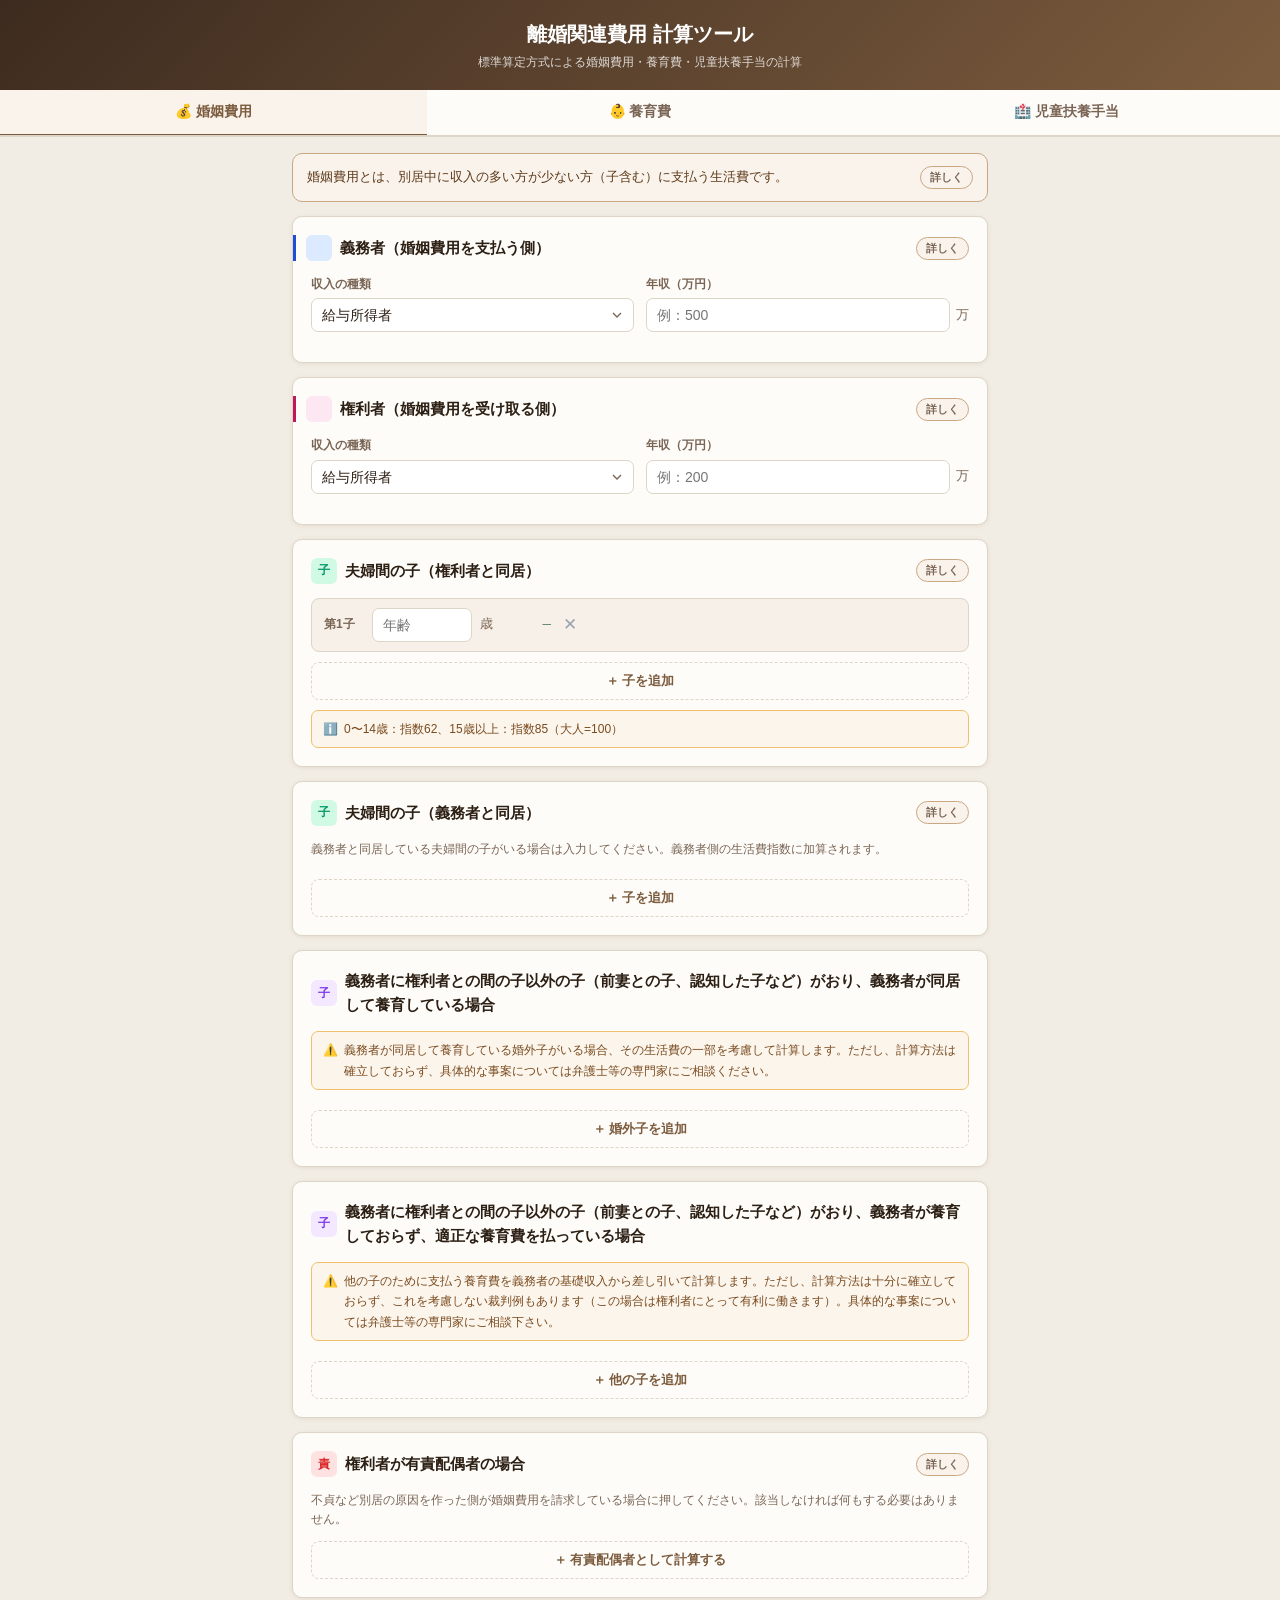
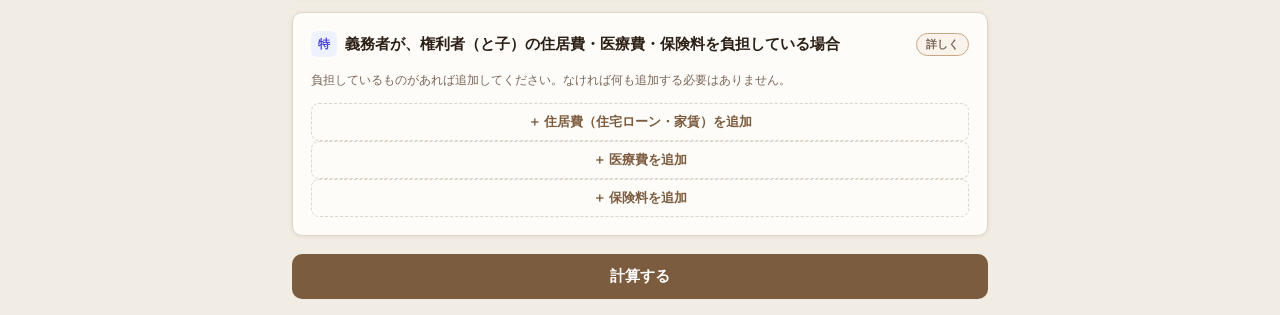
<file: index.html>
<!DOCTYPE html>
<html lang="ja">
<head>
  <meta charset="UTF-8">
  <meta name="viewport" content="width=device-width, initial-scale=1.0, maximum-scale=1.0">
  <title>離婚関連費用 計算ツール</title>
  <style>
    :root{--primary:#7C5C3E;--primary-hover:#5D4230;--primary-light:#FAF3EC;--success:#4D7C5A;--success-light:#EEF7F1;--success-border:#95C4A4;--warning:#B07A3C;--warning-light:#FBF5EC;--danger:#B84040;--danger-light:#FEF2F2;--border:#DDD5C8;--bg:#F2EDE4;--card:#FEFCF9;--text:#2C1F14;--text-muted:#7A6555;--radius:10px;--shadow:0 1px 4px rgba(100,60,20,.10)}
    *,*::before,*::after{box-sizing:border-box;margin:0;padding:0}
    body{font-family:-apple-system,BlinkMacSystemFont,'Noto Sans JP','Hiragino Kaku Gothic ProN',sans-serif;background:var(--bg);color:var(--text);font-size:14px;line-height:1.6;min-height:100vh}
    .header{background:linear-gradient(135deg,#3D2B1F,#7C5C3E);color:#fff;padding:18px 20px;text-align:center}
    .header h1{font-size:20px;font-weight:700}.header p{font-size:12px;opacity:.8;margin-top:3px}
    .tabs{display:flex;background:var(--card);border-bottom:2px solid var(--border);overflow-x:auto;position:sticky;top:0;z-index:10}
    .tab-btn{flex:1;min-width:90px;padding:13px 6px;border:none;background:none;cursor:pointer;font-size:14px;font-weight:600;color:var(--text-muted);border-bottom:3px solid transparent;margin-bottom:-2px;transition:all .2s;white-space:nowrap}
    .tab-btn.active{color:var(--primary);border-bottom-color:var(--primary);background:var(--primary-light)}
    .container{max-width:720px;margin:0 auto;padding:16px 12px}
    .panel{display:none}.panel.active{display:block}
    .info-banner{background:var(--primary-light);border:1px solid #C8A882;border-radius:var(--radius);padding:12px 14px;margin-bottom:14px;display:flex;justify-content:space-between;align-items:center;gap:10px}
    .info-banner p{font-size:13px;color:#5D3A1A;flex:1}
    .card{background:var(--card);border-radius:var(--radius);border:1px solid var(--border);padding:18px;margin-bottom:14px;box-shadow:var(--shadow)}
    .card-title{font-size:15px;font-weight:700;margin-bottom:14px;display:flex;align-items:center;gap:8px;color:var(--text)}
    .icon{width:26px;height:26px;border-radius:6px;flex-shrink:0;display:inline-flex;align-items:center;justify-content:center;font-size:12px;font-weight:700}
    .icon-obligor{background:#dbeafe;color:#1d4ed8}
    .icon-obligee{background:#fce7f3;color:#be185d}
    .icon-child{background:#d1fae5;color:#059669}
    .icon-other{background:#f3e8ff;color:#7c3aed}
    .person-obligor .card-title{border-left:3px solid #1d4ed8;padding-left:10px;margin-left:-18px}
    .person-obligee .card-title{border-left:3px solid #be185d;padding-left:10px;margin-left:-18px}
    .help-btn{border:1px solid #C8A882;border-radius:20px;background:#FAF3EC;color:var(--text-muted);cursor:pointer;font-size:11px;font-weight:600;flex-shrink:0;margin-left:auto;padding:3px 9px;white-space:nowrap;transition:all .2s}
    .help-btn:hover{background:var(--primary-light);border-color:var(--primary);color:var(--primary)}
    .form-row{display:grid;grid-template-columns:1fr 1fr;gap:12px;margin-bottom:12px}
    @media(max-width:480px){.form-row{grid-template-columns:1fr}}
    .form-group{display:flex;flex-direction:column;gap:4px}
    label{font-size:12px;font-weight:600;color:var(--text-muted)}
    .input-wrap{display:flex;align-items:center;gap:6px}.input-wrap input,.input-wrap select{flex:1}
    .unit{font-size:13px;color:var(--text-muted);white-space:nowrap}
    input[type=number],input[type=text],select{width:100%;padding:8px 10px;border:1.5px solid var(--border);border-radius:7px;font-size:14px;color:var(--text);background:#fff;transition:border-color .2s;-webkit-appearance:none}
    input:focus,select:focus{outline:none;border-color:var(--primary);box-shadow:0 0 0 3px rgba(124,92,62,.12)}
    select{background-image:url("data:image/svg+xml,%3Csvg xmlns='http://www.w3.org/2000/svg' width='16' height='16' viewBox='0 0 24 24' fill='none' stroke='%237A6555' stroke-width='2'%3E%3Cpath d='M6 9l6 6 6-6'/%3E%3C/svg%3E");background-repeat:no-repeat;background-position:right 8px center;padding-right:30px}
    .extra-fields{background:#F7F0E8;border-radius:8px;padding:12px;margin-top:8px;border:1px dashed var(--border)}
    .children-list{display:flex;flex-direction:column;gap:8px;margin-bottom:10px}
    .child-row{display:flex;align-items:center;gap:8px;background:#F7F0E8;border-radius:8px;padding:9px 12px;border:1px solid var(--border)}
    .child-label{font-size:12px;font-weight:600;color:var(--text-muted);min-width:40px}
    .child-row input{flex:1;max-width:100px}
    .age-index{font-size:12px;color:var(--success);font-weight:600;min-width:50px;text-align:right}
    .btn-remove{background:none;border:none;cursor:pointer;color:#9ca3af;padding:4px;font-size:17px;line-height:1}
    .btn-remove:hover{color:var(--danger)}
    .btn-add{width:100%;padding:9px;border:1.5px dashed var(--border);background:none;border-radius:8px;cursor:pointer;font-size:13px;font-weight:600;color:var(--primary);display:flex;align-items:center;justify-content:center;gap:6px}
    .btn-add:hover{background:var(--primary-light);border-color:var(--primary)}
    .btn-calc{width:100%;padding:13px;background:var(--primary);color:#fff;border:none;border-radius:var(--radius);font-size:15px;font-weight:700;cursor:pointer;transition:background .2s;margin-top:4px}
    .btn-calc:hover{background:var(--primary-hover)}
    .result-box{background:var(--success-light);border:1.5px solid var(--success-border);border-radius:var(--radius);padding:20px;margin-bottom:14px}
    .result-box.warning{background:var(--warning-light);border-color:#F0C070}
    .result-label{font-size:13px;font-weight:600;color:var(--success);margin-bottom:2px}
    .result-box.warning .result-label{color:var(--warning)}
    .result-amount{font-size:32px;font-weight:800;color:var(--success);line-height:1.1}
    .result-box.warning .result-amount{color:var(--warning)}
    .result-sub{font-size:13px;color:#2D5E3A;margin-top:6px}
    .result-box.warning .result-sub{color:#7A4A1E}
    .formula-header{background:#EDE5D8;border:1px solid #C8A882;border-radius:8px;padding:12px 14px;margin-bottom:14px}
    .formula-header .fh-title{font-size:11px;font-weight:700;color:var(--text-muted);letter-spacing:.06em;text-transform:uppercase;margin-bottom:8px}
    .formula-header .fh-eq{font-family:'Courier New',monospace;font-size:12px;color:var(--primary);font-weight:700;margin-bottom:4px;word-break:break-all;line-height:1.8}
    .formula-header .fh-vars{font-size:11.5px;color:var(--text-muted);line-height:2;margin-top:8px;border-top:1px dashed #C8A882;padding-top:8px}
    .breakdown{background:#F7F0E8;border-radius:8px;border:1px solid var(--border);padding:14px;margin-bottom:14px}
    .breakdown-title{font-size:12px;font-weight:700;color:var(--text-muted);margin-bottom:10px;text-transform:uppercase;letter-spacing:.05em}
    .bk-row{display:flex;justify-content:space-between;align-items:flex-start;padding:5px 0;border-bottom:1px dashed #DDD5C8;gap:8px;font-size:13px}
    .bk-row:last-child{border-bottom:none}
    .bk-key{color:var(--text-muted);flex:1}.bk-val{font-weight:700;white-space:nowrap;color:var(--text)}
    .bk-desc{font-size:12px;color:var(--text);padding:3px 2px 6px;line-height:1.65;background:#fff;border-radius:5px;padding:6px 8px;margin:4px 0 6px;border-left:3px solid #C8A882}
    .bk-formula{font-size:11.5px;color:var(--text-muted);background:#EDE5D8;padding:6px 10px;border-radius:5px;font-family:'Courier New',monospace;margin-top:2px;margin-bottom:6px;line-height:1.8;word-break:break-all}
    .re-card-top select{flex:1}
    .ratio-row input{width:72px}
    .sec-title{font-size:12px;font-weight:700;color:var(--text-muted);letter-spacing:.06em;text-transform:uppercase;margin:14px 0 10px;display:flex;align-items:center;gap:8px}
    .sec-title::after{content:'';flex:1;height:1px;background:var(--border)}
    .note{font-size:12px;color:#7A4A1E;background:#FBF5EC;border:1px solid #F0C070;border-radius:7px;padding:8px 12px 8px 32px;margin-top:8px;position:relative;line-height:1.7}
    .note-icon{position:absolute;left:11px;top:8px}
    .legal-text{width:100%;box-sizing:border-box;min-height:260px;font-size:12px;line-height:1.9;padding:10px 12px;border:1px solid var(--border);border-radius:7px;background:#fff;color:var(--text);font-family:inherit;resize:vertical;white-space:pre-wrap}
    .btn-copy{width:100%;margin-top:8px;padding:11px;background:var(--primary);color:#fff;border:none;border-radius:var(--radius);font-size:14px;font-weight:700;cursor:pointer}
    .btn-copy:hover{background:var(--primary-hover)}
    .note-plain{padding-left:12px}
    .note-plain>div+div{margin-top:6px}
    .err-msg{background:var(--danger-light);border:1px solid #fca5a5;border-radius:8px;padding:10px 14px;color:var(--danger);font-size:13px;margin-bottom:12px}
    .modal-overlay{position:fixed;top:0;left:0;right:0;bottom:0;background:rgba(0,0,0,.5);z-index:100;display:none;align-items:flex-start;justify-content:center;padding:20px;overflow-y:auto}
    .modal-overlay.open{display:flex}
    .modal-box{background:var(--card);border-radius:14px;padding:22px;max-width:500px;width:100%;margin:auto;position:relative;border:1px solid var(--border)}
    .modal-close{position:absolute;top:12px;right:12px;background:none;border:none;cursor:pointer;font-size:20px;color:var(--text-muted);padding:4px}
    .modal-title{font-size:16px;font-weight:700;margin-bottom:14px;padding-right:30px;color:var(--primary)}
    .modal-body{font-size:13px;line-height:1.75}
    .modal-body h4{font-size:13px;font-weight:700;margin:12px 0 5px;color:var(--text)}
    .modal-body p{margin-bottom:8px}
    .modal-body ol,.modal-body ul{padding-left:16px;margin-bottom:8px}
    .modal-body li{margin-bottom:5px}
    .help-note{background:#FBF5EC;border-left:3px solid #C8A882;padding:8px 12px;border-radius:0 6px 6px 0;margin:10px 0;font-size:12px}
    .modal-body table{width:100%;border-collapse:collapse;margin:8px 0}
    .modal-body th,.modal-body td{padding:6px 8px;border:1px solid var(--border);font-size:12px}
    .modal-body th{background:var(--primary-light);color:var(--primary)}
    .br-table{width:100%;border-collapse:collapse;font-size:13px;margin:8px 0}
    .br-table th{background:#EDE5D8;color:var(--primary);padding:7px 10px;text-align:left;font-weight:700;border-bottom:2px solid #C8A882}
    .br-table td{padding:7px 10px;border-bottom:1px dashed var(--border);vertical-align:middle}
    .br-table tr:last-child td{border-bottom:none}
    .br-table .num{text-align:right;font-weight:700;white-space:nowrap}
    .br-table .pos{color:var(--success)}.br-table .neg{color:var(--danger)}
    .br-table tr.breakeven{background:#FFFBEC}
    .phase-badge{display:inline-block;font-size:10px;font-weight:700;padding:2px 6px;border-radius:10px;margin-left:4px;vertical-align:middle}
    .phase-badge.stop{background:#FEF2F2;color:var(--danger);border:1px solid #fca5a5}
  </style>
</head>
<body>
<header class="header">
  <h1>離婚関連費用 計算ツール</h1>
  <p>標準算定方式による婚姻費用・養育費・児童扶養手当の計算</p>
</header>
<nav class="tabs">
  <button class="tab-btn active" onclick="switchTab('konin',this)">💰 婚姻費用</button>
  <button class="tab-btn" onclick="switchTab('youiku',this)">👶 養育費</button>
  <button class="tab-btn" onclick="switchTab('break',this)">🏥 児童扶養手当</button>
</nav>
<div class="container">

  <!-- ===== 婚姻費用 ===== -->
  <div id="panel-konin" class="panel active">
    <div class="info-banner">
      <p>婚姻費用とは、別居中に収入の多い方が少ない方（子含む）に支払う生活費です。</p>
      <button class="help-btn" onclick="showHelp('konin')">詳しく</button>
    </div>
    <div class="card person-obligor">
      <div class="card-title"><span class="icon icon-obligor"></span>義務者（婚姻費用を支払う側）<button class="help-btn" onclick="showHelp('obligor')">詳しく</button></div>
      <div class="form-row">
        <div class="form-group"><label>収入の種類</label>
          <select id="k-ob-type" onchange="toggleExtra('k-ob')">
            <option value="employee">給与所得者</option>
            <option value="self">事業所得者（課税所得）</option>
            <option value="mixed">給与＋事業所得</option>
          </select>
        </div>
        <div class="form-group"><label id="k-ob-salary-label">年収（万円）</label>
          <div class="input-wrap"><input type="number" id="k-ob-salary" placeholder="例：500" min="0"><span class="unit">万</span></div>
        </div>
      </div>
      <div id="k-ob-extra" class="extra-fields" style="display:none">
        <div class="form-row">
          <div class="form-group"><label>事業所得（万円）</label><div class="input-wrap"><input type="number" id="k-ob-business" placeholder="例：100" min="0"><span class="unit">万</span></div></div>
          <div class="form-group"><label>社会保険料（万円）</label><div class="input-wrap"><input type="number" id="k-ob-insurance" placeholder="例：15" min="0"><span class="unit">万</span></div></div>
        </div>
      </div>
    </div>
    <div class="card person-obligee">
      <div class="card-title"><span class="icon icon-obligee"></span>権利者（婚姻費用を受け取る側）<button class="help-btn" onclick="showHelp('obligor')">詳しく</button></div>
      <div class="form-row">
        <div class="form-group"><label>収入の種類</label>
          <select id="k-ee-type" onchange="toggleExtra('k-ee')">
            <option value="employee">給与所得者</option>
            <option value="self">事業所得者（課税所得）</option>
            <option value="mixed">給与＋事業所得</option>
          </select>
        </div>
        <div class="form-group"><label id="k-ee-salary-label">年収（万円）</label>
          <div class="input-wrap"><input type="number" id="k-ee-salary" placeholder="例：200" min="0"><span class="unit">万</span></div>
        </div>
      </div>
      <div id="k-ee-extra" class="extra-fields" style="display:none">
        <div class="form-row">
          <div class="form-group"><label>事業所得（万円）</label><div class="input-wrap"><input type="number" id="k-ee-business" placeholder="例：100" min="0"><span class="unit">万</span></div></div>
          <div class="form-group"><label>社会保険料（万円）</label><div class="input-wrap"><input type="number" id="k-ee-insurance" placeholder="例：15" min="0"><span class="unit">万</span></div></div>
        </div>
      </div>
    </div>
    <!-- ③ Changed label for 婚姻費用 child section -->
    <div class="card">
      <div class="card-title"><span class="icon icon-child">子</span>夫婦間の子（権利者と同居）<button class="help-btn" onclick="showHelp('child_index')">詳しく</button></div>
      <div id="k-children-list" class="children-list"></div>
      <button class="btn-add" onclick="addChild('k')">＋ 子を追加</button>
      <div class="note" style="margin-top:10px"><span class="note-icon">ℹ️</span>0〜14歳：指数62、15歳以上：指数85（大人=100）</div>
    </div>
    <!-- ④ New card: 夫婦間の子（義務者と同居）for 婚姻費用 -->
    <div class="card">
      <div class="card-title"><span class="icon icon-child">子</span>夫婦間の子（義務者と同居）<button class="help-btn" onclick="showHelp('ob_child')">詳しく</button></div>
      <p style="font-size:12px;color:var(--text-muted);margin-bottom:10px">義務者と同居している夫婦間の子がいる場合は入力してください。義務者側の生活費指数に加算されます。</p>
      <div id="k-ob-children-list" class="children-list"></div>
      <button class="btn-add" onclick="addObChild('k')">＋ 子を追加</button>
    </div>
    <!-- ⑥ New card: 義務者が同居して養育する婚外子 for 婚姻費用 -->
    <div class="card">
      <div class="card-title"><span class="icon icon-other">子</span>義務者に権利者との間の子以外の子（前妻との子、認知した子など）がおり、義務者が同居して養育している場合</div>
      <div class="note" style="margin-bottom:10px"><span class="note-icon">⚠️</span>義務者が同居して養育している婚外子がいる場合、その生活費の一部を考慮して計算します。ただし、計算方法は確立しておらず、具体的な事案については弁護士等の専門家にご相談ください。</div>
      <div id="k-res-other-list" class="children-list"></div>
      <button class="btn-add" onclick="addResOtherChild('k')">＋ 婚外子を追加</button>
      <div id="k-res-other-parent-wrap" style="display:none;margin-top:10px">
        <div class="form-group"><label>婚外子の他方の親の年収（万円）（不明な場合は空欄）</label>
          <div class="input-wrap"><input type="number" id="k-res-other-income" placeholder="例：200" min="0"><span class="unit">万</span></div>
        </div>
      </div>
    </div>
    <!-- ⑨ Renamed "他の子" card for 婚姻費用 -->
    <div class="card">
      <div class="card-title"><span class="icon icon-other">子</span>義務者に権利者との間の子以外の子（前妻との子、認知した子など）がおり、義務者が養育しておらず、適正な養育費を払っている場合</div>
      <div class="note" style="margin-bottom:10px"><span class="note-icon">⚠️</span>他の子のために支払う養育費を義務者の基礎収入から差し引いて計算します。ただし、計算方法は十分に確立しておらず、これを考慮しない裁判例もあります（この場合は権利者にとって有利に働きます）。具体的な事案については弁護士等の専門家にご相談下さい。</div>
      <div id="k-other-list" class="children-list"></div>
      <button class="btn-add" onclick="addOtherChild('k')">＋ 他の子を追加</button>
      <div id="k-other-parent-wrap" style="display:none;margin-top:10px">
        <div class="form-group"><label>他の子の養育者（他方の親）の年収（万円）</label>
          <div class="input-wrap"><input type="number" id="k-other-parent-income" placeholder="例：200" min="0"><span class="unit">万</span></div>
        </div>
      </div>
    </div>
    <!-- 有責配偶者（婚姻費用のみ） -->
    <div class="card">
      <div class="card-title"><span class="icon" style="background:#fee2e2;color:#dc2626">責</span>権利者が有責配偶者の場合<button class="help-btn" onclick="showHelp('yuseki')">詳しく</button></div>
      <p style="font-size:12px;color:var(--text-muted);margin-bottom:12px">不貞など別居の原因を作った側が婚姻費用を請求している場合に押してください。該当しなければ何もする必要はありません。</p>
      <div id="k-yuseki-list"></div>
      <button class="btn-add" id="k-add-yuseki" onclick="addYuseki()">＋ 有責配偶者として計算する</button>
    </div>
    <!-- 特別経費 -->
    <div class="card">
      <div class="card-title"><span class="icon" style="background:#eef2ff;color:#4f46e5">特</span>義務者が、権利者（と子）の住居費・医療費・保険料を負担している場合<button class="help-btn" onclick="showHelp('housing')">詳しく</button></div>
      <p style="font-size:12px;color:var(--text-muted);margin-bottom:12px">負担しているものがあれば追加してください。なければ何も追加する必要はありません。</p>
      <div id="k-special-list"></div>
      <div class="note" id="k-special-note" style="display:none"><span class="note-icon">ℹ️</span>標準額は権利者の年間収入階級に応じて、司法研修所編『養育費，婚姻費用の算定に関する実証的研究』31頁「（資料2）平成25〜29年 特別経費実収入比の平均値」から自動で判定します。控除できるのは<strong>標準額が上限</strong>で、負担額の全額ではありません（住宅ローンの超過部分は資産形成的支出として財産分与で清算）。</div>
      <button class="btn-add" id="k-add-housing" onclick="addSpecialCost('housing')">＋ 住居費（住宅ローン・家賃）を追加</button>
      <button class="btn-add" id="k-add-medical" onclick="addSpecialCost('medical')">＋ 医療費を追加</button>
      <button class="btn-add" id="k-add-insurance" onclick="addSpecialCost('insurance')">＋ 保険料を追加</button>
    </div>
    <button class="btn-calc" onclick="calcKonin()">計算する</button>
    <div id="k-result" style="display:none;margin-top:14px"></div>
  </div>

  <!-- ===== 養育費 ===== -->
  <div id="panel-youiku" class="panel">
    <div class="info-banner">
      <p>養育費とは、子と別れて暮らす親が、子と暮らす親に支払う養育に必要な費用です。</p>
      <button class="help-btn" onclick="showHelp('youiku')">詳しく</button>
    </div>
    <div class="card person-obligor">
      <div class="card-title"><span class="icon icon-obligor"></span>義務者（養育費を支払う側）<button class="help-btn" onclick="showHelp('obligor')">詳しく</button></div>
      <div class="form-row">
        <div class="form-group"><label>収入の種類</label>
          <select id="y-ob-type" onchange="toggleExtra('y-ob')">
            <option value="employee">給与所得者</option>
            <option value="self">事業所得者（課税所得）</option>
            <option value="mixed">給与＋事業所得</option>
          </select>
        </div>
        <div class="form-group"><label id="y-ob-salary-label">年収（万円）</label>
          <div class="input-wrap"><input type="number" id="y-ob-salary" placeholder="例：500" min="0"><span class="unit">万</span></div>
        </div>
      </div>
      <div id="y-ob-extra" class="extra-fields" style="display:none">
        <div class="form-row">
          <div class="form-group"><label>事業所得（万円）</label><div class="input-wrap"><input type="number" id="y-ob-business" placeholder="例：100" min="0"><span class="unit">万</span></div></div>
          <div class="form-group"><label>社会保険料（万円）</label><div class="input-wrap"><input type="number" id="y-ob-insurance" placeholder="例：15" min="0"><span class="unit">万</span></div></div>
        </div>
      </div>
    </div>
    <div class="card person-obligee">
      <div class="card-title"><span class="icon icon-obligee"></span>権利者（養育費を受け取る側）<button class="help-btn" onclick="showHelp('obligor')">詳しく</button></div>
      <div class="form-row">
        <div class="form-group"><label>収入の種類</label>
          <select id="y-ee-type" onchange="toggleExtra('y-ee')">
            <option value="employee">給与所得者</option>
            <option value="self">事業所得者（課税所得）</option>
            <option value="mixed">給与＋事業所得</option>
          </select>
        </div>
        <div class="form-group"><label id="y-ee-salary-label">年収（万円）</label>
          <div class="input-wrap"><input type="number" id="y-ee-salary" placeholder="例：200" min="0"><span class="unit">万</span></div>
        </div>
      </div>
      <div id="y-ee-extra" class="extra-fields" style="display:none">
        <div class="form-row">
          <div class="form-group"><label>事業所得（万円）</label><div class="input-wrap"><input type="number" id="y-ee-business" placeholder="例：100" min="0"><span class="unit">万</span></div></div>
          <div class="form-group"><label>社会保険料（万円）</label><div class="input-wrap"><input type="number" id="y-ee-insurance" placeholder="例：15" min="0"><span class="unit">万</span></div></div>
        </div>
      </div>
    </div>
    <!-- ③ Changed label for 養育費 child section -->
    <div class="card">
      <div class="card-title"><span class="icon icon-child">子</span>(元)夫婦間の子（権利者と同居）<button class="help-btn" onclick="showHelp('child_index')">詳しく</button></div>
      <div id="y-children-list" class="children-list"></div>
      <button class="btn-add" onclick="addChild('y')">＋ 子を追加</button>
      <div class="note" style="margin-top:10px"><span class="note-icon">ℹ️</span>0〜14歳：指数62、15歳以上：指数85（大人=100）</div>
    </div>
    <!-- ④ New card: 夫婦間の子（義務者と同居）for 養育費 -->
    <div class="card">
      <div class="card-title"><span class="icon icon-child">子</span>(元)夫婦間の子（義務者と同居）<button class="help-btn" onclick="showHelp('ob_child')">詳しく</button></div>
      <p style="font-size:12px;color:var(--text-muted);margin-bottom:10px">義務者と同居している夫婦間の子がいる場合は入力してください。義務者側の生活費指数に加算されます。</p>
      <div id="y-ob-children-list" class="children-list"></div>
      <button class="btn-add" onclick="addObChild('y')">＋ 子を追加</button>
    </div>
    <!-- ⑥ New card: 義務者が同居して養育する婚外子 for 養育費 -->
    <div class="card">
      <div class="card-title"><span class="icon icon-other">子</span>義務者に権利者との間の子以外の子（前妻との子、認知した子など）がおり、義務者が同居して養育している場合</div>
      <div class="note" style="margin-bottom:10px"><span class="note-icon">⚠️</span>義務者が同居して養育している婚外子がいる場合、その生活費の一部を考慮して計算します。ただし、計算方法は確立しておらず、具体的な事案については弁護士等の専門家にご相談ください。</div>
      <div id="y-res-other-list" class="children-list"></div>
      <button class="btn-add" onclick="addResOtherChild('y')">＋ 婚外子を追加</button>
      <div id="y-res-other-parent-wrap" style="display:none;margin-top:10px">
        <div class="form-group"><label>婚外子の他方の親の年収（万円）（不明な場合は空欄）</label>
          <div class="input-wrap"><input type="number" id="y-res-other-income" placeholder="例：200" min="0"><span class="unit">万</span></div>
        </div>
      </div>
    </div>
    <!-- ⑨ Renamed "他の子" card for 養育費 -->
    <div class="card">
      <div class="card-title"><span class="icon icon-other">子</span>義務者に権利者との間の子以外の子（前妻との子、認知した子など）がおり、義務者が養育しておらず、適正な養育費を払っている場合</div>
      <div class="note" style="margin-bottom:10px"><span class="note-icon">⚠️</span>他の子のために支払う養育費を義務者の基礎収入から差し引いて計算します。ただし、計算方法は十分に確立しておらず、これを考慮しない裁判例もあります（この場合は権利者にとって有利に働きます）。具体的な事案については弁護士等の専門家にご相談下さい。</div>
      <div id="y-other-list" class="children-list"></div>
      <button class="btn-add" onclick="addOtherChild('y')">＋ 他の子を追加</button>
      <div id="y-other-parent-wrap" style="display:none;margin-top:10px">
        <div class="form-group"><label>他の子の養育者（他方の親）の年収（万円）</label>
          <div class="input-wrap"><input type="number" id="y-other-parent-income" placeholder="例：200" min="0"><span class="unit">万</span></div>
        </div>
      </div>
    </div>
    <!-- 特別経費 -->
    <div class="card">
      <div class="card-title"><span class="icon" style="background:#eef2ff;color:#4f46e5">特</span>義務者が、権利者（と子）の住居費・医療費・保険料を負担している場合<button class="help-btn" onclick="showHelp('housing')">詳しく</button></div>
      <p style="font-size:12px;color:var(--text-muted);margin-bottom:12px">負担しているものがあれば追加してください。なければ何も追加する必要はありません。</p>
      <div id="y-special-list"></div>
      <div class="note" id="y-special-note" style="display:none"><span class="note-icon">ℹ️</span>標準額は権利者の年間収入階級に応じて、司法研修所編『養育費，婚姻費用の算定に関する実証的研究』31頁「（資料2）平成25〜29年 特別経費実収入比の平均値」から自動で判定します。控除できるのは<strong>標準額が上限</strong>で、負担額の全額ではありません（住宅ローンの超過部分は資産形成的支出として財産分与で清算）。</div>
      <button class="btn-add" id="y-add-housing" onclick="addSpecialCost('housing')">＋ 住居費（住宅ローン・家賃）を追加</button>
      <button class="btn-add" id="y-add-medical" onclick="addSpecialCost('medical')">＋ 医療費を追加</button>
      <button class="btn-add" id="y-add-insurance" onclick="addSpecialCost('insurance')">＋ 保険料を追加</button>
    </div>
    <button class="btn-calc" onclick="calcYouiku()">計算する</button>
    <div id="y-result" style="display:none;margin-top:14px"></div>
  </div>


  <!-- ===== 損益分岐点 ===== -->
  <div id="panel-break" class="panel">
    <div class="info-banner">
      <p>婚姻費用（離婚前）と養育費＋児童扶養手当（離婚後）を比較し、<strong>経済的に離婚が有利になる損益分岐点</strong>を計算します。</p>
      <button class="help-btn" onclick="showHelp('break_overview')">詳しく</button>
    </div>

    <!-- 権利者の収入 -->
    <div class="card person-obligee">
      <div class="card-title"><span class="icon icon-obligee"></span>権利者（離婚後に養育費・手当を受け取る側）の年収</div>
      <div class="form-row" style="margin-bottom:0">
        <div class="form-group">
          <label>年収（万円）<button class="help-btn" onclick="showHelp('break_income')">詳しく</button></label>
          <div class="input-wrap"><input type="number" id="br-income" placeholder="例：200" min="0"><span class="unit">万</span></div>
        </div>
      </div>
      <div class="note" style="margin-top:10px"><span class="note-icon">ℹ️</span>給与所得者の年収（額面）を入力してください。事業所得者の場合は弁護士等にご相談ください。</div>
    </div>

    <!-- 子の情報 -->
    <div class="card">
      <div class="card-title"><span class="icon icon-child">子</span>子の情報（誕生年月）</div>
      <div class="note" style="margin-bottom:10px"><span class="note-icon">ℹ️</span>誕生年月は、婚姻費用・養育費タブで入力した<strong>年齢から自動で入ります</strong>。入力は不要です。手当や養育費の終期は誕生月で変わるため、正確な年月が分かる場合だけ上書きしてください。</div>
      <div id="br-children-list"></div>
    </div>

    <!-- 月額・終期 -->
    <div class="card">
      <div class="card-title"><span class="icon icon-obligor"></span>婚姻費用・養育費の月額</div>
      <div class="form-row">
        <div class="form-group">
          <label>婚姻費用（月額・万円）<button class="help-btn" onclick="showHelp('konin')">詳しく</button></label>
          <div class="input-wrap"><input type="number" id="br-konin" placeholder="例：10" min="0" step="0.1"><span class="unit">万</span></div>
        </div>
        <div class="form-group">
          <label>養育費（月額・万円）<button class="help-btn" onclick="showHelp('youiku')">詳しく</button></label>
          <div class="input-wrap"><input type="number" id="br-youiku" placeholder="例：6" min="0" step="0.1"><span class="unit">万</span></div>
        </div>
      </div>
      <div class="form-row" style="margin-bottom:0">
        <div class="form-group">
          <label>養育費の支払終期（末子が何歳まで）</label>
          <select id="br-youiku-end-age">
            <option value="18">18歳（高校卒業）</option>
            <option value="20">20歳（成人）</option>
            <option value="22">22歳（大学卒業）</option>
          </select>
        </div>
      </div>
      <div class="note" style="margin-top:10px"><span class="note-icon">ℹ️</span>婚姻費用・養育費の金額は「婚姻費用」「養育費」タブで計算した金額を参照してください。</div>
    </div>

    <button class="btn-calc" onclick="calcBreakeven()">損益分岐点を計算する</button>
    <div id="br-result" style="display:none;margin-top:14px"></div>
  </div>

</div>

<!-- モーダル -->
<div id="help-modal" class="modal-overlay" onclick="closeModal()">
  <div class="modal-box" onclick="event.stopPropagation()">
    <button class="modal-close" onclick="closeModal()">✕</button>
    <div class="modal-title" id="modal-title"></div>
    <div class="modal-body" id="modal-body"></div>
  </div>
</div>

<script>
const EMPLOYEE_RATES=[[75,54],[100,50],[125,46],[175,44],[275,43],[525,42],[725,41],[1325,40],[1475,39],[2000,38]];
const SELF_RATES=[[66,61],[82,60],[98,59],[256,58],[349,57],[392,56],[496,55],[563,54],[784,53],[942,52],[1046,51],[1179,50],[1482,49],[1567,48]];

const HELP={
  konin:{title:'婚姻費用について',body:`<p><strong>婚姻費用</strong>とは、婚姻関係が続いている間（別居中を含む）、収入の多い一方が少ない一方（子の養育費含む）に対して支払う生活費のことです。</p><h4>いつから請求できますか？</h4><p>一般的に、請求または調停申立てをした月からとされています。時期が遅れると請求できる範囲が限られることがあります。</p><h4>請求の手順</h4><ol><li><strong>話し合い</strong>：まず相手方に対して直接請求します。</li><li><strong>調停の申立て</strong>：家庭裁判所に「婚姻費用分担調停」を申し立てることができます。</li><li><strong>審判</strong>：調停で合意に至らない場合は審判に移行し、裁判官が金額を決定します。</li></ol><h4>支払われない場合</h4><p>調停調書や審判書がある場合、強制執行の手続きをとることができる場合があります。</p>`},
  youiku:{title:'養育費について',body:`<p><strong>養育費</strong>とは、子と離れて暮らす親が、子を養育している親に対して支払う、子の生活・教育に必要な費用のことです。</p><h4>いつまで支払いますか？</h4><p>一般的には子が18歳（高校卒業時）になるまでとされることが多いですが、大学等進学の場合の取り決めは当事者間の合意によります。</p><h4>請求の手順</h4><ol><li><strong>話し合い</strong>：当事者間で協議して決定します。合意内容は書面に残しておくことが重要です。</li><li><strong>調停の申立て</strong>：家庭裁判所に「養育費請求調停」を申し立てることができます。</li><li><strong>審判</strong>：調停で合意に至らない場合は審判に移行し、裁判官が決定します。</li></ol><h4>支払われない場合</h4><p>公正証書（強制執行認諾条項付き）や調停調書・審判書がある場合、強制執行の手続きをとることができる場合があります。また、家庭裁判所に履行勧告の申出をすることもできます。</p>`},
  obligor:{title:'義務者・権利者とは',body:`<h4>義務者</h4><p>婚姻費用または養育費を「支払う義務を負う側」のことです。一般的に収入の多い方が義務者となります。</p><h4>権利者</h4><p>婚姻費用または養育費を「受け取る権利を持つ側」のことです。一般的に収入の少ない方・子と暮らす方が権利者となります。</p><div class="help-note">義務者・権利者はどちらが夫・妻でも構いません。収入状況や子の居住状況によって決まります。</div>`},
  child_index:{title:'子の生活費指数とは',body:`<p>大人の生活費を<strong>100</strong>とした場合に、子の生活費がどの程度の割合になるかを示す数値です。標準算定方式で使用されます。</p><table><tr><th>年齢</th><th>生活費指数</th></tr><tr><td>0〜14歳</td><td>62</td></tr><tr><td>15歳以上</td><td>85</td></tr></table><p style="margin-top:8px">この指数を用いて、各当事者がどの程度の生活費を負担すべきかを算出します。</p>`},
  base_income:{title:'基礎収入とは',body:`<p><strong>基礎収入</strong>とは、総収入から税金・社会保険料・職業費等を控除した後の、実際に生活費として使用できる収入の目安となる金額です。</p><h4>算定方法</h4><ul><li><strong>給与所得者</strong>：年収 × 38〜54%（収入が高いほど割合が低下）</li><li><strong>事業所得者</strong>：課税所得 × 48〜61%</li><li><strong>給与＋事業所得</strong>：多い方の所得に換算した上で合計</li></ul>`},
  ob_child:{title:'義務者と同居する子について',body:`<p>夫婦間の子のうち、義務者（支払う側）と同居している子がいる場合、その子の生活費指数を義務者側の指数に加算します。</p><p>これにより、義務者が養育する子のコストが考慮され、婚姻費用・養育費の金額が調整されます。</p>`},
  break_overview:{title:'損益分岐点とは',body:`<p>離婚を検討する際、<strong>経済的な観点から「いつ離婚するのが得か」</strong>を判断するための計算です。</p><h4>比較の仕組み</h4><ul><li><strong>婚姻継続</strong>：毎月、婚姻費用を受け取る</li><li><strong>今すぐ離婚</strong>：毎月、養育費＋児童扶養手当を受け取る</li></ul><p>この差額を月ごとに累積し、累積差額が0を超えた時点が「損益分岐点」です。</p><h4>注意点</h4><ul><li>児童扶養手当は末子が18歳年度末（3月31日）を迎えると支給が終了します</li><li>養育費は合意した終期（18歳・20歳・22歳等）で終了します</li><li>経済的判断だけでなく、精神的・家庭的事情も重要です</li></ul><div class="help-note">この計算は概算です。具体的な判断は弁護士にご相談ください。</div>`},
  yuseki:{title:'権利者が有責配偶者の場合',body:`<p>不貞行為などによって別居を招いた配偶者（有責配偶者）が婚姻費用を請求してきた場合、実務では、<strong>その配偶者自身の生活費部分の請求は権利の濫用として認められない</strong>と扱われています。</p><h4>子の分は減額されない</h4><p>もっとも、<strong>子には何らの責任もありません</strong>。そのため、子の監護に要する費用については、権利者の有責性にかかわらず義務者が分担すべきものとされています。</p><p>そこでこのアプリでは、このボタンを押すと、婚姻費用を<strong>養育費相当額</strong>（子の分のみ）を上限として算定します。子がいない場合は0円になります。</p><p>なお、有責配偶者であることは請求できる範囲を狭める事由にとどまるため、<strong>これによって金額が増えることはありません</strong>。養育費相当額が減額前の婚姻費用を上回る場合（権利者の収入が高く、婚姻費用に権利者自身の生活費分がそもそも含まれていない場合）は、減額は生じません。</p><h4>養育費は影響を受けない</h4><p>養育費は子自身の権利であり、親の有責性とは無関係です。そのため<strong>養育費タブの金額はこのボタンの影響を受けません</strong>。</p><h4>注意</h4><ul><li>不貞があれば当然に減額されるわけではありません。<strong>不貞と別居との因果関係</strong>や立証の可否、双方の有責の程度によります。</li><li>別居後の不貞など、有責性が否定される場合もあります。</li><li>減額の程度（全部否定か一部減額か）も事案によります。</li><li>子の分の算定方法には、婚姻費用を生活費指数で按分して子の分を取り出す方法もあり、その場合はより低額になります。</li></ul><div class="help-note">有責性の有無は争点になりやすく、判断には証拠の評価が必要です。具体的な事案については弁護士にご相談ください。</div>`},
  housing:{title:'義務者が住居費を負担している場合',body:`<p>義務者が家を出た後も、権利者（と子）が住む家の<strong>住宅ローンや家賃を払い続けている</strong>場合、義務者は自分の新居費用と合わせて住居費を二重に負担していることになります。そこで、公平の観点から婚姻費用・養育費から一定額を控除する扱いがされています。</p><h4>控除できるのは「標準的住居関係費」まで</h4><p>算定表の基礎収入は、総収入から公租公課・職業費・特別経費を統計的に控除して算出されています。この<strong>特別経費には「住居関係費」が含まれている</strong>ため、標準的な住居費はすでに算定表に織り込み済みです。</p><p>したがって負担額の全額を控除すると二重に差し引くことになり、婚姻費用が不当に低額になります。実務では、<strong>権利者の年間収入階級に対応する標準的住居関係費を上限</strong>として控除します。</p><h4>住宅ローンの元本も統計に含まれている</h4><p>統計上の「住居関係費」は、家計調査年報の「住居」の額に<strong>「土地家屋に関する借金返済」の額を加えたもの</strong>です（出典注2）。つまりローンの返済額そのものが織り込まれているため、元本と利息を分けて考える必要はありません。</p><h4>超過部分はどうなるか</h4><p>住宅ローンには「住居を確保する費用」と「資産形成のための支出」の両面があります。標準的住居関係費を超える部分は資産形成的な支出とみなされ、婚姻費用ではなく<strong>財産分与の手続で清算</strong>するのが実務の考え方です。</p><h4>年間収入階級別の標準的住居関係費（月額）</h4><table><tr><th>年間収入</th><th>住居関係費</th><th>年間収入</th><th>住居関係費</th></tr><tr><td>200万円未満</td><td>22,247円</td><td>700万円未満</td><td>58,376円</td></tr><tr><td>250万円未満</td><td>26,630円</td><td>750万円未満</td><td>63,085円</td></tr><tr><td>300万円未満</td><td>35,586円</td><td>800万円未満</td><td>64,056円</td></tr><tr><td>350万円未満</td><td>34,812円</td><td>900万円未満</td><td>64,469円</td></tr><tr><td>400万円未満</td><td>37,455円</td><td>1000万円未満</td><td>68,332円</td></tr><tr><td>450万円未満</td><td>45,284円</td><td>1250万円未満</td><td>78,065円</td></tr><tr><td>500万円未満</td><td>46,562円</td><td>1500万円未満</td><td>78,903円</td></tr><tr><td>550万円未満</td><td>46,659円</td><td>1500万円以上</td><td>91,554円</td></tr><tr><td>600万円未満</td><td>50,890円</td><td colspan="2" style="color:#8a7a68">階級別の平均値のため、<br>階級間で逆転する箇所があります</td></tr><tr><td>650万円未満</td><td>55,167円</td><td colspan="2"></td></tr></table><h4>計算例</h4><p>算定表上の婚姻費用が月10万円、権利者の年収が180万円（標準的住居関係費22,247円）、義務者の住宅ローン負担が月7万円の場合：</p><p>10万円 − 22,247円 ＝ <strong>77,753円</strong>（ローン7万円を全額引くのではない）</p><div class="help-note">出典：司法研修所編『養育費，婚姻費用の算定に関する実証的研究』31頁「（資料2）平成25〜29年 特別経費実収入比の平均値」（家計調査年報第2−6表・全国・二人以上の世帯のうち勤労者世帯）。実際にいくら控除されるかは事案ごとの裁判所の判断によります。</div>`},
  break_income:{title:'児童扶養手当と収入について',body:`<p>児童扶養手当は、<strong>受け取る側（権利者）の前年の所得</strong>に基づいて支給額が決まります。</p><h4>STEP 1：給与所得の算出（給与所得控除 令和2年改正・住民税基準）</h4><table><tr><th>年収</th><th>給与所得控除額</th></tr><tr><td>162.5万円以下</td><td>55万円（一律）</td></tr><tr><td>162.5万〜180万円</td><td>年収×40%−10万円</td></tr><tr><td>180万〜360万円</td><td>年収×30%＋8万円</td></tr><tr><td>360万〜660万円</td><td>年収×20%＋44万円</td></tr><tr><td>660万〜850万円</td><td>年収×10%＋110万円</td></tr><tr><td>850万円超</td><td>195万円（一律）</td></tr></table><p style="margin-top:6px">給与所得 ＝ 年収 − 給与所得控除額</p><h4>STEP 2：所得額の算出</h4><p>所得額 ＝ 給与所得 ＋ 養育費年額×80% − 8万円（社保相当） − 10万円（給与所得者控除）</p><h4>STEP 3：所得制限限度額との比較（2026年度）</h4><table><tr><th>扶養人数（子の数）</th><th>全部支給限度額</th><th>一部支給限度額</th></tr><tr><td>1人</td><td>107万円</td><td>246万円</td></tr><tr><td>2人</td><td>145万円</td><td>284万円</td></tr><tr><td>3人</td><td>183万円</td><td>322万円</td></tr><tr><td>4人</td><td>221万円</td><td>360万円</td></tr></table><div class="help-note">令和6年11月改正で所得限度額が引き上げられました。限度額は毎年度改定されます。</div>`}
};

// ───────────────────────────────────────────────────────────────
// 特別経費の標準額（住居関係費・保健医療・保険掛金）
// 出典：司法研修所編『養育費，婚姻費用の算定に関する実証的研究』31頁
//   （資料2）平成25〜29年 特別経費実収入比の平均値
//   家計調査年報第2-6表 年間収入階級別1世帯当たり1か月間の収入と支出
//   （全国・二人以上の世帯のうち勤労者世帯）
// 住居関係費＝「住居」の額に「土地家屋に関する借金返済」の額を加えたもの（同注2）。
// これら3費目は基礎収入の算出時に総収入から控除済み＝算定表に織り込み済みのため、
// 義務者が権利者側のこれらを直接負担している場合、控除できるのは標準額が上限となる。
// 形式: [年間収入階級の上限(万円・未満), 住居関係費, 保健医療, 保険掛金]（月額・円）
// 統計上の階級別平均値のため階級間で逆転する箇所がある（住居関係費の
// 300万円未満 35,586円 > 350万円未満 34,812円）。補間せず階級をそのまま引く。
const SPECIAL_COST_TABLE=[
  [200,  22247, 4278,  3673],
  [250,  26630, 7078,  8339],
  [300,  35586, 8859,  10456],
  [350,  34812, 8626,  13167],
  [400,  37455, 8804,  13421],
  [450,  45284, 9000,  15320],
  [500,  46562, 9839,  16753],
  [550,  46659, 9888,  19055],
  [600,  50890, 10481, 20979],
  [650,  55167, 10638, 21570],
  [700,  58376, 10752, 24475],
  [750,  63085, 11227, 25426],
  [800,  64056, 11704, 26429],
  [900,  64469, 12566, 31494],
  [1000, 68332, 13722, 35889],
  [1250, 78065, 15452, 37813],
  [1500, 78903, 16156, 46678],
  [Infinity, 91554, 16891, 50486]
];

// 特別経費の費目。UIのselect値・ラベル・SPECIAL_COST_TABLE内の列位置を対応させる。
const SPECIAL_COST_ITEMS=[
  {key:'housing', col:1, label:'住居関係費', note:'住宅ローン・家賃'},
  {key:'medical', col:2, label:'保健医療',   note:'医療費'},
  {key:'insurance',col:3,label:'保険掛金',   note:'生命保険・医療保険などの保険料'}
];

// 権利者の総収入（万円）が属する階級と、3費目の標準額（月額・円）を返す
function stdSpecialCost(income){
  const inc=Number(income)||0;
  for(let i=0;i<SPECIAL_COST_TABLE.length;i++){
    const row=SPECIAL_COST_TABLE[i];
    const max=row[0];
    if(inc<max){
      const lower=i===0?0:SPECIAL_COST_TABLE[i-1][0];
      return{row,label:i===0?'200万円未満':(max===Infinity?'1500万円以上':`${lower}万円以上${max}万円未満`)};
    }
  }
  const last=SPECIAL_COST_TABLE[SPECIAL_COST_TABLE.length-1];
  return{row:last,label:'1500万円以上'};
}

// 資料2の階級は「実収入（税込収入）」基準の勤労者世帯の統計。
// 事業所得者の課税所得をそのまま当てると過小になるため、アプリ内の
// 事業所得⇔給与の換算（×0.85）に合わせて給与換算してから階級を引く。
function housingLookupIncome(ee){
  if(ee.basis==='self')return{income:ee.totalIncome/0.85,converted:true};
  return{income:ee.totalIncome,converted:false};
}

// 有責配偶者（婚姻費用のみ。養育費は子の権利なので影響しない）
function addYuseki(){
  const list=document.getElementById('k-yuseki-list');
  if(!list||document.getElementById('k-yuseki-row'))return;
  const d=document.createElement('div');
  d.className='re-card';
  d.id='k-yuseki-row';
  d.innerHTML=`<div class="re-card-top"><span style="font-weight:700;font-size:14px">権利者を有責配偶者として計算</span><button class="btn-remove" onclick="rmYuseki()">✕</button></div>
    <div class="note" style="margin-top:8px"><span class="note-icon">ℹ️</span>権利者<strong>自身の生活費</strong >の請求は権利の濫用として認めず、<strong>子の監護費用（養育費相当額）に限って</strong>認める計算にします。子がいない場合は0円になります。</div>`;
  list.appendChild(d);
  const btn=document.getElementById('k-add-yuseki');
  if(btn)btn.style.display='none';
}
function rmYuseki(){
  rmEl('k-yuseki-row');
  const btn=document.getElementById('k-add-yuseki');
  if(btn)btn.style.display='';
}
function isYuseki(){return !!document.getElementById('k-yuseki-row');}

// 特別経費の行を両タブに追加する（子の欄と同じく k/y で共有）
function addSpecialCost(key){
  if(_syncing)return;
  const it=SPECIAL_COST_ITEMS.find(x=>x.key===key);
  if(!it)return;
  ['k','y'].forEach(tab=>{
    const list=document.getElementById(`${tab}-special-list`);
    if(!list||document.getElementById(`${tab}-sp-${key}`))return;
    const typeSel=key==='housing'
      ? `<div class="form-group" style="margin-top:8px"><label>負担の種類</label><select id="${tab}-housing-type" onchange="syncSpecial('${tab}','housing-type',this.value)"><option value="loan">住宅ローン</option><option value="rent">家賃</option></select></div>`
      : '';
    const d=document.createElement('div');
    d.className='re-card';
    d.id=`${tab}-sp-${key}`;
    d.innerHTML=`<div class="re-card-top"><span style="font-weight:700;font-size:14px">${it.label}（${it.note}）</span><button class="btn-remove" onclick="rmSpecialCost('${key}')">✕</button></div>
      ${typeSel}
      <div class="form-row" style="margin-bottom:0;margin-top:8px">
        <div class="form-group"><label>義務者の負担額（月額・円）</label>
          <div class="input-wrap"><input type="number" min="0" placeholder="例：72000" id="${tab}-${key}-amount" oninput="syncSpecial('${tab}','${key}-amount',this.value)"><span class="unit">円</span></div>
        </div>
        <div class="form-group"><label>標準額／空欄で自動</label>
          <div class="input-wrap"><input type="number" min="0" placeholder="自動算出" id="${tab}-${key}-std" oninput="syncSpecial('${tab}','${key}-std',this.value)"><span class="unit">円</span></div>
        </div>
      </div>
`;
    list.appendChild(d);
    const btn=document.getElementById(`${tab}-add-${key}`);
    if(btn)btn.style.display='none';
    updSpecialNote(tab);
  });
}

// 費目が1つ以上あるときだけ注記を表示する
function updSpecialNote(tab){
  const list=document.getElementById(`${tab}-special-list`);
  const note=document.getElementById(`${tab}-special-note`);
  if(list&&note)note.style.display=list.children.length?'':'none';
}

function rmSpecialCost(key){
  ['k','y'].forEach(tab=>{
    rmEl(`${tab}-sp-${key}`);
    const btn=document.getElementById(`${tab}-add-${key}`);
    if(btn)btn.style.display='';
    updSpecialNote(tab);
  });
}

// 追加した行の入力を相手タブへ反映する
function syncSpecial(srcTab,suffix,val){
  if(_syncing)return;_syncing=true;
  try{
    const peer=srcTab==='k'?'y':'k';
    const el=document.getElementById(`${peer}-${suffix}`);
    if(el)el.value=val;
  }finally{_syncing=false;}
}

// 特別経費の控除額（月額・円）を算出する。
// 実務の主流は「算定表上の金額から、権利者の収入に対応する標準額を控除する」
// 方法のため、基礎収入ではなく最終金額から控除する。
function calcHousingDeduction(p,ee){
  const look=housingLookupIncome(ee);
  const table=stdSpecialCost(look.income);
  const items=[];
  let total=0;
  for(const it of SPECIAL_COST_ITEMS){
    const amount=nv(`${p}-${it.key}-amount`)||0;
    if(amount<=0)continue;
    const override=nv(`${p}-${it.key}-std`);
    const isOverride=override!==null&&override>=0;
    const std=isOverride?override:table.row[it.col];
    const deduction=Math.min(amount,std);
    total+=deduction;
    items.push({...it,amount,std,deduction,isOverride,capped:amount>std});
  }
  if(!items.length)return null;
  // 住居関係費のみ、ローンか家賃かで説明を変える
  const housingType=v(`${p}-housing-type`)||'loan';
  return{items,deduction:total,housingType,
         bracket:table.label,lookupIncome:look.income,converted:look.converted};
}

// 有責配偶者による減額の内訳HTML
function yusekiBreakdownHtml(yk,annFull){
  if(!yk)return'';
  const split=yk.c2>0;
  return `<div class="breakdown"><div class="breakdown-title">有責配偶者による減額</div>
    ${D('不貞など別居の原因を作った配偶者からの婚姻費用の請求は、自身の生活費部分については権利の濫用として認められないのが実務の扱いです。もっとも子に責任はないため、子の監護費用に相当する部分は認められます。そこで養育費相当額をもって婚姻費用とします。')}
    <div class="bk-row"><span class="bk-key">減額前の婚姻費用（年額）</span><span class="bk-val" style="color:var(--text-muted)">${fmtMan(annFull)}</span></div>
    <div class="bk-row" style="margin-top:6px"><span class="bk-key">子の生活費（c）</span><span class="bk-val">${fmtMan(yk.c)}</span></div>
    <div class="bk-row"><span class="bk-key">義務者の負担額</span><span class="bk-val">${fmtMan(yk.y1)}</span></div>
    ${split?`<div class="bk-row"><span class="bk-key">権利者の負担額（相殺分）</span><span class="bk-val" style="color:#7c3aed">−${fmtMan(yk.y2)}</span></div>`:''}
    <div class="bk-row" style="margin-top:6px"><span class="bk-key">養育費相当額（年額）</span><span class="bk-val">${fmtMan(yk.ann)}</span></div>
    <div class="bk-row" style="padding-top:8px;border-top:2px solid var(--border)"><span class="bk-key" style="font-weight:700;color:var(--primary)">認められる婚姻費用（年額）</span><span class="bk-val" style="color:var(--primary);font-size:15px">${fmtMan(Math.min(annFull,yk.ann))}</span></div>
    ${D(yk.applied
      ?'養育費相当額が減額前の婚姻費用を下回るため、養育費相当額が認められる婚姻費用となります。'
      :'養育費相当額が減額前の婚姻費用を上回っています。有責配偶者の法理は請求できる範囲を狭めるものであって、増額をもたらすものではありません。この場合は、婚姻費用に権利者自身の生活費分がそもそも含まれていない（権利者の収入が自身の取り分を上回っている）ということなので、減額は生じません。')}
  </div>`;
}

// 特別経費控除の内訳HTML。label は「婚姻費用」「養育費」。
function housingBreakdownHtml(h,label,monBefore,monAfter){
  if(!h)return'';
  const yen=n=>Math.round(n).toLocaleString('ja-JP')+'円';
  const rows=h.items.map(it=>{
    const name=it.key==='housing'?`${it.label}（${h.housingType==='rent'?'家賃':'住宅ローン'}）`:it.label;
    const cap=it.capped
      ?`負担額（${yen(it.amount)}）が標準額（${yen(it.std)}）を超えるため、標準額を上限として控除しています。`
      :`負担額が標準額の範囲内のため、負担額の全額を控除しています。`;
    const extra=it.key==='housing'&&it.capped
      ?(h.housingType==='rent'
        ?'家賃は資産形成的な側面がないため、事案によっては実額の控除が認められることもあります。'
        :'住宅ローンのうち標準額を超える部分は、資産形成的支出として財産分与の手続で清算するのが実務の考え方です。')
      :(it.capped?'超える部分を考慮するかどうかは、事案に応じた判断になります。':'');
    return `<div class="bk-row"><span class="bk-key">${name}</span><span class="bk-val">${yen(it.amount)}／月</span></div>
      <div class="bk-row"><span class="bk-key">　標準額${it.isOverride?'（手入力）':''}</span><span class="bk-val" style="color:var(--text-muted)">${yen(it.std)}／月</span></div>
      <div class="bk-row"><span class="bk-key" style="font-weight:700">　控除額</span><span class="bk-val" style="font-weight:700;color:var(--primary)">−${yen(it.deduction)}／月</span></div>
      ${D(cap+extra)}`;
  }).join('');
  const multi=h.items.length>1;
  return `<div class="breakdown"><div class="breakdown-title">特別経費の控除</div>
    ${D('算定表の基礎収入は、総収入から公租公課・職業費・特別経費（住居関係費・保健医療・保険掛金）を控除して算出されています。これらの標準額はすでに算定表に織り込み済みのため、義務者が権利者側の分を直接負担していても、控除できるのは標準額が上限となります。')}
    <div class="bk-row"><span class="bk-key">権利者の年間収入階級</span><span class="bk-val">${h.bracket}</span></div>
    ${D('この階級に対応する統計上の標準額を使っています。出典：司法研修所編『養育費，婚姻費用の算定に関する実証的研究』31頁（資料2）平成25〜29年 特別経費実収入比の平均値。'+(h.converted?`なお権利者が事業所得者のため、課税所得を給与換算（÷0.85＝約${Math.round(h.lookupIncome)}万円）して階級を判定しています。`:''))}
    ${rows}
    ${multi?`<div class="bk-row" style="padding-top:8px;border-top:2px solid var(--border)"><span class="bk-key" style="font-weight:700;color:var(--primary)">控除額の合計</span><span class="bk-val" style="color:var(--primary);font-size:15px">−${yen(h.deduction)}／月</span></div>`:''}
    <div class="bk-formula">${label} ${yen(monBefore*10000)} − 控除 ${yen(h.deduction)} ＝ ${yen(Math.max(0,monAfter)*10000)}</div>
  </div>`;
}

function getRate(income,table){for(const[max,rate]of table){if(income<=max)return rate;}return table[table.length-1][1];}
function childIndex(age){const n=Number(age);if(n>=0&&n<=14)return 62;if(n>=15)return 85;return 0;}
function fmt(val,d=0){return val.toLocaleString('ja-JP',{maximumFractionDigits:d,minimumFractionDigits:d});}
function fmtMan(val){return fmt(val,3)+'万円';}
function fmtEn(val){return '約'+Math.round(val*10000).toLocaleString('ja-JP')+'円';}

// ───────────────────────────────────────────────────────────────
// 自営業者の総収入の認定
// 出典：司法研修所編『養育費，婚姻費用の算定に関する実証的研究』32頁
// 自営業者の総収入は確定申告書の「課税される所得金額」に基づいて認定するが、
// 同額には税法上控除されているものの現実には支出されていない費用が含まれる
// ため、これらを加算して総収入を認定する必要があるとされている。
const SELF_ADDBACK_ITEMS=[
  {key:'kiso',    label:'基礎控除'},
  {key:'haigu',   label:'配偶者控除・配偶者特別控除'},
  {key:'fuyo',    label:'扶養控除'},
  {key:'kafu',    label:'寡婦・ひとり親控除'},
  {key:'kinro',   label:'勤労学生・障害者控除'},
  {key:'zasson',  label:'雑損控除'},
  {key:'aoiro',   label:'青色申告特別控除'},
  {key:'senju',   label:'専従者給与（現実に支払いがない場合）'},
  {key:'iryo',    label:'医療費控除'},
  {key:'seimei',  label:'生命保険料控除'},
  {key:'songai',  label:'損害保険料控除'},
  {key:'shokibo', label:'小規模企業共済等掛金控除'},
  {key:'kifu',    label:'寄附金控除'},
  {key:'genka',   label:'減価償却費（当該年度に支出がない場合）',caution:true}
];

// 加算額の合計（万円）
function selfAddback(prefix){
  let total=0;
  for(const it of SELF_ADDBACK_ITEMS)total+=nv(`${prefix}-ab-${it.key}`)||0;
  return total;
}

// 加算額の内訳（表示用）
function selfAddbackDetail(prefix){
  return SELF_ADDBACK_ITEMS.map(it=>({label:it.label,value:nv(`${prefix}-ab-${it.key}`)||0}))
    .filter(x=>x.value>0);
}

function updAddback(prefix){
  const el=document.getElementById(`${prefix}-ab-total`);
  if(el)el.textContent=fmtMan(selfAddback(prefix));
}

// 4つの収入欄（婚姻費用・養育費 × 義務者・権利者）に加算欄を生成する
function buildAddbackBlocks(){
  ['k-ob','k-ee','y-ob','y-ee'].forEach(prefix=>{
    const extra=document.getElementById(`${prefix}-extra`);
    if(!extra)return;
    const d=document.createElement('div');
    d.id=`${prefix}-addback`;
    d.style.display='none';
    d.innerHTML=`<details style="margin-top:10px">
      <summary style="cursor:pointer;font-size:13px;font-weight:700;color:var(--primary)">確定申告書からの加算（課税される所得金額に戻す項目）</summary>
      <div class="note" style="margin-top:8px"><span class="note-icon">ℹ️</span>「課税される所得金額」には、税法上控除されているものの<strong>現実には支出されていない費用</strong>が含まれています。確定申告書の「所得から差し引かれる金額」から該当額を転記すると、総収入に加算して計算します。</div>
      ${SELF_ADDBACK_ITEMS.map(it=>`<div class="form-group" style="margin-top:8px"><label>${it.label}${it.caution?'<span style="color:var(--warning)">※</span>':''}</label><div class="input-wrap"><input type="number" min="0" placeholder="0" id="${prefix}-ab-${it.key}" oninput="updAddback('${prefix}')"><span class="unit">万</span></div></div>`).join('')}
      <div class="note" style="margin-top:8px"><span class="note-icon">⚠️</span><span style="color:var(--warning)">※</span>減価償却費は税法上必要経費として控除されますが、当該年度に具体的な支出がありません。総収入に加算すべきか否かは<strong>議論があります</strong>（同32頁注44）。</div>
      <div class="re-equity-row" style="margin-top:8px"><span class="re-equity-label">加算額の合計：</span><span class="re-equity pos" id="${prefix}-ab-total">0.000万円</span></div>
    </details>`;
    extra.parentNode.insertBefore(d,extra.nextSibling);
  });
}

// ───────────────────────────────────────────────────────────────
// 書面用の文章（訴状・準備書面にそのまま貼り付けられる体裁）
// 金額は法律文書の慣行に合わせ「61万8276円」の形式で表記する
function yenLegal(v){
  const n=Math.round(v);
  const sign=n<0?'マイナス':'';
  const abs=Math.abs(n);
  const oku=Math.floor(abs/100000000);
  const man=Math.floor((abs%100000000)/10000);
  const rest=abs%10000;
  if(abs===0)return'0円';
  let t='';
  if(oku)t+=oku+'億';
  if(man)t+=man+'万';
  if(rest||!t)t+=rest;
  return sign+t+'円';
}
// 万円単位の値を書面用に
const manLegal=v=>yenLegal(v*10000);

// 年齢の配列を「13歳」「15歳及び10歳」「15歳、10歳及び5歳」にする
function agesLegal(ages){
  if(!ages.length)return'';
  const a=ages.map(x=>x+'歳');
  if(a.length===1)return a[0];
  return a.slice(0,-1).join('、')+'及び'+a[a.length-1];
}

// 収入の種類に応じた総収入の説明文
function incomeLegal(who,inc,type){
  const t=manLegal(inc.totalIncome);
  if(type==='self'){
    if(inc.addback>0){
      const kazei=manLegal(inc.totalIncome-inc.addback);
      return `${who}は事業所得者であり、確定申告書の課税される所得金額は${kazei}である。もっとも、同金額には税法上控除されているものの現実には支出されていない費用が含まれているから、これらの合計${manLegal(inc.addback)}を加算した${t}をもって総収入と認定するのが相当である。`;
    }
    return `${who}は事業所得者であり、その総収入（確定申告書の課税される所得金額）は${t}である。`;
  }
  if(type==='mixed')
    return `${who}は給与所得及び事業所得を有するところ、これらを${inc.basis==='self'?'事業所得':'給与所得'}に換算した総収入は${t}である。`;
  return `${who}は給与所得者であり、その総収入は${t}である。`;
}

// 基礎収入の認定
function baseIncomeLegal(who,inc,type){
  const kind=inc.basis==='self'?'自営業者':'給与所得者';
  return incomeLegal(who,inc,type)
    +`改定標準算定方式における${kind}の基礎収入割合は、総収入${manLegal(inc.totalIncome)}の場合${inc.rate}パーセントであるから、${who}の基礎収入は${manLegal(inc.baseIncome)}となる（${manLegal(inc.totalIncome)}×${inc.rate}％＝${manLegal(inc.baseIncome)}）。`;
}

// 特別経費控除の説明
function housingLegal(h,label,n5){
  if(!h)return'';
  let t=(n5||5)+' 特別経費の控除\n';
  t+=`　算定表の基礎収入は、総収入から公租公課、職業費及び特別経費（住居関係費、保健医療及び保険掛金）を控除して算出されており、標準的な額の特別経費は既に考慮されている。したがって、義務者が権利者の負担すべき特別経費を直接負担している場合であっても、${label}から控除し得るのは、権利者の収入に対応する標準的な額を上限とするのが相当である。\n`;
  t+=`　権利者の年間収入は${h.bracket}の階級に属するところ、これに対応する標準的な額は次のとおりである。\n`;
  h.items.forEach(it=>{
    const nm=it.key==='housing'?`${it.label}（${h.housingType==='rent'?'家賃':'住宅ローン'}）`:it.label;
    t+=`(${h.items.indexOf(it)+1}) ${nm}\n`;
    t+=`　義務者の負担額は月額${yenLegal(it.amount)}、標準的な額は月額${yenLegal(it.std)}である。${it.capped?`負担額が標準的な額を超えるから、控除額は${yenLegal(it.deduction)}となる。`:`負担額は標準的な額の範囲内であるから、控除額は${yenLegal(it.deduction)}となる。`}\n`;
  });
  if(h.items.length>1)t+=`　控除額の合計は月額${yenLegal(h.deduction)}である。\n`;
  return t;
}

function copyLegal(id,btn){
  const el=document.getElementById(id);
  if(!el)return;
  const done=()=>{const o=btn.textContent;btn.textContent='コピーしました';setTimeout(()=>btn.textContent=o,1600);};
  if(navigator.clipboard&&navigator.clipboard.writeText){
    navigator.clipboard.writeText(el.value).then(done,()=>{el.select();document.execCommand('copy');done();});
  }else{el.select();document.execCommand('copy');done();}
}

// 書面用ブロックのHTML
function legalBlockHtml(id,text){
  return `<div class="breakdown"><div class="breakdown-title">書面用の文章</div>
    ${D('訴状・準備書面にそのまま記載できる体裁にしたものです。事案に合わせて加筆・修正してご利用ください。')}
    <textarea id="${id}" class="legal-text" readonly>${text.replace(/[&<>]/g,c=>({'&':'&amp;','<':'&lt;','>':'&gt;'}[c]))}</textarea>
    <button class="btn-copy" onclick="copyLegal('${id}',this)">クリップボードにコピー</button>
  </div>`;
}

// 養育費（年額）の算定。子が双方に分属する場合は双方の分担額を相殺する。
//   ap ＝ 義務者の基礎収入（他の子への養育費控除後）
//   b  ＝ 権利者の基礎収入（義務者を上回る場合は補正済みの額を渡すこと）
//   cs ＝ 権利者が監護する子の指数合計 ／ obCs ＝ 義務者が監護する子の指数合計
//   beta ＝ 義務者が養育する婚外子の修正指数合計
function calcYouikuAnnual(ap,b,cs,obCs,beta){
  const denom=ap+b;
  const c=ap*cs/(100+cs+beta);
  const y1=denom>0?c*ap/denom:0;
  const c2=obCs>0?b*obCs/(100+obCs):0;
  const y2=denom>0?c2*b/denom:0;
  return{c,y1,c2,y2,ann:y1-y2};
}

function calcBaseIncome(type,salary,business,insurance,addback){
  salary=Number(salary)||0;business=Number(business)||0;insurance=Number(insurance)||0;addback=Number(addback)||0;
  // 自営業者の課税所得には現実に支出されていない控除が含まれるため加算して総収入とする（同32頁）
  if(addback>0){if(type==='self')salary+=addback;else if(type==='mixed')business+=addback;}
  const abStep=addback>0?`課税所得に現実に支出されていない控除を加算: +${addback.toFixed(3)}万円`:null;
  let totalIncome,rate,baseIncome,basis='employee',steps=[];
  if(type==='self'){basis='self';rate=getRate(salary,SELF_RATES);baseIncome=salary*rate/100;totalIncome=salary;steps.push(`課税所得 ${salary}万×${rate}%=${baseIncome.toFixed(3)}万円`);}
  else if(type==='mixed'){const bizToSal=(business+insurance)/0.85;if(salary>=bizToSal){basis='employee';totalIncome=salary+bizToSal;rate=getRate(totalIncome,EMPLOYEE_RATES);baseIncome=totalIncome*rate/100;steps.push(`給与所得(${salary}万)≥事業所得の給与換算(${bizToSal.toFixed(1)}万)のため給与所得換算で計算`);steps.push(`事業所得の給与換算: (${business}+${insurance})÷0.85=${bizToSal.toFixed(3)}万円`);steps.push(`給与合計: ${salary}+${bizToSal.toFixed(3)}=${totalIncome.toFixed(3)}万円`);steps.push(`基礎収入: ${totalIncome.toFixed(3)}万×${rate}%(給与所得割合)=${baseIncome.toFixed(3)}万円`);}else{basis='self';const salToBiz=salary*0.85;totalIncome=business+salToBiz;rate=getRate(totalIncome,SELF_RATES);baseIncome=totalIncome*rate/100;steps.push(`事業所得の給与換算(${bizToSal.toFixed(1)}万)>給与所得(${salary}万)のため事業所得換算で計算`);steps.push(`給与所得の事業換算: ${salary}×0.85=${salToBiz.toFixed(3)}万円`);steps.push(`事業所得合計: ${business}+${salToBiz.toFixed(3)}=${totalIncome.toFixed(3)}万円`);steps.push(`基礎収入: ${totalIncome.toFixed(3)}万×${rate}%(事業所得割合)=${baseIncome.toFixed(3)}万円`);}}
  else{basis='employee';rate=getRate(salary,EMPLOYEE_RATES);baseIncome=salary*rate/100;totalIncome=salary;steps.push(`給与 ${salary}万×${rate}%=${baseIncome.toFixed(3)}万円`);}
  if(abStep)steps.unshift(abStep);
  return{baseIncome,rate,totalIncome,basis,steps,addback};
}

function calcOtherCS(a,otherParentIncome,otherAges){
  if(!otherAges.length)return{amount:0,steps:[],childSum:0};
  const s=otherAges.reduce((t,ag)=>t+childIndex(ag),0);if(!s)return{amount:0,steps:[],childSum:0};
  const bO=calcBaseIncome('employee',otherParentIncome||0,0,0).baseIncome;
  const bU=bO>a?a:bO;const c=a*s/(100+s);const denom=a+bU;const amt=denom>0?c*a/denom:c;
  const steps=[`他の子の指数合計: ${otherAges.map((ag,i)=>`第${i+1}子(${ag}歳)=${childIndex(ag)}`).join(', ')}→合計${s}`,`他方親の基礎収入: ${fmtMan(bO)}${bO>a?' (→補正'+fmtMan(bU)+')':''}`,`子の生活費: ${fmtMan(a)}×${s}÷(100+${s})=${fmtMan(c)}`,`養育費: ${fmtMan(c)}×${fmtMan(a)}÷(${fmtMan(a)}+${fmtMan(bU)})=${fmtMan(amt)}`];
  return{amount:amt,steps,childSum:s};
}

function D(text){return `<div class="bk-desc">${text}</div>`;}

// ⑧ Updated calcKonin with ob-child and res-other support
// 婚姻費用の書面用文章
function legalKonin(d){
  const{ob,ee,obType,eeType,a,b,ap,otherCS,otherAges,ages,cs,obChildAges,obCs,
        hasResOther,resOtherAges,resOtherBase,beta,ei,oi,ann,annFull,yk,mon,housing,monFinal}=d;
  let t='第1 婚姻費用分担金について\n\n';
  t+='1 算定の方法\n';
  t+='　婚姻費用の額は、いわゆる改定標準算定方式（司法研修所編「養育費，婚姻費用の算定に関する実証的研究」）により、双方の基礎収入を合算した上、これを権利者世帯及び義務者世帯の生活費指数の比に応じて按分し、権利者に割り当てられるべき額から権利者自身の基礎収入を控除して算出するのが相当である。\n\n';

  t+='2 基礎収入\n';
  t+='(1) 義務者\n　'+baseIncomeLegal('義務者',ob,obType)+'\n';
  t+='(2) 権利者\n　'+baseIncomeLegal('権利者',ee,eeType)+'\n';
  if(otherCS.amount>0){
    t+='(3) 他の子に対する養育費の控除\n';
    t+=`　義務者は、権利者との間の子以外の子（${agesLegal(otherAges)}）を養育しておらず、その養育費として年額${manLegal(otherCS.amount)}を支払っている。この額は義務者が権利者及び子のために費消し得ない額であるから、義務者の基礎収入から控除するのが相当である。\n`;
    t+=`　したがって、義務者の基礎収入は${manLegal(ap)}となる（${manLegal(a)}－${manLegal(otherCS.amount)}）。\n`;
  }
  t+='\n';

  t+='3 生活費指数\n';
  t+='　改定標準算定方式における子の生活費指数は、0歳から14歳までが62、15歳以上が85である。\n';
  t+=`(1) 権利者と同居する子\n　権利者と同居する子は${agesLegal(ages)}であるから、その生活費指数の合計は${cs}である。\n`;
  t+=`　権利者世帯の生活費指数は、権利者本人の100に子の指数${cs}を加えた${ei}となる。\n`;
  if(obCs>0){
    t+=`(2) 義務者と同居する子\n　義務者と同居する子は${agesLegal(obChildAges)}であるから、その生活費指数の合計は${obCs}である。\n`;
    t+=`　義務者世帯の生活費指数は、義務者本人の100に子の指数${obCs}を加えた${oi}となる。\n`;
  }else{
    t+=`(2) 義務者世帯\n　義務者は子と同居していないから、義務者世帯の生活費指数は義務者本人の100である。\n`;
  }
  if(hasResOther){
    t+=`(3) 義務者が同居して養育する婚外子\n　義務者は、権利者との間の子以外の子（${agesLegal(resOtherAges)}）と同居してこれを養育している。この子については、義務者と他方の親の基礎収入の比に応じて按分した修正生活費指数（合計${beta.toFixed(2)}）により考慮するのが相当である。\n`;
  }
  t+='\n';

  t+='4 婚姻費用の額\n';
  if(hasResOther){
    t+=`　以上によれば、婚姻費用の年額は、次のとおり${manLegal(annFull)}となる。\n`;
    t+=`　${manLegal(ap)}×${ei}÷(${ei}＋${oi}＋${beta.toFixed(2)})＋${manLegal(b)}×${ei}÷(${ei}＋${oi})－${manLegal(b)}＝${manLegal(annFull)}\n`;
  }else{
    t+=`　以上によれば、婚姻費用の年額は、次のとおり${manLegal(annFull)}となる。\n`;
    t+=`　(${manLegal(ap)}＋${manLegal(b)})×${ei}÷(${ei}＋${oi})－${manLegal(b)}＝${manLegal(annFull)}\n`;
  }
  if(yk){
    t+=`　これを月額に換算すると、${yenLegal(annFull/12*10000)}となる（${manLegal(annFull)}÷12）。\n\n`;
    t+='5 権利者が有責配偶者であること\n';
    t+='　もっとも、権利者は不貞行為により本件別居を招いた有責配偶者であるところ、自ら婚姻関係を破綻させておきながら自身の生活費の分担を求めることは、権利の濫用として許されないというべきである。\n';
    t+='　他方、子には何らの責任もないから、子の監護に要する費用については、権利者の有責性にかかわらず義務者がこれを分担すべきである。\n';
    t+='　そこで、本件において認められるべき婚姻費用は、子の監護費用に相当する額、すなわち養育費相当額を上限とすべきである。\n';
    t+=`　権利者が監護する子に割り当てられるべき生活費は${manLegal(yk.c)}であり、これを双方の基礎収入の比に応じて按分すると、義務者が分担すべき額は年額${manLegal(yk.y1)}となる。\n`;
    if(yk.c2>0)t+=`　他方、義務者が監護する子について権利者が分担すべき額は年額${manLegal(yk.y2)}であるから、これを控除する。\n`;
    if(yk.applied){
      t+=`　したがって、義務者が支払うべき婚姻費用の年額は${manLegal(ann)}、月額に換算すると${yenLegal(mon*10000)}となる。\n\n`;
    }else{
      t+=`　もっとも、上記の養育費相当額（${manLegal(yk.ann)}）は、前記4の婚姻費用の額（${manLegal(annFull)}）を上回る。これは、権利者の基礎収入が権利者自身に割り当てられるべき額を上回っており、前記4の金額には権利者自身の生活費に相当する部分がそもそも含まれていないことによるものである。\n`;
      t+=`　有責配偶者であることは請求し得る範囲を限定する事由にとどまり、これにより分担額が増加することはないから、本件において義務者が支払うべき婚姻費用は前記4のとおり年額${manLegal(annFull)}、月額に換算すると${yenLegal(mon*10000)}となる。\n\n`;
    }
  }else{
    t+=`　これを月額に換算すると、${yenLegal(mon*10000)}となる（${manLegal(ann)}÷12）。\n\n`;
  }

  if(housing)t+=housingLegal(housing,'婚姻費用',yk?6:5)+'\n';

  const fin=Math.max(0,monFinal);
  t+='よって、婚姻費用分担金は';
  if(housing)t+=`、上記${yenLegal(mon*10000)}から特別経費の控除額${yenLegal(housing.deduction)}を差し引いた`;
  t+=`月額${yenLegal(fin*10000)}が相当である。\n`;
  return t;
}

function calcKonin(){
  const obSal=nv('k-ob-salary'),eeSal=nv('k-ee-salary');
  if(obSal===null)return showErr('k-result','義務者の収入を入力してください。');
  if(eeSal===null)return showErr('k-result','権利者の収入を入力してください。');
  const ob=calcBaseIncome(v('k-ob-type'),obSal,nv('k-ob-business'),nv('k-ob-insurance'),selfAddback('k-ob'));
  const ee=calcBaseIncome(v('k-ee-type'),eeSal,nv('k-ee-business'),nv('k-ee-insurance'),selfAddback('k-ee'));
  const a=ob.baseIncome,b=ee.baseIncome;

  // 非同居・養育費支払いの他の子
  const otherCS=calcOtherCS(a,nv('k-other-parent-income'),getOtherAges('k'));
  const ap=a-otherCS.amount;

  // 権利者と同居する子（夫婦間）
  const ages=getChildAges('k');
  const cs=ages.reduce((t,ag)=>t+childIndex(ag),0);

  // 義務者と同居する子（夫婦間）→ 義務者側指数に加算
  const obChildAges=getObChildAges('k');
  const obCs=obChildAges.reduce((t,ag)=>t+childIndex(ag),0);

  // 義務者と同居する婚外子 → β計算
  const resOtherAges=getResOtherAges('k');
  const resOtherIncome=nv('k-res-other-income')||0;
  const resOtherBase=calcBaseIncome('employee',resOtherIncome,0,0).baseIncome;
  let beta=0;
  const betaSteps=[];
  resOtherAges.forEach((ag,i)=>{
    const idx=childIndex(ag);
    const denom=ap+resOtherBase;
    const b_i=denom>0?idx*ap/denom:idx;
    beta+=b_i;
    betaSteps.push(`婚外子第${i+1}子(${ag}歳): β=${idx}×${ap.toFixed(1)}÷(${ap.toFixed(1)}+${resOtherBase.toFixed(1)})=${b_i.toFixed(3)}`);
  });

  const hasResOther=resOtherAges.length>0;
  const ei=100+cs;
  const oi=100+obCs;

  let ann;
  /* eslint-disable-next-line */
  if(hasResOther){
    // 婚外子は権利者に扶養義務がないため、義務者の収入のみβを含む世帯で按分する。
    // β=0 とすると (ap+b)×ei÷(ei+oi)−b に一致する。
    ann=ap*ei/(ei+oi+beta)+b*ei/(ei+oi)-b;
  }else{
    ann=(ap+b)*ei/(ei+oi)-b;
  }
  // 有責配偶者からの請求は、権利者自身の生活費を認めず子の分（養育費相当額）に限る
  const yuseki=isYuseki();
  let yk=null,annFull=ann;
  if(yuseki){
    yk=calcYouikuAnnual(ap,b,cs,obCs,beta);
    // 有責配偶者の法理は請求できる範囲を狭めるものだから、満額を超えることはない。
    // 養育費相当額が満額を上回る場合は、権利者自身の生活費分がそもそも含まれて
    // いないということなので、減額は生じない。
    yk.applied=yk.ann<annFull;
    ann=Math.min(annFull,yk.ann);
  }
  const mon=ann/12;

  // 住居費控除（算定結果から標準的住居関係費を上限に控除）
  const housing=calcHousingDeduction('k',ee);
  const monFinal=mon-(housing?housing.deduction/10000:0);

  // ② Conditional a label
  const aLabel=otherCS.amount>0?'（他の子への養育費控除後）':'';

  // ① Formula with a (not a')
  let fmlEq,fmlVars;
  if(hasResOther){
    fmlEq=`婚姻費用（年額）＝ a × 権利者側指数 ÷ (権利者側指数+義務者側指数+β) + b × 権利者側指数 ÷ (権利者側指数+義務者側指数) − b`;
    fmlVars=`a ＝ 義務者の基礎収入${aLabel} ／ b ＝ 権利者の基礎収入<br>α ＝ 権利者と同居する子の生活費指数合計 ／ β ＝ 義務者が養育する婚外子の修正生活費指数合計`;
  }else{
    fmlEq=`婚姻費用（年額）＝ (a + b) × 権利者側指数 ÷ (権利者側指数 + 義務者側指数) − b`;
    fmlVars=`a ＝ 義務者の基礎収入${aLabel} ／ b ＝ 権利者の基礎収入<br>権利者側指数 ＝ 100（権利者） ＋ 子の指数合計 ／ 義務者側指数 ＝ 100（義務者）`+(obCs>0?` ＋ ${obCs}（義務者と同居する子）`:'');
  }
  const fml=`<div class="formula-header"><div class="fh-title">婚姻費用の計算式（標準算定方式）</div><div class="fh-eq">${fmlEq}</div><div class="fh-vars">${fmlVars}</div></div>`;

  // Build otherHtml
  let otherHtml='';
  if(otherCS.amount>0){
    otherHtml=`<div class="bk-row" style="margin-top:6px;background:#f5f0ff;padding:5px 8px;border-radius:5px"><span class="bk-key">他の子への養育費（控除額）</span><span class="bk-val" style="color:#7c3aed">−${fmtMan(otherCS.amount)}</span></div>${D('この金額を義務者の基礎収入から差し引いてから計算します。')}<div class="bk-formula">${otherCS.steps.join('<br>')}</div><div class="bk-row" style="margin-top:4px"><span class="bk-key">調整後の義務者基礎収入（a）</span><span class="bk-val">${fmtMan(ap)}</span></div>${D('他の子への養育費を差し引いた後の、実際の計算に使う義務者の基礎収入です。')}`;
  }

  // Build obChildHtml
  let obChildHtml='';
  if(obCs>0){
    obChildHtml=`<div class="bk-row" style="margin-top:6px"><span class="bk-key">義務者と同居する子の指数合計</span><span class="bk-val">${obCs}</span></div>${D('義務者と同居している夫婦間の子の生活費指数の合計です。義務者側の指数に加算します。')}<div class="bk-formula">${obChildAges.map((ag,i)=>`第${i+1}子(${ag}歳):指数${childIndex(ag)}`).join('<br>')}</div>`;
  }

  // Build betaHtml
  let betaHtml='';
  if(hasResOther){
    betaHtml=`<div class="bk-row" style="margin-top:6px;background:#f5f0ff;padding:5px 8px;border-radius:5px"><span class="bk-key">婚外子のβ（修正生活費指数）合計</span><span class="bk-val" style="color:#7c3aed">${beta.toFixed(3)}</span></div>${D('義務者が同居して養育する婚外子について、義務者・他方親の基礎収入比率で按分した修正指数の合計です。')}<div class="bk-formula">${betaSteps.join('<br>')}${resOtherBase>0?'<br>婚外子の他方の親の基礎収入: '+fmtMan(resOtherBase):''}</div>`;
  }

  // Build result formula lines
  let resultFormula='';
  if(hasResOther){
    resultFormula=`a×権利者側指数÷(権利者側指数+義務者側指数+β) + b×権利者側指数÷(権利者側指数+義務者側指数) − b<br>${fmtMan(ap)}×${ei}÷(${ei}+${oi}+${beta.toFixed(3)}) + ${fmtMan(b)}×${ei}÷(${ei}+${oi}) − ${fmtMan(b)}<br>=${fmtMan(ann)}`;
  }else{
    resultFormula=`(a+b)×権利者側指数÷(権利者側指数+義務者側指数)−b<br>(${fmtMan(ap)}+${fmtMan(b)})×${ei}÷(${ei}+${oi})−${fmtMan(b)}<br>=${fmtMan((ap+b)*ei/(ei+oi))}−${fmtMan(b)}=${fmtMan(ann)}`;
  }

  let obSideDesc='';
  if(hasResOther){
    obSideDesc=`<div class="bk-row"><span class="bk-key">義務者側の指数</span><span class="bk-val">100（義務者本人）${obCs>0?'＋'+obCs+'（同居の子）':''}＋β（婚外子）</span></div>${D('義務者は本人分（大人=100）に加え、同居する子の指数とβ（婚外子の修正指数）が適用されます。')}`;
  }else{
    obSideDesc=`<div class="bk-row"><span class="bk-key">義務者側の指数</span><span class="bk-val">${oi}${obCs>0?'（義務者本人100＋同居の子'+obCs+'）':'（義務者本人のみ）'}</span></div>${D(obCs>0?'義務者本人（大人=100）と義務者と同居する子の指数の合計です。':'義務者は子と別居しているため、本人分（大人=100）のみです。')}`;
  }

  const html=`<div class="result-box ${monFinal<=0?'warning':''}"><div class="result-label">月額婚姻費用（目安）${yuseki?(yk.applied?'<span style="font-size:11px;font-weight:600">（有責配偶者・子の分のみ）</span>':'<span style="font-size:11px;font-weight:600">（有責だが減額なし）</span>'):(housing?'<span style="font-size:11px;font-weight:600">（住居費控除後）</span>':'')}</div><div class="result-amount">${monFinal<=0?'0円':fmtEn(monFinal)}</div><div class="result-sub">年額：${monFinal<=0?'0円':fmtEn(monFinal*12)}${mon<0?'<br>※権利者の収入が高いため婚姻費用は発生しません':(monFinal<=0&&housing?'<br>※住居費の控除により婚姻費用は0円となります':'')}${housing?`<br>控除前：${fmtEn(mon)}／月`:''}</div></div>${fml}<div class="breakdown"><div class="breakdown-title">計算内訳</div><div class="bk-row"><span class="bk-key">義務者の基礎収入（a）</span><span class="bk-val">${fmtMan(a)}</span></div>${D('義務者の年収から税金・社会保険料・職業関連費用などを差し引いた、家族の生活費に使える金額です。収入が高いほど控除率が上がります。')}<div class="bk-formula">${ob.steps.join('<br>')}</div><div class="bk-row" style="margin-top:6px"><span class="bk-key">権利者の基礎収入（b）</span><span class="bk-val">${fmtMan(b)}</span></div>${D('権利者についても同じ方法で算出した、生活費に使える金額です。')}<div class="bk-formula">${ee.steps.join('<br>')}</div>${otherHtml}${betaHtml}<div class="bk-row" style="margin-top:6px"><span class="bk-key">子の指数合計（権利者と同居）</span><span class="bk-val">${cs}</span></div>${D('各子の生活費を数値化したものです。大人を100として、0〜14歳は62、15歳以上は85として計算します。複数の子がいる場合は合計します。')}${ages.length?'<div class="bk-formula">'+ages.map((ag,i)=>`第${i+1}子(${ag}歳):指数${childIndex(ag)}`).join('<br>')+'</div>':''}<div class="bk-row" style="margin-top:4px"><span class="bk-key">権利者側の指数合計</span><span class="bk-val">100（権利者）＋${cs}（子）＝${ei}</span></div>${D('権利者自身（大人=100）と子たちの指数を合算した数値です。権利者と子が生活するために必要な費用の規模を表しています。')}${obChildHtml}${obSideDesc}<div class="bk-row" style="margin-top:6px"><span class="bk-key">婚姻費用（年額）</span><span class="bk-val">${fmtMan(ann)}</span></div>${D('義務者と権利者の基礎収入を合わせた生活費総額を、それぞれの指数に応じて按分します。権利者側（子含む）に割り当てられた分から、権利者自身の基礎収入を差し引いた差額が、義務者が支払うべき婚姻費用です。')}<div class="bk-formula">${resultFormula}</div><div class="bk-row" style="margin-top:6px"><span class="bk-key">月額（年額÷12）</span><span class="bk-val">${fmtMan(mon)}</span></div></div>${yusekiBreakdownHtml(yk,annFull)}${housingBreakdownHtml(housing,'婚姻費用',mon,monFinal)}${legalBlockHtml('k-legal',legalKonin({ob,ee,obType:v('k-ob-type'),eeType:v('k-ee-type'),a,b,ap,otherCS,otherAges:getOtherAges('k'),ages,cs,obChildAges,obCs,hasResOther,resOtherAges,resOtherBase,beta,ei,oi,ann,annFull,yk,mon,housing,monFinal}))}`;
  const kNote=`<div class="note" style="margin-top:10px"><span class="note-icon">💡</span><span>通常は離婚前の<strong>婚姻費用</strong>の方が多くなりますが、離婚後の養育費に<strong>児童扶養手当</strong>を加えると実質的に多くなることもあります。<br><a onclick="switchTabByName('break')" style="color:var(--primary);cursor:pointer;font-weight:700;text-decoration:underline">→ 児童扶養手当タブで確認する</a></span></div>`;
  const el=document.getElementById('k-result');el.innerHTML=html+kNote;el.style.display='block';el.scrollIntoView({behavior:'smooth',block:'nearest'});
  const brKEl=document.getElementById('br-konin');if(brKEl)brKEl.value=monFinal>0?Math.round(monFinal*10)/10:0;
}

// ⑧ Updated calcYouiku with ob-child and res-other support
// 養育費の書面用文章
function legalYouiku(d){
  const{ob,ee,obType,eeType,a,b,ap,otherCS,otherAges,ages,cs,
        obChildAges,obCs,hasResOther,resOtherAges,beta,c,c2,y1,y2,ann,mon,housing,monFinal}=d;
  const split=obCs>0;
  let t='第1 養育費について\n\n';
  t+='1 算定の方法\n';
  t+='　養育費の額は、いわゆる改定標準算定方式（司法研修所編「養育費，婚姻費用の算定に関する実証的研究」）により、義務者の基礎収入から子に割り当てられるべき生活費を算出した上、これを双方の基礎収入の比に応じて按分して算出するのが相当である。\n';
  if(split)t+='　本件では当事者双方が子を監護しているところ、権利者もまた義務者が監護する子について養育費を分担すべき立場にあるから、双方の分担額をそれぞれ算定した上、これを相殺した差額をもって授受されるべき養育費とするのが相当である。\n';
  t+='\n';

  t+='2 基礎収入\n';
  t+='(1) 義務者\n　'+baseIncomeLegal('義務者',ob,obType)+'\n';
  t+='(2) 権利者\n　'+baseIncomeLegal('権利者',ee,eeType)+'\n';
  if(otherCS.amount>0){
    t+='(3) 他の子に対する養育費の控除\n';
    t+=`　義務者は、権利者との間の子以外の子（${agesLegal(otherAges)}）を養育しておらず、その養育費として年額${manLegal(otherCS.amount)}を支払っているから、これを義務者の基礎収入から控除するのが相当である。\n`;
    t+=`　したがって、義務者の基礎収入は${manLegal(ap)}となる（${manLegal(a)}－${manLegal(otherCS.amount)}）。\n`;
  }
  t+='\n';

  t+='3 生活費指数\n';
  t+='　改定標準算定方式における子の生活費指数は、0歳から14歳までが62、15歳以上が85である。\n';
  t+=`　権利者と同居する子は${agesLegal(ages)}であるから、その生活費指数の合計は${cs}である。\n`;
  if(split)t+=`　他方、義務者が監護する子は${agesLegal(obChildAges)}であるから、その生活費指数の合計は${obCs}である。\n`;
  if(hasResOther)t+=`　さらに、義務者は権利者との間の子以外の子（${agesLegal(resOtherAges)}）と同居してこれを養育しているところ、この子については義務者と他方の親の基礎収入の比に応じて按分した修正生活費指数（合計${beta.toFixed(2)}）により考慮するのが相当である。\n`;
  t+='\n';

  t+='4 養育費の額\n';
  t+=`(1) 義務者が分担すべき額\n`;
  t+=`　権利者が監護する子に割り当てられるべき生活費は、義務者の基礎収入に当該子の生活費指数の割合を乗じて、次のとおり${manLegal(c)}となる。\n`;
  t+=`　${manLegal(ap)}×${cs}÷(100＋${cs}${hasResOther?'＋'+beta.toFixed(2):''})＝${manLegal(c)}\n`;
  t+=`　これを双方の基礎収入の比に応じて按分すると、義務者が分担すべき額は年額${manLegal(y1)}となる。\n`;
  t+=`　${manLegal(c)}×${manLegal(ap)}÷(${manLegal(ap)}＋${manLegal(b)})＝${manLegal(y1)}\n`;
  if(split){
    t+=`(2) 権利者が分担すべき額\n`;
    t+=`　同様に、義務者が監護する子に割り当てられるべき生活費は、権利者の基礎収入を基礎として次のとおり${manLegal(c2)}となる。\n`;
    t+=`　${manLegal(b)}×${obCs}÷(100＋${obCs})＝${manLegal(c2)}\n`;
    t+=`　これを双方の基礎収入の比に応じて按分すると、権利者が分担すべき額は年額${manLegal(y2)}となる。\n`;
    t+=`　${manLegal(c2)}×${manLegal(b)}÷(${manLegal(ap)}＋${manLegal(b)})＝${manLegal(y2)}\n`;
    t+=`(3) 相殺\n`;
    t+=`　上記(1)から(2)を控除すると、義務者が支払うべき養育費の年額は${manLegal(ann)}となる。\n`;
    t+=`　${manLegal(y1)}－${manLegal(y2)}＝${manLegal(ann)}\n`;
  }
  if(ann<0){
    t+=`　もっとも、上記のとおり差額は負の値となるから、義務者が権利者に対して支払うべき養育費は生じず、かえって権利者が義務者に対し月額${yenLegal(Math.abs(mon)*10000)}を支払うべき関係となる。\n\n`;
    return t;
  }
  t+=`　これを月額に換算すると、${yenLegal(mon*10000)}となる（${manLegal(ann)}÷12）。\n\n`;

  if(housing)t+=housingLegal(housing,'養育費')+'\n';

  const fin=Math.max(0,monFinal);
  t+='よって、養育費は';
  if(housing)t+=`、上記${yenLegal(mon*10000)}から特別経費の控除額${yenLegal(housing.deduction)}を差し引いた`;
  t+=`月額${yenLegal(fin*10000)}が相当である。\n`;
  return t;
}

function calcYouiku(){
  const obSal=nv('y-ob-salary');
  if(obSal===null)return showErr('y-result','義務者の収入を入力してください。');
  const ages=getChildAges('y');
  if(!ages.length)return showErr('y-result','(元)夫婦間の子の年齢を1人以上入力してください。');
  const ob=calcBaseIncome(v('y-ob-type'),obSal,nv('y-ob-business'),nv('y-ob-insurance'),selfAddback('y-ob'));
  const ee=calcBaseIncome(v('y-ee-type'),nv('y-ee-salary')||0,nv('y-ee-business'),nv('y-ee-insurance'),selfAddback('y-ee'));
  const a=ob.baseIncome,b=ee.baseIncome;

  // 非同居・養育費払いの他の子
  const otherCS=calcOtherCS(a,nv('y-other-parent-income'),getOtherAges('y'));
  const ap=a-otherCS.amount;

  // 子の指数（権利者と同居）
  const cs=ages.reduce((t,ag)=>t+childIndex(ag),0);

  // 義務者と同居する子（夫婦間）→ 義務者側指数に加算
  const obChildAges=getObChildAges('y');
  const obCs=obChildAges.reduce((t,ag)=>t+childIndex(ag),0);

  // 義務者と同居する婚外子 → β計算
  const resOtherAges=getResOtherAges('y');
  const resOtherIncome=nv('y-res-other-income')||0;
  const resOtherBase=calcBaseIncome('employee',resOtherIncome,0,0).baseIncome;
  let beta=0;
  const betaSteps=[];
  resOtherAges.forEach((ag,i)=>{
    const idx=childIndex(ag);
    const denom=ap+resOtherBase;
    const b_i=denom>0?idx*ap/denom:idx;
    beta+=b_i;
    betaSteps.push(`婚外子第${i+1}子(${ag}歳): β=${idx}×${ap.toFixed(1)}÷(${ap.toFixed(1)}+${resOtherBase.toFixed(1)})=${b_i.toFixed(3)}`);
  });

  const hasResOther=resOtherAges.length>0;

  // ② Conditional a label
  const aLabel=otherCS.amount>0?'（他の子への養育費控除後）':'';

  // 子が双方に分属する場合、権利者も義務者と同居する子について分担義務を負うため、
  // 双方向に算定して相殺する。
  const yk=calcYouikuAnnual(ap,b,cs,obCs,beta);
  const {c,y1,c2,y2,ann}=yk;
  const mon=ann/12;

  // 住居費控除（算定結果から標準的住居関係費を上限に控除）
  const housing=calcHousingDeduction('y',ee);
  const monFinal=mon-(housing?housing.deduction/10000:0);

  // ① Formula with a (not a')
  const splitCustody=obCs>0;
  const fmlEq1=`① 子の生活費 c ＝ a × α ÷ (100 + α${hasResOther?' + β':''})`;
  const fmlEq2=`② 義務者の負担額 ＝ c × a ÷ (a + b)`;
  const fmlEq3=splitCustody?`③ 権利者の負担額 ＝ (b × γ ÷ (100 + γ)) × b ÷ (a + b)`:'';
  const fmlEq4=splitCustody?`④ 養育費（年額）＝ ② − ③（相殺）`:'';
  const fmlVars=`a ＝ 義務者の基礎収入${aLabel} ／ b ＝ 権利者の基礎収入<br>α ＝ 権利者と同居する子の生活費指数合計`
    +(splitCustody?` ／ γ ＝ 義務者と同居する子の生活費指数合計`:'')
    +(hasResOther?` ／ β ＝ 義務者が養育する婚外子の修正生活費指数合計`:'')
    +`<br>子の生活費指数は0〜14歳=62、15歳以上=85`;
  const fml=`<div class="formula-header"><div class="fh-title">養育費の計算式（標準算定方式）</div><div class="fh-eq">${fmlEq1}</div><div class="fh-eq">${fmlEq2}</div>${fmlEq3?`<div class="fh-eq">${fmlEq3}</div>`:''}${fmlEq4?`<div class="fh-eq">${fmlEq4}</div>`:''}<div class="fh-vars">${fmlVars}</div></div>`;

  // Build otherHtml
  let otherHtml='';
  if(otherCS.amount>0){
    otherHtml=`<div class="bk-row" style="margin-top:6px;background:#f5f0ff;padding:5px 8px;border-radius:5px"><span class="bk-key">他の子への養育費（控除額）</span><span class="bk-val" style="color:#7c3aed">−${fmtMan(otherCS.amount)}</span></div>${D('この金額を義務者の基礎収入から差し引いてから計算します。')}<div class="bk-formula">${otherCS.steps.join('<br>')}</div><div class="bk-row" style="margin-top:4px"><span class="bk-key">調整後の義務者基礎収入（a）</span><span class="bk-val">${fmtMan(ap)}</span></div>${D('他の子への養育費を差し引いた後の、実際の計算に使う義務者の基礎収入です。')}`;
  }

  // Build obChildHtml
  let obChildHtml='';
  if(obCs>0){
    obChildHtml=`<div class="bk-row" style="margin-top:6px"><span class="bk-key">義務者と同居する子の指数合計</span><span class="bk-val">${obCs}</span></div>${D('義務者と同居している夫婦間の子の生活費指数の合計です。義務者はこの子たちも直接養育しているため、分母に加算して養育費を按分します。')}<div class="bk-formula">${obChildAges.map((ag,i)=>`第${i+1}子(${ag}歳):指数${childIndex(ag)}`).join('<br>')}</div>`;
  }

  // Build betaHtml
  let betaHtml='';
  if(hasResOther){
    betaHtml=`<div class="bk-row" style="margin-top:6px;background:#f5f0ff;padding:5px 8px;border-radius:5px"><span class="bk-key">婚外子のβ（修正生活費指数）合計</span><span class="bk-val" style="color:#7c3aed">${beta.toFixed(3)}</span></div>${D('義務者が同居して養育する婚外子について、義務者・他方親の基礎収入比率で按分した修正指数の合計です。')}<div class="bk-formula">${betaSteps.join('<br>')}${resOtherBase>0?'<br>婚外子の他方の親の基礎収入: '+fmtMan(resOtherBase):''}</div>`;
  }

  // Build result formula and c-section
  const cSection=`<div class="bk-row" style="margin-top:6px"><span class="bk-key">子の生活費（c）</span><span class="bk-val">${fmtMan(c)}</span></div>${D('権利者と同居する子に割り当てられるべき生活費です。義務者の基礎収入に子の指数の比率を掛けて算出します。')}<div class="bk-formula">a×α÷(100+α${hasResOther?'+β':''})<br>${fmtMan(ap)}×${cs}÷(100+${cs}${hasResOther?'+'+beta.toFixed(3):''})=${fmtMan(c)}</div>`
    +`<div class="bk-row" style="margin-top:6px"><span class="bk-key">義務者の負担額</span><span class="bk-val">${fmtMan(y1)}</span></div>${D('子の生活費を双方の基礎収入の比で按分した、義務者が負担すべき額です。')}<div class="bk-formula">${fmtMan(c)}×${fmtMan(ap)}÷(${fmtMan(ap)}+${fmtMan(b)})=${fmtMan(y1)}</div>`
    +(splitCustody?`<div class="bk-row" style="margin-top:6px;background:#f5f0ff;padding:5px 8px;border-radius:5px"><span class="bk-key">権利者の負担額（相殺分）</span><span class="bk-val" style="color:#7c3aed">−${fmtMan(y2)}</span></div>${D('義務者と同居する子については、権利者が養育費を負担すべき立場になります。実務ではこれを算定して相殺するため、その額を差し引きます。')}<div class="bk-formula">子の生活費: ${fmtMan(b)}×${obCs}÷(100+${obCs})=${fmtMan(c2)}<br>権利者の負担額: ${fmtMan(c2)}×${fmtMan(b)}÷(${fmtMan(ap)}+${fmtMan(b)})=${fmtMan(y2)}</div>`:'');
  const resultFormula=splitCustody
    ?`義務者の負担額 − 権利者の負担額<br>${fmtMan(y1)}−${fmtMan(y2)}=${fmtMan(ann)}`
    :`c×a÷(a+b)<br>${fmtMan(c)}×${fmtMan(ap)}÷(${fmtMan(ap)}+${fmtMan(b)})=${fmtMan(ann)}`;
  const html=`<div class="result-box ${monFinal<=0?'warning':''}"><div class="result-label">月額養育費（目安）${housing?'<span style="font-size:11px;font-weight:600">（住居費控除後）</span>':''}</div><div class="result-amount">${monFinal<=0?'0円':fmtEn(monFinal)}</div><div class="result-sub">年額：${monFinal<=0?'0円':fmtEn(monFinal*12)}${monFinal<=0&&housing?'<br>※住居費の控除により養育費は0円となります':''}${housing?`<br>控除前：${fmtEn(mon)}／月`:''}</div></div>${fml}<div class="breakdown"><div class="breakdown-title">計算内訳</div><div class="bk-row"><span class="bk-key">義務者の基礎収入（a）</span><span class="bk-val">${fmtMan(a)}</span></div>${D('義務者の年収から税金・社会保険料・職業関連費用などを差し引いた、家族の生活費に使える金額です。')}<div class="bk-formula">${ob.steps.join('<br>')}</div><div class="bk-row" style="margin-top:6px"><span class="bk-key">権利者の基礎収入（b）</span><span class="bk-val">${fmtMan(b)}</span></div>${D('権利者についても同じ方法で算出した、生活費に使える金額です。')}<div class="bk-formula">${ee.steps.join('<br>')}</div>${otherHtml}${betaHtml}<div class="bk-row" style="margin-top:6px"><span class="bk-key">子の指数合計</span><span class="bk-val">${cs}</span></div>${D('各子の年齢に応じた生活費の指数を合計します。0〜14歳は62、15歳以上は85です。')}${ages.length?'<div class="bk-formula">'+ages.map((ag,i)=>`第${i+1}子(${ag}歳):指数${childIndex(ag)}`).join('<br>')+'</div>':''}${obChildHtml}${cSection}<div class="bk-row" style="margin-top:6px"><span class="bk-key">養育費（年額）</span><span class="bk-val">${fmtMan(ann)}</span></div>${D(splitCustody?'義務者が負担すべき額から、権利者が負担すべき額を差し引いた差額が、実際に授受される養育費です。':'子の生活費（c）を、義務者と権利者の基礎収入の比率で按分した結果が、義務者が支払うべき養育費です。収入の多い義務者がより多く負担する仕組みです。')}<div class="bk-formula">${resultFormula}</div><div class="bk-row" style="margin-top:6px"><span class="bk-key">月額（年額÷12）</span><span class="bk-val">${fmtMan(mon)}</span></div></div>${housingBreakdownHtml(housing,'養育費',mon,monFinal)}${legalBlockHtml('y-legal',legalYouiku({ob,ee,obType:v('y-ob-type'),eeType:v('y-ee-type'),a,b,ap,otherCS,otherAges:getOtherAges('y'),ages,cs,obChildAges,obCs,hasResOther,resOtherAges,beta,c,c2,y1,y2,ann,mon,housing,monFinal}))}`;
  const yNote=`<div class="note" style="margin-top:10px"><span class="note-icon">💡</span><span>通常は離婚前の<strong>婚姻費用</strong>の方が多くなりますが、離婚後の養育費に<strong>児童扶養手当</strong>を加えると実質的に多くなることもあります。<br><a onclick="switchTabByName('break')" style="color:var(--primary);cursor:pointer;font-weight:700;text-decoration:underline">→ 児童扶養手当タブで確認する</a></span></div>`;
  const el=document.getElementById('y-result');el.innerHTML=html+yNote;el.style.display='block';el.scrollIntoView({behavior:'smooth',block:'nearest'});
  const brYEl=document.getElementById('br-youiku');if(brYEl)brYEl.value=Math.round(Math.max(0,monFinal)*10)/10;
}

// UI HELPERS
let cc=0,ocCount=0;
// ⑧ New counters for ob-children and res-other children
let obcCount=0,rocCount=0;

function addChild(p){
  if(_syncing)return;
  cc++;const id=cc;
  ['k','y'].forEach(tab=>{
    const d=document.createElement('div');d.className='child-row';d.id=`${tab}-child-${id}`;
    d.innerHTML=`<span class="child-label">第${id}子</span><input type="number" placeholder="年齢" min="0" id="${tab}-cage-${id}" oninput="updIdx(this,'${tab}-cidx-${id}');syncChildAge('${tab}',${id},this.value)"><span class="unit">歳</span><span class="age-index" id="${tab}-cidx-${id}">─</span><button class="btn-remove" onclick="rmSharedChild(${id})">✕</button>`;
    document.getElementById(`${tab}-children-list`).appendChild(d);
  });
  addBrChild(id);
}
function addBrChild(id){
  const list=document.getElementById('br-children-list');
  if(!list)return;
  const d=document.createElement('div');
  d.id=`br-child-${id}`;
  d.style.cssText='margin-bottom:10px;padding:10px 12px;background:#f8f9fa;border-radius:8px;border:1px solid var(--border)';
  const opts=[1,2,3,4,5,6,7,8,9,10,11,12].map(m=>`<option value="${m}">${m}月</option>`).join('');
  d.innerHTML=`<div style="font-weight:600;margin-bottom:8px;color:var(--primary)">第${id}子の誕生年月</div>
    <div class="form-row" style="margin-bottom:0">
      <div class="form-group">
        <label>誕生年（西暦）</label>
        <div class="input-wrap"><input type="number" id="br-year-${id}" placeholder="年齢から自動" min="1990" max="2040" oninput="markBirthManual(${id})"><span class="unit">年</span></div>
      </div>
      <div class="form-group">
        <label>誕生月</label>
        <select id="br-month-${id}" onchange="markBirthManual(${id})">${opts}</select>
      </div>
    </div>
    <div style="font-size:11px;color:var(--text-muted);margin-top:6px" id="br-auto-${id}"></div>`;
  list.appendChild(d);
}
function rmBrChild(id){rmEl(`br-child-${id}`);}

// 婚姻費用・養育費タブで入力された年齢から誕生年月を推定して埋める。
// 年齢だけでは誕生月まで特定できないため、「今月でその年齢になった」と仮定する
// （誕生年＝今年−年齢、誕生月＝今月）。正確な年月が分かる場合は手入力で上書きできる。
function autoFillBirth(id,age){
  const y=document.getElementById(`br-year-${id}`),m=document.getElementById(`br-month-${id}`),
        note=document.getElementById(`br-auto-${id}`);
  if(!y||!m)return;
  if(y.dataset.manual==='1')return;
  const a=Number(age);
  if(String(age).trim()===''||!isFinite(a)||a<0){
    y.value='';if(note)note.textContent='';return;
  }
  const now=new Date();
  y.value=now.getFullYear()-Math.floor(a);
  m.value=now.getMonth()+1;
  if(note)note.textContent=`※ 婚姻費用タブの年齢（${Math.floor(a)}歳）から推定した年月です。正確な誕生年月が分かる場合は上書きしてください。`;
}

function markBirthManual(id){
  const y=document.getElementById(`br-year-${id}`),note=document.getElementById(`br-auto-${id}`);
  if(y)y.dataset.manual='1';
  if(note)note.textContent='';
}

// 子の欄の年齢をすべて損益分岐点タブへ反映する
function refreshAllBirths(){
  document.querySelectorAll('[id^="k-cage-"]').forEach(el=>{
    autoFillBirth(el.id.replace('k-cage-',''),el.value);
  });
}
function syncChildAge(srcP,id,val){
  if(_syncing)return;_syncing=true;
  try{
    const peer=srcP==='k'?'y':'k';
    const peerEl=document.getElementById(`${peer}-cage-${id}`);
    if(peerEl){peerEl.value=val;updIdx(peerEl,`${peer}-cidx-${id}`);}
    autoFillBirth(id,val);
  }finally{_syncing=false;}
}
function rmSharedChild(id){rmEl(`k-child-${id}`);rmEl(`y-child-${id}`);rmBrChild(id);}

function addOtherChild(p){
  if(_syncing)return;
  ocCount++;const id=ocCount;
  ['k','y'].forEach(tab=>{
    const d=document.createElement('div');d.className='child-row';d.id=`${tab}-other-${id}`;
    d.innerHTML=`<span class="child-label">第${id}子</span><input type="number" placeholder="年齢" min="0" id="${tab}-oage-${id}" oninput="updIdx(this,'${tab}-oidx-${id}');syncOtherChildAge('${tab}',${id},this.value)"><span class="unit">歳</span><span class="age-index" id="${tab}-oidx-${id}">─</span><button class="btn-remove" onclick="rmSharedOther(${id})">✕</button>`;
    document.getElementById(`${tab}-other-list`).appendChild(d);
    document.getElementById(`${tab}-other-parent-wrap`).style.display='block';
  });
}
function syncOtherChildAge(srcP,id,val){
  if(_syncing)return;_syncing=true;
  const peer=srcP==='k'?'y':'k';
  const peerEl=document.getElementById(`${peer}-oage-${id}`);
  if(peerEl){peerEl.value=val;updIdx(peerEl,`${peer}-oidx-${id}`);}
  _syncing=false;
}
function rmSharedOther(id){
  rmEl(`k-other-${id}`);rmEl(`y-other-${id}`);
  ['k','y'].forEach(p=>{if(!document.querySelectorAll(`[id^="${p}-oage-"]`).length)document.getElementById(`${p}-other-parent-wrap`).style.display='none';});
}

// ⑧ New function: addObChild
function addObChild(p){
  if(_syncing)return;
  obcCount++;const id=obcCount;
  ['k','y'].forEach(tab=>{
    const d=document.createElement('div');
    d.className='child-row';
    d.id=`${tab}-obchild-${id}`;
    d.innerHTML=`<span class="child-label">第${id}子</span><input type="number" placeholder="年齢" min="0" id="${tab}-obage-${id}" oninput="updIdx(this,'${tab}-obidx-${id}');syncObChildAge('${tab}',${id},this.value)"><span class="unit">歳</span><span class="age-index" id="${tab}-obidx-${id}">─</span><button class="btn-remove" onclick="rmSharedObChild(${id})">✕</button>`;
    document.getElementById(`${tab}-ob-children-list`).appendChild(d);
  });
}
function syncObChildAge(srcP,id,val){
  if(_syncing)return;_syncing=true;
  const peer=srcP==='k'?'y':'k';
  const peerEl=document.getElementById(`${peer}-obage-${id}`);
  if(peerEl){peerEl.value=val;updIdx(peerEl,`${peer}-obidx-${id}`);}
  _syncing=false;
}
function rmSharedObChild(id){rmEl(`k-obchild-${id}`);rmEl(`y-obchild-${id}`);}

// ⑧ New function: addResOtherChild
function addResOtherChild(p){
  if(_syncing)return;
  rocCount++;const id=rocCount;
  ['k','y'].forEach(tab=>{
    const d=document.createElement('div');
    d.className='child-row';
    d.id=`${tab}-resother-${id}`;
    d.innerHTML=`<span class="child-label">第${id}子</span><input type="number" placeholder="年齢" min="0" id="${tab}-rosage-${id}" oninput="updIdx(this,'${tab}-rosidx-${id}');syncResOtherChildAge('${tab}',${id},this.value)"><span class="unit">歳</span><span class="age-index" id="${tab}-rosidx-${id}">─</span><button class="btn-remove" onclick="rmSharedResOther(${id})">✕</button>`;
    document.getElementById(`${tab}-res-other-list`).appendChild(d);
    document.getElementById(`${tab}-res-other-parent-wrap`).style.display='block';
  });
}
function syncResOtherChildAge(srcP,id,val){
  if(_syncing)return;_syncing=true;
  const peer=srcP==='k'?'y':'k';
  const peerEl=document.getElementById(`${peer}-rosage-${id}`);
  if(peerEl){peerEl.value=val;updIdx(peerEl,`${peer}-rosidx-${id}`);}
  _syncing=false;
}
function rmSharedResOther(id){
  rmEl(`k-resother-${id}`);rmEl(`y-resother-${id}`);
  ['k','y'].forEach(p=>{if(!document.querySelectorAll(`[id^="${p}-rosage-"]`).length)document.getElementById(`${p}-res-other-parent-wrap`).style.display='none';});
}

function updIdx(input,sid){const age=Number(input.value);const s=document.getElementById(sid);if(s)s.textContent=input.value.trim()!==''&&age>=0?`指数${childIndex(age)}`:'─';}

function getChildAges(p){const a=[];document.querySelectorAll(`[id^="${p}-cage-"]`).forEach(el=>{if(el.value.trim()!=='')a.push(Number(el.value));});return a;}
function getOtherAges(p){const a=[];document.querySelectorAll(`[id^="${p}-oage-"]`).forEach(el=>{if(el.value.trim()!=='')a.push(Number(el.value));});return a;}

// ⑧ New helper functions
function getObChildAges(p){const a=[];document.querySelectorAll(`[id^="${p}-obage-"]`).forEach(el=>{if(el.value.trim()!=='')a.push(Number(el.value));});return a;}
function getResOtherAges(p){const a=[];document.querySelectorAll(`[id^="${p}-rosage-"]`).forEach(el=>{if(el.value.trim()!=='')a.push(Number(el.value));});return a;}

function rmEl(id){const el=document.getElementById(id);if(el)el.remove();}

function toggleExtra(prefix){const sel=document.getElementById(`${prefix}-type`);if(!sel)return;const type=sel.value;const extra=document.getElementById(`${prefix}-extra`);if(extra)extra.style.display=type==='mixed'?'block':'none';const ab=document.getElementById(`${prefix}-addback`);if(ab)ab.style.display=(type==='self'||type==='mixed')?'block':'none';const lbl=document.getElementById(`${prefix}-salary-label`);if(lbl)lbl.textContent=type==='self'?'課税所得（万円）':type==='mixed'?'給与収入（万円）':'年収（万円）';}

function switchTab(name,btn){document.querySelectorAll('.panel').forEach(p=>p.classList.remove('active'));document.querySelectorAll('.tab-btn').forEach(b=>b.classList.remove('active'));document.getElementById(`panel-${name}`).classList.add('active');btn.classList.add('active');}

function showHelp(key){const h=HELP[key];if(!h)return;document.getElementById('modal-title').textContent=h.title;document.getElementById('modal-body').innerHTML=h.body;document.getElementById('help-modal').classList.add('open');}
function closeModal(){document.getElementById('help-modal').classList.remove('open');}

function v(id){const el=document.getElementById(id);return el?el.value:null;}
function nv(id){const el=document.getElementById(id);return el&&el.value!==''?Number(el.value):null;}
function showErr(id,msg){const el=document.getElementById(id);el.innerHTML=`<div class="err-msg">⚠ ${msg}</div>`;el.style.display='block';}

function switchTabByName(name){document.querySelectorAll('.tab-btn').forEach(btn=>{if(btn.getAttribute('onclick').includes("'"+name+"'"))switchTab(name,btn);});}
function setBrKonin(val){const el=document.getElementById('br-konin');if(el)el.value=val;switchTabByName('break');}
function setBrYouiku(val){const el=document.getElementById('br-youiku');if(el)el.value=val;switchTabByName('break');}

// ─── 損益分岐点 ──────────────────────────────────────────────

// STEP 1: 給与所得（給与所得控除：令和2年改正後・住民税と同一基準）単位：万円
function brKyuyoShotoku(income){
  if(income<=162.5)return Math.max(0,income-55);   // 控除55万
  if(income<=180)  return income*0.60+10;           // 控除=収入×40%-10万
  if(income<=360)  return income*0.70-8;            // 控除=収入×30%+8万
  if(income<=660)  return income*0.80-44;           // 控除=収入×20%+44万
  if(income<=850)  return income*0.90-110;          // 控除=収入×10%+110万
  return income-195;                                // 控除195万
}

// STEP 2: 児童扶養手当上の所得額
function brJidoShotoku(kyuyoShotoku,youikuNen){
  // 給与所得 + 養育費年額×80% - 10万（給与控除）- 8万（社保）
  return kyuyoShotoku + youikuNen*0.8 - 10 - 8;
}

// STEP 3: 所得制限限度額
function brJidoLimits(n){
  const base=[{full:107,partial:246},{full:145,partial:284},{full:183,partial:322},{full:221,partial:360}];
  if(n<1)n=1;
  if(n<=4)return base[n-1];
  const b=base[3];return{full:b.full+(n-4)*38,partial:b.partial+(n-4)*38};
}

// STEP 4: 月額計算
function brJidoAmount(shotoku,childCount){
  const lim=brJidoLimits(childCount);
  if(shotoku>=lim.partial)return{kyu:'none',amount:0,lim};
  if(shotoku<lim.full){
    const amt=48050+Math.max(0,childCount-1)*11350;
    return{kyu:'full',amount:amt,lim};
  }
  // 一部支給: 差額は円単位で計算
  const diff_en=(shotoku-lim.full)*10000;
  const first=Math.round((48040-diff_en*0.0264029)/10)*10;
  let total=Math.max(0,first);
  for(let i=1;i<childCount;i++){
    const add=Math.round((11340-diff_en*0.0040719)/10)*10;
    total+=Math.max(0,add);
  }
  return{kyu:'partial',amount:Math.max(0,total),lim};
}

// STEP 5: 末子18歳年度末の年月
function brJidoEndYM(birthYear,birthMonth){
  const turn18Year=birthYear+18;
  // 18歳に達した日以後の最初の3月31日
  const endYear=birthMonth<=3?turn18Year:turn18Year+1;
  return{year:endYear,month:3};
}

// 養育費終了年月
function brYouikuEndYM(birthYear,birthMonth,endAge){
  return{year:birthYear+endAge,month:birthMonth};
}

// 年月を通し月番号に変換
function toMN(y,m){return y*12+m;}

function calcBreakeven(){
  const income=nv('br-income');
  if(!income)return showErr('br-result','権利者の年収を入力してください。');
  const koninMan=nv('br-konin')||0;
  const youikuMan=nv('br-youiku')||0;
  const endAge=parseInt(v('br-youiku-end-age'))||18;

  // 各子の誕生年月を収集。未入力のものは婚姻費用タブの年齢から推定する。
  const brList=document.getElementById('br-children-list');
  const childEls=brList?brList.querySelectorAll('[id^="br-child-"]'):[];
  if(!childEls.length)return showErr('br-result','婚姻費用・養育費タブで子を追加してください。');
  const now=new Date();
  const children=[];let estimated=0;
  for(const el of childEls){
    const cid=el.id.replace('br-child-','');
    const yEl=document.getElementById(`br-year-${cid}`);
    let yr=parseInt(yEl?.value)||0;
    const mo=parseInt(document.getElementById(`br-month-${cid}`)?.value)||1;
    // 手入力された年月はそのまま使い、年齢から自動で入った値は推定として扱う
    let est=yr>0&&!(yEl&&yEl.dataset.manual==='1');
    if(!yr){
      // 誕生年が未入力なら年齢から推定（今月でその年齢になったものとみなす）
      const ageEl=document.getElementById(`k-cage-${cid}`)||document.getElementById(`y-cage-${cid}`);
      const age=ageEl&&ageEl.value.trim()!==''?Number(ageEl.value):NaN;
      if(!isFinite(age)||age<0)
        return showErr('br-result',`第${cid}子の年齢を婚姻費用タブで入力するか、誕生年月を直接入力してください。`);
      yr=now.getFullYear()-Math.floor(age);
      est=true;
    }
    if(est)estimated++;
    if(yr<1990||yr>2040)
      return showErr('br-result',`第${cid}子の誕生年（西暦4桁）を正しく入力してください。`);
    const jidoEndYM=brJidoEndYM(yr,mo);
    children.push({cid,yr,mo,est,jidoEndYM,jidoEndMN:toMN(jidoEndYM.year,jidoEndYM.month)});
  }
  const estNote=estimated>0
    ?`<div class="note" style="margin-bottom:10px"><span class="note-icon">ℹ️</span>誕生年月が未入力の子は、婚姻費用タブの年齢から推定して計算しています（今月でその年齢になったものとみなしています）。手当や養育費の終期は誕生月で変わるため、正確な年月が分かる場合は上の欄に入力してください。</div>`
    :'';

  // 末子（最後に追加した子 = 最も若い子）の養育費終期
  const lastChild=children[children.length-1];
  const youikuEndYM=brYouikuEndYM(lastChild.yr,lastChild.mo,endAge);

  const today=new Date();
  const cy=today.getFullYear(),cm=today.getMonth()+1;
  const nowMN=toMN(cy,cm);
  const youikuEndMN=toMN(youikuEndYM.year,youikuEndYM.month);
  const totalMonths=youikuEndMN-nowMN;
  if(totalMonths<=0)return showErr('br-result','末子の養育費終期がすでに過ぎています。誕生年月・終期を確認してください。');

  // 所得計算（共通）
  const kyuyoShotoku=brKyuyoShotoku(income);
  const youikuNen=youikuMan*12;
  const jidoShotoku=brJidoShotoku(kyuyoShotoku,youikuNen);

  // 子の人数ごとの手当月額をキャッシュ
  const jidoCache={};
  function getJidoAmt(n){
    if(n<=0)return 0;
    if(jidoCache[n]!==undefined)return jidoCache[n];
    jidoCache[n]=brJidoAmount(jidoShotoku,n).amount;
    return jidoCache[n];
  }

  // 現在の対象子数・手当
  const activeNow=children.filter(c=>c.jidoEndMN>=nowMN).length;
  const jrNow=brJidoAmount(jidoShotoku,activeNow>0?activeNow:1);
  const currentJidoAmt=activeNow>0?jrNow.amount:0;

  // 年月変換
  function mnToYM(mn){const m=mn%12||12;const y=(mn-m)/12;return{year:y,month:m};}

  // フェーズ変化点（手当の子の数が変わるタイミング）
  const changeMNSet=new Set([nowMN,youikuEndMN+1]);
  children.forEach(c=>{if(c.jidoEndMN+1<=youikuEndMN+1)changeMNSet.add(c.jidoEndMN+1);});
  const sortedChanges=[...changeMNSet].sort((a,b)=>a-b);

  // フェーズ一覧（手当が変わる期間ごと）
  const phases=[];
  for(let i=0;i<sortedChanges.length-1;i++){
    const startMN=sortedChanges[i];
    const endMN=sortedChanges[i+1]-1;
    const activeCount=children.filter(c=>c.jidoEndMN>=startMN).length;
    const jidoAmt=getJidoAmt(activeCount);
    const jrPhase=brJidoAmount(jidoShotoku,activeCount>0?activeCount:1);
    const startYM=mnToYM(startMN);
    const endYM=mnToYM(endMN);
    // この変化を起こした子（直前フェーズで対象外になった子）
    const triggerChild=i>0?children.find(c=>c.jidoEndMN===sortedChanges[i]-1):null;
    phases.push({startMN,endMN,activeCount,jidoAmt,jrPhase,startYM,endYM,triggerChild});
  }

  // 年単位累積（フェーズ変化を月ごとに処理）
  const konin_en=koninMan*10000;
  const youiku_en=youikuMan*10000;
  const yearRows=[];
  let cumTotal=0;
  let breakEvenYear=null;
  const totalYears=Math.ceil(totalMonths/12);

  for(let yr=1;yr<=totalYears;yr++){
    const mStart=nowMN+(yr-1)*12;
    const mEnd=nowMN+Math.min(yr*12,totalMonths)-1;
    let yearSum=0;
    for(let mn=mStart;mn<=mEnd;mn++){
      const activeCount=children.filter(c=>c.jidoEndMN>=mn).length;
      const jidoThisMonth=getJidoAmt(activeCount);
      const youikuThisMonth=mn<=youikuEndMN?youiku_en:0;
      yearSum+=(youikuThisMonth+jidoThisMonth)-konin_en;
    }
    const prevCum=cumTotal;
    cumTotal+=yearSum;
    // この年に含まれる手当フェーズ変化（nowMN以降の変化点）
    const yearPhases=phases.filter(p=>p.triggerChild&&p.startMN>nowMN&&p.startMN>=mStart&&p.startMN<=mEnd+1);
    yearRows.push({yr,yearSum,cumTotal,yearPhases});
    // 累積差額が初めて0以上に転じた年を損益分岐点とする。
    // 累積がちょうど0を経由してからプラスに転じる場合も拾う（0のまま動かない年は除く）。
    if(breakEvenYear===null&&cumTotal>=0&&(prevCum<0||(prevCum===0&&cumTotal>0)))breakEvenYear=yr;
  }

  const jido_en=currentJidoAmt;
  const divorce_total=youiku_en+jido_en;
  const monthly_diff=divorce_total-konin_en;
  const isDivAdv=monthly_diff>0;
  const diffSign=monthly_diff>=0?'+':'';
  const fmtEn=n=>(Math.round(n)).toLocaleString('ja-JP');
  const kyuLabel={full:'全部支給',partial:'一部支給',none:'支給停止'};
  const kyuColor={full:'var(--success)',partial:'var(--warning)',none:'var(--danger)'};

  // 末子の手当終了年月
  const lastJidoEndMN=Math.max(...children.map(c=>c.jidoEndMN));
  const lastJidoEndYM=mnToYM(lastJidoEndMN);

  // 児童扶養手当ボックス（現時点）
  const jidoAmtColor=jrNow.kyu==='none'?'var(--danger)':jrNow.kyu==='partial'?'var(--warning)':'var(--success)';
  const jidoResultHtml=`<div class="result-box${jrNow.kyu==='none'?' warning':''}" style="margin-bottom:14px">
    <div class="result-label">児童扶養手当（月額・現時点）</div>
    <div class="result-amount" style="color:${jidoAmtColor}">${fmtEn(currentJidoAmt)}円</div>
    <div class="result-sub" style="color:${jidoAmtColor}">支給区分：<strong>${kyuLabel[jrNow.kyu]}</strong>${activeNow>0?`　対象の子：${activeNow}人　手当終了：${lastJidoEndYM.year}年${lastJidoEndYM.month}月（末子18歳年度末）`:''}</div>
    <div style="font-size:12px;margin-top:6px">${children.map(c=>`第${c.cid}子 〜${c.jidoEndYM.year}年${c.jidoEndYM.month}月`).join('　／　')}</div>
  </div>`;

  // 判定メッセージ
  let verdictHtml;
  if(isDivAdv){
    verdictHtml=`<div class="result-box" style="margin-bottom:14px"><div class="result-label">月額比較（現時点）</div><div class="result-amount">今すぐ離婚が有利</div><div class="result-sub">婚姻費用 ${fmtEn(konin_en)}円 → 養育費＋児童扶養手当 ${fmtEn(divorce_total)}円<br>毎月 <strong>+${fmtEn(monthly_diff)}円</strong> 多く受け取れます</div></div>`;
  }else{
    verdictHtml=`<div class="result-box warning" style="margin-bottom:14px"><div class="result-label">月額比較（現時点）</div><div class="result-amount">現時点は婚姻継続が有利</div><div class="result-sub">婚姻費用 ${fmtEn(konin_en)}円 → 養育費＋児童扶養手当 ${fmtEn(divorce_total)}円<br>毎月 <strong>${fmtEn(Math.abs(monthly_diff))}円</strong> 少なくなります</div></div>`;
  }

  // 損益分岐点
  let bepHtml;
  if(breakEvenYear!==null){
    bepHtml=`<div style="background:#FFFBEC;border:1.5px solid #F0C070;border-radius:10px;padding:14px 16px;margin-bottom:14px"><div style="font-size:12px;font-weight:700;color:var(--warning);margin-bottom:4px">損益分岐点</div><div style="font-size:22px;font-weight:800;color:var(--warning)">${breakEvenYear}年目</div><div style="font-size:13px;color:#5D3A1A;margin-top:4px">${breakEvenYear}年後（累積差額がプラスに転じる年）以降は、今すぐ離婚した方が経済的に有利になります。</div></div>`;
  }else if(isDivAdv){
    bepHtml=`<div style="background:var(--success-light);border:1.5px solid var(--success-border);border-radius:10px;padding:14px 16px;margin-bottom:14px"><div style="font-size:22px;font-weight:800;color:var(--success)">即時から有利</div><div style="font-size:13px;color:#2D5E3A;margin-top:4px">毎月の差額がプラスのため、今すぐ離婚した方が経済的に有利です。</div></div>`;
  }else{
    bepHtml=`<div style="background:var(--danger-light);border:1.5px solid #fca5a5;border-radius:10px;padding:14px 16px;margin-bottom:14px"><div style="font-size:22px;font-weight:800;color:var(--danger)">損益分岐点なし</div><div style="font-size:13px;color:var(--danger);margin-top:4px">養育費終期（末子${endAge}歳）まで婚姻継続が経済的に有利です。</div></div>`;
  }

  // STEP 1〜3 所得判定
  const incomeDeduct=income-kyuyoShotoku;
  const kyuyoTier=income<=162.5?`年収162.5万円以下：控除額＝55万円`:
    income<=180?`年収162.5〜180万円：控除額＝年収×40%−10万（${(income*0.40-10).toFixed(2)}万）`:
    income<=360?`年収180〜360万円：控除額＝年収×30%＋8万（${(income*0.30+8).toFixed(2)}万）`:
    income<=660?`年収360〜660万円：控除額＝年収×20%＋44万（${(income*0.20+44).toFixed(2)}万）`:
    income<=850?`年収660〜850万円：控除額＝年収×10%＋110万（${(income*0.10+110).toFixed(2)}万）`:
    `年収850万円超：控除額＝195万円`;
  const breakdown1=`
    <div class="breakdown">
      <div class="breakdown-title">STEP 1〜3 児童扶養手当の所得判定</div>
      <div class="bk-row"><span class="bk-key">権利者の年収</span><span class="bk-val">${income}万円</span></div>
      <div class="bk-desc">給与所得控除を差し引いて「給与所得」を算出します（令和2年改正・住民税基準）。</div>
      <div class="bk-formula">${kyuyoTier}<br>給与所得 ＝ 年収${income}万 − 給与所得控除${fmtMan(incomeDeduct)} ＝ ${fmtMan(kyuyoShotoku)}</div>
      <div class="bk-row"><span class="bk-key">給与所得</span><span class="bk-val">${fmtMan(kyuyoShotoku)}</span></div>
      <div class="bk-desc">養育費の年間合計×80%を加え、10万円（給与所得者控除）と8万円（社会保険料相当）を差し引いて所得額を算出します。</div>
      <div class="bk-formula">所得額 ＝ 給与所得（${fmtMan(kyuyoShotoku)}）＋ 養育費年額×80%（${fmtMan(youikuNen*0.8)}）− 18万円 ＝ ${fmtMan(jidoShotoku)}</div>
      <div class="bk-row"><span class="bk-key">養育費年額×80%</span><span class="bk-val">＋${fmtMan(youikuNen*0.8)}</span></div>
      <div class="bk-row"><span class="bk-key">給与・社保控除（10万＋8万）</span><span class="bk-val">−18万円</span></div>
      <div class="bk-row" style="border-top:1.5px solid var(--border);padding-top:8px;margin-top:4px"><span class="bk-key" style="font-weight:700">児童扶養手当上の所得額</span><span class="bk-val" style="font-size:15px">${fmtMan(jidoShotoku)}</span></div>
      <div class="bk-desc">現時点（子${activeNow}人）の所得制限限度額：全部支給 ${jrNow.lim.full}万円 ／ 一部支給 ${jrNow.lim.partial}万円${jidoShotoku<jrNow.lim.full?'<br>→ 所得額が全部支給限度額未満 ✅ <strong>全部支給</strong>':jidoShotoku<jrNow.lim.partial?'<br>→ 所得額が一部支給限度額未満 ⚠️ <strong>一部支給</strong>':'<br>→ 所得額が一部支給限度額以上 ❌ <strong>支給停止</strong>'}</div>
    </div>`;

  // STEP 4 月額内訳（フェーズ別）
  const phaseRows=phases.map((p,i)=>{
    const isFirst=(i===0);
    const changeNote=p.triggerChild?`<span class="phase-badge stop">第${p.triggerChild.cid}子が18歳年度末 → 対象${p.activeCount}人へ</span>`:'';
    const kyuStr=p.jrPhase.kyu==='full'?`全部支給 ${fmtEn(p.jidoAmt)}円（1人目48,050円${p.activeCount>1?' + '+(p.activeCount-1)+'人目以降×11,350円':''})`:
      p.jrPhase.kyu==='partial'?`一部支給 ${fmtEn(p.jidoAmt)}円`:`支給停止（0円）`;
    return `<div class="bk-row${!isFirst?' phase-change-row':''}" style="${!isFirst?'border-top:2px dashed var(--border);padding-top:10px;margin-top:10px':''}">
      <span class="bk-key">${p.startYM.year}年${p.startYM.month}月 〜 ${p.endYM.year}年${p.endYM.month}月${changeNote}</span>
      <span class="bk-val" style="color:${p.jidoAmt>0?'var(--success)':'var(--danger)'};white-space:nowrap">${fmtEn(p.jidoAmt)}円／月</span>
    </div>
    <div class="bk-desc">${kyuStr}</div>`;
  }).join('');

  const breakdown2=`
    <div class="breakdown">
      <div class="breakdown-title">STEP 4 児童扶養手当の月額（期間別内訳）</div>
      ${phaseRows}
    </div>`;

  // STEP 6 月額比較
  const breakdown3=`
    <div class="breakdown">
      <div class="breakdown-title">STEP 6 月額比較（現時点）</div>
      <div class="bk-row"><span class="bk-key">婚姻継続の場合（婚姻費用）</span><span class="bk-val">${fmtEn(konin_en)}円／月</span></div>
      <div class="bk-row"><span class="bk-key">離婚した場合：養育費</span><span class="bk-val">${fmtEn(youiku_en)}円</span></div>
      <div class="bk-row"><span class="bk-key">離婚した場合：児童扶養手当</span><span class="bk-val">${fmtEn(jido_en)}円</span></div>
      <div class="bk-row"><span class="bk-key" style="font-weight:700">離婚した場合の合計</span><span class="bk-val" style="font-weight:700">${fmtEn(divorce_total)}円／月</span></div>
      <div style="border-top:2px solid var(--border);margin-top:6px;padding-top:10px;display:flex;justify-content:space-between;align-items:center">
        <span style="font-weight:700;font-size:13px;color:${isDivAdv?'var(--success)':'var(--danger)'}">月額差額（離婚合計 − 婚姻費用）</span>
        <span style="font-weight:800;font-size:18px;color:${isDivAdv?'var(--success)':'var(--danger)'}">${diffSign}${fmtEn(monthly_diff)}円</span>
      </div>
      <div class="bk-desc">${isDivAdv?`✅ 毎月 ${fmtEn(Math.abs(monthly_diff))}円 多く受け取れます（養育費＋手当が婚姻費用より多い）`:`⚠️ 毎月 ${fmtEn(Math.abs(monthly_diff))}円 少なくなります（養育費＋手当が婚姻費用より少ない）`}</div>
    </div>`;

  // STEP 7 累積表（フェーズ変化マーカー付き）
  const tableRows=yearRows.map(({yr,yearSum,cumTotal,yearPhases})=>{
    const isBEP=breakEvenYear===yr;
    const cumClass=cumTotal>=0?'pos':'neg';
    const yearClass=yearSum>=0?'pos':'neg';
    const cs=cumTotal>=0?'+':'';const ys=yearSum>=0?'+':'';
    const phBadges=yearPhases.map(p=>{
      const newAmt=fmtEn(p.jidoAmt);
      return`<span class="phase-badge stop">第${p.triggerChild.cid}子手当終了（${p.startYM.year}年${p.startYM.month}月〜 ${newAmt}円）</span>`;
    }).join('');
    return `<tr${isBEP?' class="breakeven"':''}>
      <td style="font-weight:600">${yr}年目${phBadges}${isBEP?'<span class="phase-badge" style="background:#FFFBEC;color:var(--warning);border:1px solid #F0C070">← 損益分岐点</span>':''}</td>
      <td class="num ${yearClass}">${ys}${fmtEn(Math.round(yearSum))}円</td>
      <td class="num ${cumClass}">${cs}${fmtEn(Math.round(cumTotal))}円</td>
    </tr>`;
  }).join('');

  const breakdown4=`
    <div class="breakdown">
      <div class="breakdown-title">STEP 7 累積差額（年単位）</div>
      <div class="bk-desc">1年目から末子の養育費終期（${youikuEndYM.year}年${youikuEndYM.month}月・末子${endAge}歳）までの累積差額です。プラスは「その時点までの合計で離婚が有利」、マイナスは「婚姻継続が有利」を意味します。</div>
      <div style="overflow-x:auto"><table class="br-table">
        <thead><tr><th>期間</th><th style="text-align:right">その年の差額</th><th style="text-align:right">累積差額</th></tr></thead>
        <tbody>${tableRows}</tbody>
      </table></div>
      <div class="note" style="margin-top:8px"><span class="note-icon">ℹ️</span>${children.map(c=>`第${c.cid}子：${c.jidoEndYM.year}年${c.jidoEndYM.month}月以降手当なし`).join('　')}。養育費は${youikuEndYM.year}年${youikuEndYM.month}月以降0円として計算。</div>
    </div>`;

  const cautions=`
    <div class="note note-plain" style="line-height:1.8">
      <div style="font-weight:700">⚠️ 注意事項（必ずお読みください）</div>
      <div>・同居の祖父母等の<strong>扶養義務者の所得が高い場合は支給停止になる可能性</strong>があります。</div>
      <div>・<strong>事実婚や公的年金の受給がある場合も支給停止</strong>になる可能性があります。</div>
      <div>・金額は<strong>2026年4月時点のもの</strong>であり、毎年4月に物価スライドで改定されます。</div>
      <div>・この計算は概算であり、具体的な事案については弁護士等の専門家にご相談ください。</div>
    </div>`;

  const el=document.getElementById('br-result');
  el.innerHTML=estNote+jidoResultHtml+verdictHtml+bepHtml+breakdown1+breakdown2+breakdown3+breakdown4+cautions;
  el.style.display='block';
  el.scrollIntoView({behavior:'smooth',block:'nearest'});
}

let _syncing=false;
function setupSync(){
  const pairs=[
    ['k-ob-type','y-ob-type'],['k-ob-salary','y-ob-salary'],
    ['k-ob-business','y-ob-business'],['k-ob-insurance','y-ob-insurance'],
    ['k-ee-type','y-ee-type'],['k-ee-salary','y-ee-salary'],
    ['k-ee-business','y-ee-business'],['k-ee-insurance','y-ee-insurance'],
    ['k-other-parent-income','y-other-parent-income'],
    ['k-res-other-income','y-res-other-income'],
    ...SELF_ADDBACK_ITEMS.flatMap(it=>[[`k-ob-ab-${it.key}`,`y-ob-ab-${it.key}`],[`k-ee-ab-${it.key}`,`y-ee-ab-${it.key}`]])
  ];
  function link(aId,bId){
    const a=document.getElementById(aId),b=document.getElementById(bId);
    if(!a||!b)return;
    function doSync(from,toId){
      const to=document.getElementById(toId);if(!to)return;
      ['input','change'].forEach(evt=>from.addEventListener(evt,()=>{
        if(_syncing)return;_syncing=true;
        try{
          to.value=from.value;
          if(toId.endsWith('-type'))toggleExtra(toId.replace('-type',''));
          const abm=toId.match(/^((?:k|y)-(?:ob|ee))-ab-/);if(abm)updAddback(abm[1]);
        }finally{_syncing=false;}
      }));
    }
    doSync(a,bId);doSync(b,aId);
  }
  pairs.forEach(([a,b])=>link(a,b));
  ['k-ee-salary','y-ee-salary'].forEach(id=>{
    const el=document.getElementById(id);if(!el)return;
    el.addEventListener('input',()=>{const br=document.getElementById('br-income');if(br)br.value=el.value;});
  });
}

addChild('k');buildAddbackBlocks();setupSync();

</script>
</body>
</html>
</file>
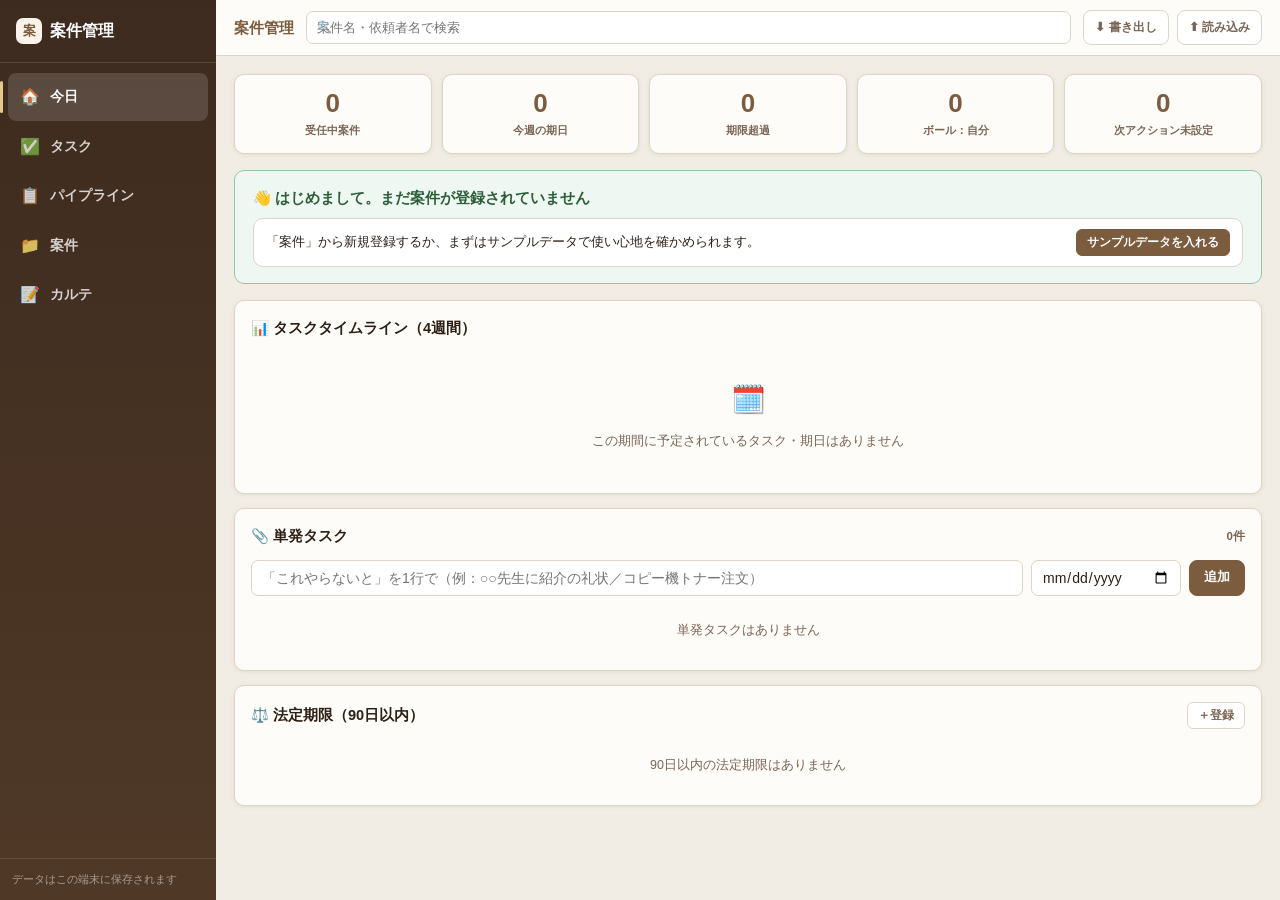
<file: case.html>
<!DOCTYPE html>
<html lang="ja">
<head>
<meta charset="UTF-8">
<meta name="viewport" content="width=device-width, initial-scale=1.0, maximum-scale=1.0">
<title>案件管理</title>
<meta name="theme-color" content="#7C5C3E">
<link rel="manifest" href="manifest.case.json">
<link rel="icon" href="case-icon-192.png">
<link rel="apple-touch-icon" href="case-icon-192.png">
<style>
:root{
  --primary:#7C5C3E;--primary-hover:#5D4230;--primary-light:#FAF3EC;
  --success:#4D7C5A;--success-light:#EEF7F1;--success-border:#95C4A4;
  --warning:#B07A3C;--warning-light:#FBF5EC;--warning-border:#F0C070;
  --danger:#B84040;--danger-light:#FEF2F2;--danger-border:#fca5a5;
  --info:#2D6CA8;--info-light:#EAF2FA;--info-border:#a8c9e6;
  --border:#DDD5C8;--bg:#F2EDE4;--card:#FEFCF9;--text:#2C1F14;--text-muted:#7A6555;
  --radius:10px;--shadow:0 1px 4px rgba(100,60,20,.10);--sidebar-w:216px;
}
*,*::before,*::after{box-sizing:border-box;margin:0;padding:0}
html,body{height:100%}
body{font-family:-apple-system,BlinkMacSystemFont,'Noto Sans JP','Hiragino Kaku Gothic ProN',sans-serif;background:var(--bg);color:var(--text);font-size:14px;line-height:1.6;-webkit-tap-highlight-color:transparent}
button,input,select,textarea{font-family:inherit;font-size:inherit;color:inherit}
button{cursor:pointer}
a{color:inherit}

/* ---------- layout ---------- */
#app{min-height:100vh}
.sidebar{position:fixed;top:0;left:0;bottom:0;width:var(--sidebar-w);background:linear-gradient(180deg,#3D2B1F,#4F3826);color:#fff;display:flex;flex-direction:column;z-index:20}
.sidebar .brand{padding:18px 16px;font-size:16px;font-weight:800;border-bottom:1px solid rgba(255,255,255,.12);display:flex;align-items:center;gap:8px}
.sidebar .brand-mark{width:26px;height:26px;border-radius:7px;background:var(--primary-light);color:var(--primary);display:flex;align-items:center;justify-content:center;font-weight:800;font-size:13px}
.nav-list{list-style:none;padding:10px 8px;flex:1}
.nav-item{display:flex;align-items:center;gap:10px;padding:11px 12px;border-radius:8px;cursor:pointer;font-size:13.5px;font-weight:600;color:rgba(255,255,255,.78);margin-bottom:2px;transition:all .15s;position:relative}
.nav-item .nav-ic{font-size:16px;width:20px;text-align:center}
.nav-item:hover{background:rgba(255,255,255,.08);color:#fff}
.nav-item.active{background:rgba(255,255,255,.14);color:#fff}
.nav-item.active::before{content:'';position:absolute;left:-8px;top:8px;bottom:8px;width:3px;background:#E8C989;border-radius:2px}
.nav-badge{margin-left:auto;background:var(--danger);color:#fff;font-size:10px;font-weight:800;padding:1px 6px;border-radius:10px}
.sidebar-foot{padding:12px;border-top:1px solid rgba(255,255,255,.12);font-size:10.5px;color:rgba(255,255,255,.5)}

.main-wrap{margin-left:var(--sidebar-w);min-height:100vh;display:flex;flex-direction:column}
.topbar{position:sticky;top:0;z-index:15;background:var(--card);border-bottom:1px solid var(--border);padding:10px 18px;display:flex;align-items:center;gap:12px;flex-wrap:wrap}
.topbar-title{font-size:15px;font-weight:800;color:var(--primary);white-space:nowrap}
.search-wrap{flex:1;min-width:160px;position:relative}
.search-wrap input{width:100%;padding:8px 12px 8px 32px;border:1.5px solid var(--border);border-radius:20px;background:#fff;font-size:13px}
.search-wrap input:focus{outline:none;border-color:var(--primary);box-shadow:0 0 0 3px rgba(124,92,62,.12)}
.search-wrap::before{content:'🔍';position:absolute;left:11px;top:50%;transform:translateY(-50%);font-size:12px;opacity:.6}
.topbar-actions{display:flex;gap:8px;flex-shrink:0}
.icon-btn{border:1.5px solid var(--border);background:#fff;border-radius:8px;padding:7px 11px;font-size:12px;font-weight:700;color:var(--text-muted);white-space:nowrap}
.icon-btn:hover{border-color:var(--primary);color:var(--primary);background:var(--primary-light)}

.view-root{flex:1;max-width:1180px;width:100%;margin:0 auto;padding:18px;padding-bottom:40px}

.bottom-tabs{display:none}

@media (max-width:900px){
  .sidebar{display:none}
  .main-wrap{margin-left:0}
  .view-root{padding:12px;padding-bottom:84px}
  .bottom-tabs{display:flex;position:fixed;left:0;right:0;bottom:0;background:var(--card);border-top:1px solid var(--border);z-index:20;padding:4px 2px calc(4px + env(safe-area-inset-bottom))}
  .bottom-tabs .bt-item{flex:1;display:flex;flex-direction:column;align-items:center;gap:2px;padding:7px 2px;border-radius:8px;color:var(--text-muted);font-size:10px;font-weight:700;position:relative}
  .bottom-tabs .bt-item .bt-ic{font-size:18px}
  .bottom-tabs .bt-item.active{color:var(--primary)}
  .bottom-tabs .bt-badge{position:absolute;top:2px;right:calc(50% - 20px);background:var(--danger);color:#fff;font-size:9px;font-weight:800;padding:0 4px;border-radius:8px;line-height:1.4}
  .topbar-title{display:none}
}

/* ---------- shared components ---------- */
.card{background:var(--card);border-radius:var(--radius);border:1px solid var(--border);padding:16px;margin-bottom:14px;box-shadow:var(--shadow)}
.card-title{font-size:14.5px;font-weight:800;margin-bottom:12px;display:flex;align-items:center;gap:8px;color:var(--text)}
.card-title .ct-sub{font-size:11.5px;font-weight:600;color:var(--text-muted);margin-left:auto}
.sec-title{font-size:11.5px;font-weight:700;color:var(--text-muted);letter-spacing:.05em;text-transform:uppercase;margin:16px 0 8px;display:flex;align-items:center;gap:8px}
.sec-title::after{content:'';flex:1;height:1px;background:var(--border)}

.btn{border:1.5px solid var(--border);background:#fff;border-radius:8px;padding:8px 14px;font-size:12.5px;font-weight:700;color:var(--text-muted)}
.btn:hover{border-color:var(--primary);color:var(--primary)}
.btn-primary{background:var(--primary);border-color:var(--primary);color:#fff}
.btn-primary:hover{background:var(--primary-hover);border-color:var(--primary-hover);color:#fff}
.btn-danger{background:#fff;border-color:var(--danger-border);color:var(--danger)}
.btn-danger:hover{background:var(--danger-light)}
.btn-sm{padding:5px 10px;font-size:11.5px;border-radius:6px}
.btn-block{width:100%}
.btn-add{width:100%;padding:9px;border:1.5px dashed var(--border);background:none;border-radius:8px;font-size:12.5px;font-weight:700;color:var(--primary);display:flex;align-items:center;justify-content:center;gap:6px}
.btn-add:hover{background:var(--primary-light);border-color:var(--primary)}

.form-row{display:grid;grid-template-columns:1fr 1fr;gap:10px;margin-bottom:10px}
@media(max-width:520px){.form-row{grid-template-columns:1fr}}
.form-group{display:flex;flex-direction:column;gap:4px}
.form-group label{font-size:11.5px;font-weight:700;color:var(--text-muted)}
input[type=text],input[type=date],input[type=number],select,textarea{width:100%;padding:8px 10px;border:1.5px solid var(--border);border-radius:7px;background:#fff;-webkit-appearance:none}
input:focus,select:focus,textarea:focus{outline:none;border-color:var(--primary);box-shadow:0 0 0 3px rgba(124,92,62,.12)}
textarea{resize:vertical;min-height:64px}
label.chk{display:flex;align-items:center;gap:6px;font-size:12.5px;font-weight:600;color:var(--text-muted);cursor:pointer}

.badge{display:inline-flex;align-items:center;font-size:10.5px;font-weight:700;padding:2px 8px;border-radius:20px;white-space:nowrap}
.badge-stage{background:var(--primary-light);color:var(--primary);border:1px solid #C8A882}
.badge-ball{background:var(--info-light);color:var(--info);border:1px solid var(--info-border)}
.badge-warn{background:var(--warning-light);color:var(--warning);border:1px solid var(--warning-border)}
.badge-danger{background:var(--danger-light);color:var(--danger);border:1px solid var(--danger-border)}
.badge-muted{background:#F2EDE4;color:var(--text-muted);border:1px solid var(--border)}

.empty{padding:26px 14px;text-align:center;color:var(--text-muted);font-size:12.5px}
.empty .empty-ic{font-size:28px;margin-bottom:8px}

.modal-overlay{position:fixed;inset:0;background:rgba(30,20,10,.5);z-index:100;display:none;align-items:flex-start;justify-content:center;padding:20px;overflow-y:auto}
.modal-overlay.open{display:flex}
.modal-box{background:var(--card);border-radius:14px;padding:20px;max-width:520px;width:100%;margin:auto;position:relative;border:1px solid var(--border)}
.modal-close{position:absolute;top:10px;right:10px;background:none;border:none;font-size:20px;color:var(--text-muted);padding:4px}
.modal-title{font-size:15px;font-weight:800;margin-bottom:14px;padding-right:26px;color:var(--primary)}
.modal-actions{display:flex;gap:8px;margin-top:14px}
.modal-actions .btn{flex:1}

/* ---------- Today view ---------- */
.kpi-grid{display:grid;grid-template-columns:repeat(5,1fr);gap:10px;margin-bottom:16px}
@media(max-width:900px){.kpi-grid{grid-template-columns:repeat(2,1fr)}}
.kpi-card{background:var(--card);border:1px solid var(--border);border-radius:var(--radius);padding:14px;box-shadow:var(--shadow);text-align:center}
.kpi-num{font-size:26px;font-weight:800;color:var(--primary);line-height:1.1}
.kpi-num.danger{color:var(--danger)}
.kpi-label{font-size:10.5px;color:var(--text-muted);font-weight:700;margin-top:4px}

.pep{border-radius:var(--radius);border:1.5px solid var(--success-border);background:var(--success-light);padding:16px 18px;margin-bottom:16px}
.pep-block{margin-bottom:12px}
.pep-block:last-child{margin-bottom:0}
.pep-msg{font-size:14.5px;font-weight:800;color:#2D5E3A;margin-bottom:8px;display:flex;align-items:center;gap:6px}
.pep.has-alert{border-color:var(--warning-border);background:var(--warning-light)}
.pep.has-alert .pep-msg{color:#7A4A1E}
.pep-chips{display:flex;flex-wrap:wrap;gap:6px}
.pep-chip{background:#fff;border:1px solid var(--border);border-radius:20px;padding:5px 12px;font-size:12px;font-weight:600;display:flex;align-items:center;gap:6px}
.pep-chip .pc-check{width:15px;height:15px;flex-shrink:0}
.pep-cta{display:flex;align-items:center;gap:10px;background:#fff;border:1px solid var(--border);border-radius:10px;padding:10px 12px;font-size:12.5px}
.pep-cta b{color:var(--primary)}

.gantt-wrap{overflow-x:auto;border:1px solid var(--border);border-radius:var(--radius);background:var(--card)}
.gantt-head{display:flex;border-bottom:1.5px solid var(--border);position:sticky;top:0;background:var(--card);z-index:3}
.gantt-label-col{width:168px;flex-shrink:0;padding:8px 10px;font-size:11px;font-weight:700;color:var(--text-muted);position:sticky;left:0;background:var(--card);z-index:4;border-right:1px solid var(--border)}
.gantt-day{flex-shrink:0;text-align:center;font-size:10.5px;font-weight:700;color:var(--text-muted);padding:6px 0;border-right:1px dashed var(--border)}
.gantt-day.weekend{background:#F7F0E8}
.gantt-day.today{color:var(--primary);background:var(--primary-light)}
.gantt-day .gd-dow{font-size:9px;font-weight:600;opacity:.7}
.gantt-row{display:flex;border-bottom:1px solid var(--border);position:relative}
.gantt-row:last-child{border-bottom:none}
.gantt-label{width:168px;flex-shrink:0;padding:8px 10px;font-size:12px;font-weight:700;position:sticky;left:0;background:var(--card);z-index:2;border-right:1px solid var(--border);display:flex;align-items:center;gap:6px}
.gantt-label .gl-name{overflow:hidden;text-overflow:ellipsis;white-space:nowrap}
.gantt-track{position:relative;flex-shrink:0}
.gantt-track .gt-col{position:absolute;top:0;bottom:0;border-right:1px dashed var(--border)}
.gantt-track .gt-col.weekend{background:#F7F0E8}
.gantt-track .gt-today{position:absolute;top:0;bottom:0;width:0;border-left:2px solid #E8A93C;z-index:2}
.gbar{position:absolute;height:20px;border-radius:5px;background:var(--primary);cursor:grab;display:flex;align-items:center;padding:0 4px;overflow:hidden}
.gbar:active{cursor:grabbing}
.gbar.overdue{background:var(--danger)}
.gbar .gbar-txt{color:#fff;font-size:10px;font-weight:700;white-space:nowrap;overflow:hidden;text-overflow:ellipsis;pointer-events:none}
.gbar .gh{position:absolute;top:0;bottom:0;width:7px;cursor:ew-resize}
.gbar .gh-l{left:0}.gbar .gh-r{right:0}
.gmark{position:absolute;width:13px;height:13px;transform:translate(-50%,-50%);cursor:pointer}
.gmark.deadline{background:#8B5CF6;transform:translate(-50%,-50%) rotate(45deg);top:50%}
.gmark.meeting{background:var(--info);border-radius:50%;top:50%}
.gmark.overdue-mark{width:0;height:0;border-left:7px solid transparent;border-right:7px solid transparent;border-bottom:12px solid var(--danger);background:none;top:60%}
.gantt-legend{display:flex;flex-wrap:wrap;gap:14px;font-size:11px;color:var(--text-muted);padding:8px 4px 2px}
.gantt-legend span{display:inline-flex;align-items:center;gap:5px}
.leg-swatch{width:12px;height:12px;border-radius:3px;display:inline-block}

.mobile-timeline-item{display:flex;align-items:center;gap:10px;padding:10px 4px;border-bottom:1px dashed var(--border)}
.mobile-timeline-item:last-child{border-bottom:none}
.mti-date{width:52px;flex-shrink:0;text-align:center;font-size:11px;font-weight:800;color:var(--primary);background:var(--primary-light);border-radius:8px;padding:4px 2px}
.mti-date.overdue{color:var(--danger);background:var(--danger-light)}
.mti-body{flex:1;min-width:0}
.mti-title{font-size:13px;font-weight:700;overflow:hidden;text-overflow:ellipsis;white-space:nowrap}
.mti-sub{font-size:11px;color:var(--text-muted)}

.single-task-row{display:flex;align-items:center;gap:10px;padding:8px 2px;border-bottom:1px dashed var(--border)}
.single-task-row:last-child{border-bottom:none}
.single-task-row input[type=checkbox]{width:17px;height:17px;flex-shrink:0}
.single-task-row .stt{flex:1;font-size:13px}
.single-task-row .stt.done{text-decoration:line-through;color:var(--text-muted)}
.single-task-row .std{font-size:11px;color:var(--text-muted);flex-shrink:0}
.quick-add-row{display:flex;gap:8px;margin-bottom:10px;flex-wrap:wrap}
.quick-add-row input[type=text]{flex:1;min-width:160px}
.quick-add-row input[type=date]{width:150px}

.deadline-row{display:flex;align-items:flex-start;gap:12px;padding:12px 4px;border-bottom:1px dashed var(--border)}
.deadline-row:last-child{border-bottom:none}
.dl-days{width:58px;flex-shrink:0;text-align:center;font-size:11px;font-weight:800;color:var(--danger);background:var(--danger-light);border-radius:8px;padding:6px 2px}
.dl-days.safe{color:var(--warning);background:var(--warning-light)}
.dl-body{flex:1;min-width:0}
.dl-top{display:flex;align-items:center;gap:6px;flex-wrap:wrap;margin-bottom:3px}
.dl-label{font-weight:700;font-size:13px}
.dl-meta{font-size:11.5px;color:var(--text-muted)}
.dl-note{font-size:11.5px;color:var(--text);margin-top:4px;background:#F7F0E8;padding:5px 8px;border-radius:6px}

/* ---------- Task list view ---------- */
.filter-bar{display:flex;gap:8px;flex-wrap:wrap;margin-bottom:14px;align-items:center}
.filter-bar select{width:auto;padding:7px 26px 7px 10px}
.task-row{display:flex;align-items:center;gap:10px;padding:11px 4px;border-bottom:1px solid var(--border)}
.task-row:last-child{border-bottom:none}
.task-row input[type=checkbox]{width:18px;height:18px;flex-shrink:0}
.task-main{flex:1;min-width:0}
.task-title{font-size:13.5px;font-weight:700}
.task-title.done{text-decoration:line-through;color:var(--text-muted)}
.task-meta{font-size:11.5px;color:var(--text-muted);margin-top:2px;display:flex;gap:8px;flex-wrap:wrap}
.task-due{font-size:11.5px;font-weight:700;flex-shrink:0;color:var(--text-muted)}
.task-due.overdue{color:var(--danger)}
.row-del{background:none;border:none;color:#B0A392;font-size:16px;padding:4px;flex-shrink:0}
.row-del:hover{color:var(--danger)}

/* ---------- Pipeline view ---------- */
.pipeline-board{display:flex;gap:12px;overflow-x:auto;padding-bottom:8px}
.pipe-col{width:240px;flex-shrink:0;background:#EDE5D8;border-radius:var(--radius);padding:10px;min-height:120px}
.pipe-col.drag-over{background:#E3D6C2}
.pipe-col-head{display:flex;align-items:center;justify-content:space-between;padding:2px 4px 10px;font-size:12.5px;font-weight:800;color:var(--text-muted)}
.pipe-count{background:#fff;border-radius:20px;padding:1px 8px;font-size:11px}
.pipe-card{background:var(--card);border:1px solid var(--border);border-radius:9px;padding:10px;margin-bottom:8px;box-shadow:var(--shadow);cursor:grab}
.pipe-card:active{cursor:grabbing}
.pipe-card-title{font-size:13px;font-weight:800;margin-bottom:5px}
.pipe-card-meta{font-size:11px;color:var(--text-muted);display:flex;flex-wrap:wrap;gap:5px;align-items:center}

/* ---------- Cases view ---------- */
.case-table-row{display:flex;align-items:center;gap:12px;padding:12px 6px;border-bottom:1px solid var(--border);cursor:pointer}
.case-table-row:hover{background:var(--primary-light)}
.case-table-row:last-child{border-bottom:none}
.ct-main{flex:1;min-width:0}
.ct-name{font-size:13.5px;font-weight:800}
.ct-meta{font-size:11.5px;color:var(--text-muted);margin-top:3px;display:flex;gap:8px;flex-wrap:wrap;align-items:center}
.ct-side{flex-shrink:0;text-align:right;font-size:11px;color:var(--text-muted)}

/* ---------- Karte view ---------- */
.karte-layout{display:flex;gap:16px}
@media(max-width:800px){.karte-layout{flex-direction:column}}
.karte-list{width:260px;flex-shrink:0}
@media(max-width:800px){.karte-list{width:100%}}
.karte-case-item{padding:10px 12px;border-radius:8px;cursor:pointer;margin-bottom:4px;border:1px solid transparent}
.karte-case-item:hover{background:var(--primary-light)}
.karte-case-item.active{background:var(--primary-light);border-color:#C8A882}
.karte-case-item .kc-name{font-size:12.5px;font-weight:700}
.karte-case-item .kc-meta{font-size:10.5px;color:var(--text-muted)}
.karte-detail{flex:1;min-width:0}
.note-entry{padding:12px 0;border-bottom:1px dashed var(--border)}
.note-entry:last-child{border-bottom:none}
.note-date{font-size:11px;color:var(--text-muted);font-weight:700;margin-bottom:4px}
.note-text{font-size:13px;white-space:pre-wrap}

.hidden{display:none !important}
</style>
</head>
<body>
<div id="app">
  <aside class="sidebar">
    <div class="brand"><span class="brand-mark">案</span>案件管理</div>
    <ul class="nav-list" id="nav-list"></ul>
    <div class="sidebar-foot">データはこの端末に保存されます</div>
  </aside>

  <div class="main-wrap">
    <header class="topbar">
      <div class="topbar-title">案件管理</div>
      <div class="search-wrap"><input id="global-search" type="text" placeholder="案件名・依頼者名で検索"></div>
      <div class="topbar-actions">
        <button class="icon-btn" id="btn-export">⬇ 書き出し</button>
        <label class="icon-btn" style="display:inline-flex;align-items:center">⬆ 読み込み<input type="file" id="import-file" accept="application/json" style="display:none"></label>
      </div>
    </header>
    <main id="view-root" class="view-root"></main>
  </div>

  <nav class="bottom-tabs" id="bottom-tabs"></nav>
</div>

<div class="modal-overlay" id="modal-overlay">
  <div class="modal-box" id="modal-box"></div>
</div>

<script>
(function(){
'use strict';

/* ============ constants ============ */
var VIEWS = [
  {id:'today', label:'今日', ic:'🏠'},
  {id:'tasks', label:'タスク', ic:'✅'},
  {id:'pipeline', label:'パイプライン', ic:'📋'},
  {id:'cases', label:'案件', ic:'📁'},
  {id:'karte', label:'カルテ', ic:'📝'}
];
var STAGES = ['相談中','受任','進行中','最終段階','保留','完了'];
var BALL_OPTIONS = ['自分','先生','事務','依頼者','相手方','裁判所','その他'];
var CATEGORY_OPTIONS = ['相続','離婚','債務整理','交通事故','刑事','会社設立','契約書作成','許認可','家事','その他'];

var STORE_KEY = 'caseAppV1';
var state = {view:'today', search:'', karteCaseId:null};

/* ============ data layer ============ */
function uid(){ return 'id' + Date.now().toString(36) + Math.random().toString(36).slice(2,8); }
function loadDB(){
  try{
    var raw = localStorage.getItem(STORE_KEY);
    if(!raw) return {cases:[],tasks:[],deadlines:[],notes:[]};
    var db = JSON.parse(raw);
    db.cases = db.cases || []; db.tasks = db.tasks || []; db.deadlines = db.deadlines || []; db.notes = db.notes || [];
    return db;
  }catch(e){ return {cases:[],tasks:[],deadlines:[],notes:[]}; }
}
var DB = loadDB();
function save(){ localStorage.setItem(STORE_KEY, JSON.stringify(DB)); }

/* ============ date helpers ============ */
function pad(n){ return String(n).padStart(2,'0'); }
function fmt(d){ return d.getFullYear()+'-'+pad(d.getMonth()+1)+'-'+pad(d.getDate()); }
function todayStr(){ return fmt(new Date()); }
function parseD(s){ return new Date(s+'T00:00:00'); }
function addDays(s,n){ var d=parseD(s); d.setDate(d.getDate()+n); return fmt(d); }
function diffDays(a,b){ return Math.round((parseD(b)-parseD(a))/86400000); }
function dispDate(s){ if(!s) return ''; var d=parseD(s); return (d.getMonth()+1)+'/'+d.getDate(); }
var DOW = ['日','月','火','水','木','金','土'];
function startOfWeek(s){ var d=parseD(s); var day=d.getDay(); d.setDate(d.getDate()-day); return fmt(d); }
function endOfWeek(s){ return addDays(startOfWeek(s),6); }
function esc(s){ return String(s==null?'':s).replace(/[&<>"']/g,function(c){return {'&':'&amp;','<':'&lt;','>':'&gt;','"':'&quot;',"'":'&#39;'}[c];}); }

/* ============ derived data ============ */
function caseById(id){ return DB.cases.find(function(c){return c.id===id;}); }
function caseName(id){ var c=caseById(id); return c? c.name : '(単発)'; }
function activeCases(){ return DB.cases.filter(function(c){ return c.status!=='完了'; }); }
function isOverdueTask(t){ return !t.done && t.due && t.due < todayStr(); }
function isOverdueDeadline(dl){ return !dl.resolved && dl.dueDate && dl.dueDate < todayStr(); }

function computeKPI(){
  var today = todayStr();
  var weekStart = startOfWeek(today), weekEnd = endOfWeek(today);
  var uketachu = DB.cases.filter(function(c){ return ['受任','進行中','最終段階','保留'].indexOf(c.status)>=0; }).length;
  var thisWeek = 0;
  DB.tasks.forEach(function(t){ if(t.due && t.due>=weekStart && t.due<=weekEnd) thisWeek++; });
  DB.deadlines.forEach(function(dl){ if(!dl.resolved && dl.dueDate && dl.dueDate>=weekStart && dl.dueDate<=weekEnd) thisWeek++; });
  var overdue = DB.tasks.filter(isOverdueTask).length + DB.deadlines.filter(isOverdueDeadline).length;
  var ball = DB.cases.filter(function(c){ return c.status!=='完了' && c.ball==='自分'; }).length;
  var noNext = DB.cases.filter(function(c){ return c.status!=='完了' && !c.nextAction; }).length;
  return {uketachu:uketachu, thisWeek:thisWeek, overdue:overdue, ball:ball, noNext:noNext};
}

/* ============ sample data ============ */
function seedSampleData(){
  var today = todayStr();
  var c1 = {id:uid(), name:'山田太郎様 相続', category:'相続', client:'山田太郎', status:'進行中', ball:'自分', nextAction:'戸籍収集を依頼', createdAt:addDays(today,-12)};
  var c2 = {id:uid(), name:'佐藤花子様 離婚', category:'離婚', client:'佐藤花子', status:'受任', ball:'先生', nextAction:'', createdAt:addDays(today,-8)};
  var c3 = {id:uid(), name:'鈴木一郎様 交通事故', category:'交通事故', client:'鈴木一郎', status:'相談中', ball:'依頼者', nextAction:'資料の提出待ち', createdAt:addDays(today,-3)};
  var c4 = {id:uid(), name:'高橋商事様 債務整理', category:'債務整理', client:'高橋商事', status:'最終段階', ball:'事務', nextAction:'和解書の最終確認', createdAt:addDays(today,-40)};
  var c5 = {id:uid(), name:'田中次郎様 刑事事件', category:'刑事', client:'田中次郎', status:'進行中', ball:'先生', nextAction:'控訴理由書の準備', createdAt:addDays(today,-20)};
  DB.cases.push(c1,c2,c3,c4,c5);

  DB.tasks.push(
    {id:uid(), caseId:c1.id, title:'遺産分割協議書の起案', start:addDays(today,-3), due:today, type:'task', assignee:'自分', done:false, createdAt:today},
    {id:uid(), caseId:c1.id, title:'固定資産税の按分確認', start:addDays(today,-10), due:addDays(today,-2), type:'task', assignee:'事務', done:false, createdAt:today},
    {id:uid(), caseId:c2.id, title:'相手方代理人との打合せ', start:addDays(today,1), due:addDays(today,1), type:'meeting', assignee:'先生', done:false, createdAt:today},
    {id:uid(), caseId:c3.id, title:'診断書・修理見積の受領', start:today, due:addDays(today,5), type:'task', assignee:'依頼者', done:false, createdAt:today},
    {id:uid(), caseId:c4.id, title:'和解書ドラフトのチェック', start:addDays(today,-1), due:addDays(today,3), type:'task', assignee:'事務', done:false, createdAt:today},
    {id:uid(), caseId:null, title:'コピー機トナー注文', start:null, due:addDays(today,1), type:'task', assignee:'', done:false, createdAt:today},
    {id:uid(), caseId:null, title:'〇〇先生に紹介の御礼状', start:null, due:null, type:'task', assignee:'', done:false, createdAt:today}
  );

  DB.deadlines.push(
    {id:uid(), caseId:c1.id, label:'相続放棄申述期限', dueDate:addDays(today,30), basis:'民法915条', note:'', tentative:false, resolved:false, createdAt:today},
    {id:uid(), caseId:c5.id, label:'刑事控訴期限', dueDate:addDays(today,19), basis:'刑訴法373条', note:'判決宣告日から起算。宣告日確定後に本登録し直す', tentative:true, resolved:false, createdAt:today},
    {id:uid(), caseId:c2.id, label:'家事審判即時抗告期限', dueDate:addDays(today,21), basis:'家事事件手続法86条', note:'送達日未確定のため仮登録', tentative:true, resolved:false, createdAt:today}
  );

  DB.notes.push(
    {id:uid(), caseId:c1.id, text:'初回面談を実施。相続人は3名、不動産1件、預金2件を確認。', createdAt:addDays(today,-12)},
    {id:uid(), caseId:c1.id, text:'戸籍の収集を開始。あと2通で揃う見込み。', createdAt:addDays(today,-4)}
  );

  save();
}

/* ============ modal ============ */
function openModal(html){
  document.getElementById('modal-box').innerHTML = html;
  document.getElementById('modal-overlay').classList.add('open');
}
function closeModal(){ document.getElementById('modal-overlay').classList.remove('open'); }
document.getElementById('modal-overlay').addEventListener('click', function(e){ if(e.target.id==='modal-overlay') closeModal(); });

/* ============ nav render ============ */
function renderNav(){
  var counts = computeKPI();
  var badgeFor = function(id){
    if(id==='today') return counts.overdue>0 ? counts.overdue : 0;
    return 0;
  };
  var navHtml = VIEWS.map(function(v){
    var b = badgeFor(v.id);
    return '<li class="nav-item'+(state.view===v.id?' active':'')+'" data-view="'+v.id+'">'+
      '<span class="nav-ic">'+v.ic+'</span>'+esc(v.label)+
      (b>0?'<span class="nav-badge">'+b+'</span>':'')+'</li>';
  }).join('');
  document.getElementById('nav-list').innerHTML = navHtml;
  var bottomHtml = VIEWS.map(function(v){
    var b = badgeFor(v.id);
    return '<div class="bt-item'+(state.view===v.id?' active':'')+'" data-view="'+v.id+'">'+
      (b>0?'<span class="bt-badge">'+b+'</span>':'')+
      '<span class="bt-ic">'+v.ic+'</span>'+esc(v.label)+'</div>';
  }).join('');
  document.getElementById('bottom-tabs').innerHTML = bottomHtml;
  Array.prototype.forEach.call(document.querySelectorAll('[data-view]'), function(el){
    el.addEventListener('click', function(){ state.view = el.getAttribute('data-view'); state.search=''; document.getElementById('global-search').value=''; render(); });
  });
}

/* ============ TODAY VIEW ============ */
function renderToday(){
  var today = todayStr();
  var kpi = computeKPI();
  var html = '';
  html += '<div class="kpi-grid">'+
    kpiCard(kpi.uketachu,'受任中案件')+
    kpiCard(kpi.thisWeek,'今週の期日')+
    kpiCard(kpi.overdue,'期限超過', kpi.overdue>0)+
    kpiCard(kpi.ball,'ボール：自分')+
    kpiCard(kpi.noNext,'次アクション未設定')+
    '</div>';

  html += renderPep(today);
  html += renderTimeline(today);
  html += renderSingleTasks();
  html += renderDeadlines(today);

  document.getElementById('view-root').innerHTML = html;
  bindPepActions();
  bindTimeline(today);
  bindSingleTasks();
  bindDeadlines();
}
function kpiCard(num,label,danger){
  return '<div class="kpi-card"><div class="kpi-num'+(danger?' danger':'')+'">'+num+'</div><div class="kpi-label">'+esc(label)+'</div></div>';
}

function renderPep(today){
  var todaysTasks = DB.tasks.filter(function(t){ return !t.done && t.due===today; });
  var overdueTasks = DB.tasks.filter(isOverdueTask);
  var noNextCases = DB.cases.filter(function(c){ return c.status!=='完了' && !c.nextAction; });
  var hasAlert = overdueTasks.length>0;
  var blocks = '';

  if(todaysTasks.length>0){
    blocks += '<div class="pep-block"><div class="pep-msg">📌 今日の仕事はこれです。頑張れ！</div><div class="pep-chips">'+
      todaysTasks.map(function(t){
        return '<span class="pep-chip"><input type="checkbox" class="pc-check" data-done-task="'+t.id+'"> '+esc(t.title)+(t.caseId?' <span style="color:var(--text-muted)">／'+esc(caseName(t.caseId))+'</span>':'')+'</span>';
      }).join('')+'</div></div>';
  }
  if(overdueTasks.length>0){
    blocks += '<div class="pep-block"><div class="pep-msg">⏰ この仕事、終わった？（期限超過）</div><div class="pep-chips">'+
      overdueTasks.map(function(t){
        return '<span class="pep-chip" style="border-color:var(--danger-border)"><input type="checkbox" class="pc-check" data-done-task="'+t.id+'"> '+esc(t.title)+' <span style="color:var(--danger)">（'+dispDate(t.due)+'まで）</span></span>';
      }).join('')+'</div></div>';
  }
  if(noNextCases.length>0){
    var pick = noNextCases[0];
    blocks += '<div class="pep-block"><div class="pep-msg">👉 次は○○をしましょう</div>'+
      '<div class="pep-cta">「<b>'+esc(pick.name)+'</b>」の次のアクションが未設定です。'+
      '<button class="btn btn-sm btn-primary" style="margin-left:auto" data-set-next="'+pick.id+'">次のアクションを設定</button></div></div>';
  }
  if(!blocks && DB.cases.length===0){
    blocks = '<div class="pep-block"><div class="pep-msg">👋 はじめまして。まだ案件が登録されていません</div>'+
      '<div class="pep-cta">「案件」から新規登録するか、まずはサンプルデータで使い心地を確かめられます。'+
      '<button class="btn btn-sm btn-primary" style="margin-left:auto" id="pep-seed-btn">サンプルデータを入れる</button></div></div>';
  }
  if(!blocks){
    blocks = '<div class="pep-block"><div class="pep-msg">✨ 今日やることはありません。素晴らしい状態です！</div></div>';
  }
  return '<div class="pep'+(hasAlert?' has-alert':'')+'">'+blocks+'</div>';
}
function bindPepActions(){
  Array.prototype.forEach.call(document.querySelectorAll('[data-done-task]'), function(el){
    el.addEventListener('change', function(){
      var t = DB.tasks.find(function(x){return x.id===el.getAttribute('data-done-task');});
      if(t){ t.done = el.checked; save(); render(); }
    });
  });
  Array.prototype.forEach.call(document.querySelectorAll('[data-set-next]'), function(el){
    el.addEventListener('click', function(){ openCaseModal(el.getAttribute('data-set-next')); });
  });
  var pepSeedBtn = document.getElementById('pep-seed-btn');
  if(pepSeedBtn) pepSeedBtn.addEventListener('click', function(){ seedSampleData(); render(); });
}

function renderTimeline(today){
  var isMobile = window.innerWidth < 900;
  var start = addDays(today, -3);
  var days = [];
  for(var i=0;i<28;i++) days.push(addDays(start,i));
  var end = days[days.length-1];

  var itemsByCase = {};
  DB.tasks.forEach(function(t){
    var s = t.start || (t.due ? addDays(t.due,-14) : null);
    var e = t.due || s;
    if(!s || !e) return;
    if(e < start || s > end) return;
    var key = t.caseId || '__single__';
    (itemsByCase[key] = itemsByCase[key] || []).push({kind:t.type==='meeting'?'meeting':'task', s:s, e:e, title:t.title, overdue:isOverdueTask(t), raw:t});
  });
  DB.deadlines.forEach(function(dl){
    if(!dl.dueDate || dl.dueDate<start || dl.dueDate>end) return;
    var key = dl.caseId || '__single__';
    (itemsByCase[key] = itemsByCase[key] || []).push({kind:'deadline', s:dl.dueDate, e:dl.dueDate, title:dl.label, overdue:isOverdueDeadline(dl), raw:dl});
  });

  var caseKeys = Object.keys(itemsByCase);
  if(caseKeys.length===0){
    return '<div class="card"><div class="card-title">📊 タスクタイムライン（4週間）</div><div class="empty"><div class="empty-ic">🗓️</div>この期間に予定されているタスク・期日はありません</div></div>';
  }

  if(isMobile){
    var allItems = [];
    caseKeys.forEach(function(k){
      itemsByCase[k].forEach(function(it){ allItems.push(Object.assign({caseKey:k}, it)); });
    });
    allItems.sort(function(a,b){ return a.e<b.e?-1:1; });
    var rows = allItems.map(function(it){
      var icon = it.kind==='deadline' ? '◆' : (it.kind==='meeting' ? '●' : '▬');
      return '<div class="mobile-timeline-item"><div class="mti-date'+(it.overdue?' overdue':'')+'">'+dispDate(it.e)+'</div>'+
        '<div class="mti-body"><div class="mti-title">'+icon+' '+esc(it.title)+'</div><div class="mti-sub">'+esc(it.caseKey==='__single__'?'単発':caseName(it.caseKey))+'</div></div></div>';
    }).join('');
    return '<div class="card"><div class="card-title">📊 直近の予定<span class="ct-sub">'+allItems.length+'件</span></div>'+rows+'</div>';
  }

  var dayW = 42;
  var trackW = dayW*28;
  var headDays = days.map(function(d){
    var dt = parseD(d); var isW = dt.getDay()===0||dt.getDay()===6; var isToday = d===today;
    return '<div class="gantt-day'+(isW?' weekend':'')+(isToday?' today':'')+'" style="width:'+dayW+'px">'+(dt.getMonth()+1)+'/'+dt.getDate()+'<div class="gd-dow">'+DOW[dt.getDay()]+'</div></div>';
  }).join('');

  var rowsHtml = caseKeys.map(function(key){
    var items = itemsByCase[key];
    var lanes = [];
    items.forEach(function(it){
      var lane = 0;
      while(lanes[lane] && lanes[lane] >= it.s) lane++;
      it.lane = lane; lanes[lane] = it.e;
    });
    var maxLane = Math.max.apply(null, items.map(function(it){return it.lane;}));
    var rowH = (maxLane+1)*26 + 6;
    var cols = days.map(function(d,i){
      var dt=parseD(d); var isW=dt.getDay()===0||dt.getDay()===6;
      return '<div class="gt-col'+(isW?' weekend':'')+'" style="left:'+(i*dayW)+'px;width:'+dayW+'px"></div>';
    }).join('');
    var todayIdx = diffDays(start, today);
    var todayLine = '<div class="gt-today" style="left:'+(todayIdx*dayW+dayW/2)+'px"></div>';
    var marks = items.map(function(it){
      var left = Math.max(0, diffDays(start,it.s))*dayW;
      var top = 6 + it.lane*26;
      if(it.kind==='task'){
        var s0 = it.s<start?start:it.s, e0=it.e>end?end:it.e;
        var l = diffDays(start,s0)*dayW;
        var w = Math.max(dayW*0.6, (diffDays(s0,e0)+1)*dayW - 6);
        return '<div class="gbar'+(it.overdue?' overdue':'')+'" style="left:'+(l+3)+'px;width:'+w+'px;top:'+top+'px" data-task-id="'+it.raw.id+'" data-orig-start="'+it.s+'" data-orig-due="'+it.e+'">'+
          '<span class="gh gh-l" data-edge="l"></span><span class="gbar-txt">'+esc(it.title)+'</span><span class="gh gh-r" data-edge="r"></span></div>';
      }
      var cx = left + dayW/2, cy = top+10;
      var cls = it.kind==='deadline' ? 'deadline' : 'meeting';
      var overdueMark = it.overdue ? '<div class="gmark overdue-mark" style="left:'+cx+'px;top:'+(top+18)+'px" title="期限超過"></div>' : '';
      return '<div class="gmark '+cls+'" style="left:'+cx+'px;top:'+cy+'px" title="'+esc(it.title)+'"></div>'+overdueMark;
    }).join('');
    var label = key==='__single__' ? '単発タスク' : caseName(key);
    var ball = key==='__single__' ? '' : (caseById(key)&&caseById(key).ball ? '<span class="badge badge-ball" style="font-size:9px;padding:1px 5px">'+esc(caseById(key).ball)+'</span>' : '');
    return '<div class="gantt-row" style="height:'+rowH+'px">'+
      '<div class="gantt-label" style="height:'+rowH+'px"><span class="gl-name">'+esc(label)+'</span>'+ball+'</div>'+
      '<div class="gantt-track" style="width:'+trackW+'px;height:'+rowH+'px">'+cols+todayLine+marks+'</div></div>';
  }).join('');

  return '<div class="card" style="padding:0;overflow:hidden">'+
    '<div style="padding:16px 16px 0"><div class="card-title" style="margin-bottom:4px">📊 タスクタイムライン（4週間）<span class="ct-sub">バーをドラッグして期間変更・端をつまんで開始/終了を調整</span></div></div>'+
    '<div class="gantt-wrap"><div style="min-width:'+(168+trackW)+'px">'+
    '<div class="gantt-head"><div class="gantt-label-col">案件</div>'+headDays+'</div>'+rowsHtml+
    '</div></div>'+
    '<div class="gantt-legend" style="padding:10px 16px 14px">'+
    '<span><i class="leg-swatch" style="background:var(--primary)"></i>タスク期間</span>'+
    '<span><i class="leg-swatch" style="background:var(--danger)"></i>期限超過</span>'+
    '<span><i class="leg-swatch" style="background:#8B5CF6;transform:rotate(45deg)"></i>期日</span>'+
    '<span><i class="leg-swatch" style="background:var(--info);border-radius:50%"></i>打合せ</span>'+
    '</div></div>';
}
var dragState = null;
function bindTimeline(today){
  var wrap = document.querySelector('.gantt-wrap');
  if(!wrap) return;
  wrap.addEventListener('pointerdown', function(e){
    var bar = e.target.closest('.gbar');
    if(!bar) return;
    var edge = e.target.classList.contains('gh') ? e.target.getAttribute('data-edge') : null;
    var task = DB.tasks.find(function(t){return t.id===bar.getAttribute('data-task-id');});
    if(!task) return;
    dragState = {
      taskId:task.id, edge:edge, startX:e.clientX, dayW:42,
      origStart: task.start || addDays(task.due,-14), origDue: task.due
    };
    e.preventDefault();
  });
  document.addEventListener('pointermove', function(e){
    if(!dragState) return;
    var dx = e.clientX - dragState.startX;
    var dayDelta = Math.round(dx / dragState.dayW);
    var task = DB.tasks.find(function(t){return t.id===dragState.taskId;});
    if(!task) return;
    if(dragState.edge==='l'){
      var ns = addDays(dragState.origStart, dayDelta);
      if(ns <= (task.due||dragState.origDue)) task.start = ns;
    } else if(dragState.edge==='r'){
      var nd = addDays(dragState.origDue, dayDelta);
      if(nd >= (task.start||dragState.origStart)) task.due = nd;
    } else {
      task.start = addDays(dragState.origStart, dayDelta);
      task.due = addDays(dragState.origDue, dayDelta);
    }
  });
  document.addEventListener('pointerup', function(){
    if(dragState){ save(); dragState=null; render(); }
  });
}

function renderSingleTasks(){
  var singles = DB.tasks.filter(function(t){ return !t.caseId; }).sort(function(a,b){ return (a.done?1:0)-(b.done?1:0) || (a.due||'9999').localeCompare(b.due||'9999'); });
  var rows = singles.map(function(t){
    return '<div class="single-task-row"><input type="checkbox" data-single-toggle="'+t.id+'" '+(t.done?'checked':'')+'>'+
      '<span class="stt'+(t.done?' done':'')+'">'+esc(t.title)+'</span>'+
      '<span class="std">'+(t.due?dispDate(t.due):'')+'</span>'+
      '<button class="row-del" data-single-del="'+t.id+'">✕</button></div>';
  }).join('') || '<div class="empty" style="padding:14px">単発タスクはありません</div>';
  return '<div class="card"><div class="card-title">📎 単発タスク<span class="ct-sub">'+singles.filter(function(t){return !t.done;}).length+'件</span></div>'+
    '<div class="quick-add-row"><input type="text" id="single-title" placeholder="「これやらないと」を1行で（例：○○先生に紹介の礼状／コピー機トナー注文）">'+
    '<input type="date" id="single-due"><button class="btn btn-primary" id="single-add">追加</button></div>'+
    rows+'</div>';
}
function bindSingleTasks(){
  var btn = document.getElementById('single-add');
  if(btn) btn.addEventListener('click', function(){
    var title = document.getElementById('single-title').value.trim();
    if(!title) return;
    var due = document.getElementById('single-due').value || null;
    DB.tasks.push({id:uid(), caseId:null, title:title, start:null, due:due, type:'task', assignee:'', done:false, createdAt:todayStr()});
    save(); render();
  });
  Array.prototype.forEach.call(document.querySelectorAll('[data-single-toggle]'), function(el){
    el.addEventListener('change', function(){
      var t = DB.tasks.find(function(x){return x.id===el.getAttribute('data-single-toggle');});
      if(t){ t.done = el.checked; save(); render(); }
    });
  });
  Array.prototype.forEach.call(document.querySelectorAll('[data-single-del]'), function(el){
    el.addEventListener('click', function(){
      DB.tasks = DB.tasks.filter(function(t){return t.id!==el.getAttribute('data-single-del');});
      save(); render();
    });
  });
}

function renderDeadlines(today){
  var list = DB.deadlines.filter(function(dl){ return !dl.resolved && dl.dueDate && diffDays(today,dl.dueDate) <= 90; })
    .sort(function(a,b){ return a.dueDate.localeCompare(b.dueDate); });
  var rows = list.map(function(dl){
    var remain = diffDays(today, dl.dueDate);
    var overdue = remain < 0;
    return '<div class="deadline-row"><div class="dl-days'+(overdue?'':' safe')+'">'+(overdue?'超過'+Math.abs(remain)+'日':'残'+remain+'日')+'</div>'+
      '<div class="dl-body"><div class="dl-top"><span class="dl-label">'+esc(dl.label)+'</span>'+
      (dl.tentative?'<span class="badge badge-warn">仮</span>':'')+
      (dl.caseId?'<span class="badge badge-muted">'+esc(caseName(dl.caseId))+'</span>':'')+'</div>'+
      '<div class="dl-meta">期限 '+esc(dl.dueDate)+(dl.basis?' ／ '+esc(dl.basis):'')+'</div>'+
      (dl.note?'<div class="dl-note">'+esc(dl.note)+'</div>':'')+'</div>'+
      '<button class="btn btn-sm" data-dl-resolve="'+dl.id+'">対応済み</button></div>';
  }).join('') || '<div class="empty" style="padding:14px">90日以内の法定期限はありません</div>';
  return '<div class="card"><div class="card-title">⚖️ 法定期限（90日以内）<button class="btn btn-sm" id="dl-add-btn" style="margin-left:auto">＋登録</button></div>'+rows+'</div>';
}
function bindDeadlines(){
  var btn = document.getElementById('dl-add-btn');
  if(btn) btn.addEventListener('click', openDeadlineModal);
  Array.prototype.forEach.call(document.querySelectorAll('[data-dl-resolve]'), function(el){
    el.addEventListener('click', function(){
      var dl = DB.deadlines.find(function(x){return x.id===el.getAttribute('data-dl-resolve');});
      if(dl){ dl.resolved = true; save(); render(); }
    });
  });
}
function openDeadlineModal(){
  var caseOpts = DB.cases.map(function(c){ return '<option value="'+c.id+'">'+esc(c.name)+'</option>'; }).join('');
  openModal('<button class="modal-close" data-close>✕</button><div class="modal-title">法定期限を登録</div>'+
    '<div class="form-group" style="margin-bottom:10px"><label>案件（任意）</label><select id="dl-case"><option value="">（なし）</option>'+caseOpts+'</select></div>'+
    '<div class="form-group" style="margin-bottom:10px"><label>期限の内容</label><input type="text" id="dl-label" placeholder="例：刑事控訴"></div>'+
    '<div class="form-row"><div class="form-group"><label>期限日</label><input type="date" id="dl-date"></div>'+
    '<div class="form-group"><label>根拠条文</label><input type="text" id="dl-basis" placeholder="例：刑訴法373条"></div></div>'+
    '<div class="form-group" style="margin-bottom:10px"><label>メモ</label><textarea id="dl-note"></textarea></div>'+
    '<label class="chk" style="margin-bottom:10px"><input type="checkbox" id="dl-tentative"> 仮の期限（未確定）</label>'+
    '<div class="modal-actions"><button class="btn" data-close>キャンセル</button><button class="btn btn-primary" id="dl-save">登録</button></div>');
  bindModalClose();
  document.getElementById('dl-save').addEventListener('click', function(){
    var label = document.getElementById('dl-label').value.trim();
    var date = document.getElementById('dl-date').value;
    if(!label || !date) return;
    DB.deadlines.push({id:uid(), caseId:document.getElementById('dl-case').value||null, label:label, dueDate:date,
      basis:document.getElementById('dl-basis').value.trim(), note:document.getElementById('dl-note').value.trim(),
      tentative:document.getElementById('dl-tentative').checked, resolved:false, createdAt:todayStr()});
    save(); closeModal(); render();
  });
}
function bindModalClose(){
  Array.prototype.forEach.call(document.querySelectorAll('[data-close]'), function(el){ el.addEventListener('click', closeModal); });
}

/* ============ TASKS VIEW ============ */
function renderTasks(){
  var q = state.search.trim();
  var filter = state.taskFilter || 'open';
  var caseFilter = state.taskCaseFilter || '';
  var list = DB.tasks.slice();
  if(filter==='open') list = list.filter(function(t){return !t.done;});
  if(filter==='done') list = list.filter(function(t){return t.done;});
  if(caseFilter) list = list.filter(function(t){return t.caseId===caseFilter;});
  if(q) list = list.filter(function(t){ return (t.title+caseName(t.caseId)).toLowerCase().indexOf(q.toLowerCase())>=0; });
  list.sort(function(a,b){ return (a.due||'9999').localeCompare(b.due||'9999'); });

  var caseOpts = '<option value="">すべての案件</option>' + DB.cases.map(function(c){return '<option value="'+c.id+'">'+esc(c.name)+'</option>';}).join('');
  var rows = list.map(function(t){
    var overdue = isOverdueTask(t);
    return '<div class="task-row"><input type="checkbox" data-task-toggle="'+t.id+'" '+(t.done?'checked':'')+'>'+
      '<div class="task-main"><div class="task-title'+(t.done?' done':'')+'">'+esc(t.title)+'</div>'+
      '<div class="task-meta">'+(t.caseId?'<span>'+esc(caseName(t.caseId))+'</span>':'<span>単発</span>')+(t.assignee?'<span>担当: '+esc(t.assignee)+'</span>':'')+(t.type==='meeting'?'<span>🤝 打合せ</span>':'')+'</div></div>'+
      '<div class="task-due'+(overdue?' overdue':'')+'">'+(t.due?dispDate(t.due):'期限なし')+'</div>'+
      '<button class="row-del" data-task-del="'+t.id+'">✕</button></div>';
  }).join('') || '<div class="empty"><div class="empty-ic">✅</div>該当するタスクはありません</div>';

  document.getElementById('view-root').innerHTML =
    '<div class="card"><div class="card-title">✅ タスク一覧<button class="btn btn-sm btn-primary" id="task-new-btn" style="margin-left:auto">＋ 新規タスク</button></div>'+
    '<div class="filter-bar">'+
    '<select id="task-filter"><option value="open"'+(filter==='open'?' selected':'')+'>未完了のみ</option><option value="all"'+(filter==='all'?' selected':'')+'>すべて</option><option value="done"'+(filter==='done'?' selected':'')+'>完了のみ</option></select>'+
    '<select id="task-case-filter">'+caseOpts.replace('value="'+caseFilter+'"','value="'+caseFilter+'" selected')+'</select>'+
    '</div>'+rows+'</div>';

  document.getElementById('task-filter').value = filter;
  document.getElementById('task-case-filter').value = caseFilter;
  document.getElementById('task-filter').addEventListener('change', function(e){ state.taskFilter = e.target.value; renderTasks(); });
  document.getElementById('task-case-filter').addEventListener('change', function(e){ state.taskCaseFilter = e.target.value; renderTasks(); });
  document.getElementById('task-new-btn').addEventListener('click', openTaskModal);
  Array.prototype.forEach.call(document.querySelectorAll('[data-task-toggle]'), function(el){
    el.addEventListener('change', function(){
      var t = DB.tasks.find(function(x){return x.id===el.getAttribute('data-task-toggle');});
      if(t){ t.done = el.checked; save(); renderTasks(); renderNav(); }
    });
  });
  Array.prototype.forEach.call(document.querySelectorAll('[data-task-del]'), function(el){
    el.addEventListener('click', function(){
      DB.tasks = DB.tasks.filter(function(t){return t.id!==el.getAttribute('data-task-del');});
      save(); renderTasks(); renderNav();
    });
  });
}
function openTaskModal(){
  var caseOpts = DB.cases.map(function(c){ return '<option value="'+c.id+'">'+esc(c.name)+'</option>'; }).join('');
  openModal('<button class="modal-close" data-close>✕</button><div class="modal-title">新規タスク</div>'+
    '<div class="form-group" style="margin-bottom:10px"><label>内容</label><input type="text" id="tk-title"></div>'+
    '<div class="form-group" style="margin-bottom:10px"><label>案件（任意）</label><select id="tk-case"><option value="">（単発）</option>'+caseOpts+'</select></div>'+
    '<div class="form-row"><div class="form-group"><label>開始日（任意）</label><input type="date" id="tk-start"></div>'+
    '<div class="form-group"><label>期限日</label><input type="date" id="tk-due"></div></div>'+
    '<div class="form-row"><div class="form-group"><label>種別</label><select id="tk-type"><option value="task">タスク</option><option value="meeting">打合せ</option></select></div>'+
    '<div class="form-group"><label>担当</label><input type="text" id="tk-assignee" placeholder="例：事務"></div></div>'+
    '<div class="modal-actions"><button class="btn" data-close>キャンセル</button><button class="btn btn-primary" id="tk-save">保存</button></div>');
  bindModalClose();
  document.getElementById('tk-save').addEventListener('click', function(){
    var title = document.getElementById('tk-title').value.trim();
    if(!title) return;
    DB.tasks.push({id:uid(), caseId:document.getElementById('tk-case').value||null, title:title,
      start:document.getElementById('tk-start').value||null, due:document.getElementById('tk-due').value||null,
      type:document.getElementById('tk-type').value, assignee:document.getElementById('tk-assignee').value.trim(), done:false, createdAt:todayStr()});
    save(); closeModal(); render();
  });
}

/* ============ PIPELINE VIEW ============ */
function renderPipeline(){
  var showDone = !!state.pipelineShowDone;
  var stages = showDone ? STAGES : STAGES.filter(function(s){return s!=='完了';});
  var q = state.search.trim().toLowerCase();
  var cols = stages.map(function(stage){
    var cases = DB.cases.filter(function(c){ return c.status===stage && (!q || (c.name+c.client).toLowerCase().indexOf(q)>=0); });
    var cards = cases.map(function(c){
      var soonest = DB.deadlines.filter(function(dl){return dl.caseId===c.id && !dl.resolved;}).sort(function(a,b){return a.dueDate.localeCompare(b.dueDate);})[0];
      return '<div class="pipe-card" draggable="true" data-case-id="'+c.id+'">'+
        '<div class="pipe-card-title">'+esc(c.name)+'</div>'+
        '<div class="pipe-card-meta">'+(c.client?'<span>👤 '+esc(c.client)+'</span>':'')+(c.ball?'<span class="badge badge-ball">'+esc(c.ball)+'</span>':'')+(soonest?'<span class="badge badge-warn">'+dispDate(soonest.dueDate)+'</span>':'')+'</div>'+
        (c.nextAction?'<div style="font-size:11px;color:var(--text-muted);margin-top:5px">👉 '+esc(c.nextAction)+'</div>':'<div style="font-size:11px;color:var(--danger);margin-top:5px">次アクション未設定</div>')+
        '</div>';
    }).join('');
    return '<div class="pipe-col" data-stage="'+esc(stage)+'"><div class="pipe-col-head">'+esc(stage)+'<span class="pipe-count">'+cases.length+'</span></div>'+cards+'</div>';
  }).join('');

  document.getElementById('view-root').innerHTML =
    '<div class="card"><div class="card-title">📋 パイプライン<label class="chk" style="margin-left:auto"><input type="checkbox" id="pipe-show-done" '+(showDone?'checked':'')+'> 完了を表示</label></div>'+
    '<div class="pipeline-board">'+cols+'</div></div>';

  document.getElementById('pipe-show-done').addEventListener('change', function(e){ state.pipelineShowDone = e.target.checked; renderPipeline(); });
  Array.prototype.forEach.call(document.querySelectorAll('.pipe-card'), function(el){
    el.addEventListener('dragstart', function(e){ e.dataTransfer.setData('text/plain', el.getAttribute('data-case-id')); });
    el.addEventListener('click', function(){ openCaseModal(el.getAttribute('data-case-id')); });
  });
  Array.prototype.forEach.call(document.querySelectorAll('.pipe-col'), function(el){
    el.addEventListener('dragover', function(e){ e.preventDefault(); el.classList.add('drag-over'); });
    el.addEventListener('dragleave', function(){ el.classList.remove('drag-over'); });
    el.addEventListener('drop', function(e){
      e.preventDefault(); el.classList.remove('drag-over');
      var id = e.dataTransfer.getData('text/plain');
      var c = caseById(id);
      if(c){ c.status = el.getAttribute('data-stage'); save(); renderPipeline(); renderNav(); }
    });
  });
}

/* ============ CASES VIEW ============ */
function renderCases(){
  var q = state.search.trim().toLowerCase();
  var list = DB.cases.filter(function(c){ return !q || (c.name+' '+c.client+' '+c.category).toLowerCase().indexOf(q)>=0; });
  list.sort(function(a,b){ return (a.createdAt||'').localeCompare(b.createdAt||'')*-1; });
  var rows = list.map(function(c){
    var soonest = DB.deadlines.filter(function(dl){return dl.caseId===c.id && !dl.resolved;}).sort(function(a,b){return a.dueDate.localeCompare(b.dueDate);})[0];
    var openTasks = DB.tasks.filter(function(t){return t.caseId===c.id && !t.done;}).length;
    return '<div class="case-table-row" data-open-case="'+c.id+'">'+
      '<div class="ct-main"><div class="ct-name">'+esc(c.name)+'</div>'+
      '<div class="ct-meta"><span class="badge badge-stage">'+esc(c.status)+'</span>'+(c.category?'<span class="badge badge-muted">'+esc(c.category)+'</span>':'')+(c.client?'<span>👤 '+esc(c.client)+'</span>':'')+(c.ball?'<span class="badge badge-ball">'+esc(c.ball)+'</span>':'')+'</div></div>'+
      '<div class="ct-side">'+(soonest?'次の期限 '+dispDate(soonest.dueDate):'')+'<br>未完了 '+openTasks+'件</div></div>';
  }).join('') || '<div class="empty"><div class="empty-ic">📁</div>案件がまだありません。まず1件登録しましょう<div style="margin-top:12px"><button class="btn btn-sm" id="seed-btn">サンプルデータを入れる</button></div></div>';

  document.getElementById('view-root').innerHTML =
    '<div class="card"><div class="card-title">📁 案件一覧<span class="ct-sub">'+list.length+'件</span><button class="btn btn-sm btn-primary" id="case-new-btn" style="margin-left:10px">＋ 新規案件</button></div>'+rows+'</div>';

  document.getElementById('case-new-btn').addEventListener('click', function(){ openCaseModal(null); });
  Array.prototype.forEach.call(document.querySelectorAll('[data-open-case]'), function(el){
    el.addEventListener('click', function(){ openCaseModal(el.getAttribute('data-open-case')); });
  });
  var seedBtn = document.getElementById('seed-btn');
  if(seedBtn) seedBtn.addEventListener('click', function(){ seedSampleData(); render(); });
}
function openCaseModal(id){
  var c = id ? caseById(id) : {id:null,name:'',category:'',status:'相談中',client:'',ball:'自分',nextAction:''};
  var catOpts = CATEGORY_OPTIONS.map(function(x){return '<option value="'+x+'">';}).join('');
  var ballOpts = BALL_OPTIONS.map(function(x){return '<option value="'+x+'">';}).join('');
  var stageOpts = STAGES.map(function(s){return '<option value="'+s+'"'+(c.status===s?' selected':'')+'>'+s+'</option>';}).join('');
  var relatedTasks = id ? DB.tasks.filter(function(t){return t.caseId===id;}) : [];
  var relatedDeadlines = id ? DB.deadlines.filter(function(dl){return dl.caseId===id;}) : [];

  var relHtml = '';
  if(id){
    relHtml += '<div class="sec-title">関連タスク</div>' +
      (relatedTasks.length ? relatedTasks.map(function(t){return '<div class="single-task-row"><span class="stt'+(t.done?' done':'')+'">'+esc(t.title)+'</span><span class="std">'+(t.due?dispDate(t.due):'')+'</span></div>';}).join('') : '<div class="empty" style="padding:8px">なし</div>');
    relHtml += '<div class="sec-title">関連期限</div>' +
      (relatedDeadlines.length ? relatedDeadlines.map(function(dl){return '<div class="single-task-row"><span class="stt">'+esc(dl.label)+(dl.resolved?'（対応済み）':'')+'</span><span class="std">'+dispDate(dl.dueDate)+'</span></div>';}).join('') : '<div class="empty" style="padding:8px">なし</div>');
  }

  openModal('<button class="modal-close" data-close>✕</button><div class="modal-title">'+(id?'案件を編集':'新規案件')+'</div>'+
    '<div class="form-group" style="margin-bottom:10px"><label>案件名</label><input type="text" id="cs-name" value="'+esc(c.name)+'" placeholder="例：〇〇様 相続"></div>'+
    '<div class="form-row"><div class="form-group"><label>種別</label><input type="text" id="cs-category" list="cat-list" value="'+esc(c.category)+'"><datalist id="cat-list">'+catOpts+'</datalist></div>'+
    '<div class="form-group"><label>依頼者</label><input type="text" id="cs-client" value="'+esc(c.client)+'"></div></div>'+
    '<div class="form-row"><div class="form-group"><label>ステータス</label><select id="cs-status">'+stageOpts+'</select></div>'+
    '<div class="form-group"><label>ボール（対応待ち）</label><input type="text" id="cs-ball" list="ball-list" value="'+esc(c.ball)+'"><datalist id="ball-list">'+ballOpts+'</datalist></div></div>'+
    '<div class="form-group" style="margin-bottom:10px"><label>次のアクション</label><input type="text" id="cs-next" value="'+esc(c.nextAction)+'" placeholder="例：戸籍収集を依頼"></div>'+
    relHtml+
    '<div class="modal-actions">'+(id?'<button class="btn btn-danger" id="cs-delete">削除</button>':'')+'<button class="btn" data-close>キャンセル</button><button class="btn btn-primary" id="cs-save">保存</button></div>');
  bindModalClose();
  document.getElementById('cs-save').addEventListener('click', function(){
    var name = document.getElementById('cs-name').value.trim();
    if(!name) return;
    var data = {
      name:name, category:document.getElementById('cs-category').value.trim(), client:document.getElementById('cs-client').value.trim(),
      status:document.getElementById('cs-status').value, ball:document.getElementById('cs-ball').value.trim(), nextAction:document.getElementById('cs-next').value.trim()
    };
    if(id){ Object.assign(c, data); }
    else { data.id = uid(); data.createdAt = todayStr(); DB.cases.push(data); }
    save(); closeModal(); render();
  });
  if(id){
    document.getElementById('cs-delete').addEventListener('click', function(){
      if(!confirm('この案件を削除しますか？関連するタスク・期限・カルテも削除されます。')) return;
      DB.cases = DB.cases.filter(function(x){return x.id!==id;});
      DB.tasks = DB.tasks.filter(function(t){return t.caseId!==id;});
      DB.deadlines = DB.deadlines.filter(function(dl){return dl.caseId!==id;});
      DB.notes = DB.notes.filter(function(n){return n.caseId!==id;});
      save(); closeModal(); render();
    });
  }
}

/* ============ KARTE VIEW ============ */
function renderKarte(){
  var q = state.search.trim().toLowerCase();
  var cases = DB.cases.filter(function(c){ return !q || (c.name+' '+c.client).toLowerCase().indexOf(q)>=0; });
  if(!state.karteCaseId && cases.length) state.karteCaseId = cases[0].id;
  var listHtml = cases.map(function(c){
    return '<div class="karte-case-item'+(state.karteCaseId===c.id?' active':'')+'" data-karte-case="'+c.id+'">'+
      '<div class="kc-name">'+esc(c.name)+'</div><div class="kc-meta">'+esc(c.client||'')+'</div></div>';
  }).join('') || '<div class="empty">案件がありません</div>';

  var current = caseById(state.karteCaseId);
  var detailHtml;
  if(!current){
    detailHtml = '<div class="empty"><div class="empty-ic">📝</div>左の一覧から案件を選択してください</div>';
  } else {
    var notes = DB.notes.filter(function(n){return n.caseId===current.id;}).sort(function(a,b){return (b.createdAt||'').localeCompare(a.createdAt||'');});
    var notesHtml = notes.map(function(n){
      return '<div class="note-entry"><div class="note-date">'+esc(n.createdAt)+'</div><div class="note-text">'+esc(n.text)+'</div></div>';
    }).join('') || '<div class="empty" style="padding:14px">まだ記録がありません</div>';
    detailHtml = '<div class="card-title" style="margin-bottom:14px">'+esc(current.name)+'<span class="badge badge-stage" style="margin-left:8px">'+esc(current.status)+'</span></div>'+
      '<div class="quick-add-row"><textarea id="karte-text" placeholder="面談内容・経過を記録..." style="flex:1"></textarea></div>'+
      '<button class="btn btn-primary btn-sm" id="karte-add" style="margin-bottom:14px">記録を追加</button>'+
      '<div class="sec-title">経過記録</div>'+notesHtml;
  }

  document.getElementById('view-root').innerHTML =
    '<div class="card"><div class="card-title">📝 カルテ</div><div class="karte-layout">'+
    '<div class="karte-list">'+listHtml+'</div><div class="karte-detail">'+detailHtml+'</div></div></div>';

  Array.prototype.forEach.call(document.querySelectorAll('[data-karte-case]'), function(el){
    el.addEventListener('click', function(){ state.karteCaseId = el.getAttribute('data-karte-case'); renderKarte(); });
  });
  var addBtn = document.getElementById('karte-add');
  if(addBtn) addBtn.addEventListener('click', function(){
    var text = document.getElementById('karte-text').value.trim();
    if(!text) return;
    DB.notes.push({id:uid(), caseId:current.id, text:text, createdAt:todayStr()});
    save(); renderKarte();
  });
}

/* ============ export / import ============ */
document.getElementById('btn-export').addEventListener('click', function(){
  var blob = new Blob([JSON.stringify(DB, null, 2)], {type:'application/json'});
  var url = URL.createObjectURL(blob);
  var a = document.createElement('a');
  a.href = url; a.download = 'case-app-backup-' + todayStr() + '.json';
  document.body.appendChild(a); a.click(); document.body.removeChild(a);
  URL.revokeObjectURL(url);
});
document.getElementById('import-file').addEventListener('change', function(e){
  var file = e.target.files[0];
  if(!file) return;
  var reader = new FileReader();
  reader.onload = function(){
    try{
      var data = JSON.parse(reader.result);
      if(!confirm('現在のデータを、読み込んだバックアップで置き換えます。よろしいですか？')) return;
      DB = {cases:data.cases||[], tasks:data.tasks||[], deadlines:data.deadlines||[], notes:data.notes||[]};
      save(); render();
      alert('データを復元しました');
    }catch(err){ alert('ファイルを読み込めませんでした'); }
    e.target.value = '';
  };
  reader.readAsText(file);
});

/* ============ search ============ */
document.getElementById('global-search').addEventListener('input', function(e){ state.search = e.target.value; renderView(); });

/* ============ render dispatch ============ */
function renderView(){
  if(state.view==='today') renderToday();
  else if(state.view==='tasks') renderTasks();
  else if(state.view==='pipeline') renderPipeline();
  else if(state.view==='cases') renderCases();
  else if(state.view==='karte') renderKarte();
}
function render(){ renderNav(); renderView(); }

var resizeTimer;
window.addEventListener('resize', function(){
  clearTimeout(resizeTimer);
  resizeTimer = setTimeout(function(){ if(state.view==='today') renderToday(); }, 200);
});

render();

if('serviceWorker' in navigator && location.protocol.indexOf('http')===0){
  window.addEventListener('load', function(){
    navigator.serviceWorker.register('case-sw.js').catch(function(){});
  });
}
})();
</script>
</body>
</html>
</file>
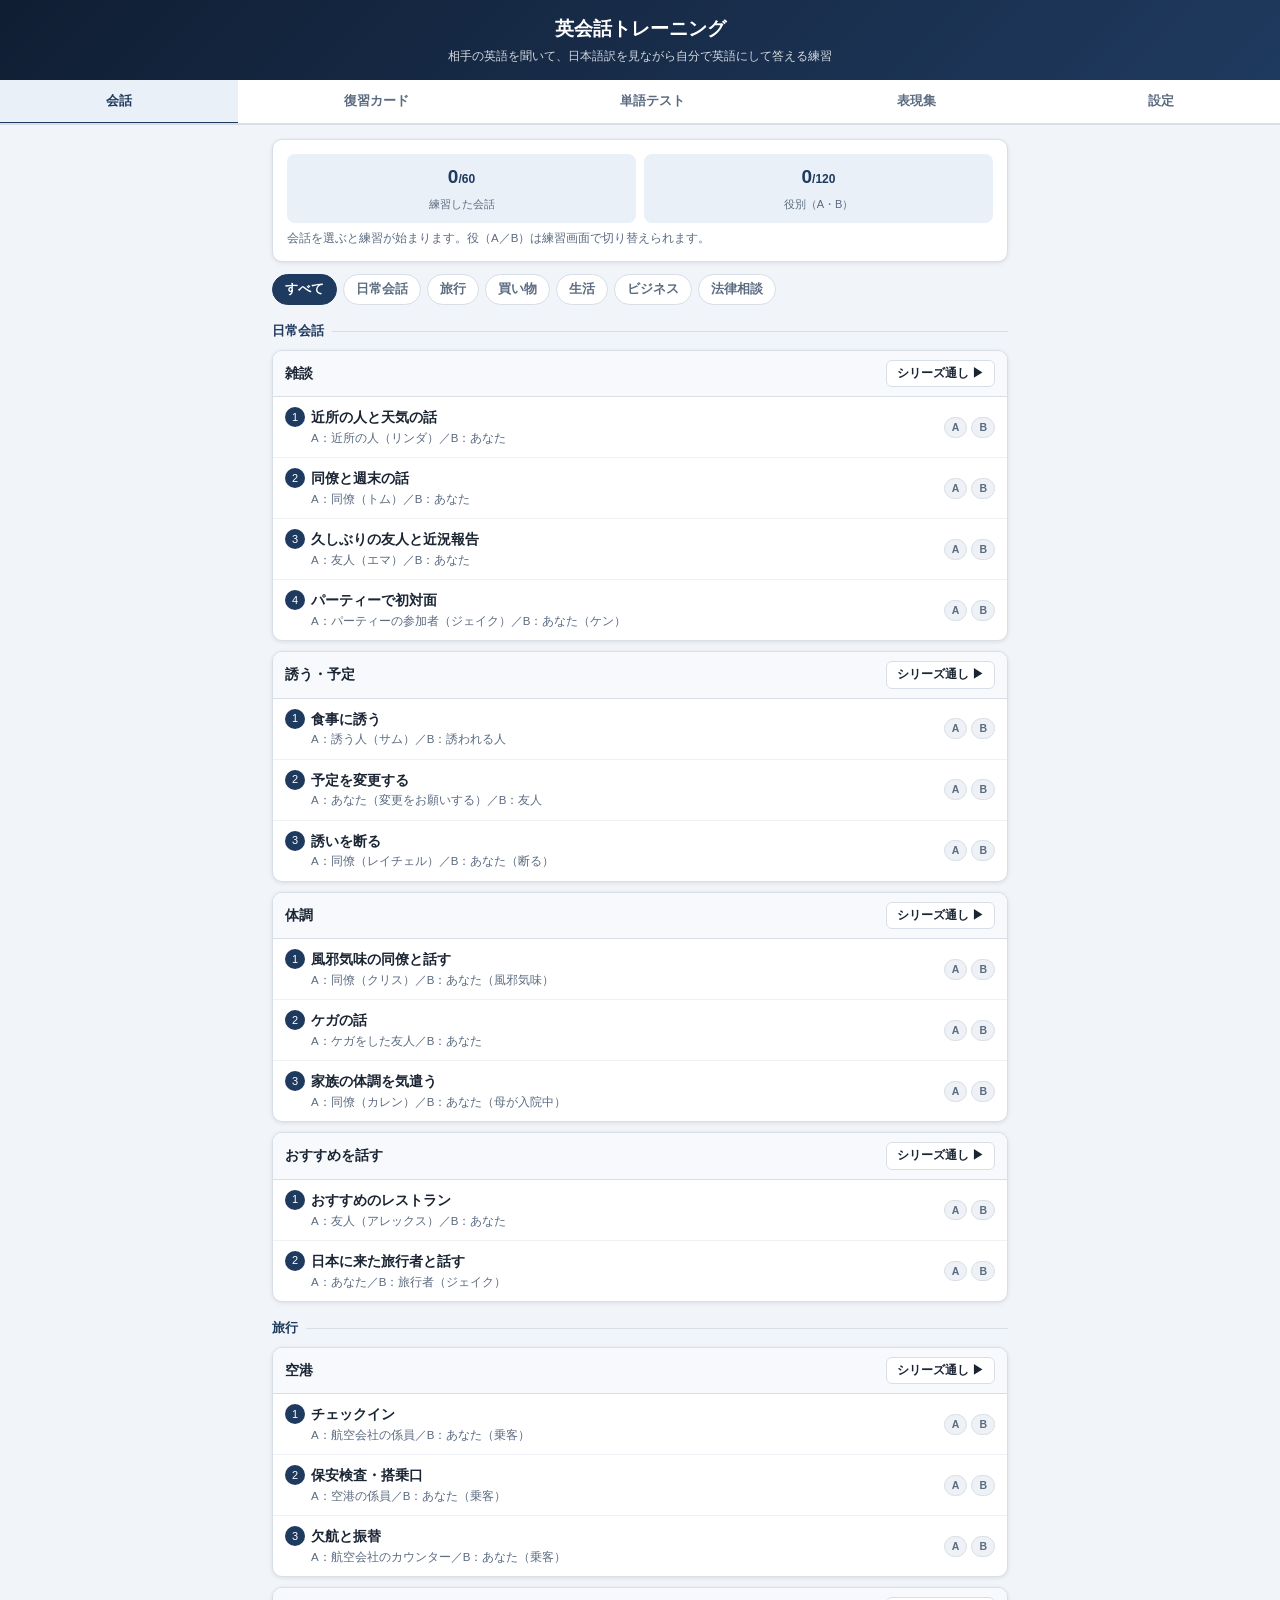
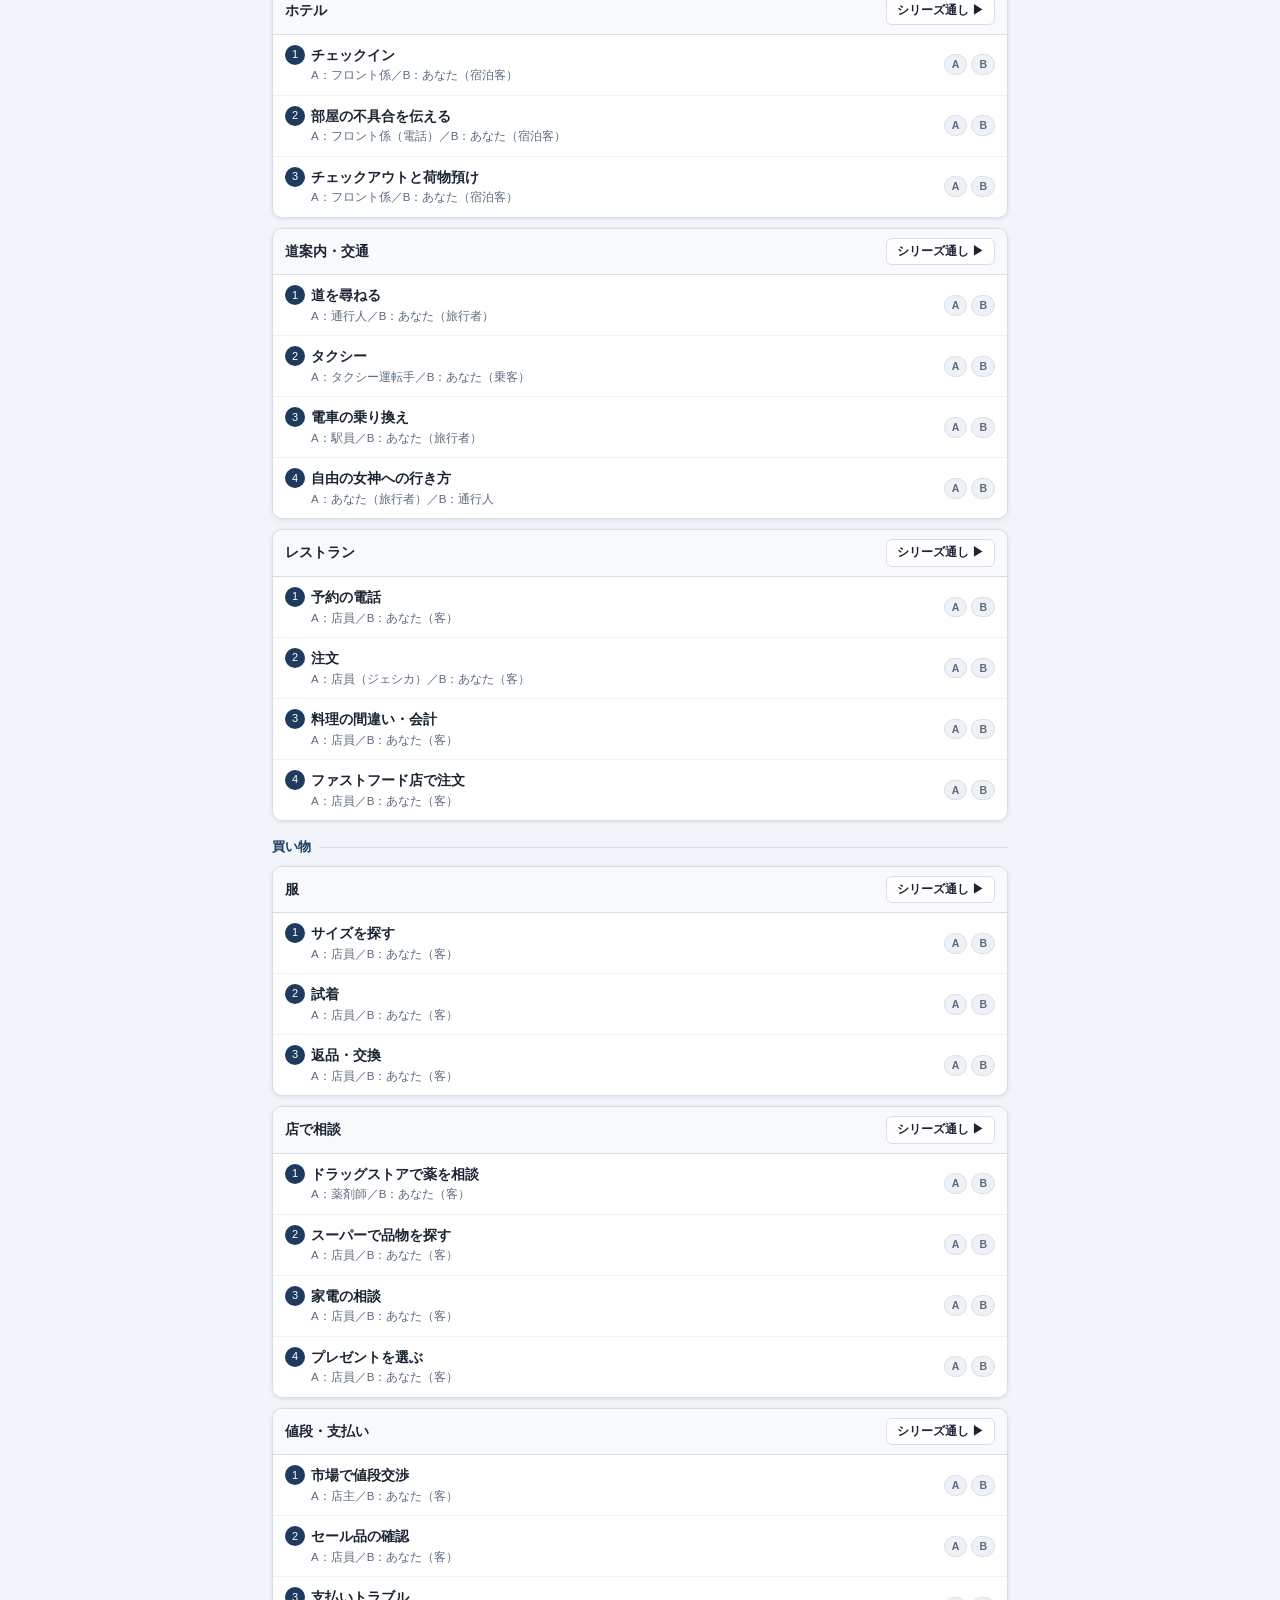
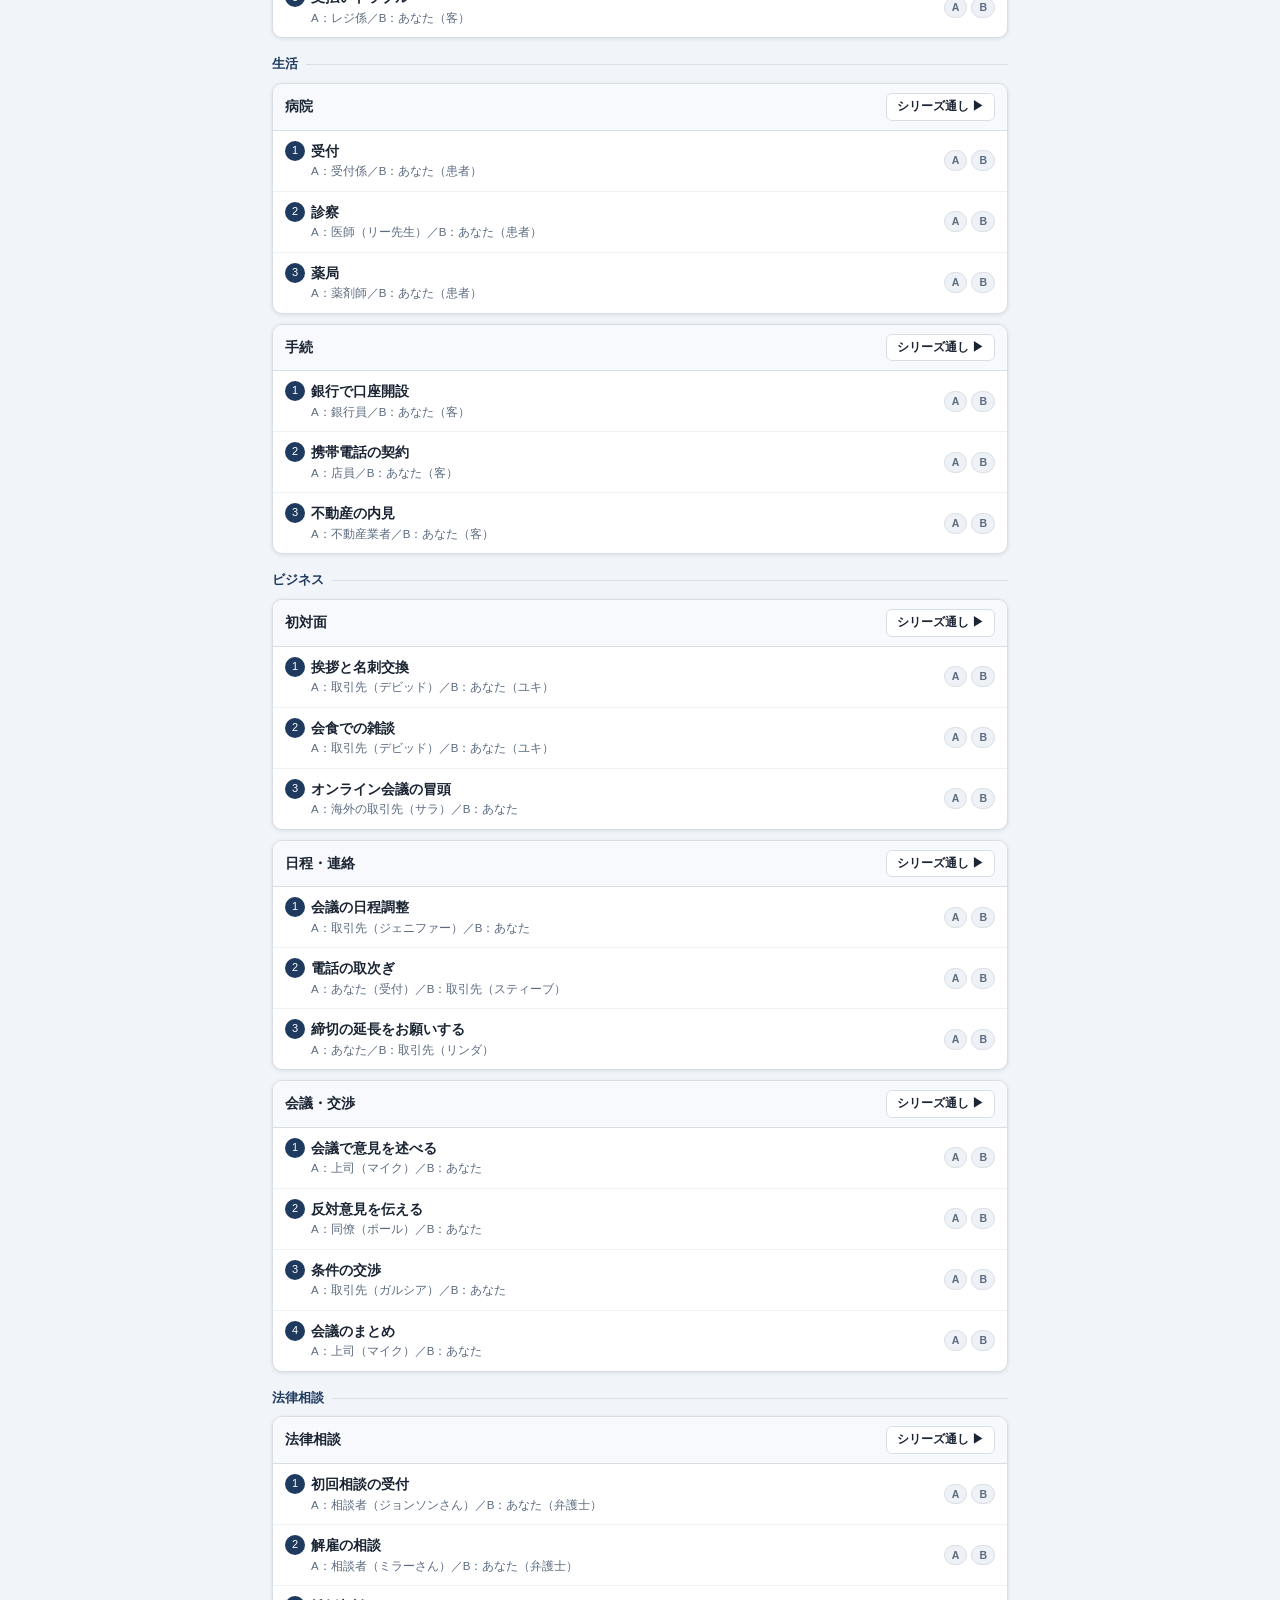
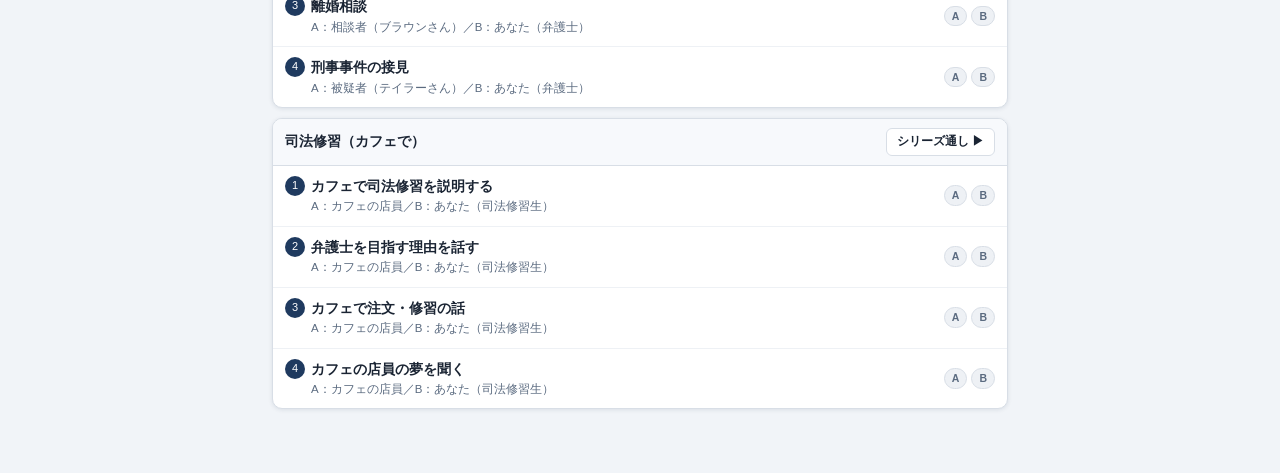
<file: eikaiwa.html>
<!DOCTYPE html>
<html lang="ja">
<head>
<meta charset="UTF-8">
<meta name="viewport" content="width=device-width, initial-scale=1.0">
<title>英会話トレーニング</title>
<style>
:root{--primary:#1F3A5F;--primary-hover:#16283F;--primary-light:#EAF0F7;--success:#2F7D5B;--success-light:#EAF6F0;--success-border:#8FCBAF;--warning:#B07A2E;--warning-light:#FBF3E7;--warning-border:#E4B96A;--danger:#B0362E;--danger-light:#FDECEA;--danger-border:#E79892;--border:#D8DEE6;--bg:#F1F4F8;--card:#FFFFFF;--text:#1A2433;--text-muted:#5B6B80;--radius:10px;--shadow:0 1px 4px rgba(20,40,70,.10);--mark:#FFF1B8;--mark-seen:#FFD9A8}
*,*::before,*::after{box-sizing:border-box;margin:0;padding:0}
body{font-family:-apple-system,BlinkMacSystemFont,'Noto Sans JP','Hiragino Kaku Gothic ProN',sans-serif;background:var(--bg);color:var(--text);font-size:14px;line-height:1.6;min-height:100vh;padding-bottom:40px}
button{font-family:inherit}
.header{background:linear-gradient(135deg,#101E33,#1F3A5F);color:#fff;padding:14px 20px;text-align:center}
.header h1{font-size:19px;font-weight:700}.header p{font-size:11.5px;opacity:.82;margin-top:3px}
.tabs{display:flex;background:var(--card);border-bottom:2px solid var(--border);overflow-x:auto;position:sticky;top:0;z-index:10}
.tab-btn{flex:1 0 auto;padding:12px 10px;border:none;background:none;cursor:pointer;font-size:13px;font-weight:600;color:var(--text-muted);border-bottom:3px solid transparent;margin-bottom:-2px;white-space:nowrap}
.tab-btn.active{color:var(--primary);border-bottom-color:var(--primary);background:var(--primary-light)}
.container{max-width:760px;margin:0 auto;padding:14px 12px}
.panel{display:none}.panel.active{display:block}
.card{background:var(--card);border-radius:var(--radius);border:1px solid var(--border);padding:14px;margin-bottom:12px;box-shadow:var(--shadow)}
.card-title{font-size:14.5px;font-weight:700;margin-bottom:10px}
.muted{color:var(--text-muted);font-size:12px}
.btn{padding:9px 14px;border:none;border-radius:8px;font-size:13px;font-weight:700;cursor:pointer;line-height:1.3}
.btn-primary{background:var(--primary);color:#fff}.btn-primary:hover{background:var(--primary-hover)}
.btn-outline{background:#fff;border:1.5px solid var(--border);color:var(--text)}
.btn-outline:hover{border-color:var(--primary);color:var(--primary)}
.btn-ok{background:var(--success);color:#fff}.btn-mid{background:var(--warning);color:#fff}.btn-ng{background:var(--danger);color:#fff}
.btn-sm{padding:5px 10px;font-size:12px;border-radius:6px}
.btn.on{background:var(--primary);color:#fff;border-color:var(--primary)}
.btn:disabled{opacity:.45;cursor:default}
.row{display:flex;flex-wrap:wrap;gap:8px;align-items:center}
.chips{display:flex;flex-wrap:wrap;gap:6px;margin-bottom:12px}
.chip{padding:6px 12px;border-radius:20px;border:1.5px solid var(--border);background:#fff;font-size:12.5px;font-weight:600;cursor:pointer;color:var(--text-muted)}
.chip.on{background:var(--primary);border-color:var(--primary);color:#fff}
.badge{display:inline-block;font-size:10.5px;font-weight:700;padding:1px 7px;border-radius:20px;white-space:nowrap}
.badge-done{background:var(--success-light);color:var(--success);border:1px solid var(--success-border)}
.badge-todo{background:#EEF1F5;color:var(--text-muted);border:1px solid var(--border)}
.badge-weak{background:var(--danger-light);color:var(--danger);border:1px solid var(--danger-border)}
.badge-cat{background:var(--primary-light);color:var(--primary)}
.stats{display:grid;grid-template-columns:repeat(3,1fr);gap:8px}
.stat{background:var(--primary-light);border-radius:8px;padding:8px;text-align:center}
.stat b{display:block;font-size:19px;color:var(--primary)}
.stat span{font-size:11px;color:var(--text-muted)}
.cat-title{font-size:13px;font-weight:700;color:var(--primary);margin:16px 0 8px;display:flex;align-items:center;gap:8px}
.cat-title::after{content:'';flex:1;height:1px;background:var(--border)}
.series{background:var(--card);border:1px solid var(--border);border-radius:var(--radius);margin-bottom:10px;overflow:hidden;box-shadow:var(--shadow)}
.series-head{display:flex;justify-content:space-between;align-items:center;padding:9px 12px;background:#F7F9FC;border-bottom:1px solid var(--border);gap:8px}
.series-head b{font-size:13.5px}
.dlg{display:flex;justify-content:space-between;align-items:center;gap:8px;padding:10px 12px;border-bottom:1px solid #EEF1F5;cursor:pointer}
.dlg:last-child{border-bottom:none}
.dlg:hover{background:var(--primary-light)}
.dlg .t{font-weight:700;font-size:13.5px}
.dlg .m{font-size:11.5px;color:var(--text-muted)}
.dlg .no{display:inline-flex;width:20px;height:20px;border-radius:50%;background:var(--primary);color:#fff;font-size:11px;align-items:center;justify-content:center;margin-right:6px;flex:0 0 auto}
/* practice */
.p-head .crumb{font-size:11.5px;color:var(--text-muted)}
.p-head h2{font-size:17px;margin:2px 0 10px}
.ctrl{display:flex;flex-wrap:wrap;gap:6px;align-items:center;margin-top:8px}
.ctrl .lbl{font-size:11.5px;font-weight:700;color:var(--text-muted);margin-right:2px}
.seg{display:inline-flex;border:1.5px solid var(--border);border-radius:8px;overflow:hidden}
.seg button{border:none;background:#fff;padding:6px 10px;font-size:12px;font-weight:600;cursor:pointer;color:var(--text-muted)}
.seg button.on{background:var(--primary);color:#fff}
.log{display:flex;flex-direction:column;gap:10px;margin:12px 0 0;padding-bottom:8px}
.b{max-width:88%;border-radius:12px;padding:9px 12px;border:1px solid var(--border);background:#fff;box-shadow:var(--shadow)}
.b.partner{align-self:flex-start;border-top-left-radius:3px}
.b.mine{align-self:flex-end;background:var(--primary-light);border-color:#B9CBE0;border-top-right-radius:3px}
.b.prompt{background:#FFFBEF;border:2px solid var(--warning-border)}
.b.playing{outline:3px solid #7FA6D6}
.b .who{display:flex;align-items:center;gap:6px;font-size:11px;font-weight:700;color:var(--text-muted);margin-bottom:3px}
.b .who .sp{flex:1}
.b .en{font-size:15.5px;line-height:1.5}
.b .ja{font-size:12.5px;color:var(--text-muted);margin-top:3px}
.b .jabig{font-size:15.5px;font-weight:600}
.b .hint{font-family:ui-monospace,Menlo,monospace;font-size:13px;color:var(--primary);margin-top:6px;word-break:break-word}
.b .seenhint{font-size:11.5px;color:#9A5B12;margin-top:5px}
.icon-btn{border:none;background:none;cursor:pointer;font-size:14px;padding:0 3px;color:var(--primary)}
.log.hide-en .partner .en{filter:blur(6px);cursor:pointer;user-select:none}
.log.hide-en .partner.peek .en{filter:none}
.partner .ja{display:none}
.log.show-ja .partner .ja,.partner.peekja .ja{display:block}
mark{background:var(--mark);border-radius:3px;padding:0 1px;color:inherit}
mark.seen{background:var(--mark-seen)}
.res{font-size:11px;font-weight:700;padding:0 6px;border-radius:10px}
.res0{background:var(--success-light);color:var(--success)}.res1{background:var(--warning-light);color:var(--warning)}.res2{background:var(--danger-light);color:var(--danger)}
.act{position:sticky;bottom:0;background:rgba(241,244,248,.96);backdrop-filter:blur(4px);padding:10px 0 12px;margin-top:8px;border-top:1px solid var(--border);z-index:5}
.act .row{justify-content:center}
.act .btn{min-width:84px}
.countdown{font-size:22px;font-weight:700;color:var(--warning);text-align:center}
.finish{text-align:center}
.finish h3{font-size:16px;margin-bottom:6px}
/* review */
.flash .ctx{font-size:12.5px;color:var(--text-muted);border-left:3px solid var(--border);padding-left:8px;margin-bottom:10px}
.flash .ctx .en{font-size:14px;color:var(--text)}
.flash .q{font-size:17px;font-weight:700;margin:6px 0}
.flash .a{font-size:17px;margin-top:10px;padding:10px;background:var(--primary-light);border-radius:8px}
.flash .src{font-size:11px;color:var(--text-muted);margin-bottom:8px}
.weak-item{padding:8px 0;border-bottom:1px solid #EEF1F5;font-size:13px}
.weak-item:last-child{border-bottom:none}
/* keys */
.key-row{display:flex;gap:8px;align-items:baseline;padding:6px 0;border-bottom:1px solid #EEF1F5}
.key-row:last-child{border-bottom:none}
.key-row .k{font-weight:700;min-width:44%}
.key-row .j{flex:1;color:var(--text-muted);font-size:12.5px}
/* settings */
.form-group{display:flex;flex-direction:column;gap:4px;margin-bottom:12px}
label{font-size:12px;font-weight:600;color:var(--text-muted)}
select,input[type=number]{width:100%;padding:8px 10px;border:1.5px solid var(--border);border-radius:7px;font-size:13.5px;background:#fff;color:var(--text);font-family:inherit}
input[type=range]{width:100%}
.checkline{display:flex;align-items:center;gap:8px;font-size:13px;font-weight:600;color:var(--text);margin-bottom:10px}
.checkline input{width:17px;height:17px}
.warn{background:var(--warning-light);border:1px solid var(--warning-border);color:#7A5416;border-radius:8px;padding:9px 12px;font-size:12.5px;margin-bottom:12px}
.legend{font-size:11.5px;color:var(--text-muted);margin-top:6px}
/* words */
.blank{display:inline-block;background:#1A2433;color:transparent;border-radius:2px;cursor:pointer;padding:0 1px;min-width:1.2em}
.blank.open{background:#FDECEA;color:var(--danger);font-weight:700}
.syn{font-size:11px;color:var(--text-muted)}
.wtable{width:100%;border-collapse:collapse;font-size:13px}
.wtable td{border-bottom:1px solid #EEF1F5;padding:7px 4px;vertical-align:top}
.wtable .n{color:var(--text-muted);font-size:11px;width:30px;white-space:nowrap}
.wtable .wj{width:38%}
.wtable .we{font-size:14px}
.wtable .wa{display:none;font-size:12px;color:var(--success);margin-top:3px}
.wtable tr.open .wa{display:block}
.star{color:#E08A1E;font-size:12px}
.wcard .wja{font-size:17px;font-weight:700;margin:6px 0 10px}
.wcard .wen{font-size:18px;line-height:1.7}
.wcard .wans{margin-top:10px;padding:10px;background:var(--success-light);border-radius:8px;font-size:15px}
@media(max-width:520px){.wtable tr{display:block;padding:6px 0;border-bottom:1px solid #EEF1F5}.wtable td{display:block;border:none;padding:1px 2px;width:auto!important}.wtable .n{display:inline}}
@media(max-width:520px){.b{max-width:94%}.stats{gap:6px}.key-row{flex-direction:column;gap:0}}
</style>
</head>
<body>
<div class="header">
  <h1>英会話トレーニング</h1>
  <p>相手の英語を聞いて、日本語訳を見ながら自分で英語にして答える練習</p>
</div>
<div class="tabs">
  <button class="tab-btn active" data-tab="list">会話</button>
  <button class="tab-btn" data-tab="review">復習カード</button>
  <button class="tab-btn" data-tab="words">単語テスト</button>
  <button class="tab-btn" data-tab="keys">表現集</button>
  <button class="tab-btn" data-tab="settings">設定</button>
</div>
<div class="container">
  <div id="nosupport" class="warn" style="display:none">このブラウザは音声読み上げに対応していません。Chrome・Safari・Edgeの最新版をご利用ください（文字だけでも練習できます）。</div>
  <div class="panel active" id="p-list"></div>
  <div class="panel" id="p-practice"></div>
  <div class="panel" id="p-review"></div>
  <div class="panel" id="p-words"></div>
  <div class="panel" id="p-keys"></div>
  <div class="panel" id="p-settings"></div>
</div>

<script src="eikaiwa/1-daily.js"></script>
<script src="eikaiwa/2-travel.js"></script>
<script src="eikaiwa/3-shopping.js"></script>
<script src="eikaiwa/4-life.js"></script>
<script src="eikaiwa/5-business.js"></script>
<script src="eikaiwa/6-legal.js"></script>
<script src="eikaiwa/words.js"></script>
<script>
(function(){
'use strict';
/* ========== データ準備 ========== */
const DATA = window.EK_DATA || [];
const DIALOGS = [], SERIES = [], BYID = {};
DATA.forEach(s => {
  const ser = { cat: s.cat, name: s.series, keys: s.keys || [], dialogs: [] };
  SERIES.push(ser);
  s.dialogs.forEach((d, i) => {
    d.cat = s.cat; d.ser = ser; d.no = i + 1; d.order = DIALOGS.length; d.def = d.def || 'B';
    DIALOGS.push(d); ser.dialogs.push(d); BYID[d.id] = d;
  });
});
const CATS = [...new Set(SERIES.map(s => s.cat))];
const NUM = ['①','②','③','④','⑤','⑥','⑦','⑧','⑨'];

// 重要表現：単語境界つきで検索
const KEYS = [];
SERIES.forEach(ser => ser.keys.forEach(([en, ja]) => {
  const lc = en.toLowerCase();
  if (!KEYS.some(k => k.lc === lc)) KEYS.push({ en, ja, lc, ser, first: Infinity, count: 0 });
}));
const isWordCh = c => /[a-z0-9']/i.test(c || '');
function findAll(lcText, lcKey) {
  const out = []; let i = lcText.indexOf(lcKey);
  while (i >= 0) {
    const e = i + lcKey.length;
    const okL = !isWordCh(lcKey[0]) || !isWordCh(lcText[i - 1]);
    const okR = !isWordCh(lcKey[lcKey.length - 1]) || !isWordCh(lcText[e]);
    if (okL && okR) out.push([i, e]);
    i = lcText.indexOf(lcKey, i + 1);
  }
  return out;
}
DIALOGS.forEach(d => {
  const txt = d.lines.map(l => l[1].toLowerCase()).join('\n');
  KEYS.forEach(k => { if (findAll(txt, k.lc).length) { k.count++; if (d.order < k.first) k.first = d.order; } });
});
const KEYS_LONG = KEYS.slice().sort((a, b) => b.lc.length - a.lc.length);
function keysIn(text) {
  const lc = text.toLowerCase(); const ranges = [];
  KEYS_LONG.forEach(k => findAll(lc, k.lc).forEach(([s, e]) => {
    if (!ranges.some(r => s < r[1] && e > r[0])) ranges.push([s, e, k]);
  }));
  return ranges.sort((a, b) => a[0] - b[0]);
}
function hl(text, order) {
  let out = '', p = 0;
  keysIn(text).forEach(([s, e, k]) => {
    out += esc(text.slice(p, s)) + `<mark class="${k.first < order ? 'seen' : ''}" title="${esc(k.ja)}">${esc(text.slice(s, e))}</mark>`;
    p = e;
  });
  return out + esc(text.slice(p));
}
function seenKeys(text, order) { return keysIn(text).map(r => r[2]).filter(k => k.first < order); }
function esc(s) { return String(s).replace(/[&<>"']/g, c => ({ '&': '&amp;', '<': '&lt;', '>': '&gt;', '"': '&quot;', "'": '&#39;' }[c])); }

/* ========== 保存 ========== */
const STORE_KEY = 'eikaiwa.v1';
const DEF_SET = { rate: 0.9, voiceA: '', voiceB: '', voiceJa: '', autoPlay: true, showEn: true, showJa: false, mode: 'tr', hfThink: 5, hfJa: true, cat: 'all' };
let S = { ev: {}, done: {}, wv: {}, set: Object.assign({}, DEF_SET) };
try {
  const raw = localStorage.getItem(STORE_KEY);
  if (raw) { const o = JSON.parse(raw); S.ev = o.ev || {}; S.done = o.done || {}; S.wv = o.wv || {}; S.set = Object.assign({}, DEF_SET, o.set || {}); }
} catch (e) {}
function save() { try { localStorage.setItem(STORE_KEY, JSON.stringify(S)); } catch (e) {} }
const lk = (d, i) => d.id + ':' + i;
function record(d, i, r) {
  const k = lk(d, i); const o = S.ev[k] || { n: 0 };
  o.r = r; o.n++; o.t = Date.now(); S.ev[k] = o; save();
}
const isWeak = k => S.ev[k] && S.ev[k].r >= 1;

/* ========== 音声 ========== */
let curTab = 'list';
const TTS = 'speechSynthesis' in window;
if (!TTS) document.getElementById('nosupport').style.display = 'block';
let VOICES = [];
function loadVoices() { if (!TTS) return; VOICES = speechSynthesis.getVoices(); if (curTab === 'settings') renderSettings(); }
if (TTS) { loadVoices(); speechSynthesis.onvoiceschanged = loadVoices; }
// 声の品質スコア（効果音的な声・旧式の合成音は除外し、高品質な声を優先）
const BAD_VOICE = /\b(Albert|Bad News|Bahh|Bells|Boing|Bubbles|Cellos|Deranged|Good News|Hysterical|Jester|Junior|Organ|Superstar|Trinoids|Whisper|Wobble|Zarvox|Fred|Ralph|Kathy|Princess|Pipe Organ|Eddy|Flo|Grandma|Grandpa|Reed|Rocko|Sandy|Shelley|eSpeak)\b/i;
const GOOD_VOICE = /\b(Samantha|Ava|Allison|Susan|Tom|Zoe|Nicky|Evan|Nathan|Joelle|Noelle|Aaron|Daniel|Serena|Kate|Oliver|Karen|Moira|Tessa|Jenny|Aria|Guy|Michelle|Christopher|Eric|Emma|Brian|Andrew|Ana|Libby|Ryan|Sonia|Natasha|William)\b/i;
function voiceScore(v) {
  const n = v.name; let s = 0;
  if (BAD_VOICE.test(n)) return -1000;
  if (/Natural|Neural/i.test(n)) s += 100;           // Edge等の自然音声
  if (/Premium/i.test(n)) s += 95;                   // iPhone/Macの高品質音声
  if (/Enhanced|Siri/i.test(n)) s += 80;
  if (/^Google/i.test(n)) s += 70;                   // Chrome/Androidの音声
  if (GOOD_VOICE.test(n)) s += 50;
  if (/Online/i.test(n)) s += 20;
  if (/Compact/i.test(n)) s -= 30;
  if (/en[-_]US/i.test(v.lang)) s += 8; else if (/en[-_]GB/i.test(v.lang)) s += 5;
  if (v.localService === false) s += 3;
  return s;
}
const byScore = list => list.filter(v => voiceScore(v) > -1000).sort((a, b) => voiceScore(b) - voiceScore(a));
const enVoices = () => byScore(VOICES.filter(v => /^en([-_]|$)/i.test(v.lang)));
const jaVoices = () => byScore(VOICES.filter(v => /^ja/i.test(v.lang)));
function voiceFor(w) {
  const list = w === 'ja' ? jaVoices() : enVoices();
  const name = S.set['voice' + (w === 'ja' ? 'Ja' : w)];
  const v = list.find(v => v.name === name); if (v) return v;
  if (!list.length) return null;
  if (w === 'ja' || w === 'A') return list[0];
  // Bは、Aと違う声のうち一番良いもの（なるべく同等の品質）
  return list.find(x => x.name !== list[0].name) || list[0];
}
const keep = [];
function speak(text, w) {
  return new Promise(res => {
    if (!TTS) { res(); return; }
    const u = new SpeechSynthesisUtterance(text);
    const v = voiceFor(w);
    if (v) { u.voice = v; u.lang = v.lang; } else u.lang = w === 'ja' ? 'ja-JP' : 'en-US';
    u.rate = w === 'ja' ? 1.05 : S.set.rate;
    let done = false;
    const fin = () => { if (done) return; done = true; clearTimeout(t); res(); };
    u.onend = fin; u.onerror = fin;
    const t = setTimeout(fin, 3000 + text.length * (w === 'ja' ? 260 : 120) / u.rate);
    keep.push(u); if (keep.length > 8) keep.shift();
    speechSynthesis.speak(u);
  });
}
function stopSpeech() { if (TTS) try { speechSynthesis.cancel(); } catch (e) {} }
const sleep = ms => new Promise(r => setTimeout(r, ms));
function say(text, w) { stopSpeech(); setTimeout(() => speak(text, w), 60); }

/* ========== タブ ========== */
document.querySelectorAll('.tab-btn').forEach(b => b.onclick = () => showTab(b.dataset.tab === 'list' && P && P.open ? 'practice' : b.dataset.tab));
const SCROLL = {};
function showTab(t, fresh) {
  SCROLL[curTab] = window.scrollY;
  if (curTab === 'practice' && t !== 'practice') pausePractice();
  else stopSpeech();
  curTab = t;
  document.querySelectorAll('.tab-btn').forEach(b => b.classList.toggle('active', b.dataset.tab === t || (t === 'practice' && b.dataset.tab === 'list')));
  document.querySelectorAll('.panel').forEach(p => p.classList.toggle('active', p.id === 'p-' + t));
  if (t === 'list') renderList();
  if (t === 'review' && !document.getElementById('p-review').innerHTML) renderReviewHome();
  if (t === 'keys') renderKeys();
  if (t === 'words' && !document.getElementById('p-words').innerHTML) renderWords();
  if (t === 'settings') renderSettings();
  if (t === 'practice' && !fresh && P && P.needResume) { P.needResume = false; restartAt(P.idx); }
  window.scrollTo(0, fresh ? 0 : (SCROLL[t] || 0));
}
// 練習中に他のタブへ移るとき：音声だけ止めて、戻ったら同じ場所から再開
function pausePractice() {
  stopSpeech();
  if (!P) return;
  if (P.busy || P.hf || P.listening) {
    TOKEN++; P.hf = false; P.listening = false; P.needResume = true;
    setHFBtn();
    const b = document.getElementById('pAll'); if (b) { b.textContent = '▶ 全文を聞く'; b.classList.remove('on'); }
  }
}
let TOKEN = 0;
function stopAll() { TOKEN++; stopSpeech(); if (P) { P.hf = false; P.listening = false; } }

/* ========== 一覧 ========== */
function catFilterChips(cur, onPick) {
  const wrap = document.createElement('div'); wrap.className = 'chips';
  ['all', ...CATS].forEach(c => {
    const b = document.createElement('button'); b.className = 'chip' + (cur === c ? ' on' : '');
    b.textContent = c === 'all' ? 'すべて' : c; b.onclick = () => onPick(c); wrap.appendChild(b);
  });
  return wrap;
}
function renderList() {
  const el = document.getElementById('p-list'); el.innerHTML = '';
  const doneDlg = DIALOGS.filter(d => S.done[d.id + ':A'] || S.done[d.id + ':B']).length;
  const doneRole = DIALOGS.reduce((a, d) => a + (S.done[d.id + ':A'] ? 1 : 0) + (S.done[d.id + ':B'] ? 1 : 0), 0);
  el.insertAdjacentHTML('beforeend', `<div class="card"><div class="stats" style="grid-template-columns:repeat(2,1fr)">
    <div class="stat"><b>${doneDlg}<small style="font-size:12px">/${DIALOGS.length}</small></b><span>練習した会話</span></div>
    <div class="stat"><b>${doneRole}<small style="font-size:12px">/${DIALOGS.length * 2}</small></b><span>役別（A・B）</span></div></div>
    <div class="legend">会話を選ぶと練習が始まります。役（A／B）は練習画面で切り替えられます。</div></div>`);
  el.appendChild(catFilterChips(S.set.cat, c => { S.set.cat = c; save(); renderList(); }));
  CATS.filter(c => S.set.cat === 'all' || S.set.cat === c).forEach(cat => {
    el.insertAdjacentHTML('beforeend', `<div class="cat-title">${esc(cat)}</div>`);
    SERIES.filter(s => s.cat === cat).forEach(ser => {
      const box = document.createElement('div'); box.className = 'series';
      const multi = ser.dialogs.length > 1;
      box.innerHTML = `<div class="series-head"><b>${esc(ser.name)}</b>${multi ? '<button class="btn btn-outline btn-sm">シリーズ通し ▶</button>' : ''}</div>`;
      if (multi) box.querySelector('button').onclick = () => openPractice(ser.dialogs[0].id, null, true);
      ser.dialogs.forEach(d => {
        const row = document.createElement('div'); row.className = 'dlg';
        row.innerHTML = `<div style="display:flex;align-items:flex-start"><span class="no">${d.no}</span><div><div class="t">${esc(d.title)}</div><div class="m">A：${esc(d.A)}／B：${esc(d.B)}</div></div></div>
          <div class="row" style="flex:0 0 auto;gap:4px;justify-content:flex-end">
          ${['A', 'B'].map(r => `<span class="badge ${S.done[d.id + ':' + r] ? 'badge-done' : 'badge-todo'}">${r}${S.done[d.id + ':' + r] ? '済' : ''}</span>`).join('')}</div>`;
        row.onclick = () => openPractice(d.id);
        box.appendChild(row);
      });
      el.appendChild(box);
    });
  });
}

/* ========== 練習 ========== */
let P = null;
function nextDialog(d) { return DIALOGS[d.order + 1] || null; }
function openPractice(id, me, seriesRun) {
  stopAll();
  const d = BYID[id]; if (!d) return;
  const keepRun = seriesRun === undefined ? (P && P.seriesRun && P.d.ser === d.ser) : seriesRun;
  P = { d, me: me || d.def, idx: 0, hint: 0, hf: false, listening: false, busy: false, open: true, seriesRun: !!keepRun };
  showTab('practice', true);
  renderPracticeShell();
  run();
}
const nameOf = (d, s) => s === 'A' ? d.A : d.B;
function renderPracticeShell() {
  const d = P.d, el = document.getElementById('p-practice');
  el.innerHTML = `<div class="card p-head">
    <div class="row" style="justify-content:space-between"><button class="btn btn-outline btn-sm" id="pBack">← 一覧</button>
      ${P.seriesRun ? `<span class="badge badge-cat">シリーズ通し ${d.no}/${d.ser.dialogs.length}</span>` : ''}</div>
    <div class="crumb" style="margin-top:8px">${esc(d.cat)} › ${esc(d.ser.name)} ${NUM[d.no - 1] || d.no}</div>
    <h2>${esc(d.title)}</h2>
    <div class="ctrl"><span class="lbl">あなたの役</span><div class="seg" id="pRole">
      ${['A', 'B'].map(r => `<button data-r="${r}" class="${P.me === r ? 'on' : ''}">${r}：${esc(nameOf(d, r))}</button>`).join('')}</div></div>
    <div class="ctrl"><span class="lbl">練習方法</span><div class="seg" id="pMode">
      <button data-m="tr" class="${S.set.mode === 'tr' ? 'on' : ''}">英訳して答える</button>
      <button data-m="sh" class="${S.set.mode === 'sh' ? 'on' : ''}">シャドーイング</button></div></div>
    <div class="ctrl"><span class="lbl">相手</span>
      <button class="btn btn-outline btn-sm ${S.set.showEn ? 'on' : ''}" id="pEn">英文</button>
      <button class="btn btn-outline btn-sm ${S.set.showJa ? 'on' : ''}" id="pJa">訳</button>
      <button class="btn btn-outline btn-sm ${S.set.autoPlay ? 'on' : ''}" id="pAuto">自動再生</button></div>
    <div class="ctrl">
      <button class="btn btn-outline btn-sm" id="pHF">🎧 ハンズフリー</button>
      <button class="btn btn-outline btn-sm" id="pAll">▶ 全文を聞く</button>
      <button class="btn btn-outline btn-sm" id="pRestart">↺ 最初から</button></div>
    <div class="legend"><mark>黄色</mark>＝重要表現　<mark class="seen">オレンジ</mark>＝前の会話で出た表現（復習）</div>
  </div>
  <div class="log" id="log"></div>
  <div class="act" id="act"></div>`;
  document.getElementById('pBack').onclick = () => { stopAll(); P.open = false; showTab('list'); };
  el.querySelectorAll('#pRole button').forEach(b => b.onclick = () => openPractice(d.id, b.dataset.r, P.seriesRun));
  el.querySelectorAll('#pMode button').forEach(b => b.onclick = () => {
    S.set.mode = b.dataset.m; save();
    el.querySelectorAll('#pMode button').forEach(x => x.classList.toggle('on', x === b));
    if (!P.hf && !P.listening) restartAt(P.idx);
  });
  const tog = (id, key, fn) => document.getElementById(id).onclick = e => { S.set[key] = !S.set[key]; save(); e.currentTarget.classList.toggle('on', S.set[key]); fn && fn(); };
  tog('pEn', 'showEn', applyLogClass); tog('pJa', 'showJa', applyLogClass); tog('pAuto', 'autoPlay');
  document.getElementById('pHF').onclick = () => P.hf ? stopHF() : handsFree();
  document.getElementById('pAll').onclick = () => P.listening ? stopListenAll() : listenAll();
  document.getElementById('pRestart').onclick = () => openPractice(d.id, P.me, P.seriesRun);
  applyLogClass();
}
function applyLogClass() {
  const log = document.getElementById('log'); if (!log) return;
  log.classList.toggle('hide-en', !S.set.showEn);
  log.classList.toggle('show-ja', S.set.showJa);
}
// 吹き出し生成  state: done | prompt | reveal
function bubble(i, state) {
  const d = P.d, l = d.lines[i], mine = l[0] === P.me;
  const div = document.createElement('div');
  div.dataset.i = i;
  const play = `<button class="icon-btn" data-play title="再生">▶</button>`;
  if (!mine) {
    div.className = 'b partner';
    div.innerHTML = `<div class="who"><span>${l[0]}：${esc(nameOf(d, l[0]))}</span><span class="sp"></span>${play}<button class="icon-btn" data-ja title="訳を表示" style="font-size:11px">訳</button></div>
      <div class="en">${hl(l[1], d.order)}</div><div class="ja">${esc(l[2])}</div>`;
    div.querySelector('.en').onclick = () => div.classList.toggle('peek');
    div.querySelector('[data-ja]').onclick = () => div.classList.toggle('peekja');
  } else if (state === 'prompt') {
    div.className = 'b mine prompt'; div.id = 'cur';
    const sk = seenKeys(l[1], d.order);
    div.innerHTML = `<div class="who"><span>あなたの番（${l[0]}：${esc(nameOf(d, l[0]))}）</span></div>
      <div class="jabig">${esc(l[2])}</div>
      ${sk.length ? `<div class="seenhint">★ 既出表現を使います：${sk.map(k => '「' + esc(k.ja) + '」').join(' ')}</div>` : ''}
      <div class="hint" id="hint"></div>`;
  } else {
    div.className = 'b mine' + (state === 'reveal' ? ' prompt' : '');
    if (state === 'reveal') div.id = 'cur';
    div.innerHTML = `<div class="who"><span>あなた（${l[0]}：${esc(nameOf(d, l[0]))}）</span><span class="sp"></span>${play}</div>
      <div class="en">${hl(l[1], d.order)}</div><div class="ja">${esc(l[2])}</div>`;
  }
  div.querySelector('[data-play]') && (div.querySelector('[data-play]').onclick = e => { e.stopPropagation(); say(l[1], l[0]); });
  return div;
}
function logEl() { return document.getElementById('log'); }
function append(i, state) {
  const b = bubble(i, state); logEl().appendChild(b);
  b.scrollIntoView({ behavior: 'smooth', block: 'center' });
  return b;
}
function replaceCur(i, state) {
  const old = document.getElementById('cur'); const b = bubble(i, state);
  if (old) old.replaceWith(b); else logEl().appendChild(b);
  b.scrollIntoView({ behavior: 'smooth', block: 'center' });
}
function act(html) { const a = document.getElementById('act'); if (a) a.innerHTML = html; return a; }
function restartAt(idx) {
  // idx より前を表示し直して、idx から再開
  TOKEN++; stopSpeech();
  logEl().innerHTML = '';
  for (let i = 0; i < idx; i++) logEl().appendChild(bubble(i, 'done'));
  P.idx = idx; run({ quiet: true });
}
async function run(opt) {
  opt = opt || {};
  const tk = ++TOKEN; const d = P.d; P.hint = 0;
  act(''); P.busy = true;
  await sleep(80);
  if (tk !== TOKEN) return;
  while (P.idx < d.lines.length && d.lines[P.idx][0] !== P.me) {
    append(P.idx, 'done');
    act(`<div class="row"><button class="btn btn-outline" id="aSkip">スキップ ▶▶</button></div>`);
    document.getElementById('aSkip').onclick = () => stopSpeech();
    if (S.set.autoPlay && !opt.quiet) { await speak(d.lines[P.idx][1], d.lines[P.idx][0]); await sleep(250); }
    if (tk !== TOKEN) return;
    P.idx++;
  }
  P.busy = false;
  if (P.idx >= d.lines.length) { finish(); return; }
  append(P.idx, 'prompt');
  if (S.set.mode === 'sh') { reveal(); return; }
  act(`<div class="row">${prevBtn()}<button class="btn btn-outline" id="aHint">ヒント</button><button class="btn btn-primary" id="aShow">答えを見る</button>${nextBtn()}</div>`);
  bindNav();
  document.getElementById('aHint').onclick = showHint;
  document.getElementById('aShow').onclick = reveal;
}
// 前へ：ひとつ前の自分の番へ戻る／次へ：次へ進む
function prevMine(from) { for (let j = from - 1; j >= 0; j--) if (P.d.lines[j][0] === P.me) return j; return -1; }
function prevBtn() { return `<button class="btn btn-outline" id="aPrev" ${prevMine(P.idx) < 0 ? 'disabled' : ''}>◀ 前へ</button>`; }
function nextBtn() { return `<button class="btn btn-primary" id="aNext">次へ ▶</button>`; }
function goPrev() { const j = prevMine(P.idx); if (j >= 0) restartAt(j); }
function goNext() { stopSpeech(); replaceCur(P.idx, 'done'); P.idx++; run(); }
function bindNav() {
  const a = document.getElementById('aPrev'); if (a) a.onclick = goPrev;
  const b = document.getElementById('aNext'); if (b) b.onclick = goNext;
}
function showHint() {
  const en = P.d.lines[P.idx][1]; const w = en.split(/\s+/);
  P.hint++; const n = Math.min(w.length, P.hint * 2);
  const masked = w.slice(n).map(x => x.replace(/[A-Za-z0-9]/g, '_'));
  document.getElementById('hint').textContent = w.slice(0, n).concat(masked).join(' ');
  if (n >= w.length) reveal();
}
function reveal() {
  const d = P.d, l = d.lines[P.idx];
  replaceCur(P.idx, 'reveal');
  say(l[1], l[0]);
  act(`${S.set.mode === 'sh' ? '<div class="muted" style="text-align:center;margin-bottom:6px">音声に続けて声に出して言ってみましょう</div>' : ''}
    <div class="row">${prevBtn()}<button class="btn btn-outline" id="aRe">▶ もう一度</button>${nextBtn()}</div>`);
  document.getElementById('aRe').onclick = () => say(l[1], l[0]);
  bindNav();
}
function finish() {
  const d = P.d; stopSpeech();
  S.done[d.id + ':' + P.me] = true; save();
  const nx = nextDialog(d);
  const inSeries = nx && nx.ser === d.ser;
  const other = P.me === 'A' ? 'B' : 'A';
  const box = document.createElement('div'); box.className = 'card finish';
  box.innerHTML = `<h3>おつかれさまでした</h3>
    <div class="row" style="justify-content:center">
      <button class="btn btn-outline" id="fSwap">役を交代（${other}）</button>
      <button class="btn btn-outline" id="fAgain">もう一度</button>
      ${nx ? `<button class="btn btn-primary" id="fNext">${inSeries ? 'シリーズの次へ' : '次の会話'} ▶</button>` : ''}
    </div>
    ${P.seriesRun && !inSeries ? '<div class="muted" style="margin-top:8px">シリーズ通しが終わりました。</div>' : ''}`;
  logEl().appendChild(box); box.scrollIntoView({ behavior: 'smooth', block: 'center' });
  act(`<div class="row">${prevBtn()}<button class="btn btn-outline" id="fList">一覧へ戻る</button></div>`);
  bindNav();
  document.getElementById('fList').onclick = () => { P.open = false; showTab('list'); };
  document.getElementById('fSwap').onclick = () => openPractice(d.id, other, P.seriesRun);
  document.getElementById('fAgain').onclick = () => openPractice(d.id, P.me, P.seriesRun);
  if (nx) document.getElementById('fNext').onclick = () => openPractice(nx.id, null, P.seriesRun && inSeries);
}

/* ハンズフリー：相手→日本語訳→考える時間→模範英文 を自動で */
function setHFBtn() {
  const b = document.getElementById('pHF'); if (b) { b.textContent = P.hf ? '■ ハンズフリー停止' : '🎧 ハンズフリー'; b.classList.toggle('on', P.hf); }
}
async function handsFree() {
  if (P.listening) stopListenAll();
  stopSpeech(); const tk = ++TOKEN; P.hf = true; setHFBtn();
  const cur = document.getElementById('cur'); if (cur) cur.remove();
  if (P.idx >= P.d.lines.length) { P.idx = 0; logEl().innerHTML = ''; }
  act(`<div class="countdown" id="cd">再生中…</div><div class="row" style="margin-top:6px"><button class="btn btn-outline" id="hStop">■ 停止</button></div>`);
  document.getElementById('hStop').onclick = stopHF;
  const cd = t => { const c = document.getElementById('cd'); if (c) c.textContent = t; };
  const d = P.d;
  await sleep(120);
  if (tk !== TOKEN) return;
  while (P.idx < d.lines.length) {
    const l = d.lines[P.idx];
    if (l[0] !== P.me) {
      cd('相手'); append(P.idx, 'done'); await speak(l[1], l[0]);
    } else {
      cd('あなたの番'); append(P.idx, 'prompt');
      if (S.set.hfJa) { await speak(l[2], 'ja'); }
      for (let s = S.set.hfThink; s > 0; s--) { if (tk !== TOKEN) return; cd('考える… ' + s); await sleep(1000); }
      if (tk !== TOKEN) return;
      cd('模範解答'); replaceCur(P.idx, 'reveal'); await speak(l[1], l[0]);
      if (tk !== TOKEN) return;
      replaceCur(P.idx, 'done');
    }
    if (tk !== TOKEN) return;
    await sleep(700);
    if (tk !== TOKEN) return;
    P.idx++;
  }
  P.hf = false; setHFBtn(); finish();
}
function stopHF() { P.hf = false; setHFBtn(); restartAt(P.idx); }

/* 全文を聞く */
async function listenAll() {
  if (P.hf) { P.hf = false; setHFBtn(); }
  stopSpeech(); const tk = ++TOKEN; P.listening = true;
  const b = document.getElementById('pAll'); b.textContent = '■ 停止'; b.classList.add('on');
  const d = P.d; const log = logEl(); log.innerHTML = '';
  const saveMe = P.me;
  act(`<div class="row"><button class="btn btn-outline" id="lStop">■ 停止して練習に戻る</button></div>`);
  document.getElementById('lStop').onclick = stopListenAll;
  d.lines.forEach((l, i) => log.appendChild(bubble(i, 'done')));
  await sleep(120);
  for (let i = 0; i < d.lines.length; i++) {
    if (tk !== TOKEN) return;
    const el = log.children[i]; el.classList.add('playing'); el.scrollIntoView({ behavior: 'smooth', block: 'center' });
    await speak(d.lines[i][1], d.lines[i][0]);
    el.classList.remove('playing');
    if (tk !== TOKEN) return;
    await sleep(350);
  }
  if (tk === TOKEN && P.me === saveMe) stopListenAll();
}
function stopListenAll() {
  P.listening = false;
  const b = document.getElementById('pAll'); if (b) { b.textContent = '▶ 全文を聞く'; b.classList.remove('on'); }
  restartAt(P.idx);
}

/* ========== 復習カード ========== */
let R = null;
function renderReviewHome() {
  R = null;
  const el = document.getElementById('p-review');
  const rs = Object.assign({ cat: 'all' }, S.set.rv || {});
  el.innerHTML = `<div class="card"><div class="card-title">復習カード</div>
    <div class="muted" style="margin-bottom:10px">会話の中の文をランダムに1文ずつ出題します。日本語訳を見て英語で言い、答えを確認してください（両方の役の文が出ます）。</div>
    <div id="rCats"></div>
    <div class="row" style="margin-top:6px"><button class="btn btn-primary" id="rStart">開始（20問）</button></div></div>`;
  el.querySelector('#rCats').appendChild(catFilterChips(rs.cat, c => { rs.cat = c; S.set.rv = rs; save(); renderReviewHome(); }));
  el.querySelector('#rStart').onclick = () => startReview(rs);
}
function startReview(rs) {
  let pool = [];
  DIALOGS.forEach(d => { if (rs.cat !== 'all' && d.cat !== rs.cat) return; d.lines.forEach((l, i) => pool.push([d, i])); });
  if (!pool.length) { alert('対象の文がありません。'); return; }
  for (let i = pool.length - 1; i > 0; i--) { const j = Math.floor(Math.random() * (i + 1)); [pool[i], pool[j]] = [pool[j], pool[i]]; }
  R = { q: pool.slice(0, 20), n: 0 };
  showCard();
}
function showCard() {
  const el = document.getElementById('p-review');
  if (R.n >= R.q.length) {
    el.innerHTML = `<div class="card finish"><h3>復習おわり</h3><div class="row" style="justify-content:center">
      <button class="btn btn-outline" id="rPrevE">◀ 前へ</button><button class="btn btn-primary" id="rBack">戻る</button></div></div>`;
    el.querySelector('#rPrevE').onclick = () => { R.n = R.q.length - 1; showCard(); };
    el.querySelector('#rBack').onclick = renderReviewHome; return;
  }
  const [d, i] = R.q[R.n]; const l = d.lines[i]; const prev = i > 0 ? d.lines[i - 1] : null;
  const sk = seenKeys(l[1], d.order + 1);
  el.innerHTML = `<div class="card flash">
    <div class="row" style="justify-content:space-between"><span class="src">${esc(d.cat)} › ${esc(d.ser.name)} › ${esc(d.title)}</span><span class="badge badge-cat">${R.n + 1} / ${R.q.length}</span></div>
    ${prev ? `<div class="ctx">相手（${esc(nameOf(d, prev[0]))}）：<div class="en">${esc(prev[1])} <button class="icon-btn" id="cPrev">▶</button></div></div>` : '<div class="ctx">（会話の最初のセリフ）</div>'}
    <div class="muted">あなた（${esc(nameOf(d, l[0]))}）として英語で：</div>
    <div class="q">${esc(l[2])}</div>
    ${sk.length ? `<div class="seenhint" style="font-size:12px;color:#9A5B12">★ 使う表現：${sk.map(k => '「' + esc(k.ja) + '」').join(' ')}</div>` : ''}
    <div class="hint" id="cHint" style="font-family:ui-monospace,Menlo,monospace;color:var(--primary);margin-top:6px"></div>
    <div id="cAns"></div>
    <div class="row" style="margin-top:12px;justify-content:center">
      <button class="btn btn-outline" id="cPrevB" ${R.n === 0 ? 'disabled' : ''}>◀ 前へ</button><button class="btn btn-outline" id="cHintB">ヒント</button><button class="btn btn-outline" id="cShow">答えを見る</button><button class="btn btn-primary" id="cNextB">次へ ▶</button></div>
    <div class="row" style="margin-top:10px;justify-content:center"><button class="btn btn-outline btn-sm" id="cQuit">終了</button></div></div>`;
  if (prev) { el.querySelector('#cPrev').onclick = () => say(prev[1], prev[0]); if (S.set.autoPlay) say(prev[1], prev[0]); }
  el.querySelector('#cQuit').onclick = renderReviewHome;
  el.querySelector('#cPrevB').onclick = () => { if (R.n > 0) { R.n--; stopSpeech(); showCard(); } };
  el.querySelector('#cNextB').onclick = () => { R.n++; stopSpeech(); showCard(); };
  let h = 0;
  el.querySelector('#cHintB').onclick = () => {
    const w = l[1].split(/\s+/); h++; const n = Math.min(w.length, h * 2);
    el.querySelector('#cHint').textContent = w.slice(0, n).concat(w.slice(n).map(x => x.replace(/[A-Za-z0-9]/g, '_'))).join(' ');
  };
  el.querySelector('#cShow').onclick = () => {
    el.querySelector('#cAns').innerHTML = `<div class="a">${hl(l[1], d.order + 1)} <button class="icon-btn" id="cRe">▶</button></div>`;
    el.querySelector('#cRe').onclick = () => say(l[1], l[0]);
    say(l[1], l[0]);
  };
}


/* ========== 単語テスト ========== */
const WD = window.EK_WORDS || { sections: [], rows: [] };
const wCnt = {}; WD.rows.forEach((r, i) => { r.i = i; r.k = wCnt[r[0]] = (wCnt[r[0]] || 0) + 1; });
let W = null;
function wEn(en, open) {
  return en.split(/(\[\[.*?\]\])/).map(seg => {
    const m = seg.match(/^\[\[(.*)\]\]$/);
    if (m) return `<span class="blank${open ? ' open' : ''}">${esc(m[1])}</span>`;
    return esc(seg).replace(/\(([^)]*)\)/g, '<span class="syn">($1)</span>');
  }).join('');
}
const wSpeech = en => en.replace(/\[\[|\]\]/g, '').replace(/\([^)]*\)/g, '').replace(/\s+/g, ' ').trim();
function wFiltered(ws) {
  return WD.rows.filter(r => (ws.sec === 'all' || r[0] === +ws.sec) &&
    (ws.f !== 'star' || r[5]));
}
function renderWords() {
  W = null;
  const el = document.getElementById('p-words');
  const ws = Object.assign({ sec: 'all', f: 'all', rng: 0, ord: 'seq', mode: 'list' }, S.set.ws || {});
  if (ws.f === 'weak') ws.f = 'all';
  S.set.ws = ws;
  const list = wFiltered(ws);
  const blocks = Math.ceil(list.length / 50);
  if (ws.rng > blocks) ws.rng = 0;
  const starN = WD.rows.filter(r => r[5]).length;
  el.innerHTML = `<div class="card"><div class="card-title">単語テスト（全${WD.rows.length}語）</div>
    <div class="muted" style="margin-bottom:10px">日本語訳と英文を見て、黒く隠れた部分を答えます。黒い部分をタップすると答えが出ます。</div>
    <div id="wSec"></div>
    <div class="ctrl"><span class="lbl">対象</span><div class="seg" id="wF">
      <button data-v="all">すべて</button><button data-v="star">★マーカー（${starN}）</button></div></div>
    <div class="ctrl"><span class="lbl">範囲</span><select id="wRng" style="width:auto">
      <option value="0">すべて（${list.length}語）</option>
      ${Array.from({ length: blocks }, (_, b) => `<option value="${b + 1}">${b * 50 + 1}〜${Math.min(list.length, b * 50 + 50)}</option>`).join('')}</select></div>
    <div class="ctrl"><span class="lbl">順番</span><div class="seg" id="wO"><button data-v="seq">順番通り</button><button data-v="rnd">ランダム</button></div></div>
    <div class="ctrl"><span class="lbl">形式</span><div class="seg" id="wM"><button data-v="list">一覧</button><button data-v="card">1問ずつテスト</button></div></div>
    <div class="row" style="margin-top:12px"><button class="btn btn-primary" id="wGo">開始</button></div></div>
    <div id="wBody"></div>`;
  const secs = el.querySelector('#wSec');
  const chips = document.createElement('div'); chips.className = 'chips';
  [['all', 'すべて'], ...WD.sections.map((s, i) => [String(i), s])].forEach(([v, t]) => {
    const b = document.createElement('button'); b.className = 'chip' + (String(ws.sec) === v ? ' on' : ''); b.textContent = t;
    b.onclick = () => { ws.sec = v; ws.rng = 0; save(); renderWords(); }; chips.appendChild(b);
  });
  secs.appendChild(chips);
  const seg = (id, key) => el.querySelectorAll(`#${id} button`).forEach(b => {
    b.classList.toggle('on', ws[key] === b.dataset.v);
    b.onclick = () => { ws[key] = b.dataset.v; if (key === 'f') ws.rng = 0; save(); renderWords(); };
  });
  seg('wF', 'f'); seg('wO', 'ord'); seg('wM', 'mode');
  const rs = el.querySelector('#wRng'); rs.value = String(ws.rng);
  rs.onchange = () => { ws.rng = +rs.value; save(); };
  el.querySelector('#wGo').onclick = () => {
    let q = wFiltered(ws);
    if (ws.rng) q = q.slice((ws.rng - 1) * 50, ws.rng * 50);
    if (!q.length) { alert('対象の単語がありません。'); return; }
    if (ws.ord === 'rnd') for (let i = q.length - 1; i > 0; i--) { const j = Math.floor(Math.random() * (i + 1)); [q[i], q[j]] = [q[j], q[i]]; }
    W = { q, n: 0 };
    ws.mode === 'list' ? wList() : wCard();
  };
}
function wList() {
  const body = document.getElementById('wBody');
  body.innerHTML = `<div class="card"><div class="row" style="justify-content:space-between;margin-bottom:6px">
    <span class="muted">${W.q.length}語　黒い部分をタップで表示／行の「答え」で単語と意味</span>
    <span class="row"><button class="btn btn-outline btn-sm" id="wAllO">すべて表示</button><button class="btn btn-outline btn-sm" id="wAllC">すべて隠す</button></span></div>
    <table class="wtable"><tbody>${W.q.map(r => `<tr data-i="${r.i}">
      <td class="n">${r.k}${r[5] ? ' <span class="star">★</span>' : ''}</td>
      <td class="wj">${esc(r[1])}</td>
      <td class="we">${wEn(r[2], false)} <button class="icon-btn" data-p title="再生">▶</button> <button class="btn btn-outline btn-sm" data-a>答え</button>
        <div class="wa">${r[3] ? `<b>${esc(r[3])}</b>　${esc(r[4])}` : '（黒い部分の熟語）'}</div></td></tr>`).join('')}</tbody></table></div>`;
  body.querySelectorAll('.blank').forEach(b => b.onclick = () => b.classList.toggle('open'));
  body.querySelectorAll('tr').forEach(tr => {
    const r = WD.rows[+tr.dataset.i];
    tr.querySelector('[data-p]').onclick = () => say(wSpeech(r[2]), 'A');
    tr.querySelector('[data-a]').onclick = () => {
      const open = !tr.classList.contains('open'); tr.classList.toggle('open', open);
      tr.querySelectorAll('.blank').forEach(b => b.classList.toggle('open', open));
      if (open) say(wSpeech(r[2]), 'A');
    };
  });
  document.getElementById('wAllO').onclick = () => body.querySelectorAll('.blank').forEach(b => b.classList.add('open'));
  document.getElementById('wAllC').onclick = () => { body.querySelectorAll('.blank').forEach(b => b.classList.remove('open')); body.querySelectorAll('tr').forEach(t => t.classList.remove('open')); };
  body.scrollIntoView({ behavior: 'smooth' });
}
function wCard() {
  const body = document.getElementById('wBody');
  if (W.n >= W.q.length) {
    body.innerHTML = `<div class="card finish"><h3>テストおわり</h3><div class="row" style="justify-content:center">
      <button class="btn btn-outline" id="wPrevE">◀ 前へ</button><button class="btn btn-primary" id="wAgain">最初から</button></div></div>`;
    document.getElementById('wPrevE').onclick = () => { W.n = W.q.length - 1; wCard(); };
    document.getElementById('wAgain').onclick = () => { W.n = 0; wCard(); };
    body.scrollIntoView({ behavior: 'smooth' }); return;
  }
  const r = W.q[W.n];
  body.innerHTML = `<div class="card wcard">
    <div class="row" style="justify-content:space-between"><span class="src muted">${esc(WD.sections[r[0]])}　No.${r.k}${r[5] ? ' <span class="star">★</span>' : ''}</span><span class="badge badge-cat">${W.n + 1} / ${W.q.length}</span></div>
    <div class="wja">${esc(r[1])}</div>
    <div class="wen">${wEn(r[2], false)}</div>
    <div id="wAns"></div>
    <div class="row" style="margin-top:14px;justify-content:center">
      <button class="btn btn-outline" id="wPrev" ${W.n === 0 ? 'disabled' : ''}>◀ 前へ</button><button class="btn btn-outline" id="wShow">答えを見る</button><button class="btn btn-primary" id="wNext">次へ ▶</button></div>
    <div class="row" style="margin-top:10px;justify-content:center"><button class="btn btn-outline btn-sm" id="wQuit">終了</button></div></div>`;
  body.querySelectorAll('.blank').forEach(b => b.onclick = () => b.classList.toggle('open'));
  document.getElementById('wQuit').onclick = () => { W.n = W.q.length; wCard(); };
  document.getElementById('wPrev').onclick = () => { if (W.n > 0) { W.n--; stopSpeech(); wCard(); } };
  document.getElementById('wNext').onclick = () => { W.n++; stopSpeech(); wCard(); };
  document.getElementById('wShow').onclick = () => {
    body.querySelectorAll('.blank').forEach(b => b.classList.add('open'));
    document.getElementById('wAns').innerHTML = `<div class="wans">${r[3] ? `<b>${esc(r[3])}</b>　${esc(r[4])}` : '黒い部分が答えです'} <button class="icon-btn" id="wRe">▶</button></div>`;
    document.getElementById('wRe').onclick = () => say(wSpeech(r[2]), 'A');
    say(wSpeech(r[2]), 'A');
  };
  body.scrollIntoView({ behavior: 'smooth', block: 'start' });
}

/* ========== 表現集 ========== */
function renderKeys() {
  const el = document.getElementById('p-keys'); el.innerHTML = '';
  const kc = S.set.kcat || 'all';
  el.insertAdjacentHTML('beforeend', `<div class="card"><div class="card-title">重要表現</div><div class="muted">シリーズごとに繰り返し出てくる表現です。「登場」は、その表現が出てくる会話の数です（シリーズをまたいで数えます）。</div></div>`);
  el.appendChild(catFilterChips(kc, c => { S.set.kcat = c; save(); renderKeys(); }));
  SERIES.filter(s => kc === 'all' || s.cat === kc).forEach(ser => {
    const box = document.createElement('div'); box.className = 'card';
    box.innerHTML = `<div class="card-title"><span class="badge badge-cat">${esc(ser.cat)}</span> ${esc(ser.name)}</div>`;
    ser.keys.forEach(([en, ja]) => {
      const k = KEYS.find(x => x.lc === en.toLowerCase());
      const row = document.createElement('div'); row.className = 'key-row';
      row.innerHTML = `<div class="k">${esc(en)} <button class="icon-btn">▶</button></div><div class="j">${esc(ja)}　<span class="badge badge-todo">登場 ${k ? k.count : 0}</span></div>`;
      row.querySelector('button').onclick = () => say(en, 'A');
      box.appendChild(row);
    });
    el.appendChild(box);
  });
}

/* ========== 設定 ========== */
function renderSettings() {
  const el = document.getElementById('p-settings');
  const ev = enVoices(), jv = jaVoices();
  const opts = (list, w) => {
    const cur = voiceFor(w);
    return list.length ? list.map((v, i) => `<option value="${esc(v.name)}" ${cur && cur.name === v.name ? 'selected' : ''}>${i < 3 ? '★ ' : ''}${esc(v.name)}（${esc(v.lang)}）</option>`).join('') : '<option value="">（音声が見つかりません）</option>';
  };
  el.innerHTML = `<div class="card"><div class="card-title">音声</div>
    <div class="form-group"><label>話す速さ：<span id="rateV">${S.set.rate.toFixed(2)}</span> 倍</label>
      <input type="range" id="sRate" min="0.6" max="1.3" step="0.05" value="${S.set.rate}"></div>
    <div class="form-group"><label>Aの声</label><div class="row" style="flex-wrap:nowrap"><select id="sVA">${opts(ev, 'A')}</select><button class="btn btn-outline btn-sm" id="tA">試聴</button></div></div>
    <div class="form-group"><label>Bの声</label><div class="row" style="flex-wrap:nowrap"><select id="sVB">${opts(ev, 'B')}</select><button class="btn btn-outline btn-sm" id="tB">試聴</button></div></div>
    <div class="form-group"><label>日本語の声（ハンズフリーで訳を読み上げるとき）</label><div class="row" style="flex-wrap:nowrap"><select id="sVJ">${opts(jv, 'ja')}</select><button class="btn btn-outline btn-sm" id="tJ">試聴</button></div></div>
    <div class="legend">声は聞き取りやすい順に並んでいて、一番上が自動で選ばれます。端末とブラウザによって選べる声が異なります。</div>
    <div class="warn" style="margin-top:10px;margin-bottom:0"><b>もっと自然な声にするには</b><br>
    ・<b>iPhone／iPad</b>：設定 → アクセシビリティ → 読み上げコンテンツ → 声 → 英語 →「Ava」「Zoe」「Evan」などの<b>（プレミアム）</b>や<b>（拡張）</b>をダウンロード → このページを開き直して上の欄で選択<br>
    ・<b>Android</b>：設定 → システム → 言語と入力 → テキスト読み上げ →「Google音声サービス」の英語（米国）の音声データをインストール<br>
    ・<b>パソコン</b>：<b>Microsoft Edge</b>で開くと、非常に自然な「Natural」音声が使えます</div></div>
  <div class="card"><div class="card-title">ハンズフリー</div>
    <div class="form-group"><label>考える時間（秒）</label><input type="number" id="sThink" min="1" max="20" value="${S.set.hfThink}"></div>
    <label class="checkline"><input type="checkbox" id="sHfJa" ${S.set.hfJa ? 'checked' : ''}>自分の番に日本語訳を読み上げる</label>
    <div class="legend">相手の英語 → 日本語訳 → 考える時間 → 模範の英語、の順に自動で進みます。画面を消すと止まる端末があります。</div></div>
  <div class="card"><div class="card-title">記録</div>
    <div class="muted" style="margin-bottom:8px">練習の記録（済マーク）と設定は、この端末のブラウザ内にだけ保存されます。</div>
    <button class="btn btn-outline" id="sReset" style="color:var(--danger);border-color:var(--danger-border)">記録をすべて消去</button></div>`;
  el.querySelector('#sRate').oninput = e => { S.set.rate = +e.target.value; el.querySelector('#rateV').textContent = S.set.rate.toFixed(2); save(); };
  el.querySelector('#sVA').onchange = e => { S.set.voiceA = e.target.value; save(); };
  el.querySelector('#sVB').onchange = e => { S.set.voiceB = e.target.value; save(); };
  el.querySelector('#sVJ').onchange = e => { S.set.voiceJa = e.target.value; save(); };
  el.querySelector('#tA').onclick = () => say("Hi, I'm speaker A. Nice to meet you.", 'A');
  el.querySelector('#tB').onclick = () => say("And I'm speaker B. How's it going?", 'B');
  el.querySelector('#tJ').onclick = () => say('日本語の読み上げテストです。', 'ja');
  el.querySelector('#sThink').onchange = e => { S.set.hfThink = Math.max(1, Math.min(20, +e.target.value || 5)); save(); };
  el.querySelector('#sHfJa').onchange = e => { S.set.hfJa = e.target.checked; save(); };
  el.querySelector('#sReset').onclick = () => { if (confirm('練習の記録をすべて消去します。よろしいですか？')) { S.ev = {}; S.done = {}; S.wv = {}; save(); alert('消去しました。'); } };
}

renderList();
})();
</script>
</body>
</html>
</file>
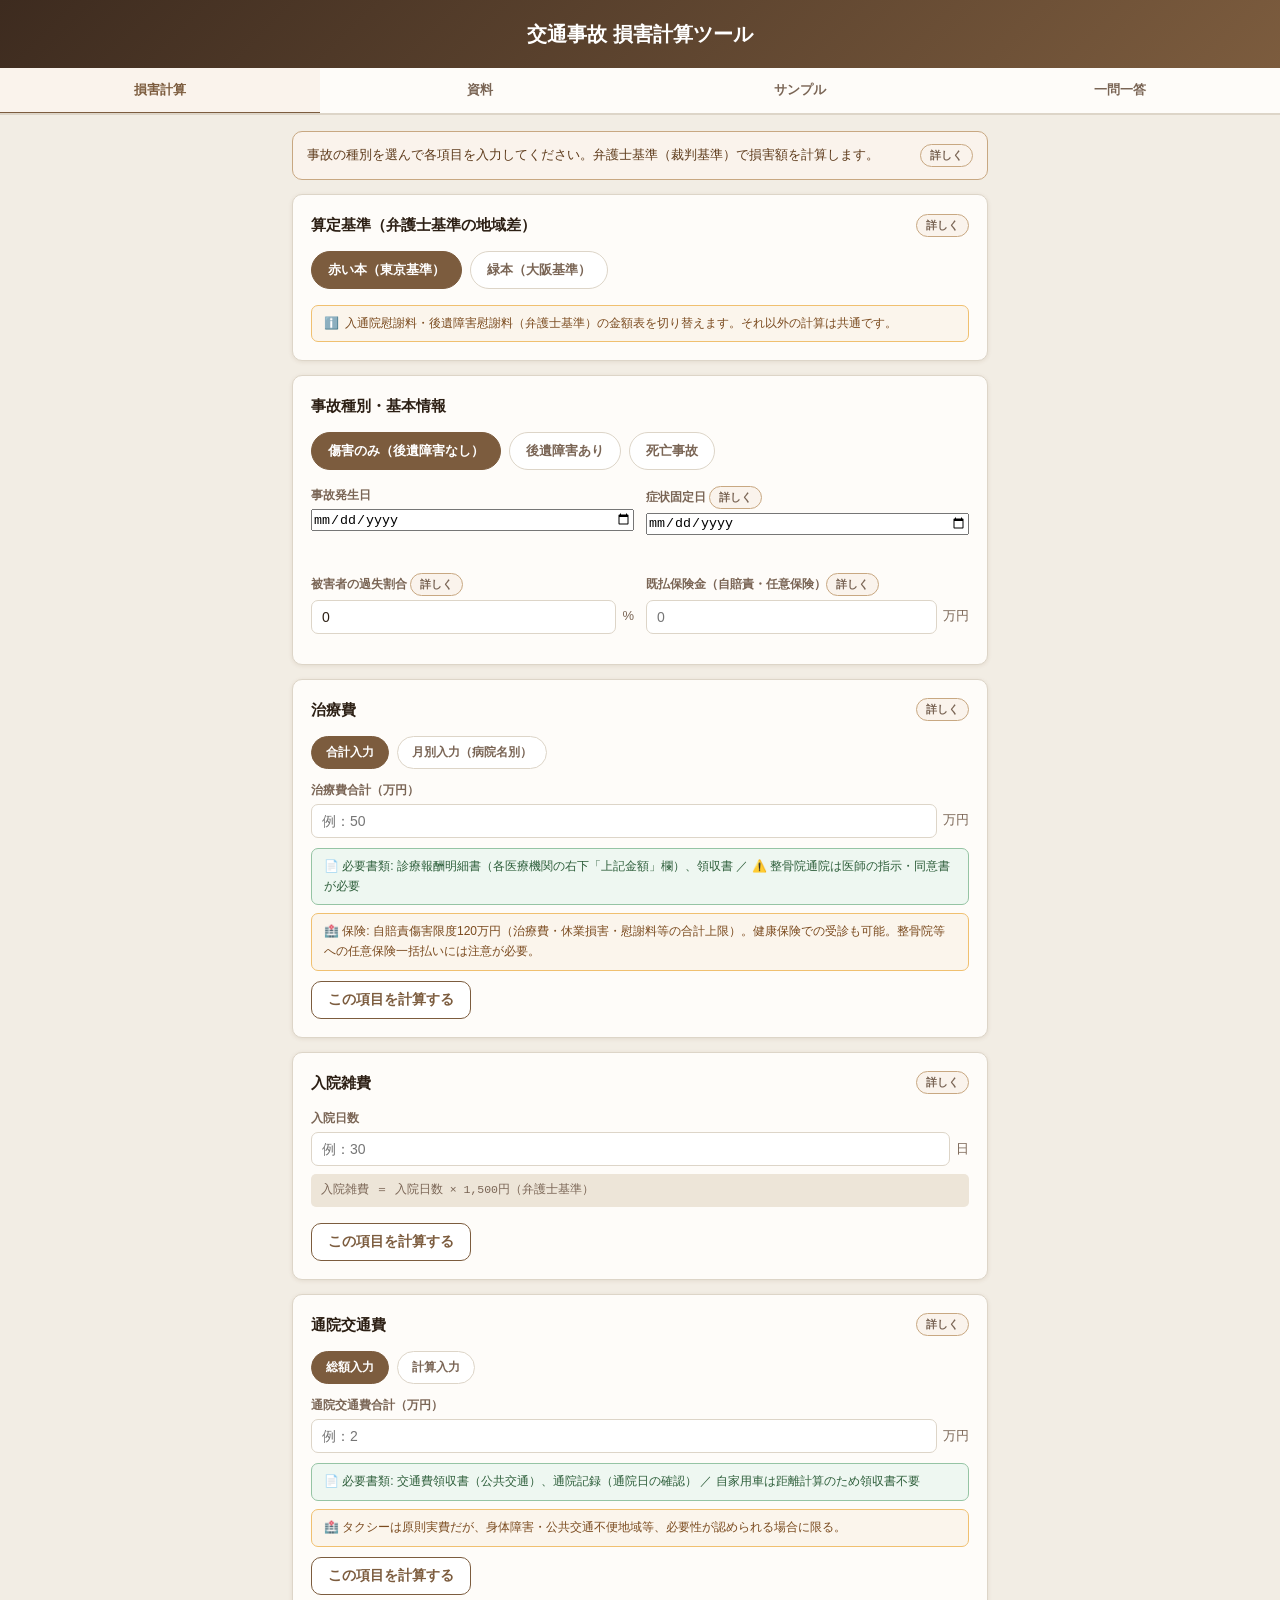
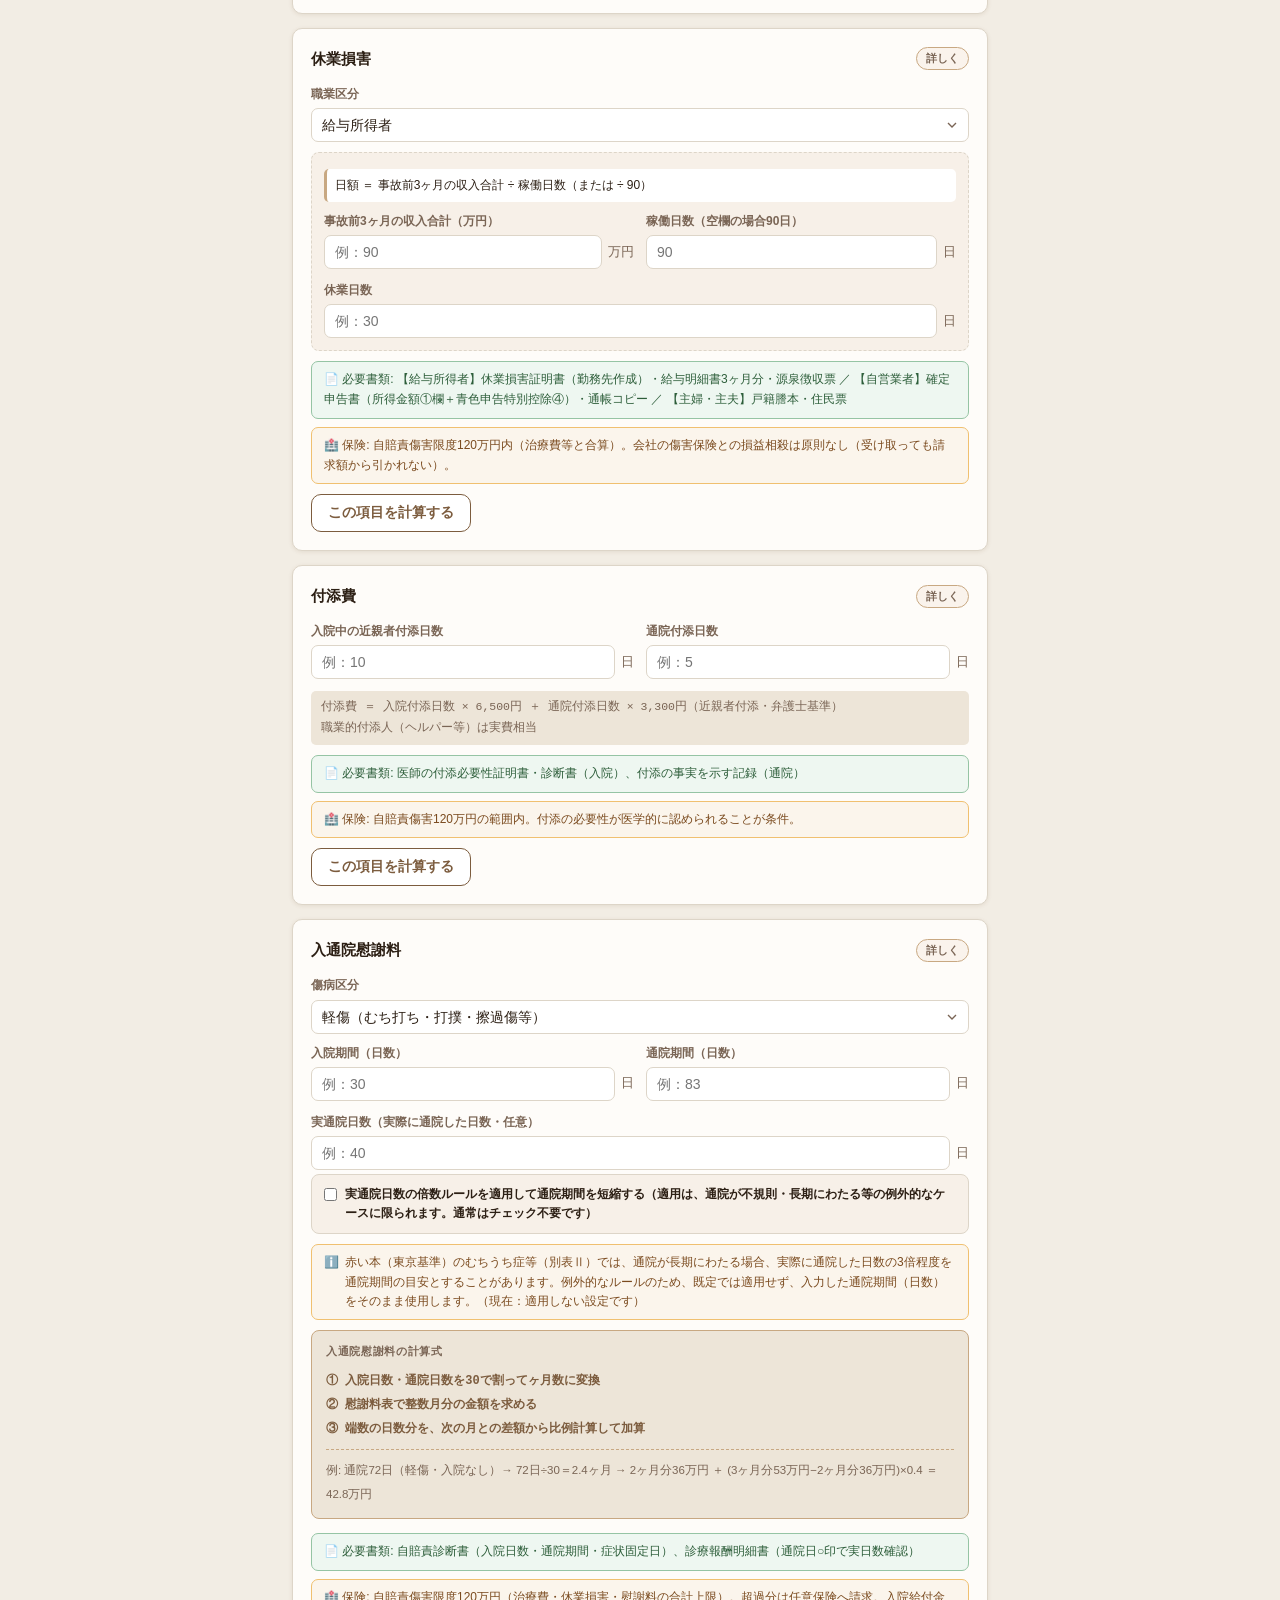
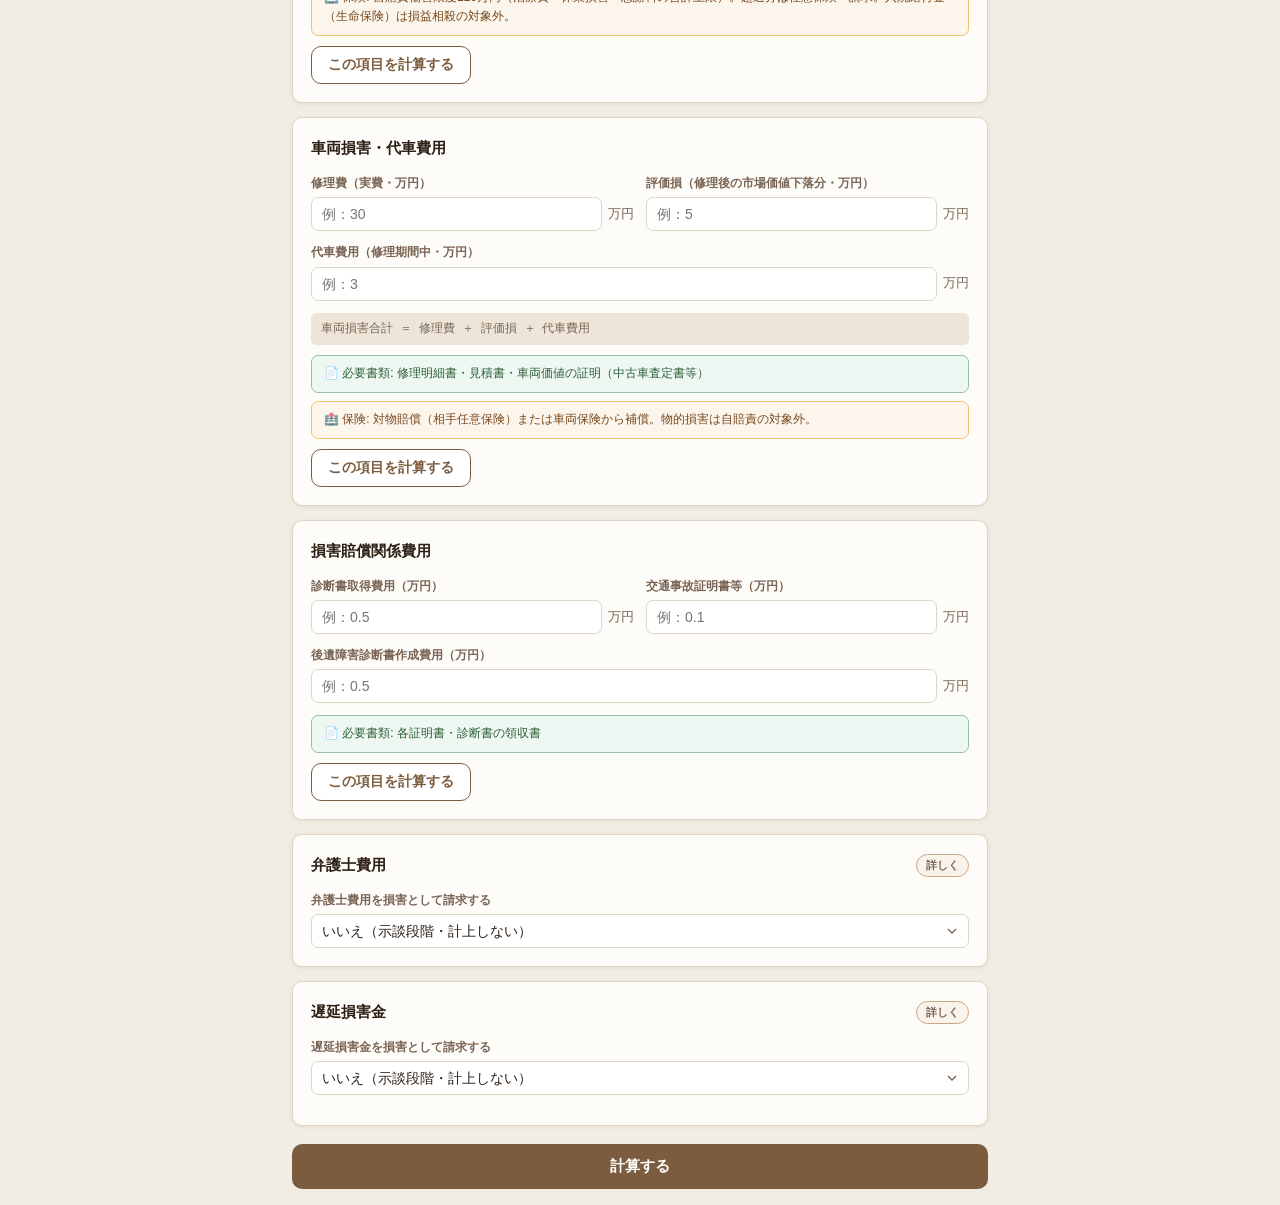
<file: jiko.html>
<!DOCTYPE html>
<html lang="ja">
<head>
  <meta charset="UTF-8">
  <meta name="viewport" content="width=device-width, initial-scale=1.0, maximum-scale=1.0">
  <title>交通事故損害計算ツール</title>
  <style>
    :root{--primary:#7C5C3E;--primary-hover:#5D4230;--primary-light:#FAF3EC;--success:#4D7C5A;--success-light:#EEF7F1;--success-border:#95C4A4;--warning:#B07A3C;--warning-light:#FBF5EC;--danger:#B84040;--danger-light:#FEF2F2;--border:#DDD5C8;--bg:#F2EDE4;--card:#FEFCF9;--text:#2C1F14;--text-muted:#7A6555;--radius:10px;--shadow:0 1px 4px rgba(100,60,20,.10)}
    *,*::before,*::after{box-sizing:border-box;margin:0;padding:0}
    body{font-family:-apple-system,BlinkMacSystemFont,'Noto Sans JP','Hiragino Kaku Gothic ProN',sans-serif;background:var(--bg);color:var(--text);font-size:14px;line-height:1.6;min-height:100vh}
    .header{background:linear-gradient(135deg,#3D2B1F,#7C5C3E);color:#fff;padding:18px 20px;text-align:center}
    .header h1{font-size:20px;font-weight:700}.header p{font-size:12px;opacity:.8;margin-top:3px}
    .tabs{display:flex;background:var(--card);border-bottom:2px solid var(--border);overflow-x:auto;position:sticky;top:0;z-index:10}
    .tab-btn{flex:1;min-width:80px;padding:13px 6px;border:none;background:none;cursor:pointer;font-size:13px;font-weight:600;color:var(--text-muted);border-bottom:3px solid transparent;margin-bottom:-2px;transition:all .2s;white-space:nowrap}
    .tab-btn.active{color:var(--primary);border-bottom-color:var(--primary);background:var(--primary-light)}
    .container{max-width:720px;margin:0 auto;padding:16px 12px}
    .panel{display:none}.panel.active{display:block}
    .info-banner{background:var(--primary-light);border:1px solid #C8A882;border-radius:var(--radius);padding:12px 14px;margin-bottom:14px;display:flex;justify-content:space-between;align-items:center;gap:10px}
    .info-banner p{font-size:13px;color:#5D3A1A;flex:1;line-height:1.75}
    .card{background:var(--card);border-radius:var(--radius);border:1px solid var(--border);padding:18px;margin-bottom:14px;box-shadow:var(--shadow)}
    .card-title{font-size:15px;font-weight:700;margin-bottom:14px;display:flex;align-items:center;gap:8px;color:var(--text)}
    .help-btn{border:1px solid #C8A882;border-radius:20px;background:#FAF3EC;color:var(--text-muted);cursor:pointer;font-size:11px;font-weight:600;flex-shrink:0;margin-left:auto;padding:3px 9px;white-space:nowrap;transition:all .2s}
    .help-btn:hover{background:var(--primary-light);border-color:var(--primary);color:var(--primary)}
    .form-row{display:grid;grid-template-columns:1fr 1fr;gap:12px;margin-bottom:12px}
    @media(max-width:480px){.form-row{grid-template-columns:1fr}}
    .form-group{display:flex;flex-direction:column;gap:4px}
    label{font-size:12px;font-weight:600;color:var(--text-muted)}
    .input-wrap{display:flex;align-items:center;gap:6px}.input-wrap input,.input-wrap select{flex:1}
    .unit{font-size:13px;color:var(--text-muted);white-space:nowrap}
    input[type=number],input[type=text],select{width:100%;padding:8px 10px;border:1.5px solid var(--border);border-radius:7px;font-size:14px;color:var(--text);background:#fff;transition:border-color .2s;-webkit-appearance:none}
    input:focus,select:focus{outline:none;border-color:var(--primary);box-shadow:0 0 0 3px rgba(124,92,62,.12)}
    select{background-image:url("data:image/svg+xml,%3Csvg xmlns='http://www.w3.org/2000/svg' width='16' height='16' viewBox='0 0 24 24' fill='none' stroke='%237A6555' stroke-width='2'%3E%3Cpath d='M6 9l6 6 6-6'/%3E%3C/svg%3E");background-repeat:no-repeat;background-position:right 8px center;padding-right:30px}
    .extra-fields{background:#F7F0E8;border-radius:8px;padding:12px;margin-top:8px;border:1px dashed var(--border)}
    .btn-calc{width:100%;padding:13px;background:var(--primary);color:#fff;border:none;border-radius:var(--radius);font-size:15px;font-weight:700;cursor:pointer;transition:background .2s;margin-top:4px}
    .btn-calc:hover{background:var(--primary-hover)}
    .btn-secondary{padding:9px 16px;background:#fff;color:var(--primary);border:1.5px solid var(--primary);border-radius:var(--radius);font-size:14px;font-weight:600;cursor:pointer;transition:all .2s}
    .btn-secondary:hover{background:var(--primary-light)}
    .result-box{background:var(--success-light);border:1.5px solid var(--success-border);border-radius:var(--radius);padding:20px;margin-bottom:14px}
    .result-box.warning{background:var(--warning-light);border-color:#F0C070}
    .result-label{font-size:13px;font-weight:600;color:var(--success);margin-bottom:2px}
    .result-box.warning .result-label{color:var(--warning)}
    .result-amount{font-size:32px;font-weight:800;color:var(--success);line-height:1.1}
    .result-box.warning .result-amount{color:var(--warning)}
    .result-sub{font-size:13px;color:#2D5E3A;margin-top:6px}
    .result-box.warning .result-sub{color:#7A4A1E}
    .formula-header{background:#EDE5D8;border:1px solid #C8A882;border-radius:8px;padding:12px 14px;margin-bottom:14px}
    .formula-header .fh-title{font-size:11px;font-weight:700;color:var(--text-muted);letter-spacing:.06em;text-transform:uppercase;margin-bottom:8px}
    .formula-header .fh-eq{font-family:'Courier New',monospace;font-size:12px;color:var(--primary);font-weight:700;margin-bottom:4px;word-break:break-all;line-height:2}
    .formula-header .fh-vars{font-size:11.5px;color:var(--text-muted);line-height:2.1;margin-top:8px;border-top:1px dashed #C8A882;padding-top:8px}
    .breakdown{background:#F7F0E8;border-radius:8px;border:1px solid var(--border);padding:14px;margin-bottom:14px}
    .breakdown-title{font-size:12px;font-weight:700;color:var(--text-muted);margin-bottom:10px;text-transform:uppercase;letter-spacing:.05em}
    .bk-row{display:flex;justify-content:space-between;align-items:flex-start;padding:5px 0;border-bottom:1px dashed #DDD5C8;gap:8px;font-size:13px}
    .bk-row:last-child{border-bottom:none}
    .bk-key{color:var(--text-muted);flex:1}.bk-val{font-weight:700;white-space:nowrap;color:var(--text)}
    .bk-total{display:flex;justify-content:space-between;align-items:center;padding:8px 0 4px;gap:8px;font-size:14px;font-weight:700;border-top:2px solid var(--primary);margin-top:6px}
    .bk-total .bk-key{color:var(--primary)}.bk-total .bk-val{color:var(--primary);font-size:16px}
    .bk-formula{font-size:11.5px;color:var(--text-muted);background:#EDE5D8;padding:6px 10px;border-radius:5px;font-family:'Courier New',monospace;margin-top:2px;margin-bottom:6px;line-height:1.8;word-break:break-all}
    .bk-desc{font-size:12px;color:var(--text);padding:6px 8px;margin:4px 0 10px;background:#fff;border-radius:5px;border-left:3px solid #C8A882;line-height:1.75}
    .note{font-size:12px;color:#7A4A1E;background:#FBF5EC;border:1px solid #F0C070;border-radius:7px;padding:8px 12px;margin-top:8px;display:flex;gap:6px}
    .note-icon{flex-shrink:0}
    .err-msg{background:var(--danger-light);border:1px solid #fca5a5;border-radius:8px;padding:10px 14px;color:var(--danger);font-size:13px;margin-bottom:12px}
    .modal-overlay{position:fixed;top:0;left:0;right:0;bottom:0;background:rgba(0,0,0,.5);z-index:100;display:none;align-items:flex-start;justify-content:center;padding:20px;overflow-y:auto}
    .modal-overlay.open{display:flex}
    .modal-box{background:var(--card);border-radius:14px;padding:22px;max-width:500px;width:100%;margin:auto;position:relative;border:1px solid var(--border)}
    .modal-close{position:absolute;top:12px;right:12px;background:none;border:none;cursor:pointer;font-size:20px;color:var(--text-muted);padding:4px}
    .modal-title{font-size:16px;font-weight:700;margin-bottom:14px;padding-right:30px;color:var(--primary)}
    .modal-body{font-size:13px;line-height:1.75}
    .modal-body h4{font-size:13px;font-weight:700;margin:12px 0 5px;color:var(--text)}
    .modal-body p{margin-bottom:8px}
    .modal-body ol,.modal-body ul{padding-left:16px;margin-bottom:8px}
    .modal-body li{margin-bottom:5px}
    .help-note{background:#FBF5EC;border-left:3px solid #C8A882;padding:8px 12px;border-radius:0 6px 6px 0;margin:10px 0;font-size:12px}
    .modal-body table{width:100%;border-collapse:collapse;margin:8px 0}
    .modal-body th,.modal-body td{padding:6px 8px;border:1px solid var(--border);font-size:12px}
    .modal-body th{background:var(--primary-light);color:var(--primary)}
    .section-toggle{display:flex;gap:8px;margin-bottom:16px;flex-wrap:wrap}
    .toggle-btn{padding:9px 16px;border-radius:20px;border:1.5px solid var(--border);background:#fff;color:var(--text-muted);font-size:13px;font-weight:600;cursor:pointer;transition:all .2s}
    .toggle-btn.active{background:var(--primary);color:#fff;border-color:var(--primary)}
    .case-section{display:none}.case-section.active{display:block}
    .sec-title{font-size:12px;font-weight:700;color:var(--text-muted);letter-spacing:.06em;text-transform:uppercase;margin:14px 0 10px;display:flex;align-items:center;gap:8px}
    .sec-title::after{content:'';flex:1;height:1px;background:var(--border)}
    /* Reference tables */
    .ref-table-wrap{overflow-x:auto;margin-bottom:14px}
    .ref-table{border-collapse:collapse;font-size:12px;min-width:500px}
    .ref-table th{background:#EDE5D8;color:var(--primary);padding:7px 10px;border:1px solid #C8A882;font-weight:700;text-align:center}
    .ref-table td{padding:7px 10px;border:1px solid var(--border);text-align:center;vertical-align:middle}
    .ref-table tr:nth-child(even) td{background:#F7F0E8}
    .ref-table td.highlight{background:#FEF3C7;font-weight:700;color:#92400E;border:2px solid #F59E0B}
    .ref-table td.row-header{font-weight:600;color:var(--text-muted);text-align:left;background:#F7F0E8}
    /* Glossary */
    .gloss-item{border:1px solid var(--border);border-radius:var(--radius);margin-bottom:10px;overflow:hidden}
    .gloss-header{padding:12px 16px;background:var(--card);font-weight:700;font-size:14px;cursor:pointer;display:flex;justify-content:space-between;align-items:center}
    .gloss-header:hover{background:var(--primary-light)}
    .gloss-body{display:none;padding:12px 16px;background:#FEFCF9;font-size:13px;line-height:1.75;border-top:1px solid var(--border)}
    .gloss-body.open{display:block}
    .mode-btn{padding:7px 14px;border-radius:20px;border:1.5px solid var(--border);background:#fff;color:var(--text-muted);font-size:12px;font-weight:600;cursor:pointer;transition:all .2s}
    .mode-btn.active{background:var(--primary);color:#fff;border-color:var(--primary)}
    .doc-box{background:#EEF7F1;border:1px solid var(--success-border);border-radius:7px;padding:8px 12px;margin-top:10px;font-size:12px;color:#2D5E3A;line-height:1.65}
    .ins-box{background:#FBF5EC;border:1px solid #F0C070;border-radius:7px;padding:8px 12px;margin-top:8px;font-size:12px;color:#7A4A1E;line-height:1.65}
    .btn-add{padding:7px 14px;background:#fff;color:var(--primary);border:1.5px dashed var(--primary);border-radius:7px;font-size:13px;font-weight:600;cursor:pointer;transition:all .2s}
    .btn-add:hover{background:var(--primary-light)}
    .quiz-formula{font-family:'Courier New',monospace;font-size:12px;background:#EDE5D8;padding:8px 12px;border-radius:6px;margin:6px 0;line-height:1.8;word-break:break-all}
    .chip{display:inline-block;padding:2px 8px;border-radius:10px;font-size:11px;font-weight:700}
    .chip-light{background:#DBEAFE;color:#1D4ED8}
    .chip-heavy{background:#FEE2E2;color:#991B1B}
    .chip-grade{background:#EDE5D8;color:var(--primary)}
    .leibniz-grid{display:grid;grid-template-columns:1fr 1fr 1fr;gap:0}
    .lz-row{display:flex;justify-content:space-between;padding:5px 10px;border:1px solid var(--border);font-size:13px}
    .lz-row:nth-child(even){background:#F7F0E8}
    .lz-yr{font-weight:600;color:var(--text-muted)}
    .lz-val{font-weight:700}
  </style>
</head>
<body>
<header class="header">
  <h1>交通事故 損害計算ツール</h1>
</header>
<nav class="tabs">
  <button class="tab-btn active" onclick="switchTab('keisan',this)">損害計算</button>
  <button class="tab-btn" onclick="switchTab('shiryo',this)">資料</button>
  <button class="tab-btn" onclick="switchTab('sample',this);regenerateSample()">サンプル</button>
  <button class="tab-btn" onclick="switchTab('quiz',this);initQuiz()">一問一答</button>
</nav>
<div class="container">

<!-- ===== Tab 1: 損害計算 ===== -->
<div id="panel-keisan" class="panel active">
  <div class="info-banner">
    <p>事故の種別を選んで各項目を入力してください。弁護士基準（裁判基準）で損害額を計算します。</p>
    <button class="help-btn" onclick="showHelp('overview')">詳しく</button>
  </div>

  <!-- 共通入力 -->
  <div class="card">
    <div class="card-title">算定基準（弁護士基準の地域差） <button class="help-btn" onclick="showHelp('book_choice')">詳しく</button></div>
    <div class="section-toggle">
      <button class="toggle-btn active" id="book-btn-aka" onclick="setBook('aka')">赤い本（東京基準）</button>
      <button class="toggle-btn" id="book-btn-midori" onclick="setBook('midori')">緑本（大阪基準）</button>
    </div>
    <div class="note" style="margin-top:8px"><span class="note-icon">ℹ️</span>入通院慰謝料・後遺障害慰謝料（弁護士基準）の金額表を切り替えます。それ以外の計算は共通です。</div>
  </div>

  <div class="card">
    <div class="card-title">事故種別・基本情報</div>
    <div class="section-toggle">
      <button class="toggle-btn case-type-btn active" onclick="setCaseType('injury',this)">傷害のみ（後遺障害なし）</button>
      <button class="toggle-btn case-type-btn" onclick="setCaseType('sequela',this)">後遺障害あり</button>
      <button class="toggle-btn case-type-btn" onclick="setCaseType('death',this)">死亡事故</button>
    </div>
    <div class="form-row">
      <div class="form-group">
        <label>事故発生日</label>
        <input type="date" id="c-jiko-date" onchange="calcTreatPeriod()">
      </div>
      <div class="form-group">
        <label>症状固定日 <button class="help-btn" onclick="showHelp('shojoKotei')">詳しく</button></label>
        <input type="date" id="c-kotei-date" onchange="calcTreatPeriod()">
      </div>
    </div>
    <div id="c-period-display" style="font-size:13px;color:var(--text-muted);margin-bottom:10px;min-height:16px"></div>
    <div class="form-row">
      <div class="form-group">
        <label>被害者の過失割合 <button class="help-btn" onclick="showHelp('kashitsu')">詳しく</button></label>
        <div class="input-wrap"><input type="number" id="c-fault" value="0" min="0" max="100"><span class="unit">%</span></div>
      </div>
      <div class="form-group">
        <label>既払保険金（自賠責・任意保険）<button class="help-btn" onclick="showHelp('kiharai')">詳しく</button></label>
        <div class="input-wrap"><input type="number" id="c-paid" placeholder="0" min="0"><span class="unit">万円</span></div>
      </div>
    </div>
  </div>

  <!-- 傷害損害 (shown for all case types) -->
  <div id="section-injury" class="case-section active">
    <div class="card">
      <div class="card-title">治療費 <button class="help-btn" onclick="showHelp('chiryohi')">詳しく</button></div>
      <div style="display:flex;gap:8px;margin-bottom:12px">
        <button class="mode-btn active" id="t-mode-total" onclick="setTreatMode('total')">合計入力</button>
        <button class="mode-btn" id="t-mode-monthly" onclick="setTreatMode('monthly')">月別入力（病院名別）</button>
      </div>
      <div id="treat-total-mode">
        <div class="form-group">
          <label>治療費合計（万円）</label>
          <div class="input-wrap"><input type="number" id="i-chiryohi" placeholder="例：50" min="0" oninput="syncTreatTotal()"><span class="unit">万円</span></div>
        </div>
      </div>
      <div id="treat-monthly-mode" style="display:none">
        <table style="width:100%;border-collapse:collapse;font-size:13px;margin-bottom:8px">
          <thead><tr><th style="text-align:left;padding:4px 6px;background:#EDE5D8;border-bottom:2px solid #C8A882">月</th><th style="text-align:left;padding:4px 6px;background:#EDE5D8;border-bottom:2px solid #C8A882">病院・医療機関名</th><th style="text-align:right;padding:4px 6px;background:#EDE5D8;border-bottom:2px solid #C8A882">金額（万円）</th><th style="padding:4px;background:#EDE5D8;border-bottom:2px solid #C8A882"></th></tr></thead>
          <tbody id="treat-rows"></tbody>
        </table>
        <button class="btn-add" onclick="addTreatRow()">＋ 月・病院を追加</button>
        <div style="margin-top:10px;font-weight:700;font-size:14px">合計: <span id="treat-monthly-total" style="color:var(--primary)">0万円</span></div>
      </div>
      <div class="doc-box">📄 必要書類: 診療報酬明細書（各医療機関の右下「上記金額」欄）、領収書 ／ ⚠️ 整骨院通院は医師の指示・同意書が必要</div>
      <div class="ins-box">🏥 保険: 自賠責傷害限度120万円（治療費・休業損害・慰謝料等の合計上限）。健康保険での受診も可能。整骨院等への任意保険一括払いには注意が必要。</div>
      <button class="btn-secondary" onclick="renderItemResult('result-chiryohi', calcItemChiryohi())" style="margin-top:10px">この項目を計算する</button>
      <div id="result-chiryohi" class="breakdown" style="display:none;margin-top:10px"></div>
    </div>

    <div class="card">
      <div class="card-title">入院雑費 <button class="help-btn" onclick="showHelp('nyuinzappi')">詳しく</button></div>
      <div class="form-group">
        <label>入院日数</label>
        <div class="input-wrap"><input type="number" id="i-nyuindays" placeholder="例：30" min="0"><span class="unit">日</span></div>
      </div>
      <div class="bk-formula" style="margin-top:8px">入院雑費 ＝ 入院日数 × 1,500円（弁護士基準）</div>
      <button class="btn-secondary" onclick="renderItemResult('result-zappi', calcItemZappi())" style="margin-top:10px">この項目を計算する</button>
      <div id="result-zappi" class="breakdown" style="display:none;margin-top:10px"></div>
    </div>

    <div class="card">
      <div class="card-title">通院交通費 <button class="help-btn" onclick="showHelp('kotsuhi')">詳しく</button></div>
      <div style="display:flex;gap:8px;margin-bottom:12px">
        <button class="mode-btn active" id="kt-mode-total" onclick="setKotsuMode('total')">総額入力</button>
        <button class="mode-btn" id="kt-mode-calc" onclick="setKotsuMode('calc')">計算入力</button>
      </div>
      <div id="kotsu-total-mode">
        <div class="form-group">
          <label>通院交通費合計（万円）</label>
          <div class="input-wrap"><input type="number" id="i-kotsuhi" placeholder="例：2" min="0"><span class="unit">万円</span></div>
        </div>
      </div>
      <div id="kotsu-calc-mode" style="display:none">
        <div class="form-group" style="margin-bottom:10px">
          <label>交通手段</label>
          <select id="kt-type" onchange="updateKotsuCalc()">
            <option value="public">公共交通機関（電車・バス）</option>
            <option value="car">自家用車</option>
            <option value="taxi">タクシー</option>
          </select>
        </div>
        <div class="form-row">
          <div class="form-group" id="kt-fare-group">
            <label id="kt-fare-label">往復運賃（円）</label>
            <div class="input-wrap"><input type="number" id="kt-fare" placeholder="例：820" min="0" oninput="calcKotsuAuto()"><span class="unit">円</span></div>
          </div>
          <div class="form-group" id="kt-dist-group" style="display:none">
            <label>片道距離（km）</label>
            <div class="input-wrap"><input type="number" id="kt-dist" placeholder="例：5" min="0" step="0.1" oninput="calcKotsuAuto()"><span class="unit">km</span></div>
          </div>
          <div class="form-group">
            <label>通院日数（実日数）</label>
            <div class="input-wrap"><input type="number" id="kt-days" placeholder="例：60" min="0" oninput="calcKotsuAuto()"><span class="unit">日</span></div>
          </div>
        </div>
        <div id="kt-result" style="font-size:13px;color:var(--primary);font-weight:700;margin-top:6px"></div>
        <input type="hidden" id="kt-calc-val" value="0">
      </div>
      <div class="doc-box">📄 必要書類: 交通費領収書（公共交通）、通院記録（通院日の確認） ／ 自家用車は距離計算のため領収書不要</div>
      <div class="ins-box">🏥 タクシーは原則実費だが、身体障害・公共交通不便地域等、必要性が認められる場合に限る。</div>
      <button class="btn-secondary" onclick="renderItemResult('result-kotsuhi', calcItemKotsuhi())" style="margin-top:10px">この項目を計算する</button>
      <div id="result-kotsuhi" class="breakdown" style="display:none;margin-top:10px"></div>
    </div>

    <div class="card">
      <div class="card-title">休業損害 <button class="help-btn" onclick="showHelp('kyugyо')">詳しく</button></div>
      <div class="form-group" style="margin-bottom:10px">
        <label>職業区分</label>
        <select id="i-job" onchange="updateJobFields()">
          <option value="employee">給与所得者</option>
          <option value="self">自営業者</option>
          <option value="housewife">家事従事者（専業主婦・主夫）</option>
          <option value="other">その他・なし</option>
        </select>
      </div>
      <div id="i-job-employee" class="extra-fields">
        <div class="bk-desc">日額 ＝ 事故前3ヶ月の収入合計 ÷ 稼働日数（または ÷ 90）</div>
        <div class="form-row">
          <div class="form-group">
            <label>事故前3ヶ月の収入合計（万円）</label>
            <div class="input-wrap"><input type="number" id="i-emp-income" placeholder="例：90" min="0"><span class="unit">万円</span></div>
          </div>
          <div class="form-group">
            <label>稼働日数（空欄の場合90日）</label>
            <div class="input-wrap"><input type="number" id="i-emp-workdays" placeholder="90" min="1" max="90"><span class="unit">日</span></div>
          </div>
        </div>
        <div class="form-group">
          <label>休業日数</label>
          <div class="input-wrap"><input type="number" id="i-emp-offdays" placeholder="例：30" min="0"><span class="unit">日</span></div>
        </div>
      </div>
      <div id="i-job-self" class="extra-fields" style="display:none">
        <div class="bk-desc">日額 ＝（確定申告所得金額 ＋ 青色申告特別控除額）÷ 365</div>
        <div class="form-row">
          <div class="form-group">
            <label>年間所得（万円）</label>
            <div class="input-wrap"><input type="number" id="i-self-income" placeholder="例：400" min="0"><span class="unit">万円</span></div>
          </div>
          <div class="form-group">
            <label>休業日数</label>
            <div class="input-wrap"><input type="number" id="i-self-offdays" placeholder="例：30" min="0"><span class="unit">日</span></div>
          </div>
        </div>
      </div>
      <div id="i-job-housewife" class="extra-fields" style="display:none">
        <div class="bk-desc">賃金センサス女性全年齢平均賃金を基礎とします（目安：約410万円 ÷ 365 ≒ 11,233円/日）</div>
        <div class="form-group">
          <label>休業日数</label>
          <div class="input-wrap"><input type="number" id="i-hw-offdays" placeholder="例：30" min="0"><span class="unit">日</span></div>
        </div>
      </div>
      <div id="i-job-other" class="extra-fields" style="display:none">
        <div class="form-group">
          <label>休業損害（直接入力・万円）</label>
          <div class="input-wrap"><input type="number" id="i-other-kyugyo" placeholder="0" min="0"><span class="unit">万円</span></div>
        </div>
      </div>
      <div class="doc-box">📄 必要書類: 【給与所得者】休業損害証明書（勤務先作成）・給与明細書3ヶ月分・源泉徴収票 ／ 【自営業者】確定申告書（所得金額①欄＋青色申告特別控除④）・通帳コピー ／ 【主婦・主夫】戸籍謄本・住民票</div>
      <div class="ins-box">🏥 保険: 自賠責傷害限度120万円内（治療費等と合算）。会社の傷害保険との損益相殺は原則なし（受け取っても請求額から引かれない）。</div>
      <button class="btn-secondary" onclick="renderItemResult('result-kyugyo', calcItemKyugyo())" style="margin-top:10px">この項目を計算する</button>
      <div id="result-kyugyo" class="breakdown" style="display:none;margin-top:10px"></div>
    </div>

    <div class="card">
      <div class="card-title">付添費 <button class="help-btn" onclick="showHelp('fusoihi')">詳しく</button></div>
      <div class="form-row">
        <div class="form-group">
          <label>入院中の近親者付添日数</label>
          <div class="input-wrap"><input type="number" id="i-fusoi-nyuin" placeholder="例：10" min="0"><span class="unit">日</span></div>
        </div>
        <div class="form-group">
          <label>通院付添日数</label>
          <div class="input-wrap"><input type="number" id="i-fusoi-tsuin" placeholder="例：5" min="0"><span class="unit">日</span></div>
        </div>
      </div>
      <div class="bk-formula" style="margin-top:8px">付添費 ＝ 入院付添日数 × 6,500円 ＋ 通院付添日数 × 3,300円（近親者付添・弁護士基準）<br>職業的付添人（ヘルパー等）は実費相当</div>
      <div class="doc-box" style="margin-top:10px">📄 必要書類: 医師の付添必要性証明書・診断書（入院）、付添の事実を示す記録（通院）</div>
      <div class="ins-box">🏥 保険: 自賠責傷害120万円の範囲内。付添の必要性が医学的に認められることが条件。</div>
      <button class="btn-secondary" onclick="renderItemResult('result-fusoi', calcItemFusoihi())" style="margin-top:10px">この項目を計算する</button>
      <div id="result-fusoi" class="breakdown" style="display:none;margin-top:10px"></div>
    </div>

    <div class="card">
      <div class="card-title">入通院慰謝料 <button class="help-btn" onclick="showHelp('nyutsuin_isharyo')">詳しく</button></div>
      <div class="form-group" style="margin-bottom:10px">
        <label>傷病区分</label>
        <select id="i-injury-type" onchange="updateJitsuTsuinNote()">
          <option value="light">軽傷（むち打ち・打撲・擦過傷等）</option>
          <option value="heavy">重傷（骨折・脱臼・手術・内臓損傷等）</option>
        </select>
      </div>
      <div id="muchiuchi-wrap" style="display:none;align-items:flex-start;gap:8px;margin-bottom:10px;background:#F7F0E8;border:1px solid var(--border);border-radius:8px;padding:10px 12px">
        <input type="checkbox" id="i-muchiuchi" style="margin-top:3px">
        <label for="i-muchiuchi" style="font-size:12px;font-weight:600;color:var(--text);cursor:pointer">軽度の神経症状（むちうち症）・軽度の打撲/挫創（傷）の場合 → 通常慰謝料の3分の2程度に減額して計算する</label>
      </div>
      <div class="form-row">
        <div class="form-group">
          <label>入院期間（日数）</label>
          <div class="input-wrap"><input type="number" id="i-isharyo-nyuindays" placeholder="例：30" min="0"><span class="unit">日</span></div>
        </div>
        <div class="form-group">
          <label>通院期間（日数）</label>
          <div class="input-wrap"><input type="number" id="i-tsuin-days" placeholder="例：83" min="0"><span class="unit">日</span></div>
        </div>
      </div>
      <div id="midori-tsuin-extra">
        <div class="form-group" style="margin-bottom:4px">
          <label>実通院日数（実際に通院した日数・任意）</label>
          <div class="input-wrap"><input type="number" id="i-jitsu-tsuin-days" placeholder="例：40" min="0" onchange="updateJitsuTsuinNote()"><span class="unit">日</span></div>
        </div>
        <div style="display:flex;align-items:flex-start;gap:8px;margin-bottom:10px;background:#F7F0E8;border:1px solid var(--border);border-radius:8px;padding:10px 12px">
          <input type="checkbox" id="i-apply-jitsu-rule" style="margin-top:3px" onchange="updateJitsuTsuinNote()">
          <label for="i-apply-jitsu-rule" style="font-size:12px;font-weight:600;color:var(--text);cursor:pointer">実通院日数の倍数ルールを適用して通院期間を短縮する（適用は、通院が不規則・長期にわたる等の例外的なケースに限られます。通常はチェック不要です）</label>
        </div>
        <div class="note" style="margin-top:2px;margin-bottom:10px" id="jitsu-tsuin-note"><span class="note-icon">ℹ️</span></div>
      </div>
      <div class="formula-header">
        <div class="fh-title">入通院慰謝料の計算式</div>
        <div class="fh-eq">① 入院日数・通院日数を30で割ってヶ月数に変換<br>② 慰謝料表で整数月分の金額を求める<br>③ 端数の日数分を、次の月との差額から比例計算して加算</div>
        <div class="fh-vars">例: 通院72日（軽傷・入院なし）→ 72日÷30＝2.4ヶ月 → 2ヶ月分36万円 ＋ (3ヶ月分53万円−2ヶ月分36万円)×0.4 ＝ 42.8万円</div>
      </div>
      <div class="doc-box">📄 必要書類: 自賠責診断書（入院日数・通院期間・症状固定日）、診療報酬明細書（通院日○印で実日数確認）</div>
      <div class="ins-box">🏥 保険: 自賠責傷害限度120万円（治療費・休業損害・慰謝料の合計上限）。超過分は任意保険へ請求。入院給付金（生命保険）は損益相殺の対象外。</div>
      <button class="btn-secondary" onclick="renderItemResult('result-isharyo', calcItemIsharyo())" style="margin-top:10px">この項目を計算する</button>
      <div id="result-isharyo" class="breakdown" style="display:none;margin-top:10px"></div>
    </div>

    <div class="card">
      <div class="card-title">車両損害・代車費用</div>
      <div class="form-row">
        <div class="form-group">
          <label>修理費（実費・万円）</label>
          <div class="input-wrap"><input type="number" id="i-sharyo-repair" placeholder="例：30" min="0"><span class="unit">万円</span></div>
        </div>
        <div class="form-group">
          <label>評価損（修理後の市場価値下落分・万円）</label>
          <div class="input-wrap"><input type="number" id="i-sharyo-eval" placeholder="例：5" min="0"><span class="unit">万円</span></div>
        </div>
      </div>
      <div class="form-group" style="margin-bottom:12px">
        <label>代車費用（修理期間中・万円）</label>
        <div class="input-wrap"><input type="number" id="i-sharyo-dasha" placeholder="例：3" min="0"><span class="unit">万円</span></div>
      </div>
      <div class="bk-formula">車両損害合計 ＝ 修理費 ＋ 評価損 ＋ 代車費用</div>
      <div class="doc-box" style="margin-top:10px">📄 必要書類: 修理明細書・見積書・車両価値の証明（中古車査定書等）</div>
      <div class="ins-box">🏥 保険: 対物賠償（相手任意保険）または車両保険から補償。物的損害は自賠責の対象外。</div>
      <button class="btn-secondary" onclick="renderItemResult('result-sharyo', calcItemSharyo())" style="margin-top:10px">この項目を計算する</button>
      <div id="result-sharyo" class="breakdown" style="display:none;margin-top:10px"></div>
    </div>

    <div class="card">
      <div class="card-title">損害賠償関係費用</div>
      <div class="form-row">
        <div class="form-group">
          <label>診断書取得費用（万円）</label>
          <div class="input-wrap"><input type="number" id="i-cost-shindan" placeholder="例：0.5" min="0" step="0.1"><span class="unit">万円</span></div>
        </div>
        <div class="form-group">
          <label>交通事故証明書等（万円）</label>
          <div class="input-wrap"><input type="number" id="i-cost-shomei" placeholder="例：0.1" min="0" step="0.1"><span class="unit">万円</span></div>
        </div>
      </div>
      <div class="form-group" style="margin-bottom:12px">
        <label>後遺障害診断書作成費用（万円）</label>
        <div class="input-wrap"><input type="number" id="i-cost-koi-shindan" placeholder="例：0.5" min="0" step="0.1"><span class="unit">万円</span></div>
      </div>
      <div class="doc-box" style="margin-top:10px">📄 必要書類: 各証明書・診断書の領収書</div>
      <button class="btn-secondary" onclick="renderItemResult('result-cost', calcItemCost())" style="margin-top:10px">この項目を計算する</button>
      <div id="result-cost" class="breakdown" style="display:none;margin-top:10px"></div>
    </div>

    <div class="card" id="card-弁護士費用">
      <div class="card-title">弁護士費用 <button class="help-btn" onclick="showHelp('bengoshi')">詳しく</button></div>
      <div class="form-group">
        <label>弁護士費用を損害として請求する</label>
        <select id="i-bengoshi">
          <option value="no" selected>いいえ（示談段階・計上しない）</option>
          <option value="yes">はい（訴訟の場合：認容額の約10%）</option>
        </select>
      </div>
    </div>

    <div class="card">
      <div class="card-title">遅延損害金 <button class="help-btn" onclick="showHelp('chien')">詳しく</button></div>
      <div class="form-group" style="margin-bottom:12px">
        <label>遅延損害金を損害として請求する</label>
        <select id="i-chien" onchange="toggleChienFields()">
          <option value="no" selected>いいえ（示談段階・計上しない）</option>
          <option value="yes">はい（訴訟等で計上する）</option>
        </select>
      </div>
      <div id="chien-fields" style="display:none">
        <div class="form-row">
          <div class="form-group">
            <label>事故日</label>
            <input type="date" id="i-accident-date">
          </div>
          <div class="form-group">
            <label>計算基準日（支払日・現在等）</label>
            <input type="date" id="i-calc-date">
          </div>
        </div>
        <div class="bk-formula">遅延損害金 ＝ 損害額 × 3% × 事故日からの年数（令和2年4月1日以降の事故）</div>
      </div>
    </div>
  </div><!-- end #section-injury -->

  <!-- 後遺障害 section -->
  <div id="section-sequela" class="case-section" style="display:none">
    <div class="card">
      <div class="card-title">後遺障害慰謝料 <button class="help-btn" onclick="showHelp('koi_isharyo')">詳しく</button></div>
      <div class="form-row">
        <div class="form-group">
          <label>後遺障害等級</label>
          <select id="s-grade" onchange="updateGradeFields()">
            <option value="kaigo1">要介護1級</option>
            <option value="kaigo2">要介護2級</option>
            <option value="1">第1級</option>
            <option value="2">第2級</option>
            <option value="3">第3級</option>
            <option value="4">第4級</option>
            <option value="5">第5級</option>
            <option value="6">第6級</option>
            <option value="7">第7級</option>
            <option value="8">第8級</option>
            <option value="9">第9級</option>
            <option value="10">第10級</option>
            <option value="11">第11級</option>
            <option value="12">第12級</option>
            <option value="13">第13級</option>
            <option value="14">第14級</option>
          </select>
        </div>
        <div class="form-group">
          <label>算定基準</label>
          <select id="s-standard">
            <option value="bengoshi">弁護士基準（裁判基準）</option>
            <option value="jibaiseki">自賠責基準</option>
          </select>
        </div>
      </div>
      <div id="s-grade-display" class="bk-formula"></div>
      <button class="btn-secondary" onclick="renderItemResult('result-koiisharyo', calcItemKoiIsharyo())" style="margin-top:10px">この項目を計算する</button>
      <div id="result-koiisharyo" class="breakdown" style="display:none;margin-top:10px"></div>
    </div>

    <div class="card">
      <div class="card-title">後遺障害逸失利益 <button class="help-btn" onclick="showHelp('koi_isshitsu')">詳しく</button></div>
      <div class="formula-header">
        <div class="fh-title">後遺障害逸失利益の計算式</div>
        <div class="fh-eq">逸失利益 ＝ 基礎収入 × 労働能力喪失率 × ライプニッツ係数</div>
        <div class="fh-vars">就労可能年数 ＝ 67歳 − 症状固定時年齢（上限49年）<br>ライプニッツ係数: 年利3%複利で将来の収入を現在価値に割り引く係数</div>
      </div>
      <div class="form-row">
        <div class="form-group">
          <label>基礎収入（万円/年）<button class="help-btn" onclick="showHelp('kisoshunyuu')">詳しく</button></label>
          <div class="input-wrap"><input type="number" id="s-income" placeholder="例：500" min="0"><span class="unit">万円</span></div>
        </div>
        <div class="form-group">
          <label>症状固定時年齢（歳）</label>
          <div class="input-wrap"><input type="number" id="s-age" placeholder="例：40" min="18" max="66"><span class="unit">歳</span></div>
        </div>
      </div>
      <div class="form-row">
        <div class="form-group">
          <label>労働能力喪失率（等級から自動設定）</label>
          <div class="input-wrap"><input type="number" id="s-loss-rate" placeholder="14" min="0" max="100" step="0.1"><span class="unit">%</span></div>
        </div>
        <div class="form-group">
          <label>喪失期間（年）※ 自動計算</label>
          <div class="input-wrap"><input type="number" id="s-years" placeholder="27" min="0" max="49" readonly style="background:#F7F0E8"><span class="unit">年</span></div>
        </div>
      </div>
      <div id="s-leibniz-display" class="bk-formula">ライプニッツ係数: — （年齢を入力すると自動表示）</div>
      <button class="btn-secondary" onclick="renderItemResult('result-koiisshitsu', calcItemKoiIsshitsu())" style="margin-top:10px">この項目を計算する</button>
      <div id="result-koiisshitsu" class="breakdown" style="display:none;margin-top:10px"></div>
    </div>

    <div id="kaigo-section" style="display:none">
      <div class="card">
        <div class="card-title">将来介護費 <button class="help-btn" onclick="showHelp('kaigo')">詳しく</button></div>
        <div class="form-row">
          <div class="form-group">
            <label>日額介護費（円/日）</label>
            <div class="input-wrap"><input type="number" id="s-kaigo-daily" placeholder="例：8000" min="0"><span class="unit">円</span></div>
          </div>
          <div class="form-group">
            <label>平均余命年数（歳）</label>
            <div class="input-wrap"><input type="number" id="s-kaigo-years" placeholder="例：40" min="0" max="49"><span class="unit">年</span></div>
          </div>
        </div>
        <div class="bk-formula">将来介護費 ＝ 日額 × 365日 × ライプニッツ係数（平均余命年数）</div>
        <button class="btn-secondary" onclick="renderItemResult('result-kaigo', calcItemKaigo())" style="margin-top:10px">この項目を計算する</button>
        <div id="result-kaigo" class="breakdown" style="display:none;margin-top:10px"></div>
      </div>
    </div>

    <div class="card">
      <div class="card-title">将来治療費</div>
      <div class="form-row">
        <div class="form-group">
          <label>年額（万円/年）</label>
          <div class="input-wrap"><input type="number" id="s-future-treat-annual" placeholder="例：12" min="0"><span class="unit">万円</span></div>
        </div>
        <div class="form-group">
          <label>想定年数</label>
          <div class="input-wrap"><input type="number" id="s-future-treat-years" placeholder="例：10" min="0" max="49"><span class="unit">年</span></div>
        </div>
      </div>
      <div class="bk-formula" style="margin-top:4px">将来治療費 ＝ 年額 × ライプニッツ係数（想定年数）</div>
      <div class="doc-box" style="margin-top:10px">📄 必要書類: 医師の意見書・診断書（将来治療の必要性・期間の見込み）</div>
      <div class="ins-box">🏥 保険: 将来分は自賠責の対象外。任意保険への請求が必要。</div>
      <button class="btn-secondary" onclick="renderItemResult('result-futuretreat', calcItemFutureTreat())" style="margin-top:10px">この項目を計算する</button>
      <div id="result-futuretreat" class="breakdown" style="display:none;margin-top:10px"></div>
    </div>

    <div class="card">
      <div class="card-title">器具装具費</div>
      <div class="form-group" style="margin-bottom:12px">
        <label>購入費用（実費・万円）— 義足・義手・車椅子・コルセット・補聴器等</label>
        <div class="input-wrap"><input type="number" id="s-kigu" placeholder="例：30" min="0"><span class="unit">万円</span></div>
      </div>
      <div class="bk-formula">器具装具費 ＝ 実費（買い替えサイクルを考慮したライプニッツ係数は別途検討）</div>
      <div class="doc-box" style="margin-top:10px">📄 必要書類: 医師の必要性証明書・領収書・見積書</div>
      <div class="ins-box">🏥 保険: 自賠責後遺障害限度額の範囲で請求。任意保険への追加請求が必要な場合も。</div>
      <button class="btn-secondary" onclick="renderItemResult('result-kigu', calcItemKigu())" style="margin-top:10px">この項目を計算する</button>
      <div id="result-kigu" class="breakdown" style="display:none;margin-top:10px"></div>
    </div>

    <div class="card">
      <div class="card-title">家屋・自動車改造費</div>
      <div class="form-group" style="margin-bottom:12px">
        <label>改造費用（実費・万円）— バリアフリー改修・手すり・スロープ等</label>
        <div class="input-wrap"><input type="number" id="s-kaoku" placeholder="例：50" min="0"><span class="unit">万円</span></div>
      </div>
      <div class="bk-formula">家屋・自動車改造費 ＝ 実費</div>
      <div class="doc-box" style="margin-top:10px">📄 必要書類: 医師の意見書（必要性）・リフォーム業者の見積書・領収書</div>
      <div class="ins-box">🏥 保険: 将来分は任意保険へ。住宅改修と自動車改造は別途計上。</div>
      <button class="btn-secondary" onclick="renderItemResult('result-kaoku', calcItemKaoku())" style="margin-top:10px">この項目を計算する</button>
      <div id="result-kaoku" class="breakdown" style="display:none;margin-top:10px"></div>
    </div>
  </div><!-- end #section-sequela -->

  <!-- 死亡事故 section -->
  <div id="section-death" class="case-section" style="display:none">
    <div class="card">
      <div class="card-title">死亡逸失利益 <button class="help-btn" onclick="showHelp('death_isshitsu')">詳しく</button></div>
      <div class="formula-header">
        <div class="fh-title">死亡逸失利益の計算式</div>
        <div class="fh-eq">死亡逸失利益 ＝ 基礎収入 × (1 − 生活費控除率) × ライプニッツ係数</div>
        <div class="fh-vars">就労可能年数 ＝ 67歳 − 被害者年齢（上限49年）<br>生活費控除率: 男性独身50%・女性/主婦30%・一家の支柱40%（被扶養者1人）/ 30%（2人以上）</div>
      </div>
      <div class="form-row">
        <div class="form-group">
          <label>被害者年齢（歳）</label>
          <div class="input-wrap"><input type="number" id="d-age" placeholder="例：40" min="0" max="80" oninput="updateDeathFields()"><span class="unit">歳</span></div>
        </div>
        <div class="form-group">
          <label>基礎収入（万円/年）</label>
          <div class="input-wrap"><input type="number" id="d-income" placeholder="例：500" min="0"><span class="unit">万円</span></div>
        </div>
      </div>
      <div class="form-row">
        <div class="form-group">
          <label>家族構成・属性</label>
          <select id="d-family" onchange="updateDeathFields()">
            <option value="male_single">独身男性</option>
            <option value="female_single">独身女性</option>
            <option value="pillar1">一家の支柱（被扶養者1人）</option>
            <option value="pillar2">一家の支柱（被扶養者2人以上）</option>
            <option value="spouse">専業主婦（夫）</option>
          </select>
        </div>
        <div class="form-group">
          <label>生活費控除率（自動設定）</label>
          <div class="input-wrap"><input type="number" id="d-lossrate" readonly style="background:#F7F0E8"><span class="unit">%</span></div>
        </div>
      </div>
      <div id="d-leibniz-display" class="bk-formula">就労可能年数・ライプニッツ係数: 年齢を入力すると自動表示</div>
      <button class="btn-secondary" onclick="renderItemResult('result-deathisshitsu', calcItemDeathIsshitsu())" style="margin-top:10px">この項目を計算する</button>
      <div id="result-deathisshitsu" class="breakdown" style="display:none;margin-top:10px"></div>
    </div>

    <div class="card">
      <div class="card-title">死亡慰謝料 <button class="help-btn" onclick="showHelp('death_isharyo')">詳しく</button></div>
      <div class="form-group">
        <label>被害者の立場</label>
        <select id="d-position">
          <option value="pillar">一家の支柱（2,800万円）</option>
          <option value="spouse">母親・配偶者（2,500万円）</option>
          <option value="other">独身・子供・幼児等（2,000万円）</option>
        </select>
      </div>
      <div class="bk-desc" style="margin-top:8px">弁護士基準の死亡慰謝料（本人分＋遺族固有分を含む合計）を自動表示します。</div>
      <button class="btn-secondary" onclick="renderItemResult('result-deathisharyo', calcItemDeathIsharyo())" style="margin-top:10px">この項目を計算する</button>
      <div id="result-deathisharyo" class="breakdown" style="display:none;margin-top:10px"></div>
    </div>

    <div class="card">
      <div class="card-title">葬祭費 <button class="help-btn" onclick="showHelp('sosai')">詳しく</button></div>
      <div class="form-group">
        <label>実費（万円）— 弁護士基準の目安: 150万円。実費が150万未満の場合は実費を計上。</label>
        <div class="input-wrap"><input type="number" id="d-sosai" placeholder="150" min="0"><span class="unit">万円</span></div>
      </div>
      <button class="btn-secondary" onclick="renderItemResult('result-sosai', calcItemSosai())" style="margin-top:10px">この項目を計算する</button>
      <div id="result-sosai" class="breakdown" style="display:none;margin-top:10px"></div>
    </div>
  </div><!-- end #section-death -->

  <button class="btn-calc" onclick="calcAll()">計算する</button>
  <div id="keisan-result" style="display:none;margin-top:14px"></div>
</div>

<!-- ===== Tab 2: 資料 ===== -->
<div id="panel-shiryo" class="panel">
<!-- 慰謝料表 -->
<div id="panel-isharyo-inner">
  <div class="info-banner">
    <p>入通院慰謝料表・後遺障害慰謝料表を、赤い本（東京基準）・緑本（大阪基準）の両方掲載しています。縦が通院期間、横が入院期間（単位：万円）。</p>
  </div>

  <div class="sec-title">赤い本（東京基準）</div>
  <div id="ref-aka-cards">
    <div class="card">
      <div class="card-title">軽傷用（むち打ち・打撲・接触等） <span class="chip chip-light">軽傷</span></div>
      <div class="ref-table-wrap" id="light-table-wrap"></div>
    </div>

    <div class="card">
      <div class="card-title">重傷用（骨折・脱臼・手術・内臓損傷等） <span class="chip chip-heavy">重傷</span></div>
      <div class="ref-table-wrap" id="heavy-table-wrap"></div>
    </div>

    <div class="card">
      <div class="card-title">端数処理の方法（日割り計算）</div>
      <div class="formula-header">
        <div class="fh-title">実務標準の端数処理</div>
        <div class="fh-eq">慰謝料 ＝ 整数月の値 ＋ (次月の値 − 整数月の値) × 端数</div>
        <div class="fh-vars">
          手順: ①日数÷30で月数を算出　②整数部分の月の金額と次の月の金額の差を求める　③差額×端数を加算<br>
          例: 通院72日 ＝ 2.4ヶ月 → 軽傷（入院なし）: 36 + (53−36) × 0.4 ＝ 36 + 6.8 ＝ <strong>42.8万円</strong><br>
          表の上限（15ヶ月）を超える場合: 15ヶ月の値を基準に、15ヶ月の値と14ヶ月の値の差額を1ヶ月あたりの加算額とする（例: 別表Ⅰの16ヶ月の入院慰謝料額は340万円＋(340万円−334万円)＝346万円）<br>
          通院が長期にわたる場合: 実通院日数×3.5（別表Ⅰ）・×3（別表Ⅱ）を通院期間の目安とすることがある
        </div>
      </div>
    </div>
  </div>

  <div class="sec-title">緑本（大阪基準）</div>
  <div id="ref-midori-cards">
    <div class="card">
      <div class="card-title">通常用（平成17年基準） <span class="chip chip-light">通常</span></div>
      <div class="ref-table-wrap" id="midori-normal-table-wrap"></div>
    </div>

    <div class="card">
      <div class="card-title">重傷用（平成17年基準） <span class="chip chip-heavy">重傷</span></div>
      <div class="ref-table-wrap" id="midori-severe-table-wrap"></div>
    </div>

    <div class="card">
      <div class="card-title">緑本（大阪基準）の特則</div>
      <div class="bk-desc">通院期間の算定: 実通院期間（始期〜終期の日数）と実通院日数を3.5倍した日数を比較し、少ない方の日数を通院期間とする。ただし実通院期間が長期・不規則な場合等、事案により通常基準額を増額することがある。</div>
      <div class="bk-desc">軽度の神経症状（むちうち症）、軽度の打撲・挫創（傷）の場合: 入通院慰謝料は通常表の3分の2程度とする。</div>
      <div class="fh-vars" style="margin-top:6px">25ヶ月超・12ヶ月超の入力は目安として比例的に加算した概算値になります。</div>
    </div>
  </div>

  <div class="sec-title">後遺障害慰謝料（等級別）</div>
  <div class="card">
    <div class="card-title">後遺障害慰謝料（自賠責基準／弁護士基準：赤い本・緑本）</div>
    <div class="ref-table-wrap">
      <table class="ref-table" style="min-width:400px">
        <thead><tr><th>等級</th><th>自賠責基準（万円）</th><th>弁護士基準・赤い本（万円）</th><th>弁護士基準・緑本（万円）</th></tr></thead>
        <tbody id="koishogai-table-body"></tbody>
      </table>
    </div>
  </div>
</div>

<!-- ライプニッツ係数表 -->
<div id="panel-leibniz-inner">
  <div class="info-banner">
    <p>年利3%の中間利息控除係数です。逸失利益の現在価値換算に使います。</p>
  </div>
  <div class="card">
    <div class="card-title">ライプニッツ係数とは <button class="help-btn" onclick="showHelp('leibniz_what')">詳しく</button></div>
    <div class="formula-header">
      <div class="fh-title">逸失利益への適用</div>
      <div class="fh-eq">逸失利益 ＝ 基礎収入 × 労働能力喪失率 × ライプニッツ係数（就労可能年数）</div>
      <div class="fh-vars">
        就労可能年数 ＝ 67歳 − 症状固定時年齢（上限49年）<br>
        例: 就労可能25年・基礎収入500万・喪失率14% → 500 × 0.14 × 17.413 ＝ 1,218.9万円
      </div>
    </div>
  </div>
  <div class="card">
    <div class="card-title">係数表（年利3%・年金現価係数）</div>
    <div id="leibniz-table-wrap"></div>
  </div>
</div>
</div><!-- end panel-shiryo -->

<!-- ===== Tab 3: サンプル ===== -->
<div id="panel-sample" class="panel">
  <div class="card">
    <div class="card-title" id="sample-scenario-title">事例：追突事故によるケガ（後遺障害なし）</div>
    <div class="bk-desc" style="font-size:13px;line-height:1.9" id="sample-scenario-text"></div>
    <button class="btn-secondary" onclick="regenerateSample()" style="margin-top:4px">🔄 別の事例に変える</button>
  </div>

  <div class="card">
    <div class="card-title">この事例を計算してみる</div>
    <p style="font-size:12px;color:var(--text-muted);margin-bottom:12px">入通院慰謝料・後遺障害慰謝料の算定基準（赤い本／緑本）を選んで、数字を入力してみましょう。</p>
    <button class="btn-calc" onclick="loadSample('aka')">赤い本（東京基準）でこの事例を入力する</button>
    <button class="btn-calc" style="margin-top:10px;background:var(--success)" onclick="loadSample('midori')">緑本（大阪基準）でこの事例を入力する</button>
  </div>
</div><!-- end panel-sample -->

<!-- ===== Tab 4: 一問一答 ===== -->
<div id="panel-quiz" class="panel">
  <div class="card">
    <div class="card-title">一問一答<span id="quiz-progress" style="margin-left:auto;font-weight:400;font-size:12px;color:var(--text-muted)"></span></div>
    <p style="font-size:12px;color:var(--text-muted);margin-bottom:12px">交通事故の損害計算・保険実務に関する一問一答です。「答えを見る」で解答が表示されます。</p>
    <div id="quiz-cat-toggle" onclick="quizToggleCatMenu()" style="cursor:pointer;display:flex;justify-content:space-between;align-items:center;padding:9px 12px;background:#F7F0E8;border:1px solid var(--border);border-radius:8px;font-size:13px;font-weight:600;color:var(--text)">
      <span id="quiz-cat-current">分野：すべて</span>
      <span id="quiz-cat-arrow">▾</span>
    </div>
    <div class="section-toggle" id="quiz-cat-buttons" style="display:none;margin-top:10px;margin-bottom:0"></div>
  </div>
  <div class="card">
    <div style="display:flex;justify-content:space-between;align-items:center;gap:8px;margin-bottom:8px">
      <div id="quiz-cat-label" class="sec-title" style="margin:0;flex:1"></div>
      <label style="display:flex;align-items:center;gap:5px;font-size:12px;font-weight:600;color:var(--text-muted);cursor:pointer;white-space:nowrap;flex-shrink:0">
        <input type="checkbox" id="quiz-check-current" onchange="quizToggleCheck()"> あとで解く
      </label>
    </div>
    <div id="quiz-question" style="font-size:16px;font-weight:700;line-height:1.7;margin-bottom:14px;min-height:70px"></div>
    <div id="quiz-answer-wrap" style="display:none">
      <div class="bk-desc" id="quiz-answer" style="font-size:14.5px;font-weight:700;line-height:1.8"></div>
      <div id="quiz-exp-wrap" style="margin-top:8px">
        <div class="sec-title" style="margin:0 0 6px">解説</div>
        <div class="bk-desc" id="quiz-exp" style="font-size:13px;line-height:1.85"></div>
      </div>
    </div>
    <button class="btn-calc" id="quiz-reveal-btn" onclick="quizReveal()">答えを見る</button>
    <div style="display:flex;gap:8px;margin-top:10px">
      <button class="btn-secondary" style="flex:1" onclick="quizNext()">次の問題 →</button>
      <button class="btn-secondary" style="flex:1" onclick="quizShuffle()">🔀 シャッフル</button>
    </div>
  </div>
</div><!-- end panel-quiz -->

</div><!-- .container -->

<!-- モーダル -->
<div id="help-modal" class="modal-overlay" onclick="closeModal()">
  <div class="modal-box" onclick="event.stopPropagation()">
    <button class="modal-close" onclick="closeModal()">&#10005;</button>
    <div class="modal-title" id="modal-title"></div>
    <div class="modal-body" id="modal-body"></div>
  </div>
</div>

<script>
// ============================================================
// DATA TABLES
// ============================================================
const LEIBNIZ = {
  1:0.971,2:1.913,3:2.829,4:3.717,5:4.580,
  6:5.417,7:6.230,8:7.020,9:7.786,10:8.530,
  11:9.253,12:9.954,13:10.635,14:11.296,15:11.938,
  16:12.561,17:13.166,18:13.754,19:14.324,20:14.877,
  21:15.415,22:15.937,23:16.444,24:16.936,25:17.413,
  26:17.877,27:18.327,28:18.764,29:19.188,30:19.600,
  31:20.000,32:20.389,33:20.766,34:21.132,35:21.487,
  36:21.832,37:22.167,38:22.492,39:22.808,40:23.115,
  41:23.412,42:23.701,43:23.982,44:24.254,45:24.519,
  46:24.775,47:25.025,48:25.267,49:25.502
};

const QA_DATA = [
  {cat: "総論（基本用語）", items: [
    ["すべての車に加入が義務づけられている強制保険を（　　）という。","自賠責保険","自動車損害賠償保障法（自賠法）5条により、自賠責保険（共済）を契約していない車は運行してはならないと定められている強制保険。被害者に最低限の補償を確保することが目的で、支払われる金額は裁判所基準より低く、傷害120万円・死亡3,000万円等の上限額（保険金額）が定められている。交通事故の損害賠償実務は、まずこの自賠責保険から回収できる部分を確保し、不足分を任意保険・加害者本人に請求するという構造になっている。"],
    ["自賠責保険では足りない部分を補うために、加入者が任意で契約する保険を（　　）（対人賠償保険）という。","任意保険","自賠責保険とは異なり法律上の加入義務はない（だから「任意」）。自賠責保険の支払いだけでは被害者の損害を填補しきれない場合に備えて契約するもので、通常は対物賠償保険等とセットで「自動車保険」として販売されている。示談交渉の相手方になるのは、多くの場合この任意保険の担当者である。"],
    ["自賠責基準・任意保険基準・弁護士基準（裁判基準）の中で、一般に最も金額が高いのは（　　）基準である。","弁護士（裁判）","自賠責基準は最低限の補償のための定型的な基準、任意保険基準は各保険会社が独自に定める基準（自賠責基準に近いか、やや上乗せした程度のことが多い）、弁護士基準（裁判基準）は裁判になった場合に認められる水準で、赤い本・緑本等の基準がこれにあたる。弁護士が代理人として交渉することで、任意保険基準ではなく弁護士基準での支払いを目指すのが基本戦略になる。"],
    ["東京地裁の実務運用を基にした、弁護士基準（裁判基準）による損害賠償額算定基準の代表的な書籍・基準を（　　）という。","赤い本","正式名称は「民事交通事故訴訟 損害賠償額算定基準」。入通院慰謝料・後遺障害慰謝料の別表など、裁判で認められる水準の損害額の目安が示されており、示談交渉でも弁護士が加害者側任意保険と交渉する際の拠り所となる。"],
    ["大阪の実務運用を基にした、赤い本に相当する損害賠償額算定基準を（　　）という。","緑本","大阪弁護士会・大阪地裁の実務運用に基づく基準で、赤い本（東京）と考え方は共通するが、入通院慰謝料表などの具体的な数値が異なる。どちらの基準を使うかは、事件を扱う地域の実務慣行によることが多い。"],
    ["被害者が自分で直接、自賠責保険に保険金を請求する手続き（自賠法16条請求権）を（　　）という。","被害者請求","相手方任意保険が一括対応をしない場合（被害者の過失が大きい、相手方に任意保険がない等）や、後遺障害の認定を受けたい場合に用いられる。被害者請求で後遺障害等級が認定されれば、その場で自賠責保険金が支払われる点が、後述する「事前認定」との大きな違い。"],
    ["加害者が被害者に賠償金を支払った後、その分を自賠責保険に請求する手続き（自賠法15条請求権）を（　　）という。","加害者請求","被害者請求権（16条請求権）とは別個の権利。実務で被害者側の代理人が直接扱うことは少ないが、「一括対応」の後に任意保険会社が自賠責に対して行う「求償」は、この加害者請求の仕組みを利用している。"],
    ["相手方任意保険が、自賠責保険で支払われるべき部分も含めて治療費等をまとめて対応してくれる実務上の取扱いを（　　）という。","一括対応（自賠責一括対応）","本来、治療費のうち自賠責保険がカバーする部分は被害者請求で回収すべきものだが、被害者にその都度手続きをさせる負担をなくすため、任意保険会社が立て替えて一括して支払う。後で任意保険会社が自賠責保険へ求償することで清算される。一括対応が受けられれば、被害者は治療費を窓口で立て替えずに済むことが多い。"],
    ["相手方任意保険が、後遺障害等級を確認するために損害保険料率算出機構へ資料一式を提出する手続きを（　　）という。","事前認定","被害者請求とは異なり、これ自体は自賠責保険金の請求ではないため、事前認定の結果が出ても、その時点では自賠責保険金は支払われない（示談成立時にまとめて清算される）。等級だけを先に把握したい場合や、相手方任意保険が一括対応を続けている場合に用いられることが多い。"],
    ["裁判をせずに、当事者間の合意によって損害賠償の内容を解決することを（　　）という。","示談","交通事故のほとんどは示談によって解決する。示談が成立すると清算条項が入るのが通常で、その後に新たな損害が判明しても原則として追加請求ができなくなる。労災の給付等、示談後も別途受け取れるものがないかを事前に確認しておくことが重要。"],
    ["これ以上治療を続けても症状の改善が見込めない状態に達した時点を（　　）という。","症状固定","この時点までの損害（治療費・休業損害・入通院慰謝料）と、この時点以降の損害（後遺障害逸失利益・後遺障害慰謝料）とで、請求できる損害の性質が切り替わる、交通事故の損害計算における大きな区切りとなる概念。"],
    ["症状固定後も残ってしまった症状（後遺障害）の重さを、1級から14級までの等級で表したものを（　　）という。","後遺障害等級","等級によって後遺障害慰謝料の金額や労働能力喪失率が定まるため、後遺障害逸失利益の計算にも直結する重要な区分。認定は自賠責（損害保険料率算出機構）の書面審査によって行われる。"],
    ["相手方や第三者からすでに支払われた金額のうち、最終的な賠償請求額から差し引かれる金額を（　　）という。","既払額","最終的に相手方に請求できる金額は、大まかに「過失相殺後の損害額－既払額」という式で表される。健康保険・労災保険の給付、相手方任意保険の内払金、自賠責保険金などが既払額の主な内訳になる。"],
    ["事故について被害者にも不注意（過失）があった場合に、その割合に応じて損害額から一定額を差し引くことを（　　）という。","過失相殺","損害の公平な分担という考え方に基づく制度。過失割合の判断には別冊判例タイムズ38（判タ）が実務上の基準として広く用いられる。控除の順序（過失相殺→既払額控除）を誤らないことが計算上の重要なポイント。"],
    ["本来支払うべきでなかった者が、支払った金額を他の負担すべき者から取り戻すことを（　　）という。","求償","例えば相手方任意保険が一括対応で自賠責保険負担分まで立て替えた場合、その後自賠責保険に対して求償（自賠法15条請求）を行い、清算する。労災保険が治療費を支払った場合に、労災保険が加害者側へ求償するのも同じ仕組み。"],
    ["交通事故の損害賠償請求権の消滅時効は、人的損害が原則（　　）年、物的損害が（　　）年である。","人的損害＝5、物的損害＝3","起算点は損害の種類によって異なり、人的損害（死亡を除く）は症状固定日・治癒日の翌日から、物的損害（車両損害）は事故日の翌日から、死亡による損害は死亡日の翌日からそれぞれ進行する。人的損害の時効にばかり気を取られて、物的損害の3年の時効を徒過しないよう注意が必要。"],
    ["交通事故の損害賠償実務で代理人がまず行うべきことは、事故態様・受傷状況・保険の使用状況等の基本事実を把握し、（　　）を早期に収集することである。","必要な証拠（診断書・診療報酬明細書等）","治療の進行や示談交渉と並行して証拠が散逸・滅失することがあるため（刑事記録の保管期間、労災レセプトの開示に要する期間等）、依頼を受けたら早い段階で全体像を把握し、収集すべき資料の見通しを立てることが、その後の手続きをスムーズに進める鍵になる。"],
  ]},
  {cat: "治療関係費・通院交通費", items: [
    ["症状固定までの、病院の治療費・整骨院の施術費・薬局の調剤費等をまとめて（　　）という。","治療関係費","症状固定（またはそれ以前の治癒）までに実際に支出した治療費用の総称。症状固定後の治療費は、特段の事情がない限り損害として認められない点に注意する。"],
    ["自賠責診断書には、事故日、傷病名、治療経過、（　　）等が記載されている。","入院期間","医師が作成する書類で、傷害の内容だけでなく、通院・入院期間を確認するための基礎資料としても使われる。治療関係費の金額自体は記載されない。"],
    ["自賠責診療報酬明細書には、診療内容内訳や（　　）が記載されており、その算出に必須である。","治療関係費","診断書だけでは治療費の内訳がわからないため、実際の請求額を算出するには診療報酬明細書が必須。右下の「上記金額」欄に合計金額（請求額）が記載される。"],
    ["入通院先が病院の場合に収集する書類は、①自賠責診断書②（　　）の2点である。","自賠責診療報酬明細書","診断書で傷病名・治療経過・入通院期間を、診療報酬明細書で治療関係費の金額を確認する。両方揃って初めて治療費と通院期間の立証ができる。"],
    ["整骨院に通院した場合に収集する書類は（　　）である。","自賠責施術証明書・施術費明細書（施術証明書）","整骨院・接骨院は柔道整復師が施術を行うため、病院の診断書・診療報酬明細書に相当する書類として施術証明書が用いられる。"],
    ["整骨院では、診断書と診療報酬明細書は病院と異なり、（　　）として一体で作成される。","施術証明書","病院では診断書と診療報酬明細書が別々の書類として作成されるが、整骨院等の施術証明書はこれらの情報を1枚にまとめた書式になっている。"],
    ["薬局の調剤費を領収書のみで対応できるのは、①院外処方が確認でき処方箋料が計上されている、かつ②1回の領収書が（　　）円未満の場合である。","5,000","自賠責は5,000円未満であれば領収書だけで調剤費の支払いに応じる運用をしているため、この範囲内なら簡易に証拠収集ができる。5,000円以上なら調剤報酬明細書が必要。"],
    ["相手方任意保険が一括対応している場合、書類は相手方任意保険から（　　）をもらい写しを取り寄せて収集する。","「原本に相違ない」証明（原本照合）","一括対応中は病院等が任意保険に直接請求しているため、被害者側は病院ではなく相手方任意保険から資料を取り付ける。原本照合は損害額の計算自体には必須ではないが、後遺障害申請が控えている場合は必要。"],
    ["代理人が病院へ診断書等の作成依頼をする際に必要なものは（　　）である。","依頼者の同意書兼委任状","病院は個人情報保護の観点から本人以外からの開示請求には原則応じない。個人情報開示への同意と診断書等発行依頼の委任を一体化した書面を用意する必要がある。"],
    ["弁護士が代理人として病院に請求する場合でも同意書の取得を省略できないのは、病院からみれば弁護士も患者本人ではない（　　）にあたるためである。","第三者","弁護士であっても病院の視点では患者本人ではない第三者にすぎないため、資格の有無にかかわらず同意書は省略できない。"],
    ["治療関係費は、自賠責診療報酬明細書・施術証明書・薬局の請求書等の（　　）を合計して計算する。","治療関係費総額","複数の医療機関・整骨院・薬局にかかっている場合は、それぞれの書類に記載された金額を漏れなく合算する。1つでも取りこぼすと損害額が過小になる。"],
    ["健康保険が負担した治療費（原則7割部分）を損害として計上しないのは、その部分について被害者本人による（　　）が生じていないためである。","実際の支出","健保が負担した7割（原則）部分は被害者が実際に支出したわけではないため損害に含めない。損害として計上するのは被害者が窓口で負担した3割部分のみ。"],
    ["労災保険が支払った治療費は、いったん損害として計上したうえで、後から（　　）として過失相殺後に控除する。","既払額","労災は健保と異なり、支払った治療費も損害としていったん計上したうえで、後から既払額として過失相殺後に控除する扱いになる。"],
    ["労災保険使用時に自賠責診療報酬明細書記載の金額と実際の支払額がずれることがあるのは、労災保険が請求額の（　　）を行うことがあるためである。","修正","病院が計算した請求額に誤りがあった場合、労災保険がその額を修正して支払うため、明細書の請求額と実際の支払額がずれることがある。確定額は労災の求償資料や労災レセプトで確認する。"],
    ["相手方任意保険による治療費一括払いは、まず保険会社から病院へ（　　）が入り、その後病院が保険に請求し保険が病院に直接支払う、という流れで行われる。","支払い約束の連絡","事故直後に相手方保険から病院へ連絡が届かない場合、病院は被害者本人に治療費の預託を求めることがあるため、早期の連絡確認が重要。転院時は速やかに相手方保険へ連絡する。"],
    ["被害者に過失がある場合に健保・労災を使うメリットは、保険側が最終的に（　　）を負担する形になり、被害者の実質的な自己負担が減ることである。","過失部分の一部・全部","自由診療のまま治療費全額を立て替えると、その全額に自身の過失割合が乗じられて減額される。健保・労災を使うことで、保険負担部分は経済的に有利に働くことが多い。"],
    ["健保使用時に相手方任意保険が窓口負担3割分を病院に立替払いすることを（　　）という。","健保一括","被害者が窓口で3割を支払う代わりに、相手方任意保険がその立替払いを行う実務上の取扱い。被害者の一時的な資金負担を軽減できる。"],
    ["労災指定外病院を使うと、被害者が治療費（　　）割をいったん立て替える必要がある。","10","労災指定病院なら現物給付（治療費が労災から直接病院へ支払われる）で済むが、指定外病院では被害者がいったん10割を支払い、後日労災へ請求して払い戻しを受ける手間が生じる。"],
    ["健康保険は交通事故が原因でも使用できる。ただし（　　）で労災保険が使える場合は使用できない。","業務災害・通勤災害","業務中・通勤中の事故であれば労災保険の対象となるため、健康保険は使用できない（療養給付が二重に発生してしまうため）。"],
    ["業務災害・通勤災害の場合に選択できる診療方法は、自由診療または（　　）のみである（健康保険診療は選べない）。","労災保険診療","業務災害・通勤災害に該当する場合、健康保険は使用できないため、選択肢は自由診療か労災保険診療の2択となる。"],
    ["通勤災害なのに健康保険で治療していた場合、後日、健康保険へ（　　）を返還する必要が生じる。","療養給付分","健康保険は支払うべきでない療養給付を行ってしまったことになり、被害者は後日その分を健康保険に返還しなければならない。示談成立後に発覚すると、相手方への追加請求も労災への請求も困難になり、どこにも請求できない事態になりかねない。"],
    ["医師の自賠責診断書の発行義務は、（　　）の使用有無にかかわらず存在すると考えられる。","健康保険や労災保険","医師法上の診断書交付義務は、交通事故の治療を前提とする診療契約の内容に自賠責様式の診断書交付も含まれると解釈できるため、健保・労災の使用有無にかかわらず存在すると考えられる。ただし発行を渋る医療機関も現実にはあるので注意する。"],
    ["健康保険や労災保険使用時に自賠責診断書の不発行に同意してしまうと、（　　）に必要な書類が入手できなくなるおそれがある。","示談や被害者請求","本来は発行義務があると考えられるにもかかわらず、健保・労災を理由に自賠責診断書の不発行に同意させようとする医療機関がまれに存在する。示談や被害者請求に必要な書類が入手できなくなるため、安易に同意しないよう依頼者に伝えておくべき。"],
    ["自賠責へ治療費を直接病院に支払ってもらう場合、（　　）を添えて直接請求する方法が取られる。","自賠責診断書・診療報酬明細書","相手方に任意保険がない場合や被害者に一時的な支払い資力がない場合に、自賠責診断書・診療報酬明細書を添えて直接請求する方法が取られることがある。"],
    ["健康保険使用時、実務上は窓口負担（　　）割部分（一括払い含む）のみを治療費として計上する。","3","健保が支払った7割は損害額から除外し、被害者（または一括払いを行った相手方任意保険）が実際に負担した3割部分のみを治療費として計上する。健保負担分の金額を確認する必要はない。"],
    ["既払額の控除タイミングは、健保分は（　　）に控除、労災分は原則として（　　）に控除する。","健保＝過失相殺前、労災＝過失相殺後","健保が支払った治療費はそもそも損害として計上しない（＝過失相殺前控除と同じ結果）のに対し、労災が支払った治療費はいったん損害に計上したうえで過失相殺後に既払額として控除する。控除のタイミングが異なるため被害者の手取り額に差が出る。"],
    ["通院・入退院のための交通費（公共交通機関・ガソリン代・タクシー代等の実損害）を（　　）という。","通院交通費","通院・入退院のために現実に支出した交通費で、実損害として賠償の対象となる。公共交通機関の運賃、自家用車のガソリン代、タクシー代などが含まれる。"],
    ["自家用車で通院した場合に確認すべき事項は、①（　　）②有料道路の利用有無、である。","駐車場料金の負担有無","ガソリン代以外にも駐車場料金や有料道路料金を実際に支払っている場合は、それらも別途損害として計上できるため、依頼者への聴取が必要。"],
    ["タクシーで通院した場合に請求できるのは、入退院時や、骨折等で（　　）があった場合である。","安静を要し他の通院手段がなかったこと","タクシー代は原則実費だが、公共交通機関や自家用車での通院が困難な特別な事情（入退院時の荷物、身体の状態等）がある場合に限り認められやすい。単に「楽だから」という理由だけでは認められにくい。"],
    ["相手方任意保険から「タクシーを使っていい」と言われても、（　　）の範囲を超える金額は被害者の自己負担となる可能性が高い。","電車代・ガソリン代","事故直後の一時的な了承であっても、症状が落ち着いた後の長期間のタクシー利用まで無条件に認められるわけではない。必要性がなくなった時点で公共交通機関等への切替えを検討すべき。"],
    ["通院交通費明細書には、通院方法・金額・医療機関名・（　　）を記載する（書式は問わない）。","通院日","いつ、どの病院に、どの交通手段で通院したかを記録する用紙。決まった書式はなく、これらの情報が読み取れれば問題ない。"],
    ["自賠責診療報酬明細書の通院欄では、（　　）がついている日が通院日である。","○印","診療報酬明細書（病院）や施術証明書（整骨院等）の通院欄に○印がついている日をカウントすることで、実際の通院日数を客観的に確認できる。"],
    ["診断書の入院治療欄では、「自」が（　　）、「至」が（　　）を示す。","自＝入院日、至＝退院日","複数の診断書がある場合は、最初の診断書の「自」の日付が入院日、最後の診断書の「至」の日付が退院日となる。"],
    ["公共交通機関での通院交通費は、片道運賃 ×（　　）（往復） × 通院日数、で計算する。","2","例えば片道300円・通院日数40日なら、300円×2×40日＝24,000円となる。運賃はインターネット検索等で自宅最寄り駅から医療機関最寄り駅までの区間を調べて確認する。"],
    ["自家用車での通院交通費は、距離(km) × 2（往復） × 通院日数 ×（　　）円（ガソリン代）、で計算する。","15","例えば片道5km・通院日数40日なら、5km×2×40日×15円＝6,000円となる。1kmあたり15円という単価は自賠責・任意保険・裁判のいずれでも共通して用いられる目安。"],
    ["タクシー利用の通院交通費は（　　）で計算する。","実費（領収書の金額を合計）","タクシー代は距離やガソリン代のような定額計算ではなく、実際に支払った領収書の金額をそのまま合計して請求する。"],
    ["救急搬送後、家族が自家用車で迎えに来た場合、（　　）分のガソリン代が損害として認められる。","往復","自賠責は救急搬送時の家族の往復ガソリン代を損害として認めている。入退院時に家族が送迎した場合も同様に往復分のガソリン代が認められる。"],
    ["夫婦で同時に自家用車通院した場合、ガソリン代という実損害は（　　）分しか発生していないため、2人分は請求できない。","1台","同じ車で同じ日に一緒に通院した場合、ガソリン代という実損害は1台分しか発生していないため、重複して2人分を請求することはできない。"],
    ["職場の近くの病院に通院している場合に請求できる通院交通費は、実際に支出した（　　）から医療機関までの交通費のみである。","職場","通院交通費はあくまで実損害の賠償であるため、実際に移動した区間（この場合は職場から病院まで）を基準に計算する必要がある。自宅からの距離で水増しして計算することはできない。"],
  ]},
  {cat: "雑費・傷害慰謝料", items: [
    ["入院しなければ必要なかった、病衣代・タオル代等の費用を（　　）という。","入院雑費","入院中に必要となる細々とした日用品費（病衣代、タオル代、洗面用具代等）をまとめて定額で処理する費目。個々の領収書を積み上げる必要がない点が特徴。"],
    ["入院雑費は自賠責基準で日額（　　）円で計算する。","1,100","自賠責基準は裁判基準（赤い本）よりも低い金額で定型的に処理される。上限額（傷害120万円）の中で計算される点にも注意。"],
    ["入院雑費は赤い本基準で日額（　　）円で計算する（証拠は不要）。","1,500","裁判基準では日額1,500円が定額として扱われ、通常は領収書等の証拠なしで請求できる。入院日数×1,500円で計算する。"],
    ["紙おむつ代が入院雑費の基準額（1,500円）を超えて認められるのは、（　　）がある極めて限定的な場合に限られる。","特殊な事情","1日1,500円を超える雑費を認めた裁判例（神戸地判平成16年12月20日）もあるが、極めて特殊なケースであり、通常は1,500円の枠内に収まるものとして扱われる。"],
    ["お見舞い客へのお茶代や退院後のお菓子代が損害として認められないのは、事故との（　　）が乏しいためである。","直接の因果関係","事故と直接の因果関係が乏しい支出であり、社会通念上、加害者に負担させるべき損害とは言えないため認められない。"],
    ["損害額を算定するために必要になった費用（領収書・請求書等が必要）を（　　）という。","損害賠償請求関係費用","文書料、印鑑証明書代、交通事故証明書代など、損害賠償請求の準備・立証のために支出した費用を指す。個々の実費を証拠に基づいて積み上げる。"],
    ["文書料（その他）には、印鑑証明書代、交通事故証明書代、（　　）、謄写代等が含まれる。","23条照会費用","後遺障害等級申請に必要な印鑑証明書代のほか、過失割合の検討のために弁護士法23条の2に基づく照会（23条照会）を行う費用や、刑事記録の謄写代なども含まれる。"],
    ["裁判で刑事事件記録の取得費用が損害として認定されやすいのは、（　　）等の重要な立証資料となるためである。","過失割合","示談交渉段階で相手方任意保険がこの費用を支払うことはまずないが、訴訟になれば刑事記録は過失割合等の重要な立証資料となるため、取得費用が損害として認められやすい。"],
    ["私的な工学鑑定・医学鑑定の費用が損害として認定されにくいのは、被害者が自己の主張を有利に進めるための（　　）と評価されるためである。","私的な証拠収集（立証活動）","被害者が自己の主張を有利に裏づけるために作成する私的鑑定は、事故によって通常生じる損害とは評価されにくい。費用も多額になりやすいため、依頼前に被害者負担のリスクを説明しておく必要がある。"],
    ["個室利用の差額ベッド代を請求するには、症状の重篤さや空室状況など、カルテや医師の意見書で裏付けられる（　　）が求められる。","医学的必要性","単なる希望や快適さの追求では認められにくく、症状の重篤さ・空室状況などカルテや医師の意見書で裏付けられる医学的必要性が求められる。"],
    ["傷害保険の保険金請求のために取得した診断書の文書料は、（　　）のための費用であるため、加害者には請求できない。","保険金請求","加害者に対する損害賠償請求のために生じた費用ではなく、被害者自身が加入する傷害保険の保険金を得るための費用であるため、加害者には請求できない。傷害保険会社が負担してくれるか別途確認すべき。"],
    ["入通院による精神的苦痛を、入通院期間に応じて賠償するものを（　　）という。","傷害（入通院）慰謝料","怪我をしたこと自体、また入通院を強いられたことによる精神的損害を賠償するもの。休業損害のような経済的損害とは別に、精神的損害として算定される。"],
    ["赤い本の傷害慰謝料の別表は、別表Ⅰと別表（　　）の2種類があり、むち打ち等は別表（　　）を用いる。","Ⅱ（両方とも）","別表Ⅰは骨折等の通常の傷害用、別表Ⅱはむち打ち症等の軽傷用で、別表Ⅱの方が同じ入通院期間でも金額は低く設定されている。"],
    ["大阪の傷害慰謝料の別基準を（　　）と呼ぶ。","緑本","大阪弁護士会・大阪地裁の実務運用に基づく基準で、赤い本（東京）とは表の数値が異なる。同じ入通院日数でも赤い本と緑本で金額が変わる点に注意が必要。"],
    ["傷害慰謝料の金額は、入院月数と通院月数の（　　）に該当する欄の金額を別表から読み取って算定する（全治療期間の月数だけでは決まらない）。","交点（交差部分）","例えば「全治療期間7か月」という情報だけでは金額は決まらず、そのうち何か月入院し何か月通院したかによって、別表の該当セルの金額が変わる（入院1か月・通院6か月と、入院0か月・通院7か月では金額が異なる）。"],
    ["別表Ⅰで入院1か月・通院6か月の慰謝料額は（　　）万円である。","149","別表Ⅰ（通常・重傷用）の入院1か月・通院6か月が交差するセルの金額。端数（1か月未満の日数）がある場合は、次の月との差額を日割りで按分して加算する。"],
    ["別表Ⅱで入院1か月・通院6か月の慰謝料額は（　　）万円である。","113","別表Ⅱ（むち打ち等軽傷用）は同じ入院1か月・通院6か月でも別表Ⅰより低い金額（113万円）となる。むち打ち等の傷病名の場合は別表Ⅱを使う点に注意。"],
    ["別表Ⅰでは、重症や手術を繰り返している場合等に、傷害慰謝料を（　　）できる。","一定割合増額","別表Ⅰが適用されるケースのうち、特に重症であったり手術を繰り返した場合には、基準額に一定割合を上乗せして増額することが認められている。"],
    ["通院終了月の診断書の日付が月末でも、実際の最終通院日はその月の（　　）であることが多いため、診療報酬明細書の○印で確認する必要がある。","途中","診断書の記載欄が月末の日付になっていても、実際の最終通院日はその月の途中であることが多い。慰謝料算定の基礎となる通院期間を正確に把握するため、必ず診療報酬明細書の○印で最終通院日を確認する。"],
    ["実通院日数が少ない場合、慰謝料の通院期間は、むち打ち等は実通院日数の（　　）倍、それ以外は（　　）倍とみなすことがある。","むち打ち等＝3倍、それ以外＝3.5倍","治療期間（暦日数）が症状・治療内容・通院頻度に照らして必要以上に長期であるにもかかわらず実通院日数が少ない場合、実通院日数に一定の倍率を掛けた日数と実際の通院期間の少ない方を採用して慰謝料を計算する。"],
    ["治療を続けても症状の改善が止まった（平行線になった）場合、その時点が（　　）とされ、慰謝料算定上の治療期間がそこまでに限られるおそれがある。","症状固定時","治療の方法がなく効果が期待できなくなった時点で症状固定と扱われるため、それ以降も通院を続けても慰謝料算定上の期間には含まれないことがある。漫然と通院を続けさせるのではなく、症状固定の時期を主治医と適切に見極めることが重要。"],
    ["ギプス固定中の自宅療養は、（　　）と同視されて入院慰謝料の対象となる場合がある。","入院期間","入院はしていなくても、ギプス固定期間など医学的に安静・自宅療養が必要とされる期間については、入院に準じるものとして入院慰謝料の対象となることがある。"],
    ["症状固定とは、治療の効果が期待できず、症状が自然経過で到達する（　　）に達した時をいう。","最終状態","一般に承認された治療方法によっても効果が期待できず、残存する症状が自然的経過により到達すると認められる最終の状態に達した時点をいう。この時点以降の治療費・慰謝料は原則対象外となり、後遺障害の判断へ移行する。"],
    ["症状固定の判断は、結果論だけでなく、その時点でさらなる改善の（　　）があったか否かも考慮して決せられる。","見込み","結果的に改善しなかったという事実だけでなく、その時点で治療によるさらなる改善が見込めたか否かという見通しも踏まえて判断される。主治医が新たな治療法を試みている間は、まだ症状固定していないと評価される場合がある。"],
    ["傷害の治癒・固定までの間、休業等により生じた収入の喪失を（　　）という。","休業損害","療養や稼働能力の制限のために休業・不十分な稼働を余儀なくされたことにより生じる、現実の収入減少に対する賠償。逸失利益（将来の収入減）とは区別される。"],
    ["給与所得者の休業損害の証拠は、①休業損害証明書②（　　）が必要である。","事故前年分の源泉徴収票","休業損害証明書は勤務先が作成する書類で事故直近の給与額や休業日数を示す。源泉徴収票は被害者が実際に就労していたことの裏付けとして併せて必要とされる。"],
    ["源泉徴収票が休業損害の証拠として必要なのは、休業損害証明書だけでは勤務実態の（　　）に欠けるとされているためである。","信用性","休業損害証明書だけでは勤務実態の信用性に欠けるとされ、自賠責の実務では源泉徴収票を併せて確認する運用が定着している。そのため相手方任意保険との示談交渉でも要求される。"],
    ["事業所得者の休業損害の証拠は、①確定申告書②（　　）（白色）または青色申告決算書（青色）が必要である。","収支内訳書","確定申告の控えを紛失した場合は、税務署に開示請求をして再取得することができる。電子申告の場合は受付日時・受付番号が印字されたデータのプリントアウトを証拠として用いる。"],
    ["給与所得者が連続欠勤した場合の基礎日額は、事故前3か月間の支給金額合計 ÷（　　）日、で計算する。","90","支給金額合計には本給だけでなく諸手当（付加給）も含める。連続して休んだ場合はその期間の日数がそのまま休業日数となる。"],
    ["給与所得者が断続的に欠勤した場合の基礎日額は、事故前3か月間の支給金額合計 ÷（　　）、で計算する。","当該3か月間の実稼働日数","連続欠勤と異なり、実際に働いた日数を分母にして日額を算出する。休業日数も実際に欠勤した日数のみをカウントする。"],
    ["休業損害の基礎日額は、（　　）（社会保険料等控除前の支給金額）で計算する。","額面","欠勤中も社会保険料の従業員負担分の支払いは免れないため、控除後の金額を基礎にすると二重に負担することになってしまう。住民税も前年所得を基礎に算出され減額がすぐには反映されないため、同様に控除前の額面を基礎とする。"],
    ["有給休暇を取得した場合も休業損害が認められるのは、有給休暇という（　　）を消費させられたと評価されるためである。","財産的利益","事故がなければ有給休暇を使う必要がなかったはずであり、実際の収入が減っていなくても、有給休暇という財産的利益を消費させられたこと自体が損害と評価される。"],
    ["賞与が減額された場合も、（　　）を作成してもらえば休業損害として計上できる。","賞与減額証明書","賞与は一定期間の出勤実績を基礎に算出されることが多いため、欠勤により月給だけでなく賞与も減額されることがある。その場合は勤務先に「賞与減額証明書」を作成してもらい、減額分を損害として計上する。"],
    ["事業所得者の休業損害計算式（イ）は、（事故前年所得＋固定経費）×（　　）÷365日×休業日数、である。","寄与率","例えば前年所得300万円・固定経費36万円・寄与率100%・休業日数30日なら、(300万円＋36万円)÷365日×30日＝約27.6万円となる。休業日数には入通院実日数や入通院期間の日数が用いられることが多く、固定経費（租税公課、損害保険料、賃借料等）は営業を休止しても支払いが続くため加算する。"],
    ["事業所得者の「寄与率」とは、算出した所得のうち（　　）による利益の割合をいう。","本人自身の稼働","親族等が事業を手伝っている場合、算出された所得の中には本人以外の労働による利益も含まれうる。本人自身の稼働による利益部分のみを休業損害の基礎とするため、この割合を乗じる。"],
    ["専業主婦（家事従事者）の休業損害が認められるのは、家事労働にも（　　）があるとみなされるためである。","財産的な価値","家事労働にも財産的な価値があるとみなされ、事故による傷害のために家事ができなくなった期間・日数につき休業損害が認められる。現に家族のために家事に従事していれば性別・年齢を問わない。"],
    ["家事従事者の休業損害は、女性・学歴計・全年齢平均賃金をもとに、支障割合や（　　）方式で算出する。","逓減","家事労働への支障割合（例：40%）を一律に乗じる方法のほか、受傷当初1か月は100%、その後2〜3か月は50%、さらに3か月は30%とする逓減方式で算出する方法もある。"],
    ["兼業主婦で実際の給与が平均賃金より低い場合、（　　）を基礎として休業損害を請求できる。","平均賃金","実収入が平均賃金を下回る場合でも、家事労働分の価値を反映させるため、実収入ではなく平均賃金を基礎に休業損害を計算できる。"],
    ["後遺障害が残存したことによる精神的損害を、等級に応じて賠償するものを（　　）という。","後遺障害慰謝料","入通院慰謝料とは別に、治療を続けても完治せず後遺症が残ってしまったこと自体への精神的補償として、後遺障害等級（1級〜14級）に応じた定額が支払われる。"],
    ["後遺障害慰謝料は後遺障害等級の（　　）を前提とするため、完治した場合には請求できない。","認定","後遺障害慰謝料は後遺障害等級の認定を前提とするため、完治して後遺症が残らなかった場合には請求できない。"],
    ["後遺障害等級は第1級から第（　　）級まであり、該当しない「非該当」の判断もある。","14","実務では自賠責に対する後遺障害認定手続を経るのが一般的。等級表に定める障害の程度に達しないと判断されると「非該当」となる。"],
    ["後遺障害等級1級の慰謝料額（赤い本基準）は（　　）万円である。","2,800","最も重い等級（常時介護を要する場合等）に対応する金額。自賠責基準の保険金額はこれより低く、等級や要介護の有無に応じて75万円～4,000万円の範囲で定められている。"],
    ["後遺障害等級7級の慰謝料額（赤い本基準）は（　　）万円である。","1,000","中間的な等級の目安額。実際の等級認定にあたっては、症状の内容や裁判例の増減額事由（外貌醜状等）も考慮される。"],
    ["後遺障害等級12級の慰謝料額（赤い本基準）は（　　）万円である。","290","むち打ち等で残存する神経症状（局部の神経症状）は12級13号や14級9号として認定されることが多い。290万円は比較的軽い等級の目安額であり、14級（110万円）よりは高い。"],
    ["後遺障害等級14級の慰謝料額（赤い本基準）は（　　）万円である。","110","後遺障害等級の中で最も軽い等級。むち打ち等の神経症状で最も認定されやすい等級の一つ。"],
    ["後遺障害等級認定の2つの手続きは、任意保険会社による「（　　）」と、被害者自身の「被害者請求」である。","事前認定","事前認定は相手方任意保険が資料を取りまとめて損害保険料率算出機構へ送付する方法、被害者請求は被害者自身が自賠責へ直接資料を提出する方法で、審査自体はいずれも損害保険料率算出機構が行う。"],
    ["事前認定と被害者請求の違いは、被害者請求は自賠責保険金の請求だが、事前認定は（　　）ではない、という点である。","自賠責保険金の請求","被害者請求で等級が認定されれば、その等級に応じた自賠責保険金がその時点で支払われる。事前認定はあくまで等級を確認する手続きであり、認定されても自賠責保険金はまだ支払われない。"],
    ["後遺障害診断書で特に注意すべき点は、①症状固定日の記載②自覚症状の記載③（　　）の記載、である。","可動域制限の角度数値","症状固定日が記載されていないと手続きが進められず、記載された自覚症状のみが認定の対象となる。関節可動域制限がある場合は、検査結果欄に具体的な角度の数値が記載されていないと等級認定の基準を満たすか判断されない。"],
    ["後遺障害等級認定の結果に不服がある場合、自賠責（事前認定の場合は相手方任意保険）に（　　）を提出する手続きを異議申立という。","異議申立書","異議申立書には、症状固定後の通院実績や処方薬の内容、画像所見といった、調査で注目してほしい新たな根拠を記載することが多い。"],
  ]},
  {cat: "後遺障害逸失利益・過失相殺", items: [
    ["後遺障害で労働能力が減少し、将来発生するであろう収入の減少のことを（　　）という。","後遺障害による逸失利益","現実に生じた損害である休業損害とは異なり、将来にわたって発生し続けるであろう収入の減少を、症状固定時点でまとめて算定するもの。"],
    ["逸失利益と休業損害の違いは、休業損害が事故から症状固定までの（　　）収入喪失であるのに対し、逸失利益は症状固定後の（　　）収入喪失である点にある。","休業損害＝現実の、逸失利益＝将来の","休業損害は事故日から症状固定までの間に実際に減少した収入、逸失利益は症状固定後、将来にわたって生じるであろう収入減少をライプニッツ係数で現在価値に引き直して算定する。"],
    ["逸失利益の計算手順は、①基礎収入額の確認②労働能力喪失率の確認③喪失期間の決定④基礎収入×喪失率×（　　）、の4ステップである。","中間利息控除係数","手順1で基礎収入額を確認・決定し、手順2で後遺障害等級に応じた労働能力喪失率を確認、手順3で喪失期間（症状固定時から原則67歳まで）を決定し、手順4でこれらを乗じて金額を算出する。"],
    ["給与所得者の基礎収入は、源泉徴収票の（　　）欄を用いる（「給与所得控除後の金額」ではない）。","「支払金額」","「給与所得控除後の金額」は税金計算上の控除がされた後の金額であり、逸失利益の基礎収入としては使わない。控除前の「支払金額」欄を用いる。"],
    ["給与所得控除は、逸失利益・休業損害の算定において（　　）の対象とならない（課税対象金額算出上の控除に過ぎないため）。","考慮","給与所得控除はあくまで所得税等の計算上の控除であり、実際に収入が減っているわけではないため、休業損害・逸失利益の算定では考慮しない。"],
    ["逸失利益の基礎収入には、労働能力の喪失とは無関係な（　　）等の収入は含まれない。","配当","逸失利益は後遺障害による労働能力の低下で失われる収入を補償するものであり、労働の対価でない配当収入等は後遺障害の影響を受けないため基礎収入に含めない。"],
    ["学生・生徒・幼児の逸失利益の基礎収入は、原則として賃金センサスの（　　）を基礎とする。","男女別・学歴計・全年齢平均賃金額","現実の収入がないため、統計上の平均賃金を用いて将来の収入を推計する。ただし大学在学中の学生は「大学・大学院卒」の平均賃金を用いる。"],
    ["若年労働者（おおむね30歳未満）の基礎収入は、実収入ではなく（　　）を用いる。","学歴に応じた男女別全年齢平均賃金額","若年層は現時点の収入が低い一方、将来にわたり収入が上昇していくのが通常であるため、現在の実収入をそのまま基礎にすると将来の昇給分を逸失利益に反映できなくなってしまう。"],
    ["後遺障害による労働能力の低下の程度を数字で表したものを（　　）という。","労働能力喪失率","後遺障害等級ごとに一応の基準（喪失率）が定まっているが、被害者の職業内容によっては裁判で争われることもあり、必ずしも一律に判断されるわけではない。"],
    ["後遺障害等級1級・2級の労働能力喪失率は（　　）%である。","100","最も重い等級では労働能力を完全に喪失したものとして扱われる。別表一（要介護、1級・2級が100%）・別表二（非要介護、1級〜3級が100%）のいずれでも1級・2級は100%とされている。"],
    ["後遺障害等級7級の労働能力喪失率は（　　）%である。","56","中間的な等級の目安。8級は45%とされ、等級が下がるにつれて喪失率も逓減していく。"],
    ["後遺障害等級9級の労働能力喪失率は（　　）%である。","35","自賠法施行令別表二に定められた基準率。個別の後遺障害の内容・職業によって実際の喪失率が争われることもある。"],
    ["中枢神経や臓器の障害で、常時又は随時介護を要する後遺障害には（　　）が適用される。","別表一","例えば高次脳機能障害や脊髄損傷で1級が認定された場合は別表一に該当する。一方、両目の失明で1級が認められた場合は介護を要しないため別表二に該当する。介護の要否によって適用される等級表が異なる点に注意。"],
    ["後遺障害等級12級の労働能力喪失率は（　　）%である。","14","むち打ち等でやや重い神経症状が残った場合に12級13号として認定されることが多く、その基準率。14級9号（喪失率5%）よりも一段重い後遺障害として扱われる。"],
    ["後遺障害等級14級の労働能力喪失率は（　　）%である。","5","後遺障害等級の中で最も低い喪失率。局部の神経症状（14級9号）でよく用いられる。"],
    ["労働能力喪失率が等級どおりに一律とならないことがあるのは、後遺障害の内容と（　　）によっては争いになるためである。","業務内容","例えば頸椎捻挫で14級（基準率5%）が認定された場合でも、手術に細かい手の動きが必要な眼科医で12%（甲府地判平成17年10月12日）、包丁を握る調理師で8%（大阪地判平成23年4月26日）というように、職業への影響の大きさに応じて基準率より高い喪失率が認定された裁判例がある。"],
    ["労働能力喪失による収入減少がいつまで続くかの期間を（　　）という。","労働能力喪失期間","この期間に対応する中間利息控除係数（ライプニッツ係数）を基礎収入・喪失率に乗じて逸失利益を算定する。"],
    ["後遺障害事案での労働能力喪失期間は、始期が（　　）、終期が原則67歳（就労可能年限）である。","症状固定時","ただし死亡時または症状固定時の年齢の平均余命の2分の1が、始期から67歳までの期間を上回る場合は、平均余命の2分の1の年数を喪失期間とする。"],
    ["18歳未満の子どもの労働能力喪失期間の始期は（　　）（実務では18歳とすることが多い）である。","就労開始時期","子どもはまだ就労していないため、症状固定時からではなく、就労を開始するとみられる年齢（実務では18歳）を始期として喪失期間を計算する。"],
    ["局部の神経症状の労働能力喪失期間は、14級は（　　）年程度、12級は（　　）年程度に制限する傾向がある。","14級＝5年、12級＝10年","むち打ちや打撲後の神経症状は、訓練や慣れによって次第に影響が緩和され、症状に永続性がないとされることが多いため、67歳までではなく短い年数に制限される傾向がある。ただし骨折に伴う神経症状等では就労可能年限まで認められた裁判例もある。"],
    ["中間利息を控除するのは、将来の損害を（　　）に引き直す必要があるためである。","現在の価格","逸失利益は将来にわたり現実化するはずの損害を、紛争解決時に一括で受け取る形になるため、運用益に相当する中間利息を控除して現在価値に引き直す必要がある。"],
    ["中間利息控除の方法として実務上一般的なのは（　　）方式（複利計算）である。","ライプニッツ","かつてはホフマン方式（単利）も用いられたが、現在の実務ではライプニッツ方式（複利）による計算が一般的。"],
    ["ライプニッツ方式は（　　）計算、ホフマン方式は（　　）計算を前提とする。","ライプニッツ＝複利、ホフマン＝単利","複利は利息を元本に組み入れてその合計額にさらに利息がつく計算方法、単利は元本部分にのみ利息がつく計算方法。同じ年数・利率でも係数が異なり、通常ホフマン係数の方が大きくなる。"],
    ["逸失利益計算に適用される法定利率は年（　　）%であり、令和2年4月1日を基準に適用係数が異なる。","3","民法改正により法定利率が年5%から年3%に変更された。事故日が令和2年4月1日より前か以降かによって、使用するライプニッツ係数の表が異なる。"],
    ["将来にわたり定期的に賠償金を受け取る、中間利息控除が不要な賠償方式を（　　）という。","定期金方式","一括で受け取る一時金方式と異なり、将来発生する損害を実際に発生する都度受け取る方式のため、将来分を先取りすることによる中間利息控除の問題が生じない。最判令和2年7月9日で認められた。"],
    ["専業主婦の基礎収入は原則として（　　）を用いる。","女性・学歴計・全年齢の平均賃金","兼業主婦で現実収入がこの平均賃金を下回る場合も、家事労働の価値を反映させるため同じ平均賃金を基礎収入として用いる。"],
    ["醜状障害の場合に逸失利益が直ちに認められないのは、（　　）を考えにくいためである。","労働能力の喪失","醜状障害はそれ自体が身体機能を直接害するものではないため、労働能力の低下と直接結びつけにくい。裁判所は職業・性別・年齢等を考慮して個別に判断し、逸失利益が否定される代わりに慰謝料を増額する扱いがされることもある。"],
    ["無職者の逸失利益は、（　　）が認められる場合を除き、基本的に認められない。","就労の蓋然性","逸失利益は仕事をしていることを前提とする制度のため、無職の場合は原則認められない。ただし就職予定であった場合や、労働能力・労働意欲があり就労の蓋然性が認められる場合は例外的に認められる。"],
    ["被害者側の責任割合相当分を、損害額から差し引くことを（　　）という。","過失相殺","事故発生について被害者にも不注意（過失）があった場合、損害の公平な分担の観点から、被害者の過失割合に相当する額を損害額から控除する制度。"],
    ["過失割合の判断に一般的に使われる書籍は（　　）である。","別冊判例タイムズ38（判タ）","事故態様を類型化し、それぞれの過失相殺率の認定・判断基準を示した実務上の基本文献。相手方任意保険や裁判所も参照するが、絶対的な基準ではなく事故態様は千差万別であるため、裁判例調査も併せて行う必要がある。"],
    ["過失割合を判断するために収集する証拠は、①依頼者の言い分②刑事事件記録・物件事故報告書③（　　）である。","その他（ドラレコ等）","刑事事件記録には実況見分調書・供述調書等が含まれ、事故状況を客観的に裏付ける重要な証拠となる。ドライブレコーダーの映像等も補強証拠として活用する。"],
    ["捜査機関が事故状況を実験・捜査した結果を記載したものを（　　）という。","実況見分調書","被害者車両と被疑者車両が道路のどこで衝突し、どこで停止したか等が図面付きで記載されており、過失割合の判断に極めて重要な証拠となる。"],
    ["刑事事件記録（確定記録）の保管期間は原則（　　）年である（危険運転等は10～30年になることも）。","5","不起訴記録の保管期間は原則5年（道路交通法違反のみの場合は1〜3年）。保管期間内に謄写申請を行う必要があるため、早めの対応が重要。"],
    ["被害者に過失が無い事故では、相手方任意保険の言い分と（　　）がなければ、更なる証拠収集は不要である。","相違","過失割合に争いがない明白な事案では、費用と時間をかけて刑事記録まで取り付ける必要性は乏しい。争いが生じそうな場合や後遺障害申請が控えている場合に重点的に収集すればよい。"],
    ["物件事故報告書は、刑事事件記録の実況見分調書と異なり（　　）にとどまり、事故状況図すらないこともある。","簡易な記載","実況見分調書は捜査機関が実験・捜査した結果を詳細に記載した書類であるのに対し、物件事故報告書は人身事故として届出されなかった場合に作成される簡易な書類で、証拠としての詳細さ・信用性に大きな差がある。"],
    ["衝突などの前後で車速・ブレーキ操作等を時系列で記録する装置を（　　）という。","EDR（イベント・データ・レコーダー）","エアバッグ展開を伴う衝突などの事象の前後の時間について、車速、エンジン回転数、ブレーキ・アクセルペダルの操作状況等を記録しており、事故直前の挙動を客観的に裏付ける有力な証拠になり得る。"],
    ["過失相殺の計算方法の原則は、総損害額に過失割合を乗じた額を控除する処理を、損益相殺（既払額控除）より（　　）に行う、というものである。","先","既払額の控除（損益相殺）よりも先に過失相殺を行うのが原則。順序を誤ると請求額が変わってしまうため注意が必要。"],
    ["総損害額200万・過失20%・既払金100万の場合、請求額は200万－40万（過失相殺）－100万（既払）＝（　　）万円である。","60","先に過失相殺額（200万×20%＝40万円）を控除し、その後に既払額100万円を控除するという順序を守ることが重要。"],
    ["過失相殺と既払額控除の正しい順序は、（　　）を先に行い、その後に既払額を控除する、というものである。","過失相殺","控除の順序を逆にすると、被害者にとって不利な（請求額が少なくなる）結果になってしまうため、必ず過失相殺を先に行う。"],
    ["事故が「物件事故」のままだと、被害者請求の際に（　　）の提出が必要になるなどの不利益がある。","人身事故証明書入手不能理由書","物件事故のままだと、自賠責に「人身事故の届出をするほどでもない軽微な事故」と判断される可能性があるほか、被害者請求の際に人身事故証明書入手不能理由書の提出が別途必要になる。"],
    ["人身事故への切り替えが時間の経過とともに難しくなるのは、事故当時の状況に関する（　　）が薄れていくためである。","記憶や証拠","時間の経過とともに事故当時の状況が分かりにくくなり、警察が切替に応じてくれなくなることがある。物件事故のままになっていることに気づいたら速やかに人身事故への切替を依頼者に勧めるべき。"],
  ]},
  {cat: "既払額・死亡事故・車両損害", items: [
    ["相手方や第三者から支払われた金額のうち、賠償請求額から控除される金額を（　　）という。","既払額","本来は控除の根拠（弁済か、代位取得か等）は法的性質として異なる場合があるが、実務上はまとめて「賠償請求額から控除される金額」という意味で既払額と呼ぶ。"],
    ["相手方に賠償請求できる金額は、大まかに（　　）－既払額、と表せる。","過失相殺後の損害額","既払額は本来相手方が主張すべき事項だが、依頼者側でも可能な限り正確に把握しておくことで、過剰な請求や訴訟提起時の無用な印紙代を避けられる。"],
    ["相手方任意保険からの支払額を確認する書類は（　　）である。","対人賠償保険金支払履歴","相手方任意保険に開示を求めることで、これまでにいくら被害者側に支払っているかを確認できる。損害計算書に漏れがないかのチェックにも役立つ。"],
    ["自賠責保険からの支払額を確認する書類は（　　）である。","自賠責保険金支払通知（または自賠責保険金支払額証明書）","支払通知は被害者請求時に保険金支払と同時に届く。紛失している場合は自賠責保険金支払額証明書の発行を依頼して代用する。"],
    ["労災保険からの支払額を確認するために最優先に収集する書類は（　　）である。","労災保険から相手方任意保険への求償資料","求償資料には、給付の種類ごとの支給額合計や現物給付の治療費まで含めて網羅的に記載されている。相手方任意保険が因果関係を争っている等で入手できない場合は、労災保険に対して労災レセプトの開示請求を行う。"],
    ["労災レセプトの開示請求ができるのは、依頼者（　　）または法定代理人のみである。","本人","労働局に対する保有個人情報開示請求という性質上、弁護士等の任意代理人では請求できない点に注意。開示までは通常約1か月の期間を要する。"],
    ["労災指定病院での治療のように、お金ではなく医療サービス等の給付を受けることを（　　）という。","現物給付","労災指定病院で治療を受ける場合、被害者は治療というサービスそのものを受け取り、治療費は労災保険から医療機関へ直接支払われる。"],
    ["労災の休業給付のように、被害者が直接お金の支給を受けることを（　　）という。","現金給付","現物給付とは対照的に、休業（補償）給付のように被害者が現金として直接支給を受ける形態を指す。"],
    ["既払額とならないものの例として、①生命保険金②搭乗者傷害保険金③（　　）④失業保険金、が挙げられる。","労災の特別支給金","これらは損害の填補という性質を持たない、あるいは被害者の経済的保護のために特別に既払額としない扱いがされているため、支払いを受けてもそのまま被害者の手元に残る。"],
    ["支払額全額が既払額となるものは（　　）である。","相手方任意保険の被害者への支払額","相手方任意保険が支払う金額は、賠償金そのものの内払いという性質を持つため、支払われた全額がそのまま既払額として控除される。"],
    ["損害額から控除すべきかどうかの最高裁の判断枠組みは、保険給付の対象となる損害と民事上の損害賠償の対象となる損害の（　　）を有するか、というものである。","同一性と相互補完性","この枠組みに該当するかどうかで既払額になるかどうかが決まり、支払いの根拠となる保険約款や法規に代位規定があるかどうかは決め手にならない。"],
    ["既払額の控除は、原則として（　　）から控除する（過失相殺後控除）。","過失相殺後の損害額","最高裁は労災保険給付についてこの過失相殺後控除を採用している。健康保険の療養給付は実務上、過失相殺前控除が定着しているなど、費目によって扱いが異なる。"],
    ["治療費100万・慰謝料100万・過失20%・既払100万の場合、最終請求額は200万－40万（過失相殺）－100万（既払）＝（　　）万円である。","60","過失相殺後控除の計算例。既払額を先に引くと結果が異なってしまうため、必ず過失相殺を先に行う。"],
    ["全損害額から既払額を控除した残額に対して過失相殺を行う方法を（　　）という。","過失相殺前控除","被害者にとって有利な方法とされる（過失相殺される金額そのものが小さくなるため）。健康保険の療養給付についてはこの方法が実務上定着している。"],
    ["全損害額に過失相殺を行った後、既払額を控除する方法を（　　）という。","過失相殺後控除","労災保険給付についてはこの方法が最高裁判例で採用されている。過失相殺前控除より被害者に不利になりやすい。"],
    ["最高裁は、労災保険給付について（　　）控除を採用している。","過失相殺後","健康保険の療養給付とは異なる扱いがされている点に注意。同じ「保険給付」でも制度・保険の性質によって控除方法が異なる。"],
    ["健康保険の療養給付は、実務上（　　）控除が定着している。","過失相殺前","労災保険給付（過失相殺後控除）とは異なる扱いであり、混同しないよう注意が必要。"],
    ["被害者にとって有利なのは（　　）控除である（過失相殺される金額が少なくなるため）。","過失相殺前","控除の順序次第で最終的な手取り額が変わるため、被害者の過失がある事案では、どちらの控除方法が適用されるかを費目ごとに正確に把握する必要がある。"],
    ["健康保険が負担した治療費が既払額として計上されないのは、そもそも（　　）として計上しない考えを取るためである。","損害","健康保険負担部分の治療費はそもそも損害として計上しない考えを取るため、健康保険が相手方任意保険に求償していても既払額として扱われない。"],
    ["死亡事故で後遺障害事案と異なる損害項目は、葬儀関係費用、遺体搬送料、（　　）等である。","死亡慰謝料（本人＋近親者）","死亡事故特有の項目として、逸失利益や慰謝料に加えてこれらの費用が新たに発生する一方、傷害慰謝料や後遺障害慰謝料は死亡慰謝料に置き換わる。"],
    ["香典返しが被害者の損害として認められないのは、遺族の（　　）上の支出とされるためである。","社会的な儀礼","香典返しは遺族の社会的な儀礼上の支出であり、事故と相当因果関係のある損害とは扱われない。香典相当額が損害から控除されることもない。"],
    ["葬儀関係費用の基準額は（　　）万円である（赤い本・緑本共通、実費がこれを下回れば実費）。","150","150万円という基準額は、必要かつ相当な葬儀費用を客観的に算出することが難しいことや、実際の葬儀では香典収入があり遺族の実質負担が基準額に近くなることなどが理由とされる。150万円未満の領収書しかない場合でも、お布施等の未収書費用も含めて基準額に近づけるよう主張すべき。"],
    ["遺体搬送料は、葬儀とは別の性質を持つ（　　）として、葬儀関係費用とは別個に損害計上される。","搬送費用","遠隔地で死亡した遺体を住所地まで搬送する費用や、病院から葬儀場までの搬送費用など、葬儀そのものとは別の性質の費用として扱われる。"],
    ["死亡逸失利益は、基礎収入額 ×（1－（　　）率）× 労働能力喪失期間のライプニッツ係数、で計算する。","生活費控除","例えば一家の支柱（被扶養者1人）で年収500万円・67歳までの労働能力喪失期間のライプニッツ係数が15なら、500万円×(1－40%)×15＝4,500万円となる。後遺障害の逸失利益と異なり、生活費控除率を差し引く点が特徴。"],
    ["生活費控除が必要なのは、死亡後は被害者自身の（　　）も免れるためである。","生活費支出","死亡すると将来得られたはずの収入を失う一方、生きていれば支出したはずの生活費の負担も免れるため、その相殺分として一定割合を収入から控除する。"],
    ["「一家の支柱」で被扶養者が1人の場合の生活費控除率は（　　）%である。","40","一家の支柱とは、世帯が主として被害者の収入で生計を維持している場合を指す。被扶養者の人数によって控除率が変わる。"],
    ["「一家の支柱」で被扶養者が2人以上の場合の生活費控除率は（　　）%である。","30","扶養家族が多いほど、被害者自身の生活費割合は相対的に小さいとみなされ、控除率が低く設定される。"],
    ["女性（主婦・独身・幼児等含む）の生活費控除率は（　　）%である。","30","男女の収入格差の是正を目的として、男性より低い控除率が設定されている。女子年少者について「全労働者平均賃金」を基礎収入とする場合は45%とする扱いもある。"],
    ["男性（独身・幼児等含む）の生活費控除率は（　　）%である。","50","男性は基礎収入が高くなる傾向にあり、女性と同じ控除率にすると死亡逸失利益に大きな乖離が生じるため、男女で異なる控除率が設定されている。"],
    ["死亡慰謝料は、一家の支柱の場合（　　）万円である。","2,800","本人固有の慰謝料額として、被害者の家庭内での立場（一家の支柱／母親・配偶者／その他）によって基準額が分かれている。実務上、近親者固有の慰謝料もこの金額に含めて認定されることが多い。"],
    ["死亡慰謝料は、母親・配偶者の場合（　　）万円である。","2,500","一家の支柱に次ぐ立場として設定された金額。民法711条により父母・配偶者・子には固有の慰謝料請求権があるが、実務上は本人分の金額にまとめて計上されることが多い。"],
    ["死亡慰謝料は、その他の場合（　　）万円である。","2,000～2,500","独身者・子ども・幼児等が該当する。被害者の具体的な事情によって金額に幅が設けられている。"],
    ["物的損害の消滅時効期間は（　　）年である（民法724条1項、事故日の翌日から起算）。","3","人的損害の時効（症状固定日等の翌日から5年）に気を取られて、事故日翌日から起算される物的損害（車両損害）の3年の時効を徒過しないよう特に注意が必要。"],
    ["人的損害（死亡を除く）の消滅時効期間は（　　）年である（民法724条の2、症状固定日・治癒日の翌日から起算）。","5","後遺障害が残存しない場合は事故日の翌日から起算するという説もあり、起算点の判断には注意を要する。"],
    ["死亡による損害の時効起算点は（　　）である。","死亡日の翌日","傷害による損害・後遺障害による損害とは別に、死亡による損害はこの日を起算点として別個に消滅時効が進行する。"],
    ["物的損害（車両損害）の請求相手は（　　）のみである（車両保有者には請求できない）。","相手方車両の運転者","物的損害は民法709条を根拠とするため、過失のある運転者本人にしか請求できない。自動車損害賠償保障法3条は「他人の生命又は身体を害したとき」にのみ適用されるため、車両保有者への請求根拠にならない。"],
    ["車両が修理不可能な状態になったことを（　　）という。","物理的全損","経済的全損（修理は可能だが費用が見合わない状態）とは区別される概念で、いずれも車両時価額を基準とした損害額の算定に移行する。"],
    ["修理は可能だが、修理費が車両時価額＋買替諸費用の合計額を上回る状態を（　　）という。","経済的全損","この場合は修理費用ではなく、時価額を基準とした計算式（買替差額＋買替諸費用）で損害額を算定する。"],
    ["全損の場合の損害額は、車両時価額－事故後の車両金額（スクラップ価値等）＋（　　）、で計算する。","買替諸費用","例えば時価額80万円・スクラップ価値5万円・買替諸費用10万円なら、80万円－5万円＋10万円＝85万円が損害額となる。時価額からスクラップ価値等を控除した金額を「買替差額」と呼び、これに登録費用等の買替諸費用を加算したものが損害額となる。"],
    ["修理費が車両時価額＋買替諸費用の合計額以下の状態を（　　）という（損害額は修理代金）。","分損","全損とは異なり、実際にかかった修理代金がそのまま損害額となる。修理費用の評価は相手方任意保険のアジャスターと修理工場との協定によって確定するのが実務上の流れ。"],
    ["時価額の評価は原則として（　　）を使う。","レッドブック（オートガイド自動車価格月報）","四輪車は10年分、二輪車は5年分が掲載されている。それより古い年式の車両はインターネットで市場価格を調査する。事故時点の時価額を早めに調査しておくことが重要。"],
    ["代車使用料が認められる期間は、修理や買替えに要した（　　）に限られる。","相当な期間","損傷の部位・程度や車種によって必要な期間は異なる。相手方任意保険との折衝が長引いただけで修理・買替え自体が可能な場合は、全期間分の代車使用料は認められないことが多い。"],
  ]},
  {cat: "保険（自賠責・人身傷害・健保労災）", items: [
    ["自賠責保険（共済）を契約していない自動車は（　　）してはならないと、自動車損害賠償保障法（自賠法）で義務付けられている。","運行","自賠責の契約がされていない自動車は運行の用に供してはならないと定められており、加入していない状態での運行そのものが違法となる。"],
    ["自賠責保険なしで運転した場合の罰則は、（　　）以下の懲役または50万円以下の罰金である。","1年","バイク・原付を含め、自賠責保険なしで公道を走行すること自体が刑事罰の対象となる重大な違反である。"],
    ["自賠責保険から支払われる保険金と裁判所基準（赤い本）で算出される額とでは、通常（　　）の方が低い。","自賠責基準","ただし長期通院・月あたりの実通院日数が多い場合など特定の状況では、自賠責基準の通院慰謝料の方が裁判所基準を上回ることも稀にある。もっとも自賠責の上限額（傷害120万円等）でキャップされるため実際には問題とならないことが多い。"],
    ["相手方任意保険が自賠責部分も含めて治療費等を一括して対応する実務上の取扱いを（　　）という。","自賠責一括対応","被害者に直接請求の負担をかけないための便宜的な取扱い。一括対応後、任意保険会社は自賠責へ求償（自賠法15条請求）を行い、最終的には自社が負担すべき部分のみを負担する形になる。"],
    ["自賠責への保険金請求方法は、①（　　）（16条請求権）②加害者請求（15条請求権）の2つである。","被害者請求","被害者請求は被害者から直接自賠責に対して行う請求、加害者請求は加害者が賠償金を支払った後に自賠責へ求償する請求で、それぞれ別個の権利として発生する。"],
    ["自賠責における被害者請求権の時効期間は、傷害・後遺障害・死亡いずれも（　　）年である（後遺障害は症状固定日の翌日から起算）。","3","被害者請求権と加害者への損害賠償請求権は別個の権利であり、一方に時効更新事由があっても他方の時効は更新されない点に注意が必要。"],
    ["自賠責の保険金額上限は、傷害が（　　）万円、死亡が（　　）万円である（後遺障害は75万円～4,000万円）。","傷害＝120万円、死亡＝3,000万円","傷害による損害の上限120万円には治療費・休業損害・慰謝料等の合計が含まれるため、治療が長引くケースではすぐに上限に達してしまうことがある。"],
    ["自賠責における通院慰謝料は、（　　）円×【実通院日数×2】または【通院期間】の少ない方の日数、で算出する。","4,300","例えば通院期間100日・実通院日数40日なら、実通院日数×2＝80日と通院期間100日を比べ、少ない方の80日を採用して4,300円×80日＝34.4万円となる。裁判所基準（赤い本・緑本）とは全く異なる独自の算式であり、実通院日数が非常に多い場合には裁判所基準を上回る結果になることもある。"],
    ["自賠責の重過失減額は、被害者に重過失（過失（　　）割以上）がある場合に限り、割合に応じて支払額を減額する制度である。","7","過失7割未満なら傷害・後遺障害・死亡いずれも減額なし。7割以上8割未満は後遺障害・死亡のみ2割減額（傷害はこの区分では減額なし）、8割以上9割未満は後遺障害・死亡3割減額・傷害2割減額、9割以上10割未満は後遺障害・死亡5割減額となる。被害者保護の観点から、通常の過失相殺よりもかなり緩やかな減額にとどめられている。"],
    ["人身傷害保険の3つの特徴は、①過失割合を考慮せず支払われる②人傷基準で算出③人傷基準は通常（　　）を下回る、である。","裁判所基準","1998年の保険料自由化を機に、被保険者に生じた損害を過失割合にかかわらず速やかに補填する目的で開発・販売された保険。"],
    ["人身傷害保険の支払保険金は、損害額（人傷基準）－（　　）、で算出する。","既払額（人身傷害保険以外からの支払額）","例えば人傷基準の損害額が700万円で、相手方から既に300万円を受け取っている場合、700万円－300万円＝400万円が人身傷害保険から支払われる。「読替規定」という特則により、加害者への訴訟等で裁判所基準の損害額が算出され、それが社会通念上妥当と認められる場合には、裁判所基準を損害額として用いることもできる。ただし読替規定が適用されても、最終的な支払保険金は人傷基準の損害額が上限となる。"],
    ["被害者に過失がない場合に人身傷害保険が役立つ場面がないのは、相手方から（　　）を回収できるためである。","損害の全部","被害者に過失がなければ相手方から損害の全部を回収できるため、人身傷害保険が補完的な役割を果たす場面がそもそも生じない。過失がある場合に、請求のタイミング次第で経済的なメリットが生じることがある。"],
    ["健康保険の傷病手当金は、標準報酬月額の平均額÷30日×2/3、原則最長（　　）支給される。","1年6か月","支給には①業務外の事由による病気・怪我の療養のための休業であること②仕事に就くことができないこと③連続する3日間を除き4日以上仕事に就けなかったこと④休業期間について給与の支払いがないこと、の4条件を満たす必要がある。国民健康保険には原則この制度はない（土木建設国保等一部例外を除く）。"],
    ["労災保険の休業（補償）給付は、労働不能で賃金を受けられないとき、休業4日目から給付基礎日額の（　　）%相当額が支払われる。","60","給付とあわせて特別支給金（給付基礎日額の20%相当）も同時に支給される。特別支給金は既払額とならないため、被害者にとって純粋な経済的メリットとなる。"],
    ["業務災害・通勤災害で労災保険を使用できる場合、健康保険は（　　）の有無にかかわらず使用できない。","労災保険の利用実績","業務災害・通勤災害に該当する場合、労災保険を実際に使用しているか否かにかかわらず、健康保険の給付は行われない扱いになっている。"],
    ["通勤災害なのに健康保険を使って治療していた場合、健康保険が支払った金額について被害者に（　　）が生じうる。","返還義務","是正するには早々に健康保険診療から労災保険診療へ切り替える必要がある。示談成立後に発覚すると、相手方への追加請求や労災への請求が難しくなり、どこにも請求できなくなる可能性がある。"],
    ["被害者に過失がある場合、健康保険（療養給付）を使うメリットは、（　　）に控除されるため手元に残る賠償金が増える点にある。","過失相殺前","健康保険が負担した部分は過失相殺前控除（そもそも損害として計上しない）となる上、医療点数単価が自由診療より低くなることも相まって、被害者の手元に残る賠償金が増える。"],
    ["被害者に過失がない場合、健康保険を使うメリットがないのは、自由診療でも健保診療でも（　　）に違いが生じないためである。","手元残額","過失がなければ損害の全部を相手方に請求できるため、健康保険を使っても使わなくても最終的な手元残額に差は生じない。"],
    ["労災保険の休業（補償）給付の最大のメリットは、既払額とならない（　　）を受け取れることである。","特別支給金","特別支給金は既払額として損害額から控除されないため、被害者の過失の有無にかかわらず、受け取った額がそのまま純粋な経済的メリットになる。示談後でも受給できる。"],
    ["健保・労災の給付を控除する際、費目間での控除が制限されるという考え方を（　　）という。","費目間控除の制限","例えば労災が支払った治療費は、過失相殺後の治療費の額を限度として既払額となり、慰謝料等の他の費目からは控除されない。過失がある場合にこの考え方が問題になることが多い。"],
    ["労災保険の休業（補償）給付の時効期間は、賃金を受けない日ごとにその翌日から（　　）年である。","2","日ごとに時効が個別に進行するため、長期にわたり休業給付を請求せずにいると、古い分から順に時効消滅していく点に注意が必要。"],
    ["労災保険の障害（補償）給付の時効期間は、症状固定日の翌日から（　　）年である（特別支給金も同様）。","5","休業（補償）給付の時効（2年）よりも長い5年とされている。示談・低額和解の際に労災給付の受給権を失わないよう、清算条項の記載にも注意が必要。"],
    ["自賠責と労災保険の後遺障害等級に乖離が生じた場合、一般に（　　）のほうが上位等級と判断されるケースが多い。","労災保険","労災保険では医師による面談・検査が行われるのに対し、自賠責は基本的に書面審査のみで判断主体も異なるため、認定結果に差が生じることがある。ただし労災が上位認定したことのみを理由に自賠責への異議申立てを行うことはできない。"],
  ]},
  {cat: "訴状", items: [
    ["訴状に必ず記載しなければならない事項は、当事者及び法定代理人、（　　）及び請求の原因である。","請求の趣旨","民事訴訟法133条2項・民事訴訟規則53条1項に定められた必須記載事項。これに加え、事案の背景事情等を示す「関連事実」を記載することもある。"],
    ["不法行為に基づく損害賠償請求の遅延損害金の起算日は（　　）である。","不法行為時（事故日）","不法行為に基づく損害賠償債務は、損害の発生と同時に遅滞に陥るとされているため（最判昭37年9月4日）、請求時ではなく事故日から遅延損害金が発生する。"],
    ["自賠責保険金を先に受領している場合、遅延損害金の起算日は不法行為時ではなく（　　）となる。","自賠責保険金受領日の翌日","自賠責保険金は遅延損害金に優先的に充当されるため（最判平成16年12月20日）、受領時点までの遅延損害金がいったん消滅し、その翌日から改めて損害額元本に対する遅延損害金が発生する。"],
    ["民法709条に基づく不法行為損害賠償請求の法律要件は、①権利・利益の存在②侵害③故意・過失④損害の発生・額⑤（　　）の5つである。","因果関係","この5要件をすべて満たして初めて請求が認められる。訴状の「請求の原因」にはこれらの要件事実を具体的に記載する必要がある。"],
    ["弁護士費用の損害賠償として認められる相場は、既払額控除後の損害額の約（　　）割である。","1","示談交渉段階では通常含めないが、訴訟になった場合には認められた損害額のおよそ10%を弁護士費用として上乗せできるという実務上の扱いがある。"],
    ["民法709条は（　　）に対する請求、自賠法3条は運行供用者（典型は車両所有者）に対する請求である。","加害者本人","運転者と車両所有者が異なる場合、両方を被告として選択できる。両請求権は連帯債務の関係にあり、一方から受領すればその分他方の請求額も減少する。"],
    ["自賠法3条は民法709条と異なり、（　　）を立証する必要がない（加害車両運転者が無過失を立証しない限り請求が認められる）。","相手方の過失","立証責任が転換されており、被害者側で相手方の過失を立証する必要がない点が民法709条と大きく異なる。信号の色について証拠がない事案などで特に有用。"],
    ["自賠法3条に基づく請求権と民法709条に基づく請求権は（　　）の関係にあり、一方を受領すると他方の金額も減少する（賠償金が2倍になるわけではない）。","連帯債務","自賠法3条を使う典型例は、加害車両に任意保険がなく所有者が運転者と異なる場合や、過失割合0%・100%が争点になる場合等。被告が増えることで予納郵券等の費用負担が増える点もデメリット。"],
    ["自賠責保険金は、（　　）に優先的に充当される。","遅延損害金","民法489条1項の規定と整合的な解釈とされる（最判平成16年12月20日）。自賠責保険金が既発生の遅延損害金を上回る場合、残額が損害額元本から控除される。"],
    ["閏年で1年に満たない日数の遅延損害金を計算する場合の除数は（　　）日である。","366","通常年は365日で日割り計算するが、閏年をまたぐ期間の日割り計算では366日で除して算出する必要がある。"],
    ["貼用印紙額の基準となる訴訟物の価額には、（　　）を含めない。","遅延損害金","貼用印紙額は訴訟物の価額（請求額本体）に応じて決まるため、遅延損害金を含めた金額と混同して印紙を多く貼りすぎないよう注意が必要。"],
  ]},
];


function getLeibniz(years){
  if(years<=0)return 0;
  const y=Math.min(49,Math.round(years));
  return LEIBNIZ[y]||0;
}

// 慰謝料表（赤い本 別表Ⅰ・別表Ⅱ、単位：万円）[通院index 0-15][入院index 0-15]
// 通院index 0=なし, 1=1ヶ月, ... 15=15ヶ月／入院index 0=なし, 1=1ヶ月, ... 15=15ヶ月
// 別表Ⅱ（むちうち等軽傷用）
const ISHARYO_LIGHT = [
  [0,35,66,92,116,135,152,165,176,186,195,204,211,218,223,228],
  [19,52,83,106,128,145,160,171,182,190,199,206,212,219,224,229],
  [36,69,97,118,138,153,166,177,186,194,201,207,213,220,225,230],
  [53,83,109,128,146,159,172,181,190,196,202,208,214,221,226,231],
  [67,95,119,136,152,165,176,185,192,197,203,209,214,221,227,232],
  [79,105,127,142,158,169,180,187,193,198,204,210,216,222,227,232],
  [89,113,133,148,162,173,182,188,194,199,205,211,217,223,228,233],
  [97,119,139,152,166,175,183,189,195,200,206,212,218,224,229,233],
  [103,125,143,156,168,176,184,190,196,201,207,213,219,224,229,234],
  [109,129,147,158,169,177,185,191,197,202,208,214,219,225,230,235],
  [113,133,149,159,170,178,186,192,197,203,208,214,220,225,230,235],
  [117,135,150,160,171,179,187,193,198,204,209,215,220,226,231,236],
  [119,136,151,161,172,180,188,193,199,204,210,215,221,226,231,236],
  [120,137,152,162,173,181,189,194,200,205,211,216,221,227,232,237],
  [121,138,153,163,174,182,190,195,201,206,211,217,222,227,232,237],
  [122,139,154,164,175,183,191,196,201,207,212,217,222,228,233,238]
];

// 別表Ⅰ（通常・重傷用）
const ISHARYO_HEAVY = [
  [0,53,101,145,184,217,244,266,284,297,306,314,321,328,334,340],
  [28,77,122,162,199,228,252,274,291,303,311,318,325,332,336,342],
  [52,98,139,177,210,236,260,281,297,308,315,322,329,334,338,342],
  [73,115,154,188,218,244,267,287,302,312,319,326,331,336,340,344],
  [90,130,165,196,226,251,273,292,306,316,323,329,334,338,342,346],
  [105,141,173,204,233,257,278,296,310,320,327,333,338,342,346,350],
  [116,149,181,211,239,262,282,300,314,322,329,335,340,344,348,352],
  [124,157,188,217,244,266,286,304,316,325,332,338,344,347,350,353],
  [132,164,194,222,248,270,290,306,318,326,334,339,344,347,350,354],
  [139,170,199,226,252,274,292,308,320,329,336,341,346,349,352,355],
  [145,175,203,230,256,276,294,310,322,331,338,343,348,351,354,356],
  [150,179,207,234,258,280,296,312,325,334,340,345,350,353,356,357],
  [154,183,211,236,262,282,300,316,328,336,342,347,352,355,357,358],
  [158,187,213,238,264,286,304,318,330,338,344,349,353,356,358,359],
  [162,191,215,240,266,288,306,320,331,340,346,350,354,357,359,360],
  [164,191,217,242,266,289,307,321,332,341,347,351,355,358,360,361]
];

// ============================================================
// 緑本（大阪弁護士会・大阪地裁基準）平成17年基準 入通院慰謝料表
// 行=通院月数(0-25) / 列=入院月数(0-12)。26ヶ月・13ヶ月超は概算加算。
// ============================================================
// 通院(行)+入院(列)の合計が29ヶ月を超える組み合わせは表に存在しない（三角形状に欠けている）
const GREEN_ISHARYO_NORMAL = [
  [0,53,101,146,186,220,250,266,277,286,295,303,308],
  [27,76,121,164,201,228,255,270,282,291,298,306,310],
  [49,99,141,181,209,236,259,274,286,294,301,308,312],
  [72,119,159,193,217,244,263,278,290,298,304,311,314],
  [90,134,165,199,224,249,267,282,294,301,306,313,317],
  [108,145,175,207,230,254,270,286,298,304,308,316,319],
  [120,153,183,213,236,259,275,290,300,306,311,318,322],
  [128,161,193,217,242,263,280,294,302,308,313,320,324],
  [136,169,198,224,248,267,284,298,305,311,316,323,326],
  [144,176,204,232,254,271,288,301,307,313,318,325,329],
  [152,182,210,236,260,274,292,304,310,316,320,328,331],
  [160,188,216,241,264,277,294,306,312,318,323,330,334],
  [166,194,220,246,268,281,296,308,314,320,325,332,336],
  [170,199,224,250,271,284,299,311,317,323,328,335,338],
  [175,203,228,253,275,287,301,313,319,325,330,337,341],
  [180,206,232,257,277,289,304,316,322,328,332,340,343],
  [184,210,235,260,280,292,306,318,324,330,335,342,346],
  [187,214,239,263,282,294,308,320,326,332,337,344,348],
  [191,217,242,265,284,296,311,323,329,335,340,347],
  [194,221,245,268,287,299,313,325,331,337,342],
  [197,223,247,270,289,301,316,328,334,340],
  [199,226,250,272,292,304,318,330,336],
  [202,228,252,275,294,306,320,332],
  [204,230,254,277,296,308,323],
  [206,233,257,280,299,311],
  [209,235,259,282,301]
];
const GREEN_ISHARYO_NORMAL_TOTAL_CAP = 29;

const GREEN_ISHARYO_SEVERE = [
  [0,64,121,175,223,264,300,319,332,343,354,364,370],
  [27,95,151,205,251,285,319,338,353,364,373,383,388],
  [49,124,176,226,261,295,324,343,358,367,376,385,390],
  [72,149,199,241,271,305,329,348,363,373,380,389,393],
  [90,168,206,249,280,311,334,353,368,376,383,391,396],
  [108,181,219,259,288,318,338,358,373,380,385,395,399],
  [120,191,229,266,295,324,344,363,375,383,389,398,403],
  [128,201,241,271,303,329,350,368,378,385,391,400,405],
  [136,211,248,280,310,334,355,373,381,389,395,404,408],
  [144,220,255,290,318,339,360,376,384,391,398,406,411],
  [152,228,263,295,325,343,365,380,388,395,400,410,414],
  [160,235,270,301,330,346,368,383,390,398,404,413,418],
  [166,243,275,308,335,351,370,385,393,400,406,415,420],
  [170,249,280,313,339,355,374,389,396,404,410,419,423],
  [175,254,285,316,344,359,376,391,399,406,413,421,426],
  [180,258,290,321,346,361,380,395,403,410,415,425,429],
  [184,263,294,325,350,365,383,398,405,413,419,428,433],
  [187,268,299,329,353,368,385,400,408,415,421,430,435],
  [191,274,306,336,361,376,394,409,417,424,430,440,445],
  [194,278,310,341,366,382,399,415,423,431,437,446,451],
  [197,281,314,345,370,386,404,420,428,435,441,451,456],
  [199,285,318,350,375,391,409,425,434,441,448,457,463],
  [202,289,322,355,381,397,415,431,440,447,454,464,469],
  [204,292,326,359,385,401,420,436,445,452,459,469,474],
  [206,295,329,362,389,405,424,440,449,457,463,473,479],
  [209,299,334,367,394,410,430,446,455,463,470,480,485]
];

// 後遺障害慰謝料
const KOI_ISHARYO = {
  'kaigo1':{jibaiseki:1650,bengoshi:2800,label:'要介護1級'},
  'kaigo2':{jibaiseki:1203,bengoshi:2370,label:'要介護2級'},
  '1':{jibaiseki:1150,bengoshi:2800,label:'第1級'},
  '2':{jibaiseki:998,bengoshi:2370,label:'第2級'},
  '3':{jibaiseki:861,bengoshi:1990,label:'第3級'},
  '4':{jibaiseki:737,bengoshi:1670,label:'第4級'},
  '5':{jibaiseki:618,bengoshi:1400,label:'第5級'},
  '6':{jibaiseki:512,bengoshi:1180,label:'第6級'},
  '7':{jibaiseki:419,bengoshi:1000,label:'第7級'},
  '8':{jibaiseki:331,bengoshi:830,label:'第8級'},
  '9':{jibaiseki:249,bengoshi:690,label:'第9級'},
  '10':{jibaiseki:190,bengoshi:550,label:'第10級'},
  '11':{jibaiseki:136,bengoshi:420,label:'第11級'},
  '12':{jibaiseki:94,bengoshi:290,label:'第12級'},
  '13':{jibaiseki:57,bengoshi:180,label:'第13級'},
  '14':{jibaiseki:32,bengoshi:110,label:'第14級'}
};

// 緑本（大阪基準）後遺障害慰謝料（弁護士基準相当）。要介護1・2級は赤本と同額を使用。
const GREEN_KOI_ISHARYO = {
  '1':2800,'2':2400,'3':2000,'4':1700,'5':1440,'6':1220,'7':1030,
  '8':830,'9':670,'10':530,'11':400,'12':280,'13':180,'14':110
};

// 労働能力喪失率
const LOSS_RATE = {
  'kaigo1':100,'kaigo2':100,'1':100,'2':100,'3':100,
  '4':92,'5':79,'6':67,'7':56,'8':45,'9':35,
  '10':27,'11':20,'12':14,'13':9,'14':5
};

// 死亡慰謝料
const DEATH_ISHARYO = {
  'pillar':2800,'spouse':2500,'other':2000
};

// 生活費控除率
const SEIKATSU_KOJO = {
  'male_single':50,'female_single':30,'pillar1':40,'pillar2':30,'spouse':30
};

// 自賠責限度額
const JIBAISEKI_LIMIT = {injury:120,death:3000};

// ============================================================
// HELPERS
// ============================================================
function v(id){const e=document.getElementById(id);return e?e.value:'';}
function nv(id){const val=parseFloat(v(id));return isNaN(val)?0:val;}
function fmtMan(val){return val.toLocaleString('ja-JP',{maximumFractionDigits:2,minimumFractionDigits:0})+'万円';}
function fmtEn(val){return '約'+Math.round(val*10000).toLocaleString('ja-JP')+'円';}
function fmt2(val){return val.toLocaleString('ja-JP',{maximumFractionDigits:2,minimumFractionDigits:0});}

// 慰謝料表を参照し、計算過程（ステップごとの説明文）も一緒に返す（赤い本・緑本共通）
// 通院・入院の「日数」から慰謝料表の金額を求める（端数は◯/30の分数のまま正確に計算し、丸めない）
// 表の範囲を超える場合の加算額は、指定がなければ表本体の記載通り「最後の月の額－その前の月の額」を1ヶ月あたりの目安として動的に算出する
function lookupIsharyoDetailed(tsuinDays, nyuinDays, tbl, tMax, nMax, extraTsuinIncOverride, extraNyuinIncOverride, totalCap){
  // 一部の表（緑本・通常表など）は通院＋入院の合計月数が totalCap を超える組み合わせが存在しない（行ごとに列数が減る）
  const rowNMax = (t) => totalCap != null ? Math.min(nMax, totalCap - t) : nMax;
  const extraTsuinInc = extraTsuinIncOverride != null ? extraTsuinIncOverride : (tbl[tMax][0] - tbl[tMax-1][0]);
  const tMaxDays = tMax*30;
  const extraTsuinDays = Math.max(0, tsuinDays - tMaxDays);
  const clampedTsuinDays = Math.min(tsuinDays, tMaxDays);

  const ti = Math.floor(clampedTsuinDays/30);
  const niMaxHere = rowNMax(ti);
  const nMaxDays = niMaxHere*30;
  const extraNyuinDays = Math.max(0, nyuinDays - nMaxDays);
  const clampedNyuinDays = Math.min(nyuinDays, nMaxDays);
  const extraNyuinInc = extraNyuinIncOverride != null ? extraNyuinIncOverride : (tbl[ti][niMaxHere] - tbl[ti][niMaxHere-1]);

  const ni = Math.floor(clampedNyuinDays/30);
  const ti2 = Math.min(ti+1, tMax), ni2 = Math.min(ni+1, niMaxHere);
  const tRemDays = Math.round((clampedTsuinDays - ti*30)*100)/100;
  const nRemDays = Math.round((clampedNyuinDays - ni*30)*100)/100;

  const base = tbl[ti][ni];
  const lines = [];
  lines.push(`入院日数は${nyuinDays}日、通院日数は${tsuinDays}日（${ti}ヶ月${tRemDays}日）`);

  let sectionNo = 1;
  lines.push('');
  lines.push(`${sectionNo}　通院慰謝料`);
  lines.push(`⑴月分`);
  lines.push(`通院${ti}ヶ月分＝ ${fmtMan(base)}`);

  let tsuinAdj = 0;
  let tsuinSubtotal = base;
  if(tRemDays > 0 && ti2 !== ti){
    const niForTi2 = Math.min(ni, rowNMax(ti2));
    const nextVal = tbl[ti2][niForTi2];
    tsuinAdj = (nextVal - base) * (tRemDays/30);
    tsuinSubtotal = base + tsuinAdj;
    lines.push(`⑵端数`);
    lines.push(`(${fmtMan(nextVal)}(「通院${ti2}ヶ月・入院${ni}ヶ月」)−${fmtMan(base)}(「通院${ti}ヶ月・入院${ni}ヶ月」))× ${tRemDays}/30 ＝ ${fmtMan(tsuinAdj)}`);
    lines.push(`⑶合計`);
    lines.push(`　${fmtMan(base)}＋${fmtMan(tsuinAdj)}＝${fmtMan(tsuinSubtotal)}`);
  }
  sectionNo++;

  const parts = [tsuinSubtotal];
  let nyuinAdj = 0;
  if((ni > 0 || nRemDays > 0) && (ni > 0 || ni2 !== ni)){
    lines.push('');
    lines.push(`${sectionNo}　入院慰謝料`);
    if(ni > 0){
      lines.push(`⑴月分`);
      lines.push(`入院${ni}ヶ月分は、①の月分（通院${ti}ヶ月・入院${ni}ヶ月＝${fmtMan(base)}）にすでに含まれています`);
    }
    if(nRemDays > 0 && ni2 !== ni){
      const nextVal = tbl[ti][ni2];
      nyuinAdj = (nextVal - base) * (nRemDays/30);
      parts.push(nyuinAdj);
      if(ni > 0) lines.push(`⑵端数`);
      lines.push(`(${fmtMan(nextVal)}(通院${ti}ヶ月・入院${ni2}ヶ月)−${fmtMan(base)}(通院${ti}ヶ月・入院${ni}ヶ月))× ${nRemDays}/30 ＝ ${fmtMan(nyuinAdj)}`);
    }
    sectionNo++;
  }

  let total = tsuinSubtotal + nyuinAdj;

  if(extraTsuinDays>0){
    const add = (extraTsuinDays/30)*extraTsuinInc;
    total += add;
    parts.push(add);
    lines.push('');
    lines.push(`${sectionNo}　通院期間が表の上限（${tMax}ヶ月）を超えた分の加算`);
    lines.push(`(${fmtMan(tbl[tMax][0])}(通院${tMax}ヶ月)−${fmtMan(tbl[tMax-1][0])}(通院${tMax-1}ヶ月))× ${extraTsuinDays}/30 ＝ ${fmtMan(add)}`);
    sectionNo++;
  }
  if(extraNyuinDays>0){
    const add = (extraNyuinDays/30)*extraNyuinInc;
    total += add;
    parts.push(add);
    lines.push('');
    lines.push(`${sectionNo}　入院期間が表の上限（${niMaxHere}ヶ月）を超えた分の加算`);
    lines.push(`(${fmtMan(tbl[ti][niMaxHere])}(入院${niMaxHere}ヶ月)−${fmtMan(tbl[ti][niMaxHere-1])}(入院${niMaxHere-1}ヶ月))× ${extraNyuinDays}/30 ＝ ${fmtMan(add)}`);
    sectionNo++;
  }

  lines.push('');
  lines.push(`${sectionNo}　入通院慰謝料の合計`);
  if(parts.length > 1){
    lines.push(`${parts.map(fmtMan).join('＋ ')} ＝ ${fmtMan(total)}`);
  } else {
    lines.push(`${fmtMan(total)}`);
  }

  return {value: total, lines};
}

// ============================================================
// DUAL-MODE INPUT FUNCTIONS
// ============================================================
function calcTreatPeriod(){
  const jiko=document.getElementById('c-jiko-date').value;
  const kotei=document.getElementById('c-kotei-date').value;
  const disp=document.getElementById('c-period-display');
  if(!jiko||!kotei){disp.textContent='';return;}
  const d1=new Date(jiko),d2=new Date(kotei);
  const days=Math.round((d2-d1)/(1000*60*60*24));
  if(days<0){disp.textContent='⚠️ 症状固定日が事故日より前になっています';return;}
  const months=(days/30).toFixed(1);
  disp.textContent=`治療期間: ${days}日（約${months}ヶ月）— 通院期間入力の参考にしてください`;
}

function setTreatMode(mode){
  document.getElementById('treat-total-mode').style.display=mode==='total'?'block':'none';
  document.getElementById('treat-monthly-mode').style.display=mode==='monthly'?'block':'none';
  document.getElementById('t-mode-total').classList.toggle('active',mode==='total');
  document.getElementById('t-mode-monthly').classList.toggle('active',mode==='monthly');
}

function addTreatRow(){
  const tbody=document.getElementById('treat-rows');
  const tr=document.createElement('tr');
  tr.innerHTML=`<td style="padding:4px 6px"><input type="month" style="width:100%;padding:4px 6px;border:1px solid var(--border);border-radius:5px;font-size:13px" oninput="syncTreatTotal()"></td>
    <td style="padding:4px 6px"><input type="text" placeholder="病院・医院名" style="width:100%;padding:4px 6px;border:1px solid var(--border);border-radius:5px;font-size:13px"></td>
    <td style="padding:4px 6px"><input type="number" min="0" step="0.01" placeholder="0" style="width:100%;padding:4px 6px;border:1px solid var(--border);border-radius:5px;font-size:13px;text-align:right" oninput="syncTreatTotal()"></td>
    <td style="padding:4px"><button onclick="this.closest('tr').remove();syncTreatTotal()" style="background:var(--danger-light);border:1px solid #fca5a5;border-radius:5px;color:var(--danger);cursor:pointer;padding:3px 8px;font-size:12px">削除</button></td>`;
  tbody.appendChild(tr);
}

function syncTreatTotal(){
  let total=0;
  document.querySelectorAll('#treat-rows tr').forEach(tr=>{
    const inp=tr.querySelectorAll('input[type=number]')[0];
    if(inp) total+=parseFloat(inp.value)||0;
  });
  document.getElementById('treat-monthly-total').textContent=
    total.toLocaleString('ja-JP',{maximumFractionDigits:2,minimumFractionDigits:0})+'万円';
}

function setKotsuMode(mode){
  document.getElementById('kotsu-total-mode').style.display=mode==='total'?'block':'none';
  document.getElementById('kotsu-calc-mode').style.display=mode==='calc'?'block':'none';
  document.getElementById('kt-mode-total').classList.toggle('active',mode==='total');
  document.getElementById('kt-mode-calc').classList.toggle('active',mode==='calc');
}

function updateKotsuCalc(){
  const type=document.getElementById('kt-type').value;
  const fareGroup=document.getElementById('kt-fare-group');
  const distGroup=document.getElementById('kt-dist-group');
  if(type==='car'){
    fareGroup.style.display='none';
    distGroup.style.display='block';
  } else {
    fareGroup.style.display='block';
    distGroup.style.display='none';
  }
  document.getElementById('kt-fare-label').textContent=
    type==='taxi'?'タクシー往復料金（円）':'往復運賃（円）';
  calcKotsuAuto();
}

function calcKotsuAuto(){
  const type=document.getElementById('kt-type').value;
  const days=parseFloat(document.getElementById('kt-days').value)||0;
  let total=0,formula='';
  if(type==='car'){
    const dist=parseFloat(document.getElementById('kt-dist').value)||0;
    total=(dist*2*15*days)/10000;
    formula=`片道${dist}km × 2 × 15円/km × ${days}日 = ${Math.round(total*10000).toLocaleString()}円 → ${total.toLocaleString('ja-JP',{maximumFractionDigits:4})}万円`;
  } else {
    const fare=parseFloat(document.getElementById('kt-fare').value)||0;
    total=(fare*days)/10000;
    const label=type==='taxi'?'タクシー往復':'往復運賃';
    formula=`${label}${fare.toLocaleString()}円 × ${days}日 = ${Math.round(total*10000).toLocaleString()}円 → ${total.toLocaleString('ja-JP',{maximumFractionDigits:4})}万円`;
  }
  document.getElementById('kt-result').textContent=formula;
  document.getElementById('kt-calc-val').value=total;
}

// ============================================================
// UI STATE
// ============================================================
let currentCase = 'injury';
let currentBook = 'aka'; // 'aka'(赤い本・東京基準) | 'midori'(緑本・大阪基準)

function setBook(book){
  currentBook = book;
  document.getElementById('book-btn-aka').classList.toggle('active', book==='aka');
  document.getElementById('book-btn-midori').classList.toggle('active', book==='midori');
  updateInjuryTypeOptions();
  const muchiuchiWrap = document.getElementById('muchiuchi-wrap');
  if(muchiuchiWrap) muchiuchiWrap.style.display = book==='midori' ? 'flex' : 'none';
  updateJitsuTsuinNote();

  updateGradeFields();
}

// 実通院日数の特則（緑本の3.5倍ルール／赤い本の3倍・3.5倍ルール）の説明文を、現在の基準・傷病区分に応じて更新する
function updateJitsuTsuinNote(){
  const noteEl = document.getElementById('jitsu-tsuin-note');
  if(!noteEl) return;
  const injType = v('i-injury-type');
  const applyEl = document.getElementById('i-apply-jitsu-rule');
  const applyRule = applyEl && applyEl.checked;
  let text;
  if(currentBook==='midori'){
    text = '緑本（大阪基準）では、実通院期間（始期〜終期の日数）と実通院日数を3.5倍した日数を比較し、少ない方を通院期間とすることがあります。不規則・長期の通院の場合に例外的に用いるルールのため、既定では適用せず、入力した通院期間（日数）をそのまま使用します。';
  } else {
    const isLight = injType==='light';
    text = isLight
      ? '赤い本（東京基準）のむちうち症等（別表Ⅱ）では、通院が長期にわたる場合、実際に通院した日数の3倍程度を通院期間の目安とすることがあります。例外的なルールのため、既定では適用せず、入力した通院期間（日数）をそのまま使用します。'
      : '赤い本（東京基準）の通常・重傷（別表Ⅰ）では、通院が長期にわたる場合、通院頻度をふまえ実通院日数の3.5倍を通院期間の目安とすることがあります。例外的なルールのため、既定では適用せず、入力した通院期間（日数）をそのまま使用します。';
  }
  text += applyRule ? '（現在：適用する設定です）' : '（現在：適用しない設定です）';
  noteEl.innerHTML = '<span class="note-icon">ℹ️</span>' + text;
}

function updateInjuryTypeOptions(){
  const sel = document.getElementById('i-injury-type');
  if(!sel) return;
  if(currentBook==='midori'){
    sel.innerHTML = '<option value="normal">通常（骨折等一般的な傷害）</option><option value="severe">重傷（傷害の程度が著しい場合）</option>';
  } else {
    sel.innerHTML = '<option value="light">軽傷（むち打ち・打撲・擦過傷等）</option><option value="heavy">重傷（骨折・脱臼・手術・内臓損傷等）</option>';
  }
}

// ============================================================
// サンプル事例（ランダム生成・毎回内容が変わる／端数のある数字のみ使用）
// ============================================================
const SAMPLE_NAMES = ['佐藤さん','鈴木さん','高橋さん','伊藤さん','渡辺さん','山本さん','中村さん','小林さん'];
let currentSample = null;

function randInt(min, max){ return Math.floor(Math.random()*(max-min+1))+min; }

// 5の倍数（きりの良い整数）を避けて整数を生成する
function randNonRoundInt(min, max){
  let n, tries=0;
  do { n = randInt(min, max); tries++; } while(n % 5 === 0 && tries < 60);
  return n;
}

// 整数（きりの良い数）を避けて小数を生成する
function randNonRoundDecimal(min, max, decimals){
  let n, tries=0;
  do {
    const raw = Math.random()*(max-min)+min;
    n = Math.round(raw*Math.pow(10,decimals))/Math.pow(10,decimals);
    tries++;
  } while(Number.isInteger(n) && tries < 60);
  return n;
}

function addDaysToDate(dateStr, days){
  const d = new Date(dateStr);
  d.setDate(d.getDate()+Math.round(days));
  return d.toISOString().slice(0,10);
}

// 過失割合は0%を含む10%刻み。それぞれの割合になりやすい具体的な事故態様とセットにする。
const FAULT_SCENARIOS = [
  {fault:0,  cause:'赤信号で完全に停止していたところ、後方から来た車に追突されました。停止中の追突事故のため、過失は相手方の一方的なものです。'},
  {fault:10, cause:'渋滞で低速走行していたところ、先行車が特段の理由もなく急ブレーキをかけたため、これに追突してしまいました。先行車の不必要な急ブレーキが考慮されるケースです。'},
  {fault:20, cause:'車線を走行中、隣の車線から前方不注意のまま進路変更してきた車と接触しました。進路変更車の過失が大きいものの、自車にも前方への注意がやや不足していたケースです。'},
  {fault:30, cause:'見通しの悪い交差点で優先道路を直進していたところ、非優先道路から一時停止をせずに進入してきた車と衝突しました。優先道路を通行していたものの、自車にも速度超過などの落ち度があったケースです。'},
  {fault:40, cause:'信号機のない交差点で、明らかに広い道路を直進していたところ、狭い道路から進入してきた車と出会い頭に衝突しました。道路の広さの違いにより双方に過失が認められるケースです。'},
  {fault:50, cause:'信号機も一時停止の規制もない、同じくらいの幅の道路同士が交わる交差点で、双方とも安全確認が不十分なまま進入し、出会い頭に衝突しました。双方に同程度の落ち度が認められるケースです。'}
];

const GRADE_SYMPTOM = {
  '14':'首や腰に神経症状（痛みやしびれ）が残ってしまい',
  '13':'手指の一部の動きに軽い制限が残ってしまい',
  '12':'関節の動きや局部の神経症状に頑固な症状が残ってしまい',
  '11':'脊柱に変形が残ってしまい',
  '10':'関節の機能に著しい制限が残ってしまい',
  '9':'神経系統の機能に障害が残り、普段の仕事に相当な支障が出てしまい',
  '7':'神経系統の機能に障害が残り、仕事が大きく制限されてしまい'
};

function generateSample(){
  const isFracture = Math.random() < 0.5;
  const name = SAMPLE_NAMES[randInt(0, SAMPLE_NAMES.length-1)];
  const age = randNonRoundInt(24, 58);
  const gender = Math.random() < 0.5 ? '男性' : '女性';
  const faultScenario = FAULT_SCENARIOS[randInt(0, FAULT_SCENARIOS.length-1)];
  const fault = faultScenario.fault;

  const hasHospital = isFracture ? true : Math.random() < 0.3;
  const nyuinDays = hasHospital ? (isFracture ? randNonRoundInt(6, 33) : randNonRoundInt(2, 11)) : 0;

  // 通院期間は「日にち」で生成する（月の小数表記は使わない）
  const tsuinDays = randNonRoundInt(24, isFracture ? 210 : 165);
  const jitsuCap = Math.max(10, Math.min(tsuinDays-2, Math.round(tsuinDays*0.6)));
  const jitsuTsuinDays = randNonRoundInt(8, jitsuCap);

  const chiryohi = randNonRoundDecimal(isFracture?58:16, isFracture?165:72, 1);
  const kotsuhi = randNonRoundDecimal(0.7, 7.8, 1);
  const empIncome = randNonRoundDecimal(46, 138, 1);
  const empWorkdays = randNonRoundInt(58, 89);
  const empOffdays = randNonRoundInt(2, Math.min(42, empWorkdays-3));
  const sharyoRepair = randNonRoundDecimal(6, 59, 1);
  const sharyoEval = Math.random() < 0.35 ? 0 : randNonRoundDecimal(1.1, 9.7, 1);
  const sharyoDasha = randNonRoundDecimal(0.5, 6.6, 1);
  const costShindan = randNonRoundDecimal(0.22, 1.38, 2);
  const costShomei = randNonRoundDecimal(0.06, 0.34, 2);

  // 後遺障害が残るパターン（約4割の確率）
  const hasSequela = Math.random() < 0.4;
  let sequelaGrade = null, sequelaIncome = null;
  if(hasSequela){
    const whiplashGrades = ['14','14','14','13'];
    const fractureGrades = ['12','12','11','10','9','7'];
    const pool = isFracture ? fractureGrades : whiplashGrades;
    sequelaGrade = pool[randInt(0, pool.length-1)];
    sequelaIncome = randNonRoundDecimal(280, 620, 1);
  }

  // 既払金が発生するパターン（労災保険・相手方保険の一括対応・自賠責への被害者請求など、約35%の確率）
  const hasPaid = Math.random() < 0.35;
  let paidType = null, paidAmount = 0;
  if(hasPaid){
    const r = Math.random();
    paidType = r < 0.34 ? 'rousai' : (r < 0.67 ? 'ikkatsu' : 'jibaiseki');
    paidAmount = paidType === 'rousai' ? randNonRoundDecimal(6, 38, 1)
      : paidType === 'ikkatsu' ? randNonRoundDecimal(18, 88, 1)
      : randNonRoundDecimal(9, 96, 1);
  }

  const jikoDate = `2025-${String(randInt(1,11)).padStart(2,'0')}-${String(randInt(1,27)).padStart(2,'0')}`;
  const koteiDate = addDaysToDate(jikoDate, tsuinDays);
  const calcDate = addDaysToDate(jikoDate, randNonRoundInt(190, 540));

  return {
    isFracture, name, age, gender, faultScenario, fault,
    hasHospital, nyuinDays,
    tsuinDays, jitsuTsuinDays, chiryohi, kotsuhi,
    empIncome, empWorkdays, empOffdays,
    sharyoRepair, sharyoEval, sharyoDasha, costShindan, costShomei,
    hasSequela, sequelaGrade, sequelaIncome,
    hasPaid, paidType, paidAmount,
    jikoDate, koteiDate, calcDate
  };
}

function sampleScenarioHtml(s){
  const injuryName = s.isFracture ? '肋骨の骨折' : 'むちうち症（頸椎捻挫）';
  const nyuinText = s.hasHospital
    ? `<strong>入院${s.nyuinDays}日</strong>のあと、整形外科に<strong>${s.tsuinDays}日間（実際に通院した日数は${s.jitsuTsuinDays}日）</strong>通いました。`
    : `入院はせず、整形外科に<strong>${s.tsuinDays}日間（実際に通院した日数は${s.jitsuTsuinDays}日）</strong>通いました。`;
  const shindanTotal = Math.round((s.costShindan + s.costShomei)*100)/100;
  const sequelaText = s.hasSequela
    ? `治療を続けましたが、${GRADE_SYMPTOM[s.sequelaGrade]}、後遺障害<strong>${s.sequelaGrade}級</strong>の認定を受けました。${s.name}の年収は${fmtMan(s.sequelaIncome)}です。`
    : '治療の結果、後遺症は残りませんでした。';
  const paidText = s.hasPaid
    ? (s.paidType === 'rousai'
        ? `なお、この事故は仕事中に起きたものだったため、労災保険から休業補償給付として既に<strong>${fmtMan(s.paidAmount)}</strong>の支給を受けています。`
        : s.paidType === 'ikkatsu'
        ? `なお、相手方の任意保険会社が治療費等を病院に直接支払う「一括対応」をしており、その内払いとして既に<strong>${fmtMan(s.paidAmount)}</strong>が支払われています。`
        : `なお、自賠責保険へ被害者請求（自賠法16条請求）を行い、既に<strong>${fmtMan(s.paidAmount)}</strong>の支払いを受けています。`)
    : '';
  return `
    ${s.name}（${s.age}歳・${s.gender}、給与所得者）は、${s.faultScenario.cause}<br><br>
    この事故で${injuryName}を負いました。${nyuinText}この間、仕事を<strong>${s.empOffdays}日間</strong>休みました（事故前3ヶ月間の給料の合計は${fmtMan(s.empIncome)}）。<br><br>
    今回の事故については、${s.name}にも<strong>過失割合${s.fault}%</strong>があるものとします。${sequelaText}<br><br>
    治療費は${fmtMan(s.chiryohi)}、通院のための交通費は${fmtMan(s.kotsuhi)}かかりました。車の修理費は${fmtMan(s.sharyoRepair)}${s.sharyoEval>0?`、評価損${fmtMan(s.sharyoEval)}`:''}、修理期間中の代車費用は${fmtMan(s.sharyoDasha)}、診断書代など書類費用は${fmtMan(shindanTotal)}でした。${paidText ? '<br><br>'+paidText : ''}
  `;
}

function regenerateSample(){
  currentSample = generateSample();
  const textEl = document.getElementById('sample-scenario-text');
  if(textEl) textEl.innerHTML = sampleScenarioHtml(currentSample);
  const titleEl = document.getElementById('sample-scenario-title');
  if(titleEl){
    const injuryLabel = currentSample.isFracture ? '骨折' : 'むちうち症';
    const sequelaLabel = currentSample.hasSequela ? `後遺障害${currentSample.sequelaGrade}級` : '後遺障害なし';
    titleEl.textContent = `事例：${injuryLabel}のケース（${sequelaLabel}）`;
  }
}

// サンプル事例のデータを「損害計算」タブに入力する
function loadSample(book){
  if(!currentSample) regenerateSample();
  const s = currentSample;

  if(s.hasSequela){
    const sequelaBtn = document.querySelector('.case-type-btn[onclick*="setCaseType(\'sequela\'"]');
    if(sequelaBtn) setCaseType('sequela', sequelaBtn);
  } else {
    const injuryBtn = document.querySelector('.case-type-btn[onclick*="setCaseType(\'injury\'"]');
    if(injuryBtn) setCaseType('injury', injuryBtn);
  }
  setBook(book);

  setTreatMode('total');
  document.getElementById('i-chiryohi').value = s.chiryohi;

  document.getElementById('i-nyuindays').value = s.nyuinDays;
  document.getElementById('i-isharyo-nyuindays').value = s.nyuinDays;

  setKotsuMode('total');
  document.getElementById('i-kotsuhi').value = s.kotsuhi;

  document.getElementById('i-job').value = 'employee';
  updateJobFields();
  document.getElementById('i-emp-income').value = s.empIncome;
  document.getElementById('i-emp-workdays').value = s.empWorkdays;
  document.getElementById('i-emp-offdays').value = s.empOffdays;

  document.getElementById('i-fusoi-nyuin').value = 0;
  document.getElementById('i-fusoi-tsuin').value = 0;

  document.getElementById('i-injury-type').value = book==='midori' ? (s.isFracture?'severe':'normal') : (s.isFracture?'heavy':'light');
  const muchiuchiEl = document.getElementById('i-muchiuchi');
  if(muchiuchiEl) muchiuchiEl.checked = (book==='midori' && !s.isFracture);
  document.getElementById('i-tsuin-days').value = s.tsuinDays;
  const jitsuEl = document.getElementById('i-jitsu-tsuin-days');
  if(jitsuEl) jitsuEl.value = s.jitsuTsuinDays;

  document.getElementById('i-sharyo-repair').value = s.sharyoRepair;
  document.getElementById('i-sharyo-eval').value = s.sharyoEval;
  document.getElementById('i-sharyo-dasha').value = s.sharyoDasha;

  document.getElementById('i-cost-shindan').value = s.costShindan;
  document.getElementById('i-cost-shomei').value = s.costShomei;
  document.getElementById('i-cost-koi-shindan').value = 0;

  document.getElementById('i-bengoshi').value = 'no';

  document.getElementById('c-jiko-date').value = s.jikoDate;
  document.getElementById('c-kotei-date').value = s.koteiDate;
  calcTreatPeriod();
  document.getElementById('c-fault').value = s.fault;
  document.getElementById('c-paid').value = s.hasPaid ? s.paidAmount : 0;

  document.getElementById('i-chien').value = 'no';
  toggleChienFields();
  document.getElementById('i-accident-date').value = s.jikoDate;
  document.getElementById('i-calc-date').value = s.calcDate;

  if(s.hasSequela){
    document.getElementById('s-grade').value = s.sequelaGrade;
    document.getElementById('s-standard').value = 'bengoshi';
    document.getElementById('s-income').value = s.sequelaIncome;
    document.getElementById('s-age').value = s.age;
    updateGradeFields();
    updateSequelaYears();
  }

  const result = document.getElementById('keisan-result');
  if(result){ result.style.display='none'; result.innerHTML=''; }

  const keisanTabBtn = document.querySelector('.tab-btn[onclick*="switchTab(\'keisan\'"]');
  if(keisanTabBtn) switchTab('keisan', keisanTabBtn);
  window.scrollTo({top:0, behavior:'smooth'});
}

function switchTab(id,btn){
  document.querySelectorAll('.panel').forEach(p=>p.classList.remove('active'));
  document.querySelectorAll('.tab-btn').forEach(b=>b.classList.remove('active'));
  document.getElementById('panel-'+id).classList.add('active');
  btn.classList.add('active');
}

// ============================================================
// 一問一答（QUIZ）
// ============================================================
let quizInitialized = false;
let quizPool = [];
let quizIndex = 0;
let quizCatFilter = 'all';
let quizChecked = new Set();

function shuffleArray(arr){
  for(let i=arr.length-1;i>0;i--){
    const j = Math.floor(Math.random()*(i+1));
    [arr[i],arr[j]] = [arr[j],arr[i]];
  }
  return arr;
}

function loadQuizChecked(){
  try{
    const raw = localStorage.getItem('quizChecked');
    if(raw) quizChecked = new Set(JSON.parse(raw));
  }catch(e){}
}

function saveQuizChecked(){
  try{ localStorage.setItem('quizChecked', JSON.stringify([...quizChecked])); }catch(e){}
}

function buildQuizPool(){
  quizPool = [];
  QA_DATA.forEach((c,ci)=>{
    c.items.forEach(([q,a,exp],ii)=>{
      const id = `${ci}-${ii}`;
      if(quizCatFilter==='checked'){
        if(quizChecked.has(id)) quizPool.push({id, cat:c.cat, q, a, exp});
      } else if(quizCatFilter==='all' || quizCatFilter===ci){
        quizPool.push({id, cat:c.cat, q, a, exp});
      }
    });
  });
}

function quizRenderCatButtons(){
  const totalCount = QA_DATA.reduce((s,c)=>s+c.items.length,0);
  const catWrap = document.getElementById('quiz-cat-buttons');
  catWrap.innerHTML = `<button class="toggle-btn active" onclick="quizSetCat('all', this)">すべて（${totalCount}問）</button>` +
    QA_DATA.map((c,ci)=>`<button class="toggle-btn" onclick="quizSetCat(${ci}, this)">${c.cat}（${c.items.length}）</button>`).join('') +
    `<button class="toggle-btn" id="quiz-checked-btn" onclick="quizSetCat('checked', this)">⭐ あとで解く（${quizChecked.size}）</button>`;
}

function initQuiz(){
  if(quizInitialized){ quizRenderCurrent(); return; }
  quizInitialized = true;
  loadQuizChecked();
  quizRenderCatButtons();
  buildQuizPool();
  shuffleArray(quizPool);
  quizIndex = 0;
  quizRenderCurrent();
}

function quizToggleCatMenu(){
  const wrap = document.getElementById('quiz-cat-buttons');
  const open = wrap.style.display !== 'none';
  wrap.style.display = open ? 'none' : 'flex';
  document.getElementById('quiz-cat-arrow').textContent = open ? '▾' : '▴';
}

function quizSetCat(val, btn){
  quizCatFilter = val;
  document.querySelectorAll('#quiz-cat-buttons .toggle-btn').forEach(b=>b.classList.remove('active'));
  btn.classList.add('active');
  document.getElementById('quiz-cat-current').textContent = '分野：' + btn.textContent.replace(/（.*/,'');
  buildQuizPool();
  shuffleArray(quizPool);
  quizIndex = 0;
  quizRenderCurrent();
  document.getElementById('quiz-cat-buttons').style.display = 'none';
  document.getElementById('quiz-cat-arrow').textContent = '▾';
}

function quizRenderCurrent(){
  const item = quizPool[quizIndex];
  document.getElementById('quiz-progress').textContent = quizPool.length ? `${quizIndex+1} / ${quizPool.length}` : '';
  document.getElementById('quiz-cat-label').textContent = item ? item.cat : (quizCatFilter==='checked' ? 'あとで解く問題はありません' : '');
  document.getElementById('quiz-question').textContent = item ? `Q. ${item.q}` : '問題がありません';
  document.getElementById('quiz-answer').textContent = item ? `A. ${item.a}` : '';
  document.getElementById('quiz-exp').textContent = item && item.exp ? item.exp : '';
  document.getElementById('quiz-exp-wrap').style.display = item && item.exp ? 'block' : 'none';
  document.getElementById('quiz-answer-wrap').style.display = 'none';
  document.getElementById('quiz-reveal-btn').style.display = 'block';
  document.getElementById('quiz-check-current').checked = item ? quizChecked.has(item.id) : false;
}

function quizReveal(){
  document.getElementById('quiz-answer-wrap').style.display = 'block';
  document.getElementById('quiz-reveal-btn').style.display = 'none';
}

function quizNext(){
  if(!quizPool.length) return;
  quizIndex = (quizIndex+1) % quizPool.length;
  quizRenderCurrent();
}

function quizShuffle(){
  shuffleArray(quizPool);
  quizIndex = 0;
  quizRenderCurrent();
}

function quizToggleCheck(){
  const item = quizPool[quizIndex];
  if(!item) return;
  const cb = document.getElementById('quiz-check-current');
  if(cb.checked) quizChecked.add(item.id); else quizChecked.delete(item.id);
  saveQuizChecked();
  const btn = document.getElementById('quiz-checked-btn');
  if(btn) btn.textContent = `⭐ あとで解く（${quizChecked.size}）`;
}

function setCaseType(type, btn){
  currentCase = type;
  document.querySelectorAll('.case-type-btn').forEach(b=>b.classList.remove('active'));
  btn.classList.add('active');

  const injurySection = document.getElementById('section-injury');
  const sequelaSection = document.getElementById('section-sequela');
  const deathSection = document.getElementById('section-death');

  // injury section shows for all types
  injurySection.classList.add('active');
  injurySection.style.display='block';

  if(type==='injury'){
    sequelaSection.style.display='none';
    deathSection.style.display='none';
  } else if(type==='sequela'){
    sequelaSection.style.display='block';
    deathSection.style.display='none';
    updateGradeFields();
  } else {
    sequelaSection.style.display='none';
    deathSection.style.display='block';
    updateDeathFields();
    // Hide injury cards that don't apply well to death
  }
  document.getElementById('keisan-result').style.display='none';
}

function updateJobFields(){
  const job = v('i-job');
  ['employee','self','housewife','other'].forEach(t=>{
    const el=document.getElementById('i-job-'+t);
    if(el) el.style.display = (job===t)?'block':'none';
  });
}

function toggleChienFields(){
  const el = document.getElementById('chien-fields');
  if(el) el.style.display = v('i-chien')==='yes' ? 'block' : 'none';
}

// 後遺障害慰謝料の金額を算定基準に応じて取得（緑本・弁護士基準の場合はGREEN_KOI_ISHARYOを優先）
function getKoiAmount(grade, std){
  const data = KOI_ISHARYO[grade];
  if(!data) return 0;
  if(std==='bengoshi'){
    if(currentBook==='midori' && GREEN_KOI_ISHARYO[grade]!=null) return GREEN_KOI_ISHARYO[grade];
    return data.bengoshi;
  }
  return data.jibaiseki;
}

function updateGradeFields(){
  const grade = v('s-grade');
  const std = v('s-standard');
  const data = KOI_ISHARYO[grade];
  if(!data) return;
  const amt = getKoiAmount(grade, std);
  const bookLabel = std==='bengoshi' ? (currentBook==='midori'?'弁護士基準・緑本':'弁護士基準・赤い本') : '自賠責基準';
  document.getElementById('s-grade-display').textContent =
    data.label + '　' + bookLabel + ': ' + amt + '万円';

  // Auto-fill loss rate
  const lr = document.getElementById('s-loss-rate');
  if(lr) lr.value = LOSS_RATE[grade]||'';

  // Update years if age is set
  const age = nv('s-age');
  if(age>0) updateSequelaYears();

  // show kaigo section
  const kaigoSec = document.getElementById('kaigo-section');
  if(kaigoSec) kaigoSec.style.display = (grade==='kaigo1'||grade==='kaigo2')?'block':'none';
}

function updateSequelaYears(){
  const age = nv('s-age');
  if(!age || age<=0) return;
  const years = Math.min(49, Math.max(0, 67-age));
  const el = document.getElementById('s-years');
  if(el) el.value = years;
  const lz = getLeibniz(years);
  const disp = document.getElementById('s-leibniz-display');
  if(disp) disp.textContent = `就労可能年数: ${years}年　ライプニッツ係数: ${lz}（67 − ${age} = ${years}年）`;
}

document.addEventListener('change', function(e){
  if(e.target.id==='s-age'||e.target.id==='s-grade'||e.target.id==='s-standard') updateGradeFields();
});
document.addEventListener('input', function(e){
  if(e.target.id==='s-age') updateSequelaYears();
  if(e.target.id==='d-age'||e.target.id==='d-family') updateDeathFields();
});

function updateDeathFields(){
  const age = nv('d-age');
  const family = v('d-family');
  const kr = SEIKATSU_KOJO[family]||50;
  const el = document.getElementById('d-lossrate');
  if(el) el.value = kr;
  if(age>0){
    const years = Math.min(49, Math.max(0, 67-age));
    const lz = getLeibniz(years);
    const disp = document.getElementById('d-leibniz-display');
    if(disp) disp.textContent = `就労可能年数: ${years}年　ライプニッツ係数: ${lz}（67 − ${age} = ${years}年）`;
  }
}

// ============================================================
// CALCULATION
// ============================================================
function renderItemResult(targetId, item){
  const el = document.getElementById(targetId);
  if(!el) return;
  el.style.display = 'block';
  el.innerHTML = `
    <div class="bk-row">
      <span class="bk-key">${item.label}</span>
      <span class="bk-val">${fmtMan(item.val)}</span>
    </div>
    ${item.desc ? `<div class="bk-desc">${item.desc}</div>` : ''}
    <div class="bk-formula">${item.formula.includes('<br>') ? '計算の手順:<br>' : '計算式: '}${item.formula}</div>
  `;
  el.scrollIntoView({behavior:'smooth', block:'nearest'});
}

// --- 治療費 ---
function calcItemChiryohi(){
  const treatMonthlyMode = document.getElementById('treat-monthly-mode').style.display!=='none';
  let chiryohi = 0;
  if(treatMonthlyMode){
    document.querySelectorAll('#treat-rows tr').forEach(tr=>{
      const inp=tr.querySelectorAll('input[type=number]')[0];
      if(inp) chiryohi+=parseFloat(inp.value)||0;
    });
  } else {
    chiryohi = nv('i-chiryohi');
  }
  return {label:'治療費', val:chiryohi,
    desc:'病院や整骨院に実際に支払った治療費です。領収書の金額をそのまま合計します。',
    formula:`実費の合計 ＝ ${fmtMan(chiryohi)}`};
}

// --- 入院雑費 ---
function calcItemZappi(){
  const nyuindays = nv('i-nyuindays');
  const zappi = nyuindays * 1500 / 10000;
  return {label:'入院雑費', val:zappi,
    desc:'入院中に必要な洗面用具・栄養費などの細かい出費を、1日あたり1,500円として計算したものです。',
    formula:`入院日数 ${nyuindays}日 × 1,500円 ＝ ${Math.round(zappi*10000).toLocaleString()}円 ＝ ${fmtMan(zappi)}`};
}

// --- 通院交通費 ---
function calcItemKotsuhi(){
  const kotsuCalcMode = document.getElementById('kotsu-calc-mode').style.display!=='none';
  let kotsuhi = 0, kotsuFormula = '';
  if(kotsuCalcMode){
    kotsuhi = parseFloat(document.getElementById('kt-calc-val').value)||0;
    const ktResult = document.getElementById('kt-result').textContent;
    kotsuFormula = ktResult || `計算値 ${fmtMan(kotsuhi)}`;
  } else {
    kotsuhi = nv('i-kotsuhi');
    kotsuFormula = `実費の合計 ＝ ${fmtMan(kotsuhi)}`;
  }
  return {label:'通院交通費', val:kotsuhi,
    desc:'病院に通うためにかかった電車代・バス代・ガソリン代などの交通費です。',
    formula:kotsuFormula};
}

// --- 休業損害 ---
function calcItemKyugyo(){
  let kyugyo = 0;
  let kyugyoFormula = '', kyugyoDesc = '';
  const job = v('i-job');
  if(job==='employee'){
    const inc3 = nv('i-emp-income');
    const workdays = nv('i-emp-workdays')||90;
    const offdays = nv('i-emp-offdays');
    const nichi = inc3 / workdays;
    kyugyo = nichi * offdays;
    kyugyoDesc = '事故でケガをして仕事を休んだために減ってしまった収入です。事故前3ヶ月分の給料を働いた日数で割って「1日あたりの収入」を求め、それに休んだ日数をかけて計算します。';
    kyugyoFormula = `1日あたりの収入 ＝ ${fmtMan(inc3)} ÷ ${workdays}日 ＝ ${fmtMan(nichi)}<br>休業損害 ＝ ${fmtMan(nichi)} × 休んだ${offdays}日 ＝ ${fmtMan(kyugyo)}`;
  } else if(job==='self'){
    const inc = nv('i-self-income');
    const offdays = nv('i-self-offdays');
    const nichi = inc / 365;
    kyugyo = nichi * offdays;
    kyugyoDesc = '自営業の方が、ケガで仕事を休んだために減ってしまった収入です。1年間の所得を365日で割って「1日あたりの収入」を求め、それに休んだ日数をかけて計算します。';
    kyugyoFormula = `1日あたりの収入 ＝ ${fmtMan(inc)} ÷ 365日 ＝ ${fmtMan(nichi)}<br>休業損害 ＝ ${fmtMan(nichi)} × 休んだ${offdays}日 ＝ ${fmtMan(kyugyo)}`;
  } else if(job==='housewife'){
    const BASE_HW = 410;
    const offdays = nv('i-hw-offdays');
    const nichi = BASE_HW / 365;
    kyugyo = nichi * offdays;
    kyugyoDesc = '家事ができなかった期間についての補償です。主婦・主夫の家事労働にも収入と同じ価値があるとみなし、国の統計（賃金センサス）による平均的な年収を基準に「1日あたりの金額」を求めて計算します。';
    kyugyoFormula = `1日あたりの金額 ＝ 賃金センサス${fmtMan(BASE_HW)} ÷ 365日 ＝ ${fmtMan(nichi)}<br>休業損害 ＝ ${fmtMan(nichi)} × 休んだ${offdays}日 ＝ ${fmtMan(kyugyo)}`;
  } else {
    kyugyo = nv('i-other-kyugyo');
    kyugyoDesc = '休業による損害額を、金額を直接入力したものです。';
    kyugyoFormula = `入力した金額 ＝ ${fmtMan(kyugyo)}`;
  }
  return {label:'休業損害', val:kyugyo, desc:kyugyoDesc, formula:kyugyoFormula};
}

// --- 入通院慰謝料 ---
function calcItemIsharyo(){
  const injType = v('i-injury-type');
  const tsuinDaysVal = nv('i-tsuin-days');
  const isharyoNyuinDays = nv('i-isharyo-nyuindays');
  const applyJitsuRule = document.getElementById('i-apply-jitsu-rule') && document.getElementById('i-apply-jitsu-rule').checked;
  let isharyo, typeName;
  const isharyoContext = [];
  let isharyoBody = '';

  if(currentBook==='midori'){
    const jitsuDays = nv('i-jitsu-tsuin-days');
    let effectiveTsuinDays = tsuinDaysVal;
    isharyoContext.push(`傷病区分：${injType==='severe'?'重傷':'通常'}（緑本・${injType==='severe'?'重傷用':'通常用'}の表を使用）`);
    if(jitsuDays > 0 && applyJitsuRule){
      const capDays = jitsuDays * 3.5;
      effectiveTsuinDays = Math.min(tsuinDaysVal, capDays);
      isharyoContext.push('');
      isharyoContext.push(`実通院日数のルール（緑本・適用あり）`);
      isharyoContext.push(`実通院${jitsuDays}日 × 3.5 ＝ ${capDays}日`);
      isharyoContext.push(`通院期間（実日数）＝ ${tsuinDaysVal}日`);
      isharyoContext.push(`少ない方の${effectiveTsuinDays}日を通院期間とします`);
    } else if(jitsuDays > 0 && !applyJitsuRule){
      isharyoContext.push('');
      isharyoContext.push(`実通院日数のルールは適用していません（通院期間${tsuinDaysVal}日をそのまま使用。適用する場合は入力欄下のチェックを入れてください）`);
    }
    const muchiuchi = document.getElementById('i-muchiuchi') && document.getElementById('i-muchiuchi').checked;
    const tbl = injType==='severe' ? GREEN_ISHARYO_SEVERE : GREEN_ISHARYO_NORMAL;
    const totalCap = injType==='severe' ? null : GREEN_ISHARYO_NORMAL_TOTAL_CAP;
    const detail = lookupIsharyoDetailed(effectiveTsuinDays, isharyoNyuinDays, tbl, 25, 12, null, null, totalCap);
    isharyoBody = detail.lines.join('<br>');
    let base = detail.value;
    if(muchiuchi){
      const reduced = base * 2/3;
      isharyoBody += `<br><br>むちうちによる減額<br>${fmtMan(base)} × 2/3 ＝ ${fmtMan(reduced)}`;
      base = reduced;
    }
    isharyo = base;
    typeName = muchiuchi ? 'むちうち等（通常表×2/3）' : (injType==='severe'?'重傷':'通常');
  } else {
    const isLight = injType==='light';
    const jitsuDaysAka = nv('i-jitsu-tsuin-days');
    let effectiveTsuinDaysAka = tsuinDaysVal;
    isharyoContext.push(`傷病区分：${isLight?'軽傷':'重傷'}（赤い本・${isLight?'軽傷用（別表Ⅱ）':'重傷用（別表Ⅰ）'}の表を使用）`);
    if(jitsuDaysAka > 0 && applyJitsuRule){
      const multiplier = isLight ? 3 : 3.5;
      const capDaysAka = jitsuDaysAka * multiplier;
      effectiveTsuinDaysAka = Math.min(tsuinDaysVal, capDaysAka);
      isharyoContext.push('');
      isharyoContext.push(`実通院日数のルール（赤い本・${isLight?'軽傷は3倍':'重傷は3.5倍'}・適用あり）`);
      isharyoContext.push(`実通院${jitsuDaysAka}日 × ${multiplier} ＝ ${capDaysAka}日`);
      isharyoContext.push(`通院期間（実日数）＝ ${tsuinDaysVal}日`);
      isharyoContext.push(`少ない方の${effectiveTsuinDaysAka}日を通院期間とします`);
    } else if(jitsuDaysAka > 0 && !applyJitsuRule){
      isharyoContext.push('');
      isharyoContext.push(`実通院日数のルールは適用していません（通院期間${tsuinDaysVal}日をそのまま使用。適用する場合は入力欄下のチェックを入れてください）`);
    }
    const tbl = isLight ? ISHARYO_LIGHT : ISHARYO_HEAVY;
    const detail = lookupIsharyoDetailed(effectiveTsuinDaysAka, isharyoNyuinDays, tbl, 15, 15);
    isharyoBody = detail.lines.join('<br>');
    isharyo = detail.value;
    typeName = isLight?'軽傷':'重傷';
  }

  const isharyoFormula = [...isharyoContext, '', isharyoBody].join('<br>');
  return {label:'入通院慰謝料', val:isharyo,
    desc:'入院や通院をしたこと自体で受けた精神的なつらさへの補償です。入院期間と通院期間の長さの組み合わせを、あらかじめ決められた金額表（今回は' + (currentBook==='midori'?'緑本（大阪基準）':'赤い本（東京基準）') + '）に当てはめて金額を求めます。期間が長いほど金額は増えますが、増え方は次第に緩やかになります。',
    formula:isharyoFormula};
}

// --- 付添費 ---
function calcItemFusoihi(){
  const fusoiNyuin = nv('i-fusoi-nyuin');
  const fusoiTsuin = nv('i-fusoi-tsuin');
  const fusoiVal = fusoiNyuin * 6500 / 10000 + fusoiTsuin * 3300 / 10000;
  return {label:'付添費', val:fusoiVal,
    desc:'家族などが付き添って看病・通院サポートをしたことへの補償です。入院に付き添った日数と通院に付き添った日数、それぞれに決まった日額をかけて合計します。',
    formula:`入院付添 ${fusoiNyuin}日 × 6,500円 ＋ 通院付添 ${fusoiTsuin}日 × 3,300円 ＝ ${fmtMan(fusoiVal)}`};
}

// --- 車両損害・代車費用 ---
function calcItemSharyo(){
  const sharyoRepair = nv('i-sharyo-repair');
  const sharyoEval = nv('i-sharyo-eval');
  const sharyoDasha = nv('i-sharyo-dasha');
  const sharyoTotal = sharyoRepair + sharyoEval + sharyoDasha;
  return {label:'車両損害・代車費用', val:sharyoTotal,
    desc:'事故で壊れた車を直すための修理費、修理しても残ってしまう価値の下落分（評価損）、修理中に借りた代車の費用を合計したものです。',
    formula:`修理費 ${fmtMan(sharyoRepair)} ＋ 評価損 ${fmtMan(sharyoEval)} ＋ 代車費用 ${fmtMan(sharyoDasha)} ＝ ${fmtMan(sharyoTotal)}`};
}

// --- 損害賠償関係費用 ---
function calcItemCost(){
  const costShindan = nv('i-cost-shindan');
  const costShomei = nv('i-cost-shomei');
  const costKoiShindan = nv('i-cost-koi-shindan');
  const costTotal = costShindan + costShomei + costKoiShindan;
  return {label:'損害賠償関係費用', val:costTotal,
    desc:'賠償請求に必要な診断書や交通事故証明書などを取り寄せるためにかかった費用です。',
    formula:`診断書 ${fmtMan(costShindan)} ＋ 証明書 ${fmtMan(costShomei)} ＋ 後遺障害診断書 ${fmtMan(costKoiShindan)} ＝ ${fmtMan(costTotal)}`};
}

// --- 後遺障害慰謝料 ---
function calcItemKoiIsharyo(){
  const grade = v('s-grade');
  const std = v('s-standard');
  const gradeData = KOI_ISHARYO[grade];
  const koiIsh = getKoiAmount(grade, std);
  const koiBookLabel = std==='bengoshi' ? (currentBook==='midori'?'弁護士・緑本':'弁護士・赤い本') : '自賠責';
  return {label:`後遺障害慰謝料（${gradeData.label}・${koiBookLabel}基準）`, val:koiIsh,
    desc:'治療を続けても完全には治らず、後遺症が残ってしまったことへの精神的な補償です。後遺障害の重さ（等級）ごとに金額があらかじめ決められています。',
    formula:`${gradeData.label}の${koiBookLabel}基準の金額 ＝ ${fmtMan(koiIsh)}`};
}

// --- 後遺障害逸失利益 ---
function calcItemKoiIsshitsu(){
  const sIncome = nv('s-income');
  const sAge = nv('s-age');
  const lossRate = nv('s-loss-rate');
  const years = Math.min(49, Math.max(0, 67-sAge));
  const lz = getLeibniz(years);
  const koiIsshitsu = sIncome * (lossRate/100) * lz;
  return {label:'後遺障害逸失利益', val:koiIsshitsu,
    desc:'後遺症のせいで将来の仕事の能力が下がり、本来もらえたはずの収入が減ってしまう分の補償です。「1年間の収入 × 能力が落ちた割合 × 将来分をいまの価値に割り引く係数（ライプニッツ係数）」で計算します。',
    formula:`年収 ${fmtMan(sIncome)} × 労働能力喪失率 ${lossRate}% × ライプニッツ係数 ${lz}（${years}年分） ＝ ${fmtMan(koiIsshitsu)}`};
}

// --- 将来介護費 ---
function calcItemKaigo(){
  const daily = nv('s-kaigo-daily');
  const kaigoYears = nv('s-kaigo-years');
  const kaigoLz = getLeibniz(kaigoYears);
  const kaigoHi = (daily * 365 / 10000) * kaigoLz;
  return {label:'将来介護費', val:kaigoHi,
    desc:'後遺症が重く、将来にわたって介護が必要な場合の費用です。1日あたりの介護費用に1年分の日数（365日）と、将来分をいまの価値に割り引く係数をかけて計算します。',
    formula:`日額 ${daily.toLocaleString()}円 × 365日 × ライプニッツ係数 ${kaigoLz}（${kaigoYears}年分） ＝ ${fmtMan(kaigoHi)}`};
}

// --- 将来治療費 ---
function calcItemFutureTreat(){
  const futureTreatAnnual = nv('s-future-treat-annual');
  const futureTreatYears = nv('s-future-treat-years');
  if(!(futureTreatAnnual > 0 && futureTreatYears > 0)){
    return {label:'将来治療費', val:0,
      desc:'将来も治療（通院・リハビリなど）を続ける必要がある場合に見込まれる治療費です。1年あたりの見込み額に、将来分をいまの価値に割り引く係数をかけて計算します。',
      formula:'年額・想定年数の両方を入力してください'};
  }
  const ftLz = getLeibniz(futureTreatYears);
  const futureTreat = futureTreatAnnual * ftLz;
  return {label:'将来治療費', val:futureTreat,
    desc:'将来も治療（通院・リハビリなど）を続ける必要がある場合に見込まれる治療費です。1年あたりの見込み額に、将来分をいまの価値に割り引く係数をかけて計算します。',
    formula:`年額 ${fmtMan(futureTreatAnnual)} × ライプニッツ係数 ${ftLz}（${futureTreatYears}年分） ＝ ${fmtMan(futureTreat)}`};
}

// --- 器具装具費 ---
function calcItemKigu(){
  const kiguVal = nv('s-kigu');
  return {label:'器具装具費', val:kiguVal,
    desc:'義足・車椅子・コルセットなど、後遺症のために必要になった器具・装具の購入費用です。',
    formula:`実費の合計 ＝ ${fmtMan(kiguVal)}`};
}

// --- 家屋・自動車改造費 ---
function calcItemKaoku(){
  const kaokuVal = nv('s-kaoku');
  return {label:'家屋・自動車改造費', val:kaokuVal,
    desc:'後遺症があっても生活できるよう、自宅や車をバリアフリーに改造する費用です。',
    formula:`実費の合計 ＝ ${fmtMan(kaokuVal)}`};
}

// --- 死亡逸失利益 ---
function calcItemDeathIsshitsu(){
  const dAge = nv('d-age');
  const dIncome = nv('d-income');
  const dFamily = v('d-family');
  const dLossRate = SEIKATSU_KOJO[dFamily]||50;
  const dYears = Math.min(49,Math.max(0,67-dAge));
  const dLz = getLeibniz(dYears);
  const deathIsshitsu = dIncome * (1-dLossRate/100) * dLz;
  return {label:'死亡逸失利益', val:deathIsshitsu,
    desc:'亡くなったことにより、将来得られるはずだった収入がなくなってしまった分の補償です。「1年間の収入 ×（1−生活費として使うはずだった割合）× 将来分をいまの価値に割り引く係数」で計算します。',
    formula:`年収 ${fmtMan(dIncome)} × (1−生活費控除率${dLossRate}%) × ライプニッツ係数 ${dLz}（${dYears}年分） ＝ ${fmtMan(deathIsshitsu)}`};
}

// --- 死亡慰謝料 ---
function calcItemDeathIsharyo(){
  const dPos = v('d-position');
  const deathIsh = DEATH_ISHARYO[dPos]||2000;
  const dPosName = dPos==='pillar'?'一家の支柱':dPos==='spouse'?'母親・配偶者':'独身・子供・幼児等';
  return {label:`死亡慰謝料（${dPosName}）`, val:deathIsh,
    desc:'亡くなったことに対する、本人と遺族の精神的な苦痛への補償をまとめた金額です。被害者の家庭内での立場によって金額の目安が決まっています。',
    formula:`${dPosName}の弁護士基準の金額 ＝ ${fmtMan(deathIsh)}`};
}

// --- 葬祭費 ---
function calcItemSosai(){
  const actualSosai = nv('d-sosai')||150;
  const sosai = Math.min(actualSosai, 150);
  return {label:'葬祭費', val:sosai,
    desc:'葬儀にかかった実際の費用です。弁護士基準では150万円が上限の目安とされ、実費がそれより少ない場合は実費で計算します。',
    formula:`実費 ${fmtMan(actualSosai)}（上限150万円） ＝ ${fmtMan(sosai)}`};
}

function calcAll(){
  const fault = nv('c-fault');
  const paid = nv('c-paid');
  let items = [];

  items.push(calcItemChiryohi());
  items.push(calcItemZappi());
  items.push(calcItemKotsuhi());
  items.push(calcItemKyugyo());
  items.push(calcItemIsharyo());

  const fusoi = calcItemFusoihi();
  if(fusoi.val > 0) items.push(fusoi);

  const sharyo = calcItemSharyo();
  if(sharyo.val > 0) items.push(sharyo);

  const cost = calcItemCost();
  if(cost.val > 0) items.push(cost);

  // 後遺障害あり
  if(currentCase==='sequela'){
    const grade = v('s-grade');
    items.push(calcItemKoiIsharyo());
    items.push(calcItemKoiIsshitsu());

    if(grade==='kaigo1'||grade==='kaigo2'){
      items.push(calcItemKaigo());
    }

    const ft = calcItemFutureTreat();
    if(ft.val > 0) items.push(ft);

    const kigu = calcItemKigu();
    if(kigu.val > 0) items.push(kigu);

    const kaoku = calcItemKaoku();
    if(kaoku.val > 0) items.push(kaoku);
  }

  // 死亡事故
  if(currentCase==='death'){
    items.push(calcItemDeathIsshitsu());
    items.push(calcItemDeathIsharyo());
    items.push(calcItemSosai());
  }

  // 合計
  const subtotal = items.reduce((s,i)=>s+i.val, 0);

  // 弁護士費用
  let bengoshiFee = 0;
  const bengoshiDesc = '裁判（訴訟）になった場合、認められた損害額のおよそ10%を、弁護士に依頼した費用として上乗せできるというルールです。示談交渉だけで解決する場合は通常含めません。';
  if(v('i-bengoshi')==='yes' && currentCase!=='death'){
    bengoshiFee = subtotal * 0.10;
    items.push({label:'弁護士費用（認容額の10%）', val:bengoshiFee,
      desc:bengoshiDesc,
      formula:`ここまでの損害合計 ${fmtMan(subtotal)} × 10% ＝ ${fmtMan(bengoshiFee)}`});
  } else if(currentCase==='death'){
    bengoshiFee = (subtotal) * 0.10;
    items.push({label:'弁護士費用（認容額の10%）', val:bengoshiFee,
      desc:bengoshiDesc,
      formula:`ここまでの損害合計 ${fmtMan(subtotal)} × 10% ＝ ${fmtMan(bengoshiFee)}`});
  }

  const total = items.reduce((s,i)=>s+i.val, 0);

  // 遅延損害金
  let chien = 0, chienFormula = '';
  if(v('i-chien')==='yes'){
    const accDate = v('i-accident-date');
    const calcDate = v('i-calc-date');
    if(accDate && calcDate){
      const d1 = new Date(accDate), d2 = new Date(calcDate);
      const years = (d2-d1)/(1000*60*60*24*365.25);
      if(years>0){
        chien = total * 0.03 * years;
        chienFormula = `損害合計 ${fmtMan(total)} × 年3% × ${years.toFixed(2)}年分 ＝ ${fmtMan(chien)}`;
      }
    }
  }

  // 過失相殺後
  const afterFault = total * (1 - fault/100);
  const afterFaultChien = (total + chien) * (1 - fault/100);

  // 最終請求額
  const finalAmt = Math.max(0, afterFaultChien - paid);

  // Build HTML
  let rowsHtml = items.map(i=>`
    <div class="bk-row">
      <span class="bk-key">${i.label}</span>
      <span class="bk-val">${fmtMan(i.val)}</span>
    </div>
    ${i.desc ? `<div class="bk-desc">${i.desc}</div>` : ''}
    <div class="bk-formula">${i.formula.includes('<br>') ? '計算の手順:<br>' : '計算式: '}${i.formula}</div>
  `).join('');

  let chienRow = '';
  if(chien>0){
    chienRow = `<div class="bk-row">
      <span class="bk-key">遅延損害金</span>
      <span class="bk-val">${fmtMan(chien)}</span>
    </div>
    <div class="bk-desc">事故の日から実際に支払いを受ける日まで、賠償金の支払いが遅れたことに対する利息のようなものです。年3%の割合で計算します。</div>
    <div class="bk-formula">計算式: ${chienFormula}</div>`;
  }

  const limit = currentCase==='death' ? JIBAISEKI_LIMIT.death : JIBAISEKI_LIMIT.injury;
  const limitNote = currentCase==='death'
    ? `自賠責保険限度額（死亡）: ${limit}万円`
    : `自賠責保険限度額（傷害）: ${limit}万円`;

  const html = `
    <div class="result-box">
      <div class="result-label">最終請求額（過失相殺・既払控除後）</div>
      <div class="result-amount">${fmtMan(finalAmt)}</div>
      <div class="result-sub">${fmtEn(finalAmt)}</div>
      <div class="result-sub" style="margin-top:6px">これが、相手（加害者側）に請求できる金額の目安です。下に、どのように計算したかを一つずつ説明しています。</div>
    </div>
    <div class="breakdown">
      <div class="breakdown-title">損害の内訳（それぞれの項目の金額と計算方法）</div>
      ${rowsHtml}
      ${chienRow}
      <div class="bk-total">
        <span class="bk-key">損害合計${chien>0?'（遅延損害金含む）':''}</span>
        <span class="bk-val">${fmtMan(total + chien)}</span>
      </div>
      <div class="bk-row" style="margin-top:8px">
        <span class="bk-key">過失相殺（被害者にも過失${fault}%がある分を差し引く）</span>
        <span class="bk-val" style="color:var(--danger)">−${fmtMan((total+chien)*fault/100)}</span>
      </div>
      <div class="bk-desc">「過失相殺」とは、被害者側にも事故の原因の一部がある場合、その割合分だけ受け取れる金額を減らす仕組みです。過失割合が0%であれば、ここは差し引かれません。</div>
      <div class="bk-formula">計算式: 損害合計 ${fmtMan(total+chien)} × (1 − 過失${fault}%) ＝ ${fmtMan(afterFaultChien)}</div>
      <div class="bk-row">
        <span class="bk-key">既払保険金控除（すでに受け取った分を差し引く）</span>
        <span class="bk-val" style="color:var(--danger)">−${fmtMan(paid)}</span>
      </div>
      <div class="bk-desc">自賠責保険などから、すでに一部の支払いを受けている場合、その金額を差し引きます。同じ損害を二重に受け取らないようにするためです。</div>
      <div class="bk-total">
        <span class="bk-key">最終請求額</span>
        <span class="bk-val">${fmtMan(finalAmt)}</span>
      </div>
    </div>
    <div class="note"><span class="note-icon">i</span>${limitNote}。これは自賠責保険（強制保険）だけで支払われる上限額です。超過分は相手の任意保険会社、または加害者本人に請求します。${finalAmt < limit ? '（今回の計算では自賠責限度額の範囲内です）' : '<strong>今回の計算額は自賠責限度額を超えています。任意保険への請求が必要です。</strong>'}</div>
  `;

  const el = document.getElementById('keisan-result');
  el.innerHTML = html;
  el.style.display = 'block';
  el.scrollIntoView({behavior:'smooth', block:'nearest'});
}

// ============================================================
// TABLE RENDERING
// ============================================================
function renderIsharyoTable(tableData, wrapperId){
  const cols = ['なし','1ヶ月','2ヶ月','3ヶ月','4ヶ月','5ヶ月','6ヶ月','7ヶ月','8ヶ月','9ヶ月','10ヶ月','11ヶ月','12ヶ月','13ヶ月','14ヶ月','15ヶ月'];
  const rows = ['通院なし','1ヶ月','2ヶ月','3ヶ月','4ヶ月','5ヶ月','6ヶ月','7ヶ月','8ヶ月','9ヶ月','10ヶ月','11ヶ月','12ヶ月','13ヶ月','14ヶ月','15ヶ月'];
  let th = '<tr><th>通院＼入院</th>' + cols.map(c=>`<th>${c}</th>`).join('') + '</tr>';
  let body = rows.map((r,ri)=>{
    let tds = tableData[ri].map(v=>`<td>${v}</td>`).join('');
    return `<tr><td class="row-header">${r}</td>${tds}</tr>`;
  }).join('');
  document.getElementById(wrapperId).innerHTML =
    `<table class="ref-table"><thead>${th}</thead><tbody>${body}</tbody></table>`;
}

function renderGreenIsharyoTable(tableData, wrapperId){
  const cols = ['なし','1ヶ月','2ヶ月','3ヶ月','4ヶ月','5ヶ月','6ヶ月','7ヶ月','8ヶ月','9ヶ月','10ヶ月','11ヶ月','12ヶ月'];
  const rows = ['通院なし','1ヶ月','2ヶ月','3ヶ月','4ヶ月','5ヶ月','6ヶ月','7ヶ月','8ヶ月','9ヶ月','10ヶ月','11ヶ月','12ヶ月',
    '13ヶ月','14ヶ月','15ヶ月','16ヶ月','17ヶ月','18ヶ月','19ヶ月','20ヶ月','21ヶ月','22ヶ月','23ヶ月','24ヶ月','25ヶ月'];
  let th = '<tr><th>通院＼入院</th>' + cols.map(c=>`<th>${c}</th>`).join('') + '</tr>';
  let body = rows.map((r,ri)=>{
    let tds = cols.map((c,ci)=>`<td>${tableData[ri][ci] != null ? tableData[ri][ci] : ''}</td>`).join('');
    return `<tr><td class="row-header">${r}</td>${tds}</tr>`;
  }).join('');
  document.getElementById(wrapperId).innerHTML =
    `<table class="ref-table"><thead>${th}</thead><tbody>${body}</tbody></table>`;
}

function renderKoishogaiTable(){
  const order=['kaigo1','kaigo2','1','2','3','4','5','6','7','8','9','10','11','12','13','14'];
  const body = order.map(k=>{
    const d=KOI_ISHARYO[k];
    const midoriAmt = GREEN_KOI_ISHARYO[k]!=null ? GREEN_KOI_ISHARYO[k] : d.bengoshi;
    return `<tr><td class="row-header">${d.label}</td><td>${d.jibaiseki.toLocaleString()}</td><td><strong>${d.bengoshi.toLocaleString()}</strong></td><td><strong>${midoriAmt.toLocaleString()}</strong></td></tr>`;
  }).join('');
  document.getElementById('koishogai-table-body').innerHTML = body;
}

function renderLeibnizTable(){
  const years = Object.keys(LEIBNIZ).map(Number).sort((a,b)=>a-b);
  const rows = [];
  for(let i=0;i<years.length;i+=3){
    let cells = '';
    for(let j=0;j<3;j++){
      const y = years[i+j];
      if(y){
        cells += `<div class="lz-row"><span class="lz-yr">${y}年</span><span class="lz-val">${LEIBNIZ[y]}</span></div>`;
      }
    }
    rows.push(cells);
  }
  // Build 3-col layout
  const col1=[], col2=[], col3=[];
  years.forEach(y=>{
    const row = `<div class="lz-row"><span class="lz-yr">${y}年</span><span class="lz-val">${LEIBNIZ[y]}</span></div>`;
    if(y<=17) col1.push(row);
    else if(y<=34) col2.push(row);
    else col3.push(row);
  });
  document.getElementById('leibniz-table-wrap').innerHTML = `
    <div style="display:grid;grid-template-columns:1fr 1fr 1fr;gap:0;border:1px solid var(--border);border-radius:8px;overflow:hidden">
      <div>${col1.join('')}</div>
      <div>${col2.join('')}</div>
      <div>${col3.join('')}</div>
    </div>`;
}

// ============================================================
// GLOSSARY
// ============================================================
const GLOSSARY = [
  {term:'症状固定',body:`<p><strong>症状固定</strong>とは、これ以上治療を続けても回復が見込めない状態と医師が判断した時点のことです。</p>
  <p>この日を基準として:</p><ul>
  <li>後遺障害等級の申請（自賠責保険への申請）が始まります</li>
  <li>後遺障害逸失利益の計算の起点となります</li>
  <li>入通院慰謝料の計算もこの時点で終了します</li>
  </ul>
  <div class="help-note">医師が症状固定と判断するまでの治療費・慰謝料は「入通院損害」として計上し、固定後は「後遺障害損害」として計上します。</div>`},
  {term:'後遺障害等級',body:`<p><strong>後遺障害等級</strong>とは、労働省令（自動車損害賠償保障法施行令）で定める1〜14級（＋要介護1・2級）の障害認定です。</p>
  <p>等級によって慰謝料・逸失利益が大きく変わります。</p>
  <table><tr><th>等級</th><th>弁護士基準慰謝料</th><th>労働能力喪失率</th></tr>
  <tr><td>第1〜3級</td><td>1,990〜2,800万円</td><td>100%</td></tr>
  <tr><td>第7級</td><td>1,000万円</td><td>56%</td></tr>
  <tr><td>第12級</td><td>290万円</td><td>14%</td></tr>
  <tr><td>第14級</td><td>110万円</td><td>5%</td></tr>
  </table>
  <h4>申請方法</h4><ul>
  <li><strong>事前認定</strong>: 加害者側の自賠責保険会社に申請を任せる方法（書類準備が楽だが、被害者が内容を確認しにくい）</li>
  <li><strong>被害者請求</strong>: 被害者自身が資料を揃えて申請する方法（証拠を自分でコントロールできる）</li>
  </ul>`},
  {term:'基礎収入',body:`<p><strong>基礎収入</strong>とは、逸失利益計算の基礎となる年収のことです。</p>
  <h4>職業別の基礎収入の算定方法</h4>
  <table><tr><th>職業</th><th>算定方法</th></tr>
  <tr><td>給与所得者</td><td>源泉徴収票の「支払金額」欄（額面年収）</td></tr>
  <tr><td>自営業者</td><td>確定申告書の「所得金額」＋「青色申告特別控除額」</td></tr>
  <tr><td>専業主婦・主夫</td><td>賃金センサス（賃金構造基本統計調査）の女性全年齢平均賃金（約410万円）</td></tr>
  <tr><td>若年者・学生</td><td>賃金センサスの平均賃金を使う場合がある</td></tr>
  </table>
  <div class="help-note">実際の年収が賃金センサスを下回る場合でも、若年者や回復見込みがある場合はセンサスを使う裁判例があります。弁護士に相談してください。</div>`},
  {term:'ライプニッツ係数',body:`<p><strong>ライプニッツ係数</strong>とは、将来の収入の損失を現在価値に換算するための係数です。</p>
  <p>考え方: 今すぐもらえる100万円と10年後にもらえる100万円は、利息がつく分、今の100万円の方が価値が高い。<br>そこで「将来受け取るべきだった収入」を現在の金額に割り引く（中間利息を控除する）必要があります。</p>
  <div class="help-note">計算式: 年利3%の複利現価係数<br>n年後の1円の現在価値 = 1 ÷ (1.03)^n<br>n年分の合計 = Σ 1÷(1.03)^k （k=1〜n）</div>
  <h4>具体例</h4><p>25年間・年100万円の損失の現在価値:</p>
  <p>100万円 × 17.413（25年のライプニッツ係数）= 1,741万円</p>
  <p>（単純合計25年×100万=2,500万円より約758万円少なくなります）</p>`},
  {term:'過失相殺',body:`<p><strong>過失相殺</strong>とは、交通事故において被害者にも過失（不注意）があった場合、その割合に応じて損害賠償額を減額する制度です（民法722条2項）。</p>
  <h4>計算方法</h4>
  <div class="help-note">過失相殺後の金額 = 損害合計 × (1 − 被害者過失割合)</div>
  <p>例: 損害500万円・被害者過失30% → 500万 × 70% = 350万円</p>
  <h4>過失割合の例（目安）</h4>
  <table><tr><th>事故態様</th><th>被害者過失（目安）</th></tr>
  <tr><td>信号無視の加害者に追突された</td><td>0〜10%</td></tr>
  <tr><td>青信号で横断中に轢かれた</td><td>0〜20%</td></tr>
  <tr><td>飛び出し（歩行者）</td><td>30〜50%</td></tr>
  </table>
  <div class="help-note">過失割合は事故の状況・道路状況・信号の有無などによって決まります。「別冊判例タイムズ」が標準的な基準として使われます。</div>`},
  {term:'自賠責保険',body:`<p><strong>自賠責保険</strong>（自動車損害賠償責任保険）とは、全ての自動車・バイクに加入が義務付けられた強制保険です。</p>
  <h4>支払限度額</h4>
  <table><tr><th>損害の種類</th><th>限度額</th></tr>
  <tr><td>傷害による損害</td><td>120万円</td></tr>
  <tr><td>後遺障害（14級）</td><td>75万円</td></tr>
  <tr><td>後遺障害（12級）</td><td>224万円</td></tr>
  <tr><td>後遺障害（9級）</td><td>616万円</td></tr>
  <tr><td>後遺障害（7級）</td><td>1,051万円</td></tr>
  <tr><td>後遺障害（1級・要介護）</td><td>4,000万円</td></tr>
  <tr><td>死亡による損害</td><td>3,000万円</td></tr>
  </table>
  <div class="help-note">自賠責の限度額を超える損害は、加害者側の任意保険または加害者本人に請求します。自賠責は最低限の補償であり、重大な事故では大幅に不足することがあります。</div>`},
  {term:'弁護士基準（裁判基準）',body:`<p><strong>弁護士基準（裁判基準）</strong>とは、裁判所が過去の判例を集積して定めた損害算定の基準です。</p>
  <h4>3つの基準の比較</h4>
  <table><tr><th>基準</th><th>慰謝料水準</th><th>特徴</th></tr>
  <tr><td>自賠責基準</td><td>最低</td><td>法律で定められた最低限の基準</td></tr>
  <tr><td>任意保険基準</td><td>中程度</td><td>各保険会社が独自に設定</td></tr>
  <tr><td>弁護士基準（裁判基準）</td><td>最高</td><td>判例に基づく。訴訟・弁護士介入で実現しやすい</td></tr>
  </table>
  <div class="help-note">「赤い本」（民事交通事故訴訟損害賠償額算定基準・東京地裁）や「青い本」（交通損害関係訴訟・大阪地裁）が実務の基準書として使われています。</div>
  <p>弁護士に依頼すると、自賠責・任意保険基準より高額の賠償が認められることが多く、弁護士費用を差し引いても手取りが増えるケースが少なくありません。</p>`},
  {term:'遅延損害金',body:`<p><strong>遅延損害金</strong>とは、交通事故日（不法行為日）から損害賠償金の支払いが完了するまでの間に発生する法定利息（利息相当）のことです。</p>
  <h4>法定利率</h4>
  <table><tr><th>事故日</th><th>法定利率</th></tr>
  <tr><td>令和2年（2020年）4月1日以降</td><td>年3%</td></tr>
  <tr><td>平成29年（2017年）4月1日〜令和2年3月31日</td><td>年5%（改正前）</td></tr>
  </table>
  <div class="help-note">計算式: 損害額 × 3% × 事故日から支払日までの年数<br>例: 損害1,000万円・事故から2年後に解決 → 1,000万 × 3% × 2 = 60万円</div>
  <p>訴訟になった場合、判決で認容された損害額だけでなく、遅延損害金も一緒に認められます。解決が長引くほど遅延損害金が積み上がるため、加害者側に早期解決のインセンティブがあります。</p>`},
  {term:'死亡慰謝料と遺族固有慰謝料',body:`<p>死亡事故の慰謝料は、<strong>本人分の慰謝料</strong>と<strong>遺族固有の慰謝料</strong>に分かれます。</p>
  <h4>本人分（弁護士基準）</h4>
  <table><tr><th>被害者の立場</th><th>目安金額</th></tr>
  <tr><td>一家の支柱</td><td>2,800万円</td></tr>
  <tr><td>母親・配偶者</td><td>2,500万円</td></tr>
  <tr><td>独身・子供・幼児等</td><td>2,000〜2,500万円</td></tr>
  </table>
  <h4>遺族固有分（参考）</h4>
  <p>父母・配偶者・子は固有の慰謝料請求権を持ちます（民法711条）。実務では本人分の金額に遺族分を含めて計上することが多いです。</p>
  <ul>
  <li>配偶者: 200万円程度</li>
  <li>父母（各）: 100万円程度</li>
  <li>子（各）: 100万円程度</li>
  </ul>
  <div class="help-note">上記の「弁護士基準」の金額は、実務上、遺族固有分を含んだ合計として請求されることが多いです。</div>`},
  {term:'労働能力喪失率',body:`<p><strong>労働能力喪失率</strong>とは、後遺障害により失われた労働能力の割合を示す数値です。</p>
  <p>逸失利益の計算に用います: 基礎収入 × <strong>喪失率</strong> × ライプニッツ係数</p>
  <table><tr><th>等級</th><th>喪失率</th></tr>
  <tr><td>第1〜3級・要介護1〜2級</td><td>100%（全部喪失）</td></tr>
  <tr><td>第4級</td><td>92%</td></tr>
  <tr><td>第7級</td><td>56%</td></tr>
  <tr><td>第9級</td><td>35%</td></tr>
  <tr><td>第12級</td><td>14%</td></tr>
  <tr><td>第14級</td><td>5%</td></tr>
  </table>
  <div class="help-note">この割合はあくまで目安であり、具体的な職業・業務内容によって異なる判断がされることがあります。例えば、ピアニストが指の障害（第12級）を負った場合、14%を超える喪失率が認められることもあります。</div>`}
];

function renderGlossary(){
  const container = document.getElementById('glossary-list');
  container.innerHTML = GLOSSARY.map((item,i)=>`
    <div class="gloss-item">
      <div class="gloss-header" onclick="toggleGloss(${i})">
        <span>${item.term}</span>
        <span id="gloss-arrow-${i}" style="font-size:18px;color:var(--text-muted)">+</span>
      </div>
      <div class="gloss-body" id="gloss-body-${i}">
        ${item.body}
      </div>
    </div>
  `).join('');
}

function toggleGloss(i){
  const body = document.getElementById('gloss-body-'+i);
  const arrow = document.getElementById('gloss-arrow-'+i);
  const open = body.classList.toggle('open');
  arrow.textContent = open ? '−' : '+';
}

// ============================================================
// MODALS
// ============================================================
const HELP = {
  shojoKotei:{title:'症状固定日とは',body:`<p><strong>症状固定</strong>とは、これ以上治療を続けても回復が見込めない状態と医師が判断した時点です。</p>
  <h4>症状固定の重要性</h4>
  <ul>
  <li>入通院慰謝料・治療費・休業損害の計算はこの日で終了します</li>
  <li>症状固定後の残存症状が「後遺障害」として認定の対象になります</li>
  <li>後遺障害逸失利益の就労可能年数の起点となります（67歳−症状固定時年齢）</li>
  </ul>
  <div class="help-note">医師の判断で決まるため、保険会社から一方的に「症状固定」を通告された場合は弁護士に相談してください。実際の症状固定日と異なる場合があります。</div>
  <h4>事故発生日との関係</h4>
  <p>事故発生日から症状固定日までの期間が「治療期間」となり、入通院慰謝料表に用いる通院ヶ月数の上限目安となります。</p>`},
  overview:{title:'交通事故損害計算について',body:`<p>交通事故の損害賠償額は、<strong>弁護士基準（裁判基準）</strong>で計算するのが最も高額になります。</p>
  <h4>3つの算定基準</h4>
  <ol><li>自賠責基準（最低）: 法律で定められた最低限</li><li>任意保険基準（中程度）: 保険会社の独自基準</li><li>弁護士基準（最高）: 判例に基づく裁判所の基準</li></ol>
  <p>このツールは弁護士基準で計算します。実際の事件では個別の事情によって金額が変わります。</p>`},
  kashitsu:{title:'過失相殺とは',body:`<p>被害者にも過失がある場合、その割合分だけ損害賠償額が減額されます（民法722条2項）。</p>
  <p>例: 損害500万円・被害者過失30% → 500万 × (1−30%) = 350万円</p>
  <div class="help-note">過失割合が0%でも、自分の損害を軽減する努力義務（安全帯・ヘルメット等）を怠った場合に減額されることがあります。</div>`},
  kiharai:{title:'既払保険金とは',body:`<p>事故後に自賠責保険や任意保険からすでに受け取った金額です。</p>
  <p>最終請求額 = 過失相殺後の損害額 − 既払保険金</p>
  <div class="help-note">仮払いを受けた場合や自賠責から直接支払いを受けた場合は、ここに入力してください。</div>`},
  chiryohi:{title:'治療費について',body:`<p>病院・整骨院・薬局などでかかった費用の実費です。</p>
  <h4>証拠書類</h4><ul><li>診療費（診療報酬明細書・領収書）</li><li>薬代の領収書</li><li>整骨院の通院証明書・領収書</li></ul>
  <div class="help-note">健康保険を使って治療した場合、健保が立て替えた3割分（実際に支払った自己負担額ではなく全額）が損害として認められる場合があります。弁護士に相談してください。</div>`},
  nyuinzappi:{title:'入院雑費について',body:`<p>入院中に必要となる雑費（タオル・日用品・通信費等）です。</p>
  <table><tr><th>基準</th><th>金額</th></tr>
  <tr><td>弁護士基準</td><td>1,500円/日</td></tr>
  <tr><td>自賠責基準</td><td>1,100円/日</td></tr>
  </table>
  <div class="help-note">領収書がなくても認められます（定額）。実費が日額を超える場合は実費を主張することもあります。</div>`},
  kotsuhi:{title:'通院交通費について',body:`<p>通院にかかった交通費の実費です。</p>
  <h4>交通手段別の計算</h4>
  <ul>
  <li>公共交通機関: 往復の実費 × 通院日数</li>
  <li>自家用車: 片道距離(km) × 2 × 15円 × 通院日数（ガソリン代目安）</li>
  <li>タクシー: 原則として認められない（やむを得ない事情がある場合を除く）</li>
  </ul>
  <div class="help-note">交通費の領収書・IC乗車履歴・走行距離の記録を保存しておきましょう。</div>`},
  kyugyо:{title:'休業損害について',body:`<p>交通事故の怪我のために働けなかった期間の収入損害です。</p>
  <h4>給与所得者の計算</h4>
  <p>日額 = 事故前3ヶ月の収入 ÷ 稼働日数（または ÷ 90）<br>休業損害 = 日額 × 休業日数</p>
  <h4>自営業者の計算</h4>
  <p>日額 = （所得金額 + 青色申告特別控除額）÷ 365<br>休業損害 = 日額 × 休業日数</p>
  <h4>家事従事者（専業主婦・主夫）の計算</h4>
  <p>賃金センサス（女性全年齢平均賃金）を基礎に認められます。実際の収入がなくても請求できます。</p>
  <div class="help-note">証拠: 給与所得者は給与明細・源泉徴収票。自営業は確定申告書・帳簿。主婦は医師の診断書・家事不能期間の証明。</div>`},
  fusoihi:{title:'付添費について',body:`<p>入院中または通院時に家族（近親者）が付き添った場合の費用です。</p>
  <h4>弁護士基準の日額</h4>
  <table><tr><th>区分</th><th>日額</th></tr>
  <tr><td>入院中の近親者付添</td><td>6,500円/日</td></tr>
  <tr><td>通院時の近親者付添</td><td>3,300円/日</td></tr>
  <tr><td>職業的付添人（ヘルパー等）</td><td>実費相当額</td></tr>
  </table>
  <h4>認められる条件</h4>
  <ul>
  <li>医師が付添の必要性を認めていること（診断書・意見書）</li>
  <li>実際に付添がなされた事実の証明</li>
  </ul>
  <div class="help-note">重傷・術後・高齢者・小児等の場合に認められやすいです。付添日誌・写真・証明書を用意しましょう。</div>`},
  nyutsuin_isharyo:{title:'入通院慰謝料について',body:`<p>入院・通院したことによる精神的苦痛に対する慰謝料です。</p>
  <h4>傷病区分（赤い本・東京基準）</h4>
  <ul>
  <li>軽傷: むち打ち（頸椎捻挫）・打撲・擦過傷など</li>
  <li>重傷: 骨折・脱臼・手術・内臓損傷・頭部外傷など</li>
  </ul>
  <h4>傷病区分（緑本・大阪基準）</h4>
  <ul>
  <li>通常: 骨折等、一般的な傷害</li>
  <li>重傷: 傷害の程度・部位が著しく重大な場合</li>
  <li>軽度の神経症状（むちうち症）・軽度の打撲/挫創（傷）: 通常表の3分の2程度に減額</li>
  </ul>
  <h4>端数処理</h4>
  <p>通院72日（2.4ヶ月）の場合（軽傷・入院なし）:</p>
  <p>36万 + (53−36)万 × 0.4 = 36 + 6.8 = 42.8万円</p>
  <div class="help-note">通院実日数と通院期間（開始〜終了の月数）は別物です。月2〜3回しか通院していない場合、実通院日数で按分される場合があります。緑本では、実通院期間と実通院日数×3.5倍した日数を比較し、少ない方を通院期間とするルールがあります（「実通院日数」欄に入力すると自動計算されます）。</div>`},
  koi_isharyo:{title:'後遺障害慰謝料について',body:`<p>症状固定後に残った後遺症の精神的苦痛に対する慰謝料です。</p>
  <p>後遺障害等級（1〜14級・要介護1〜2級）によって金額が決まります。赤い本（東京基準）・緑本（大阪基準）で金額がわずかに異なります（1級・8級・13級・14級はほぼ同額、他は数十万円程度の差があります）。</p>
  <div class="help-note">弁護士基準は自賠責基準の2〜3倍になることが多く、弁護士に依頼することで大幅に増額できる場合があります。</div>`},
  book_choice:{title:'赤い本・緑本（弁護士基準の地域差）について',body:`<p>弁護士基準（裁判基準）の慰謝料額は、全国共通の一つの表があるわけではなく、地域の弁護士会・裁判所が公表する目安表（本）によって多少異なります。</p>
  <h4>赤い本（東京）</h4>
  <p>日弁連交通事故相談センター東京支部が発行する「民事交通事故訴訟　損害賠償額算定基準」の通称です。全国的にもっとも広く参照されます。</p>
  <h4>緑本（大阪）</h4>
  <p>大阪弁護士会が発行する「交通事故損害賠償の実務」の通称です。近畿地方の裁判・示談交渉でよく参照されます。入通院慰謝料表の区分（通常・重傷・むちうち等の扱い）や後遺障害慰謝料の金額が赤い本と一部異なります。</p>
  <div class="help-note">このアプリでは入通院慰謝料表と後遺障害慰謝料（弁護士基準）のみが赤い本／緑本で切り替わります。治療費・休業損害・逸失利益等その他の項目の計算方法は共通です。実際に使う基準は、事故が起きた地域の弁護士にご確認ください。</div>`},
  koi_isshitsu:{title:'後遺障害逸失利益について',body:`<p>後遺障害により将来の労働能力が低下した分の損害です。</p>
  <div class="help-note">計算式: 基礎収入 × 労働能力喪失率 × ライプニッツ係数（就労可能年数）</div>
  <p>就労可能年数 = 67歳（定年）− 症状固定時年齢（上限49年）</p>
  <p>67歳を超えて就労していた場合や平均余命まで就労実績がある場合は、例外的に長い期間が認められることもあります。</p>`},
  kisoshunyuu:{title:'基礎収入の確認方法',body:`<h4>給与所得者</h4><p>源泉徴収票の「支払金額」欄（額面年収）を使います。税引き前の総支給額です。</p>
  <h4>自営業者</h4><p>確定申告書の「所得金額」①欄 ＋「青色申告特別控除額」④欄を合計します。</p>
  <h4>主婦・若年者</h4><p>賃金センサス（国が毎年公表する統計）の平均賃金を使います。実際の収入が平均を下回る場合でも認められることがあります。</p>`},
  kaigo:{title:'将来介護費について',body:`<p>要介護状態（後遺障害1・2級相当）の場合、将来にわたって必要な介護費用を損害として請求できます。</p>
  <h4>計算式</h4>
  <p>将来介護費 = 日額介護費 × 365日 × ライプニッツ係数（平均余命年数）</p>
  <h4>日額の目安</h4>
  <ul>
  <li>職業的介護人（施設・ヘルパー等）: 実費相当</li>
  <li>近親者による介護: 日額8,000円程度（裁判例の目安）</li>
  </ul>`},
  death_isshitsu:{title:'死亡逸失利益について',body:`<p>被害者が生存していれば将来稼いだはずの収入から、生活費を差し引いた損害です。</p>
  <div class="help-note">死亡逸失利益 = 基礎収入 × (1 − 生活費控除率) × ライプニッツ係数</div>
  <h4>生活費控除率</h4>
  <table><tr><th>属性</th><th>控除率</th></tr>
  <tr><td>一家の支柱（被扶養者2人以上）</td><td>30%</td></tr>
  <tr><td>一家の支柱（被扶養者1人）</td><td>40%</td></tr>
  <tr><td>専業主婦・女性</td><td>30%</td></tr>
  <tr><td>独身男性</td><td>50%</td></tr>
  </table>
  <p>被扶養者が多いほど控除率が低く（逸失利益が高く）なります。</p>`},
  death_isharyo:{title:'死亡慰謝料について',body:`<p>被害者が死亡したことによる精神的苦痛（本人分＋遺族固有分）に対する慰謝料です。</p>
  <table><tr><th>被害者の立場</th><th>弁護士基準</th></tr>
  <tr><td>一家の支柱</td><td>2,800万円</td></tr>
  <tr><td>母親・配偶者</td><td>2,500万円</td></tr>
  <tr><td>独身・子供・幼児等</td><td>2,000〜2,500万円</td></tr>
  </table>
  <div class="help-note">実務上は本人分の慰謝料に遺族固有の慰謝料（配偶者200万・父母各100万・子各100万）を含めて計上することが多いです。上記の弁護士基準額はその合計額を含みます。</div>`},
  sosai:{title:'葬祭費について',body:`<p>葬儀・告別式・納骨などにかかった費用です。</p>
  <p>弁護士基準の目安: <strong>150万円</strong></p>
  <p>実費が150万円を超える場合は、実費相当額が認められることもありますが、通常150万円が上限の目安とされます。</p>
  <div class="help-note">領収書・見積書を証拠として保存してください。</div>`},
  bengoshi:{title:'弁護士費用（損害として請求）について',body:`<p>訴訟となった場合、認容された損害額（認容額）の約10%を弁護士費用として損害に計上することができます（最高裁判例）。</p>
  <div class="help-note">示談段階では認められないことがほとんどです。訴訟（裁判）になった場合のみ請求できます。</div>
  <h4>注意点</h4><ul>
  <li>10%はあくまで目安。裁判所が事案に応じて決定します</li>
  <li>実際の弁護士費用とは別（弁護士との契約で定める報酬は別途発生します）</li>
  <li>弁護士費用特約（任意保険）がある場合は保険から支払われます</li>
  </ul>`},
  chien:{title:'遅延損害金について',body:`<p>不法行為（事故日）から支払完了まで、損害額に対して年率3%の法定利率で計算される利息相当額です。</p>
  <div class="help-note">令和2年（2020年）4月1日以降の事故: 年3%<br>改正前（令和2年3月31日以前）: 年5%</div>
  <h4>計算式</h4>
  <p>遅延損害金 = 損害額 × 3% × 事故日からの年数</p>
  <p>例: 損害1,000万円・3年かかった場合 → 1,000万 × 3% × 3 = 90万円</p>
  <p>交渉が長引けば長引くほど遅延損害金が増えるため、加害者側には早期解決のインセンティブが生まれます。</p>`},
  leibniz_what:{title:'ライプニッツ係数とは',body:`<p>将来受け取るべきだった収入を、「現在価値」に割り引くための係数です。</p>
  <p>例: 今すぐもらえる100万円と1年後にもらえる100万円は価値が違います（銀行に預ければ利息がつく）。</p>
  <p>裁判所は年利3%複利で割り引くことを採用しています。</p>
  <div class="help-note">n年分のライプニッツ係数 = Σ 1/(1.03)^k （k=1〜n）<br>例: 25年 → 17.413</div>
  <h4>具体例</h4>
  <p>年収500万円の人が25年間働けなくなった場合:</p>
  <ul>
  <li>単純合計: 500万 × 25年 = 12,500万円</li>
  <li>ライプニッツ係数適用: 500万 × 17.413 = 8,706.5万円（差額3,793.5万円が中間利息）</li>
  </ul>`}
};

function showHelp(key){
  const data = HELP[key];
  if(!data) return;
  document.getElementById('modal-title').textContent = data.title;
  document.getElementById('modal-body').innerHTML = data.body;
  document.getElementById('help-modal').classList.add('open');
}

function closeModal(){
  document.getElementById('help-modal').classList.remove('open');
}

// ============================================================
// INIT
// ============================================================
document.addEventListener('DOMContentLoaded', function(){
  renderIsharyoTable(ISHARYO_LIGHT, 'light-table-wrap');
  renderIsharyoTable(ISHARYO_HEAVY, 'heavy-table-wrap');
  renderGreenIsharyoTable(GREEN_ISHARYO_NORMAL, 'midori-normal-table-wrap');
  renderGreenIsharyoTable(GREEN_ISHARYO_SEVERE, 'midori-severe-table-wrap');
  updateInjuryTypeOptions();
  renderKoishogaiTable();
  renderLeibnizTable();
  updateJobFields();
  updateDeathFields();
  toggleChienFields();
  updateJitsuTsuinNote();
  regenerateSample();
  const today = new Date().toISOString().slice(0,10);
  const calcDateEl = document.getElementById('i-calc-date');
  if(calcDateEl) calcDateEl.value = today;
});
</script>
</body>
</html>
</file>
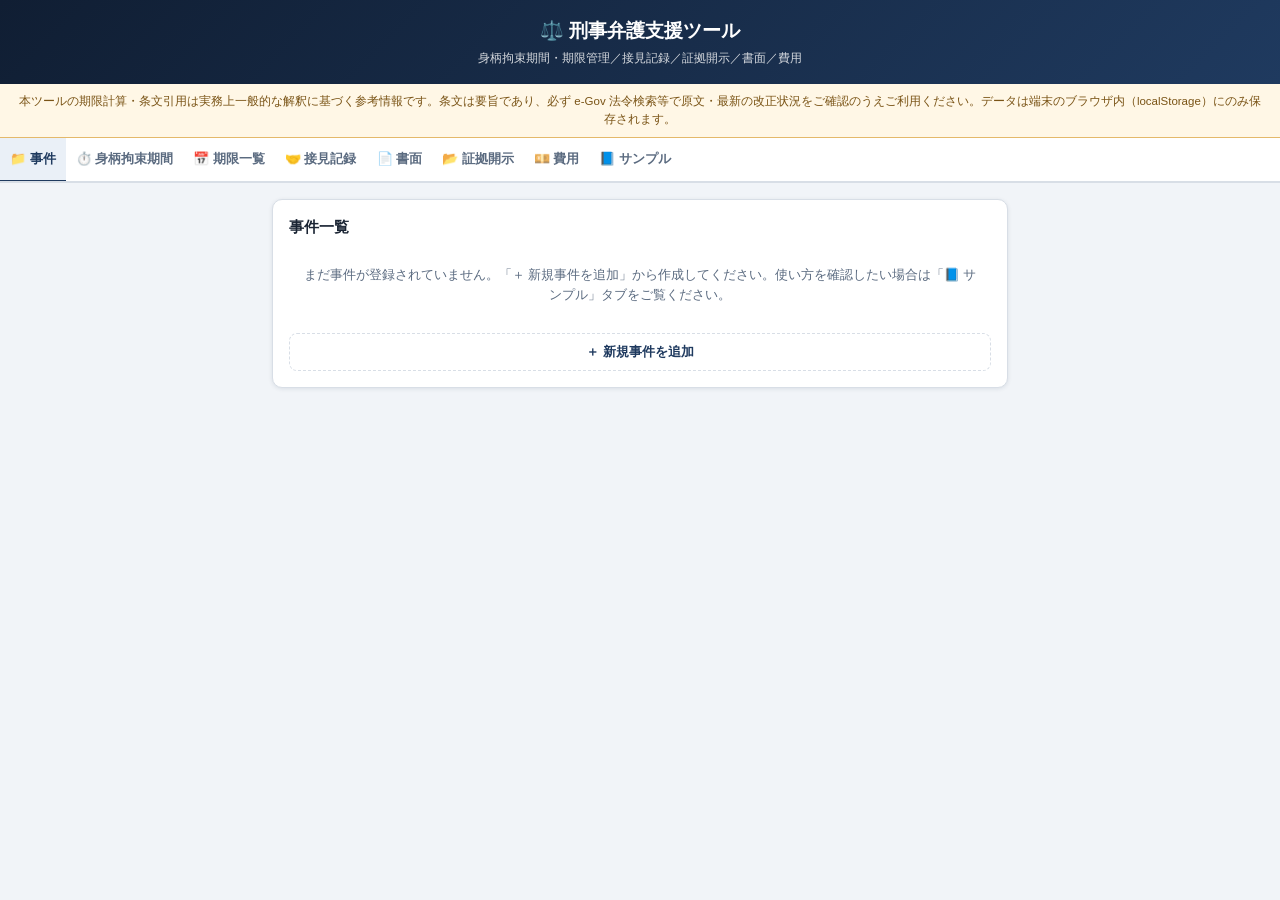
<file: keiji.html>
<!DOCTYPE html>
<html lang="ja">
<head>
<meta charset="UTF-8">
<meta name="viewport" content="width=device-width, initial-scale=1.0, maximum-scale=1.0">
<title>刑事弁護支援ツール</title>
<style>
:root{--primary:#1F3A5F;--primary-hover:#16283F;--primary-light:#EAF0F7;--success:#2F7D5B;--success-light:#EAF6F0;--success-border:#8FCBAF;--warning:#B07A2E;--warning-light:#FBF3E7;--warning-border:#E4B96A;--danger:#B0362E;--danger-light:#FDECEA;--danger-border:#E79892;--border:#D8DEE6;--bg:#F1F4F8;--card:#FFFFFF;--text:#1A2433;--text-muted:#5B6B80;--radius:10px;--shadow:0 1px 4px rgba(20,40,70,.10)}
*,*::before,*::after{box-sizing:border-box;margin:0;padding:0}
body{font-family:-apple-system,BlinkMacSystemFont,'Noto Sans JP','Hiragino Kaku Gothic ProN',sans-serif;background:var(--bg);color:var(--text);font-size:14px;line-height:1.6;min-height:100vh;padding-bottom:40px}
.header{background:linear-gradient(135deg,#101E33,#1F3A5F);color:#fff;padding:16px 20px;text-align:center}
.header h1{font-size:19px;font-weight:700}.header p{font-size:11.5px;opacity:.82;margin-top:3px}
.disclaimer{background:#FFF7E6;border-bottom:1px solid #E4B96A;color:#7A5416;font-size:11.5px;padding:8px 14px;text-align:center;line-height:1.6}
.tabs{display:flex;background:var(--card);border-bottom:2px solid var(--border);overflow-x:auto;position:sticky;top:0;z-index:10}
.tab-btn{flex:0 0 auto;padding:12px 10px;border:none;background:none;cursor:pointer;font-size:13px;font-weight:600;color:var(--text-muted);border-bottom:3px solid transparent;margin-bottom:-2px;transition:all .2s;white-space:nowrap}
.tab-btn.active{color:var(--primary);border-bottom-color:var(--primary);background:var(--primary-light)}
.container{max-width:760px;margin:0 auto;padding:16px 12px}
.panel{display:none}.panel.active{display:block}
.card{background:var(--card);border-radius:var(--radius);border:1px solid var(--border);padding:16px;margin-bottom:14px;box-shadow:var(--shadow)}
.card-title{font-size:14.5px;font-weight:700;margin-bottom:12px;display:flex;align-items:center;gap:8px;color:var(--text)}
.card-sub{font-size:12px;color:var(--text-muted);margin:-6px 0 12px}
.info-banner{background:var(--primary-light);border:1px solid #B9CBE0;border-radius:var(--radius);padding:11px 14px;margin-bottom:14px;font-size:12.5px;color:#233C5C}
.form-row{display:grid;grid-template-columns:1fr 1fr;gap:12px;margin-bottom:12px}
@media(max-width:520px){.form-row{grid-template-columns:1fr}.tab-btn{font-size:12px;padding:11px 8px}}
.form-group{display:flex;flex-direction:column;gap:4px;margin-bottom:12px}
.form-row .form-group{margin-bottom:0}
label{font-size:12px;font-weight:600;color:var(--text-muted)}
input[type=number],input[type=text],input[type=date],input[type=datetime-local],select,textarea{width:100%;padding:8px 10px;border:1.5px solid var(--border);border-radius:7px;font-size:13.5px;color:var(--text);background:#fff;font-family:inherit}
input:focus,select:focus,textarea:focus{outline:none;border-color:var(--primary);box-shadow:0 0 0 3px rgba(31,58,95,.12)}
textarea{resize:vertical;min-height:70px}
.checkline{display:flex;align-items:center;gap:8px;font-size:13px;font-weight:600;color:var(--text);margin-bottom:10px}
.checkline input{width:16px;height:16px}
.btn{padding:9px 16px;border:none;border-radius:8px;font-size:13px;font-weight:700;cursor:pointer;transition:background .15s}
.btn-primary{background:var(--primary);color:#fff}.btn-primary:hover{background:var(--primary-hover)}
.btn-outline{background:#fff;border:1.5px solid var(--border);color:var(--text)}
.btn-outline:hover{border-color:var(--primary);color:var(--primary)}
.btn-danger{background:#fff;border:1.5px solid var(--danger-border);color:var(--danger)}
.btn-danger:hover{background:var(--danger-light)}
.btn-sm{padding:5px 10px;font-size:11.5px;border-radius:6px}
.btn-add{width:100%;padding:9px;border:1.5px dashed var(--border);background:none;border-radius:8px;cursor:pointer;font-size:13px;font-weight:600;color:var(--primary)}
.btn-add:hover{background:var(--primary-light);border-color:var(--primary)}
.case-list{display:flex;flex-direction:column;gap:8px;margin-bottom:14px}
.case-item{display:flex;justify-content:space-between;align-items:center;gap:8px;padding:11px 13px;border-radius:9px;border:1.5px solid var(--border);cursor:pointer;background:#fff}
.case-item.active{border-color:var(--primary);background:var(--primary-light)}
.case-item .ci-name{font-weight:700;font-size:13.5px}
.case-item .ci-meta{font-size:11px;color:var(--text-muted);margin-top:2px}
.badge{display:inline-block;font-size:10.5px;font-weight:700;padding:2px 8px;border-radius:20px;white-space:nowrap}
.badge-navy{background:var(--primary-light);color:var(--primary)}
.badge-danger{background:var(--danger-light);color:var(--danger);border:1px solid var(--danger-border)}
.badge-warning{background:var(--warning-light);color:var(--warning);border:1px solid var(--warning-border)}
.badge-success{background:var(--success-light);color:var(--success);border:1px solid var(--success-border)}
.badge-gray{background:#EEF1F5;color:var(--text-muted);border:1px solid var(--border)}
.no-case{padding:24px;text-align:center;color:var(--text-muted);font-size:13px}
.stage-title{font-size:12px;font-weight:700;color:var(--primary);letter-spacing:.04em;margin:18px 0 10px;display:flex;align-items:center;gap:8px}
.stage-title:first-child{margin-top:0}
.stage-title .num{width:20px;height:20px;border-radius:50%;background:var(--primary);color:#fff;display:inline-flex;align-items:center;justify-content:center;font-size:11px}
.stage-title::after{content:'';flex:1;height:1px;background:var(--border)}
.deadline-card{border-radius:10px;border:1.5px solid var(--border);padding:14px;margin-bottom:12px;background:#fff}
.deadline-card.urg-danger{border-color:var(--danger-border);background:var(--danger-light)}
.deadline-card.urg-warning{border-color:var(--warning-border);background:var(--warning-light)}
.deadline-card.urg-success{border-color:var(--success-border);background:var(--success-light)}
.dl-head{display:flex;justify-content:space-between;align-items:flex-start;gap:10px;margin-bottom:8px}
.dl-title{font-size:13.5px;font-weight:700}
.dl-result{font-size:17px;font-weight:800;margin:4px 0 2px}
.dl-basis{font-size:11.5px;color:var(--primary);font-weight:700;margin-bottom:4px}
.dl-lawtext{font-size:12px;color:#3A3226;background:#F7F4EC;border-left:3px solid #C8A882;border-radius:0 6px 6px 0;padding:7px 10px;margin-bottom:8px;line-height:1.7}
.dl-steps{font-size:12px;color:var(--text-muted);background:#F5F7FA;border-radius:6px;padding:8px 10px;margin-bottom:6px}
.dl-steps div{padding:2px 0;font-family:'Courier New',monospace;line-height:1.8;word-break:break-all}
.dl-note{font-size:11.5px;color:#7A5416;background:#FFF7E6;border-radius:6px;padding:6px 9px;margin-top:6px}
.remaining{font-size:12px;font-weight:700}
.sec-title{font-size:11.5px;font-weight:700;color:var(--text-muted);letter-spacing:.06em;text-transform:uppercase;margin:14px 0 10px;display:flex;align-items:center;gap:8px}
.sec-title::after{content:'';flex:1;height:1px;background:var(--border)}
table.simple{width:100%;border-collapse:collapse;font-size:12.5px}
table.simple th{background:#EEF1F5;color:var(--text-muted);padding:7px 8px;text-align:left;font-weight:700;border-bottom:2px solid var(--border)}
table.simple td{padding:7px 8px;border-bottom:1px dashed var(--border);vertical-align:top}
table.simple tr:last-child td{border-bottom:none}
.row-flex{display:flex;gap:8px;align-items:center}
.entry-item{border:1px solid var(--border);border-radius:8px;padding:10px 12px;margin-bottom:8px;background:#fff}
.entry-top{display:flex;justify-content:space-between;align-items:center;font-size:12.5px;font-weight:700;margin-bottom:4px}
.entry-meta{font-size:11.5px;color:var(--text-muted)}
.entry-note{font-size:12.5px;margin-top:4px;white-space:pre-wrap}
.empty-hint{font-size:12.5px;color:var(--text-muted);text-align:center;padding:14px}
.tpl-btns{display:flex;flex-wrap:wrap;gap:8px;margin-bottom:12px}
.tpl-btns button{padding:7px 12px;border-radius:20px;border:1.5px solid var(--border);background:#fff;font-size:12px;font-weight:600;cursor:pointer;color:var(--text)}
.tpl-btns button.active{border-color:var(--primary);color:var(--primary);background:var(--primary-light)}
.copyok{color:var(--success);font-size:12px;font-weight:700;margin-left:8px}
.total-row{display:flex;justify-content:space-between;align-items:center;padding:12px 14px;background:var(--primary-light);border-radius:8px;font-size:14px;font-weight:700;color:var(--primary);margin-top:6px}
select[multiple]{min-height:70px}
.pill-toggle{display:flex;border:1.5px solid var(--border);border-radius:8px;overflow:hidden}
.pill-toggle button{flex:1;padding:8px;border:none;background:#fff;font-size:12.5px;font-weight:700;color:var(--text-muted);cursor:pointer}
.pill-toggle button.active{background:var(--primary);color:#fff}
</style>
</head>
<body>
<header class="header">
  <h1>⚖️ 刑事弁護支援ツール</h1>
  <p>身柄拘束期間・期限管理／接見記録／証拠開示／書面／費用</p>
</header>
<div class="disclaimer">本ツールの期限計算・条文引用は実務上一般的な解釈に基づく参考情報です。条文は要旨であり、必ず e-Gov 法令検索等で原文・最新の改正状況をご確認のうえご利用ください。データは端末のブラウザ内（localStorage）にのみ保存されます。</div>
<nav class="tabs">
  <button class="tab-btn active" onclick="switchTab('cases',this)">📁 事件</button>
  <button class="tab-btn" onclick="switchTab('custody',this)">⏱️ 身柄拘束期間</button>
  <button class="tab-btn" onclick="switchTab('deadlines',this)">📅 期限一覧</button>
  <button class="tab-btn" onclick="switchTab('interviews',this)">🤝 接見記録</button>
  <button class="tab-btn" onclick="switchTab('documents',this)">📄 書面</button>
  <button class="tab-btn" onclick="switchTab('evidence',this)">📂 証拠開示</button>
  <button class="tab-btn" onclick="switchTab('billing',this)">💴 費用</button>
  <button class="tab-btn" onclick="switchTab('sample',this)">📘 サンプル</button>
</nav>
<div class="container">

<!-- ===== 事件 ===== -->
<div id="panel-cases" class="panel active">
  <div class="card">
    <div class="card-title">事件一覧</div>
    <div id="caseList" class="case-list"></div>
    <button class="btn-add" onclick="createCase()">＋ 新規事件を追加</button>
  </div>
  <div id="caseDetailWrap"></div>
</div>

<!-- ===== 身柄拘束期間 ===== -->
<div id="panel-custody" class="panel">
  <div id="custodyWrap"></div>
</div>

<!-- ===== 期限一覧 ===== -->
<div id="panel-deadlines" class="panel">
  <div class="card">
    <div class="card-title">カスタム期限を追加</div>
    <div class="card-sub">時効・出頭要請・裁判期日など、自動計算に含まれない期限を手動登録できます。</div>
    <div class="form-row">
      <div class="form-group"><label>対象事件</label><select id="cd-case"></select></div>
      <div class="form-group"><label>期限名</label><input type="text" id="cd-name" placeholder="例：公判前整理手続期日"></div>
    </div>
    <div class="form-row">
      <div class="form-group"><label>日時</label><input type="datetime-local" id="cd-date"></div>
      <div class="form-group"><label>メモ</label><input type="text" id="cd-note" placeholder="任意"></div>
    </div>
    <button class="btn btn-primary" onclick="addCustomDeadline()">追加</button>
  </div>
  <div class="sec-title">全事件の期限（近い順）</div>
  <div id="deadlineDashboard"></div>
</div>

<!-- ===== 接見記録 ===== -->
<div id="panel-interviews" class="panel">
  <div id="interviewsWrap"></div>
</div>

<!-- ===== 書面 ===== -->
<div id="panel-documents" class="panel">
  <div id="documentsWrap"></div>
</div>

<!-- ===== 証拠開示 ===== -->
<div id="panel-evidence" class="panel">
  <div id="evidenceWrap"></div>
</div>

<!-- ===== 費用 ===== -->
<div id="panel-billing" class="panel">
  <div id="billingWrap"></div>
</div>

<!-- ===== サンプル ===== -->
<div id="panel-sample" class="panel">
  <div id="sampleWrap"></div>
</div>

</div>

<script>
/* ============ 法令根拠テキスト（要旨。必ず原文確認のこと） ============ */
const LAW = {
  a203: {ref:'刑事訴訟法203条1項', text:'逮捕から48時間以内に検察官へ送致。超えれば釈放義務。'},
  a204: {ref:'刑事訴訟法204条1項', text:'検察官が自ら逮捕・受理した場合は、送致という概念はなく、48時間以内に勾留請求。'},
  a205_1: {ref:'刑事訴訟法205条1項', text:'送致から24時間以内に勾留請求または起訴が必要。'},
  a205_2: {ref:'刑事訴訟法205条2項', text:'ただし逮捕から72時間を超えることはできない（上限）。'},
  a208_1: {ref:'刑事訴訟法208条1項', text:'勾留請求日から10日以内に起訴しなければ釈放（原則の勾留期間）。'},
  a208_2: {ref:'刑事訴訟法208条2項', text:'やむを得ない事由があれば、検察官の請求により最大10日まで延長可。'},
  a208no2: {ref:'刑事訴訟法208条の2', text:'内乱・外患・国交・騒乱の罪は、さらに5日まで延長可。'},
  a55_1: {ref:'刑事訴訟法55条1項', text:'勾留期間は初日を1日目として数える（初日算入）。'},
  a60_2: {ref:'刑事訴訟法60条2項', text:'起訴後の勾留は起訴日から2箇月。継続の必要があれば1箇月ごとに更新可（更新は原則1回まで）。'},
  a89: {ref:'刑事訴訟法89条（60条2項ただし書の参照条文）', text:'2回目以降の更新は、重罪・常習犯・罪証隠滅のおそれ・氏名住居不明のいずれかに該当する場合のみ可。'},
  a373: {ref:'刑事訴訟法373条', text:'控訴の申立期間は14日（不変期間）。'},
  a414: {ref:'刑事訴訟法414条（373条準用）', text:'上告の申立期間も同じく14日。'},
  a422: {ref:'刑事訴訟法422条', text:'即時抗告の提起期間は3日。'},
  a429: {ref:'刑事訴訟法429条', text:'勾留に関する裁判への準抗告に期間制限はなく、勾留継続中はいつでも可。'},
  a207_1: {ref:'刑事訴訟法207条1項ただし書', text:'起訴前の被疑者勾留には保釈の規定が準用されず、起訴前保釈は不可。起訴後は保釈請求が可能。'},
  shonen17_3: {ref:'少年法17条3項', text:'観護措置の期間は原則2週間。継続の必要があれば更新可。'},
  shonen17_4: {ref:'少年法17条4項', text:'更新は原則1回（最大4週間）。重大事件で証拠調べのため必要な場合はさらに2回まで（最大8週間）。'},
  shonen43_3: {ref:'少年法43条3項', text:'少年の被疑事件は、やむを得ない場合でなければ勾留請求できない。'},
};

/* ============ 日付ユーティリティ ============ */
function pad(n){return String(n).padStart(2,'0');}
function toDT(str){return str? new Date(str): null;}
function addHours(d,h){return new Date(d.getTime()+h*3600*1000);}
function addDaysExclusive(d,days){const r=new Date(d);r.setDate(r.getDate()+days);return r;} // 初日不算入
function addDaysInclusive(d,days){const r=new Date(d);r.setDate(r.getDate()+days-1);return r;} // 初日算入(勾留等)
function addCalendarMonths(d,months){const y=d.getFullYear(),m=d.getMonth(),day=d.getDate();const t=new Date(y,m+months,1);const lastDay=new Date(t.getFullYear(),t.getMonth()+1,0).getDate();t.setDate(Math.min(day,lastDay));t.setHours(d.getHours(),d.getMinutes(),0,0);return t;}
function addMonthsInclusive(d,months){const t=addCalendarMonths(d,months);t.setDate(t.getDate()-1);return t;}
const WD=['日','月','火','水','木','金','土'];
function fmtDT(d){if(!d)return'—';return `${d.getFullYear()}/${pad(d.getMonth()+1)}/${pad(d.getDate())}(${WD[d.getDay()]}) ${pad(d.getHours())}:${pad(d.getMinutes())}`;}
function fmtD(d){if(!d)return'—';return `${d.getFullYear()}/${pad(d.getMonth()+1)}/${pad(d.getDate())}(${WD[d.getDay()]})`;}
function fmtDTshort(d){if(!d)return'';return `${d.getFullYear()}年${d.getMonth()+1}月${d.getDate()}日${pad(d.getHours())}時${pad(d.getMinutes())}分`;}
function fmtDshort(d){if(!d)return'';return `${d.getFullYear()}年${d.getMonth()+1}月${d.getDate()}日`;}

function urgency(dueAt){
  const now=new Date();
  const ms=dueAt-now;
  const h=ms/3600000;
  if(h<0) return {cls:'urg-danger',badge:'badge-danger',text:'期限超過'};
  if(h<=24) return {cls:'urg-danger',badge:'badge-danger',text:'本日中（残り'+Math.max(0,Math.round(h))+'時間）'};
  if(h<=72) return {cls:'urg-warning',badge:'badge-warning',text:'残り'+Math.ceil(h/24)+'日'};
  if(h<=24*7) return {cls:'urg-warning',badge:'badge-warning',text:'残り'+Math.ceil(h/24)+'日'};
  return {cls:'urg-success',badge:'badge-success',text:'残り'+Math.ceil(h/24)+'日'};
}

/* ============ 永続化 ============ */
const STORAGE_KEY='keijibengo_v1';
let DB={cases:[],currentCaseId:null};
function loadDB(){try{const raw=localStorage.getItem(STORAGE_KEY);if(raw)DB=JSON.parse(raw);}catch(e){console.error(e);}}
function saveDB(){localStorage.setItem(STORAGE_KEY,JSON.stringify(DB));}
function uid(){return 'c'+Date.now().toString(36)+Math.random().toString(36).slice(2,7);}
function getCase(id){return DB.cases.find(c=>c.id===id);}
function currentCase(){return getCase(DB.currentCaseId);}

function blankCase(name){
  return {
    id:uid(), name:name||'新規事件', crime:'', defenseType:'kokusen', custodyType:'mibin',
    isJuvenile:false, memo:'',
    custody:{prosecutorArrest:false,specialCrime:false,juvenileTrack:'detention',
      arrestAt:'',referralAt:'',detentionRequestAt:'',detentionStartAt:'',extensionDays:0,specialExtensionDays:0,
      kangoStartAt:'',kangoRenewals:0,indictmentAt:'',postIndictRenewals:0,judgmentAt:''},
    customDeadlines:[], interviews:[], evidence:[], billing:[]
  };
}

/* ============ タブ切替 ============ */
function switchTab(name,btn){
  document.querySelectorAll('.panel').forEach(p=>p.classList.remove('active'));
  document.querySelectorAll('.tab-btn').forEach(b=>b.classList.remove('active'));
  document.getElementById('panel-'+name).classList.add('active');
  btn.classList.add('active');
  if(name==='custody')renderCustody();
  if(name==='deadlines')renderDeadlines();
  if(name==='interviews')renderInterviews();
  if(name==='documents')renderDocuments();
  if(name==='evidence')renderEvidence();
  if(name==='billing')renderBilling();
  if(name==='sample')renderSample();
}

/* ============ 事件タブ ============ */
function renderCaseList(){
  const wrap=document.getElementById('caseList');
  if(DB.cases.length===0){wrap.innerHTML='<div class="empty-hint">まだ事件が登録されていません。「＋ 新規事件を追加」から作成してください。使い方を確認したい場合は「📘 サンプル」タブをご覧ください。</div>';}
  else{
    wrap.innerHTML=DB.cases.map(c=>{
      const active=c.id===DB.currentCaseId;
      return `<div class="case-item ${active?'active':''}" onclick="selectCase('${c.id}')">
        <div><div class="ci-name">${esc(c.name)}</div><div class="ci-meta">${esc(c.crime||'罪名未入力')} ・ ${c.custodyType==='mibin'?'身柄':'在宅'} ${c.isJuvenile?'・少年':''} ・ ${c.defenseType==='kokusen'?'国選':'私選'}</div></div>
        <span class="badge badge-navy">${active?'選択中':'選択'}</span>
      </div>`;
    }).join('');
  }
  renderCaseDetail();
}
function selectCase(id){DB.currentCaseId=id;saveDB();renderCaseList();}
function createCase(){
  const c=blankCase('新規事件');
  DB.cases.push(c); DB.currentCaseId=c.id; saveDB(); renderCaseList();
}
function deleteCase(id){
  if(!confirm('この事件を削除します。よろしいですか？（元に戻せません）'))return;
  DB.cases=DB.cases.filter(c=>c.id!==id);
  if(DB.currentCaseId===id)DB.currentCaseId=DB.cases[0]?DB.cases[0].id:null;
  saveDB();renderCaseList();
}
function renderCaseDetail(){
  const wrap=document.getElementById('caseDetailWrap');
  const c=currentCase();
  if(!c){wrap.innerHTML='';return;}
  wrap.innerHTML=`
  <div class="card">
    <div class="card-title">基本情報（${esc(c.name)}）</div>
    <div class="form-row">
      <div class="form-group"><label>依頼者名・事件名</label><input type="text" id="f-name" value="${esc(c.name)}"></div>
      <div class="form-group"><label>罪名</label><input type="text" id="f-crime" value="${esc(c.crime)}" placeholder="例：窃盗"></div>
    </div>
    <div class="form-row">
      <div class="form-group"><label>身柄の状況</label>
        <select id="f-custodyType"><option value="mibin" ${c.custodyType==='mibin'?'selected':''}>身柄事件</option><option value="zaitaku" ${c.custodyType==='zaitaku'?'selected':''}>在宅事件</option></select>
      </div>
      <div class="form-group"><label>国選／私選</label>
        <select id="f-defenseType"><option value="kokusen" ${c.defenseType==='kokusen'?'selected':''}>国選</option><option value="shisen" ${c.defenseType==='shisen'?'selected':''}>私選</option></select>
      </div>
    </div>
    <div class="checkline"><input type="checkbox" id="f-juvenile" ${c.isJuvenile?'checked':''}> 少年事件（20歳未満／特定少年含む）</div>
    <div class="form-group"><label>メモ</label><textarea id="f-memo">${esc(c.memo)}</textarea></div>
    <div class="row-flex">
      <button class="btn btn-primary" onclick="saveCaseBasic()">保存</button>
      <button class="btn btn-danger" onclick="deleteCase('${c.id}')">この事件を削除</button>
    </div>
  </div>`;
}
function saveCaseBasic(){
  const c=currentCase(); if(!c)return;
  c.name=document.getElementById('f-name').value||'無題事件';
  c.crime=document.getElementById('f-crime').value;
  c.custodyType=document.getElementById('f-custodyType').value;
  c.defenseType=document.getElementById('f-defenseType').value;
  c.isJuvenile=document.getElementById('f-juvenile').checked;
  c.memo=document.getElementById('f-memo').value;
  saveDB(); renderCaseList();
}
function esc(s){return (s||'').replace(/[&<>"']/g,m=>({'&':'&amp;','<':'&lt;','>':'&gt;','"':'&quot;',"'":'&#39;'}[m]));}

/* ============ 身柄拘束期間タブ ============ */
function renderCustody(){
  const wrap=document.getElementById('custodyWrap');
  const c=currentCase();
  if(!c){wrap.innerHTML='<div class="card"><div class="no-case">「事件」タブで事件を選択または新規作成してください。</div></div>';return;}
  if(c.custodyType==='zaitaku'){
    wrap.innerHTML=`<div class="card">
      <div class="card-title">${esc(c.name)}（在宅事件）</div>
      <div class="info-banner">在宅事件のため逮捕・勾留に関する期限はありません。公判期日や公訴時効など個別の期限は「期限一覧」タブの「カスタム期限を追加」から登録してください。</div>
    </div>`;
    return;
  }
  const cu=c.custody;
  wrap.innerHTML=`
  <div class="card">
    <div class="card-title">身柄拘束期間の計算（${esc(c.name)}）</div>
    <div class="card-sub">条文根拠と計算過程を表示します。日時を入力すると自動計算されます。</div>
    <div class="checkline"><input type="checkbox" id="cu-prosecutorArrest" ${cu.prosecutorArrest?'checked':''} onchange="updateCustodyField('prosecutorArrest',this.checked)"> 検察官が自ら逮捕した／検察官が逮捕した被疑者を直接受け取った（204条・送致の観念なし）</div>
    <div class="checkline"><input type="checkbox" id="cu-specialCrime" ${cu.specialCrime?'checked':''} onchange="updateCustodyField('specialCrime',this.checked)"> 内乱・外患・国交・騒乱の罪にあたる事件（208条の2の特別延長対象）</div>
    ${c.isJuvenile?`<div class="form-group"><label>少年事件の身柄拘束の種類</label>
      <div class="pill-toggle">
        <button class="${cu.juvenileTrack==='detention'?'active':''}" onclick="setJuvenileTrack('detention')">勾留（43条3項）</button>
        <button class="${cu.juvenileTrack==='kango'?'active':''}" onclick="setJuvenileTrack('kango')">観護措置（少年法17条）</button>
      </div>
    </div>`:''}
  </div>

  <div class="stage-title"><span class="num">1</span>逮捕〜勾留請求</div>
  <div class="card">
    <div class="form-row">
      <div class="form-group"><label>逮捕日時</label><input type="datetime-local" id="cu-arrestAt" value="${cu.arrestAt}" onchange="updateCustodyField('arrestAt',this.value)"></div>
      <div class="form-group"><label>実際の送致日時（任意・司法警察員逮捕のみ）</label><input type="datetime-local" id="cu-referralAt" value="${cu.referralAt}" onchange="updateCustodyField('referralAt',this.value)" ${cu.prosecutorArrest?'disabled':''}></div>
    </div>
    <div class="form-row">
      <div class="form-group"><label>実際の勾留請求日時（任意）</label><input type="datetime-local" id="cu-detentionRequestAt" value="${cu.detentionRequestAt}" onchange="updateCustodyField('detentionRequestAt',this.value)"></div>
      <div class="form-group"><label>勾留状発付・勾留開始日時（任意／未入力なら勾留請求日時を使用）</label><input type="datetime-local" id="cu-detentionStartAt" value="${cu.detentionStartAt}" onchange="updateCustodyField('detentionStartAt',this.value)"></div>
    </div>
  </div>
  <div id="dl-stage1"></div>

  ${(!c.isJuvenile||cu.juvenileTrack==='detention')?`
  <div class="stage-title"><span class="num">2</span>勾留期間</div>
  <div class="card">
    <div class="form-row">
      <div class="form-group"><label>勾留延長日数（通常。0〜10日）</label><input type="number" id="cu-extensionDays" min="0" max="10" value="${cu.extensionDays}" onchange="updateCustodyField('extensionDays',Number(this.value))"></div>
      <div class="form-group"><label>特別延長日数（208条の2。0〜5日）</label><input type="number" id="cu-specialExtensionDays" min="0" max="5" value="${cu.specialExtensionDays}" onchange="updateCustodyField('specialExtensionDays',Number(this.value))" ${cu.specialCrime?'':'disabled'}></div>
    </div>
  </div>
  <div id="dl-stage2"></div>`:`
  <div class="stage-title"><span class="num">2</span>観護措置期間</div>
  <div class="card">
    <div class="form-row">
      <div class="form-group"><label>観護措置開始日</label><input type="date" id="cu-kangoStartAt" value="${cu.kangoStartAt}" onchange="updateCustodyField('kangoStartAt',this.value)"></div>
      <div class="form-group"><label>更新回数（0〜3回）</label><input type="number" id="cu-kangoRenewals" min="0" max="3" value="${cu.kangoRenewals}" onchange="updateCustodyField('kangoRenewals',Number(this.value))"></div>
    </div>
    <div class="dl-note">4週間を超える更新（2回目・3回目）は、死刑・懲役・禁錮にあたる罪の重大事件で証人尋問等の証拠調べのため収容の必要がある場合に限られます（少年法17条4項ただし書）。</div>
  </div>
  <div id="dl-stage2"></div>`}

  <div class="stage-title"><span class="num">3</span>起訴後勾留</div>
  <div class="card">
    <div class="form-row">
      <div class="form-group"><label>起訴日</label><input type="date" id="cu-indictmentAt" value="${cu.indictmentAt}" onchange="updateCustodyField('indictmentAt',this.value)"></div>
      <div class="form-group"><label>更新回数</label><input type="number" id="cu-postIndictRenewals" min="0" value="${cu.postIndictRenewals}" onchange="updateCustodyField('postIndictRenewals',Number(this.value))"></div>
    </div>
    <div class="dl-note">2回目以降の更新は、89条1号・3号・4号・6号のいずれかに該当する場合を除き認められません（60条2項ただし書）。</div>
  </div>
  <div id="dl-stage3"></div>

  <div class="stage-title"><span class="num">4</span>上訴期限</div>
  <div class="card">
    <div class="form-group"><label>判決言渡日</label><input type="date" id="cu-judgmentAt" value="${cu.judgmentAt}" onchange="updateCustodyField('judgmentAt',this.value)"></div>
  </div>
  <div id="dl-stage4"></div>
  `;
  computeAndRenderDeadlines(c);
}
function setJuvenileTrack(track){const c=currentCase();c.custody.juvenileTrack=track;saveDB();renderCustody();}
function updateCustodyField(key,val){const c=currentCase();if(!c)return;c.custody[key]=val;saveDB();
  // re-render only affected areas without losing focus too much; simplest: full re-render
  computeAndRenderDeadlines(c);
}

function lawBox(item,opts){
  const showUrgency=!(opts&&opts.noUrgency);
  const u=(showUrgency&&item.dueAt)?urgency(item.dueAt):null;
  const cls=u?u.cls:'';
  const stepsHtml=item.steps.map(s=>`<div>${esc(s)}</div>`).join('');
  return `<div class="deadline-card ${cls}">
    <div class="dl-head">
      <div class="dl-title">${esc(item.title)}</div>
      ${u?`<span class="badge ${u.badge}">${u.text}</span>`:''}
    </div>
    <div class="dl-result">${esc(item.resultLabel)}</div>
    <div class="dl-basis">根拠：${esc(item.basisRef)}</div>
    <div class="dl-lawtext">${esc(item.basisText)}</div>
    <div class="dl-steps">${stepsHtml}</div>
    ${item.note?`<div class="dl-note">${esc(item.note)}</div>`:''}
  </div>`;
}

function computeAndRenderDeadlines(c){
  const {s1,s2,s3,s4}=computeCustodyStages(c);
  document.getElementById('dl-stage1').innerHTML=s1.map(lawBox).join('')||'<div class="empty-hint">逮捕日時を入力すると計算されます。</div>';
  document.getElementById('dl-stage2').innerHTML=s2.map(lawBox).join('')||'<div class="empty-hint">開始日を入力すると計算されます。</div>';
  document.getElementById('dl-stage3').innerHTML=s3.map(lawBox).join('');
  document.getElementById('dl-stage4').innerHTML=s4.map(lawBox).join('');

  // キャッシュして期限一覧タブで使う
  c._computedDeadlines=[...s1,...s2,...s3,...s4].filter(x=>x.dueAt);
  saveDB();
}

// DOM非依存の純粋な計算関数（身柄拘束期間タブ・サンプルタブ双方から利用）
function computeCustodyStages(c){
  const cu=c.custody;
  const s1=[],s2=[],s3=[],s4=[];
  const arrestAt=toDT(cu.arrestAt);

  if(arrestAt){
    if(cu.prosecutorArrest){
      const due=addHours(arrestAt,48);
      s1.push({title:'勾留請求期限（検察官自らの逮捕）',basisRef:LAW.a204.ref,basisText:LAW.a204.text,
        steps:[`逮捕日時：${fmtDTshort(arrestAt)}`,`＋ 48時間`,`＝ ${fmtDTshort(due)}`],
        resultLabel:fmtDT(due),dueAt:due});
    }else{
      const referralDue=addHours(arrestAt,48);
      s1.push({title:'検察官送致期限',basisRef:LAW.a203.ref,basisText:LAW.a203.text,
        steps:[`逮捕日時：${fmtDTshort(arrestAt)}`,`＋ 48時間`,`＝ ${fmtDTshort(referralDue)}`],
        resultLabel:fmtDT(referralDue),dueAt:referralDue});
      const actualReferral=toDT(cu.referralAt);
      const referralBase=actualReferral||referralDue;
      const by24=addHours(referralBase,24);
      const by72=addHours(arrestAt,72);
      const due=by24<by72?by24:by72;
      s1.push({title:'勾留請求期限',basisRef:LAW.a205_1.ref+'／'+LAW.a205_2.ref,basisText:LAW.a205_1.text+' '+LAW.a205_2.text,
        steps:[
          `送致日時：${fmtDTshort(referralBase)}${actualReferral?'（実測値）':'（未入力のため送致期限＝逮捕+48時間を仮定）'}`,
          `① 送致 + 24時間 ＝ ${fmtDTshort(by24)}`,
          `② 逮捕 + 72時間 ＝ ${fmtDTshort(by72)}（上限）`,
          `①②のいずれか早い方 ＝ ${fmtDTshort(due)}`
        ],
        resultLabel:fmtDT(due),dueAt:due,
        note: !actualReferral?'実際の送致日時が未入力のため、送致は逮捕から48時間ぴったりで行われたと仮定しています。実測値が判明したら入力してください。':null});
    }
  }

  // 勾留 or 観護措置
  const requestAt=toDT(cu.detentionRequestAt);
  const detentionStartRaw=cu.detentionStartAt?toDT(cu.detentionStartAt):requestAt;
  if((!c.isJuvenile||cu.juvenileTrack==='detention')){
    if(detentionStartRaw){
      const first=addDaysInclusive(detentionStartRaw,10);
      s2.push({title:'勾留期間満了日（初回・原則10日間）',basisRef:LAW.a208_1.ref+'（起算：'+LAW.a55_1.ref+'）',basisText:LAW.a208_1.text+' '+LAW.a55_1.text,
        steps:[`勾留開始日：${fmtDshort(detentionStartRaw)}（初日を1日目として算入）`,`開始日 ＋ 10日 － 1日 ＝ ${fmtDshort(first)}`,`（10日目 ＝ ${fmtDshort(first)}）`],
        resultLabel:fmtD(first)+'まで',dueAt:first});
      let lastEnd=first;
      if(cu.extensionDays>0){
        const ext=new Date(first); ext.setDate(ext.getDate()+cu.extensionDays);
        s2.push({title:'勾留期間満了日（通常延長後）',basisRef:LAW.a208_2.ref,basisText:LAW.a208_2.text,
          steps:[`初回満了日：${fmtDshort(first)}`,`＋ 延長 ${cu.extensionDays}日（上限10日）`,`＝ ${fmtDshort(ext)}`],
          resultLabel:fmtD(ext)+'まで',dueAt:ext});
        lastEnd=ext;
      }
      if(cu.specialCrime && cu.specialExtensionDays>0){
        const ext2=new Date(lastEnd); ext2.setDate(ext2.getDate()+cu.specialExtensionDays);
        s2.push({title:'勾留期間満了日（特別延長後）',basisRef:LAW.a208no2.ref,basisText:LAW.a208no2.text,
          steps:[`延長後満了日：${fmtDshort(lastEnd)}`,`＋ 特別延長 ${cu.specialExtensionDays}日（上限5日）`,`＝ ${fmtDshort(ext2)}`],
          resultLabel:fmtD(ext2)+'まで',dueAt:ext2});
      }
    }
  } else {
    const kangoStart=toDT(cu.kangoStartAt);
    if(kangoStart){
      let cur=addDaysInclusive(kangoStart,14);
      s2.push({title:'観護措置期間満了日（初回・原則2週間）',basisRef:LAW.shonen17_3.ref,basisText:LAW.shonen17_3.text,
        steps:[`観護措置開始日：${fmtDshort(kangoStart)}`,`開始日 ＋ 14日 － 1日 ＝ ${fmtDshort(cur)}`],
        resultLabel:fmtD(cur)+'まで',dueAt:cur});
      for(let i=1;i<=Math.min(cu.kangoRenewals,3);i++){
        const next=new Date(cur); next.setDate(next.getDate()+14);
        s2.push({title:`観護措置期間満了日（更新${i}回目）`,basisRef:LAW.shonen17_4.ref,basisText:LAW.shonen17_4.text,
          steps:[`前回満了日：${fmtDshort(cur)}`,`＋ 2週間（14日）`,`＝ ${fmtDshort(next)}`],
          resultLabel:fmtD(next)+'まで',dueAt:next,
          note:i>=2?'更新2回目以降は重大事件かつ証人尋問等が必要な場合に限られます（少年法17条4項ただし書）。要件充足を必ず確認してください。':null});
        cur=next;
      }
    }
  }

  // 起訴後勾留
  const indictAt=toDT(cu.indictmentAt);
  if(indictAt){
    let cur=addMonthsInclusive(indictAt,2);
    s3.push({title:'起訴後勾留期間満了日（公訴提起から2箇月）',basisRef:LAW.a60_2.ref,basisText:LAW.a60_2.text,
      steps:[`起訴日：${fmtDshort(indictAt)}（初日算入）`,`起訴日 ＋ 2箇月 － 1日 ＝ ${fmtDshort(cur)}`],
      resultLabel:fmtD(cur)+'まで',dueAt:cur});
    const renewals=cu.postIndictRenewals||0;
    for(let i=1;i<=renewals;i++){
      const start=new Date(cur); start.setDate(start.getDate()+1);
      const next=addMonthsInclusive(start,1);
      s3.push({title:`起訴後勾留期間満了日（更新${i}回目）`,basisRef:LAW.a60_2.ref+'／'+LAW.a89.ref,basisText:LAW.a60_2.text,
        steps:[`更新期間開始：${fmtDshort(start)}`,`＋ 1箇月 － 1日 ＝ ${fmtDshort(next)}`],
        resultLabel:fmtD(next)+'まで',dueAt:next,
        note:i>=2?'2回目以降の更新は89条1号・3号・4号・6号のいずれかに該当する場合のみ可能です（60条2項ただし書）。':null});
      cur=next;
    }
    s3.push({title:'保釈請求の可否',basisRef:LAW.a207_1.ref,basisText:LAW.a207_1.text,
      steps:[`起訴日 ${fmtDshort(indictAt)} 以降は保釈請求が可能です。`],
      resultLabel:'起訴後は保釈請求可能',dueAt:null});
  } else if(!c.isJuvenile||cu.juvenileTrack==='detention'){
    s3.push({title:'保釈請求の可否（起訴前）',basisRef:LAW.a207_1.ref,basisText:LAW.a207_1.text,
      steps:['起訴日が未入力です。'],resultLabel:'起訴前のため保釈請求は原則不可',dueAt:null});
  }

  // 上訴
  const judgmentAt=toDT(cu.judgmentAt);
  if(judgmentAt){
    const koso=addDaysExclusive(judgmentAt,14);
    s4.push({title:'控訴提起期限',basisRef:LAW.a373.ref,basisText:LAW.a373.text,
      steps:[`判決言渡日：${fmtDshort(judgmentAt)}（初日不算入）`,`＋ 14日（不変期間） ＝ ${fmtDshort(koso)}`],
      resultLabel:fmtD(koso)+'まで',dueAt:koso});
    const jokoku=addDaysExclusive(judgmentAt,14);
    s4.push({title:'上告提起期限（控訴審判決の場合）',basisRef:LAW.a414.ref,basisText:LAW.a414.text,
      steps:[`判決言渡日：${fmtDshort(judgmentAt)}（初日不算入）`,`＋ 14日（373条準用） ＝ ${fmtDshort(jokoku)}`],
      resultLabel:fmtD(jokoku)+'まで',dueAt:jokoku});
  }
  s4.push({title:'準抗告（勾留に関する裁判に対する不服申立て）',basisRef:LAW.a429.ref,basisText:LAW.a429.text,
    steps:['期間の制限はありません。勾留が継続する限りいつでも申立て可能です。'],resultLabel:'期間制限なし',dueAt:null});

  return {s1,s2,s3,s4};
}

/* ============ 期限一覧タブ ============ */
function renderDeadlines(){
  const sel=document.getElementById('cd-case');
  sel.innerHTML=DB.cases.map(c=>`<option value="${c.id}">${esc(c.name)}</option>`).join('');
  if(DB.currentCaseId)sel.value=DB.currentCaseId;

  // 全事件の身柄拘束期限を再計算
  const all=[];
  DB.cases.forEach(c=>{
    if(c.custodyType==='mibin'){
      const tmp=[]; // 副作用なく計算するため直接呼ばず、既存の computeAndRenderDeadlines は DOM 依存なので簡易版で再計算
    }
  });
  // 各ケースについて簡易再計算（DOM非依存版）
  DB.cases.forEach(c=>{
    const items=computeDeadlinesForCase(c);
    items.forEach(it=>all.push({caseName:c.name,caseId:c.id,...it}));
    (c.customDeadlines||[]).forEach(cd=>all.push({caseName:c.name,caseId:c.id,title:cd.name+'（カスタム）',resultLabel:fmtDT(new Date(cd.date)),dueAt:new Date(cd.date),basisRef:'手動登録',basisText:cd.note||'',steps:[]}));
  });
  all.sort((a,b)=>a.dueAt-b.dueAt);
  const wrap=document.getElementById('deadlineDashboard');
  if(all.length===0){wrap.innerHTML='<div class="card"><div class="empty-hint">まだ期限がありません。「身柄拘束期間」タブで日時を入力するか、カスタム期限を追加してください。</div></div>';return;}
  wrap.innerHTML=all.map(it=>{
    const u=urgency(it.dueAt);
    return `<div class="deadline-card ${u.cls}">
      <div class="dl-head">
        <div><span class="badge badge-gray">${esc(it.caseName)}</span> <span class="dl-title">${esc(it.title)}</span></div>
        <span class="badge ${u.badge}">${u.text}</span>
      </div>
      <div class="dl-result">${esc(it.resultLabel)}</div>
      <div class="dl-basis">根拠：${esc(it.basisRef)}</div>
    </div>`;
  }).join('');
}
// DOM非依存でケースの期限を計算する軽量版（computeAndRenderDeadlinesと同一ロジックを共有するためラップ）
function computeDeadlinesForCase(c){
  if(c.custodyType!=='mibin')return [];
  // 一時的にDOM描画関数のロジックを再利用：computeAndRenderDeadlinesはDOM要素を書くのでここでは複製せず、
  // 既にcurrentCase()相当で呼べるよう、共通計算関数へリファクタしていないため、簡易に再実装する。
  return computeCustodyDeadlinesPure(c);
}
function computeCustodyDeadlinesPure(c){
  const cu=c.custody, out=[];
  const arrestAt=toDT(cu.arrestAt);
  if(arrestAt){
    if(cu.prosecutorArrest){
      out.push({title:'勾留請求期限',basisRef:LAW.a204.ref,resultLabel:fmtDT(addHours(arrestAt,48)),dueAt:addHours(arrestAt,48)});
    }else{
      const referralDue=addHours(arrestAt,48);
      out.push({title:'検察官送致期限',basisRef:LAW.a203.ref,resultLabel:fmtDT(referralDue),dueAt:referralDue});
      const referralBase=toDT(cu.referralAt)||referralDue;
      const by24=addHours(referralBase,24), by72=addHours(arrestAt,72);
      const due=by24<by72?by24:by72;
      out.push({title:'勾留請求期限',basisRef:LAW.a205_1.ref,resultLabel:fmtDT(due),dueAt:due});
    }
  }
  const requestAt=toDT(cu.detentionRequestAt);
  const detentionStartRaw=cu.detentionStartAt?toDT(cu.detentionStartAt):requestAt;
  if((!c.isJuvenile||cu.juvenileTrack==='detention')&&detentionStartRaw){
    const first=addDaysInclusive(detentionStartRaw,10);
    out.push({title:'勾留期間満了日（初回）',basisRef:LAW.a208_1.ref,resultLabel:fmtD(first)+'まで',dueAt:first});
    let lastEnd=first;
    if(cu.extensionDays>0){const ext=new Date(first);ext.setDate(ext.getDate()+cu.extensionDays);out.push({title:'勾留期間満了日（延長後）',basisRef:LAW.a208_2.ref,resultLabel:fmtD(ext)+'まで',dueAt:ext});lastEnd=ext;}
    if(cu.specialCrime&&cu.specialExtensionDays>0){const ext2=new Date(lastEnd);ext2.setDate(ext2.getDate()+cu.specialExtensionDays);out.push({title:'勾留期間満了日（特別延長後）',basisRef:LAW.a208no2.ref,resultLabel:fmtD(ext2)+'まで',dueAt:ext2});}
  } else if(c.isJuvenile&&cu.juvenileTrack==='kango'){
    const kangoStart=toDT(cu.kangoStartAt);
    if(kangoStart){
      let cur=addDaysInclusive(kangoStart,14);
      out.push({title:'観護措置期間満了日（初回）',basisRef:LAW.shonen17_3.ref,resultLabel:fmtD(cur)+'まで',dueAt:cur});
      for(let i=1;i<=Math.min(cu.kangoRenewals,3);i++){const next=new Date(cur);next.setDate(next.getDate()+14);out.push({title:`観護措置期間満了日（更新${i}回目）`,basisRef:LAW.shonen17_4.ref,resultLabel:fmtD(next)+'まで',dueAt:next});cur=next;}
    }
  }
  const indictAt=toDT(cu.indictmentAt);
  if(indictAt){
    let cur=addMonthsInclusive(indictAt,2);
    out.push({title:'起訴後勾留期間満了日',basisRef:LAW.a60_2.ref,resultLabel:fmtD(cur)+'まで',dueAt:cur});
    for(let i=1;i<=(cu.postIndictRenewals||0);i++){const start=new Date(cur);start.setDate(start.getDate()+1);const next=addMonthsInclusive(start,1);out.push({title:`起訴後勾留期間満了日（更新${i}回目）`,basisRef:LAW.a60_2.ref,resultLabel:fmtD(next)+'まで',dueAt:next});cur=next;}
  }
  const judgmentAt=toDT(cu.judgmentAt);
  if(judgmentAt){
    out.push({title:'控訴提起期限',basisRef:LAW.a373.ref,resultLabel:fmtD(addDaysExclusive(judgmentAt,14))+'まで',dueAt:addDaysExclusive(judgmentAt,14)});
    out.push({title:'上告提起期限',basisRef:LAW.a414.ref,resultLabel:fmtD(addDaysExclusive(judgmentAt,14))+'まで',dueAt:addDaysExclusive(judgmentAt,14)});
  }
  return out;
}
function addCustomDeadline(){
  const caseId=document.getElementById('cd-case').value;
  const name=document.getElementById('cd-name').value.trim();
  const date=document.getElementById('cd-date').value;
  const note=document.getElementById('cd-note').value.trim();
  if(!caseId||!name||!date){alert('対象事件・期限名・日時を入力してください。');return;}
  const c=getCase(caseId);
  c.customDeadlines=c.customDeadlines||[];
  c.customDeadlines.push({id:uid(),name,date,note});
  saveDB();
  document.getElementById('cd-name').value='';document.getElementById('cd-date').value='';document.getElementById('cd-note').value='';
  renderDeadlines();
}

/* ============ 接見記録タブ ============ */
function renderInterviews(){
  const wrap=document.getElementById('interviewsWrap');
  const c=currentCase();
  if(!c){wrap.innerHTML='<div class="card"><div class="no-case">「事件」タブで事件を選択してください。</div></div>';return;}
  const list=(c.interviews||[]).slice().sort((a,b)=>new Date(b.datetime)-new Date(a.datetime));
  wrap.innerHTML=`
  <div class="card">
    <div class="card-title">接見記録の追加（${esc(c.name)}）</div>
    <div class="form-row">
      <div class="form-group"><label>日時</label><input type="datetime-local" id="iv-datetime"></div>
      <div class="form-group"><label>場所</label><input type="text" id="iv-location" placeholder="例：〇〇警察署／〇〇拘置所"></div>
    </div>
    <div class="form-row">
      <div class="form-group"><label>所要時間（分）</label><input type="number" id="iv-duration" min="0" placeholder="例：30"></div>
      <div class="form-group"><label>接見禁止の有無</label><select id="iv-gag"><option value="none">なし</option><option value="full">全部禁止</option><option value="partial">一部解除</option></select></div>
    </div>
    <div class="form-group"><label>内容メモ</label><textarea id="iv-note" placeholder="供述内容、方針確認事項など"></textarea></div>
    <button class="btn btn-primary" onclick="addInterview()">記録を追加</button>
  </div>
  <div class="sec-title">接見履歴（${list.length}件）</div>
  ${list.length===0?'<div class="empty-hint">まだ記録がありません。</div>':list.map(iv=>`
    <div class="entry-item">
      <div class="entry-top"><span>${fmtDT(new Date(iv.datetime))}</span><button class="btn btn-danger btn-sm" onclick="deleteInterview('${iv.id}')">削除</button></div>
      <div class="entry-meta">${esc(iv.location||'場所未記入')} ／ ${iv.duration?iv.duration+'分':'時間未記入'} ／ 接見禁止：${iv.gag==='full'?'全部禁止':iv.gag==='partial'?'一部解除':'なし'}</div>
      ${iv.note?`<div class="entry-note">${esc(iv.note)}</div>`:''}
    </div>`).join('')}
  `;
}
function addInterview(){
  const c=currentCase(); if(!c)return;
  const datetime=document.getElementById('iv-datetime').value;
  if(!datetime){alert('日時を入力してください。');return;}
  c.interviews=c.interviews||[];
  c.interviews.push({id:uid(),datetime,location:document.getElementById('iv-location').value,duration:document.getElementById('iv-duration').value,gag:document.getElementById('iv-gag').value,note:document.getElementById('iv-note').value});
  saveDB(); renderInterviews();
}
function deleteInterview(id){const c=currentCase();c.interviews=c.interviews.filter(iv=>iv.id!==id);saveDB();renderInterviews();}

/* ============ 書面タブ ============ */
const TEMPLATES={
  kouryu_riyu:{label:'勾留理由開示請求書',
    build:c=>`勾留理由開示請求書

被疑者　${c.name||'（氏名）'}
罪名　　${c.crime||'（罪名）'}

上記被疑者に対する${c.crime||'○○'}被疑事件について、刑事訴訟法第82条第1項に基づき、勾留の理由の開示を請求する。

請求の理由
第1　勾留の要件（罪証隠滅のおそれ・逃亡のおそれ）を欠くこと
第2　（具体的事情を記載）

添付書類
　弁護人選任届

以上`},
  jyunkokoku:{label:'準抗告申立書',
    build:c=>`準抗告申立書

被疑者　${c.name||'（氏名）'}
罪名　　${c.crime||'（罪名）'}

上記被疑者に対する${c.crime||'○○'}被疑事件について、${fmtDshort(new Date())}になされた勾留決定は不当であるから、刑事訴訟法第429条第1項第2号に基づき、これを取り消すよう申し立てる。

申立ての理由
第1　罪証隠滅のおそれがないこと（具体的事情）
第2　逃亡のおそれがないこと（具体的事情）
第3　勾留の必要性がないこと

以上`},
  hoshaku:{label:'保釈請求書',
    build:c=>`保釈請求書

被告人　${c.name||'（氏名）'}
罪名　　${c.crime||'（罪名）'}

${c.custody.indictmentAt?`公訴提起日：${fmtDshort(new Date(c.custody.indictmentAt))}`:'※起訴日が未入力です。起訴前は保釈請求ができません（刑事訴訟法207条1項ただし書）。'}

上記被告人に対する${c.crime||'○○'}被告事件について、刑事訴訟法第88条に基づき、保釈を請求する。

請求の理由
第1　権利保釈の除外事由（89条各号）に該当しないこと
第2　裁量保釈（90条）を相当とする事情
　　　身元引受人の存在、住居の安定、逃亡・罪証隠滅のおそれの不存在等

以上`},
  sekkenkinshi:{label:'接見禁止一部解除申立書',
    build:c=>`接見禁止一部解除申立書

被疑者（被告人）　${c.name||'（氏名）'}
罪名　　　　　　　${c.crime||'（罪名）'}

上記の者に対する接見等禁止決定について、家族との接見・信書の授受に限り解除するよう申し立てる。

申立ての理由
第1　解除を求める相手方との関係（続柄等）
第2　罪証隠滅のおそれがないこと（具体的事情）
第3　被疑者（被告人）の防御・生活上の必要性

以上`}
};
let currentTpl='kouryu_riyu';
function renderDocuments(){
  const wrap=document.getElementById('documentsWrap');
  const c=currentCase();
  if(!c){wrap.innerHTML='<div class="card"><div class="no-case">「事件」タブで事件を選択してください。</div></div>';return;}
  wrap.innerHTML=`
  <div class="card">
    <div class="card-title">書面テンプレート生成（${esc(c.name)}）</div>
    <div class="card-sub">事件情報を反映した下書きです。実際の提出前に必ず内容を確認・加筆してください。</div>
    <div class="tpl-btns">${Object.entries(TEMPLATES).map(([k,v])=>`<button class="${k===currentTpl?'active':''}" onclick="pickTpl('${k}')">${v.label}</button>`).join('')}</div>
    <textarea id="tpl-text" style="min-height:320px;font-family:'Courier New',monospace;font-size:12.5px"></textarea>
    <div class="row-flex" style="margin-top:10px">
      <button class="btn btn-primary" onclick="copyTplText()">📋 コピー</button>
      <span id="tpl-copyok" class="copyok" style="display:none">コピーしました</span>
    </div>
  </div>`;
  document.getElementById('tpl-text').value=TEMPLATES[currentTpl].build(c);
}
function pickTpl(k){currentTpl=k;renderDocuments();}
function copyTplText(){
  const ta=document.getElementById('tpl-text');
  navigator.clipboard.writeText(ta.value).then(()=>{
    const ok=document.getElementById('tpl-copyok'); ok.style.display='inline'; setTimeout(()=>ok.style.display='none',1500);
  });
}

/* ============ 証拠開示タブ ============ */
function renderEvidence(){
  const wrap=document.getElementById('evidenceWrap');
  const c=currentCase();
  if(!c){wrap.innerHTML='<div class="card"><div class="no-case">「事件」タブで事件を選択してください。</div></div>';return;}
  const list=c.evidence||[];
  wrap.innerHTML=`
  <div class="card">
    <div class="card-title">証拠開示チェックリスト（${esc(c.name)}）</div>
    <div class="form-row">
      <div class="form-group"><label>証拠名</label><input type="text" id="ev-name" placeholder="例：実況見分調書"></div>
      <div class="form-group"><label>区分</label><select id="ev-category"><option value="ruikei">類型証拠</option><option value="shuchou">主張関連証拠</option><option value="other">その他</option></select></div>
    </div>
    <button class="btn btn-primary" onclick="addEvidence()">追加</button>
  </div>
  <table class="simple">
    <tr><th>証拠名</th><th>区分</th><th>開示</th><th>開示日</th><th></th></tr>
    ${list.map(e=>`<tr>
      <td>${esc(e.name)}</td>
      <td>${e.category==='ruikei'?'類型証拠':e.category==='shuchou'?'主張関連証拠':'その他'}</td>
      <td><input type="checkbox" ${e.disclosed?'checked':''} onchange="toggleEvidence('${e.id}',this.checked)"></td>
      <td>${e.disclosed?`<input type="date" value="${e.disclosedDate||''}" onchange="setEvidenceDate('${e.id}',this.value)">`:'—'}</td>
      <td><button class="btn btn-danger btn-sm" onclick="deleteEvidence('${e.id}')">削除</button></td>
    </tr>`).join('')}
  </table>
  ${list.length===0?'<div class="empty-hint">まだ証拠が登録されていません。</div>':''}
  `;
}
function addEvidence(){
  const c=currentCase(); if(!c)return;
  const name=document.getElementById('ev-name').value.trim();
  if(!name){alert('証拠名を入力してください。');return;}
  c.evidence=c.evidence||[];
  c.evidence.push({id:uid(),name,category:document.getElementById('ev-category').value,disclosed:false,disclosedDate:''});
  saveDB(); renderEvidence();
}
function toggleEvidence(id,val){const c=currentCase();const e=c.evidence.find(x=>x.id===id);e.disclosed=val;saveDB();renderEvidence();}
function setEvidenceDate(id,val){const c=currentCase();const e=c.evidence.find(x=>x.id===id);e.disclosedDate=val;saveDB();}
function deleteEvidence(id){const c=currentCase();c.evidence=c.evidence.filter(x=>x.id!==id);saveDB();renderEvidence();}

/* ============ 費用タブ ============ */
function renderBilling(){
  const wrap=document.getElementById('billingWrap');
  const c=currentCase();
  if(!c){wrap.innerHTML='<div class="card"><div class="no-case">「事件」タブで事件を選択してください。</div></div>';return;}
  const list=(c.billing||[]).slice().sort((a,b)=>new Date(b.date)-new Date(a.date));
  const total=list.reduce((s,b)=>s+(b.type==='expense_refund'?-Number(b.amount):Number(b.amount)),0);
  wrap.innerHTML=`
  <div class="card">
    <div class="card-title">費用・報酬の記録（${esc(c.name)}）${c.defenseType==='kokusen'?'<span class="badge badge-navy" style="margin-left:8px">国選事件</span>':''}</div>
    ${c.defenseType==='kokusen'?'<div class="info-banner">国選事件の報酬は裁判所が算定するため、ここでは実費・日当等の管理用としてご利用ください。</div>':''}
    <div class="form-row">
      <div class="form-group"><label>日付</label><input type="date" id="bl-date"></div>
      <div class="form-group"><label>種別</label><select id="bl-type"><option value="chakushu">着手金</option><option value="hoshu">報酬金</option><option value="jippi">実費</option><option value="nittou">日当</option></select></div>
    </div>
    <div class="form-row">
      <div class="form-group"><label>内容</label><input type="text" id="bl-desc" placeholder="例：接見交通費"></div>
      <div class="form-group"><label>金額（円）</label><input type="number" id="bl-amount" min="0"></div>
    </div>
    <button class="btn btn-primary" onclick="addBilling()">追加</button>
  </div>
  <table class="simple">
    <tr><th>日付</th><th>種別</th><th>内容</th><th>金額</th><th></th></tr>
    ${list.map(b=>`<tr>
      <td>${b.date}</td>
      <td>${({chakushu:'着手金',hoshu:'報酬金',jippi:'実費',nittou:'日当'})[b.type]||b.type}</td>
      <td>${esc(b.desc)}</td>
      <td>${Number(b.amount).toLocaleString()}円</td>
      <td><button class="btn btn-danger btn-sm" onclick="deleteBilling('${b.id}')">削除</button></td>
    </tr>`).join('')}
  </table>
  ${list.length===0?'<div class="empty-hint">まだ記録がありません。</div>':''}
  <div class="total-row"><span>合計</span><span>${total.toLocaleString()}円</span></div>
  `;
}
function addBilling(){
  const c=currentCase(); if(!c)return;
  const date=document.getElementById('bl-date').value;
  const amount=document.getElementById('bl-amount').value;
  if(!date||!amount){alert('日付と金額を入力してください。');return;}
  c.billing=c.billing||[];
  c.billing.push({id:uid(),date,type:document.getElementById('bl-type').value,desc:document.getElementById('bl-desc').value,amount});
  saveDB(); renderBilling();
}
function deleteBilling(id){const c=currentCase();c.billing=c.billing.filter(x=>x.id!==id);saveDB();renderBilling();}

/* ============ サンプルタブ（実データとは独立した架空の例） ============ */
function demoCase(){
  const isoDT=d=>`${d.getFullYear()}-${pad(d.getMonth()+1)}-${pad(d.getDate())}T${pad(d.getHours())}:${pad(d.getMinutes())}`;
  const isoD=d=>`${d.getFullYear()}-${pad(d.getMonth()+1)}-${pad(d.getDate())}`;
  const arrest=new Date(); arrest.setHours(9,0,0,0);
  const referral=new Date(arrest); referral.setDate(referral.getDate()+1); referral.setHours(10,0,0,0);
  const detStart=new Date(arrest); detStart.setDate(detStart.getDate()+2); detStart.setHours(10,0,0,0);
  const indict=new Date(detStart); indict.setDate(indict.getDate()+14);
  const judgment=new Date(indict); judgment.setDate(judgment.getDate()+70);
  return {
    name:'被疑者A', crime:'窃盗（万引き）', custodyType:'mibin', isJuvenile:false, defenseType:'kokusen',
    custody:{
      prosecutorArrest:false, specialCrime:false, juvenileTrack:'detention',
      arrestAt:isoDT(arrest), referralAt:isoDT(referral), detentionRequestAt:isoDT(detStart), detentionStartAt:isoDT(detStart),
      extensionDays:5, specialExtensionDays:0, kangoStartAt:'', kangoRenewals:0,
      indictmentAt:isoD(indict), postIndictRenewals:1, judgmentAt:isoD(judgment)
    }
  };
}
function renderSample(){
  const wrap=document.getElementById('sampleWrap');
  const c=demoCase();
  const {s1,s2,s3,s4}=computeCustodyStages(c);
  const tplText=TEMPLATES.kouryu_riyu.build(c);
  const arrestDT=toDT(c.custody.arrestAt);
  const noU=item=>lawBox(item,{noUrgency:true});
  wrap.innerHTML=`
  <div class="info-banner">👀 これは操作イメージをつかむための<strong>架空のサンプルデータ</strong>です。実在の人物・事件とは関係ありません。ここでの表示は保存されず、実際の事件データにも一切影響しません。使い方が分かったら「📁 事件」タブから実際の事件を登録してください。</div>
  <div class="card">
    <div class="card-title">事案概要</div>
    <div class="card-sub" style="margin-bottom:10px">依頼者：${esc(c.name)}（仮名）／罪名：${esc(c.crime)}／身柄事件・国選</div>
    <p style="font-size:13px;line-height:1.8">
      被疑者A（41歳・無職、前科前歴なし）は、${fmtDshort(arrestDT)}午前9時頃、○○市内のコンビニエンスストアで菓子類（時価2,000円相当）を万引きしたとして、駆け付けた警察官により窃盗の現行犯で逮捕された。翌日、検察官に送致され、その2日後に勾留質問を経て勾留が決定。罪証隠滅・逃亡のおそれの評価が争点となり、勾留延長（5日間）を経て起訴に至った想定である。本人は容疑を認めており、被害品は返還・弁償済みで、示談交渉と早期の身柄解放（準抗告・保釈請求）が弁護方針の中心となる事例である。
    </p>
  </div>
  <div class="stage-title"><span class="num">1</span>逮捕〜勾留請求</div>
  ${s1.map(noU).join('')}
  <div class="stage-title"><span class="num">2</span>勾留期間（延長5日を含む例）</div>
  ${s2.map(noU).join('')}
  <div class="stage-title"><span class="num">3</span>起訴後勾留（更新1回を含む例）</div>
  ${s3.map(noU).join('')}
  <div class="stage-title"><span class="num">4</span>上訴期限</div>
  ${s4.map(noU).join('')}

  <div class="sec-title">接見記録タブの例</div>
  <div class="entry-item">
    <div class="entry-top"><span>接見記録の入力例</span></div>
    <div class="entry-meta">○○警察署 ／ 30分 ／ 接見禁止：一部解除</div>
    <div class="entry-note">否認方針を維持。家族への接見禁止一部解除を申し立てる予定。</div>
  </div>

  <div class="sec-title">証拠開示タブの例</div>
  <table class="simple"><tr><th>証拠名</th><th>区分</th><th>開示</th><th>開示日</th></tr>
    <tr><td>実況見分調書</td><td>類型証拠</td><td>✅</td><td>開示済み</td></tr>
    <tr><td>被害者供述調書</td><td>主張関連証拠</td><td>—</td><td>未開示</td></tr>
  </table>

  <div class="sec-title">書面タブの例（勾留理由開示請求書）</div>
  <div class="card"><textarea readonly style="min-height:220px;font-family:'Courier New',monospace;font-size:12px">${esc(tplText)}</textarea>
  <div class="card-sub" style="margin-top:8px">「書面」タブでは他に準抗告申立書・保釈請求書・接見禁止一部解除申立書のテンプレートも生成できます。</div></div>

  <div class="sec-title">費用タブの例</div>
  <table class="simple"><tr><th>日付</th><th>種別</th><th>内容</th><th>金額</th></tr>
    <tr><td>接見初日</td><td>着手金</td><td>着手金</td><td>220,000円</td></tr>
  </table>
  `;
}

/* ============ 初期化 ============ */
loadDB();
// 旧バージョンで自動生成されていた未使用の「サンプル事件」を除去（実データが入っていれば残す）
DB.cases=DB.cases.filter(c=>{
  if(c.name!=='サンプル事件（自由に編集・削除できます）')return true;
  const untouched=!c.crime&&!c.memo&&!c.custody.arrestAt&&(c.interviews||[]).length===0&&(c.evidence||[]).length===0&&(c.billing||[]).length===0&&(c.customDeadlines||[]).length===0;
  return !untouched;
});
if(DB.currentCaseId && !DB.cases.find(c=>c.id===DB.currentCaseId)){DB.currentCaseId=null;}
if(!DB.currentCaseId && DB.cases.length>0){DB.currentCaseId=DB.cases[0].id;}
saveDB();
renderCaseList();
</script>
</body>
</html>
</file>
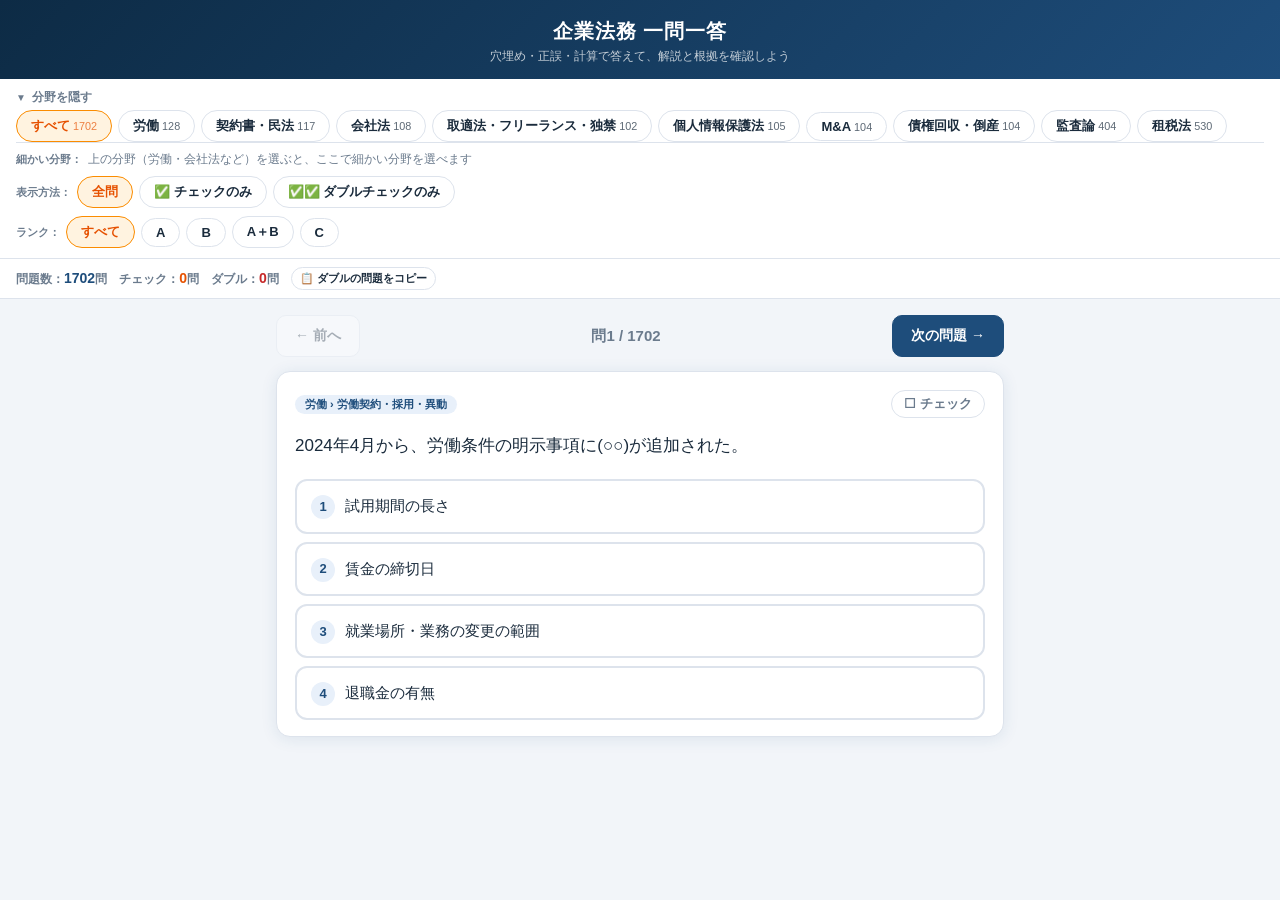
<file: kigyo.html>
<!DOCTYPE html>
<html lang="ja">
<head>
<meta charset="UTF-8">
<meta name="viewport" content="width=device-width, initial-scale=1.0, viewport-fit=cover">
<title>企業法務 一問一答</title>
<meta name="claude:viewport-fit-sides" content="cover">
<style>
/* Layout: bookkeeping.html と同じ1画面構成。分野ピル → 小分野ピル → 表示方法・範囲 → 前へ/次へ → 問題カード */
:root{--primary:#1E4D7B;--primary-light:#E8F0FA;--bg:#F2F5F9;--card:#FFFFFF;--text:#1A2B3C;--muted:#6B7B8D;--border:#DDE3EC;--act-bg:#FFF3E0;--act-bd:#FB8C00;--act-fg:#E65100;--ok:#2E7D32;--ok-bg:#F1FBF4;--ok-bd:#A5D6A7;--ng:#C62828;--ng-bg:#FFF3F3;--ng-bd:#EF9A9A;--warn-bg:#FFF7E6;--warn-bd:#E4B96A;--warn-fg:#7A5416;--head-a:#0D2B45;--head-b:#1E4D7B;--on-primary:#FFFFFF;--radius:14px;--shadow:0 2px 16px rgba(30,77,123,.10)}
@media (prefers-color-scheme: dark){:root:not([data-theme="light"]){--primary:#8FB3E0;--primary-light:#1C2A3D;--bg:#0F151E;--card:#18212D;--text:#E4EAF2;--muted:#93A2B6;--border:#2C3746;--act-bg:#3A2A14;--act-bd:#C77A1E;--act-fg:#FFB866;--ok:#6FCB9F;--ok-bg:#15302A;--ok-bd:#2F6B53;--ng:#F08A82;--ng-bg:#3A1D1C;--ng-bd:#7A3631;--warn-bg:#2E2614;--warn-bd:#6B5422;--warn-fg:#E8C98A;--head-a:#0A1220;--head-b:#1A2E4A;--on-primary:#0F151E;--shadow:none;color-scheme:dark}}
:root[data-theme="dark"]{--primary:#8FB3E0;--primary-light:#1C2A3D;--bg:#0F151E;--card:#18212D;--text:#E4EAF2;--muted:#93A2B6;--border:#2C3746;--act-bg:#3A2A14;--act-bd:#C77A1E;--act-fg:#FFB866;--ok:#6FCB9F;--ok-bg:#15302A;--ok-bd:#2F6B53;--ng:#F08A82;--ng-bg:#3A1D1C;--ng-bd:#7A3631;--warn-bg:#2E2614;--warn-bd:#6B5422;--warn-fg:#E8C98A;--head-a:#0A1220;--head-b:#1A2E4A;--on-primary:#0F151E;--shadow:none;color-scheme:dark}
*{box-sizing:border-box;margin:0;padding:0}
body{font-family:-apple-system,BlinkMacSystemFont,'Noto Sans JP','Hiragino Kaku Gothic ProN',sans-serif;background:var(--bg);color:var(--text);min-height:100vh;font-size:15px;touch-action:manipulation;padding-bottom:40px}
.gut{padding-left:max(16px,env(safe-area-inset-left,0px));padding-right:max(16px,env(safe-area-inset-right,0px))}
.header{background:linear-gradient(135deg,var(--head-a),var(--head-b));color:#fff;padding-block:18px 14px;text-align:center}
.header h1{font-size:20px;font-weight:700;letter-spacing:.05em}
.header p{font-size:12px;opacity:.75;margin-top:3px}
.controls{background:var(--card);border-bottom:1px solid var(--border);padding-block:10px;display:flex;flex-direction:column;gap:8px}
.row{display:flex;gap:6px;flex-wrap:wrap;align-items:center}
.lbl{font-size:11px;font-weight:700;color:var(--muted)}
.toggle{display:flex;align-items:center;gap:6px;cursor:pointer;user-select:none;font-size:12px;color:var(--muted);font-weight:600;background:none;border:none;font-family:inherit;padding:0}
.toggle .arr{font-size:10px;transition:transform .2s}
.collapsed .toggle .arr{transform:rotate(-90deg)}
.collapsed .pills,.collapsed .sub-row{display:none}
.ctrl-btn{padding:6px 14px;border-radius:20px;border:1.5px solid var(--border);background:none;cursor:pointer;font-size:13px;color:var(--text);font-weight:600;font-family:inherit;transition:all .15s}
.ctrl-btn:hover{background:var(--primary-light);border-color:var(--primary);color:var(--primary)}
.ctrl-btn.active{background:var(--act-bg);border-color:var(--act-bd);color:var(--act-fg)}
.ctrl-btn small{font-weight:500;opacity:.7;margin-left:3px;font-variant-numeric:tabular-nums}
.sub-row{border-top:1px solid var(--border);padding-top:8px}
.hint{font-size:12px;color:var(--muted)}
.check-bar{background:var(--card);border-bottom:1px solid var(--border);padding-block:8px;display:flex;gap:12px;flex-wrap:wrap;align-items:center;font-size:12px;font-weight:700;color:var(--muted);font-variant-numeric:tabular-nums}
.check-bar strong{font-size:14px}
.main{max-width:760px;margin:0 auto;padding-block:16px;display:flex;flex-direction:column;gap:14px}
.nav-row{display:flex;gap:10px;align-items:center;justify-content:space-between}
.nav-btn{padding:11px 18px;background:var(--card);border:1.5px solid var(--border);border-radius:10px;cursor:pointer;font-size:14px;font-weight:600;color:var(--text);font-family:inherit}
.nav-btn:hover:not(:disabled){background:var(--primary-light);border-color:var(--primary);color:var(--primary)}
.nav-btn:disabled{opacity:.35;cursor:not-allowed}
.nav-btn.primary{background:var(--primary);border-color:var(--primary);color:var(--on-primary)}
.nav-btn.primary:hover:not(:disabled){background:var(--primary);color:var(--on-primary);opacity:.9}
.nav-pos{font-size:15px;font-weight:700;color:var(--muted);font-variant-numeric:tabular-nums}
.card{background:var(--card);border-radius:var(--radius);box-shadow:var(--shadow);border:1px solid var(--border);padding:18px 18px 16px;min-width:0}
.q-top{display:flex;justify-content:space-between;align-items:center;gap:8px;margin-bottom:12px}
[hidden]{display:none!important}
.rk{display:inline-block;min-width:18px;text-align:center;border-radius:4px;margin-right:6px;font-size:11px;color:#fff}
.rk-A{background:var(--ng)}.rk-B{background:var(--act-bd)}.rk-C{background:var(--muted)}
.tag{font-size:11px;font-weight:700;color:var(--primary);background:var(--primary-light);border-radius:999px;padding:2px 10px}
.chk{font-family:inherit;font-size:13px;font-weight:700;border:1.5px solid var(--border);background:var(--card);color:var(--muted);border-radius:20px;padding:4px 12px;cursor:pointer;white-space:nowrap}
.chk.c1{border-color:var(--act-bd);color:var(--act-fg);background:var(--act-bg)}
.chk.c2{border-color:var(--ng-bd);color:var(--ng);background:var(--ng-bg)}
.q-text{font-size:17px;line-height:1.85;margin-bottom:18px}
.pre{white-space:pre-wrap}
.calc{display:flex;gap:8px;align-items:center;flex-wrap:wrap}
.calc input{font-family:inherit;font-size:18px;width:180px;max-width:100%;padding:10px 12px;border-radius:10px;border:2px solid var(--border);background:var(--card);color:var(--text);text-align:right;font-variant-numeric:tabular-nums}
.calc input:focus{outline:none;border-color:var(--primary)}
.calc .unit{font-size:15px;font-weight:700}
.ox{display:grid;grid-template-columns:1fr 1fr;gap:10px}
.ox button{font-family:inherit;font-size:30px;font-weight:700;padding:14px 0;border-radius:12px;border:2px solid var(--border);background:var(--card);color:var(--text);cursor:pointer;line-height:1}
.ox button small{display:block;font-size:11px;font-weight:600;color:var(--muted);margin-top:4px}
.ox button:hover:not(:disabled){border-color:var(--primary)}
.ox button:disabled{cursor:default}
.ox button.pick-ok{border-color:var(--ok);background:var(--ok-bg);color:var(--ok)}
.ox button.pick-ng{border-color:var(--ng);background:var(--ng-bg);color:var(--ng)}
.ox button.is-answer{border-color:var(--ok)}
.verdict{margin-top:14px;border-radius:10px;padding:12px 14px;border:1px solid}
.verdict.ok{background:var(--ok-bg);border-color:var(--ok-bd)}
.verdict.ng{background:var(--ng-bg);border-color:var(--ng-bd)}
.verdict h3{font-size:15px;margin-bottom:6px}
.verdict.ok h3{color:var(--ok)}.verdict.ng h3{color:var(--ng)}
.verdict p{font-size:14px;line-height:1.8}
.ref{margin-top:8px;font-size:12.5px;color:var(--muted)}
.ref b{color:var(--text)}
.opts{display:flex;flex-direction:column;gap:8px}
.opt{font-family:inherit;font-size:15px;line-height:1.75;text-align:left;display:flex;gap:10px;align-items:flex-start;width:100%;padding:12px 14px;border-radius:12px;border:2px solid var(--border);background:var(--card);color:var(--text);cursor:pointer}
.opt:hover:not(:disabled){border-color:var(--primary);background:var(--primary-light)}
.opt:disabled{cursor:default}
.opt.is-ans{border-color:var(--ok);background:var(--ok-bg)}
.opt.is-ng{border-color:var(--ng);background:var(--ng-bg)}
.num{flex:0 0 auto;display:inline-flex;align-items:center;justify-content:center;width:24px;height:24px;border-radius:50%;background:var(--primary-light);color:var(--primary);font-weight:700;font-size:13px;margin-top:2px}
.otext{flex:1;min-width:0}
.kw-r{color:var(--ok)}.kw-w{color:var(--ng)}
.exp{border-top:1px solid var(--border);padding-top:10px;margin-top:10px}
.exp-h{display:flex;align-items:center;gap:8px;margin-bottom:4px}
.mark{font-size:13px;font-weight:700}
.m-o{color:var(--ok)}.m-x{color:var(--ng)}
.verdict .exp p{font-size:13.5px}
.hint{font-size:12px;color:var(--muted)}
.after{display:flex;justify-content:flex-end;margin-top:12px}
.empty{text-align:center;color:var(--muted);padding:40px 10px;font-size:14px}
.note{font-size:11px;color:var(--warn-fg);background:var(--warn-bg);border:1px solid var(--warn-bd);border-radius:10px;padding:8px 12px;line-height:1.6}

/* 租税法テキスト（押すと答えが出る穴埋め） */
.zt-nav{display:flex;flex-direction:column;gap:8px;margin-bottom:12px}
.zt-tools{display:flex;gap:8px;flex-wrap:wrap;align-items:center;justify-content:space-between;border-top:1px solid var(--border);padding-top:10px;margin-bottom:6px}
.zt-tools .hint{flex:1;min-width:140px}
.zt h2{font-size:18px;color:var(--primary);border-left:5px solid var(--primary);padding:2px 0 2px 10px;margin:4px 0 12px;line-height:1.5}
.zt h3{font-size:15.5px;margin:20px 0 8px;padding-bottom:4px;border-bottom:1.5px solid var(--border);line-height:1.5}
.zt p{font-size:15px;line-height:1.95;margin:0 0 8px}
.zt ul{margin:0 0 10px 1.2em}
.zt li{font-size:15px;line-height:1.9;margin-bottom:3px}
.zt li.sub{list-style:circle;margin-left:1.2em}
.zt b.em{color:var(--ng)}
.zt .tw{margin:6px 0 14px}
.zt table{border-collapse:collapse;width:100%;table-layout:fixed;font-size:14px;line-height:1.75}
.zt td,.zt th{overflow-wrap:anywhere;word-break:normal}
.zt td:first-child{width:36%;font-weight:600}
@media (max-width:520px){.zt table{font-size:13px;line-height:1.65}.zt td,.zt th{padding:5px 6px}.zt td:first-child{width:34%}}
.zt .tw{border:1px solid var(--border);border-radius:8px;overflow:hidden}
.zt-fig{margin:10px 0 16px;background:#fff;border:1px solid var(--border);border-radius:10px;padding:6px 6px 4px}.zt-fig img{display:block;width:100%;height:auto}.zt-fig figcaption{font-size:12.5px;color:#555;text-align:center;margin-top:4px;line-height:1.5}.zt-fig a{display:block}
.zt th{background:var(--primary);color:var(--on-primary);text-align:left;padding:6px 8px;font-weight:700}
.zt td{border-bottom:1px solid var(--border);padding:6px 8px;vertical-align:top}
.zt tr:nth-child(even) td{background:var(--primary-light)}
.zt .bx{border:1.5px solid var(--border);border-radius:10px;margin:10px 0 14px;overflow:hidden}
.zt .bx>.bh{font-size:13px;font-weight:700;padding:6px 12px;color:#fff;background:var(--muted)}
.zt .bx>.bb{padding:10px 12px 4px}
.zt .bx .bb p,.zt .bx .bb li{font-size:14.5px}
.zt .k-計算{border-color:var(--ok-bd)}.zt .k-計算>.bh{background:var(--ok)}
.zt .k-判例{border-color:#B39DDB}.zt .k-判例>.bh{background:#6A1B9A}
.zt .k-注意{border-color:var(--ng-bd)}.zt .k-注意>.bh{background:var(--ng)}
.zt .k-ポイント{border-color:var(--warn-bd)}.zt .k-ポイント>.bh{background:#C28A1E}
.zt .k-条文{border-color:var(--border)}.zt .k-条文>.bh{background:#546E7A}
.zt .k-事例{border-color:var(--act-bd)}.zt .k-事例>.bh{background:var(--act-bd)}
.bk{touch-action:manipulation;-webkit-tap-highlight-color:transparent;user-select:none;-webkit-user-select:none;font:inherit;font-weight:700;display:inline;border:none;border-bottom:2px solid var(--act-bd);background:var(--act-bg);color:transparent;border-radius:4px;padding:0 4px;margin:0 1px;cursor:pointer;line-height:inherit;white-space:normal;text-align:left}
.bk.open{color:var(--act-fg);background:var(--act-bg)}
.bk:focus-visible{outline:2px solid var(--primary);outline-offset:1px}
.zt-foot{display:flex;justify-content:space-between;gap:10px;margin-top:18px;border-top:1px solid var(--border);padding-top:12px}
button:focus-visible{outline:2px solid var(--primary);outline-offset:2px}
@media (prefers-reduced-motion: reduce){*{transition:none!important}}
</style>
</head>
<body>
<div class="header gut">
  <h1>企業法務 一問一答</h1>
  <p>穴埋め・正誤・計算で答えて、解説と根拠を確認しよう</p>
</div>

<div class="controls gut">
  <div id="catWrap">
    <button class="toggle" id="catToggle" type="button"><span class="arr">▼</span><span id="catToggleLbl">分野を隠す</span></button>
    <div class="pills row" id="cats" style="margin-top:4px"></div>
    <div class="row sub-row" id="subs"></div>
  </div>
  <div class="row" id="zRow" hidden><span class="lbl">租税法の使い方：</span>
    <button class="ctrl-btn" data-zm="q" type="button">問題を解く</button>
    <button class="ctrl-btn" data-zm="t" type="button">テキストを読む（押すと答え）</button>
  </div>
  <div class="row" id="viewRow"><span class="lbl">表示方法：</span>
    <button class="ctrl-btn" data-view="all" type="button">全問</button>
    <button class="ctrl-btn" data-view="check" type="button">✅ チェックのみ</button>
    <button class="ctrl-btn" data-view="double" type="button">✅✅ ダブルチェックのみ</button>
  </div>
  <div class="row" id="rankRow"><span class="lbl">ランク：</span>
    <button class="ctrl-btn" data-rank="all" type="button">すべて</button>
    <button class="ctrl-btn" data-rank="A" type="button">A</button>
    <button class="ctrl-btn" data-rank="B" type="button">B</button>
    <button class="ctrl-btn" data-rank="AB" type="button">A＋B</button>
    <button class="ctrl-btn" data-rank="C" type="button">C</button>
  </div>
</div>

<div class="check-bar gut" id="checkBar">
  <span>問題数：<strong id="sTotal" style="color:var(--primary)">0</strong>問</span>
  <span>チェック：<strong id="sCheck" style="color:var(--act-fg)">0</strong>問</span>
  <span>ダブル：<strong id="sDouble" style="color:var(--ng)">0</strong>問</span>
  <button class="ctrl-btn" id="copyBtn" type="button" style="font-size:11px;padding:3px 8px">📋 ダブルの問題をコピー</button>
</div>

<div class="main gut">
  <div class="nav-row" id="navRow">
    <button class="nav-btn" id="prevBtn" type="button">← 前へ</button>
    <span class="nav-pos" id="pos"></span>
    <button class="nav-btn primary" id="nextBtn" type="button">次の問題 →</button>
  </div>
  <div class="card" id="card"></div>
</div>

<script>
// 問題データは kigyo-data/*.js が QB.add() で登録する。
// 行の形式（穴埋め）: [小分野ID, 問題文（(○○)を含む）, 正解の選択肢, 誤りの選択肢1, 誤りの選択肢2, 誤りの選択肢3, 解説, 根拠]
// 行の形式（正誤）  : [小分野ID, 記述, 1=正しい / 0=誤り, 解説, 根拠]
// 行の形式（計算）  : [小分野ID, 資料と問い, 正解の数値, 単位, 解説（計算過程）, 根拠]
// どちらの形式も、末尾に重要度ランク（'A'・'B'・'C'）を付けることができる。
// 選択肢の並びは問題IDから決まる（毎回同じ）。問題IDは「分野.小分野.小分野内の通し番号」なので、
// 問題は各小分野の末尾に追加すること（途中に挿入するとチェックの記録がずれる）。
function rng(str){let h=2166136261;for(const ch of str){h^=ch.charCodeAt(0);h=Math.imul(h,16777619);}return()=>{h+=0x6D2B79F5;let t=h;t=Math.imul(t^t>>>15,t|1);t^=t+Math.imul(t^t>>>7,t|61);return((t^t>>>14)>>>0)/4294967296;};}
const QB={cats:[],add(id,name,subs,rows){
  const n={};
  const qs=rows.map(r=>{
    n[r[0]]=(n[r[0]]||0)+1;
    const qid=`${id}.${r[0]}.${n[r[0]]}`;
    let rk=null;if(['A','B','C'].includes(r[r.length-1])){rk=r[r.length-1];r=r.slice(0,-1);}
    const q=(()=>{
    if(r.length===6)return{id:qid,c:id,s:r[0],q:r[1],calc:true,ans:r[2],unit:r[3],e:r[4],r:r[5]};
    if(r.length===5)return{id:qid,c:id,s:r[0],q:r[1],opts:['○（正しい）','×（誤り）'],ans:r[2]?0:1,e:r[3],r:r[4]};
    const rand=rng(qid),opts=[r[2],r[3],r[4],r[5]];
    for(let i=3;i>0;i--){const j=Math.floor(rand()*(i+1));[opts[i],opts[j]]=[opts[j],opts[i]];}
    return{id:qid,c:id,s:r[0],q:r[1],opts,ans:opts.indexOf(r[2]),e:r[6],r:r[7]};
    })();
    q.rk=rk;return q;
  });
  this.cats.push({id,name,subs:subs.map(([sid,sname])=>({id:sid,name:sname})),qs});
}};
</script>
<script src="kigyo-data/rodo.js"></script>
<script src="kigyo-data/keiyaku.js"></script>
<script src="kigyo-data/kaisha.js"></script>
<script src="kigyo-data/torihiki.js"></script>
<script src="kigyo-data/kojin.js"></script>
<script src="kigyo-data/ma.js"></script>
<script src="kigyo-data/kaishu.js"></script>
<script src="kigyo-data/kansa.js"></script>
<script src="kigyo-data/zei.js"></script>
<script>
// 租税法テキスト：ZT.add(章番号, 章名, [{id, t:節名, b:本文}]) で登録する
const ZT={chs:[],add(n,t,secs){this.chs.push({n,t,secs});}};
</script>
<script src="kigyo-data/zei-text.js?v=3"></script>
<script src="kigyo-data/zei-text-02.js?v=3"></script>
<script src="kigyo-data/zei-text-03.js?v=3"></script>
<script src="kigyo-data/zei-text-04.js?v=3"></script>
<script src="kigyo-data/zei-text-05.js?v=3"></script>
<script src="kigyo-data/zei-text-06.js?v=3"></script>
<script src="kigyo-data/zei-text-07.js?v=3"></script>
<script src="kigyo-data/zei-text-08.js?v=3"></script>
<script src="kigyo-data/zei-text-09.js?v=3"></script>
<script src="kigyo-data/zei-text-10.js?v=3"></script>
<script src="kigyo-data/zei-text-11.js?v=3"></script>
<script src="kigyo-data/zei-text-12.js?v=3"></script>
<script src="kigyo-data/zei-text-13.js?v=3"></script>
<script src="kigyo-data/zei-text-14.js?v=3"></script>
<script src="kigyo-data/zei-text-14b.js?v=3"></script>
<script>
const CATS=QB.cats,KEY='kigyo-quiz-v3';
const catOf=id=>CATS.find(c=>c.id===id);
const subName=(c,s)=>catOf(c).subs.find(x=>x.id===s).name;

const MC=CATS.flatMap(c=>c.qs);

let ST={},CHK={};   // ST: {問題ID:{c,w,l}} 正答記録 / CHK: {問題ID:1|2} チェック・ダブルチェック
let P={cat:'all',sub:'all',view:'all',rank:'all',idx:0,hide:false};
function load(){
  try{const d=JSON.parse(localStorage.getItem(KEY)||'null');if(d){ST=d.st||{};CHK=d.chk||{};Object.assign(P,d.p||{});}}catch(e){}
  if(P.cat!=='all'&&!catOf(P.cat))P.cat='all';
  if(!['all','check','double'].includes(P.view))P.view='all';
  delete P.mode;
}
function save(){try{localStorage.setItem(KEY,JSON.stringify({st:ST,chk:CHK,p:P}));}catch(e){}}

const $=id=>document.getElementById(id);
const esc=s=>String(s).replace(/[&<>"]/g,ch=>({'&':'&amp;','<':'&lt;','>':'&gt;','"':'&quot;'}[ch]));
const label=q=>`${catOf(q.c).name} › ${subName(q.c,q.s)}`;
const NUM=['1','2','3','4'];

// 分野・細かい分野で絞った範囲（表示方法の絞り込み前）
function scope(){
  let qs=MC;
  if(P.cat!=='all')qs=qs.filter(q=>q.c===P.cat);
  if(P.cat!=='all'&&P.sub!=='all')qs=qs.filter(q=>q.s===P.sub);
  return qs;
}
function list(){
  let qs=scope();
  if(P.view==='check')qs=qs.filter(q=>CHK[q.id]);
  if(P.view==='double')qs=qs.filter(q=>CHK[q.id]===2);
  if(P.rank!=='all'&&scope().some(q=>q.rk))qs=qs.filter(q=>q.rk&&P.rank.includes(q.rk));
  return qs;
}

function renderControls(){
  $('zRow').hidden=P.cat!=='zei';
  document.querySelectorAll('[data-zm]').forEach(b=>b.classList.toggle('active',b.dataset.zm===(P.zm||'q')));
  const zt=P.cat==='zei'&&P.zm==='t';
  ['viewRow','checkBar','navRow'].forEach(id=>$(id).hidden=zt);
  $('catWrap').classList.toggle('collapsed',P.hide);
  $('catToggleLbl').textContent=P.hide?'分野を表示':'分野を隠す';
  const all=MC;
  const cats=[{id:'all',name:'すべて',n:all.length},...CATS.map(c=>({id:c.id,name:c.name,n:c.qs.length}))];
  $('cats').innerHTML=cats.map(c=>`<button type="button" class="ctrl-btn${P.cat===c.id?' active':''}" data-cat="${c.id}">${esc(c.name)}<small>${c.n}</small></button>`).join('');
  if(P.cat==='all'){$('subs').innerHTML='<span class="lbl">細かい分野：</span><span class="hint">上の分野（労働・会社法など）を選ぶと、ここで細かい分野を選べます</span>';}
  else{
    const c=catOf(P.cat);
    $('subs').innerHTML=`<span class="lbl">${esc(c.name)}の細かい分野：</span><button type="button" class="ctrl-btn${P.sub==='all'?' active':''}" data-sub="all">すべて</button>`+
      c.subs.map(s=>`<button type="button" class="ctrl-btn${P.sub===s.id?' active':''}" data-sub="${s.id}">${esc(s.name)}<small>${c.qs.filter(q=>q.s===s.id).length}</small></button>`).join('');
  }
  document.querySelectorAll('[data-view]').forEach(b=>b.classList.toggle('active',b.dataset.view===P.view));
  $('rankRow').hidden=zt||!scope().some(q=>q.rk);
  document.querySelectorAll('[data-rank]').forEach(b=>b.classList.toggle('active',b.dataset.rank===P.rank));
  const sc=scope();
  $('sTotal').textContent=list().length;
  $('sCheck').textContent=sc.filter(q=>CHK[q.id]).length;
  $('sDouble').textContent=sc.filter(q=>CHK[q.id]===2).length;
}

let answered=false;
const chkText=v=>v===2?'✅✅ ダブル':v===1?'✅ チェック':'☐ チェック';
function renderQ(){
  if(ztMode()){renderZT();return;}
  const qs=list();
  answered=false;
  if(!qs.length){
    $('pos').textContent='問 0 / 0';$('prevBtn').disabled=true;$('nextBtn').disabled=true;
    $('card').innerHTML=`<div class="empty">${P.view==='check'?'チェックした問題はありません。':P.view==='double'?'ダブルチェックした問題はありません。':'問題がありません。'}</div>`;
    save();return;
  }
  P.idx=Math.min(Math.max(P.idx,0),qs.length-1);
  const q=qs[P.idx],ck=CHK[q.id]||0;
  $('pos').textContent=`問${P.idx+1} / ${qs.length}`;
  $('prevBtn').disabled=P.idx===0;$('nextBtn').disabled=P.idx>=qs.length-1;
  const top=`<div class="q-top"><span class="tag">${q.rk?`<b class="rk rk-${q.rk}">${q.rk}</b>`:''}${esc(label(q))}</span><button type="button" class="chk c${ck}" id="chkBtn">${chkText(ck)}</button></div>`;
  if(q.calc){
    $('card').innerHTML=top+`<div class="q-text pre">${esc(q.q)}</div>
      <div class="calc"><input id="calcIn" type="text" inputmode="decimal" autocomplete="off" aria-label="答え"><span class="unit">${esc(q.unit)}</span><button type="button" class="nav-btn primary" id="calcBtn">答え合わせ</button></div>
      <div id="verdict"></div>`;
    $('calcBtn').onclick=()=>answer($('calcIn').value);
    $('calcIn').onkeydown=e=>{if(e.key==='Enter'){e.preventDefault();answer($('calcIn').value);}};
  }else{
    $('card').innerHTML=top+`<div class="q-text">${esc(q.q)}</div>
      <div class="opts">${q.opts.map((o,i)=>`<button type="button" class="opt" data-i="${i}"><span class="num">${NUM[i]}</span><span class="otext">${esc(o)}</span></button>`).join('')}</div>
      <div id="verdict"></div>`;
    document.querySelectorAll('.opt').forEach(b=>b.onclick=()=>answer(+b.dataset.i));
  }
  $('chkBtn').onclick=toggleCheck;
  save();
}
function answer(v){
  if(answered)return;
  const qs=list(),q=qs[P.idx];if(!q)return;
  if(q.calc){
    // 全角数字・カンマ・空白を許容して数値に直す
    const t=String(v).replace(/[０-９．－]/g,ch=>String.fromCharCode(ch.charCodeAt(0)-0xFEE0)).replace(/[,，\s円万%％]/g,'');
    if(t===''||isNaN(+t))return;
    v=+t;
  }else if(typeof v!=='number')return;
  answered=true;
  const ok=q.calc?Math.abs(v-q.ans)<1e-9:v===q.ans,s=ST[q.id]||{c:0,w:0,l:0};
  ok?s.c++:s.w++;s.l=ok?1:0;ST[q.id]=s;save();
  let body;
  if(q.calc){
    $('calcIn').disabled=true;$('calcBtn').disabled=true;
    body=`<h3>${ok?'正解':'不正解'}　正答：${q.ans.toLocaleString('ja-JP')}${esc(q.unit)}</h3><p class="pre">${esc(q.e)}</p><div class="ref"><b>根拠</b>　${esc(q.r)}</div>`;
  }else{
    document.querySelectorAll('.opt').forEach((b,i)=>{b.disabled=true;if(i===q.ans)b.classList.add('is-ans');else if(i===v)b.classList.add('is-ng');});
    body=`<h3>${ok?'正解':'不正解'}　正答：${NUM[q.ans]}　${esc(q.opts[q.ans])}</h3><p>${esc(q.e)}</p><div class="ref"><b>根拠</b>　${esc(q.r)}</div>`;
  }
  const last=P.idx>=qs.length-1;
  $('verdict').innerHTML=`<div class="verdict ${ok?'ok':'ng'}">${body}</div>`+
    (last?'':`<div class="after"><button type="button" class="nav-btn primary" id="next2">次の問題 →</button></div>`);
  if(!last)$('next2').onclick=()=>go(1);
}
function toggleCheck(){
  const q=list()[P.idx];if(!q)return;
  const v=((CHK[q.id]||0)+1)%3;if(v)CHK[q.id]=v;else delete CHK[q.id];save();
  const b=$('chkBtn');b.className=`chk c${v}`;b.textContent=chkText(v);
  const sc=scope();
  $('sCheck').textContent=sc.filter(x=>CHK[x.id]).length;
  $('sDouble').textContent=sc.filter(x=>CHK[x.id]===2).length;
}
function go(d){
  // 絞り込み中に解答・チェックした結果を反映してから移動する
  const cur=list()[P.idx];
  renderControls();
  const now=list(),i=cur?now.indexOf(cur):-1;
  P.idx=(i>=0?i:P.idx-(d>0?1:0))+d;
  renderQ();
  window.scrollTo({top:$('pos').getBoundingClientRect().top+window.scrollY-12});
}
function reset(){P.idx=0;renderControls();renderQ();}

$('cats').addEventListener('click',e=>{const b=e.target.closest('[data-cat]');if(!b)return;P.cat=b.dataset.cat;P.sub='all';reset();});
$('subs').addEventListener('click',e=>{const b=e.target.closest('[data-sub]');if(!b)return;P.sub=b.dataset.sub;reset();});
document.querySelectorAll('[data-view]').forEach(b=>b.onclick=()=>{P.view=b.dataset.view;reset();});
document.querySelectorAll('[data-rank]').forEach(b=>b.onclick=()=>{P.rank=b.dataset.rank;reset();});
$('catToggle').onclick=()=>{P.hide=!P.hide;save();renderControls();};
$('prevBtn').onclick=()=>go(-1);
$('nextBtn').onclick=()=>go(1);
$('copyBtn').onclick=()=>{
  const txt=scope().filter(q=>CHK[q.id]===2).map(q=>`【${label(q)}】${q.q}\n`+(q.calc?`（正答：${q.ans.toLocaleString('ja-JP')}${q.unit}）`:q.opts.map((o,i)=>`${NUM[i]}. ${o}`).join('\n')+`\n（正答：${NUM[q.ans]}）`)).join('\n\n');
  const btn=$('copyBtn'),done=m=>{btn.textContent=m;setTimeout(()=>btn.textContent='📋 ダブルの問題をコピー',1500);};
  if(!txt){done('ダブルの問題はありません');return;}
  try{navigator.clipboard.writeText(txt).then(()=>done('コピーしました'),()=>done('コピーできませんでした'));}catch(e){done('コピーできませんでした');}
};
document.addEventListener('keydown',e=>{
  if(e.metaKey||e.ctrlKey||e.altKey)return;
  if(ztMode())return;
  if(e.target.tagName==='INPUT')return;
  const k=e.key.toLowerCase();
  if(['1','2','3','4'].includes(k)){const q=list()[P.idx];if(q&&!q.calc&&+k<=q.opts.length)answer(+k-1);}
  else if(k==='arrowright'||(k==='enter'&&answered)){if(!$('nextBtn').disabled){e.preventDefault();go(1);}}
  else if(k==='arrowleft'){if(!$('prevBtn').disabled)go(-1);}
  else if(k==='c')toggleCheck();
});

// ===== 租税法テキスト（押すと答えが出る穴埋め） =====
const ZS=ZT.chs.flatMap(ch=>ch.secs.map(sec=>({...sec,ch})));
let ztOpen=false; // 「すべて表示」の状態
function ztInline(t){
  let h=esc(t).replace(/\*\*([^*]+)\*\*/g,'<b class="em">$1</b>');
  return h.replace(/\{\{([^}]+)\}\}/g,(m,a)=>`<button type="button" class="bk${ztOpen?' open':''}" aria-label="空欄（押すと答え）">${a}</button>`);
}
function ztBody(src){
  const L=src.split('\n');let h='',i=0;
  const para=l=>`<p>${ztInline(l)}</p>`;
  function block(lines){
    let o='',ul=null;
    const flush=()=>{if(ul!==null){o+=`<ul>${ul}</ul>`;ul=null;}};
    for(let j=0;j<lines.length;j++){
      const l=lines[j];
      if(!l.trim()){flush();continue;}
      if(l.startsWith('## ')){flush();o+=`<h3>${ztInline(l.slice(3))}</h3>`;continue;}
      if(l.startsWith('@図 ')){flush();const mm=l.slice(3).match(/^(\S+)\s*(.*)$/);const u=`kigyo-data/zei-fig/${mm[1]}.webp`;o+=`<figure class="zt-fig"><a href="${u}" target="_blank" rel="noopener"><img src="${u}" loading="lazy" alt="${esc(mm[2])}"></a><figcaption>図　${esc(mm[2])}（タップで拡大）</figcaption></figure>`;continue;}
      if(/^\s*- /.test(l)){const sub=/^\s{2,}- /.test(l);ul=(ul||'')+`<li${sub?' class="sub"':''}>${ztInline(l.replace(/^\s*- /,''))}</li>`;continue;}
      if(l.startsWith('|')){
        flush();const rows=[];
        while(j<lines.length&&lines[j].startsWith('|')){rows.push(lines[j].replace(/^\||\|\s*$/g,'').split('|').map(c=>c.trim()));j++;}
        j--;
        o+=`<div class="tw"><table><thead><tr>${rows[0].map(c=>`<th>${ztInline(c)}</th>`).join('')}</tr></thead><tbody>${rows.slice(1).map(r=>`<tr>${r.map(c=>`<td>${ztInline(c)}</td>`).join('')}</tr>`).join('')}</tbody></table></div>`;
        continue;
      }
      flush();o+=para(l);
    }
    flush();return o;
  }
  while(i<L.length){
    const l=L[i];
    const m=l.match(/^:::(\S+)\s*(.*)$/);
    if(m){
      const inner=[];i++;
      while(i<L.length&&L[i].trim()!==':::'){inner.push(L[i]);i++;}
      i++;
      h+=`<div class="bx k-${esc(m[1])}"><div class="bh">${esc(m[1])}${m[2]?'　'+ztInline(m[2]):''}</div><div class="bb">${block(inner)}</div></div>`;
      continue;
    }
    const chunk=[];
    while(i<L.length&&!/^:::\S/.test(L[i])){chunk.push(L[i]);i++;}
    h+=block(chunk);
  }
  return h;
}
function renderZT(){
  if(!ZS.length){$('card').innerHTML='<div class="empty">テキストはまだありません。</div>';return;}
  P.zs=Math.min(Math.max(P.zs||0,0),ZS.length-1);
  const sec=ZS[P.zs],ch=sec.ch;
  const chPills=ZT.chs.map(c=>`<button type="button" class="ctrl-btn${c===ch?' active':''}" data-zc="${c.n}">第${c.n}章</button>`).join('');
  const secPills=ch.secs.map(x=>`<button type="button" class="ctrl-btn${x.id===sec.id?' active':''}" data-zsid="${esc(x.id)}">${esc(x.id.endsWith('-0')?'導入':x.id)}</button>`).join('');
  const prev=ZS[P.zs-1],next=ZS[P.zs+1];
  $('card').innerHTML=`<div class="zt-nav"><div class="row"><span class="lbl">章：</span>${chPills}</div><div class="row"><span class="lbl">節：</span>${secPills}</div></div>
    <div class="zt-tools"><span class="hint">色の付いた空欄を押すと用語が出ます。もう一度押すと隠れます。</span>
      <button type="button" class="ctrl-btn" id="ztAll">${ztOpen?'すべて隠す':'すべて表示'}</button></div>
    <div class="zt"><h2>第${ch.n}章　${esc(ch.t)}<br><span style="font-size:15px">${esc(sec.id.endsWith('-0')?'導入':sec.id)}　${esc(sec.t)}</span></h2>${ztBody(sec.b)}</div>
    <div class="zt-foot"><button type="button" class="nav-btn" id="ztPrev"${prev?'':' disabled'}>← 前の節</button><button type="button" class="nav-btn primary" id="ztNext"${next?'':' disabled'}>次の節 →</button></div>`;
  $('ztAll').onclick=()=>{ztOpen=!ztOpen;document.querySelectorAll('.bk').forEach(b=>b.classList.toggle('open',ztOpen));$('ztAll').textContent=ztOpen?'すべて隠す':'すべて表示';};
  const move=d=>{P.zs+=d;ztOpen=false;renderZT();window.scrollTo({top:$('card').getBoundingClientRect().top+window.scrollY-12});};
  $('ztPrev').onclick=()=>move(-1);$('ztNext').onclick=()=>move(1);
  save();
}
$('card').addEventListener('click',e=>{
  const b=e.target.closest('.bk');if(b){b.classList.toggle('open');return;}
  const c=e.target.closest('[data-zc]');if(c){P.zs=ZS.findIndex(x=>x.ch.n===+c.dataset.zc);ztOpen=false;renderZT();return;}
  const s=e.target.closest('[data-zsid]');if(s){P.zs=ZS.findIndex(x=>x.id===s.dataset.zsid);ztOpen=false;renderZT();}
});
const ztMode=()=>P.cat==='zei'&&P.zm==='t';
document.querySelectorAll('[data-zm]').forEach(b=>b.onclick=()=>{P.zm=b.dataset.zm;reset();});

load();renderControls();renderQ();
</script>
</body>
</html>
</file>
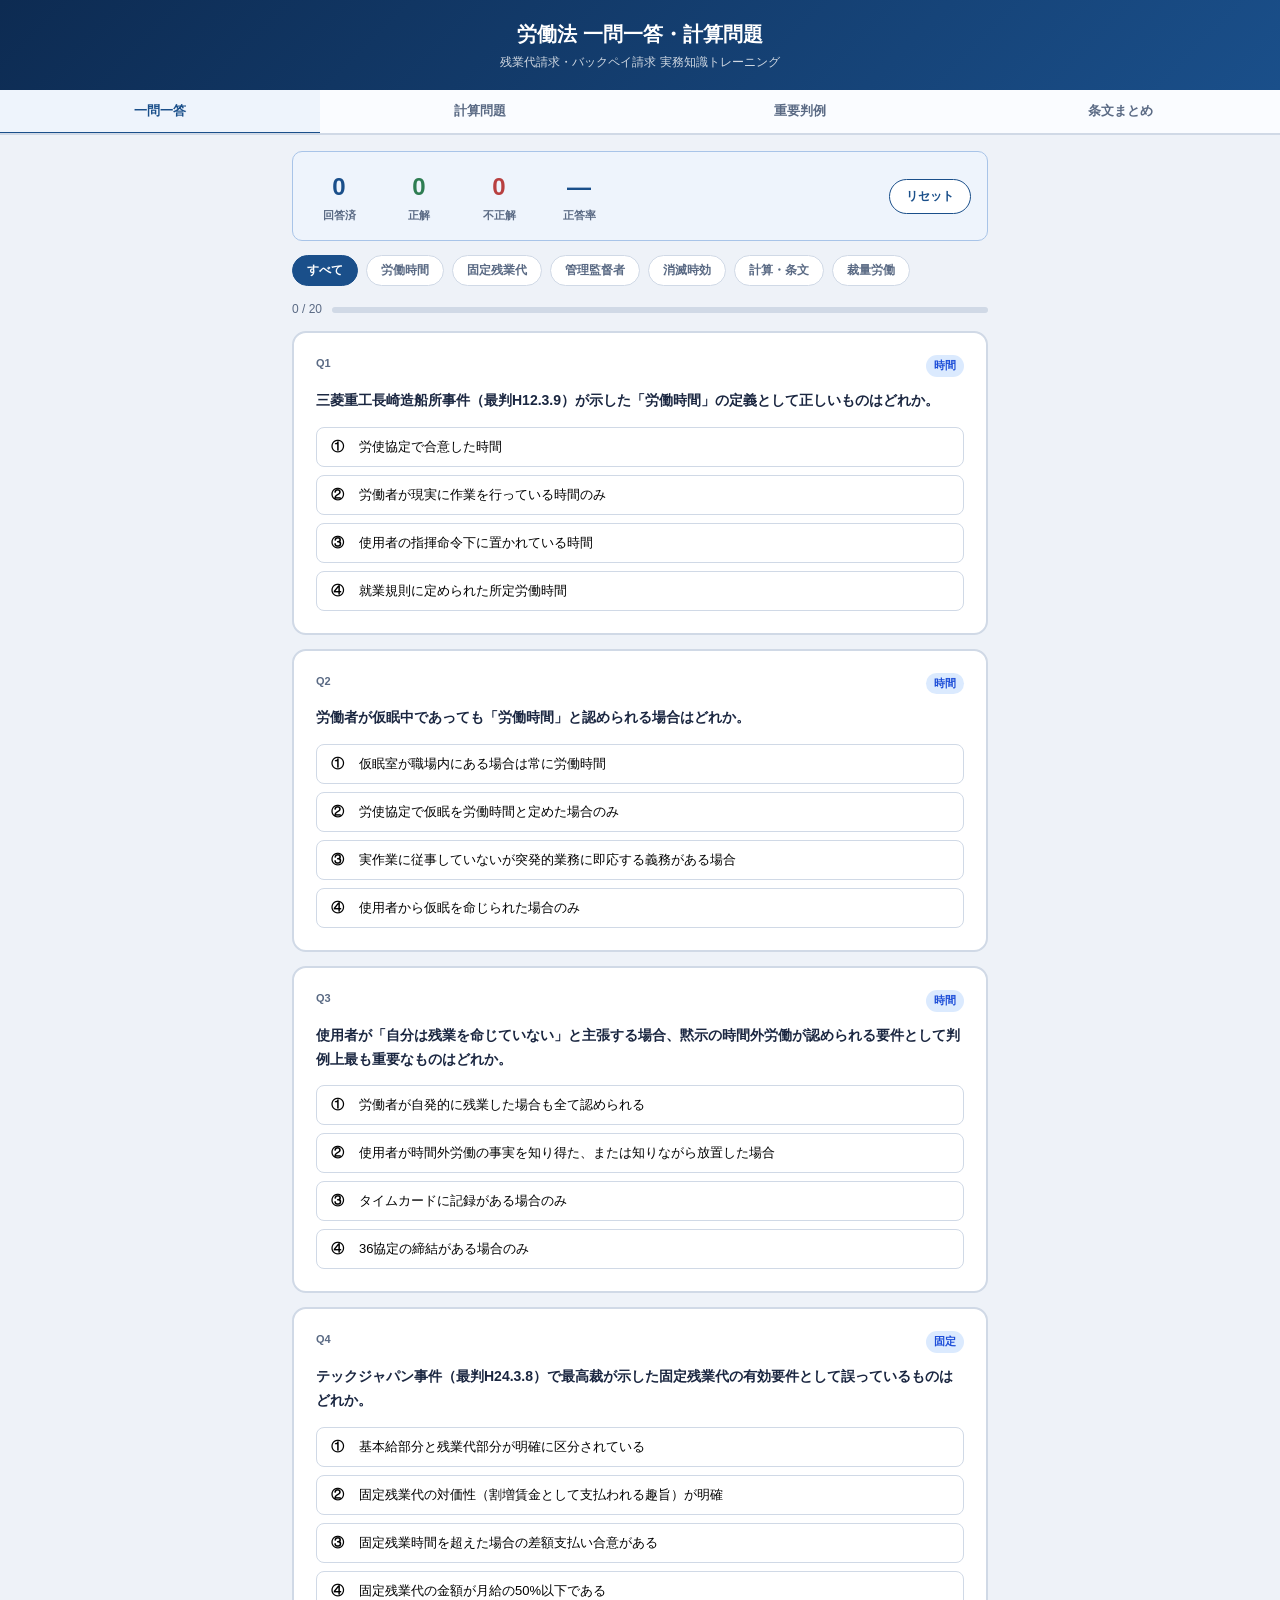
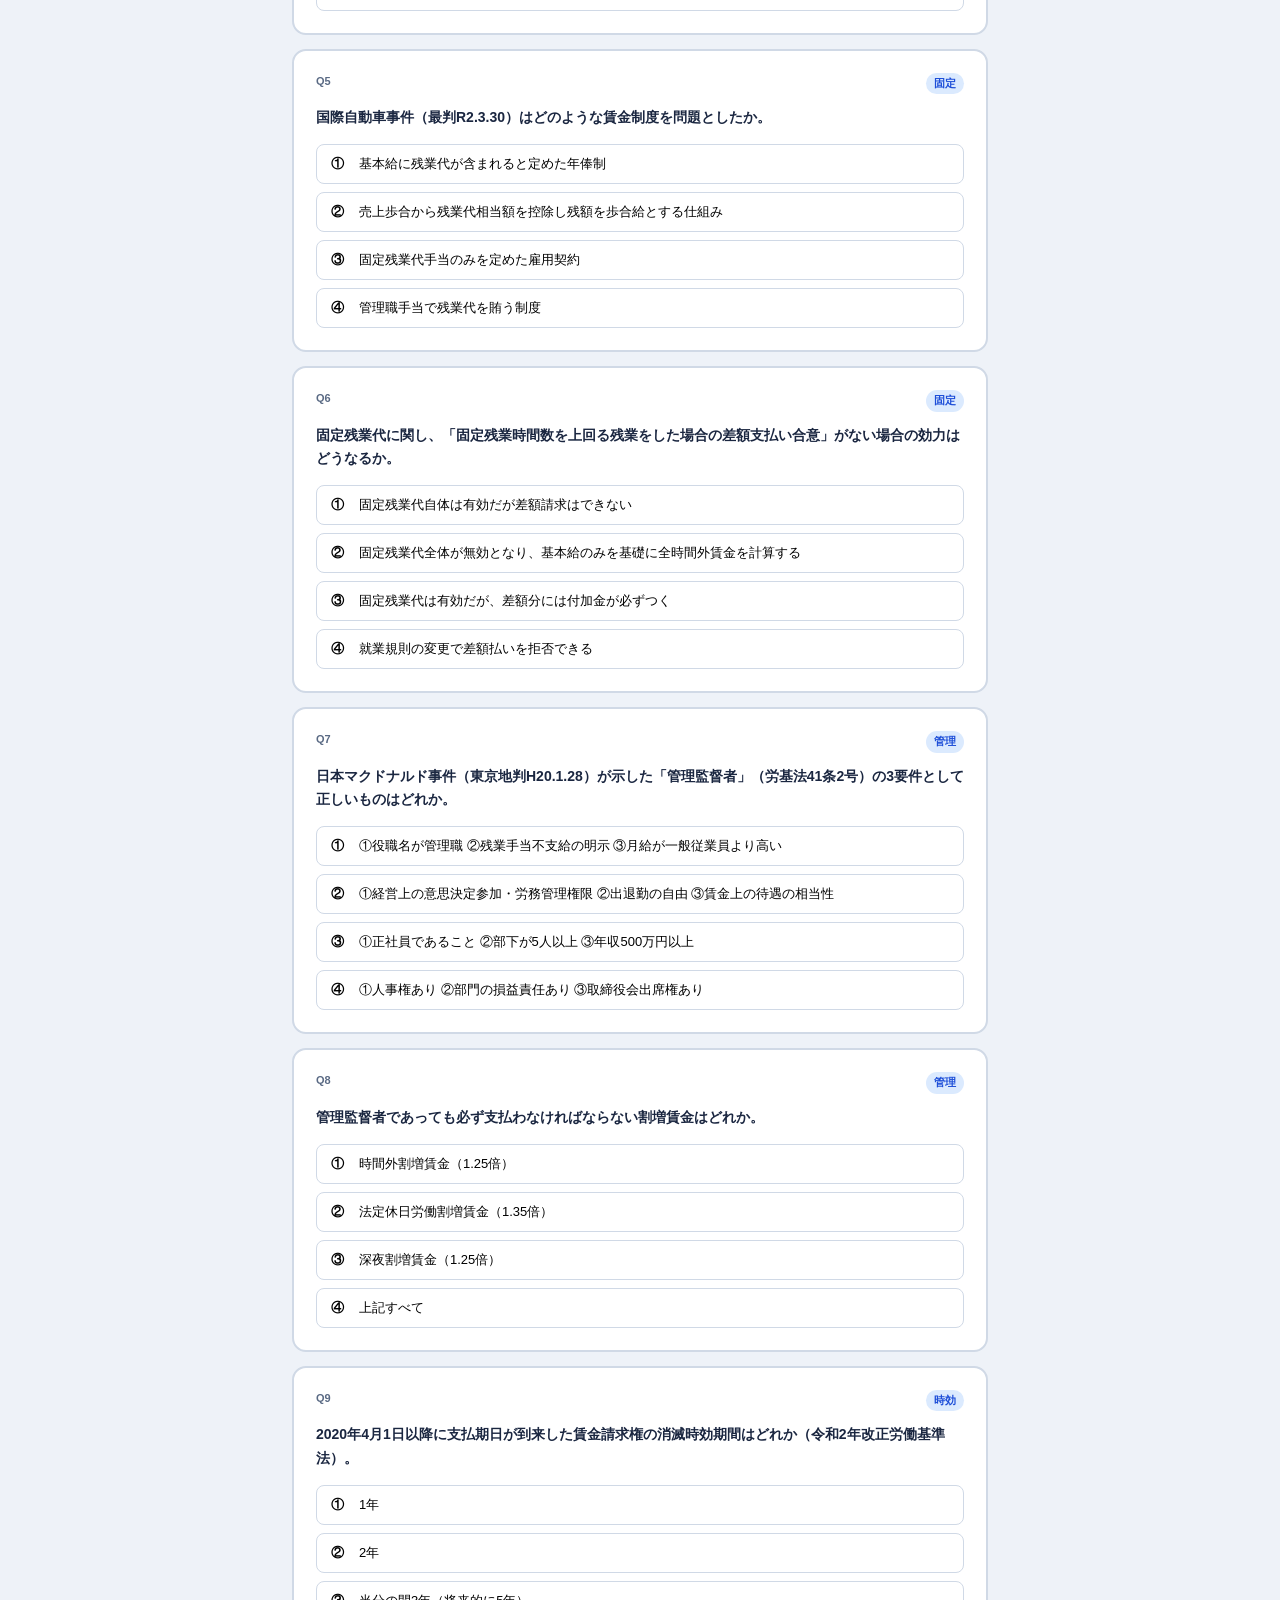
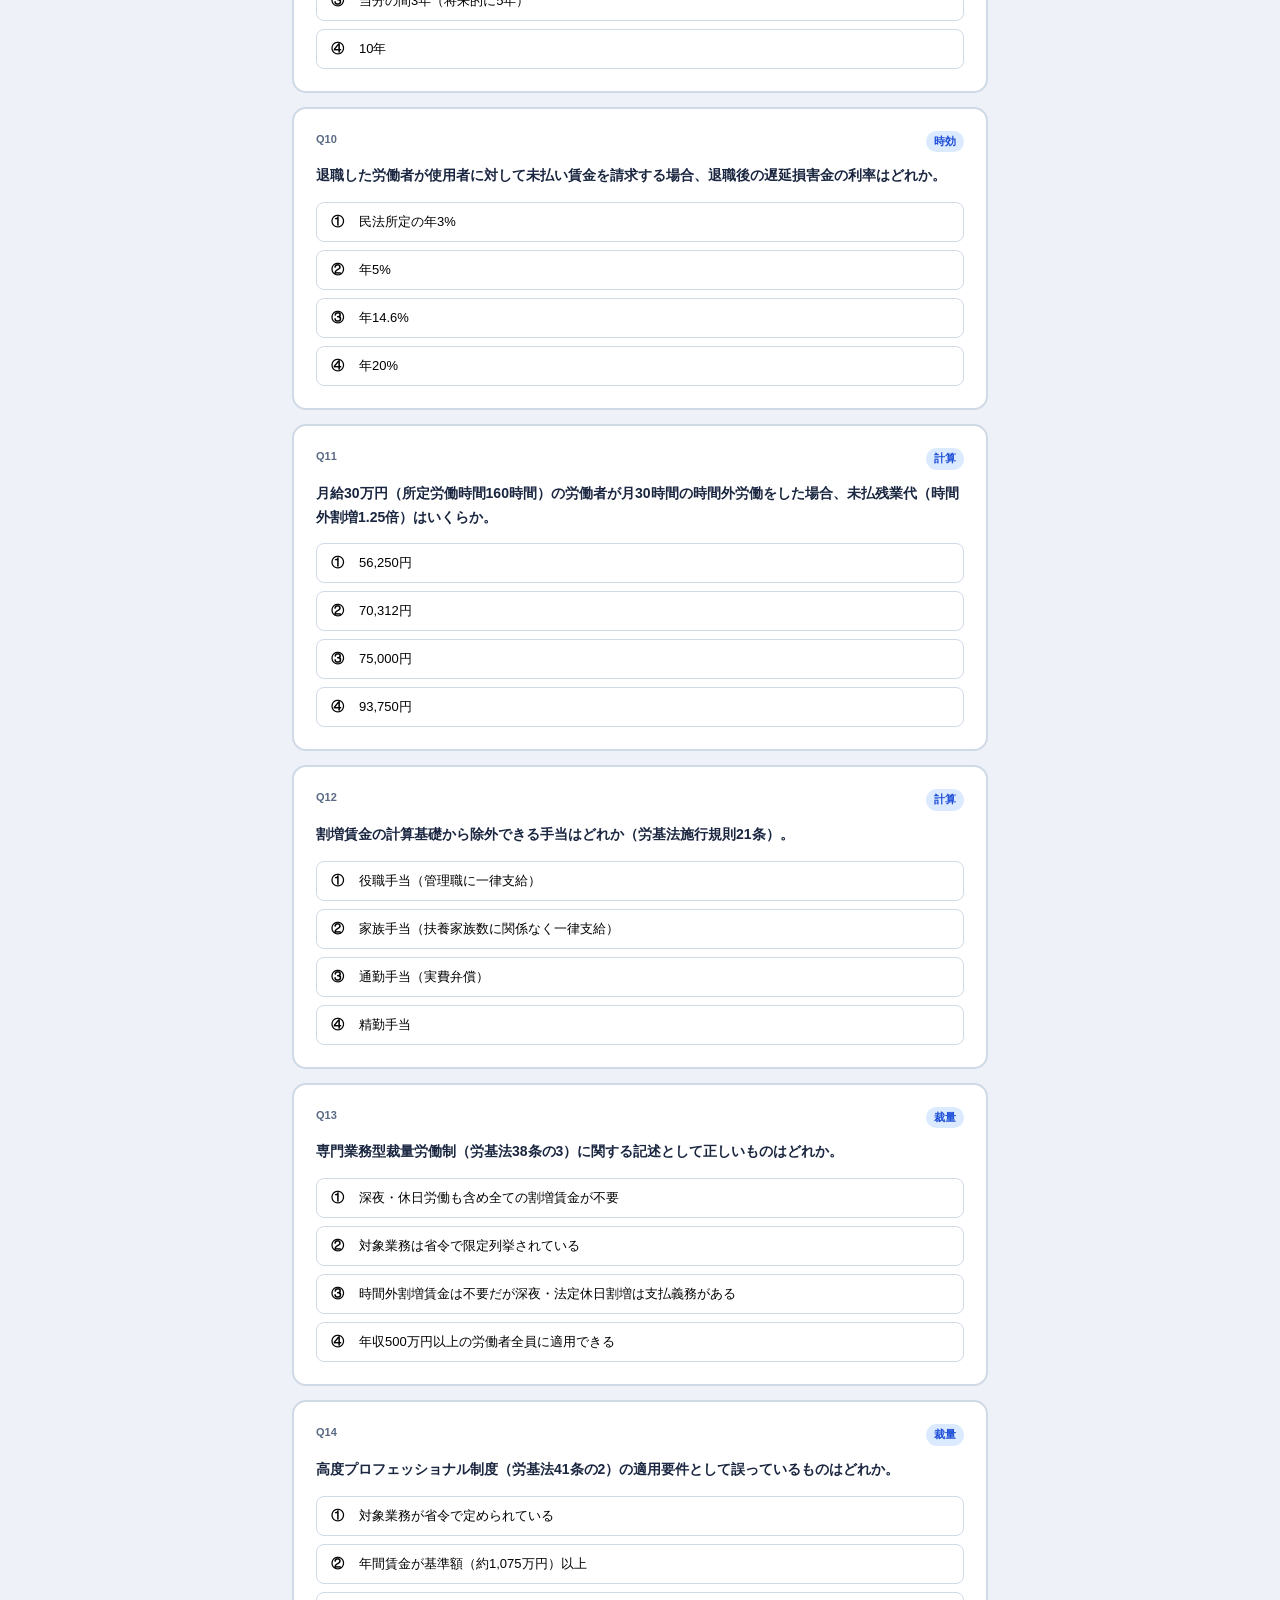
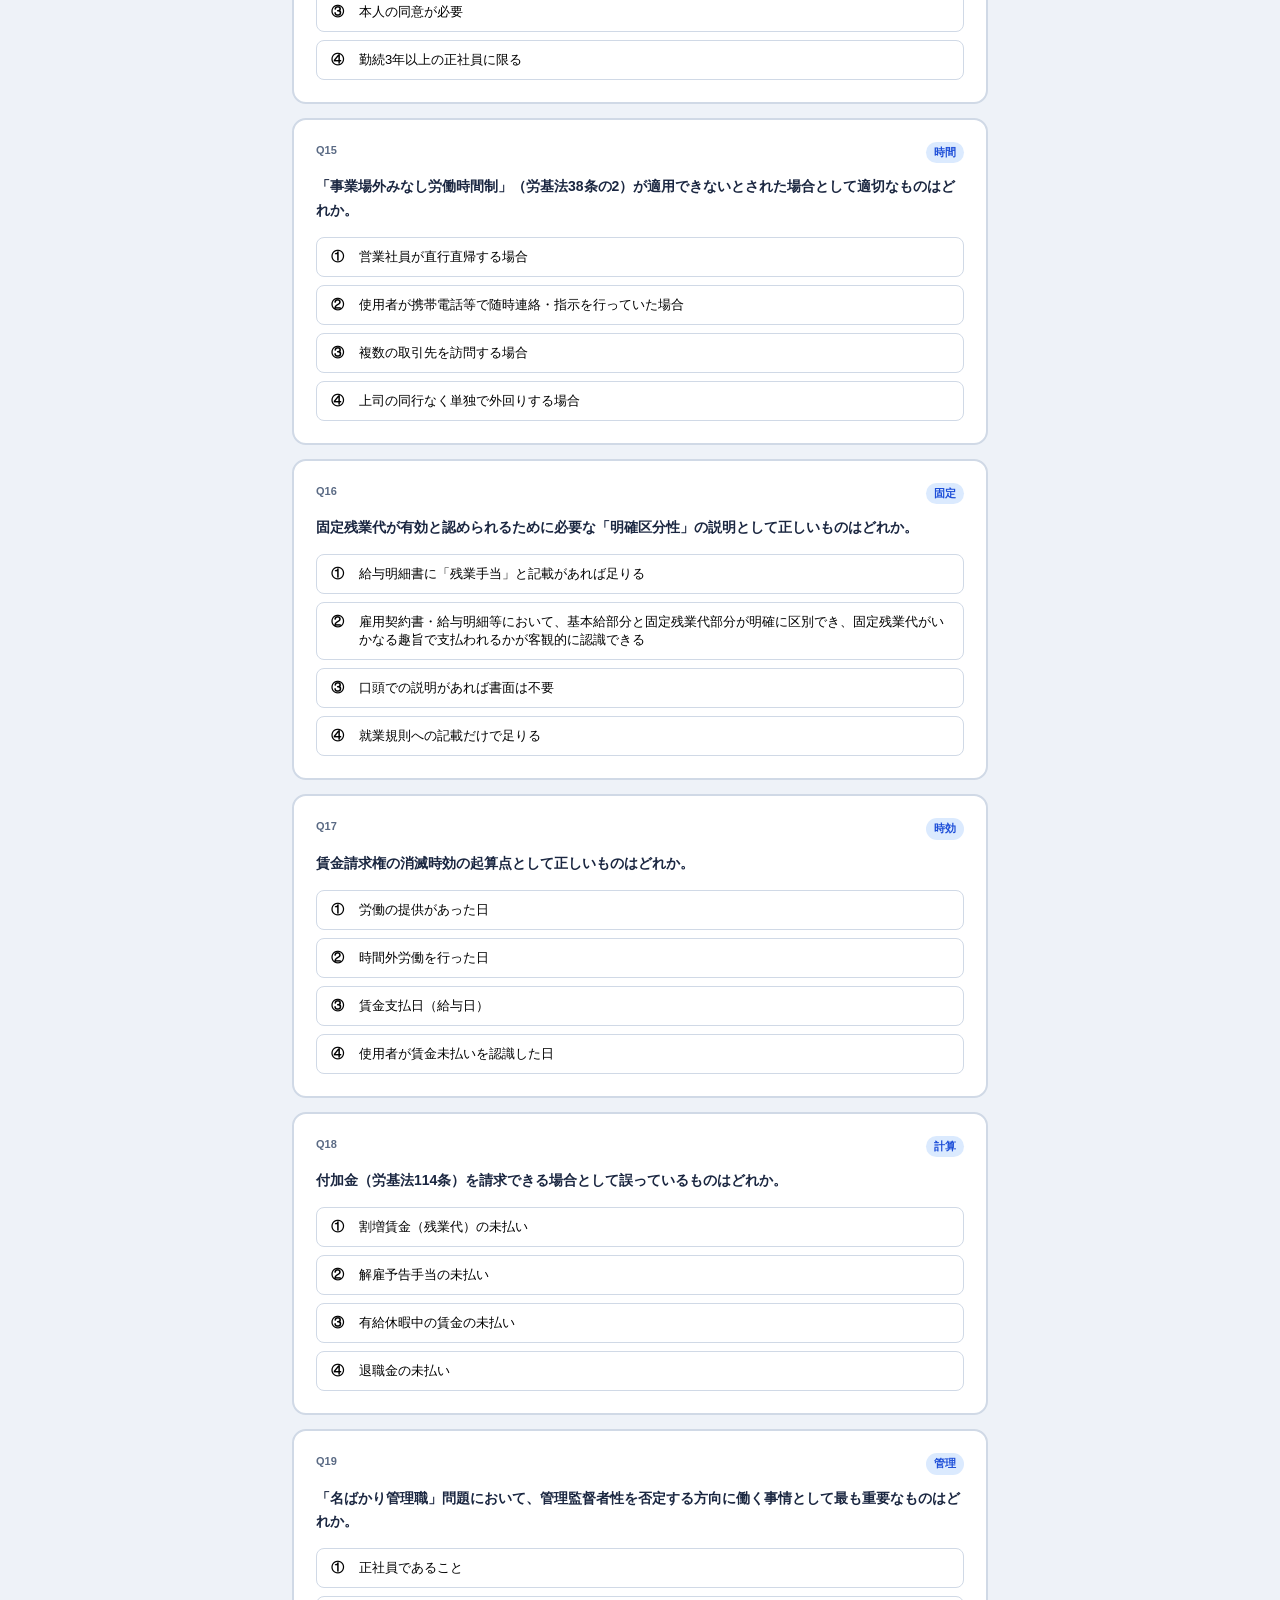
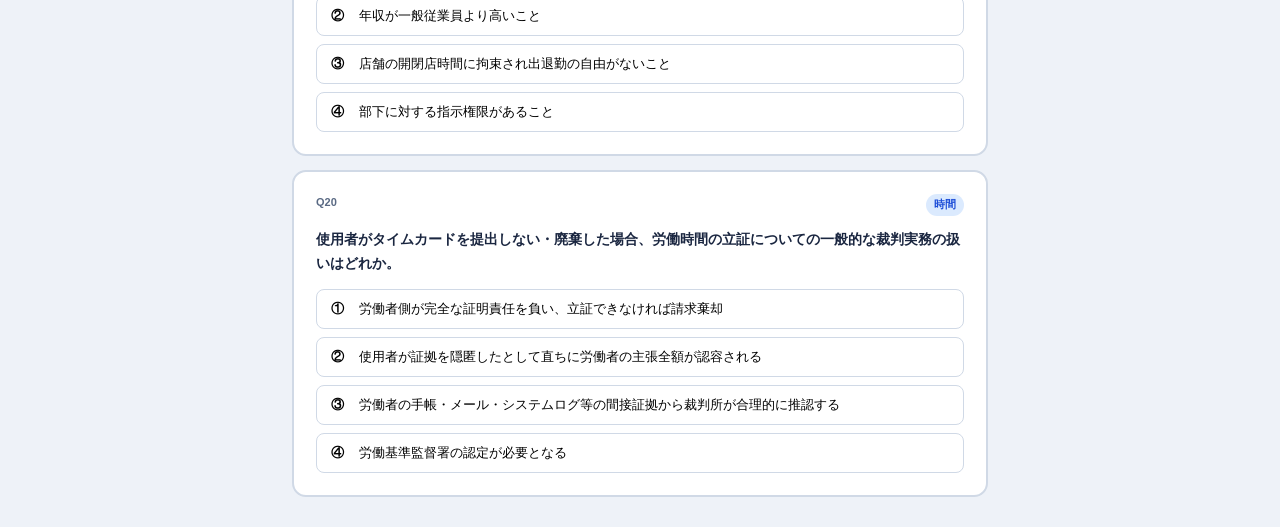
<file: roudou.html>
<!DOCTYPE html>
<html lang="ja">
<head>
  <meta charset="UTF-8">
  <meta name="viewport" content="width=device-width, initial-scale=1.0, maximum-scale=1.0">
  <title>労働法 一問一答・計算問題</title>
  <style>
    :root{--primary:#1A4F8A;--primary-hover:#133D6D;--primary-light:#EEF4FC;--success:#2E7D52;--success-light:#EEF7F1;--success-border:#7FC49A;--warning:#B07A3C;--warning-light:#FBF5EC;--danger:#B84040;--danger-light:#FEF2F2;--border:#D0D9E6;--bg:#EEF2F8;--card:#FAFCFF;--text:#1A2640;--text-muted:#5A6A84;--radius:10px;--shadow:0 1px 4px rgba(20,50,100,.10)}
    *,*::before,*::after{box-sizing:border-box;margin:0;padding:0}
    body{font-family:-apple-system,BlinkMacSystemFont,'Noto Sans JP','Hiragino Kaku Gothic ProN',sans-serif;background:var(--bg);color:var(--text);font-size:14px;line-height:1.6;min-height:100vh}
    .header{background:linear-gradient(135deg,#0D2B52,#1A4F8A);color:#fff;padding:18px 20px;text-align:center}
    .header h1{font-size:20px;font-weight:700}.header p{font-size:12px;opacity:.8;margin-top:3px}
    .tabs{display:flex;background:var(--card);border-bottom:2px solid var(--border);overflow-x:auto;position:sticky;top:0;z-index:10}
    .tab-btn{flex:1;min-width:80px;padding:12px 6px;border:none;background:none;cursor:pointer;font-size:13px;font-weight:600;color:var(--text-muted);border-bottom:3px solid transparent;margin-bottom:-2px;transition:all .2s;white-space:nowrap}
    .tab-btn.active{color:var(--primary);border-bottom-color:var(--primary);background:var(--primary-light)}
    .container{max-width:720px;margin:0 auto;padding:16px 12px}
    .panel{display:none}.panel.active{display:block}
    .card{background:var(--card);border-radius:var(--radius);border:1px solid var(--border);padding:18px;margin-bottom:14px;box-shadow:var(--shadow)}
    .card-title{font-size:15px;font-weight:700;margin-bottom:14px;display:flex;align-items:center;gap:8px;color:var(--text)}
    .badge{display:inline-flex;align-items:center;justify-content:center;font-size:11px;font-weight:700;padding:2px 8px;border-radius:20px;white-space:nowrap}
    .badge-blue{background:#dbeafe;color:#1d4ed8}
    .badge-green{background:#d1fae5;color:#065f46}
    .badge-red{background:#fee2e2;color:#991b1b}
    .badge-yellow{background:#fef3c7;color:#92400e}
    .badge-purple{background:#ede9fe;color:#5b21b6}
    .badge-gray{background:#f3f4f6;color:#374151}

    /* ===== Q&A Flash Card ===== */
    .qa-filter{display:flex;gap:8px;flex-wrap:wrap;margin-bottom:14px}
    .filter-btn{padding:6px 14px;border:1.5px solid var(--border);border-radius:20px;background:#fff;cursor:pointer;font-size:12px;font-weight:600;color:var(--text-muted);transition:all .2s}
    .filter-btn.active{background:var(--primary);border-color:var(--primary);color:#fff}
    .qa-progress{font-size:12px;color:var(--text-muted);margin-bottom:12px;display:flex;align-items:center;gap:10px}
    .progress-bar{flex:1;height:6px;background:#D0D9E6;border-radius:3px;overflow:hidden}
    .progress-fill{height:100%;background:var(--primary);border-radius:3px;transition:width .3s}
    .qa-card{background:#fff;border:2px solid var(--border);border-radius:14px;padding:22px;margin-bottom:14px;cursor:pointer;transition:all .2s;position:relative;min-height:140px}
    .qa-card:hover{border-color:var(--primary);box-shadow:0 2px 12px rgba(26,79,138,.12)}
    .qa-card.answered-correct{border-color:var(--success-border);background:var(--success-light)}
    .qa-card.answered-wrong{border-color:#fca5a5;background:var(--danger-light)}
    .qa-header{display:flex;align-items:flex-start;gap:10px;margin-bottom:12px}
    .qa-num{font-size:11px;font-weight:700;color:var(--text-muted);min-width:28px}
    .qa-category{margin-left:auto}
    .qa-question{font-size:14px;font-weight:600;line-height:1.7;color:var(--text);margin-bottom:14px}
    .qa-choices{display:flex;flex-direction:column;gap:8px}
    .choice-btn{padding:10px 14px;border:1.5px solid var(--border);border-radius:8px;background:#fff;cursor:pointer;font-size:13px;text-align:left;transition:all .2s;display:flex;align-items:flex-start;gap:8px}
    .choice-btn:hover:not(:disabled){background:var(--primary-light);border-color:var(--primary)}
    .choice-btn.correct{background:#d1fae5;border-color:#6ee7b7;color:#065f46;font-weight:600}
    .choice-btn.wrong{background:#fee2e2;border-color:#fca5a5;color:#991b1b}
    .choice-btn:disabled{cursor:default}
    .choice-mark{font-weight:700;min-width:20px}
    .qa-answer-box{margin-top:14px;padding:14px;background:#F0F6FF;border-radius:8px;border-left:4px solid var(--primary);font-size:13px;line-height:1.75;display:none}
    .qa-answer-box.show{display:block}
    .qa-answer-box .answer-title{font-weight:700;color:var(--primary);margin-bottom:6px;font-size:13px}
    .qa-answer-box .case-ref{font-size:12px;color:var(--text-muted);background:#E8F0FB;padding:5px 10px;border-radius:5px;margin-top:8px;display:inline-block}
    .qa-nav{display:flex;gap:10px;margin-top:4px}
    .btn-nav{flex:1;padding:11px;border:none;border-radius:var(--radius);font-size:14px;font-weight:700;cursor:pointer;transition:background .2s}
    .btn-primary{background:var(--primary);color:#fff}.btn-primary:hover{background:var(--primary-hover)}
    .btn-secondary{background:#E8EEF5;color:var(--text)}.btn-secondary:hover{background:#D0D9E6}
    .score-board{background:var(--primary-light);border:1px solid #A8C4E8;border-radius:var(--radius);padding:16px;margin-bottom:14px;display:flex;gap:20px;align-items:center;flex-wrap:wrap}
    .score-item{text-align:center;min-width:60px}
    .score-num{font-size:24px;font-weight:800;color:var(--primary)}
    .score-num.green{color:var(--success)}
    .score-num.red{color:var(--danger)}
    .score-label{font-size:11px;color:var(--text-muted);font-weight:600}
    .btn-reset{padding:8px 16px;border:1.5px solid var(--primary);border-radius:20px;background:#fff;color:var(--primary);cursor:pointer;font-size:12px;font-weight:700;margin-left:auto}

    /* ===== Calculation ===== */
    .calc-section{margin-bottom:20px}
    .calc-problem{background:#F0F4FA;border:1.5px solid #A8C4E8;border-radius:10px;padding:16px;margin-bottom:14px}
    .calc-problem-title{font-size:13px;font-weight:700;color:var(--primary);margin-bottom:10px;display:flex;align-items:center;gap:8px}
    .calc-problem-body{font-size:13px;line-height:1.8;margin-bottom:12px}
    .calc-problem-body strong{color:var(--primary)}
    .form-group{display:flex;flex-direction:column;gap:4px;margin-bottom:12px}
    .form-row{display:grid;grid-template-columns:1fr 1fr;gap:12px;margin-bottom:12px}
    @media(max-width:480px){.form-row{grid-template-columns:1fr}}
    label{font-size:12px;font-weight:600;color:var(--text-muted)}
    .input-wrap{display:flex;align-items:center;gap:6px}.input-wrap input,.input-wrap select{flex:1}
    .unit{font-size:13px;color:var(--text-muted);white-space:nowrap}
    input[type=number],input[type=text],select{width:100%;padding:8px 10px;border:1.5px solid var(--border);border-radius:7px;font-size:14px;color:var(--text);background:#fff;transition:border-color .2s;-webkit-appearance:none}
    input:focus,select:focus{outline:none;border-color:var(--primary);box-shadow:0 0 0 3px rgba(26,79,138,.12)}
    select{background-image:url("data:image/svg+xml,%3Csvg xmlns='http://www.w3.org/2000/svg' width='16' height='16' viewBox='0 0 24 24' fill='none' stroke='%235A6A84' stroke-width='2'%3E%3Cpath d='M6 9l6 6 6-6'/%3E%3C/svg%3E");background-repeat:no-repeat;background-position:right 8px center;padding-right:30px}
    .btn-calc{width:100%;padding:13px;background:var(--primary);color:#fff;border:none;border-radius:var(--radius);font-size:15px;font-weight:700;cursor:pointer;transition:background .2s;margin-top:4px}
    .btn-calc:hover{background:var(--primary-hover)}
    .result-box{background:var(--success-light);border:1.5px solid var(--success-border);border-radius:var(--radius);padding:20px;margin-bottom:14px;display:none}
    .result-box.show{display:block}
    .result-box.warning{background:var(--warning-light);border-color:#F0C070}
    .result-label{font-size:13px;font-weight:600;color:var(--success);margin-bottom:2px}
    .result-box.warning .result-label{color:var(--warning)}
    .result-amount{font-size:32px;font-weight:800;color:var(--success);line-height:1.1}
    .result-box.warning .result-amount{color:var(--warning)}
    .result-sub{font-size:13px;color:#1E5E38;margin-top:6px}
    .breakdown{background:#F0F4FA;border-radius:8px;border:1px solid var(--border);padding:14px;margin-bottom:14px;display:none}
    .breakdown.show{display:block}
    .breakdown-title{font-size:12px;font-weight:700;color:var(--text-muted);margin-bottom:10px;text-transform:uppercase;letter-spacing:.05em}
    .bk-row{display:flex;justify-content:space-between;align-items:flex-start;padding:6px 0;border-bottom:1px dashed var(--border);gap:8px;font-size:13px}
    .bk-row:last-child{border-bottom:none}
    .bk-key{color:var(--text-muted);flex:1}.bk-val{font-weight:700;white-space:nowrap;color:var(--text)}
    .bk-formula{font-size:11.5px;color:var(--text-muted);background:#E8EEF5;padding:6px 10px;border-radius:5px;font-family:'Courier New',monospace;margin:4px 0 6px;line-height:1.8;word-break:break-all}
    .point-box{background:#FFF8E8;border:1px solid #F0C070;border-radius:8px;padding:12px;margin-top:10px;font-size:12px;line-height:1.75;color:#6B4A10}
    .point-box strong{color:#B07A3C}
    .err-msg{background:var(--danger-light);border:1px solid #fca5a5;border-radius:8px;padding:10px 14px;color:var(--danger);font-size:13px;margin-bottom:12px;display:none}
    .err-msg.show{display:block}

    /* ===== Case Law ===== */
    .case-card{background:#fff;border:1.5px solid var(--border);border-radius:12px;padding:16px;margin-bottom:12px;cursor:pointer;transition:all .2s}
    .case-card:hover{border-color:var(--primary);box-shadow:0 2px 8px rgba(26,79,138,.1)}
    .case-header{display:flex;align-items:flex-start;gap:10px;margin-bottom:8px}
    .case-title{font-size:14px;font-weight:700;flex:1;line-height:1.5}
    .case-meta{font-size:11px;color:var(--text-muted);margin-bottom:8px}
    .case-summary{font-size:13px;line-height:1.7;color:var(--text-muted)}
    .case-detail{margin-top:12px;padding-top:12px;border-top:1px dashed var(--border);display:none}
    .case-detail.open{display:block}
    .case-detail-section{margin-bottom:10px}
    .case-detail-section h4{font-size:12px;font-weight:700;color:var(--primary);margin-bottom:5px;text-transform:uppercase;letter-spacing:.05em}
    .case-detail-section p{font-size:13px;line-height:1.75}
    .case-holding{background:#F0F6FF;border-left:4px solid var(--primary);padding:10px 12px;border-radius:0 8px 8px 0;font-size:13px;line-height:1.75;margin-top:6px}
    .case-filter-bar{display:flex;gap:8px;flex-wrap:wrap;margin-bottom:14px}

    /* ===== Statute Reference ===== */
    .statute-card{background:#fff;border:1.5px solid var(--border);border-radius:10px;margin-bottom:10px;overflow:hidden}
    .statute-header{padding:14px 16px;display:flex;align-items:center;gap:10px;cursor:pointer;transition:background .2s}
    .statute-header:hover{background:var(--primary-light)}
    .statute-header.open{background:var(--primary-light)}
    .statute-num{font-size:12px;font-weight:700;color:var(--primary);min-width:60px}
    .statute-title{font-size:14px;font-weight:700;flex:1}
    .statute-toggle{font-size:18px;color:var(--text-muted);transition:transform .2s;margin-left:auto}
    .statute-header.open .statute-toggle{transform:rotate(180deg)}
    .statute-body{padding:0 16px;max-height:0;overflow:hidden;transition:max-height .3s,padding .3s}
    .statute-body.open{max-height:2000px;padding:14px 16px}
    .statute-text{font-size:13px;line-height:1.85;color:var(--text)}
    .statute-note{font-size:12px;color:#1A4F8A;background:#EEF4FC;border-radius:6px;padding:8px 12px;margin-top:10px;border-left:3px solid var(--primary)}

    /* Modal */
    .modal-overlay{position:fixed;top:0;left:0;right:0;bottom:0;background:rgba(0,0,0,.5);z-index:100;display:none;align-items:flex-start;justify-content:center;padding:20px;overflow-y:auto}
    .modal-overlay.open{display:flex}
    .modal-box{background:var(--card);border-radius:14px;padding:22px;max-width:520px;width:100%;margin:auto;position:relative;border:1px solid var(--border)}
    .modal-close{position:absolute;top:12px;right:12px;background:none;border:none;cursor:pointer;font-size:20px;color:var(--text-muted);padding:4px}
    .modal-title{font-size:16px;font-weight:700;margin-bottom:14px;padding-right:30px;color:var(--primary)}
    .modal-body{font-size:13px;line-height:1.8}
    .modal-body p{margin-bottom:8px}
    .modal-body ul,.modal-body ol{padding-left:18px;margin-bottom:8px}
    .modal-body li{margin-bottom:5px}
    .note{font-size:12px;color:#6B4A10;background:#FBF5EC;border:1px solid #F0C070;border-radius:7px;padding:8px 12px;margin-top:10px;display:flex;gap:6px}
  </style>
</head>
<body>

<div class="header">
  <h1>労働法 一問一答・計算問題</h1>
  <p>残業代請求・バックペイ請求 実務知識トレーニング</p>
</div>

<div class="tabs">
  <button class="tab-btn active" onclick="switchTab('qa')">一問一答</button>
  <button class="tab-btn" onclick="switchTab('calc')">計算問題</button>
  <button class="tab-btn" onclick="switchTab('cases')">重要判例</button>
  <button class="tab-btn" onclick="switchTab('statute')">条文まとめ</button>
</div>

<!-- ===================== TAB 1: Q&A ===================== -->
<div id="tab-qa" class="panel active">
<div class="container">

  <div class="score-board">
    <div class="score-item">
      <div class="score-num" id="sc-total">0</div>
      <div class="score-label">回答済</div>
    </div>
    <div class="score-item">
      <div class="score-num green" id="sc-correct">0</div>
      <div class="score-label">正解</div>
    </div>
    <div class="score-item">
      <div class="score-num red" id="sc-wrong">0</div>
      <div class="score-label">不正解</div>
    </div>
    <div class="score-item">
      <div class="score-num" id="sc-rate">―</div>
      <div class="score-label">正答率</div>
    </div>
    <button class="btn-reset" onclick="resetScore()">リセット</button>
  </div>

  <div class="qa-filter">
    <button class="filter-btn active" data-cat="all" onclick="filterQA(this,'all')">すべて</button>
    <button class="filter-btn" data-cat="時間" onclick="filterQA(this,'時間')">労働時間</button>
    <button class="filter-btn" data-cat="固定" onclick="filterQA(this,'固定')">固定残業代</button>
    <button class="filter-btn" data-cat="管理" onclick="filterQA(this,'管理')">管理監督者</button>
    <button class="filter-btn" data-cat="時効" onclick="filterQA(this,'時効')">消滅時効</button>
    <button class="filter-btn" data-cat="計算" onclick="filterQA(this,'計算')">計算・条文</button>
    <button class="filter-btn" data-cat="裁量" onclick="filterQA(this,'裁量')">裁量労働</button>
  </div>

  <div class="qa-progress">
    <span id="qa-prog-text">0 / 0</span>
    <div class="progress-bar"><div class="progress-fill" id="qa-prog-fill" style="width:0%"></div></div>
  </div>

  <div id="qa-container"></div>

</div>
</div>

<!-- ===================== TAB 2: CALC ===================== -->
<div id="tab-calc" class="panel">
<div class="container">

  <!-- Problem selector -->
  <div class="card">
    <div class="card-title">計算問題を選択</div>
    <div class="qa-filter" style="margin-bottom:0">
      <button class="filter-btn active" data-prob="basic" onclick="selectProb(this,'basic')">基本計算</button>
      <button class="filter-btn" data-prob="fixed" onclick="selectProb(this,'fixed')">固定残業代</button>
      <button class="filter-btn" data-prob="commission" onclick="selectProb(this,'commission')">歩合給</button>
      <button class="filter-btn" data-prob="sokosei" onclick="selectProb(this,'sokosei')">請求可能額</button>
    </div>
  </div>

  <!-- BASIC -->
  <div id="prob-basic" class="calc-section">
    <div class="calc-problem">
      <div class="calc-problem-title">問題：基本的な残業代計算</div>
      <div class="calc-problem-body">
        月給制の労働者について、所定労働時間・実際の残業時間等を入力し、<strong>未払い残業代</strong>を計算してください。<br>
        割増賃金率：時間外<strong>1.25倍</strong>、深夜（22〜5時）<strong>+0.25倍</strong>、休日<strong>1.35倍</strong>（法定休日）
      </div>
    </div>
    <div class="card">
      <div class="form-row">
        <div class="form-group">
          <label>月給（基本給＋諸手当）</label>
          <div class="input-wrap"><input type="number" id="b-salary" placeholder="300000"><span class="unit">円</span></div>
        </div>
        <div class="form-group">
          <label>1ヶ月の所定労働時間</label>
          <div class="input-wrap"><input type="number" id="b-fixed-hours" placeholder="160"><span class="unit">時間</span></div>
        </div>
      </div>
      <div class="form-row">
        <div class="form-group">
          <label>時間外労働（月）</label>
          <div class="input-wrap"><input type="number" id="b-ot" placeholder="30"><span class="unit">時間</span></div>
        </div>
        <div class="form-group">
          <label>うち深夜時間外（22〜5時）</label>
          <div class="input-wrap"><input type="number" id="b-night" placeholder="5"><span class="unit">時間</span></div>
        </div>
      </div>
      <div class="form-row">
        <div class="form-group">
          <label>法定休日労働</label>
          <div class="input-wrap"><input type="number" id="b-holiday" placeholder="8"><span class="unit">時間</span></div>
        </div>
        <div class="form-group">
          <label>うち深夜（休日×深夜）</label>
          <div class="input-wrap"><input type="number" id="b-holiday-night" placeholder="0"><span class="unit">時間</span></div>
        </div>
      </div>
      <div class="form-group">
        <label>月60時間超の時間外（中小企業は任意）</label>
        <div class="input-wrap"><input type="number" id="b-over60" placeholder="0" value="0"><span class="unit">時間（60h超の分のみ）</span></div>
      </div>
      <div class="err-msg" id="b-err"></div>
      <button class="btn-calc" onclick="calcBasic()">計算する</button>
    </div>
    <div class="result-box" id="b-result">
      <div class="result-label">1ヶ月の未払い残業代</div>
      <div class="result-amount" id="b-result-amt"></div>
      <div class="result-sub" id="b-result-sub"></div>
    </div>
    <div class="breakdown" id="b-breakdown">
      <div class="breakdown-title">計算内訳</div>
      <div id="b-breakdown-body"></div>
      <div class="point-box">
        <strong>実務ポイント：</strong>「所定内賃金÷所定労働時間」が<strong>1時間当たりの基礎賃金</strong>となります。月給制の場合、割増賃金の計算に含めてはいけない手当（家族手当・通勤手当・住宅手当など）がある点に注意（労基法施行規則21条）。
      </div>
    </div>
  </div>

  <!-- FIXED OT -->
  <div id="prob-fixed" class="calc-section" style="display:none">
    <div class="calc-problem">
      <div class="calc-problem-title">問題：固定残業代（みなし残業）の有効性チェック＋差額計算</div>
      <div class="calc-problem-body">
        雇用契約書に「固定残業代」が定められている場合、<strong>有効要件を満たすか</strong>チェックし、実際の残業が固定時間を超えた場合の<strong>差額</strong>を計算します。<br>
        ※テックジャパン事件（最判H24.3.8）・国際自動車事件（最判R2.3.30）の判断基準を適用
      </div>
    </div>
    <div class="card">
      <div class="form-group">
        <label>月給総額</label>
        <div class="input-wrap"><input type="number" id="f-salary" placeholder="350000"><span class="unit">円</span></div>
      </div>
      <div class="form-row">
        <div class="form-group">
          <label>うち固定残業代として明示された金額</label>
          <div class="input-wrap"><input type="number" id="f-fixed-pay" placeholder="50000"><span class="unit">円</span></div>
        </div>
        <div class="form-group">
          <label>固定残業代に対応する残業時間数</label>
          <div class="input-wrap"><input type="number" id="f-fixed-hours" placeholder="30"><span class="unit">時間</span></div>
        </div>
      </div>
      <div class="form-row">
        <div class="form-group">
          <label>所定労働時間（月）</label>
          <div class="input-wrap"><input type="number" id="f-base-hours" placeholder="160"><span class="unit">時間</span></div>
        </div>
        <div class="form-group">
          <label>実際の時間外労働</label>
          <div class="input-wrap"><input type="number" id="f-actual-ot" placeholder="45"><span class="unit">時間</span></div>
        </div>
      </div>
      <div class="form-group">
        <label>雇用契約書・給与明細に固定残業代が明記されているか</label>
        <select id="f-clear">
          <option value="yes">はい（基本給と残業代が明確に区分されている）</option>
          <option value="no">いいえ（総額のみで内訳が不明）</option>
          <option value="partial">不明確（手当名はあるが計算根拠なし）</option>
        </select>
      </div>
      <div class="err-msg" id="f-err"></div>
      <button class="btn-calc" onclick="calcFixed()">有効性チェック＋差額計算</button>
    </div>
    <div class="result-box" id="f-result">
      <div class="result-label" id="f-result-label"></div>
      <div class="result-amount" id="f-result-amt"></div>
      <div class="result-sub" id="f-result-sub"></div>
    </div>
    <div class="breakdown" id="f-breakdown">
      <div class="breakdown-title">判定・計算内訳</div>
      <div id="f-breakdown-body"></div>
    </div>
  </div>

  <!-- COMMISSION -->
  <div id="prob-commission" class="calc-section" style="display:none">
    <div class="calc-problem">
      <div class="calc-problem-title">問題：歩合給の割増賃金計算</div>
      <div class="calc-problem-body">
        歩合給（出来高払）がある場合、<strong>歩合部分の割増賃金は0.25倍のみ</strong>（通常賃金部分は歩合給に含まれるため）で計算します。<br>
        ※熊本総合運輸事件（最判R5.3.10）：歩合給から残業代を控除する仕組みは違法
      </div>
    </div>
    <div class="card">
      <div class="form-row">
        <div class="form-group">
          <label>固定給（月）</label>
          <div class="input-wrap"><input type="number" id="c-fixed" placeholder="150000"><span class="unit">円</span></div>
        </div>
        <div class="form-group">
          <label>歩合給（月）</label>
          <div class="input-wrap"><input type="number" id="c-commission" placeholder="120000"><span class="unit">円</span></div>
        </div>
      </div>
      <div class="form-row">
        <div class="form-group">
          <label>所定労働時間（月）</label>
          <div class="input-wrap"><input type="number" id="c-base-h" placeholder="160"><span class="unit">時間</span></div>
        </div>
        <div class="form-group">
          <label>時間外労働</label>
          <div class="input-wrap"><input type="number" id="c-ot" placeholder="40"><span class="unit">時間</span></div>
        </div>
      </div>
      <div class="form-row">
        <div class="form-group">
          <label>深夜時間外（22〜5時）</label>
          <div class="input-wrap"><input type="number" id="c-night" placeholder="0"><span class="unit">時間</span></div>
        </div>
        <div class="form-group">
          <label>総労働時間（所定＋残業）</label>
          <div class="input-wrap"><input type="number" id="c-total-h" placeholder="200"><span class="unit">時間</span></div>
        </div>
      </div>
      <div class="err-msg" id="c-err"></div>
      <button class="btn-calc" onclick="calcCommission()">計算する</button>
    </div>
    <div class="result-box" id="c-result">
      <div class="result-label">1ヶ月の未払い割増賃金</div>
      <div class="result-amount" id="c-result-amt"></div>
      <div class="result-sub" id="c-result-sub"></div>
    </div>
    <div class="breakdown" id="c-breakdown">
      <div class="breakdown-title">計算内訳</div>
      <div id="c-breakdown-body"></div>
      <div class="point-box">
        <strong>実務ポイント：</strong>歩合給は「その計算期間の総労働時間数」で除した額が1時間当たりの歩合給単価。この単価×0.25×残業時間が追加払い割増賃金。熊本総合運輸事件では「歩合給から残業相当額を控除し、残額を歩合給とする」仕組みを違法と断じた。
      </div>
    </div>
  </div>

  <!-- REQUEST AMOUNT -->
  <div id="prob-sokosei" class="calc-section" style="display:none">
    <div class="calc-problem">
      <div class="calc-problem-title">問題：消滅時効を考慮した請求可能額試算</div>
      <div class="calc-problem-body">
        労働基準法115条の改正により、<strong>2020年4月1日以降に支払期日が到来した賃金は当分の間3年（将来的に5年）</strong>の時効。それ以前は2年。<br>
        退職後の遅延損害金：年<strong>14.6%</strong>（賃金支払確保法6条）
      </div>
    </div>
    <div class="card">
      <div class="form-row">
        <div class="form-group">
          <label>月次未払残業代（平均）</label>
          <div class="input-wrap"><input type="number" id="s-monthly" placeholder="50000"><span class="unit">円</span></div>
        </div>
        <div class="form-group">
          <label>未払い継続月数（合計）</label>
          <div class="input-wrap"><input type="number" id="s-months" placeholder="36"><span class="unit">ヶ月</span></div>
        </div>
      </div>
      <div class="form-row">
        <div class="form-group">
          <label>最初の未払い発生月</label>
          <input type="month" id="s-start" value="2022-01">
        </div>
        <div class="form-group">
          <label>請求日（本日）</label>
          <input type="month" id="s-today" value="2025-05">
        </div>
      </div>
      <div class="form-group">
        <label>退職日</label>
        <input type="month" id="s-retire" placeholder="退職済の場合">
      </div>
      <div class="err-msg" id="s-err"></div>
      <button class="btn-calc" onclick="calcSokosei()">請求可能額を試算</button>
    </div>
    <div class="result-box" id="s-result">
      <div class="result-label">時効考慮後の請求可能元本</div>
      <div class="result-amount" id="s-result-amt"></div>
      <div class="result-sub" id="s-result-sub"></div>
    </div>
    <div class="breakdown" id="s-breakdown">
      <div class="breakdown-title">内訳</div>
      <div id="s-breakdown-body"></div>
    </div>
  </div>

</div>
</div>

<!-- ===================== TAB 3: CASES ===================== -->
<div id="tab-cases" class="panel">
<div class="container">

  <div class="case-filter-bar">
    <button class="filter-btn active" data-ccat="all" onclick="filterCases(this,'all')">すべて</button>
    <button class="filter-btn" data-ccat="時間" onclick="filterCases(this,'時間')">労働時間</button>
    <button class="filter-btn" data-ccat="固定" onclick="filterCases(this,'固定')">固定残業代</button>
    <button class="filter-btn" data-ccat="管理" onclick="filterCases(this,'管理')">管理監督者</button>
    <button class="filter-btn" data-ccat="時効" onclick="filterCases(this,'時効')">時効・手続</button>
    <button class="filter-btn" data-ccat="裁量" onclick="filterCases(this,'裁量')">裁量労働</button>
  </div>

  <div id="cases-container"></div>

</div>
</div>

<!-- ===================== TAB 4: STATUTE ===================== -->
<div id="tab-statute" class="panel">
<div class="container">

  <div class="card" style="margin-bottom:16px">
    <div class="card-title">主要条文まとめ</div>
    <p style="font-size:13px;color:var(--text-muted)">残業代請求・バックペイに関連する条文の要点を整理しています。</p>
  </div>

  <div id="statute-container"></div>

</div>
</div>

<!-- Modal -->
<div class="modal-overlay" id="modal" onclick="closeModal(event)">
  <div class="modal-box">
    <button class="modal-close" onclick="document.getElementById('modal').classList.remove('open')">✕</button>
    <div class="modal-title" id="modal-title"></div>
    <div class="modal-body" id="modal-body"></div>
  </div>
</div>

<script>
// ===================== DATA =====================

const QA_DATA = [
  {
    id:1, cat:'時間',
    q:'三菱重工長崎造船所事件（最判H12.3.9）が示した「労働時間」の定義として正しいものはどれか。',
    choices:['労使協定で合意した時間','労働者が現実に作業を行っている時間のみ','使用者の指揮命令下に置かれている時間','就業規則に定められた所定労働時間'],
    answer:2,
    explanation:'最高裁は「労働時間とは、労働者が使用者の指揮命令下に置かれている時間」と定義し、客観的に判断されると示した。準備行為・後片付け・着替え等も使用者が義務付けた場合は労働時間に含まれる。',
    caseRef:'三菱重工長崎造船所事件 最一小判平成12年3月9日'
  },
  {
    id:2, cat:'時間',
    q:'労働者が仮眠中であっても「労働時間」と認められる場合はどれか。',
    choices:['仮眠室が職場内にある場合は常に労働時間','労使協定で仮眠を労働時間と定めた場合のみ','実作業に従事していないが突発的業務に即応する義務がある場合','使用者から仮眠を命じられた場合のみ'],
    answer:2,
    explanation:'大星ビル管理事件（最一小判H14.2.28）は、仮眠中であっても使用者の指揮命令下から完全に解放されておらず、突発的業務への即応義務がある場合は全体が労働時間にあたると判示した。',
    caseRef:'大星ビル管理事件 最一小判平成14年2月28日'
  },
  {
    id:3, cat:'時間',
    q:'使用者が「自分は残業を命じていない」と主張する場合、黙示の時間外労働が認められる要件として判例上最も重要なものはどれか。',
    choices:['労働者が自発的に残業した場合も全て認められる','使用者が時間外労働の事実を知り得た、または知りながら放置した場合','タイムカードに記録がある場合のみ','36協定の締結がある場合のみ'],
    answer:1,
    explanation:'使用者が時間外労働を知りながら明示的に禁止しなかった場合、黙示の残業命令があったと認められる（日本化薬事件等）。使用者が「知り得た」状況（業務量が多い、管理者が確認できた等）があれば黙示の指示が認定される。',
    caseRef:'日本化薬事件ほか複数下級審判決'
  },
  {
    id:4, cat:'固定',
    q:'テックジャパン事件（最判H24.3.8）で最高裁が示した固定残業代の有効要件として誤っているものはどれか。',
    choices:['基本給部分と残業代部分が明確に区分されている','固定残業代の対価性（割増賃金として支払われる趣旨）が明確','固定残業時間を超えた場合の差額支払い合意がある','固定残業代の金額が月給の50%以下である'],
    answer:3,
    explanation:'テックジャパン事件で要求される要件は①明瞭区分性②対価性③差額支払いの合意であり、「月給の50%以下」という比率要件は判例上の要件ではない（ただし実務上は高比率は無効リスクが高まる）。',
    caseRef:'テックジャパン事件 最三小判平成24年3月8日'
  },
  {
    id:5, cat:'固定',
    q:'国際自動車事件（最判R2.3.30）はどのような賃金制度を問題としたか。',
    choices:['基本給に残業代が含まれると定めた年俸制','売上歩合から残業代相当額を控除し残額を歩合給とする仕組み','固定残業代手当のみを定めた雇用契約','管理職手当で残業代を賄う制度'],
    answer:1,
    explanation:'国際自動車事件では「歩合給から残業代相当額を控除し、残額を歩合給とする」という仕組みが問題となった。最高裁は、この方式では割増賃金部分を明確に区別できず労基法37条違反と判示した。',
    caseRef:'国際自動車事件 最一小判令和2年3月30日'
  },
  {
    id:6, cat:'固定',
    q:'固定残業代に関し、「固定残業時間数を上回る残業をした場合の差額支払い合意」がない場合の効力はどうなるか。',
    choices:['固定残業代自体は有効だが差額請求はできない','固定残業代全体が無効となり、基本給のみを基礎に全時間外賃金を計算する','固定残業代は有効だが、差額分には付加金が必ずつく','就業規則の変更で差額払いを拒否できる'],
    answer:1,
    explanation:'差額支払い合意がなければ固定残業代全体が無効（実質的に基本給に含まれる）と認定され、月給全額を基礎賃金として全時間外労働の割増賃金が算出される。これにより請求額が大幅に増加するケースがある。',
    caseRef:'医療法人康心会事件 最二小判平成29年7月7日'
  },
  {
    id:7, cat:'管理',
    q:'日本マクドナルド事件（東京地判H20.1.28）が示した「管理監督者」（労基法41条2号）の3要件として正しいものはどれか。',
    choices:['①役職名が管理職 ②残業手当不支給の明示 ③月給が一般従業員より高い','①経営上の意思決定参加・労務管理権限 ②出退勤の自由 ③賃金上の待遇の相当性','①正社員であること ②部下が5人以上 ③年収500万円以上','①人事権あり ②部門の損益責任あり ③取締役会出席権あり'],
    answer:1,
    explanation:'マクドナルド事件では①経営上の意思決定への参画または実質的な労務管理権限②出退勤の自由（労働時間規制になじまない）③賃金等の処遇が管理監督者にふさわしいこと、の3要件で判断した。「名ばかり管理職」はこれを満たさない。',
    caseRef:'日本マクドナルド事件 東京地判平成20年1月28日'
  },
  {
    id:8, cat:'管理',
    q:'管理監督者であっても必ず支払わなければならない割増賃金はどれか。',
    choices:['時間外割増賃金（1.25倍）','法定休日労働割増賃金（1.35倍）','深夜割増賃金（1.25倍）','上記すべて'],
    answer:2,
    explanation:'管理監督者は「労働時間・休憩・休日」規制の適用除外（労基法41条2号）だが、深夜業（22時〜5時）の規制は適用される。したがって深夜割増賃金（0.25倍割増）は管理監督者にも支払義務がある（労基法37条4項）。',
    caseRef:'労基法41条2号・37条4項'
  },
  {
    id:9, cat:'時効',
    q:'2020年4月1日以降に支払期日が到来した賃金請求権の消滅時効期間はどれか（令和2年改正労働基準法）。',
    choices:['1年','2年','当分の間3年（将来的に5年）','10年'],
    answer:2,
    explanation:'令和2年改正労基法115条により、2020年4月1日以降支払期日が到来する賃金（退職手当除く）の消滅時効は当分の間3年に延長された（将来的に5年）。改正前は2年。退職手当は5年のまま。起算点は「賃金支払日」。',
    caseRef:'改正労基法115条（令和2年4月1日施行）'
  },
  {
    id:10, cat:'時効',
    q:'退職した労働者が使用者に対して未払い賃金を請求する場合、退職後の遅延損害金の利率はどれか。',
    choices:['民法所定の年3%','年5%','年14.6%','年20%'],
    answer:2,
    explanation:'賃金の支払の確保等に関する法律6条1項は、退職した労働者に対する未払い賃金の遅延損害金を年14.6%と定める。在職中は民法所定利率（年3%）となる。',
    caseRef:'賃確法6条1項'
  },
  {
    id:11, cat:'計算',
    q:'月給30万円（所定労働時間160時間）の労働者が月30時間の時間外労働をした場合、未払残業代（時間外割増1.25倍）はいくらか。',
    choices:['56,250円','70,312円','75,000円','93,750円'],
    answer:0,
    explanation:'1時間単価＝300,000÷160＝1,875円。時間外割増単価＝1,875×1.25＝2,343.75円。未払額＝2,343.75×30＝70,312.5円…ではなく、1,875円が基準時間給で割増分は0.25×1,875=468.75円/h×30h=14,062.5円、それ＋通常賃金分=1,875×30×1.25＝70,312.5円。最も近いのは②70,312円。',
    answer:1,
    explanation:'1時間単価＝300,000÷160＝1,875円。割増単価＝1,875×1.25＝2,343.75円。未払額＝2,343.75×30≒70,313円。選択肢②が正解。',
    caseRef:'労基法37条・施行規則19条'
  },
  {
    id:12, cat:'計算',
    q:'割増賃金の計算基礎から除外できる手当はどれか（労基法施行規則21条）。',
    choices:['役職手当（管理職に一律支給）','家族手当（扶養家族数に関係なく一律支給）','通勤手当（実費弁償）','精勤手当'],
    answer:1,
    explanation:'家族手当・通勤手当・別居手当・子女教育手当・住宅手当・臨時に支払われた賃金・1ヶ月を超える期間ごとに支払われる賃金の7種類が除外可能。ただし家族手当は「家族数に関係なく一律支給」の場合は除外不可（実質的に賃金の一部）。選択肢②は「扶養家族数に関係なく一律支給」なので除外不可が正解。なお通勤手当（実費弁償）は除外できる。',
    caseRef:'労基法施行規則21条'
  },
  {
    id:13, cat:'裁量',
    q:'専門業務型裁量労働制（労基法38条の3）に関する記述として正しいものはどれか。',
    choices:['深夜・休日労働も含め全ての割増賃金が不要','対象業務は省令で限定列挙されている','時間外割増賃金は不要だが深夜・法定休日割増は支払義務がある','年収500万円以上の労働者全員に適用できる'],
    answer:2,
    explanation:'専門業務型裁量労働制（労基法38条の3）は、①省令指定の専門業務②みなし労働時間の労使協定が要件。時間外労働の割増賃金はみなし時間で計算するが、深夜業（22〜5時）および法定休日の割増賃金は別途支払義務がある。年収要件は高プロ制度（労基法41条の2）の話。',
    caseRef:'労基法38条の3・41条の2'
  },
  {
    id:14, cat:'裁量',
    q:'高度プロフェッショナル制度（労基法41条の2）の適用要件として誤っているものはどれか。',
    choices:['対象業務が省令で定められている','年間賃金が基準額（約1,075万円）以上','本人の同意が必要','勤続3年以上の正社員に限る'],
    answer:3,
    explanation:'高プロ制度の要件は①対象業務（5業種）②年収基準（約1,075万円以上）③本人の書面同意④労使委員会の決議・行政届出など。「勤続3年以上」という要件はなく、期間従業員でも要件を満たせば適用可能。',
    caseRef:'労基法41条の2（働き方改革関連法）'
  },
  {
    id:15, cat:'時間',
    q:'「事業場外みなし労働時間制」（労基法38条の2）が適用できないとされた場合として適切なものはどれか。',
    choices:['営業社員が直行直帰する場合','使用者が携帯電話等で随時連絡・指示を行っていた場合','複数の取引先を訪問する場合','上司の同行なく単独で外回りする場合'],
    answer:1,
    explanation:'事業場外みなし制の適用には「労働時間を算定し難いとき」が必要（労基法38条の2）。携帯電話等で常時連絡可能で使用者が随時指示を出せる状態では「算定し難い」とはいえず、適用不可とした判例がある（阪急トラベルサポート事件・最二小判H26.1.24）。',
    caseRef:'阪急トラベルサポート事件 最二小判平成26年1月24日'
  },
  {
    id:16, cat:'固定',
    q:'固定残業代が有効と認められるために必要な「明確区分性」の説明として正しいものはどれか。',
    choices:['給与明細書に「残業手当」と記載があれば足りる','雇用契約書・給与明細等において、基本給部分と固定残業代部分が明確に区別でき、固定残業代がいかなる趣旨で支払われるかが客観的に認識できる','口頭での説明があれば書面は不要','就業規則への記載だけで足りる'],
    answer:1,
    explanation:'明確区分性とは①雇用契約書・給与規程等で基本給部分と残業代部分が明確に区分②固定残業代が時間外労働の対価であることが客観的に認識できる、の両方が必要。給与明細への記載だけでは不十分で、雇用契約書等での合意が必要（康心会事件）。',
    caseRef:'医療法人康心会事件 最二小判平成29年7月7日'
  },
  {
    id:17, cat:'時効',
    q:'賃金請求権の消滅時効の起算点として正しいものはどれか。',
    choices:['労働の提供があった日','時間外労働を行った日','賃金支払日（給与日）','使用者が賃金未払いを認識した日'],
    answer:2,
    explanation:'賃金請求権の消滅時効の起算点は「賃金の支払日」（労基法115条）。例えば4月分給与が5月25日支払いなら、4月の未払い残業代の時効起算点は5月25日。「行使し得る時」（民法166条）と一致する。',
    caseRef:'労基法115条・民法166条'
  },
  {
    id:18, cat:'計算',
    q:'付加金（労基法114条）を請求できる場合として誤っているものはどれか。',
    choices:['割増賃金（残業代）の未払い','解雇予告手当の未払い','有給休暇中の賃金の未払い','退職金の未払い'],
    answer:3,
    explanation:'付加金の対象は①割増賃金（37条）②解雇予告手当（20条）③休業手当（26条）④年次有給休暇中の賃金（39条9項）。退職金は付加金の対象外。なお付加金請求は違反があった時から3年以内（消滅時効）。',
    caseRef:'労基法114条'
  },
  {
    id:19, cat:'管理',
    q:'「名ばかり管理職」問題において、管理監督者性を否定する方向に働く事情として最も重要なものはどれか。',
    choices:['正社員であること','年収が一般従業員より高いこと','店舗の開閉店時間に拘束され出退勤の自由がないこと','部下に対する指示権限があること'],
    answer:2,
    explanation:'管理監督者の本質は「労働時間規制になじまない」こと。出退勤の自由（時間管理からの解放）が最も重要な要素で、店舗の営業時間に縛られている場合は否定要素として最重視される（マクドナルド事件）。賃金が高くても他要件を欠けば管理監督者にならない。',
    caseRef:'日本マクドナルド事件 東京地判平成20年1月28日'
  },
  {
    id:20, cat:'時間',
    q:'使用者がタイムカードを提出しない・廃棄した場合、労働時間の立証についての一般的な裁判実務の扱いはどれか。',
    choices:['労働者側が完全な証明責任を負い、立証できなければ請求棄却','使用者が証拠を隠匿したとして直ちに労働者の主張全額が認容される','労働者の手帳・メール・システムログ等の間接証拠から裁判所が合理的に推認する','労働基準監督署の認定が必要となる'],
    answer:2,
    explanation:'タイムカード等の客観的証拠がなくても、手帳・メール記録・システムへのアクセスログ・退勤後の通信記録・顧客対応記録等の間接証拠から、裁判官が合理的認定をする実務が定着。証拠隠滅は裁判所の心証を害し不利に働くが、自動的認容ではない（自由心証主義）。',
    caseRef:'民事訴訟法247条（自由心証主義）'
  }
];

const CASES_DATA = [
  {
    cat:'時間',
    title:'三菱重工長崎造船所事件',
    court:'最高裁第一小法廷',
    date:'平成12年（2000年）3月9日',
    summary:'労働時間の法的定義を確立した最重要判例。使用者の指揮命令下＝労働時間と定義。',
    facts:'造船所の労働者が、就業時間前後の保護具着脱・体洗い・安全点検等の時間が労働時間にあたるとして賃金を請求。',
    holding:'「労働基準法上の労働時間とは、労働者が使用者の指揮命令下に置かれている時間をいい、右の労働時間に該当するか否かは、労働者の行為が使用者の指揮命令下に置かれたものと評価することができるか否かにより客観的に定まる」と判示。',
    points:['労働時間の定義は客観的に決まる（労使協定・就業規則では変更不可）','着替え・準備行為も使用者が義務付けた場合は労働時間','社会通念上必要とされる範囲で労働時間に含まれる']
  },
  {
    cat:'時間',
    title:'大星ビル管理事件（仮眠時間の労働時間性）',
    court:'最高裁第一小法廷',
    date:'平成14年（2002年）2月28日',
    summary:'仮眠中でも突発的業務に即応する義務があれば全体が労働時間と判示した判例。',
    facts:'ビル管理会社の警備員が夜間の仮眠時間について労働時間として割増賃金を請求。労使協定で仮眠時間を労働から除外していた。',
    holding:'「仮眠時間中、労働契約上の役務の提供が義務付けられていると評価される場合には、その全体が労働時間に当たる」と判示。仮眠中でも呼び出しに即応する義務があれば労働時間。',
    points:['「労働から解放が保障されていない」時間は労働時間','労使協定で「不活動時間を労働時間外」と定めても効力なし','警備・宿直・待機業務での重要先例']
  },
  {
    cat:'時間',
    title:'阪急トラベルサポート事件（事業場外みなし労働の適用限界）',
    court:'最高裁第二小法廷',
    date:'平成26年（2014年）1月24日',
    summary:'携帯電話等で使用者が随時指示できる環境では事業場外みなし労働時間制の適用が否定された。',
    facts:'海外旅行添乗員がみなし労働時間制（1日8時間）で処理されていたが、実際の労働時間が長く残業代を請求。',
    holding:'「添乗員は旅行日程に従って行動し、あらかじめ定められた旅程に沿って業務を行うものであって、業務の内容は詳細に特定され、使用者は携帯電話を通じて随時指示でき、客観的に業務時間が算定できる」として事業場外みなし制の適用を否定。',
    points:['「労働時間を算定し難い」要件が事業場外みなし制の核心','携帯電話・スマートフォンの普及で適用否定判例が増加','実態調査に基づく立証が重要']
  },
  {
    cat:'固定',
    title:'テックジャパン事件（固定残業代の有効要件）',
    court:'最高裁第三小法廷',
    date:'平成24年（2012年）3月8日',
    summary:'固定残業代の有効要件として「明確区分性」「対価性」「差額支払い合意」を示した先駆的判例（補足意見）。',
    facts:'月額60万円の年俸制で「残業代込み」と説明されていたシステムエンジニアが、残業代の別途支払いを請求。',
    holding:'最高裁は会社側勝訴の原審を是認したが、桜井裁判官の補足意見が固定残業代の有効性判断について①対価性②明瞭区分性③差額支払い合意の3要件を示し、後の判例・実務に大きな影響を与えた。',
    points:['補足意見が実質的に有効要件を定立','年俸制での固定残業代問題の嚆矢','康心会事件・国際自動車事件へ繋がる']
  },
  {
    cat:'固定',
    title:'医療法人康心会事件（固定残業代無効＋差額計算）',
    court:'最高裁第二小法廷',
    date:'平成29年（2017年）7月7日',
    summary:'固定残業代が無効とされた場合の残業代計算方法について明示した判例。',
    facts:'病院勤務の医師が、年俸に含まれるとされていた時間外手当の有効性を争った。年俸の約42%が時間外手当とされていた。',
    holding:'時間外手当の支払われる趣旨が明らかでなく労基法37条の要件を満たさないとして無効と判断。無効の場合「年俸全体を基礎賃金として残業代を再計算する」と示した。',
    points:['固定残業代無効→全額が基礎賃金になる','基礎賃金増大→残業代大幅増加という逆説的効果','年俸の42%相当という高比率でも無効に']
  },
  {
    cat:'固定',
    title:'国際自動車事件（歩合給と残業代の関係）',
    court:'最高裁第一小法廷',
    date:'令和2年（2020年）3月30日',
    summary:'歩合給から残業代を控除する賃金システムは労基法37条に違反すると判示。',
    facts:'タクシー運転手の賃金体系：売上歩合から残業代相当額を差し引いた「賃率計算歩合給」。未払い残業代を請求。',
    holding:'「時間外・深夜労働に対する割増賃金が支払われたといえるためには、通常の労働時間の賃金に当たる部分と割増賃金に当たる部分とを判別できることが必要」。歩合給から残業代を控除する方式では割増賃金部分が明確でなく違法。',
    points:['「判別可能性（明確区分性）」を再確認','歩合給制での賃金設計に重大な影響','運送業の歩合給制度に広く波及']
  },
  {
    cat:'固定',
    title:'熊本総合運輸事件（オール歩合給の限界）',
    court:'最高裁第二小法廷',
    date:'令和5年（2023年）3月10日',
    summary:'オール歩合給（完全歩合給）でも所定時間内賃金と割増賃金部分の区別が必要と判示した最新最高裁判決。',
    facts:'トラック運転手の賃金を運行手当等の歩合で定め、月給から「残業代」を控除した残額を実支給としていた。',
    holding:'「出来高払制その他の請負制で使用される労働者についても、使用者は、労働基準法37条の定める割増賃金を支払う義務を負う」。国際自動車事件の趣旨を完全歩合給に拡大適用。',
    points:['完全歩合給でも割増賃金の「明確区分性」が必要','運送業の賃金制度に大きなインパクト','2023年の最新最高裁判決として重要']
  },
  {
    cat:'管理',
    title:'日本マクドナルド事件（名ばかり管理職）',
    court:'東京地方裁判所',
    date:'平成20年（2008年）1月28日',
    summary:'ファストフード店の店長は管理監督者に当たらないとして、時間外手当の請求を認めた著名判例。',
    facts:'マクドナルド直営店の店長が過去2年分の残業代を請求。会社は「店長は管理監督者」と主張。',
    holding:'①経営上の意思決定への実質的関与がない②出退勤の自由がなく店舗の営業時間に拘束③賃金水準が管理監督者として相当ではない、として管理監督者性を否定。',
    points:['「名ばかり管理職」問題を社会的に顕在化させた判決','3要件（経営参画・時間の自由・処遇相当性）が実務の指標に','深夜割増賃金は管理監督者にも必要を確認']
  },
  {
    cat:'時効',
    title:'賃金請求権の消滅時効（令和2年労基法改正）',
    court:'立法（行政）',
    date:'令和2年（2020年）4月1日施行',
    summary:'未払い賃金の消滅時効を2年から当分の間3年（将来5年）に延長した重要法改正。',
    facts:'民法の消滅時効が2020年4月1日に改正（原則5年）されたことに伴い、労基法115条の特則も見直し。',
    holding:'2020年4月1日以降に支払期日が到来する賃金について時効を3年に延長。施行日前の賃金は従前の2年が適用。なお記録の保存義務（賃金台帳等）も2年から5年（当分の間3年）に延長（労基法109条）。',
    points:['起算点は「賃金支払日」（毎月の給与日）','2020年4月1日前の分は旧法（2年）適用','付加金の請求期限も3年に延長（労基法114条）']
  },
  {
    cat:'裁量',
    title:'阪急トラベルサポート事件（再掲）・事業場外みなし制の適用',
    court:'最高裁第二小法廷',
    date:'平成26年（2014年）1月24日',
    summary:'事業場外みなし労働時間制の適用が否定される典型要件を示した判例（「時間」カテゴリも参照）。',
    facts:'（上記参照）',
    holding:'業務内容が詳細に特定され、使用者が随時指示できる状況では事業場外みなし制の適用なし。',
    points:['「労働時間を算定し難いとき」の文言を厳格解釈','スマートフォン・GPS・クラウドツール普及後の解釈指針','テレワークでの適用にも影響']
  }
];

const STATUTE_DATA = [
  {
    num:'労基法32条',
    title:'法定労働時間（週40時間・1日8時間）',
    text:'使用者は、労働者に、休憩時間を除き１週間について40時間を超えて、労働させてはならない（同条1項）。使用者は、１週間の各日については、労働者に、休憩時間を除き１日について８時間を超えて、労働させてはならない（同条2項）。',
    note:'これを超えた労働が「時間外労働」として割増賃金の対象。36協定なき時間外労働は刑事罰（6ヶ月以下の懲役・30万円以下の罰金）。'
  },
  {
    num:'労基法37条',
    title:'割増賃金（時間外・休日・深夜）',
    text:'時間外労働：通常の労働時間の賃金の計算額の2割5分以上5割以下（月60時間超は5割以上）。休日労働（法定休日）：3割5分以上。深夜業（午後10時〜午前5時）：2割5分以上。これらが重複する場合は加算。',
    note:'「5割以下の範囲で政令」により上限は5割。中小企業の月60時間超5割増しは2023年4月から適用（猶予期間終了）。'
  },
  {
    num:'労基法38条の3',
    title:'専門業務型裁量労働制',
    text:'業務の性質上その遂行の方法を大幅に当該業務に従事する労働者の裁量に委ねる必要があるため、当該業務の遂行の手段及び時間配分の決定等に関し具体的な指示をすることが困難なものとして厚生労働省令で定める業務について、労使協定を締結したときは、当該協定で定める時間労働したものとみなす。',
    note:'対象：研究開発・情報処理システム設計・取材記者・公認会計士・弁護士等の19業務。深夜・休日の割増賃金は別途必要。'
  },
  {
    num:'労基法38条の4',
    title:'企画業務型裁量労働制',
    text:'事業の運営に関する事項についての企画、立案、調査及び分析の業務であって、当該業務の性質上これを適切に遂行するにはその遂行の方法を大幅に労働者の裁量に委ねる必要があるため、当該業務の遂行の手段及び時間配分の決定等に関し具体的な指示をしないこととする業務につき、労使委員会の5分の4以上の多数による議決により協定を締結したとき。',
    note:'企業の本社・本店のホワイトカラーが対象。専門業務型より要件厳格（労使委員会設置・行政届出・本人同意等）。'
  },
  {
    num:'労基法41条2号',
    title:'管理監督者の労働時間規制適用除外',
    text:'監督若しくは管理の地位にある者又は機密の事務を取り扱う者については、労働時間・休憩・休日の規定は適用しない。',
    note:'深夜業（22〜5時）の割増賃金規制は除外されない（37条4項）。「管理監督者」は実質的判断（日本マクドナルド事件の3要件）。'
  },
  {
    num:'労基法41条の2',
    title:'高度プロフェッショナル制度（高プロ）',
    text:'高度の専門的知識等を必要とし、その性質上従事した時間と従事して得た成果との関連性が通常高くないと認められる業務に従事する、年収が基準額（1,075万円）以上の労働者について、労働時間・休憩・休日・深夜業の規定を適用しない（要件充足時）。',
    note:'5業務（金融商品開発・アナリスト・コンサルタント・研究開発等）が対象。労使委員会決議・本人書面同意・年104日以上の休日確保等が要件。'
  },
  {
    num:'労基法114条',
    title:'付加金',
    text:'裁判所は、使用者が第20条（解雇予告手当）・第26条（休業手当）・第37条（割増賃金）・第39条9項（有給休暇中の賃金）の規定に違反した場合においては、労働者の請求により、使用者が支払わなければならない金額についての未払金のほか、これと同一額の付加金の支払を命ずることができる。',
    note:'付加金は裁判所の裁量（「命ずることができる」）。支払期日から3年以内に請求が必要（消滅時効）。違反が認定されても裁量で減額・不支給の場合も。'
  },
  {
    num:'労基法115条',
    title:'消滅時効（改正後）',
    text:'この法律の規定による賃金（退職手当を除く。）の請求権はこれを行使することができる時から当分の間3年間（本来は5年間）、この法律の規定による災害補償その他の請求権（賃金を除く。）はこれを行使することができる時から2年間行わない場合においては、時効によって消滅する。',
    note:'2020年4月1日施行。起算点は「賃金支払日」。改正前（2020.3.31以前支払期日分）は2年。退職手当は5年。'
  },
  {
    num:'賃確法6条',
    title:'退職後の遅延損害金（年14.6%）',
    text:'事業主は、その事業を退職した労働者に係る賃金（退職手当を除く。）について、第1条に規定する支払の確保のための措置が講じられていないことにより当該賃金の支払が遅滞している場合には、当該退職した日の翌日から支払の日まで、年14.6%の利率で遅延損害金を支払わなければならない。',
    note:'在職中は民法所定利率（年3%）。退職後は年14.6%と大幅に高い。賃金支払確保法（賃確法）に規定。'
  },
  {
    num:'労基法施行規則19条',
    title:'割増賃金の算定基礎（時間給換算）',
    text:'月給制の場合：月給÷（その年の月平均所定労働時間数）＝1時間当たりの基礎賃金額。所定労働時間が月ごとに異なる場合は「1年間の所定労働時間数÷12」で月平均を算出。',
    note:'「月平均所定労働時間」の計算が重要。年間所定労働日数から所定労働時間を計算（例：年間休日120日なら所定労働日数245日×8時間÷12月≒163.3時間）。'
  },
  {
    num:'労基法施行規則21条',
    title:'割増賃金算定基礎から除外できる賃金（7種類）',
    text:'①家族手当 ②通勤手当 ③別居手当 ④子女教育手当 ⑤住宅手当 ⑥臨時に支払われた賃金 ⑦1ヶ月を超える期間ごとに支払われる賃金。',
    note:'「家族手当」でも家族数に関係なく全員に一律支給の場合は除外不可。実質的に賃金の一部と評価されるため。「住宅手当」も住宅費の実費弁償的なものでなく一律支給なら除外不可の場合がある。'
  }
];

// ===================== STATE =====================
let score = {total:0, correct:0, wrong:0};
let answered = {};
let currentCat = 'all';
let currentCaseCat = 'all';

// ===================== INIT =====================
window.addEventListener('DOMContentLoaded', ()=>{
  renderQA();
  renderCases();
  renderStatute();
  document.getElementById('s-today').value = new Date().toISOString().slice(0,7);
});

// ===================== TABS =====================
function switchTab(t) {
  document.querySelectorAll('.panel').forEach(p=>p.classList.remove('active'));
  document.querySelectorAll('.tab-btn').forEach(b=>b.classList.remove('active'));
  document.getElementById('tab-'+t).classList.add('active');
  event.target.classList.add('active');
}

// ===================== Q&A =====================
function getFilteredQA(){
  if(currentCat==='all') return QA_DATA;
  return QA_DATA.filter(q=>q.cat===currentCat);
}

function renderQA(){
  const list = getFilteredQA();
  const container = document.getElementById('qa-container');
  const progText = document.getElementById('qa-prog-text');
  const progFill = document.getElementById('qa-prog-fill');
  const answeredCount = list.filter(q=>answered[q.id]).length;
  progText.textContent = `${answeredCount} / ${list.length}`;
  progFill.style.width = list.length ? (answeredCount/list.length*100)+'%' : '0%';

  container.innerHTML = list.map((q,i)=>{
    const state = answered[q.id];
    const cardClass = state ? (state.correct ? 'answered-correct' : 'answered-wrong') : '';
    const choicesHTML = q.choices.map((c,ci)=>{
      let cls = '';
      if(state){
        if(ci===q.answer) cls='correct';
        else if(ci===state.chosen && !state.correct) cls='wrong';
      }
      return `<button class="choice-btn ${cls}" ${state?'disabled':''} onclick="answerQA(${q.id},${ci})">
        <span class="choice-mark">${['①','②','③','④'][ci]}</span><span>${c}</span>
      </button>`;
    }).join('');
    const answerBox = state ? `<div class="qa-answer-box show">
      <div class="answer-title">${state.correct?'✓ 正解':'✗ 不正解'} — 解説</div>
      <div>${q.explanation}</div>
      <span class="case-ref">参照：${q.caseRef}</span>
    </div>` : '';
    return `<div class="qa-card ${cardClass}" id="qac-${q.id}">
      <div class="qa-header">
        <span class="qa-num">Q${i+1}</span>
        <span class="badge badge-blue qa-category">${q.cat}</span>
      </div>
      <div class="qa-question">${q.q}</div>
      <div class="qa-choices">${choicesHTML}</div>
      ${answerBox}
    </div>`;
  }).join('');
}

function answerQA(id, chosen){
  const q = QA_DATA.find(x=>x.id===id);
  const correct = chosen===q.answer;
  answered[id] = {chosen, correct};
  if(correct){ score.correct++; } else { score.wrong++; }
  score.total++;
  updateScore();
  renderQA();
  // scroll to answered card
  setTimeout(()=>{
    const el = document.getElementById('qac-'+id);
    if(el) el.scrollIntoView({behavior:'smooth',block:'nearest'});
  },50);
}

function updateScore(){
  document.getElementById('sc-total').textContent = score.total;
  document.getElementById('sc-correct').textContent = score.correct;
  document.getElementById('sc-wrong').textContent = score.wrong;
  document.getElementById('sc-rate').textContent = score.total ? Math.round(score.correct/score.total*100)+'%' : '―';
}

function filterQA(btn, cat){
  document.querySelectorAll('.qa-filter .filter-btn').forEach(b=>b.classList.remove('active'));
  btn.classList.add('active');
  currentCat = cat;
  renderQA();
}

function resetScore(){
  score={total:0,correct:0,wrong:0};
  answered={};
  updateScore();
  renderQA();
}

// ===================== CALC =====================
function selectProb(btn, prob){
  document.querySelectorAll('[data-prob]').forEach(b=>b.classList.remove('active'));
  btn.classList.add('active');
  ['basic','fixed','commission','sokosei'].forEach(p=>{
    document.getElementById('prob-'+p).style.display = p===prob ? 'block' : 'none';
  });
}

function fmt(n){ return Math.round(n).toLocaleString('ja-JP'); }
function showErr(id, msg){ const el=document.getElementById(id); el.textContent=msg; el.classList.add('show'); }
function hideErr(id){ document.getElementById(id).classList.remove('show'); }
function showResult(id){ document.getElementById(id).classList.add('show'); }
function showBreakdown(id){ document.getElementById(id).classList.add('show'); }

function calcBasic(){
  hideErr('b-err');
  const salary = parseFloat(document.getElementById('b-salary').value);
  const fixedH = parseFloat(document.getElementById('b-fixed-hours').value);
  const ot = parseFloat(document.getElementById('b-ot').value)||0;
  const night = parseFloat(document.getElementById('b-night').value)||0;
  const holiday = parseFloat(document.getElementById('b-holiday').value)||0;
  const holidayNight = parseFloat(document.getElementById('b-holiday-night').value)||0;
  const over60 = parseFloat(document.getElementById('b-over60').value)||0;

  if(!salary||!fixedH){ showErr('b-err','月給と所定労働時間を入力してください'); return; }
  if(night>ot){ showErr('b-err','深夜時間外は時間外労働以下にしてください'); return; }

  const hourly = salary / fixedH;
  // 通常時間外（60h以内）
  const normalOT = Math.max(0, ot - over60);
  const otPay = hourly * 1.25 * normalOT;
  // 60h超
  const ot60Pay = hourly * 1.50 * over60;
  // 深夜時間外（+0.25 on top of OT）
  const nightPay = hourly * 0.25 * night;
  // 法定休日労働（1.35倍）
  const holPay = hourly * 1.35 * holiday;
  // 休日深夜（+0.25）
  const holNightPay = hourly * 0.25 * holidayNight;

  const total = otPay + ot60Pay + nightPay + holPay + holNightPay;

  document.getElementById('b-result-amt').textContent = fmt(total) + ' 円';
  document.getElementById('b-result-sub').textContent =
    `基礎時間給 ${fmt(hourly)} 円/h | 時間外 ${ot}h, 深夜 ${night}h, 休日 ${holiday}h`;
  showResult('b-result');

  let html = `
    <div class="bk-row"><span class="bk-key">基礎時間給（月給÷所定時間）</span><span class="bk-val">${fmt(hourly)} 円/h</span></div>
    <div class="bk-formula">${fmt(salary)} ÷ ${fixedH} = ${hourly.toFixed(2)} 円/h</div>`;
  if(normalOT>0){
    html += `<div class="bk-row"><span class="bk-key">時間外割増（60h以内）×1.25</span><span class="bk-val">${fmt(otPay)} 円</span></div>
    <div class="bk-formula">${hourly.toFixed(2)} × 1.25 × ${normalOT}h = ${fmt(otPay)} 円</div>`;
  }
  if(over60>0){
    html += `<div class="bk-row"><span class="bk-key">時間外割増（60h超）×1.50</span><span class="bk-val">${fmt(ot60Pay)} 円</span></div>
    <div class="bk-formula">${hourly.toFixed(2)} × 1.50 × ${over60}h = ${fmt(ot60Pay)} 円</div>`;
  }
  if(night>0){
    html += `<div class="bk-row"><span class="bk-key">深夜割増（時間外と重複）+0.25</span><span class="bk-val">${fmt(nightPay)} 円</span></div>
    <div class="bk-formula">${hourly.toFixed(2)} × 0.25 × ${night}h = ${fmt(nightPay)} 円</div>`;
  }
  if(holiday>0){
    html += `<div class="bk-row"><span class="bk-key">法定休日労働割増×1.35</span><span class="bk-val">${fmt(holPay)} 円</span></div>
    <div class="bk-formula">${hourly.toFixed(2)} × 1.35 × ${holiday}h = ${fmt(holPay)} 円</div>`;
  }
  if(holidayNight>0){
    html += `<div class="bk-row"><span class="bk-key">休日深夜割増（休日と重複）+0.25</span><span class="bk-val">${fmt(holNightPay)} 円</span></div>
    <div class="bk-formula">${hourly.toFixed(2)} × 0.25 × ${holidayNight}h = ${fmt(holNightPay)} 円</div>`;
  }
  html += `<div class="bk-row" style="margin-top:8px;padding-top:8px;border-top:2px solid var(--primary)"><span class="bk-key" style="font-weight:700;color:var(--text)">合計未払残業代</span><span class="bk-val" style="font-size:16px;color:var(--success)">${fmt(total)} 円</span></div>`;
  document.getElementById('b-breakdown-body').innerHTML = html;
  showBreakdown('b-breakdown');
}

function calcFixed(){
  hideErr('f-err');
  const salary = parseFloat(document.getElementById('f-salary').value);
  const fixedPay = parseFloat(document.getElementById('f-fixed-pay').value);
  const fixedH = parseFloat(document.getElementById('f-fixed-hours').value);
  const baseH = parseFloat(document.getElementById('f-base-hours').value);
  const actualOT = parseFloat(document.getElementById('f-actual-ot').value)||0;
  const clearStatus = document.getElementById('f-clear').value;

  if(!salary||!fixedPay||!fixedH||!baseH){ showErr('f-err','全ての必須項目を入力してください'); return; }

  const baseSalary = salary - fixedPay;
  const hourly = baseSalary / baseH;
  const requiredFixedPay = hourly * 1.25 * fixedH;
  const isPaySufficient = fixedPay >= requiredFixedPay;
  const isClear = clearStatus === 'yes';
  const isValid = isClear && isPaySufficient;

  let validityMsg = '';
  let resultClass = '';
  if(!isClear){
    validityMsg = '【無効】明確区分性なし：雇用契約等で基本給と固定残業代が明確に区別されていないため、固定残業代は無効。月給全額（'+fmt(salary)+'円）を基礎に残業代を再計算します。';
    resultClass = 'warning';
  } else if(!isPaySufficient){
    validityMsg = `【一部無効】固定残業代の金額不足：${fixedH}時間分の法定残業代（${fmt(requiredFixedPay)}円）を下回るため差額が必要。`;
    resultClass = 'warning';
  } else {
    validityMsg = '【有効】固定残業代は有効要件を満たしています。実際の残業が固定時間を超えた場合のみ差額支払義務が生じます。';
    resultClass = '';
  }

  let total = 0;
  let html = '';

  if(!isClear){
    // 無効：月給全額を基礎に計算
    const hourlyAll = salary / baseH;
    total = hourlyAll * 1.25 * actualOT;
    html = `<div class="bk-row"><span class="bk-key">判定</span><span class="bk-val" style="color:var(--warning)">固定残業代 無効</span></div>
    <div class="bk-row"><span class="bk-key">基礎時間給（月給全額÷所定時間）</span><span class="bk-val">${fmt(hourlyAll)} 円/h</span></div>
    <div class="bk-formula">${fmt(salary)} ÷ ${baseH} = ${hourlyAll.toFixed(2)} 円/h</div>
    <div class="bk-row"><span class="bk-key">未払残業代（全時間外×1.25）</span><span class="bk-val">${fmt(total)} 円</span></div>
    <div class="bk-formula">${hourlyAll.toFixed(2)} × 1.25 × ${actualOT}h = ${fmt(total)} 円</div>`;
  } else {
    const excess = Math.max(0, actualOT - fixedH);
    const deficit = Math.max(0, requiredFixedPay - fixedPay);
    const excessPay = hourly * 1.25 * excess;
    total = deficit + excessPay;
    html = `<div class="bk-row"><span class="bk-key">判定</span><span class="bk-val" style="color:${isPaySufficient?'var(--success)':'var(--warning)'}">固定残業代 ${isPaySufficient?'有効（差額計算）':'金額不足（差額必要）'}</span></div>
    <div class="bk-row"><span class="bk-key">基本給部分</span><span class="bk-val">${fmt(baseSalary)} 円</span></div>
    <div class="bk-row"><span class="bk-key">基礎時間給</span><span class="bk-val">${fmt(hourly)} 円/h</span></div>
    <div class="bk-row"><span class="bk-key">法定固定残業代（${fixedH}h分）</span><span class="bk-val">${fmt(requiredFixedPay)} 円</span></div>
    <div class="bk-formula">${hourly.toFixed(2)} × 1.25 × ${fixedH}h = ${fmt(requiredFixedPay)} 円</div>`;
    if(deficit>0){
      html += `<div class="bk-row"><span class="bk-key">固定残業代の不足額</span><span class="bk-val" style="color:var(--warning)">${fmt(deficit)} 円</span></div>`;
    }
    if(excess>0){
      html += `<div class="bk-row"><span class="bk-key">固定時間超過分（${excess}h）の差額</span><span class="bk-val">${fmt(excessPay)} 円</span></div>
      <div class="bk-formula">${hourly.toFixed(2)} × 1.25 × ${excess}h = ${fmt(excessPay)} 円</div>`;
    }
    html += `<div class="bk-row" style="margin-top:8px;padding-top:8px;border-top:2px solid var(--primary)"><span class="bk-key" style="font-weight:700">追加支払い必要額合計</span><span class="bk-val" style="font-size:16px">${fmt(total)} 円</span></div>`;
  }

  const resultEl = document.getElementById('f-result');
  resultEl.className = 'result-box show ' + resultClass;
  document.getElementById('f-result-label').textContent = '判定・追加支払い必要額';
  document.getElementById('f-result-amt').textContent = fmt(total) + ' 円';
  document.getElementById('f-result-sub').textContent = validityMsg;
  document.getElementById('f-breakdown-body').innerHTML = html;
  document.getElementById('f-breakdown').className = 'breakdown show';
}

function calcCommission(){
  hideErr('c-err');
  const fixed = parseFloat(document.getElementById('c-fixed').value)||0;
  const comm = parseFloat(document.getElementById('c-commission').value)||0;
  const baseH = parseFloat(document.getElementById('c-base-h').value);
  const ot = parseFloat(document.getElementById('c-ot').value)||0;
  const night = parseFloat(document.getElementById('c-night').value)||0;
  const totalH = parseFloat(document.getElementById('c-total-h').value);

  if(!baseH||!totalH){ showErr('c-err','所定労働時間と総労働時間を入力してください'); return; }

  // 固定給部分の割増
  const fixedHourly = fixed / baseH;
  const fixedOTPay = fixedHourly * 1.25 * ot;
  const fixedNightPay = fixedHourly * 0.25 * night;

  // 歩合給部分：総労働時間で除した単価×0.25
  const commHourly = comm / totalH;
  const commOTPay = commHourly * 0.25 * ot;
  const commNightPay = commHourly * 0.25 * night;

  const total = fixedOTPay + fixedNightPay + commOTPay + commNightPay;

  document.getElementById('c-result-amt').textContent = fmt(total) + ' 円';
  document.getElementById('c-result-sub').textContent =
    `固定給時間給 ${fixedHourly.toFixed(1)}円/h | 歩合給単価 ${commHourly.toFixed(1)}円/h`;
  showResult('c-result');

  let html = `
    <div class="bk-row"><span class="bk-key">固定給の基礎時間給</span><span class="bk-val">${fixedHourly.toFixed(2)} 円/h</span></div>
    <div class="bk-formula">${fmt(fixed)} ÷ ${baseH}h = ${fixedHourly.toFixed(2)} 円/h</div>
    <div class="bk-row"><span class="bk-key">固定給分 時間外割増（×1.25）</span><span class="bk-val">${fmt(fixedOTPay)} 円</span></div>
    <div class="bk-formula">${fixedHourly.toFixed(2)} × 1.25 × ${ot}h = ${fmt(fixedOTPay)} 円</div>`;
  if(night>0){
    html += `<div class="bk-row"><span class="bk-key">固定給分 深夜割増（+0.25）</span><span class="bk-val">${fmt(fixedNightPay)} 円</span></div>
    <div class="bk-formula">${fixedHourly.toFixed(2)} × 0.25 × ${night}h = ${fmt(fixedNightPay)} 円</div>`;
  }
  html += `<div class="bk-row"><span class="bk-key">歩合給の1時間単価（÷総労働時間）</span><span class="bk-val">${commHourly.toFixed(2)} 円/h</span></div>
    <div class="bk-formula">${fmt(comm)} ÷ ${totalH}h = ${commHourly.toFixed(2)} 円/h</div>
    <div class="bk-row"><span class="bk-key">歩合給分 割増（×0.25のみ）</span><span class="bk-val">${fmt(commOTPay)} 円</span></div>
    <div class="bk-formula">${commHourly.toFixed(2)} × 0.25 × ${ot}h = ${fmt(commOTPay)} 円</div>`;
  if(night>0){
    html += `<div class="bk-row"><span class="bk-key">歩合給分 深夜割増（+0.25）</span><span class="bk-val">${fmt(commNightPay)} 円</span></div>
    <div class="bk-formula">${commHourly.toFixed(2)} × 0.25 × ${night}h = ${fmt(commNightPay)} 円</div>`;
  }
  html += `<div class="bk-row" style="margin-top:8px;padding-top:8px;border-top:2px solid var(--primary)"><span class="bk-key" style="font-weight:700">合計未払割増賃金</span><span class="bk-val" style="font-size:16px;color:var(--success)">${fmt(total)} 円</span></div>`;
  document.getElementById('c-breakdown-body').innerHTML = html;
  showBreakdown('c-breakdown');
}

function calcSokosei(){
  hideErr('s-err');
  const monthly = parseFloat(document.getElementById('s-monthly').value);
  const months = parseInt(document.getElementById('s-months').value);
  const startVal = document.getElementById('s-start').value;
  const todayVal = document.getElementById('s-today').value;
  const retireVal = document.getElementById('s-retire').value;

  if(!monthly||!months||!startVal||!todayVal){ showErr('s-err','必須項目を入力してください'); return; }

  const cutoff2year = new Date('2020-04-01');
  let principal = 0;
  let claimable = 0;
  let barred = 0;
  let delayInterest = 0;

  const today = new Date(todayVal+'-01');
  const retireDate = retireVal ? new Date(retireVal+'-01') : null;

  for(let i=0; i<months; i++){
    const payDate = new Date(startVal+'-01');
    payDate.setMonth(payDate.getMonth() + i + 1); // 翌月払い

    const limitYears = payDate >= cutoff2year ? 3 : 2;
    const limitDate = new Date(payDate);
    limitDate.setFullYear(limitDate.getFullYear() + limitYears);

    principal += monthly;

    if(today < limitDate){
      claimable += monthly;
      // 遅延損害金計算
      if(retireDate && today > retireDate){
        const afterRetire = Math.max(0, (today - Math.max(retireDate, payDate)) / (365.25*24*3600*1000));
        const beforeRetire = Math.max(0, (Math.min(today, retireDate) - payDate) / (365.25*24*3600*1000));
        delayInterest += monthly * (beforeRetire * 0.03 + afterRetire * 0.146);
      } else {
        const days = Math.max(0, (today - payDate) / (365.25*24*3600*1000));
        delayInterest += monthly * days * 0.03;
      }
    } else {
      barred += monthly;
    }
  }

  document.getElementById('s-result-amt').textContent = fmt(claimable) + ' 円';
  document.getElementById('s-result-sub').textContent =
    `元本合計 ${fmt(principal)}円 | 時効消滅分 ${fmt(barred)}円 | 遅延損害金概算 ${fmt(delayInterest)}円`;
  showResult('s-result');

  let html = `
    <div class="bk-row"><span class="bk-key">未払い元本合計（全期間）</span><span class="bk-val">${fmt(principal)} 円</span></div>
    <div class="bk-row"><span class="bk-key">時効消滅分</span><span class="bk-val" style="color:var(--danger)">${fmt(barred)} 円</span></div>
    <div class="bk-row"><span class="bk-key">請求可能元本</span><span class="bk-val" style="color:var(--success)">${fmt(claimable)} 円</span></div>
    <div class="bk-row"><span class="bk-key">遅延損害金概算</span><span class="bk-val">${fmt(delayInterest)} 円</span></div>
    <div class="bk-row" style="margin-top:8px;padding-top:8px;border-top:2px solid var(--primary)">
      <span class="bk-key" style="font-weight:700">合計請求可能額（元本＋遅延損害金）</span>
      <span class="bk-val" style="font-size:16px;color:var(--success)">${fmt(claimable+delayInterest)} 円</span>
    </div>
    <div class="point-box" style="margin-top:10px">
      <strong>時効の中断・更新：</strong>労働審判申立・訴訟提起・支払督促・仮差押えにより時効が「更新」（旧：中断）される。また使用者が一部支払い・分割払い提案をした場合も「承認」として時効が更新される（民法152条）。
    </div>`;
  document.getElementById('s-breakdown-body').innerHTML = html;
  showBreakdown('s-breakdown');
}

// ===================== CASES =====================
function renderCases(){
  const list = currentCaseCat==='all' ? CASES_DATA : CASES_DATA.filter(c=>c.cat===currentCaseCat);
  const container = document.getElementById('cases-container');
  container.innerHTML = list.map((c,i)=>{
    const catColors = {時間:'badge-blue',固定:'badge-yellow',管理:'badge-red',時効:'badge-green',裁量:'badge-purple'};
    const ptHTML = c.points.map(p=>`<li>${p}</li>`).join('');
    return `<div class="case-card" onclick="toggleCase(this)">
      <div class="case-header">
        <span class="case-title">${c.title}</span>
        <span class="badge ${catColors[c.cat]||'badge-gray'}">${c.cat}</span>
      </div>
      <div class="case-meta">${c.court}｜${c.date}</div>
      <div class="case-summary">${c.summary}</div>
      <div class="case-detail">
        <div class="case-detail-section">
          <h4>事案の概要</h4>
          <p>${c.facts}</p>
        </div>
        <div class="case-detail-section">
          <h4>判旨</h4>
          <div class="case-holding">${c.holding}</div>
        </div>
        <div class="case-detail-section">
          <h4>実務上のポイント</h4>
          <ul style="padding-left:16px;font-size:13px;line-height:1.8">${ptHTML}</ul>
        </div>
      </div>
    </div>`;
  }).join('');
}

function toggleCase(el){
  const detail = el.querySelector('.case-detail');
  detail.classList.toggle('open');
}

function filterCases(btn, cat){
  document.querySelectorAll('[data-ccat]').forEach(b=>b.classList.remove('active'));
  btn.classList.add('active');
  currentCaseCat = cat;
  renderCases();
}

// ===================== STATUTE =====================
function renderStatute(){
  const container = document.getElementById('statute-container');
  container.innerHTML = STATUTE_DATA.map((s,i)=>`
    <div class="statute-card">
      <div class="statute-header" onclick="toggleStatute(this)">
        <span class="statute-num">${s.num}</span>
        <span class="statute-title">${s.title}</span>
        <span class="statute-toggle">▼</span>
      </div>
      <div class="statute-body">
        <div class="statute-text">${s.text}</div>
        <div class="statute-note">${s.note}</div>
      </div>
    </div>`).join('');
}

function toggleStatute(header){
  const body = header.nextElementSibling;
  const isOpen = header.classList.toggle('open');
  body.classList.toggle('open', isOpen);
}

function closeModal(e){
  if(e.target===document.getElementById('modal'))
    document.getElementById('modal').classList.remove('open');
}
</script>
</body>
</html>
</file>
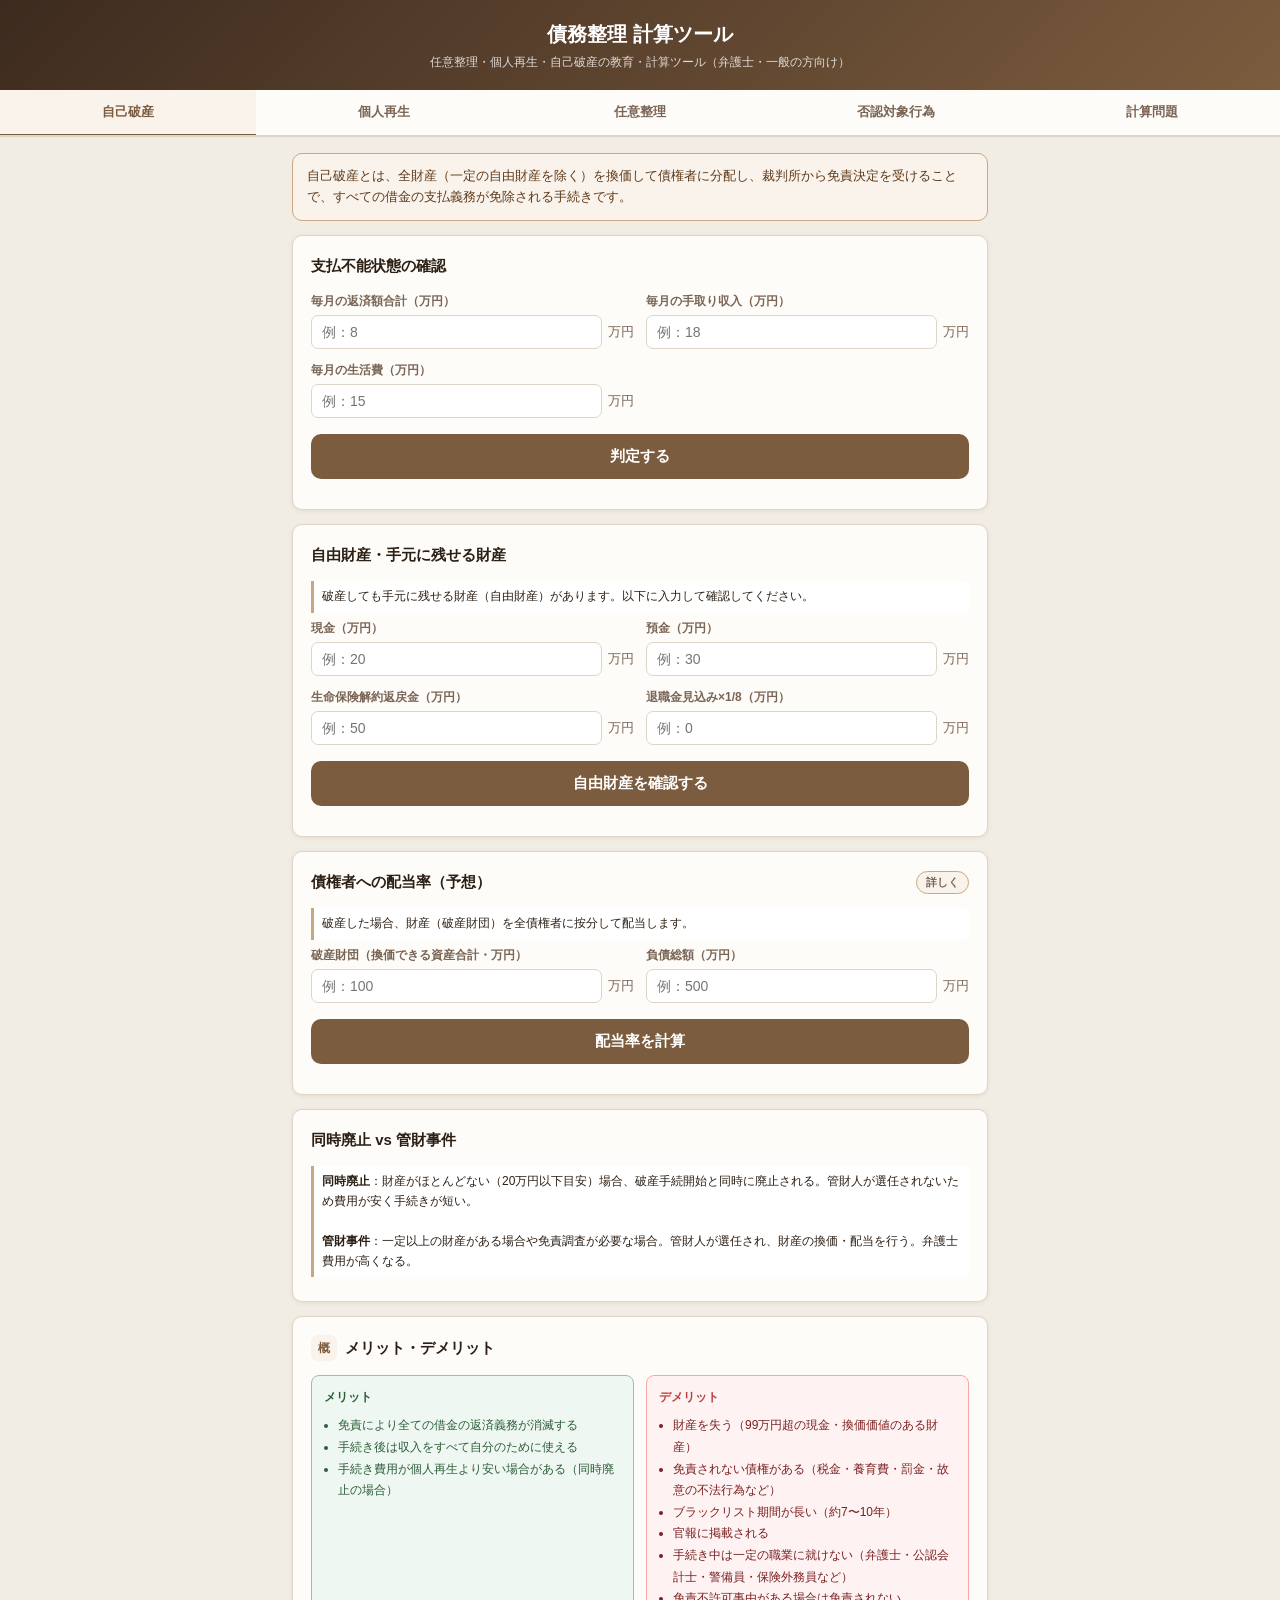
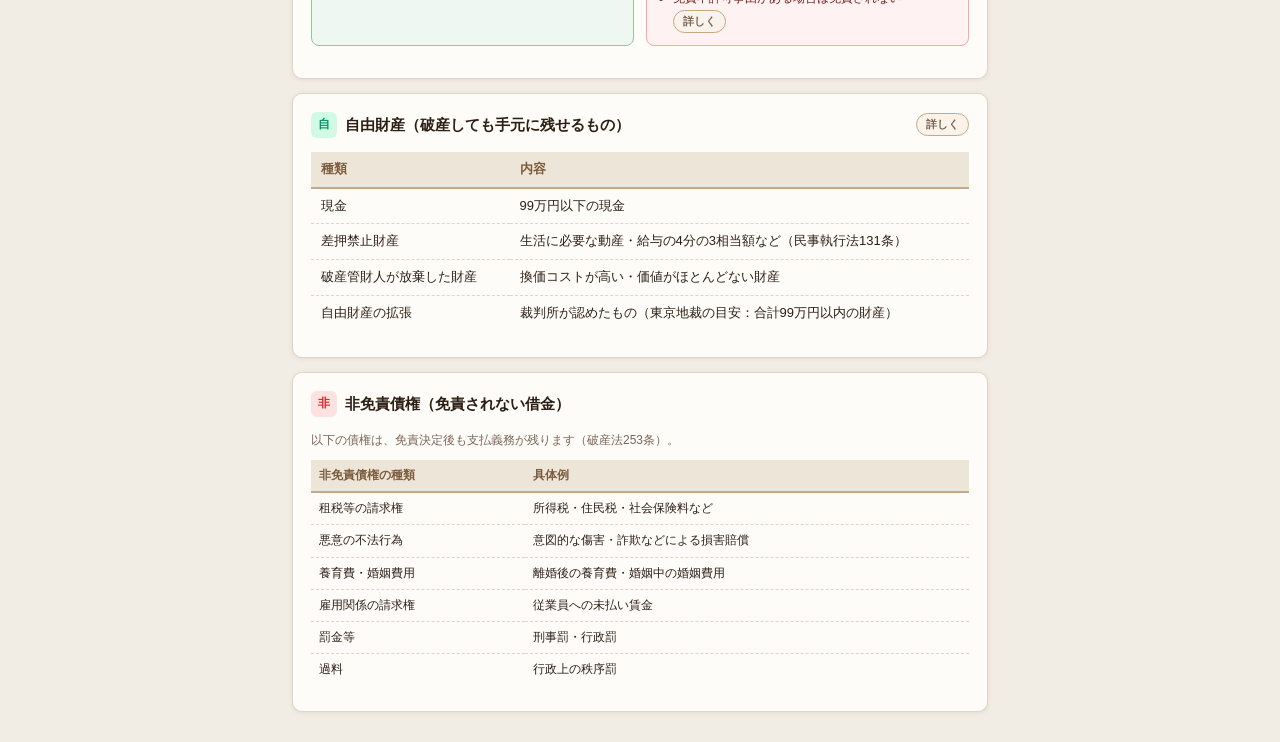
<file: saimu.html>
<!DOCTYPE html>
<html lang="ja">
<head>
  <meta charset="UTF-8">
  <meta name="viewport" content="width=device-width, initial-scale=1.0, maximum-scale=1.0">
  <title>債務整理 計算ツール</title>
  <style>
    :root{--primary:#7C5C3E;--primary-hover:#5D4230;--primary-light:#FAF3EC;--success:#4D7C5A;--success-light:#EEF7F1;--success-border:#95C4A4;--warning:#B07A3C;--warning-light:#FBF5EC;--danger:#B84040;--danger-light:#FEF2F2;--border:#DDD5C8;--bg:#F2EDE4;--card:#FEFCF9;--text:#2C1F14;--text-muted:#7A6555;--radius:10px;--shadow:0 1px 4px rgba(100,60,20,.10)}
    *,*::before,*::after{box-sizing:border-box;margin:0;padding:0}
    body{font-family:-apple-system,BlinkMacSystemFont,'Noto Sans JP','Hiragino Kaku Gothic ProN',sans-serif;background:var(--bg);color:var(--text);font-size:14px;line-height:1.6;min-height:100vh}
    .header{background:linear-gradient(135deg,#3D2B1F,#7C5C3E);color:#fff;padding:18px 20px;text-align:center}
    .header h1{font-size:20px;font-weight:700}.header p{font-size:12px;opacity:.8;margin-top:3px}
    .tabs{display:flex;background:var(--card);border-bottom:2px solid var(--border);overflow-x:auto;position:sticky;top:0;z-index:10}
    .tab-btn{flex:1;min-width:90px;padding:13px 6px;border:none;background:none;cursor:pointer;font-size:13px;font-weight:600;color:var(--text-muted);border-bottom:3px solid transparent;margin-bottom:-2px;transition:all .2s;white-space:nowrap}
    .tab-btn.active{color:var(--primary);border-bottom-color:var(--primary);background:var(--primary-light)}
    .container{max-width:720px;margin:0 auto;padding:16px 12px}
    .panel{display:none}.panel.active{display:block}
    .info-banner{background:var(--primary-light);border:1px solid #C8A882;border-radius:var(--radius);padding:12px 14px;margin-bottom:14px;display:flex;justify-content:space-between;align-items:center;gap:10px}
    .info-banner p{font-size:13px;color:#5D3A1A;flex:1}
    .info-banner.danger{background:var(--danger-light);border-color:#fca5a5}
    .info-banner.danger p{color:var(--danger)}
    .card{background:var(--card);border-radius:var(--radius);border:1px solid var(--border);padding:18px;margin-bottom:14px;box-shadow:var(--shadow)}
    .card.danger-card{border-color:#fca5a5;background:#fff8f8}
    .card-title{font-size:15px;font-weight:700;margin-bottom:14px;display:flex;align-items:center;gap:8px;color:var(--text)}
    .icon{width:26px;height:26px;border-radius:6px;flex-shrink:0;display:inline-flex;align-items:center;justify-content:center;font-size:12px;font-weight:700}
    .icon-green{background:#d1fae5;color:#059669}
    .icon-red{background:#fee2e2;color:#dc2626}
    .icon-blue{background:#dbeafe;color:#1d4ed8}
    .icon-warn{background:#fef3c7;color:#b45309}
    .icon-purple{background:#f3e8ff;color:#7c3aed}
    .icon-primary{background:#FAF3EC;color:#7C5C3E}
    .help-btn{border:1px solid #C8A882;border-radius:20px;background:#FAF3EC;color:var(--text-muted);cursor:pointer;font-size:11px;font-weight:600;flex-shrink:0;margin-left:auto;padding:3px 9px;white-space:nowrap;transition:all .2s}
    .help-btn:hover{background:var(--primary-light);border-color:var(--primary);color:var(--primary)}
    .form-row{display:grid;grid-template-columns:1fr 1fr;gap:12px;margin-bottom:12px}
    @media(max-width:480px){.form-row{grid-template-columns:1fr}}
    .form-group{display:flex;flex-direction:column;gap:4px}
    label{font-size:12px;font-weight:600;color:var(--text-muted)}
    .input-wrap{display:flex;align-items:center;gap:6px}.input-wrap input,.input-wrap select{flex:1}
    .unit{font-size:13px;color:var(--text-muted);white-space:nowrap}
    input[type=number],input[type=text],select{width:100%;padding:8px 10px;border:1.5px solid var(--border);border-radius:7px;font-size:14px;color:var(--text);background:#fff;transition:border-color .2s;-webkit-appearance:none}
    input:focus,select:focus{outline:none;border-color:var(--primary);box-shadow:0 0 0 3px rgba(124,92,62,.12)}
    select{background-image:url("data:image/svg+xml,%3Csvg xmlns='http://www.w3.org/2000/svg' width='16' height='16' viewBox='0 0 24 24' fill='none' stroke='%237A6555' stroke-width='2'%3E%3Cpath d='M6 9l6 6 6-6'/%3E%3C/svg%3E");background-repeat:no-repeat;background-position:right 8px center;padding-right:30px}
    .extra-fields{background:#F7F0E8;border-radius:8px;padding:12px;margin-top:8px;border:1px dashed var(--border)}
    .btn-calc{width:100%;padding:13px;background:var(--primary);color:#fff;border:none;border-radius:var(--radius);font-size:15px;font-weight:700;cursor:pointer;transition:background .2s;margin-top:4px}
    .btn-calc:hover{background:var(--primary-hover)}
    .result-box{background:var(--success-light);border:1.5px solid var(--success-border);border-radius:var(--radius);padding:20px;margin-bottom:14px}
    .result-box.warning{background:var(--warning-light);border-color:#F0C070}
    .result-box.danger{background:var(--danger-light);border-color:#fca5a5}
    .result-label{font-size:13px;font-weight:600;color:var(--success);margin-bottom:2px}
    .result-box.warning .result-label{color:var(--warning)}
    .result-box.danger .result-label{color:var(--danger)}
    .result-amount{font-size:28px;font-weight:800;color:var(--success);line-height:1.1}
    .result-box.warning .result-amount{color:var(--warning)}
    .result-box.danger .result-amount{color:var(--danger)}
    .result-sub{font-size:13px;color:#2D5E3A;margin-top:6px}
    .result-box.warning .result-sub{color:#7A4A1E}
    .result-box.danger .result-sub{color:var(--danger)}
    .formula-header{background:#EDE5D8;border:1px solid #C8A882;border-radius:8px;padding:12px 14px;margin-bottom:14px}
    .formula-header .fh-title{font-size:11px;font-weight:700;color:var(--text-muted);letter-spacing:.06em;text-transform:uppercase;margin-bottom:8px}
    .formula-header .fh-eq{font-family:'Courier New',monospace;font-size:12px;color:var(--primary);font-weight:700;margin-bottom:4px;word-break:break-all;line-height:1.8}
    .formula-header .fh-vars{font-size:11.5px;color:var(--text-muted);line-height:2;margin-top:8px;border-top:1px dashed #C8A882;padding-top:8px}
    .breakdown{background:#F7F0E8;border-radius:8px;border:1px solid var(--border);padding:14px;margin-bottom:14px}
    .breakdown-title{font-size:12px;font-weight:700;color:var(--text-muted);margin-bottom:10px;text-transform:uppercase;letter-spacing:.05em}
    .bk-row{display:flex;justify-content:space-between;align-items:flex-start;padding:5px 0;border-bottom:1px dashed #DDD5C8;gap:8px;font-size:13px}
    .bk-row:last-child{border-bottom:none}
    .bk-row.highlight{background:#FFF9F0;border-radius:5px;padding:6px 8px;border:1.5px solid #F0C070;border-bottom:1.5px solid #F0C070}
    .bk-row.best{background:var(--success-light);border-radius:5px;padding:6px 8px;border:1.5px solid var(--success-border);border-bottom:1.5px solid var(--success-border)}
    .bk-key{color:var(--text-muted);flex:1}.bk-val{font-weight:700;white-space:nowrap;color:var(--text)}
    .bk-desc{font-size:12px;color:var(--text);padding:6px 8px;margin:4px 0 6px;border-left:3px solid #C8A882;background:#fff;border-radius:0 5px 5px 0;line-height:1.65}
    .bk-formula{font-size:11.5px;color:var(--text-muted);background:#EDE5D8;padding:6px 10px;border-radius:5px;font-family:'Courier New',monospace;margin-top:2px;margin-bottom:6px;line-height:1.8;word-break:break-all}
    .sec-title{font-size:12px;font-weight:700;color:var(--text-muted);letter-spacing:.06em;text-transform:uppercase;margin:14px 0 10px;display:flex;align-items:center;gap:8px}
    .sec-title::after{content:'';flex:1;height:1px;background:var(--border)}
    .note{font-size:12px;color:#7A4A1E;background:#FBF5EC;border:1px solid #F0C070;border-radius:7px;padding:8px 12px;margin-top:8px;display:flex;gap:6px}
    .note-icon{flex-shrink:0}
    .note.danger{color:var(--danger);background:var(--danger-light);border-color:#fca5a5}
    .note.success{color:#2D5E3A;background:var(--success-light);border-color:var(--success-border)}
    .err-msg{background:var(--danger-light);border:1px solid #fca5a5;border-radius:8px;padding:10px 14px;color:var(--danger);font-size:13px;margin-bottom:12px}
    .modal-overlay{position:fixed;top:0;left:0;right:0;bottom:0;background:rgba(0,0,0,.5);z-index:100;display:none;align-items:flex-start;justify-content:center;padding:20px;overflow-y:auto}
    .modal-overlay.open{display:flex}
    .modal-box{background:var(--card);border-radius:14px;padding:22px;max-width:540px;width:100%;margin:auto;position:relative;border:1px solid var(--border)}
    .modal-close{position:absolute;top:12px;right:12px;background:none;border:none;cursor:pointer;font-size:20px;color:var(--text-muted);padding:4px}
    .modal-title{font-size:16px;font-weight:700;margin-bottom:14px;padding-right:30px;color:var(--primary)}
    .modal-body{font-size:13px;line-height:1.75}
    .modal-body h4{font-size:13px;font-weight:700;margin:12px 0 5px;color:var(--text)}
    .modal-body p{margin-bottom:8px}
    .modal-body ol,.modal-body ul{padding-left:16px;margin-bottom:8px}
    .modal-body li{margin-bottom:5px}
    .help-note{background:#FBF5EC;border-left:3px solid #C8A882;padding:8px 12px;border-radius:0 6px 6px 0;margin:10px 0;font-size:12px}
    .help-note.danger{background:var(--danger-light);border-left-color:#fca5a5}
    .modal-body table{width:100%;border-collapse:collapse;margin:8px 0}
    .modal-body th,.modal-body td{padding:6px 8px;border:1px solid var(--border);font-size:12px}
    .modal-body th{background:var(--primary-light);color:var(--primary)}
    .br-table{width:100%;border-collapse:collapse;font-size:13px;margin:8px 0}
    .br-table th{background:#EDE5D8;color:var(--primary);padding:7px 10px;text-align:left;font-weight:700;border-bottom:2px solid #C8A882}
    .br-table td{padding:7px 10px;border-bottom:1px dashed var(--border);vertical-align:middle}
    .br-table tr:last-child td{border-bottom:none}
    .br-table .num{text-align:right;font-weight:700;white-space:nowrap}
    .br-table .pos{color:var(--success)}.br-table .neg{color:var(--danger)}
    /* Merit/Demerit two-column */
    .merit-demerit{display:grid;grid-template-columns:1fr 1fr;gap:12px;margin-bottom:14px}
    @media(max-width:480px){.merit-demerit{grid-template-columns:1fr}}
    .merit-col{background:#EEF7F1;border:1px solid #95C4A4;border-radius:8px;padding:12px}
    .demerit-col{background:#FEF2F2;border:1px solid #fca5a5;border-radius:8px;padding:12px}
    .merit-col h4{font-size:12px;font-weight:700;color:#2D5E3A;margin-bottom:8px}
    .demerit-col h4{font-size:12px;font-weight:700;color:var(--danger);margin-bottom:8px}
    .merit-col ul,.demerit-col ul{padding-left:14px;font-size:12px;line-height:1.8}
    .merit-col li{color:#2D5E3A}
    .demerit-col li{color:#7A2020}
    /* Creditor rows */
    .creditor-row{background:#F7F0E8;border-radius:8px;border:1px solid var(--border);padding:12px;margin-bottom:8px}
    .creditor-row-title{font-size:12px;font-weight:700;color:var(--text-muted);margin-bottom:8px}
    /* Comparison table */
    .comp-table{width:100%;border-collapse:collapse;font-size:12px}
    .comp-table th{background:#EDE5D8;color:var(--primary);padding:7px 8px;font-weight:700;border-bottom:2px solid #C8A882;text-align:center}
    .comp-table td{padding:6px 8px;border-bottom:1px dashed var(--border);text-align:center;vertical-align:middle}
    .comp-table tr:last-child td{border-bottom:none}
    .comp-table .row-label{text-align:left;font-weight:600;color:var(--text-muted);white-space:nowrap}
    .comp-table .good{color:#2D5E3A;font-weight:700}
    .comp-table .bad{color:var(--danger);font-weight:700}
    .comp-table .neutral{color:var(--warning);font-weight:700}
    /* Checklist */
    .checklist{display:flex;flex-direction:column;gap:8px;margin-bottom:12px}
    .check-item{display:flex;align-items:flex-start;gap:10px;padding:10px 12px;background:#F7F0E8;border-radius:8px;border:1px solid var(--border);cursor:pointer;transition:all .2s}
    .check-item:hover{border-color:var(--primary)}
    .check-item.checked{background:var(--danger-light);border-color:#fca5a5}
    .check-item input[type=checkbox]{width:16px;height:16px;flex-shrink:0;margin-top:2px;accent-color:var(--danger)}
    .check-item label{font-size:13px;cursor:pointer;flex:1}
    /* Free assets table */
    .free-table{width:100%;border-collapse:collapse;font-size:13px;margin:8px 0}
    .free-table th{background:#EDE5D8;color:var(--primary);padding:7px 10px;font-weight:700;border-bottom:2px solid #C8A882;text-align:left}
    .free-table td{padding:7px 10px;border-bottom:1px dashed var(--border)}
    .free-table tr:last-child td{border-bottom:none}
    /* Non-dischargeable table */
    .nd-table{width:100%;border-collapse:collapse;font-size:12px;margin:8px 0}
    .nd-table th{background:#EDE5D8;color:var(--primary);padding:6px 8px;font-weight:700;border-bottom:2px solid #C8A882;text-align:left}
    .nd-table td{padding:6px 8px;border-bottom:1px dashed var(--border);vertical-align:top}
    .nd-table tr:last-child td{border-bottom:none}
    /* Warning box */
    .warn-box{background:#FFF3CD;border:1.5px solid #F0C070;border-radius:8px;padding:14px;margin-bottom:14px}
    .warn-box-title{font-size:12px;font-weight:700;color:var(--warning);margin-bottom:6px}
    .warn-box p{font-size:13px;color:#5D3A1A;line-height:1.7}
    /* Danger warning box */
    .danger-warn{background:var(--danger-light);border:1.5px solid #fca5a5;border-radius:8px;padding:14px;margin-bottom:14px;display:none}
    .danger-warn-title{font-size:13px;font-weight:700;color:var(--danger);margin-bottom:6px}
    .danger-warn p{font-size:13px;color:var(--danger);line-height:1.7}
    /* Hisanmen table */
    /* Denial acts numbered sections */
    .denial-section{border-left:4px solid var(--danger);padding-left:14px;margin-bottom:16px}
    .denial-section-title{font-size:14px;font-weight:700;color:var(--danger);margin-bottom:6px}
    .denial-section p{font-size:13px;color:var(--text);margin-bottom:4px;line-height:1.7}
    .denial-section .tag{display:inline-block;font-size:10px;font-weight:700;background:var(--danger-light);color:var(--danger);border:1px solid #fca5a5;border-radius:10px;padding:1px 7px;margin-bottom:6px}
    /* Judgment result */
    .judgment-box{border-radius:10px;padding:16px;margin-bottom:12px}
    .judgment-box.dohaihi{background:#EEF7F1;border:1.5px solid #95C4A4}
    .judgment-box.kanzan{background:#FBF5EC;border:1.5px solid #F0C070}
    .judgment-title{font-size:14px;font-weight:700;margin-bottom:8px}
    .judgment-box.dohaihi .judgment-title{color:#2D5E3A}
    .judgment-box.kanzan .judgment-title{color:var(--warning)}
    .judgment-box dl{font-size:12px;display:grid;grid-template-columns:auto 1fr;gap:3px 10px}
    .judgment-box dt{font-weight:700;color:var(--text-muted)}
    .judgment-box dd{color:var(--text)}
    /* Quiz styles */
    .quiz-card{background:var(--card);border-radius:var(--radius);border:2px solid var(--primary);padding:20px;margin-bottom:14px}
    .quiz-question{font-size:15px;font-weight:700;color:var(--text);line-height:1.7;margin-bottom:14px}
    .quiz-answer{display:none;background:#F7F0E8;border-radius:8px;padding:14px;margin-top:10px}
    .quiz-answer.show{display:block}
    .quiz-step{font-size:13px;line-height:1.9;margin-bottom:8px}
    .quiz-formula{font-family:'Courier New',monospace;font-size:12px;background:#EDE5D8;padding:6px 10px;border-radius:5px;margin:4px 0;display:block}
    .quiz-answer-final{font-size:18px;font-weight:800;color:var(--success);margin-top:10px}
    .quiz-btn{padding:10px 20px;border:none;border-radius:var(--radius);font-size:14px;font-weight:700;cursor:pointer;transition:background .2s;margin-right:8px;margin-top:8px}
    .quiz-btn-show{background:var(--success);color:#fff}
    .quiz-btn-show:hover{background:#3A6B46}
    .quiz-btn-next{background:var(--primary);color:#fff}
    .quiz-btn-next:hover{background:var(--primary-hover)}
    .quiz-choice-btn{padding:8px 14px;border:1.5px solid var(--border);border-radius:8px;background:#fff;font-size:13px;font-weight:600;cursor:pointer;margin:4px 4px 4px 0;transition:all .2s}
    .quiz-choice-btn:hover{border-color:var(--primary);background:var(--primary-light)}
    .quiz-choice-btn.correct{background:var(--success-light);border-color:var(--success-border);color:var(--success)}
    .quiz-choice-btn.wrong{background:var(--danger-light);border-color:#fca5a5;color:var(--danger)}
  </style>
</head>
<body>
<header class="header">
  <h1>債務整理 計算ツール</h1>
  <p>任意整理・個人再生・自己破産の教育・計算ツール（弁護士・一般の方向け）</p>
</header>
<nav class="tabs">
  <button class="tab-btn active" onclick="switchTab('hasan',this)">自己破産</button>
  <button class="tab-btn" onclick="switchTab('kojin',this)">個人再生</button>
  <button class="tab-btn" onclick="switchTab('nini',this)">任意整理</button>
  <button class="tab-btn" onclick="switchTab('hinin',this)">否認対象行為</button>
  <button class="tab-btn" onclick="switchTab('smondai',this)">計算問題</button>
</nav>
<div class="container">

  <!-- ===== Tab1: 自己破産 ===== -->
  <div id="panel-hasan" class="panel active">
    <div class="info-banner">
      <p>自己破産とは、全財産（一定の自由財産を除く）を換価して債権者に分配し、裁判所から免責決定を受けることで、すべての借金の支払義務が免除される手続きです。</p>
    </div>

    <!-- A. 支払不能状態の判定 -->
    <div class="card">
      <div class="card-title">支払不能状態の確認</div>
      <div class="form-row">
        <div class="form-group">
          <label>毎月の返済額合計（万円）</label>
          <div class="input-wrap"><input type="number" id="hasan-monthly-repay" placeholder="例：8" min="0"><span class="unit">万円</span></div>
        </div>
        <div class="form-group">
          <label>毎月の手取り収入（万円）</label>
          <div class="input-wrap"><input type="number" id="hasan-monthly-income" placeholder="例：18" min="0"><span class="unit">万円</span></div>
        </div>
      </div>
      <div class="form-row">
        <div class="form-group">
          <label>毎月の生活費（万円）</label>
          <div class="input-wrap"><input type="number" id="hasan-monthly-living" placeholder="例：15" min="0"><span class="unit">万円</span></div>
        </div>
      </div>
      <button class="btn-calc" onclick="calcHasanStatus()">判定する</button>
      <div id="hasan-status-result" style="margin-top:12px"></div>
    </div>

    <!-- B. 自由財産（手元に残せる財産）の目安 -->
    <div class="card">
      <div class="card-title">自由財産・手元に残せる財産</div>
      <div class="bk-desc">破産しても手元に残せる財産（自由財産）があります。以下に入力して確認してください。</div>
      <div class="form-row">
        <div class="form-group">
          <label>現金（万円）</label>
          <div class="input-wrap"><input type="number" id="jiyu-cash" placeholder="例：20" min="0"><span class="unit">万円</span></div>
        </div>
        <div class="form-group">
          <label>預金（万円）</label>
          <div class="input-wrap"><input type="number" id="jiyu-deposit" placeholder="例：30" min="0"><span class="unit">万円</span></div>
        </div>
      </div>
      <div class="form-row">
        <div class="form-group">
          <label>生命保険解約返戻金（万円）</label>
          <div class="input-wrap"><input type="number" id="jiyu-hoken" placeholder="例：50" min="0"><span class="unit">万円</span></div>
        </div>
        <div class="form-group">
          <label>退職金見込み×1/8（万円）</label>
          <div class="input-wrap"><input type="number" id="jiyu-taishoku" placeholder="例：0" min="0"><span class="unit">万円</span></div>
        </div>
      </div>
      <button class="btn-calc" onclick="calcJiyuZaisan()">自由財産を確認する</button>
      <div id="jiyu-result" style="margin-top:12px"></div>
    </div>

    <!-- C. 配当率（予想）の表示 -->
    <div class="card">
      <div class="card-title">債権者への配当率（予想）<button class="help-btn" onclick="showModal('haito')">詳しく</button></div>
      <div class="bk-desc">破産した場合、財産（破産財団）を全債権者に按分して配当します。</div>
      <div class="form-row">
        <div class="form-group">
          <label>破産財団（換価できる資産合計・万円）</label>
          <div class="input-wrap"><input type="number" id="haito-assets" placeholder="例：100" min="0"><span class="unit">万円</span></div>
        </div>
        <div class="form-group">
          <label>負債総額（万円）</label>
          <div class="input-wrap"><input type="number" id="haito-debts" placeholder="例：500" min="0"><span class="unit">万円</span></div>
        </div>
      </div>
      <button class="btn-calc" onclick="calcHaito()">配当率を計算</button>
      <div id="haito-result" style="margin-top:12px"></div>
    </div>

    <!-- 同時廃止 vs 管財事件 説明 -->
    <div class="card">
      <div class="card-title">同時廃止 vs 管財事件</div>
      <div class="bk-desc">
        <strong>同時廃止</strong>：財産がほとんどない（20万円以下目安）場合、破産手続開始と同時に廃止される。管財人が選任されないため費用が安く手続きが短い。<br><br>
        <strong>管財事件</strong>：一定以上の財産がある場合や免責調査が必要な場合。管財人が選任され、財産の換価・配当を行う。弁護士費用が高くなる。
      </div>
    </div>

    <!-- メリット・デメリット -->
    <div class="card">
      <div class="card-title"><span class="icon icon-primary">概</span>メリット・デメリット</div>
      <div class="merit-demerit">
        <div class="merit-col">
          <h4>メリット</h4>
          <ul>
            <li>免責により全ての借金の返済義務が消滅する</li>
            <li>手続き後は収入をすべて自分のために使える</li>
            <li>手続き費用が個人再生より安い場合がある（同時廃止の場合）</li>
          </ul>
        </div>
        <div class="demerit-col">
          <h4>デメリット</h4>
          <ul>
            <li>財産を失う（99万円超の現金・換価価値のある財産）</li>
            <li>免責されない債権がある（税金・養育費・罰金・故意の不法行為など）</li>
            <li>ブラックリスト期間が長い（約7〜10年）</li>
            <li>官報に掲載される</li>
            <li>手続き中は一定の職業に就けない（弁護士・公認会計士・警備員・保険外務員など）</li>
            <li>免責不許可事由がある場合は免責されない <button class="help-btn" onclick="showModal('menseki_jiyu')">詳しく</button></li>
          </ul>
        </div>
      </div>
    </div>

    <!-- 自由財産 説明表 -->
    <div class="card">
      <div class="card-title"><span class="icon icon-green">自</span>自由財産（破産しても手元に残せるもの）<button class="help-btn" onclick="showModal('jiyu_zaisan')">詳しく</button></div>
      <table class="free-table">
        <thead><tr><th>種類</th><th>内容</th></tr></thead>
        <tbody>
          <tr><td>現金</td><td>99万円以下の現金</td></tr>
          <tr><td>差押禁止財産</td><td>生活に必要な動産・給与の4分の3相当額など（民事執行法131条）</td></tr>
          <tr><td>破産管財人が放棄した財産</td><td>換価コストが高い・価値がほとんどない財産</td></tr>
          <tr><td>自由財産の拡張</td><td>裁判所が認めたもの（東京地裁の目安：合計99万円以内の財産）</td></tr>
        </tbody>
      </table>
    </div>

    <!-- 非免責債権 -->
    <div class="card">
      <div class="card-title"><span class="icon icon-red">非</span>非免責債権（免責されない借金）</div>
      <p style="font-size:12px;color:var(--text-muted);margin-bottom:10px">以下の債権は、免責決定後も支払義務が残ります（破産法253条）。</p>
      <table class="nd-table">
        <thead><tr><th>非免責債権の種類</th><th>具体例</th></tr></thead>
        <tbody>
          <tr><td>租税等の請求権</td><td>所得税・住民税・社会保険料など</td></tr>
          <tr><td>悪意の不法行為</td><td>意図的な傷害・詐欺などによる損害賠償</td></tr>
          <tr><td>養育費・婚姻費用</td><td>離婚後の養育費・婚姻中の婚姻費用</td></tr>
          <tr><td>雇用関係の請求権</td><td>従業員への未払い賃金</td></tr>
          <tr><td>罰金等</td><td>刑事罰・行政罰</td></tr>
          <tr><td>過料</td><td>行政上の秩序罰</td></tr>
        </tbody>
      </table>
    </div>
  </div>

  <!-- ===== Tab2: 個人再生 ===== -->
  <div id="panel-kojin" class="panel">
    <div class="info-banner">
      <p>個人再生とは、裁判所の監督下で借金を大幅に圧縮（最低弁済額・清算価値・可処分所得基準の最大値まで）し、原則3年で返済する手続きです。</p>
    </div>

    <!-- 個人再生 計算 -->
    <div class="card">
      <div class="card-title"><span class="icon icon-blue">計</span>個人再生の弁済額計算</div>
      <button class="help-btn" style="margin-bottom:10px" onclick="applySharedDebt()">← 任意整理の負債合計を反映</button>
      <div class="form-row">
        <div class="form-group">
          <label>負債総額（万円）</label>
          <div class="input-wrap"><input type="number" id="kojin-debt" placeholder="例：500" min="0"><span class="unit">万円</span></div>
        </div>
        <div class="form-group">
          <label>申請種別</label>
          <select id="kojin-type" onchange="toggleKojinType()">
            <option value="shokibo">小規模個人再生</option>
            <option value="kyuyo">給与所得者等再生</option>
          </select>
        </div>
      </div>
      <div class="form-row">
        <div class="form-group">
          <label>現金（万円）</label>
          <div class="input-wrap"><input type="number" id="saisei-cash" placeholder="例：10" min="0" oninput="syncKojinAssets()"><span class="unit">万円</span></div>
        </div>
        <div class="form-group">
          <label>預金（万円）</label>
          <div class="input-wrap"><input type="number" id="saisei-deposit" placeholder="例：30" min="0" oninput="syncKojinAssets()"><span class="unit">万円</span></div>
        </div>
      </div>
      <div class="form-row">
        <div class="form-group">
          <label>生命保険解約返戻金（万円）</label>
          <div class="input-wrap"><input type="number" id="saisei-hoken" placeholder="例：50" min="0" oninput="syncKojinAssets()"><span class="unit">万円</span></div>
        </div>
        <div class="form-group">
          <label>その他資産（万円）※不動産・車等</label>
          <div class="input-wrap"><input type="number" id="saisei-other" placeholder="例：0" min="0" oninput="syncKojinAssets()"><span class="unit">万円</span></div>
        </div>
      </div>
      <div class="form-row">
        <div class="form-group">
          <label>資産合計（万円）※自動計算 / 直接入力も可</label>
          <div class="input-wrap"><input type="number" id="kojin-assets" placeholder="例：100" min="0"><span class="unit">万円</span></div>
        </div>
        <div class="form-group">
          <label>住宅（自宅）の有無</label>
          <select id="kojin-house" onchange="toggleHouse()">
            <option value="none">なし</option>
            <option value="yes">あり（住宅ローン特則を使う）</option>
          </select>
        </div>
      </div>
      <div id="kojin-house-fields" class="extra-fields" style="display:none">
        <div class="form-group">
          <label>住宅ローン残高（万円）※清算価値から住宅評価額を除外するための参考</label>
          <div class="input-wrap"><input type="number" id="kojin-house-loan" placeholder="例：2000" min="0"><span class="unit">万円</span></div>
        </div>
        <div class="note" style="margin-top:8px"><span class="note-icon">ℹ</span>住宅ローン特則を使う場合、自宅の価値は清算価値から除外されます。<button class="help-btn" onclick="showModal('jutaku_toku')">詳しく</button></div>
      </div>
      <div id="kojin-kyuyo-fields" class="extra-fields" style="display:none">
        <div class="form-row">
          <div class="form-group">
            <label>年収（万円）</label>
            <div class="input-wrap"><input type="number" id="kojin-income" placeholder="例：400" min="0"><span class="unit">万円</span></div>
          </div>
          <div class="form-group">
            <label>税・社保合計（万円／年）</label>
            <div class="input-wrap"><input type="number" id="kojin-tax" placeholder="例：60" min="0"><span class="unit">万円</span></div>
          </div>
        </div>
        <div class="note" style="margin-top:0"><span class="note-icon">ℹ</span>可処分所得 = 年収 − 税金 − 社会保険料 − 政令生活費基準額。政令生活費基準額は単身世帯約180万円が目安です（世帯構成により異なります）。</div>
      </div>
      <button class="btn-calc" onclick="calcKojin()">計算する</button>
      <div id="kojin-result" style="display:none;margin-top:14px"></div>
    </div>

    <!-- 債務の内訳入力 -->
    <div class="card">
      <div class="card-title">債務の内訳入力</div>
      <div id="saisei-debt-list"></div>
      <button class="btn-add" onclick="addSaiseiDebt()" style="padding:8px 16px;border:1.5px dashed var(--primary);border-radius:8px;background:var(--primary-light);color:var(--primary);font-size:13px;font-weight:700;cursor:pointer;margin-top:4px">＋ 債務を追加</button>
      <div style="margin-top:10px;font-weight:700">債務合計: <span id="saisei-debt-total">0万円</span></div>
    </div>

    <!-- メリット・デメリット -->
    <div class="card">
      <div class="card-title"><span class="icon icon-primary">概</span>メリット・デメリット</div>
      <div class="merit-demerit">
        <div class="merit-col">
          <h4>メリット</h4>
          <ul>
            <li>借金を大幅に圧縮できる（最大で1/5程度）</li>
            <li>住宅ローン特則により自宅を維持できる可能性がある</li>
            <li>財産を原則として失わない（ただし清算価値制限あり）</li>
            <li>自己破産より社会的ダメージが小さい</li>
            <li>官報には掲載されるが、一般的には気づかれにくい</li>
          </ul>
        </div>
        <div class="demerit-col">
          <h4>デメリット</h4>
          <ul>
            <li>継続した収入（安定した返済能力）が必要</li>
            <li>清算価値保証原則により、資産が多いと圧縮できない場合がある <button class="help-btn" onclick="showModal('seisan_hosho')">詳しく</button></li>
            <li>手続きが複雑で時間がかかる（通常6ヶ月〜1年）</li>
            <li>信用情報機関に事故情報が登録される（約10年）</li>
            <li>官報に掲載される</li>
            <li>債権者の多数決（書面決議）が必要な場合がある</li>
          </ul>
        </div>
      </div>
    </div>

    <!-- 弁済額の3基準 -->
    <div class="card">
      <div class="card-title"><span class="icon icon-blue">法</span>弁済額の根拠となる3つの基準</div>

      <div class="formula-header">
        <div class="fh-title">最低弁済額の計算表（民事再生法231条2項）</div>
        <div class="fh-eq">
          負債総額 100万円未満 → 全額<br>
          負債総額 100〜500万円 → 100万円<br>
          負債総額 500〜1500万円 → 負債総額 × 1/5<br>
          負債総額 1500〜3000万円 → 300万円<br>
          負債総額 3000〜5000万円 → 負債総額 × 1/10
        </div>
        <div class="fh-vars">※再生計画認可時の負債総額。最大5000万円まで利用可能。</div>
      </div>

      <div class="formula-header">
        <div class="fh-title">② 清算価値保証原則（民事再生法231条2項3号）</div>
        <div class="fh-eq">弁済額 ≥ 清算価値<br>清算価値 = 破産した場合に債権者に分配される金額</div>
        <div class="fh-vars">趣旨：「破産した場合より少ない額しか払わなくてよい制度にするのは不公平」という考え方から定められています。債権者は少なくとも破産した場合と同じだけ回収できなければなりません。</div>
      </div>

      <div class="formula-header">
        <div class="fh-title">③ 可処分所得基準（給与所得者等再生の場合・民事再生法239条）</div>
        <div class="fh-eq">弁済額 ≥ 可処分所得（直近2年分）× 2年<br>可処分所得 = 年収 − 税金 − 社会保険料 − 生活費（政令基準額）</div>
        <div class="fh-vars">※小規模個人再生の場合は③の可処分所得基準は不要。給与所得者等再生のみ適用。</div>
      </div>

      <div class="note success" style="margin-top:0">
        <span class="note-icon">★</span>
        <strong>最終的な弁済額 = MAX（① 最低弁済額, ② 清算価値, ③ 可処分所得）</strong>
      </div>
    </div>
  </div>

  <!-- ===== Tab3: 任意整理 ===== -->
  <div id="panel-nini" class="panel">
    <div class="info-banner">
      <p>任意整理とは、弁護士・司法書士が債権者と個別に交渉し、利息をカットして元本（または減額分）を分割払いにする手続きです。裁判所は関与しません。</p>
    </div>

    <!-- 任意整理の計算 -->
    <div class="card">
      <div class="card-title"><span class="icon icon-blue">計</span>任意整理の計算</div>
      <div class="formula-header">
        <div class="fh-title">計算式</div>
        <div class="fh-eq">月額返済額 = 元本合計 ÷ 返済期間（月数）</div>
        <div class="fh-vars">利息カット後の元本のみを均等返済します。過去の利息は原則免除。</div>
      </div>

      <div class="form-row">
        <div class="form-group">
          <label>債権者数</label>
          <select id="nini-creditor-count" onchange="updateCreditors()">
            <option value="1">1社</option>
            <option value="2">2社</option>
            <option value="3">3社</option>
            <option value="4">4社</option>
            <option value="5">5社</option>
            <option value="6">6社</option>
            <option value="7">7社</option>
            <option value="8">8社</option>
            <option value="9">9社</option>
            <option value="10">10社</option>
          </select>
        </div>
        <div class="form-group">
          <label>返済期間</label>
          <select id="nini-period">
            <option value="36">36ヶ月（3年）</option>
            <option value="60" selected>60ヶ月（5年）</option>
            <option value="84">84ヶ月（7年）</option>
          </select>
        </div>
      </div>

      <div id="nini-creditors-wrap"></div>

      <button class="btn-calc" onclick="calcNini()">計算する</button>
      <div id="nini-result" style="display:none;margin-top:14px"></div>
    </div>

    <!-- 相殺（銀行・金融機関） -->
    <div class="card">
      <div class="card-title"><span class="icon icon-warn">!</span>銀行口座がある場合の注意点（相殺権）<button class="help-btn" onclick="showModal('sousai')">詳しく</button></div>
      <div class="note danger" style="margin-top:0">
        <span class="note-icon">⚠</span>
        <div>
          <strong>銀行（金融機関）は、ローンの借主が任意整理・破産等の手続きに入った場合、その銀行に持つ預金口座の残高とローン残高を相殺（offset）することができます。</strong>
          <br>手続き開始前に、対象となる銀行の口座から預金を別の金融機関に移しておくことが重要です。
        </div>
      </div>
    </div>

    <!-- メリット・デメリット -->
    <div class="card">
      <div class="card-title"><span class="icon icon-primary">概</span>メリット・デメリット</div>
      <div class="merit-demerit">
        <div class="merit-col">
          <h4>メリット</h4>
          <ul>
            <li>裁判所を使わないため費用・期間が少ない</li>
            <li>対象債権者を自分で選べる（住宅ローンや保証人付きは外せる）</li>
            <li>財産を失わない</li>
            <li>官報に掲載されない</li>
            <li>信用情報（ブラックリスト）の影響期間が短い（約5年）</li>
          </ul>
        </div>
        <div class="demerit-col">
          <h4>デメリット</h4>
          <ul>
            <li>元本は原則として減額されない</li>
            <li>債権者の同意が必要（応じない場合は効果なし）</li>
            <li>過払い金がない場合、返済能力がなければ利用できない</li>
            <li>信用情報機関に事故情報が登録される（約5年）</li>
          </ul>
        </div>
      </div>
    </div>

    <!-- 手続き比較表 -->
    <div class="card">
      <div class="card-title"><span class="icon icon-primary">比</span>手続き比較表</div>
      <div style="overflow-x:auto">
        <table class="comp-table">
          <thead>
            <tr>
              <th class="row-label"></th>
              <th>任意整理</th>
              <th>個人再生</th>
              <th>自己破産</th>
            </tr>
          </thead>
          <tbody>
            <tr><td class="row-label">裁判所</td><td class="good">不要</td><td class="bad">必要</td><td class="bad">必要</td></tr>
            <tr><td class="row-label">債務減額</td><td class="neutral">原則なし</td><td class="good">大幅圧縮</td><td class="good">免除（免責）</td></tr>
            <tr><td class="row-label">財産</td><td class="good">維持</td><td class="good">原則維持</td><td class="bad">換価</td></tr>
            <tr><td class="row-label">収入要件</td><td class="bad">必要</td><td class="bad">必要</td><td class="good">不要</td></tr>
            <tr><td class="row-label">職業制限</td><td class="good">なし</td><td class="good">なし</td><td class="neutral">手続中あり</td></tr>
            <tr><td class="row-label">官報掲載</td><td class="good">なし</td><td class="bad">あり</td><td class="bad">あり</td></tr>
            <tr><td class="row-label">ブラックリスト</td><td class="neutral">約5年</td><td class="bad">約10年</td><td class="bad">約7〜10年</td></tr>
            <tr><td class="row-label">住宅維持</td><td class="good">可能</td><td class="good">特則あり</td><td class="bad">困難</td></tr>
          </tbody>
        </table>
      </div>
    </div>
  </div>

  <!-- ===== Tab4: 否認対象行為 ===== -->
  <div id="panel-hinin" class="panel">
    <div class="info-banner danger">
      <p><strong>否認対象行為とは、破産・個人再生の申立前に行ってはいけない行為です。</strong>管財人に発見された場合、財産を取り戻され（否認権の行使）、最悪の場合は免責不許可になります。</p>
    </div>

    <!-- 否認対象行為の種類 -->
    <div class="card danger-card">
      <div class="card-title"><span class="icon icon-red">!</span>否認対象行為の種類</div>

      <div class="denial-section">
        <div class="denial-section-title">① 偏頗行為（偏頗弁済）— 最重要</div>
        <span class="tag">破産法162条</span>
        <p><strong>意味：</strong>支払不能の状態で、特定の債権者だけを優先して返済すること。</p>
        <p><strong>具体例：</strong></p>
        <ul style="padding-left:16px;font-size:13px;line-height:1.9">
          <li>親への借金を先に返した</li>
          <li>保証人付きのローンだけ返済した</li>
          <li>銀行ローンを他より多く返済した</li>
          <li>友人・知人への借金を返した</li>
        </ul>
        <p><strong>否認期間：</strong>支払不能前6ヶ月〜申立まで（内部者への場合は1年）</p>
        <p><strong>効果：</strong>管財人が返済金を取り戻せる（相手方が善意でも一定の場合否認できる）</p>
      </div>

      <div class="denial-section">
        <div class="denial-section-title">② 無償行為（贈与等）</div>
        <span class="tag">破産法160条3項</span>
        <p><strong>意味：</strong>反対給付なしに財産を移転する行為。</p>
        <p><strong>具体例：</strong></p>
        <ul style="padding-left:16px;font-size:13px;line-height:1.9">
          <li>子供名義の口座に預金を移した</li>
          <li>不動産を家族に贈与した</li>
          <li>財産を低廉な価格で売却した</li>
        </ul>
        <p><strong>否認期間：</strong>申立前2年以内（内部者への贈与は期間が延長される場合あり）</p>
      </div>

      <div class="denial-section">
        <div class="denial-section-title">③ 危機否認（相当価格処分）</div>
        <span class="tag">破産法161条</span>
        <p><strong>意味：</strong>支払不能後・破産申立後に「相当価格」で財産を処分しても、対価が散逸する場合は否認できる。</p>
        <p><strong>具体例：</strong>「不動産を適正価格で売ったが、代金を使ってしまった」</p>
        <p><strong>否認のポイント：</strong>処分時に支払不能であったこと＋受益者（買主等）が支払不能を知っていたこと</p>
      </div>

      <div class="denial-section" style="border-left-color:var(--warning)">
        <div class="denial-section-title" style="color:var(--warning)">④ 詐害行為（民法上の詐害行為取消権）</div>
        <span class="tag" style="background:var(--warning-light);color:var(--warning);border-color:#F0C070">民法424条</span>
        <p><strong>意味：</strong>破産法の否認権とは別に、民法上も債権者が詐害行為取消権を行使できる。</p>
        <p><strong>差異：</strong>破産法否認権は管財人が行使。詐害行為取消権は個別債権者が訴訟で行使。</p>
      </div>

      <div class="denial-section">
        <div class="denial-section-title">⑤ 代物弁済（支払不能後）</div>
        <span class="tag">破産法162条</span>
        <p>金銭債務に対して金銭以外（不動産・車・債権等）で弁済すること。支払不能後の代物弁済は偏頗行為として否認対象（破産法162条）。例：「借金の代わりに自動車を引き渡した」「不動産を譲渡して債務を消した」。否認期間：支払不能前6ヶ月以内。</p>
      </div>

      <div class="denial-section">
        <div class="denial-section-title">⑥ 新規担保設定（危機時期）</div>
        <span class="tag">破産法162条1項1号</span>
        <p>既存の無担保債務に対して、支払不能後に新たに抵当権・質権等を設定すること（破産法162条1項1号）。例：「消費者金融に不動産を担保に入れた」。否認期間：支払不能前6ヶ月以内。</p>
      </div>

      <div class="denial-section">
        <div class="denial-section-title">⑦ 過大担保の設定</div>
        <span class="tag">破産法164条</span>
        <p>債務額を著しく超える財産を担保に入れること（破産法164条）。例：「100万円の借金のために1,000万円の不動産に抵当権を設定した」。超過部分が否認対象となる。</p>
      </div>

      <div class="denial-section">
        <div class="denial-section-title">⑧ 著しく不当な廉価売却</div>
        <span class="tag">民法424条・破産法161条</span>
        <p>市場価格より著しく低い価格で財産を売却すること（民法424条詐害行為・破産法161条）。例：「時価3,000万の不動産を1,000万で売却した」。買主が支払不能を知っていた場合は否認可能性が高まる。</p>
      </div>

      <div class="denial-section">
        <div class="denial-section-title">⑨ 内部者（親族・関係者）への財産移転</div>
        <span class="tag">破産法160条</span>
        <p>役員・親族・関係会社等への財産移転は否認期間が延長される。例：妻・子・親への財産移転、役員への過大な退職金支払い。通常の否認期間より長く、悪意がある場合はさらに延長。</p>
      </div>

      <div class="denial-section" style="border-left-color:var(--danger)">
        <div class="denial-section-title">⑩ 財産の隠匿・損壊（免責不許可事由）</div>
        <span class="tag">破産法252条1項1号</span>
        <p>財産を隠匿・損壊・損耗させること（破産法252条1項1号）。例：「現金を引き出して隠した」「財産を壊した」。破産否認権の対象かつ免責不許可事由。発覚すると免責を受けられなくなる。</p>
      </div>

      <div class="denial-section" style="border-left-color:var(--danger)">
        <div class="denial-section-title">⑪ 帳簿・書類の隠滅・偽造（免責不許可事由）</div>
        <span class="tag">破産法252条1項2号</span>
        <p>帳簿・財産目録等の書類を廃棄・改ざん（破産法252条1項2号）。免責不許可事由であり、刑事責任を問われる可能性もある。</p>
      </div>

      <div class="denial-section" style="border-left-color:var(--success)">
        <div class="denial-section-title" style="color:var(--success)">⑫ 否認権行使の効果</div>
        <span class="tag" style="background:var(--success-light);color:var(--success);border-color:var(--success-border)">破産法168条</span>
        <p>否認権が行使されると → ① 財産が破産財団に回復される（原状回復・破産法168条） ② 相手方は受領した財産を管財人に返還 ③ 相手方は元の債権を破産債権として届け出る権利を回復 ④ 悪意者は利息・損害金も返還義務。</p>
      </div>
    </div>

    <!-- チェックリスト -->
    <div class="card">
      <div class="card-title"><span class="icon icon-red">確</span>否認対象行為チェックリスト</div>
      <p style="font-size:12px;color:var(--text-muted);margin-bottom:12px">以下に該当する場合は、必ず弁護士に報告してください。</p>
      <div class="checklist" id="checklist-wrap">
        <div class="check-item" id="chk-item-0">
          <input type="checkbox" id="chk-0" onchange="updateChecklist()">
          <label for="chk-0">申立前6ヶ月以内に特定の債権者に返済した（偏頗弁済）</label>
        </div>
        <div class="check-item" id="chk-item-1">
          <input type="checkbox" id="chk-1" onchange="updateChecklist()">
          <label for="chk-1">申立前2年以内に家族・親族に贈与した（無償行為）</label>
        </div>
        <div class="check-item" id="chk-item-2">
          <input type="checkbox" id="chk-2" onchange="updateChecklist()">
          <label for="chk-2">申立前に不動産を売却または担保設定した</label>
        </div>
        <div class="check-item" id="chk-item-3">
          <input type="checkbox" id="chk-3" onchange="updateChecklist()">
          <label for="chk-3">申立前に現金を引き出して手元に保有（隠匿の疑い）</label>
        </div>
        <div class="check-item" id="chk-item-4">
          <input type="checkbox" id="chk-4" onchange="updateChecklist()">
          <label for="chk-4">申立前に保険を解約して返戻金を受領</label>
        </div>
        <div class="check-item" id="chk-item-5">
          <input type="checkbox" id="chk-5" onchange="updateChecklist()">
          <label for="chk-5">申立前に金銭以外の財産で債務を返済した（代物弁済）</label>
        </div>
        <div class="check-item" id="chk-item-6">
          <input type="checkbox" id="chk-6" onchange="updateChecklist()">
          <label for="chk-6">申立前に新たに担保を設定した</label>
        </div>
        <div class="check-item" id="chk-item-7">
          <input type="checkbox" id="chk-7" onchange="updateChecklist()">
          <label for="chk-7">申立前に著しく安く財産を売却した（廉価売却）</label>
        </div>
      </div>
      <div id="checklist-warning" class="danger-warn">
        <div class="danger-warn-title">⚠ 弁護士に必ず報告してください</div>
        <p>上記の行為が発覚した場合、隠蔽すると免責不許可・否認権行使の原因になります。正直に報告することで、弁護士が適切な対応策を検討できます。</p>
      </div>
    </div>

    <!-- 銀行の相殺と否認 -->
    <div class="card">
      <div class="card-title"><span class="icon icon-warn">銀</span>銀行の相殺と否認（破産法72条）</div>
      <div class="bk-desc" style="margin-bottom:10px">
        銀行が支払不能後に預金を回収・相殺した場合、管財人が否認できます（破産法72条）。銀行が支払不能を知って相殺した場合（悪意の相殺）は特に問題となります。実務上、銀行は貸付と預金の相殺を素早く実行することがあるため、申立前に預金を別の金融機関へ移動させる対策が重要です。
      </div>
      <div class="note danger">
        <span class="note-icon">⚠</span>
        <div>支払不能後に銀行が相殺を行った場合でも、銀行が支払不能を知らなかった（善意）場合は相殺が有効な場合があります（破産法71条各号の例外）。詳細は弁護士にご相談ください。</div>
      </div>
      <button class="help-btn" style="margin-top:10px;margin-left:0" onclick="showModal('sousai')">相殺権の詳細を見る</button>
    </div>
  </div>

  <!-- ===== Tab5: 計算問題 ===== -->
  <div id="panel-smondai" class="panel">
    <div class="info-banner">
      <p>債務整理の計算問題で実力をつけましょう。個人再生・任意整理・自己破産・否認対象行為・免責不許可事由・清算価値保証原則の6種類。</p>
    </div>
    <div class="card">
      <button class="btn-calc" onclick="saimuQuizNext()">問題を出す</button>
      <div id="smondai-card" style="margin-top:14px"></div>
    </div>
  </div>
</div>

<!-- モーダル -->
<div id="help-modal" class="modal-overlay" onclick="closeModal()">
  <div class="modal-box" onclick="event.stopPropagation()">
    <button class="modal-close" onclick="closeModal()">✕</button>
    <div class="modal-title" id="modal-title"></div>
    <div class="modal-body" id="modal-body"></div>
  </div>
</div>

<script>
// ─── Tab switcher ───────────────────────────────────────────────
function switchTab(name,btn){
  document.querySelectorAll('.panel').forEach(p=>p.classList.remove('active'));
  document.querySelectorAll('.tab-btn').forEach(b=>b.classList.remove('active'));
  document.getElementById('panel-'+name).classList.add('active');
  btn.classList.add('active');
}

// ─── Modal ──────────────────────────────────────────────────────
const MODALS={
  sousai:{
    title:'銀行の相殺権（相殺とは何か）',
    body:`
      <h4>相殺とは</h4>
      <p>二者間で互いに債務を持つ場合、一方が「自分の債権と相手の債権を対等額でチャラにする」と一方的に意思表示できる制度です（民法505条）。</p>
      <h4>銀行の相殺権</h4>
      <p>銀行は、あなたへの貸付金債権（ローン）と、あなたが持つ預金債務（預金口座残高）を相殺できます。これにより、あなたの預金が突然消える可能性があります。</p>
      <div class="help-note danger">具体例：A銀行でカードローン残高200万円がある状態で、A銀行の口座に150万円入金した場合、A銀行が相殺権を行使して150万円が消えることがある。</div>
      <h4>対応策</h4>
      <ul>
        <li>手続き開始前に、ローンのある銀行の預金を別の銀行に移す</li>
        <li>弁護士の指示があるまで口座への入金は慎重に</li>
        <li>給与振込口座も注意（ローンと同じ銀行の場合）</li>
      </ul>
      <h4>破産手続との関係</h4>
      <p>破産手続開始後の相殺は制限されます（破産法67〜71条）。ただし、支払不能後・申立後に取得した債権に基づく相殺は原則禁止（破産法71条）。一方、支払不能を知らずに取得した預金の相殺は可能な場合があります（銀行の善意・悪意が問題）。</p>
      <div class="help-note">実務上は、弁護士が受任通知を送った後は銀行への返済が止まるため、事前の預金移動が重要な対策となります。</div>
    `
  },
  seisan_hosho:{
    title:'清算価値保証原則とは',
    body:`
      <h4>清算価値保証原則とは</h4>
      <p>個人再生において、弁済額は「破産した場合に債権者が回収できる金額（清算価値）」以上でなければならないという原則です（民事再生法231条2項3号）。</p>
      <h4>なぜこのルールがあるのか</h4>
      <p>もし「個人再生を使えば、破産した場合より少ない金額しか払わなくてよい」となれば、債権者にとって不公平です。債権者は少なくとも破産の場合と同じだけ回収できる権利があります。</p>
      <div class="help-note">例：自己破産なら債権者に100万円分配できる財産があるのに、個人再生で最低弁済額の100万円しか払わなくてよいなら問題なし。しかし清算価値が150万円なら、再生計画の弁済額も150万円以上でなければなりません。</div>
      <h4>資産が多い人への影響</h4>
      <p>不動産・預金・保険解約返戻金・車等の資産が多い場合、清算価値も高くなり、個人再生のメリット（大幅圧縮）が小さくなります。資産が多い方は自己破産または任意整理の検討が必要な場合があります。</p>
      <h4>住宅ローン特則の活用</h4>
      <p>住宅ローン特則を使う場合、自宅の評価額は清算価値の計算から除外されます。これにより、自宅を持っていても清算価値が低くなる場合があります。</p>
    `
  },
  jutaku_toku:{
    title:'住宅ローン特則（民事再生法196〜206条）',
    body:`
      <h4>住宅ローン特則とは</h4>
      <p>個人再生において住宅ローンを再生計画の対象外とし、引き続き返済することで自宅を維持できる制度です（民事再生法196〜206条）。</p>
      <h4>適用条件</h4>
      <ul>
        <li>個人所有であること</li>
        <li>申立人本人が居住している建物であること</li>
        <li>建物に設定されている抵当権が住宅ローン債権者のもののみであること（他の債権者の担保がついていないこと）</li>
        <li>住宅ローンを引き続き払い続けられる収入があること</li>
      </ul>
      <h4>効果</h4>
      <p>住宅ローン以外の借金を個人再生で圧縮しつつ、住宅ローンは従来通り返済することで自宅を維持できます。</p>
      <div class="help-note">注意：住宅ローンの支払いが滞れば、住宅ローン特則を使っても最終的に自宅を失う可能性があります。</div>
      <h4>清算価値との関係</h4>
      <p>住宅ローン特則を使う場合、自宅（住宅ローン付き不動産）の評価額は清算価値の計算から除外されます。これが個人再生で自宅を維持する際の大きなメリットです。</p>
    `
  },
  jiyu_zaisan:{
    title:'自由財産（破産しても手元に残せるもの）',
    body:`
      <h4>自由財産とは</h4>
      <p>破産手続きにおいて、破産者が手元に残すことができる財産のことです。破産法34条・35条および民事執行法131条に規定されています。</p>
      <h4>法定の自由財産</h4>
      <ul>
        <li><strong>99万円以下の現金</strong>（破産法34条3項1号）</li>
        <li><strong>差押禁止財産</strong>（民事執行法131条）：生活に必要な家具・電化製品・衣類など、給与の4分の3相当額</li>
        <li><strong>破産管財人が放棄した財産</strong>：換価コストが高く、実質価値がない財産</li>
      </ul>
      <h4>自由財産の拡張（裁量的拡張）</h4>
      <p>裁判所の裁量により、法定の自由財産以外の財産についても、自由財産として認めてもらうことができます。</p>
      <p>東京地裁の目安：現金・預金・保険解約返戻金・自動車等の合計が99万円以内であれば、自由財産として認められる可能性があります。</p>
      <div class="help-note">自由財産の範囲は裁判所・管轄によって異なります。具体的には弁護士にご確認ください。</div>
    `
  },
  haito:{
    title:'債権者への配当率とは',
    body:`
      <h4>破産財団とは</h4>
      <p>破産者の財産のうち、自由財産を除いた部分が「破産財団」として管財人により換価され、各債権者に按分配当されます。</p>
      <h4>配当率の計算</h4>
      <p>配当率 = 破産財団（換価できる資産合計）÷ 負債総額 × 100</p>
      <div class="help-note">消費者破産（個人）では多くの場合0〜1%程度の配当率にとどまります。財産がほとんどない同時廃止事件では配当は行われません。</div>
      <h4>管財事件の場合</h4>
      <p>財産がある場合（管財事件）では、管財人が財産を換価し、費用を差し引いた残額を各債権者の債権額に応じて按分します。財産が少ない場合は管財人費用も控除されるため、実際の配当率はさらに低くなります。</p>
    `
  },
  menseki_jiyu:{
    title:'免責不許可事由（破産法252条）',
    body:`
      <h4>免責不許可事由とは</h4>
      <p>破産法252条各号に定められた一定の行為がある場合、裁判所は免責を許可しないことができます。ただし、これらの事由があっても、裁量により免責が許可される場合があります（裁量免責・同条2項）。</p>
      <h4>主な免責不許可事由（破産法252条1項各号）</h4>
      <ol>
        <li><strong>財産の隠匿・損壊・不当な処分</strong>（1号）：財産を隠したり壊したりすること</li>
        <li><strong>偽りの債権者名簿の提出</strong>（2号）：債権者を故意に申告しないなど</li>
        <li><strong>一部の債権者への偏頗弁済</strong>（3号）：特定の債権者だけに返済する否認対象行為</li>
        <li><strong>浪費・ギャンブル・不当な信用取引</strong>（4号）：射幸行為による財産の減少</li>
        <li><strong>詐欺による信用供与</strong>（5号）：嘘をついて借金した場合</li>
        <li><strong>虚偽の財産目録</strong>（6号）：財産状況を偽って申告する</li>
        <li><strong>管財人への不協力</strong>（7号）：調査への非協力・書類提出拒否</li>
        <li><strong>免責審尋への不出頭</strong>（8号）</li>
        <li><strong>7年以内の免責歴</strong>（10号）：前回の免責から7年未満に再申立て（ハードリピート規制）</li>
      </ol>
      <div class="help-note danger">免責不許可事由があっても、弁護士を通じて適切に申告・対応することで、裁量免責が認められるケースが多くあります。隠蔽が最も危険です。</div>
    `
  }
};

function showModal(key){
  const m=MODALS[key];
  if(!m)return;
  document.getElementById('modal-title').textContent=m.title;
  document.getElementById('modal-body').innerHTML=m.body;
  document.getElementById('help-modal').classList.add('open');
}
function closeModal(){document.getElementById('help-modal').classList.remove('open');}

// ─── Utility ────────────────────────────────────────────────────
function v(id){const el=document.getElementById(id);return el?el.value:'';}
function nv(id){const el=document.getElementById(id);return el&&el.value!==''?Number(el.value):null;}
function fmt(n,d=0){return n.toLocaleString('ja-JP',{maximumFractionDigits:d,minimumFractionDigits:d});}
function fmtMan(n){return fmt(n,2)+'万円';}
function showErr(id,msg){const el=document.getElementById(id);el.innerHTML='<div class="err-msg">'+msg+'</div>';el.style.display='block';}

// ─── Tab1: 任意整理 Calculator ───────────────────────────────────
function updateCreditors(){
  const n=parseInt(v('nini-creditor-count'));
  const wrap=document.getElementById('nini-creditors-wrap');
  wrap.innerHTML='';
  for(let i=1;i<=n;i++){
    const d=document.createElement('div');
    d.className='creditor-row';
    d.innerHTML=`<div class="creditor-row-title">債権者 ${i}</div>
    <div class="form-row" style="margin-bottom:8px">
      <div class="form-group"><label>種別</label><select class="creditor-type" onchange="toggleBankWarning(this)">
        <option value="bank">銀行・信用金庫</option>
        <option value="sarakin">消費者金融</option>
        <option value="credit">クレジットカード会社</option>
        <option value="shinpan">信販会社</option>
        <option value="hosho">保証会社</option>
        <option value="kojin">親族・知人</option>
        <option value="other">その他</option>
      </select></div>
      <div class="form-group"><label>名称</label><input type="text" id="cr-name-${i}" placeholder="例：アコム"></div>
    </div>
    <div class="bank-warning" style="display:none;margin-bottom:8px;background:var(--danger-light);border:1px solid #fca5a5;border-radius:7px;padding:8px 12px;color:var(--danger);font-size:12px">⚠️ 銀行は預金と相殺する可能性があります。この銀行の口座から預金を移動させることを弁護士に相談してください。</div>
    <div class="form-row" style="margin-bottom:0">
      <div class="form-group"><label>残高（万円）</label><div class="input-wrap"><input type="number" id="cr-bal-${i}" placeholder="例：100" min="0"><span class="unit">万円</span></div></div>
      <div class="form-group"><label>利息率（%）</label><div class="input-wrap"><input type="number" id="cr-rate-${i}" placeholder="例：18" min="0" max="100" step="0.1"><span class="unit">%</span></div></div>
    </div>`;
    wrap.appendChild(d);
  }
}

function calcNini(){
  const n=parseInt(v('nini-creditor-count'));
  const period=parseInt(v('nini-period'));
  const creditors=[];
  let totalPrincipal=0;
  let totalTraditionalInterest=0;
  for(let i=1;i<=n;i++){
    const name=v('cr-name-'+i)||'債権者'+i;
    const bal=nv('cr-bal-'+i);
    const rate=nv('cr-rate-'+i);
    if(bal===null||bal<=0)continue;
    const r=rate||0;
    // Traditional interest = simple interest over period (approximate)
    const monthlyRate=r/100/12;
    let traditionalTotal=0;
    if(monthlyRate>0){
      // Monthly payment under original interest
      const mp=bal*monthlyRate*Math.pow(1+monthlyRate,period)/(Math.pow(1+monthlyRate,period)-1);
      traditionalTotal=mp*period-bal;
    }
    totalPrincipal+=bal;
    totalTraditionalInterest+=traditionalTotal;
    creditors.push({name,bal,rate:r,traditionalInterest:traditionalTotal});
  }
  if(totalPrincipal<=0)return showErr('nini-result','残高を入力してください。');

  const monthlyTotal=totalPrincipal/period;
  const totalRepay=totalPrincipal;
  const saving=totalTraditionalInterest;

  let creditorRows='';
  creditors.forEach(c=>{
    const monthly=c.bal/period;
    creditorRows+=`<div class="bk-row"><span class="bk-key">${c.name}</span><span class="bk-val">${fmtMan(monthly)}/月（元本${fmtMan(c.bal)}）</span></div>`;
    if(c.rate>0){
      creditorRows+=`<div class="bk-desc">利息率 ${c.rate}% → 利息カットによる節約 約${fmtMan(c.traditionalInterest)}</div>`;
    }
  });

  const html=`
    <div class="result-box">
      <div class="result-label">月額返済額（合計）</div>
      <div class="result-amount">${fmtMan(monthlyTotal)}</div>
      <div class="result-sub">返済期間：${period}ヶ月 / 総返済額：${fmtMan(totalRepay)}</div>
    </div>
    <div class="formula-header">
      <div class="fh-title">計算式</div>
      <div class="fh-eq">月額返済額 = 元本合計 ÷ 返済期間（月数）= ${fmtMan(totalPrincipal)} ÷ ${period} = ${fmtMan(monthlyTotal)}</div>
      <div class="fh-vars">利息は原則カット。元本のみを均等返済します。</div>
    </div>
    <div class="breakdown">
      <div class="breakdown-title">計算内訳</div>
      <div class="bk-row"><span class="bk-key">元本合計</span><span class="bk-val">${fmtMan(totalPrincipal)}</span></div>
      <div class="bk-row"><span class="bk-key">返済期間</span><span class="bk-val">${period}ヶ月</span></div>
      <div class="bk-row"><span class="bk-key">月額返済額</span><span class="bk-val">${fmtMan(monthlyTotal)}</span></div>
      <div class="bk-row"><span class="bk-key">総返済額（元本のみ）</span><span class="bk-val">${fmtMan(totalRepay)}</span></div>
      ${saving>0?`<div class="bk-row"><span class="bk-key">利息カットによる節約額（概算）</span><span class="bk-val" style="color:var(--success)">約${fmtMan(saving)}</span></div><div class="bk-desc">従来の利息（${period}ヶ月分の元利均等返済の利息合計）との比較。実際の節約額は債権者との交渉結果によります。</div>`:''}
    </div>
    <div class="breakdown">
      <div class="breakdown-title">債権者別 月額</div>
      ${creditorRows}
    </div>`;
  const el=document.getElementById('nini-result');
  el.innerHTML=html;el.style.display='block';
  el.scrollIntoView({behavior:'smooth',block:'nearest'});
}

// ─── Tab2: 個人再生 Calculator ───────────────────────────────────
function toggleKojinType(){
  const t=v('kojin-type');
  document.getElementById('kojin-kyuyo-fields').style.display=t==='kyuyo'?'block':'none';
}

function toggleHouse(){
  const h=v('kojin-house');
  document.getElementById('kojin-house-fields').style.display=h==='yes'?'block':'none';
}

function calcMinHensai(debt){
  if(debt<100)return{amount:debt,label:'負債総額（100万円未満のため全額）',formula:`${fmtMan(debt)}（全額）`};
  if(debt<=500)return{amount:100,label:'100万円（100〜500万円の場合）',formula:'100万円（固定）'};
  if(debt<=1500)return{amount:debt/5,label:`負債総額 × 1/5`,formula:`${fmtMan(debt)} × 1/5 = ${fmtMan(debt/5)}`};
  if(debt<=3000)return{amount:300,label:'300万円（1500〜3000万円の場合）',formula:'300万円（固定）'};
  if(debt<=5000)return{amount:debt/10,label:`負債総額 × 1/10`,formula:`${fmtMan(debt)} × 1/10 = ${fmtMan(debt/10)}`};
  return{amount:debt/10,label:'負債総額 × 1/10（上限5000万円超も同率）',formula:`${fmtMan(debt)} × 1/10 = ${fmtMan(debt/10)}`};
}

// 個人再生 資産合計の自動計算
function syncKojinAssets(){
  const cash=nv('saisei-cash')||0;
  const deposit=nv('saisei-deposit')||0;
  const hoken=nv('saisei-hoken')||0;
  const other=nv('saisei-other')||0;
  const el=document.getElementById('kojin-assets');
  if(el)el.value=cash+deposit+hoken+other;
}

function calcKojin(){
  const debt=nv('kojin-debt');
  if(!debt||debt<=0)return showErr('kojin-result','負債総額を入力してください。');
  const assets=nv('kojin-assets')||0;
  const type=v('kojin-type');
  const hasHouse=v('kojin-house')==='yes';

  // ① 最低弁済額
  const min=calcMinHensai(debt);

  // ② 清算価値（自由財産相当分を控除）
  const cash=nv('saisei-cash')||0;
  const deposit=nv('saisei-deposit')||0;
  const hoken=nv('saisei-hoken')||0;
  // 自由財産控除：現金33万円以下 + 預金・保険合計99万円まで（合計99万円）
  const freeAsset=Math.min(cash,33)+Math.min(deposit+hoken,66);
  let seisanValue=Math.max(0,assets-freeAsset);
  let seisanNote='';
  if(cash>0||deposit>0||hoken>0){
    seisanNote=`清算価値 = 資産合計${fmtMan(assets)} − 自由財産控除${fmtMan(freeAsset)}（現金33万円以下＋預金・保険99万円まで）= ${fmtMan(seisanValue)}`;
  }
  if(hasHouse){
    // 住宅ローン特則：自宅を除外（簡易的に「住宅評価額 = 0 for 清算価値」として計算)
    seisanNote+=(seisanNote?'。':'')+' 住宅ローン特則適用により、自宅は清算価値から除外しています。';
  }

  // ③ 可処分所得基準（給与所得者等再生のみ）
  let kashoHensai=null;
  let kashoNote='';
  if(type==='kyuyo'){
    const income=nv('kojin-income')||0;
    const tax=nv('kojin-tax')||0;
    // 政令生活費基準（簡易：単身世帯約180万円）
    const livingCost=180;
    const kasho=Math.max(0,income-tax-livingCost);
    kashoHensai=kasho*2;
    kashoNote=`可処分所得 = 年収${fmtMan(income)} − 税・社保${fmtMan(tax)} − 政令生活費基準約${fmtMan(livingCost)} = ${fmtMan(kasho)}／年 × 2年分`;
  }

  // 最終弁済額
  let candidates=[{label:'① 最低弁済額',value:min.amount},{label:'② 清算価値',value:seisanValue}];
  if(kashoHensai!==null) candidates.push({label:'③ 可処分所得基準',value:kashoHensai});
  const maxVal=Math.max(...candidates.map(c=>c.value));
  const bestLabel=candidates.filter(c=>c.value===maxVal).map(c=>c.label).join('・');

  const monthly=maxVal/36;
  const reduction=debt-maxVal;
  const reductionRate=debt>0?reduction/debt*100:0;

  // Warning: 清算価値 > 最低弁済額
  let warnHtml='';
  if(seisanValue>min.amount){
    warnHtml=`<div class="warn-box">
      <div class="warn-box-title">⚠ 清算価値保証原則により個人再生の効果が限定されます</div>
      <p>清算価値（${fmtMan(seisanValue)}）が最低弁済額（${fmtMan(min.amount)}）を上回っています。この場合、弁済額は清算価値以上（${fmtMan(maxVal)}）となり、破産と比較して個人再生のメリットが小さくなります。資産が多い方は自己破産または任意整理の検討が必要な場合があります。</p>
    </div>`;
  }

  let rows=candidates.map(c=>{
    const isBest=c.value===maxVal;
    return `<div class="bk-row ${isBest?'best':''}">
      <span class="bk-key">${c.label}${isBest?' ★最大値':''}</span>
      <span class="bk-val">${fmtMan(c.value)}</span>
    </div>`;
  }).join('');

  const html=`
    <div class="result-box">
      <div class="result-label">最終弁済額（${bestLabel}が最大）</div>
      <div class="result-amount">${fmtMan(maxVal)}</div>
      <div class="result-sub">月額返済：${fmtMan(monthly)} / 圧縮額：${fmtMan(reduction)}（圧縮率 ${fmt(reductionRate,1)}%）</div>
    </div>
    ${warnHtml}
    <div class="breakdown">
      <div class="breakdown-title">3基準の比較（最大値が弁済額になります）</div>
      <div class="bk-row"><span class="bk-key">負債総額</span><span class="bk-val">${fmtMan(debt)}</span></div>
      <div class="bk-desc">① 最低弁済額の根拠：${min.label}<br><span style="font-family:monospace">${min.formula}</span></div>
      ${seisanNote?`<div class="bk-desc">${seisanNote}</div>`:''}
      ${kashoNote?`<div class="bk-desc">③ 可処分所得基準の計算：${kashoNote}</div>`:''}
      ${rows}
    </div>
    <div class="breakdown">
      <div class="breakdown-title">返済計画</div>
      <div class="bk-row"><span class="bk-key">最終弁済額</span><span class="bk-val">${fmtMan(maxVal)}</span></div>
      <div class="bk-row"><span class="bk-key">返済期間</span><span class="bk-val">36ヶ月（原則3年）</span></div>
      <div class="bk-row"><span class="bk-key">月額返済</span><span class="bk-val">${fmtMan(monthly)}</span></div>
      <div class="bk-row"><span class="bk-key">圧縮額</span><span class="bk-val" style="color:var(--success)">${fmtMan(reduction)}</span></div>
      <div class="bk-row"><span class="bk-key">圧縮率</span><span class="bk-val" style="color:var(--success)">${fmt(reductionRate,1)}%</span></div>
    </div>`;
  const el=document.getElementById('kojin-result');
  el.innerHTML=html;el.style.display='block';
  el.scrollIntoView({behavior:'smooth',block:'nearest'});
}

// ─── Tab1: 自己破産 計算関数 ─────────────────────────────────────

// A. 支払不能状態の判定
function calcHasanStatus(){
  const repay=nv('hasan-monthly-repay');
  const income=nv('hasan-monthly-income');
  const living=nv('hasan-monthly-living');
  if(repay===null||income===null||living===null){
    document.getElementById('hasan-status-result').innerHTML='<div class="err-msg">すべての項目を入力してください。</div>';
    return;
  }
  const kasho=income-living;
  let html='';
  if(kasho<repay){
    html=`<div class="result-box danger">
      <div class="result-label">判定結果</div>
      <div class="result-amount" style="font-size:18px">支払不能状態と判断される可能性が高いです</div>
      <div class="result-sub">手取り${fmtMan(income)} − 生活費${fmtMan(living)} = 可処分額${fmtMan(kasho)} ＜ 返済額${fmtMan(repay)}</div>
    </div>`;
  } else {
    html=`<div class="result-box">
      <div class="result-label">判定結果</div>
      <div class="result-amount" style="font-size:18px">現時点では支払可能です（弁護士への相談を推奨）</div>
      <div class="result-sub">手取り${fmtMan(income)} − 生活費${fmtMan(living)} = 可処分額${fmtMan(kasho)} ≥ 返済額${fmtMan(repay)}</div>
    </div>`;
  }
  document.getElementById('hasan-status-result').innerHTML=html;
}

// B. 自由財産の確認
function calcJiyuZaisan(){
  const cash=nv('jiyu-cash')||0;
  const deposit=nv('jiyu-deposit')||0;
  const hoken=nv('jiyu-hoken')||0;
  const taishoku=nv('jiyu-taishoku')||0;
  const total=cash+deposit+hoken+taishoku;
  let html=`<div class="breakdown">
    <div class="breakdown-title">財産の内訳</div>
    <div class="bk-row"><span class="bk-key">現金</span><span class="bk-val">${fmtMan(cash)}</span></div>
    <div class="bk-desc">現金33万円以下は自由財産（法定）。33万円超の部分は拡張対象。</div>
    <div class="bk-row"><span class="bk-key">預金</span><span class="bk-val">${fmtMan(deposit)}</span></div>
    <div class="bk-row"><span class="bk-key">生命保険解約返戻金</span><span class="bk-val">${fmtMan(hoken)}</span></div>
    <div class="bk-row"><span class="bk-key">退職金見込み×1/8</span><span class="bk-val">${fmtMan(taishoku)}</span></div>
    <div class="bk-row highlight"><span class="bk-key">財産総額</span><span class="bk-val">${fmtMan(total)}</span></div>
  </div>`;
  if(total<=99){
    html+=`<div class="result-box">
      <div class="result-label">判定</div>
      <div class="result-amount" style="font-size:16px">自由財産の拡張が認められる可能性あり。手元に残せる見込みです。</div>
      <div class="result-sub">財産総額${fmtMan(total)}が99万円以下のため、東京地裁基準で自由財産の拡張が認められやすい状況です。</div>
    </div>`;
  } else {
    html+=`<div class="result-box warning">
      <div class="result-label">判定</div>
      <div class="result-amount" style="font-size:16px">99万円を超える財産は換価対象になる可能性があります。弁護士に相談してください。</div>
      <div class="result-sub">財産総額${fmtMan(total)}が99万円超。超過分（${fmtMan(total-99)}）は破産財団に組み入れられる可能性があります。</div>
    </div>`;
  }
  document.getElementById('jiyu-result').innerHTML=html;
}

// C. 配当率の計算
function calcHaito(){
  const assets=nv('haito-assets');
  const debts=nv('haito-debts');
  if(assets===null||debts===null){
    document.getElementById('haito-result').innerHTML='<div class="err-msg">すべての項目を入力してください。</div>';
    return;
  }
  if(debts<=0){
    document.getElementById('haito-result').innerHTML='<div class="err-msg">負債総額を入力してください。</div>';
    return;
  }
  const rate=assets/debts*100;
  const html=`<div class="result-box${rate<1?' warning':''}">
    <div class="result-label">配当率（予想）</div>
    <div class="result-amount">${fmt(rate,2)}%</div>
    <div class="result-sub">破産財団${fmtMan(assets)} ÷ 負債総額${fmtMan(debts)} × 100 = ${fmt(rate,2)}%</div>
  </div>
  <div class="bk-desc">消費者破産（個人）では多くの場合0〜1%程度の配当率です。同時廃止事件では配当はありません。</div>`;
  document.getElementById('haito-result').innerHTML=html;
}

// ─── Tab2: 個人再生 債務リスト ───────────────────────────────────
let saiseiDebtCount=0;
function addSaiseiDebt(){
  saiseiDebtCount++;
  const id=saiseiDebtCount;
  const list=document.getElementById('saisei-debt-list');
  const row=document.createElement('div');
  row.id='saisei-debt-row-'+id;
  row.style.cssText='display:flex;gap:8px;align-items:center;margin-bottom:8px;background:#F7F0E8;border-radius:8px;padding:10px 12px;border:1px solid var(--border)';
  row.innerHTML=`<input type="text" id="saisei-dname-${id}" placeholder="債権者名" style="flex:1;padding:7px 9px;border:1.5px solid var(--border);border-radius:7px;font-size:13px">
    <div style="display:flex;align-items:center;gap:4px">
      <input type="number" id="saisei-damt-${id}" placeholder="金額" min="0" style="width:90px;padding:7px 9px;border:1.5px solid var(--border);border-radius:7px;font-size:13px" oninput="syncSaiseiDebt()">
      <span style="font-size:12px;color:var(--text-muted)">万円</span>
    </div>
    <button onclick="removeSaiseiDebt(${id})" style="border:none;background:none;color:var(--danger);cursor:pointer;font-size:18px;padding:2px 6px" title="削除">×</button>`;
  list.appendChild(row);
  syncSaiseiDebt();
}
function removeSaiseiDebt(id){
  const row=document.getElementById('saisei-debt-row-'+id);
  if(row)row.remove();
  syncSaiseiDebt();
}
function syncSaiseiDebt(){
  let total=0;
  document.querySelectorAll('[id^="saisei-damt-"]').forEach(el=>{
    total+=(el.value!==''?Number(el.value):0);
  });
  const el=document.getElementById('saisei-debt-total');
  if(el)el.textContent=fmtMan(total);
}

// ─── Tab4: チェックリスト ────────────────────────────────────────
function updateChecklist(){
  const anyChecked=Array.from(document.querySelectorAll('#checklist-wrap input[type=checkbox]')).some(cb=>cb.checked);
  const warn=document.getElementById('checklist-warning');
  warn.style.display=anyChecked?'block':'none';
  document.querySelectorAll('.check-item').forEach(item=>{
    const cb=item.querySelector('input[type=checkbox]');
    item.classList.toggle('checked',cb.checked);
  });
}

// ─── 計算問題タブ（債務整理） ────────────────────────────────────
// saimuQuizCurrent は module level。タブ切り替えで絶対にリセットしない。
let saimuQuizCurrent = null;

function smRand(min,max,step){
  const n=Math.floor((max-min)/step+1);
  return min+Math.floor(Math.random()*n)*step;
}

function calcMinHensaiLocal(debt){
  if(debt<100)return{amount:debt,label:`${debt}万円（全額）`};
  if(debt<=500)return{amount:100,label:'100万円（100〜500万円の場合は固定100万）'};
  if(debt<=1500)return{amount:debt/5,label:`${debt}万 × 1/5 = ${(debt/5).toFixed(1)}万円`};
  if(debt<=3000)return{amount:300,label:'300万円（1500〜3000万円の場合は固定300万）'};
  return{amount:debt/10,label:`${debt}万 × 1/10 = ${(debt/10).toFixed(1)}万円`};
}

function generateSaimuProblem(type){
  if(type===0){
    // Type 0: 個人再生弁済額
    const debt=smRand(150,3000,50);
    const assets=smRand(0,500,50);
    return{type:0,debt,assets};
  }else if(type===1){
    // Type 1: 任意整理月額
    const a=smRand(50,300,10);
    const b=smRand(30,200,10);
    const c=smRand(20,150,10);
    return{type:1,a,b,c};
  }else if(type===2){
    // Type 2: 自己破産自由財産
    const cash=smRand(10,200,10);
    const deposit=smRand(0,150,10);
    const ins=smRand(0,100,10);
    const car=smRand(0,200,10);
    return{type:2,cash,deposit,ins,car};
  }else if(type===3){
    // Type 3: 否認対象行為識別（3択）
    const pattern=Math.floor(Math.random()*3);
    return{type:3,pattern};
  }else if(type===4){
    // Type 4: 免責不許可事由識別（3択）
    const pattern=Math.floor(Math.random()*2);
    return{type:4,pattern};
  }else{
    // Type 5: 清算価値保証原則
    const debt=smRand(500,2000,50);
    const assets=smRand(50,400,50);
    return{type:5,debt,assets};
  }
}

function renderSaimuChoices(choices,correctIdx,explanation,containerId){
  const labels=['A','B','C'];
  return choices.map((ch,i)=>`<button class="quiz-choice-btn" id="${containerId}-btn-${i}" onclick="smAnswerChoice('${containerId}',${i},${correctIdx},'${explanation.replace(/'/g,"\\'")}',${choices.length})">${labels[i]}：${ch}</button>`).join('')+
    `<div id="${containerId}-explain" style="display:none;margin-top:10px;font-size:13px;background:var(--success-light);border:1px solid var(--success-border);border-radius:8px;padding:10px 14px;color:#2D5E3A"></div>`;
}

function smAnswerChoice(cid,chosen,correct,explanation,n){
  for(let i=0;i<n;i++){
    const btn=document.getElementById(cid+'-btn-'+i);
    if(!btn)continue;
    btn.disabled=true;
    if(i===correct)btn.classList.add('correct');
    else if(i===chosen)btn.classList.add('wrong');
  }
  const exp=document.getElementById(cid+'-explain');
  if(exp){exp.style.display='block';exp.innerHTML=(chosen===correct?'正解！ ':'不正解。正解は'+(chosen!==correct?['A','B','C'][correct]:'')+'。')+explanation;}
}

function renderSaimuQuiz(){
  const prob=saimuQuizCurrent;
  if(!prob)return;
  const cardEl=document.getElementById('smondai-card');
  if(!cardEl)return;
  const typeNames={0:'Type 0：個人再生弁済額',1:'Type 1：任意整理月額',2:'Type 2：自己破産自由財産',3:'Type 3：否認対象行為識別（3択）',4:'Type 4：免責不許可事由識別（3択）',5:'Type 5：清算価値保証原則'};
  let qHtml='',aHtml='';

  if(prob.type===0){
    const {debt,assets}=prob;
    const min=calcMinHensaiLocal(debt);
    const hensai=Math.max(min.amount,assets);
    const monthly=hensai/36;
    const isSeisan=assets>min.amount;
    qHtml=`負債総額 <strong>${debt}万円</strong>、清算価値（資産）<strong>${assets}万円</strong>。小規模個人再生の場合の最低弁済額・実際の弁済額・月額返済（36ヶ月）を求めよ。`;
    aHtml=`<div class="quiz-step"><strong>① 最低弁済額（段階表）</strong><br>
<span class="quiz-formula">${min.label}</span></div>
<div class="quiz-step"><strong>② 清算価値との比較</strong><br>
<span class="quiz-formula">MAX（最低弁済額${min.amount}万, 清算価値${assets}万）= ${hensai}万円${isSeisan?' ← 清算価値が最低弁済額を超えるため清算価値が基準（清算価値保証原則）':' ← 最低弁済額が基準'}</span></div>
<div class="quiz-step"><strong>③ 月額 = 弁済額 ÷ 36</strong><br>
<span class="quiz-formula">${hensai}万 ÷ 36 = ${monthly.toFixed(2)}万円/月</span></div>
<div class="quiz-answer-final">最低弁済額：${min.amount}万円 / 実際の弁済額：${hensai}万円 / 月額：${monthly.toFixed(2)}万円</div>`;

  }else if(prob.type===1){
    const {a,b,c}=prob;
    const total=a+b+c;
    const monthly=total/60;
    qHtml=`消費者金融A：<strong>${a}万円</strong>、消費者金融B：<strong>${b}万円</strong>、クレジットC：<strong>${c}万円</strong>。任意整理で利息全カット・60ヶ月返済の月額返済額はいくらか。`;
    aHtml=`<div class="quiz-step"><strong>① 元本合計</strong><br>
<span class="quiz-formula">${a}万 + ${b}万 + ${c}万 = ${total}万円</span></div>
<div class="quiz-step"><strong>② 月額 = 元本合計 ÷ 60</strong><br>
<span class="quiz-formula">${total}万 ÷ 60 = ${monthly.toFixed(2)}万円/月</span></div>
<div class="quiz-answer-final">月額返済：${monthly.toFixed(2)}万円（利息ゼロ・元本均等返済）</div>`;

  }else if(prob.type===2){
    const {cash,deposit,ins,car}=prob;
    const total=cash+deposit+ins+car;
    const keep=Math.min(total,99);
    qHtml=`現金 <strong>${cash}万円</strong>、預金 <strong>${deposit}万円</strong>、保険解約返戻金 <strong>${ins}万円</strong>、自動車（評価額 <strong>${car}万円</strong>）。東京地裁基準で自由財産の拡張（99万円まで）を適用した場合、手元に残せる財産の最大額はいくらか。`;
    aHtml=`<div class="quiz-step"><strong>① 財産合計</strong><br>
<span class="quiz-formula">現金${cash}万 + 預金${deposit}万 + 保険${ins}万 + 自動車${car}万 = ${total}万円</span></div>
<div class="quiz-step"><strong>② 自由財産の拡張（東京地裁：合計99万円まで）</strong><br>
<span class="quiz-formula">MIN(${total}万, 99万) = ${keep}万円${total>99?' ← 合計が99万超のため99万が上限':' ← 合計が99万以下のため全額残せる'}</span></div>
<div class="quiz-step"><em>注：99万円以下の現金は別途自由財産（民事執行法131条）</em></div>
<div class="quiz-answer-final">手元に残せる最大額：${keep}万円</div>`;

  }else if(prob.type===3){
    const patterns=[
      {
        q:'支払不能から4ヶ月前に、消費者金融Aへの借金200万円を全額返済した。これは？',
        choices:['偏頗弁済（破産法162条）','無償行為（破産法160条3項）','相当価格処分（破産法161条）'],
        correct:0,
        explanation:'特定の債権者だけを優先した返済。支払不能前6ヶ月以内の弁済は否認対象（偏頗弁済）。'
      },
      {
        q:'申立前1年前に子供に150万円を贈与した。これは？',
        choices:['偏頗弁済（破産法162条）','無償行為（内部者への贈与・破産法160条）','代物弁済'],
        correct:1,
        explanation:'贈与は無償行為。申立前2年以内。子（内部者）への贈与は否認期間延長の可能性あり。'
      },
      {
        q:'消費者金融への借金300万円の担保として、支払不能前3ヶ月に自宅に抵当権を設定した。',
        choices:['担保供与（否認対象・破産法162条1項1号）','適法な担保設定','代物弁済'],
        correct:0,
        explanation:'既存債務への新規担保設定は偏頗行為の一種（破産法162条1項1号）。支払不能前6ヶ月以内は否認対象。'
      }
    ];
    const p=patterns[prob.pattern];
    const cid='smq3p'+prob.pattern;
    qHtml=p.q;
    aHtml=`<div class="quiz-step"><strong>選択肢を選んでください：</strong><br>
${renderSaimuChoices(p.choices,p.correct,p.explanation,cid)}</div>`;

  }else if(prob.type===4){
    const patterns=[
      {
        q:'次のうち免責不許可事由に当たるものはどれか？',
        choices:['ギャンブルや投機による多額の負債','医療費のための借金','生活費のための借金'],
        correct:0,
        explanation:'破産法252条1項4号：射幸行為・浪費・投機による過大な債務負担は免責不許可事由。医療費・生活費は不許可事由ではない。'
      },
      {
        q:'次のうち免責不許可事由でないものはどれか？',
        choices:['財産目録の虚偽記載（破産法252条1項6号）','病気治療のための借金','管財人への非協力（同7号）'],
        correct:1,
        explanation:'病気治療のための借金は免責不許可事由に該当しない。虚偽の財産目録・管財人への非協力は不許可事由（破産法252条1項6・7号）。'
      }
    ];
    const p=patterns[prob.pattern];
    const cid='smq4p'+prob.pattern;
    qHtml=p.q;
    aHtml=`<div class="quiz-step"><strong>選択肢を選んでください：</strong><br>
${renderSaimuChoices(p.choices,p.correct,p.explanation,cid)}</div>`;

  }else{
    // Type 5: 清算価値保証原則
    const {debt,assets}=prob;
    const min=calcMinHensaiLocal(debt);
    const hensai=Math.max(min.amount,assets);
    const monthly=hensai/36;
    const isSeisan=assets>min.amount;
    qHtml=`個人再生申立人：負債 <strong>${debt}万円</strong>、資産（清算価値）<strong>${assets}万円</strong>。小規模個人再生の最低弁済額と清算価値を比較し、実際の弁済額・月額（36ヶ月）を求めよ。清算価値保証原則は適用されるか？`;
    aHtml=`<div class="quiz-step"><strong>① 最低弁済額の計算</strong><br>
<span class="quiz-formula">${min.label}</span></div>
<div class="quiz-step"><strong>② 清算価値</strong><br>
<span class="quiz-formula">清算価値 = ${assets}万円</span></div>
<div class="quiz-step"><strong>③ 弁済額 = MAX（最低弁済額, 清算価値）</strong><br>
<span class="quiz-formula">MAX(${min.amount}万, ${assets}万) = ${hensai}万円</span></div>
<div class="quiz-step"><strong>④ 月額 = ${hensai}万 ÷ 36 = ${monthly.toFixed(2)}万円/月</strong></div>
<div class="quiz-step"><strong>⑤ 清算価値保証原則${isSeisan?'適用':'不適用'}</strong><br>
<span class="quiz-formula">清算価値(${assets}万)が最低弁済額(${min.amount}万)より${isSeisan?'大きい→清算価値が弁済基準':'小さい→最低弁済額が弁済基準'}。弁済額は${hensai}万円。</span></div>
<div class="quiz-answer-final">弁済額：${hensai}万円 / 月額：${monthly.toFixed(2)}万円 / 清算価値保証原則：${isSeisan?'適用':'不適用'}</div>`;
  }

  cardEl.innerHTML=`<div class="quiz-card">
  <div style="font-size:11px;font-weight:700;color:var(--text-muted);letter-spacing:.06em;margin-bottom:8px">${typeNames[prob.type]}</div>
  <div class="quiz-question">${qHtml}</div>
  ${prob.type===3||prob.type===4?'':
    `<div>
      <button class="quiz-btn quiz-btn-show" onclick="saimuShowAnswer()">解答を見る</button>
      <button class="quiz-btn quiz-btn-next" onclick="saimuQuizNext()">次の問題</button>
    </div>`}
  <div class="quiz-answer${prob.type===3||prob.type===4?' show':''}" id="smondai-answer">${aHtml}</div>
  ${prob.type===3||prob.type===4?
    `<div style="margin-top:10px"><button class="quiz-btn quiz-btn-next" onclick="saimuQuizNext()">次の問題</button></div>`:''}
</div>`;
}

function saimuQuizNext(){
  const type=Math.floor(Math.random()*6);
  saimuQuizCurrent=generateSaimuProblem(type);
  renderSaimuQuiz();
}

function saimuShowAnswer(){
  const ansEl=document.getElementById('smondai-answer');
  if(ansEl)ansEl.classList.add('show');
}

// ─── 銀行警告トグル ──────────────────────────────────────────────
function toggleBankWarning(sel){
  const row=sel.closest('.creditor-row');
  if(!row)return;
  const warn=row.querySelector('.bank-warning');
  if(warn)warn.style.display=sel.value==='bank'?'block':'none';
}

// ─── 共有状態（任意整理 → 個人再生・自己破産への負債反映） ─────────
const sharedState={totalDebt:0};

function applySharedDebt(){
  let total=0;
  const n=parseInt(v('nini-creditor-count'))||0;
  for(let i=1;i<=n;i++){
    const bal=nv('cr-bal-'+i)||0;
    total+=bal;
  }
  sharedState.totalDebt=total;
  // 個人再生の負債フィールドを埋める
  const kojinEl=document.getElementById('kojin-debt');
  if(kojinEl)kojinEl.value=total;
}

// ─── Init ────────────────────────────────────────────────────────
updateCreditors();
</script>
</body>
</html>
</file>
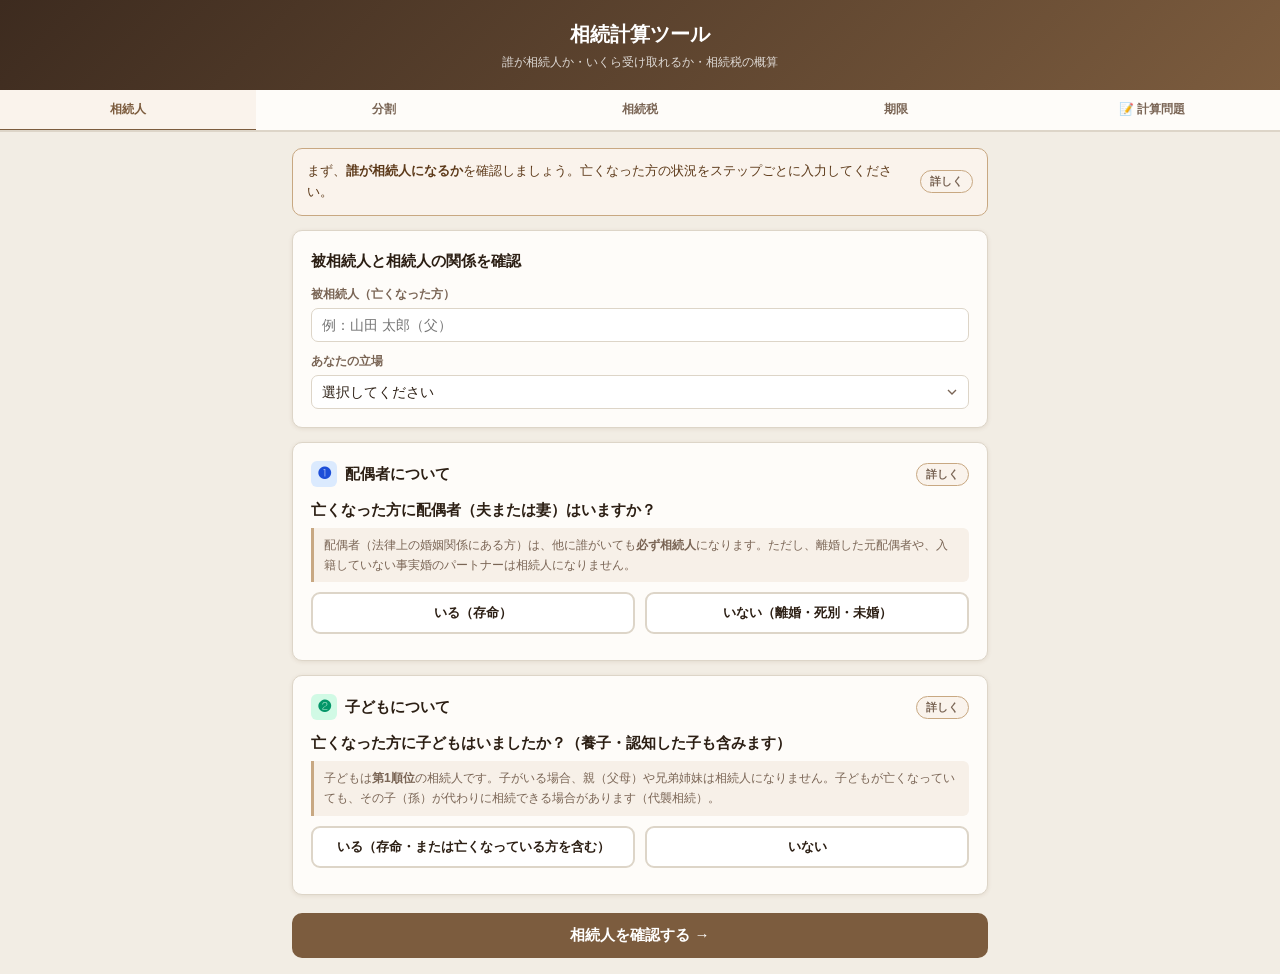
<file: sozoku.html>
<!DOCTYPE html>
<html lang="ja">
<head>
<meta charset="UTF-8">
<meta name="viewport" content="width=device-width, initial-scale=1.0, maximum-scale=1.0">
<title>相続計算ツール</title>
<style>
:root{--primary:#7C5C3E;--primary-hover:#5D4230;--primary-light:#FAF3EC;--success:#4D7C5A;--success-light:#EEF7F1;--success-border:#95C4A4;--warning:#B07A3C;--warning-light:#FBF5EC;--danger:#B84040;--danger-light:#FEF2F2;--border:#DDD5C8;--bg:#F2EDE4;--card:#FEFCF9;--text:#2C1F14;--text-muted:#7A6555;--radius:10px;--shadow:0 1px 4px rgba(100,60,20,.10)}
*,*::before,*::after{box-sizing:border-box;margin:0;padding:0}
body{font-family:-apple-system,BlinkMacSystemFont,'Noto Sans JP','Hiragino Kaku Gothic ProN',sans-serif;background:var(--bg);color:var(--text);font-size:14px;line-height:1.6;min-height:100vh}
.header{background:linear-gradient(135deg,#3D2B1F,#7C5C3E);color:#fff;padding:18px 20px;text-align:center}
.header h1{font-size:20px;font-weight:700}.header p{font-size:12px;opacity:.8;margin-top:3px}
.tabs{display:flex;background:var(--card);border-bottom:2px solid var(--border);overflow-x:auto;position:sticky;top:0;z-index:10}
.tab-btn{flex:1;min-width:70px;padding:11px 4px;border:none;background:none;cursor:pointer;font-size:12px;font-weight:600;color:var(--text-muted);border-bottom:3px solid transparent;margin-bottom:-2px;transition:all .2s;white-space:nowrap}
.tab-btn.active{color:var(--primary);border-bottom-color:var(--primary);background:var(--primary-light)}
.container{max-width:720px;margin:0 auto;padding:16px 12px}
.panel{display:none}.panel.active{display:block}
.card{background:var(--card);border-radius:var(--radius);border:1px solid var(--border);padding:18px;margin-bottom:14px;box-shadow:var(--shadow)}
.card-title{font-size:15px;font-weight:700;margin-bottom:12px;display:flex;align-items:center;gap:8px;color:var(--text)}
.icon{width:26px;height:26px;border-radius:6px;flex-shrink:0;display:inline-flex;align-items:center;justify-content:center;font-size:13px;font-weight:700}
.help-btn{border:1px solid #C8A882;border-radius:20px;background:#FAF3EC;color:var(--text-muted);cursor:pointer;font-size:11px;font-weight:600;flex-shrink:0;margin-left:auto;padding:3px 9px;white-space:nowrap;transition:all .2s}
.help-btn:hover{background:var(--primary-light);border-color:var(--primary);color:var(--primary)}
.info-banner{background:var(--primary-light);border:1px solid #C8A882;border-radius:var(--radius);padding:12px 14px;margin-bottom:14px;display:flex;justify-content:space-between;align-items:center;gap:10px}
.info-banner p{font-size:13px;color:#5D3A1A;flex:1}
.form-row{display:grid;grid-template-columns:1fr 1fr;gap:12px;margin-bottom:12px}
@media(max-width:480px){.form-row{grid-template-columns:1fr}}
.form-group{display:flex;flex-direction:column;gap:4px}
label{font-size:12px;font-weight:600;color:var(--text-muted)}
.input-wrap{display:flex;align-items:center;gap:6px}.input-wrap input,.input-wrap select{flex:1}
.unit{font-size:13px;color:var(--text-muted);white-space:nowrap}
input[type=number],input[type=text],select{width:100%;padding:8px 10px;border:1.5px solid var(--border);border-radius:7px;font-size:14px;color:var(--text);background:#fff;transition:border-color .2s;-webkit-appearance:none}
input:focus,select:focus{outline:none;border-color:var(--primary);box-shadow:0 0 0 3px rgba(124,92,62,.12)}
select{background-image:url("data:image/svg+xml,%3Csvg xmlns='http://www.w3.org/2000/svg' width='16' height='16' viewBox='0 0 24 24' fill='none' stroke='%237A6555' stroke-width='2'%3E%3Cpath d='M6 9l6 6 6-6'/%3E%3C/svg%3E");background-repeat:no-repeat;background-position:right 8px center;padding-right:30px}
.toggle-row{display:flex;align-items:center;gap:10px;margin-bottom:10px}
.toggle-row input[type=checkbox]{width:18px;height:18px;cursor:pointer;accent-color:var(--primary)}
.toggle-row label{font-size:13px;font-weight:600;color:var(--text);cursor:pointer;margin:0}
.extra-fields{background:#F7F0E8;border-radius:8px;padding:12px;margin-top:8px;border:1px dashed var(--border)}
.btn-calc{width:100%;padding:13px;background:var(--primary);color:#fff;border:none;border-radius:var(--radius);font-size:15px;font-weight:700;cursor:pointer;transition:background .2s;margin-top:4px}
.btn-calc:hover{background:var(--primary-hover)}
.btn-link{background:none;border:none;color:var(--primary);font-size:13px;font-weight:700;cursor:pointer;text-decoration:underline;padding:4px 0}
.note{font-size:12px;color:#7A4A1E;background:#FBF5EC;border:1px solid #F0C070;border-radius:7px;padding:8px 12px;margin-top:8px;display:flex;gap:6px;line-height:1.6}
.note-icon{flex-shrink:0}
.err-msg{background:var(--danger-light);border:1px solid #fca5a5;border-radius:8px;padding:10px 14px;color:var(--danger);font-size:13px;margin-bottom:12px}
/* Questionnaire */
.q-label{font-size:15px;font-weight:700;color:var(--text);margin-bottom:6px;line-height:1.5}
.q-why{font-size:12px;color:var(--text-muted);background:#F7F0E8;border-left:3px solid #C8A882;padding:7px 10px;border-radius:0 6px 6px 0;margin-bottom:10px;line-height:1.7}
.q-choices{display:flex;gap:10px;flex-wrap:wrap;margin-bottom:8px}
.q-choice{flex:1;min-width:130px;padding:10px 14px;border:2px solid var(--border);border-radius:9px;background:#fff;cursor:pointer;font-size:13px;font-weight:600;color:var(--text);transition:all .2s;text-align:center}
.q-choice:hover{border-color:var(--primary);background:var(--primary-light);color:var(--primary)}
.q-choice.selected{border-color:var(--primary);background:var(--primary);color:#fff}
.q-sub{background:#F7F0E8;border-radius:8px;padding:12px 14px;margin-top:8px;border:1px dashed var(--border);display:none}
.q-sub.visible{display:block}
.q-input-row{display:flex;align-items:center;gap:10px;margin:6px 0;flex-wrap:wrap}
.q-input-row label{font-size:13px;font-weight:600;color:var(--text);margin:0;white-space:nowrap}
.q-input-row input{width:70px;padding:7px 10px;border:1.5px solid var(--border);border-radius:7px;font-size:14px;text-align:center;background:#fff}
.q-divider{height:1px;background:var(--border);margin:12px 0}
/* Result */
.result-hero{background:linear-gradient(135deg,#3D2B1F,#7C5C3E);color:#fff;border-radius:var(--radius);padding:22px 20px;margin-bottom:14px;text-align:center}
.result-hero .rh-sub{font-size:13px;opacity:.8;margin-bottom:4px}
.result-hero .rh-amount{font-size:38px;font-weight:800;letter-spacing:-.02em;line-height:1.1}
.result-hero .rh-label{font-size:13px;opacity:.75;margin-top:6px}
.result-hero .rh-iryubun{font-size:13px;margin-top:10px;background:rgba(255,255,255,.15);border-radius:7px;padding:8px 14px}
.result-box{background:var(--success-light);border:1.5px solid var(--success-border);border-radius:var(--radius);padding:18px;margin-bottom:14px}
.result-box.warn{background:var(--warning-light);border-color:#C8A882}
.result-label{font-size:13px;font-weight:600;color:var(--success);margin-bottom:2px}
.result-amount{font-size:28px;font-weight:800;color:var(--success);line-height:1.1}
.result-sub{font-size:12px;color:#2D5E3A;margin-top:5px}
.result-table{width:100%;border-collapse:collapse;margin:10px 0;font-size:13px}
.result-table th{background:#EDE5D8;color:var(--primary);padding:7px 10px;text-align:left;font-weight:700;border-bottom:2px solid #C8A882}
.result-table td{padding:7px 10px;border-bottom:1px dashed var(--border);vertical-align:top}
.result-table tr:last-child td{border-bottom:none}
.result-table .hl{font-weight:700;color:var(--primary)}
.result-table .no-right{color:var(--text-muted);font-style:italic;font-size:12px}
.result-table tr.self-row{background:#FFF8EC}
.result-table tr.self-row td{border-left:3px solid var(--primary)}
.breakdown{background:#F7F0E8;border-radius:8px;border:1px solid var(--border);padding:14px;margin-bottom:14px}
.breakdown-title{font-size:12px;font-weight:700;color:var(--text-muted);margin-bottom:10px;letter-spacing:.05em}
.bk-row{display:flex;justify-content:space-between;align-items:flex-start;padding:5px 0;border-bottom:1px dashed #DDD5C8;gap:8px;font-size:13px}
.bk-row:last-child{border-bottom:none}
.bk-key{color:var(--text-muted);flex:1}.bk-val{font-weight:700;white-space:nowrap;color:var(--text)}
.bk-desc{font-size:12px;color:var(--text);background:#fff;border-radius:5px;padding:6px 8px;margin:4px 0 6px;border-left:3px solid #C8A882;line-height:1.7}
.bk-total{background:#EDE5D8;border-radius:6px;padding:10px 12px;margin-top:8px;display:flex;justify-content:space-between;align-items:center;font-weight:700}
.bk-total .key{color:var(--primary)}.bk-total .val{color:var(--primary);font-size:16px}
/* Heir badges */
.heir-badges{display:flex;flex-wrap:wrap;gap:6px;margin:10px 0}
.heir-badge{display:inline-flex;align-items:center;background:#EDE5D8;border:1px solid #C8A882;border-radius:20px;padding:4px 12px;font-size:12px;font-weight:700;color:var(--primary)}
.heir-badge.self{background:var(--primary);color:#fff;border-color:var(--primary)}
.heir-reason-box{background:#F7F0E8;border-radius:8px;padding:12px 14px;margin-top:8px}
.heir-reason-item{display:flex;gap:8px;font-size:12px;line-height:1.65;margin-bottom:6px}
.heir-reason-item:last-child{margin-bottom:0}
.hr-mark{flex-shrink:0;font-weight:700}
.hr-mark.ok{color:var(--success)}.hr-mark.ng{color:var(--text-muted)}
/* Position selector */
.pos-grid{display:grid;grid-template-columns:repeat(auto-fill,minmax(120px,1fr));gap:8px;margin-top:10px}
.pos-card{padding:10px 8px;border:2px solid var(--border);border-radius:9px;background:#fff;cursor:pointer;font-size:13px;font-weight:600;text-align:center;transition:all .2s}
.pos-card:hover{border-color:var(--primary);background:var(--primary-light)}
.pos-card.selected{border-color:var(--primary);background:var(--primary);color:#fff}
.pos-icon{font-size:18px;margin-bottom:3px}
/* Distribution bar */
.dist-bar-wrap{margin:14px 0}
.dist-bar{display:flex;border-radius:8px;overflow:hidden;height:40px}
.dist-seg{display:flex;align-items:center;justify-content:center;font-size:11px;font-weight:700;color:#fff;min-width:0;overflow:hidden;white-space:nowrap;padding:0 4px;transition:flex .4s}
.dist-legend{display:flex;flex-wrap:wrap;gap:8px;margin-top:8px}
.dist-legend-item{display:flex;align-items:center;gap:5px;font-size:12px;font-weight:600}
.dist-dot{width:12px;height:12px;border-radius:3px;flex-shrink:0}
/* Timeline */
.timeline{display:flex;flex-direction:column;gap:0}
.tl-item{display:flex;gap:14px;padding-bottom:22px;position:relative}
.tl-item:last-child{padding-bottom:0}
.tl-item:not(:last-child)::before{content:'';position:absolute;left:15px;top:34px;bottom:0;width:2px;background:var(--border)}
.tl-dot{width:32px;height:32px;border-radius:50%;flex-shrink:0;display:flex;align-items:center;justify-content:center;font-size:15px;border:2px solid var(--border);background:#fff;z-index:1}
.tl-dot.urgent{border-color:#B84040;background:#FEF2F2}
.tl-dot.warn{border-color:#B07A3C;background:#FBF5EC}
.tl-dot.ok{border-color:#4D7C5A;background:#EEF7F1}
.tl-content{flex:1;padding-top:4px}
.tl-title{font-size:14px;font-weight:700}
.tl-deadline{font-size:13px;font-weight:700;color:var(--danger);margin:2px 0}
.tl-deadline.warn{color:var(--warning)}
.tl-deadline.ok{color:var(--success)}
.tl-desc{font-size:12px;color:var(--text-muted);line-height:1.7;margin-top:3px}
/* Modal */
.modal-overlay{position:fixed;top:0;left:0;right:0;bottom:0;background:rgba(0,0,0,.5);z-index:100;display:none;align-items:flex-start;justify-content:center;padding:20px;overflow-y:auto}
.modal-overlay.open{display:flex}
.modal-box{background:var(--card);border-radius:14px;padding:22px;max-width:500px;width:100%;margin:auto;position:relative;border:1px solid var(--border)}
.modal-close{position:absolute;top:12px;right:12px;background:none;border:none;cursor:pointer;font-size:20px;color:var(--text-muted);padding:4px}
.modal-title{font-size:16px;font-weight:700;margin-bottom:14px;padding-right:30px;color:var(--primary)}
.modal-body{font-size:13px;line-height:1.75}
.modal-body h4{font-size:13px;font-weight:700;margin:12px 0 5px;color:var(--text)}
.modal-body p{margin-bottom:8px}
.modal-body ol,.modal-body ul{padding-left:16px;margin-bottom:8px}
.modal-body li{margin-bottom:5px}
.help-note{background:#FBF5EC;border-left:3px solid #C8A882;padding:8px 12px;border-radius:0 6px 6px 0;margin:10px 0;font-size:12px;line-height:1.7}
.modal-body table{width:100%;border-collapse:collapse;margin:8px 0}
.modal-body th,.modal-body td{padding:6px 8px;border:1px solid var(--border);font-size:12px}
.modal-body th{background:var(--primary-light);color:var(--primary)}
.sec-title{font-size:12px;font-weight:700;color:var(--text-muted);letter-spacing:.06em;margin:14px 0 10px;display:flex;align-items:center;gap:8px}
.sec-title::after{content:'';flex:1;height:1px;background:var(--border)}
.btn-add{display:inline-flex;align-items:center;gap:5px;padding:6px 14px;border:1.5px dashed var(--primary);border-radius:8px;background:var(--primary-light);color:var(--primary);cursor:pointer;font-size:13px;font-weight:600;margin-top:8px;transition:all .2s}
.btn-add:hover{background:var(--primary);color:#fff}
.haki-row{display:flex;align-items:center;gap:10px;padding:6px 0;border-bottom:1px dashed var(--border)}
.haki-row:last-child{border-bottom:none}
.haki-row label{font-size:13px;color:var(--text);cursor:pointer;flex:1}
.haki-row input[type=checkbox]{width:18px;height:18px;accent-color:var(--danger);cursor:pointer}
.quiz-card{background:var(--card);border-radius:var(--radius);border:2px solid var(--primary);padding:20px;margin-bottom:14px;}
.quiz-question{font-size:15px;font-weight:700;color:var(--text);line-height:1.7;margin-bottom:14px;}
.quiz-answer{display:none;background:#F7F0E8;border-radius:8px;padding:14px;margin-top:10px;}
.quiz-answer.show{display:block;}
.quiz-step{font-size:13px;line-height:1.9;margin-bottom:8px;}
.quiz-formula{font-family:'Courier New',monospace;font-size:12px;background:#EDE5D8;padding:6px 10px;border-radius:5px;margin:4px 0;display:block;}
.quiz-answer-final{font-size:20px;font-weight:800;color:var(--success);margin-top:10px;}
.quiz-btn{padding:10px 20px;border:none;border-radius:var(--radius);font-size:14px;font-weight:700;cursor:pointer;transition:background .2s;margin-right:8px;margin-top:8px;}
.quiz-btn-show{background:var(--success);color:#fff;}
.quiz-btn-show:hover{background:#3A6B46;}
.quiz-btn-next{background:var(--primary);color:#fff;}
.quiz-btn-next:hover{background:var(--primary-hover);}
.quiz-btn-start{width:100%;padding:13px;background:var(--primary);color:#fff;border:none;border-radius:var(--radius);font-size:15px;font-weight:700;cursor:pointer;transition:background .2s;}
.quiz-btn-start:hover{background:var(--primary-hover);}
</style>
</head>
<body>
<header class="header">
  <h1>相続計算ツール</h1>
  <p>誰が相続人か・いくら受け取れるか・相続税の概算</p>
</header>
<nav class="tabs">
  <button class="tab-btn active" onclick="switchTab('heir',this)">相続人</button>
  <button class="tab-btn" onclick="switchTab('bunkatsu',this)">分割</button>
  <button class="tab-btn" onclick="switchTab('zei',this)">相続税</button>
  <button class="tab-btn" onclick="switchTab('jiko',this)">期限</button>
  <button class="tab-btn" onclick="switchTab('mondai',this)">📝 計算問題</button>
</nav>
<div class="container">

<!-- ① 相続人を確認 -->
<div id="panel-heir" class="panel active">
  <div class="info-banner">
    <p>まず、<strong>誰が相続人になるか</strong>を確認しましょう。亡くなった方の状況をステップごとに入力してください。</p>
    <button class="help-btn" onclick="showHelp('heir-system')">詳しく</button>
  </div>

  <!-- 被相続人・相続人関係選択 -->
  <div class="card">
    <div class="card-title">被相続人と相続人の関係を確認</div>
    <div class="form-group">
      <label>被相続人（亡くなった方）</label>
      <input type="text" id="hisozoku-name" placeholder="例：山田 太郎（父）">
    </div>
    <div class="form-group" style="margin-top:10px">
      <label>あなたの立場</label>
      <select id="souzoku-position" onchange="updateSozokuPosition()">
        <option value="">選択してください</option>
        <option value="haigusha">配偶者</option>
        <option value="ko1">子（第1順位）</option>
        <option value="oyako">直系尊属（父母・祖父母）（第2順位）</option>
        <option value="kyodai">兄弟姉妹（第3順位）</option>
        <option value="daishuu_mago">代襲相続人（孫）</option>
        <option value="daishuu_oi">代襲相続人（甥・姪）</option>
      </select>
    </div>
    <div id="sozoku-position-info" class="bk-desc" style="margin-top:8px;display:none"></div>
  </div>

  <!-- Q1: 配偶者 -->
  <div class="card">
    <div class="card-title"><span class="icon" style="background:#dbeafe;color:#1d4ed8">❶</span>配偶者について<button class="help-btn" onclick="showHelp('spouse')">詳しく</button></div>
    <div class="q-label">亡くなった方に<strong>配偶者（夫または妻）</strong>はいますか？</div>
    <div class="q-why">配偶者（法律上の婚姻関係にある方）は、他に誰がいても<strong>必ず相続人</strong>になります。ただし、離婚した元配偶者や、入籍していない事実婚のパートナーは相続人になりません。</div>
    <div class="q-choices">
      <button class="q-choice" id="spouse-yes" onclick="setQ('spouse',true)">いる（存命）</button>
      <button class="q-choice" id="spouse-no" onclick="setQ('spouse',false)">いない（離婚・死別・未婚）</button>
    </div>
  </div>

  <!-- Q2: 子 -->
  <div class="card">
    <div class="card-title"><span class="icon" style="background:#d1fae5;color:#059669">❷</span>子どもについて<button class="help-btn" onclick="showHelp('children')">詳しく</button></div>
    <div class="q-label">亡くなった方に<strong>子ども</strong>はいましたか？（養子・認知した子も含みます）</div>
    <div class="q-why">子どもは<strong>第1順位</strong>の相続人です。子がいる場合、親（父母）や兄弟姉妹は相続人になりません。子どもが亡くなっていても、その子（孫）が代わりに相続できる場合があります（代襲相続）。</div>
    <div class="q-choices">
      <button class="q-choice" id="child-yes" onclick="setQ('child',true)">いる（存命・または亡くなっている方を含む）</button>
      <button class="q-choice" id="child-no" onclick="setQ('child',false)">いない</button>
    </div>
    <div id="child-sub" class="q-sub">
      <div class="q-input-row">
        <label>存命の子どもの人数：</label>
        <input type="number" id="q-child-alive" value="1" min="0" max="10" onchange="syncQ()">
        <span class="unit">人</span>
      </div>
      <div class="q-divider"></div>
      <div class="q-label" style="font-size:13px;margin-bottom:6px">子どものうち、<strong>亡くなっている方</strong>はいますか？（代襲相続の確認）</div>
      <div class="q-why" style="font-size:11px">亡くなった子に子ども（孫）がいる場合、その孫が「代わりに」相続します。これを「代襲相続」といいます。亡くなった子に子どもがいなければ、その枠はなかったものになります。</div>
      <div class="q-choices">
        <button class="q-choice" id="gc-yes" onclick="setQ('gc',true)">亡くなっている子がいる（孫が代襲相続）</button>
        <button class="q-choice" id="gc-no" onclick="setQ('gc',false)">全員存命</button>
      </div>
      <div id="gc-sub" style="display:none;margin-top:8px">
        <div class="q-why" style="font-size:11px">亡くなった子ごとに、その子ども（孫）の人数を入力してください。孫が複数の亡くなった子に分かれる場合、それぞれの親の取り分をさらに分けます。</div>
        <div id="dead-child-list"></div>
        <button class="btn-add" onclick="addDeadChild()">＋ 亡くなっている子を追加</button>
      </div>
    </div>
  </div>

  <!-- Q3: 親（子なし時のみ表示） -->
  <div id="parent-section" class="card" style="display:none">
    <div class="card-title"><span class="icon" style="background:#fce7f3;color:#be185d">❸</span>親（父母）について<button class="help-btn" onclick="showHelp('parents')">詳しく</button></div>
    <div class="q-label">亡くなった方の<strong>親（父母・祖父母）</strong>で存命の方はいますか？</div>
    <div class="q-why">子がいない場合、親（父母）が<strong>第2順位</strong>の相続人になります。両親がともに亡くなっている場合は祖父母が相続人になります。親がいる場合、兄弟姉妹は相続人になりません。</div>
    <div class="q-choices">
      <button class="q-choice" id="parent-yes" onclick="setQ('parent',true)">いる</button>
      <button class="q-choice" id="parent-no" onclick="setQ('parent',false)">いない（全員亡くなっている）</button>
    </div>
    <div id="parent-sub" class="q-sub">
      <div class="q-input-row">
        <label>存命の親（または祖父母）の人数：</label>
        <input type="number" id="q-parents" value="1" min="1" max="4" onchange="syncQ()">
        <span class="unit">人</span>
      </div>
    </div>
  </div>

  <!-- Q4: 兄弟姉妹（子も親もなし時のみ） -->
  <div id="sibling-section" class="card" style="display:none">
    <div class="card-title"><span class="icon" style="background:#fef3c7;color:#d97706">❹</span>兄弟姉妹について<button class="help-btn" onclick="showHelp('siblings')">詳しく</button></div>
    <div class="q-label">亡くなった方に<strong>兄弟姉妹</strong>はいましたか？</div>
    <div class="q-why">子も親もいない場合、兄弟姉妹が<strong>第3順位</strong>の相続人になります。亡くなった兄弟姉妹がいる場合、その子ども（甥・姪）が代わりに相続できます（代襲相続）。ただし、甥・姪の子どもは代襲できません。また、兄弟姉妹には遺留分（最低保障の相続権）がありません。</div>
    <div class="q-choices">
      <button class="q-choice" id="sib-yes" onclick="setQ('sib',true)">いる（存命・または亡くなっている方を含む）</button>
      <button class="q-choice" id="sib-no" onclick="setQ('sib',false)">いない</button>
    </div>
    <div id="sibling-sub" class="q-sub">
      <div class="q-input-row">
        <label>存命の兄弟姉妹の数：</label>
        <input type="number" id="q-sib-alive" value="1" min="0" max="10" onchange="syncQ()">
        <span class="unit">人</span>
      </div>
      <div class="q-divider"></div>
      <div class="q-label" style="font-size:13px;margin-bottom:6px">亡くなっている兄弟姉妹がいて、その子（甥・姪）が代わりに相続しますか？</div>
      <div class="q-choices">
        <button class="q-choice" id="neph-yes" onclick="setQ('neph',true)">いる（甥・姪がいる）</button>
        <button class="q-choice" id="neph-no" onclick="setQ('neph',false)">いない</button>
      </div>
      <div id="neph-sub" style="display:none;margin-top:8px">
        <div class="q-why" style="font-size:11px">亡くなった兄弟姉妹ごとに、その子（甥・姪）の人数を入力してください。亡くなった兄弟ごとに取り分が異なります。</div>
        <div id="dead-sib-list"></div>
        <button class="btn-add" onclick="addDeadSib()">＋ 亡くなっている兄弟姉妹を追加</button>
      </div>
    </div>
  </div>

  <button class="btn-calc" onclick="calcHeir()">相続人を確認する →</button>
  <div id="heir-result" style="display:none;margin-top:14px"></div>
</div>

<!-- ② 遺産の分け方 -->
<div id="panel-bunkatsu" class="panel">
  <div class="info-banner">
    <p>遺産の内容を入力すると、<strong>各相続人の取得額</strong>と、あなたが受け取れる金額の目安がわかります。</p>
    <button class="help-btn" onclick="showHelp('bunkatsu')">詳しく</button>
  </div>

  <div id="b-heir-summary" class="card" style="display:none">
    <div class="card-title"><span class="icon" style="background:#dbeafe;color:#1d4ed8">人</span>相続人の構成（① タブで確認済み）</div>
    <div id="b-heir-badges" class="heir-badges"></div>
    <button class="btn-link" onclick="switchTab('heir', document.querySelectorAll('.tab-btn')[0])">① に戻って変更する</button>
  </div>

  <div id="b-heir-manual" class="card">
    <div class="card-title"><span class="icon" style="background:#fce7f3;color:#be185d">人</span>相続人の構成<button class="help-btn" onclick="showHelp('heir-system')">詳しく</button></div>
    <div class="form-row" style="margin-bottom:8px">
      <div class="form-group">
        <label>相続人の構成</label>
        <select id="b-heir-type" onchange="updateBHeirCount()">
          <option value="1">配偶者のみ</option>
          <option value="2" selected>配偶者＋子</option>
          <option value="3">配偶者＋親（父母）</option>
          <option value="4">配偶者＋兄弟姉妹</option>
          <option value="5">子のみ</option>
          <option value="6">親（父母）のみ</option>
          <option value="7">兄弟姉妹のみ</option>
        </select>
      </div>
      <div id="b-count-wrap" class="form-group">
        <label id="b-count-label">子の人数</label>
        <div class="input-wrap"><input type="number" id="b-heir-count" value="2" min="1" max="10"><span class="unit">人</span></div>
      </div>
    </div>
  </div>

  <div class="card">
    <div class="card-title"><span class="icon" style="background:#d1fae5;color:#059669">財</span>遺産の内訳<button class="help-btn" onclick="showHelp('estate-detail')">詳しく</button></div>
    <div class="toggle-row" style="margin-bottom:12px">
      <input type="checkbox" id="b-estate-simple-chk" onchange="toggleEstateMode()">
      <label for="b-estate-simple-chk">遺産の合計額のみ入力する（簡単入力）</label>
    </div>
    <div id="b-estate-simple-wrap" style="display:none;margin-bottom:12px">
      <label style="font-size:12px;font-weight:600;color:var(--text-muted)">遺産の合計額（プラスの財産）</label>
      <div class="input-wrap" style="margin-top:4px"><input type="number" id="b-estate-total" placeholder="例：8000" min="0" oninput="syncSozokuToTax()"><span class="unit">万円</span></div>
    </div>
    <div id="b-estate-detail-wrap">
    <div class="form-row">
      <div class="form-group">
        <label>不動産（土地・建物・マンション等）</label>
        <div class="input-wrap"><input type="number" id="b-realestate" placeholder="0" min="0"><span class="unit">万円</span></div>
      </div>
      <div class="form-group">
        <label>預貯金（現金・銀行口座）</label>
        <div class="input-wrap"><input type="number" id="b-deposit" placeholder="0" min="0"><span class="unit">万円</span></div>
      </div>
    </div>
    <div class="form-row">
      <div class="form-group">
        <label>有価証券（株式・投資信託等）</label>
        <div class="input-wrap"><input type="number" id="b-stocks" placeholder="0" min="0"><span class="unit">万円</span></div>
      </div>
      <div class="form-group">
        <label>生命保険金（受取合計額）</label>
        <div class="input-wrap"><input type="number" id="b-insurance" placeholder="0" min="0"><span class="unit">万円</span></div>
      </div>
    </div>
    <div class="form-row">
      <div class="form-group">
        <label>死亡退職金</label>
        <div class="input-wrap"><input type="number" id="b-retirement" placeholder="0" min="0"><span class="unit">万円</span></div>
      </div>
      <div class="form-group">
        <label>その他の財産</label>
        <div class="input-wrap"><input type="number" id="b-other" placeholder="0" min="0"><span class="unit">万円</span></div>
      </div>
    </div>
    <div class="form-row" style="margin-bottom:0">
      <div class="form-group">
        <label>負債・借金（マイナス）</label>
        <div class="input-wrap"><input type="number" id="b-debt" placeholder="0" min="0"><span class="unit">万円</span></div>
      </div>
      <div class="form-group">
        <label>葬式費用（マイナス）</label>
        <div class="input-wrap"><input type="number" id="b-funeral" placeholder="0" min="0"><span class="unit">万円</span></div>
      </div>
    </div>
    <div class="note" style="margin-top:10px"><span class="note-icon">ℹ️</span>生命保険金・死亡退職金は「みなし相続財産」として相続税の計算に含まれますが、遺産分割の対象にはなりません。受取人が指定されている場合はその方が受け取ります。</div>
    </div><!-- /b-estate-detail-wrap -->
  </div>

  <div class="card">
    <div class="card-title"><span class="icon" style="background:#fef3c7;color:#d97706">自</span>あなたのポジション</div>
    <div class="q-label" style="font-size:13px;margin-bottom:4px">あなたは亡くなった方とどのような関係ですか？</div>
    <div id="b-pos-grid" class="pos-grid"></div>
  </div>

  <!-- 特別受益カード -->
  <div class="card">
    <div class="card-title">特別受益（民法903条） <button class="help-btn" onclick="showHelp('tokubestu')">詳しく</button></div>
    <div class="bk-desc">特別受益とは、相続人が被相続人から生前に受けた贈与（学費・住宅購入資金等）や遺贈のことです。みなし相続財産として遺産に持ち戻し、相続分を計算します。</div>
    <div class="form-group" style="margin-top:10px">
      <label>特別受益の総額（万円）</label>
      <div class="input-wrap"><input type="number" id="tokubestu-total" placeholder="例：500" min="0"><span class="unit">万円</span></div>
    </div>
    <div class="bk-formula" style="margin-top:8px;font-size:12px;color:var(--text-muted);background:#F7F0E8;border-radius:6px;padding:8px 10px;line-height:1.8">みなし相続財産 = 遺産総額 + 特別受益額<br>特別受益を受けた相続人の取り分 = みなし相続財産 × 相続分 − 特別受益額</div>
  </div>

  <!-- 寄与分カード -->
  <div class="card">
    <div class="card-title">寄与分（民法904条の2） <button class="help-btn" onclick="showHelp('kiyo')">詳しく</button></div>
    <div class="bk-desc">被相続人の事業を手伝ったり、療養看護をした相続人に認められる特別な取り分です。遺産からまず寄与分を取り出し、残りを法定相続分で分割します。</div>
    <div class="form-group" style="margin-top:10px">
      <label>寄与分（認められる金額・万円）</label>
      <div class="input-wrap"><input type="number" id="kiyo-total" placeholder="例：300" min="0"><span class="unit">万円</span></div>
    </div>
    <div class="bk-formula" style="margin-top:8px;font-size:12px;color:var(--text-muted);background:#F7F0E8;border-radius:6px;padding:8px 10px;line-height:1.8">寄与分控除後の遺産 = 遺産総額 − 寄与分<br>寄与者の取り分 = (控除後遺産 × 相続分) + 寄与分</div>
  </div>

  <button class="btn-calc" onclick="calcBunkatsu()">法定相続分を計算する →</button>
  <div id="b-result" style="display:none;margin-top:14px"></div>
</div>

<!-- ③ 相続税の概算 -->
<div id="panel-zei" class="panel">
  <div class="info-banner">
    <p>相続税の基礎控除は「3,000万円 ＋ 600万円 × 法定相続人の数」です。これを超えた分に税金がかかります。</p>
    <button class="help-btn" onclick="showHelp('zei')">詳しく</button>
  </div>

  <div class="card">
    <div class="card-title"><span class="icon" style="background:#dbeafe;color:#1d4ed8">財</span>財産・債務の入力</div>
    <div class="form-row">
      <div class="form-group">
        <label>遺産総額（万円）<button class="help-btn" style="margin-left:4px" onclick="showHelp('estate-detail')">詳しく</button></label>
        <div class="input-wrap"><input type="number" id="z-estate" placeholder="例：8000" min="0"><span class="unit">万</span></div>
      </div>
      <div class="form-group">
        <label>債務・葬式費用（万円）</label>
        <div class="input-wrap"><input type="number" id="z-debt" placeholder="例：500" min="0"><span class="unit">万</span></div>
      </div>
    </div>
    <div class="form-row" style="margin-bottom:0">
      <div class="form-group">
        <label>生命保険金（万円）<button class="help-btn" style="margin-left:4px" onclick="showHelp('insurance')">詳しく</button></label>
        <div class="input-wrap"><input type="number" id="z-insurance" placeholder="例：1000" min="0"><span class="unit">万</span></div>
      </div>
      <div class="form-group">
        <label>死亡退職金（万円）<button class="help-btn" style="margin-left:4px" onclick="showHelp('retirement')">詳しく</button></label>
        <div class="input-wrap"><input type="number" id="z-retirement" placeholder="例：500" min="0"><span class="unit">万</span></div>
      </div>
    </div>
  </div>

  <div class="card">
    <div class="card-title"><span class="icon" style="background:#fce7f3;color:#be185d">人</span>相続人の構成</div>
    <div class="form-row">
      <div class="form-group">
        <label>相続人の構成</label>
        <select id="z-heir-type" onchange="updateZHeirCount()">
          <option value="1">配偶者のみ</option>
          <option value="2" selected>配偶者＋子</option>
          <option value="3">配偶者＋親（父母）</option>
          <option value="4">配偶者＋兄弟姉妹</option>
          <option value="5">子のみ</option>
          <option value="6">親（父母）のみ</option>
          <option value="7">兄弟姉妹のみ</option>
        </select>
      </div>
      <div id="z-count-wrap" class="form-group">
        <label id="z-count-label">子の人数</label>
        <div class="input-wrap"><input type="number" id="z-heir-count" value="2" min="1" max="10"><span class="unit">人</span></div>
      </div>
    </div>
    <div id="z-spouse-wrap">
      <label style="font-size:12px;font-weight:600;color:var(--text-muted)">配偶者の実際の取得割合（%）</label>
      <div class="input-wrap" style="margin-top:4px"><input type="number" id="z-spouse-pct" value="50" min="0" max="100"><span class="unit">%</span></div>
      <div class="note" style="margin-top:8px"><span class="note-icon">ℹ️</span>配偶者は法定相続分か1億6千万円のいずれか多い方まで非課税になります（配偶者の税額軽減）。</div>
    </div>
  </div>

  <div class="card">
    <div class="card-title"><span class="icon" style="background:#d1fae5;color:#059669">控</span>各種控除（該当する場合）</div>
    <div class="toggle-row">
      <input type="checkbox" id="z-minor-chk" onchange="toggleExtra('z-minor-extra')">
      <label for="z-minor-chk">未成年者控除（18歳未満の相続人がいる）</label>
      <button class="help-btn" onclick="showHelp('minor')">詳しく</button>
    </div>
    <div id="z-minor-extra" class="extra-fields" style="display:none">
      <div class="form-row" style="margin-bottom:0">
        <div class="form-group"><label>未成年者の年齢</label><div class="input-wrap"><input type="number" id="z-minor-age" placeholder="例：10" min="0" max="17"><span class="unit">歳</span></div></div>
        <div class="form-group"><label>未成年の相続人の人数</label><div class="input-wrap"><input type="number" id="z-minor-count" value="1" min="1" max="5"><span class="unit">人</span></div></div>
      </div>
    </div>
    <div class="toggle-row" style="margin-top:12px">
      <input type="checkbox" id="z-dis-chk" onchange="toggleExtra('z-dis-extra')">
      <label for="z-dis-chk">障害者控除（障害者の相続人がいる）</label>
      <button class="help-btn" onclick="showHelp('disability')">詳しく</button>
    </div>
    <div id="z-dis-extra" class="extra-fields" style="display:none">
      <div class="form-row">
        <div class="form-group"><label>障害の種別</label><select id="z-dis-type"><option value="general">一般障害者</option><option value="special">特別障害者</option></select></div>
        <div class="form-group"><label>障害者の年齢</label><div class="input-wrap"><input type="number" id="z-dis-age" placeholder="例：40" min="0" max="84"><span class="unit">歳</span></div></div>
      </div>
      <div class="form-group"><label>障害者の相続人の人数</label><div class="input-wrap"><input type="number" id="z-dis-count" value="1" min="1" max="5"><span class="unit">人</span></div></div>
    </div>
  </div>

  <button class="btn-calc" onclick="calcZei()">相続税を計算する →</button>
  <div id="z-result" style="display:none;margin-top:14px"></div>
</div>

<!-- ④ 期限・時効 -->
<div id="panel-jiko" class="panel">
  <div class="info-banner">
    <p>相続には<strong>期限が定められた手続き</strong>がいくつかあります。特に相続放棄は3ヶ月と短いため注意が必要です。</p>
  </div>

  <div class="card">
    <div class="card-title"><span class="icon" style="background:#fef3c7;color:#d97706">📅</span>期限日を計算する</div>
    <p style="font-size:13px;color:var(--text-muted);margin-bottom:12px">お亡くなりになった日と、あなたが相続を知った日を入力すると、各期限の具体的な日付とあと何日かが表示されます。</p>
    <div class="form-row">
      <div class="form-group">
        <label>お亡くなりになった日（相続開始日）</label>
        <input type="date" id="jiko-death-date" onchange="updateDeadlines()">
      </div>
      <div class="form-group">
        <label>相続を知った日</label>
        <input type="date" id="jiko-known-date" onchange="updateDeadlines()">
      </div>
    </div>
    <div id="jiko-deadline-display" style="display:none;margin-top:8px"></div>
  </div>

  <div class="card">
    <div class="card-title"><span class="icon" style="background:#fef2f2;color:#B84040">⏰</span>重要な期限一覧</div>
    <div class="timeline">
      <div class="tl-item">
        <div class="tl-dot urgent">⚡</div>
        <div class="tl-content">
          <div class="tl-title">相続放棄・限定承認</div>
          <div class="tl-deadline">相続を知った日から 3ヶ月以内</div>
          <div class="tl-desc">相続放棄とは「一切の遺産も借金も引き継がない」という意思表示です。被相続人（亡くなった方）に借金が多い場合に有効です。家庭裁判所に申し立てます。限定承認は「遺産の範囲内でのみ借金を引き継ぐ」制度で、相続人全員で申し立てる必要があります。<strong>この期限を過ぎると自動的に「単純承認」（全部引き継ぐ）とみなされます。</strong></div>
        </div>
      </div>
      <div class="tl-item">
        <div class="tl-dot urgent">税</div>
        <div class="tl-content">
          <div class="tl-title">相続税の申告・納付</div>
          <div class="tl-deadline">相続を知った日の翌日から 10ヶ月以内</div>
          <div class="tl-desc">相続税がかかる場合（基礎控除を超える場合）は、この期限内に税務署への申告と納税が必要です。期限を過ぎると延滞税・加算税が課されます。遺産分割が決まっていなくても、法定相続分で仮申告し、後で修正申告することができます。<strong>配偶者の税額軽減や小規模宅地等の特例を使う場合も、申告が必要です。</strong></div>
        </div>
      </div>
      <div class="tl-item">
        <div class="tl-dot warn">📝</div>
        <div class="tl-content">
          <div class="tl-title">準確定申告（故人の確定申告）</div>
          <div class="tl-deadline">相続を知った日から 4ヶ月以内</div>
          <div class="tl-desc">亡くなった方が自営業・不動産収入・給与以外の収入があった場合、相続人が代わりに確定申告をする必要があります（準確定申告）。給与所得のみの会社員だった場合は原則不要です。</div>
        </div>
      </div>
      <div class="tl-item">
        <div class="tl-dot warn">🏠</div>
        <div class="tl-content">
          <div class="tl-title">不動産の相続登記</div>
          <div class="tl-deadline">相続を知った日から 3年以内（2024年4月より義務化）</div>
          <div class="tl-desc">2024年4月1日から、相続による不動産の名義変更（相続登記）が義務化されました。正当な理由なく期限内に登記しない場合、10万円以下の過料（罰金）が科される可能性があります。2024年4月以前に発生した相続も対象で、2027年3月31日までに手続きが必要です。</div>
        </div>
      </div>
      <div class="tl-item">
        <div class="tl-dot warn">⚖️</div>
        <div class="tl-content">
          <div class="tl-title">遺留分侵害額請求</div>
          <div class="tl-deadline">侵害を知った日から 1年以内　／　相続開始から 10年以内</div>
          <div class="tl-desc">遺言によって自分の遺留分（最低限の相続分）が侵害された場合、侵害した相手に金銭で請求できます（遺留分侵害額請求権）。「自分の遺留分が侵害されたと知った日」から1年以内に請求しないと時効により消滅します。知らなくても相続開始から10年で消滅します。</div>
        </div>
      </div>
      <div class="tl-item">
        <div class="tl-dot ok">💬</div>
        <div class="tl-content">
          <div class="tl-title">遺産分割協議</div>
          <div class="tl-deadline">法律上の期限なし（ただし早期解決を推奨）</div>
          <div class="tl-desc">相続人全員で「誰が何を受け取るか」を話し合うことを遺産分割協議といいます。法律上の期限はありませんが、相続税の申告・納付（10ヶ月）までに決めるのが理想的です。まとまらない場合は、家庭裁判所に遺産分割調停を申し立てることができます。</div>
        </div>
      </div>
      <div class="tl-item">
        <div class="tl-dot ok">🏦</div>
        <div class="tl-content">
          <div class="tl-title">預貯金・株式等の名義変更</div>
          <div class="tl-deadline">法律上の期限なし（早めの手続きを推奨）</div>
          <div class="tl-desc">銀行口座・証券口座等の名義変更や解約には、戸籍謄本や遺産分割協議書など多くの書類が必要です。金融機関によって手続きが異なります。遺産分割が決まり次第、速やかに手続きすることを推奨します。</div>
        </div>
      </div>
    </div>
  </div>

  <div class="card">
    <div class="card-title"><span class="icon" style="background:#d1fae5;color:#059669">📋</span>遺産分割の方法</div>
    <div class="bk-desc" style="margin-bottom:10px">遺産をどう分けるかは、相続人全員の合意が必要です。合意できない場合は、以下の順に解決方法があります。</div>
    <div class="breakdown-title" style="margin-bottom:8px">STEP 1 → 2 → 3 の順で解決を図ります</div>
    <div class="bk-row"><span class="bk-key" style="font-weight:700;color:var(--text)">① 遺産分割協議</span><span class="bk-val" style="color:var(--success)">話し合い</span></div>
    <div class="bk-desc">相続人全員が集まり（または書面で）、誰が何を受け取るかを決めます。全員が合意すれば法定相続分と異なる分け方も可能です。合意内容は「遺産分割協議書」として書面にまとめ、全員が署名・実印で押印します。</div>
    <div class="bk-row"><span class="bk-key" style="font-weight:700;color:var(--text)">② 遺産分割調停</span><span class="bk-val" style="color:var(--warning)">家庭裁判所</span></div>
    <div class="bk-desc">協議がまとまらない場合、家庭裁判所に調停を申し立てます。調停委員が間に入り、話し合いを促します。あくまで話し合いなので、全員が合意しなければ成立しません。申立費用は数千円程度です。</div>
    <div class="bk-row"><span class="bk-key" style="font-weight:700;color:var(--text)">③ 遺産分割審判</span><span class="bk-val" style="color:var(--danger)">裁判所の決定</span></div>
    <div class="bk-desc">調停でも合意できない場合、審判手続きに移行します。裁判官が法律に基づいて分割方法を決定します。原則として法定相続分に従った分割となります。決定に不服がある場合は即時抗告（不服申立て）ができます。</div>
  </div>
</div>

<!-- ⑤ 計算問題 -->
<div id="panel-mondai" class="panel">
  <div class="info-banner">
    <p>相続に関する計算問題をランダムに出題します。法定相続分・遺留分・相続税の基礎控除など、実際の計算力を身につけましょう。</p>
  </div>
  <div id="sozoku-mondai-start-area">
    <button class="quiz-btn-start" onclick="sozokuMondaiNext()">問題を出す</button>
  </div>
  <div id="sozoku-mondai-card" style="display:none;margin-top:14px"></div>
</div>

</div><!-- /container -->

<!-- モーダル -->
<div id="help-modal" class="modal-overlay" onclick="closeModal()">
  <div class="modal-box" onclick="event.stopPropagation()">
    <button class="modal-close" onclick="closeModal()">✕</button>
    <div class="modal-title" id="modal-title"></div>
    <div class="modal-body" id="modal-body"></div>
  </div>
</div>

<script>
// ── State ──────────────────────────────────────────────────────
const S = {
  spouse: null,
  child: null, childAlive: 1, gc: null,
  parent: null, parentsAlive: 1,
  sib: null, sibAlive: 1, neph: null,
  selfRole: null, selfId: null,
  renouncedIds: new Set(),
  heirs: [],
  estateTotal: 0,
};

const ROLE_COLORS = ['#7C5C3E','#4D7C5A','#3A6B7C','#7C4D3A','#5A4D7C','#7C7A3A','#3A7C6B','#7C3A5A'];
const ROLE_NAMES = {spouse:'配偶者',child:'子',grandchild:'孫（代襲）',parent:'親',sibling:'兄弟姉妹',nephew:'甥・姪（代襲）'};

// ── Questionnaire UI ───────────────────────────────────────────
function setQ(key, val) {
  S[key] = val;
  const yes = document.getElementById(key + '-yes');
  const no  = document.getElementById(key + '-no');
  if (yes) yes.classList.toggle('selected', val === true);
  if (no)  no.classList.toggle('selected', val === false);

  if (key === 'spouse') { /* no sub */ }
  if (key === 'child') {
    const sub = document.getElementById('child-sub');
    if (sub) { sub.style.display = val ? 'block' : 'none'; sub.classList.toggle('visible', val); }
    document.getElementById('parent-section').style.display  = val ? 'none' : '';
    document.getElementById('sibling-section').style.display = 'none';
    if (!val) { S.parent = null; S.sib = null; resetQ('parent'); resetQ('sib'); }
  }
  if (key === 'gc') {
    document.getElementById('gc-sub').style.display = val ? 'block' : 'none';
    if (val && document.getElementById('dead-child-list').children.length === 0) addDeadChild();
  }
  if (key === 'parent') {
    const sub = document.getElementById('parent-sub');
    if (sub) { sub.style.display = val ? 'block' : 'none'; sub.classList.toggle('visible', val); }
    document.getElementById('sibling-section').style.display = val ? 'none' : '';
    if (!val) { S.sib = null; resetQ('sib'); }
  }
  if (key === 'sib') {
    const sub = document.getElementById('sibling-sub');
    if (sub) { sub.style.display = val ? 'block' : 'none'; sub.classList.toggle('visible', val); }
  }
  if (key === 'neph') {
    document.getElementById('neph-sub').style.display = val ? 'block' : 'none';
    if (val && document.getElementById('dead-sib-list').children.length === 0) addDeadSib();
  }
}

function resetQ(key) {
  const yes = document.getElementById(key + '-yes');
  const no  = document.getElementById(key + '-no');
  if (yes) yes.classList.remove('selected');
  if (no)  no.classList.remove('selected');
}

function syncQ() {
  S.childAlive   = Math.max(0, parseInt(document.getElementById('q-child-alive')?.value || 1));
  S.parentsAlive = Math.max(1, parseInt(document.getElementById('q-parents')?.value || 1));
  S.sibAlive     = Math.max(0, parseInt(document.getElementById('q-sib-alive')?.value || 1));
}

let deadChildCount = 0;
function addDeadChild() {
  deadChildCount++;
  const id = deadChildCount;
  const div = document.createElement('div');
  div.id = `dead-child-${id}`;
  div.style.cssText = 'display:flex;align-items:center;gap:10px;margin:6px 0;flex-wrap:wrap';
  div.innerHTML = `<span style="font-size:13px;font-weight:600;min-width:70px">亡くなった子${id}人目</span>
    <span style="font-size:12px;white-space:nowrap">孫（代わりに相続する子）：</span>
    <input type="number" id="dc-gc-${id}" value="1" min="1" max="10" style="width:55px;padding:5px;border:1.5px solid var(--border);border-radius:6px;text-align:center;font-size:14px">
    <span style="font-size:12px">人</span>
    <button style="background:none;border:1px solid #ccc;border-radius:5px;padding:2px 8px;cursor:pointer;font-size:12px;color:var(--text-muted)" onclick="rmEl('dead-child-${id}')">✕</button>`;
  document.getElementById('dead-child-list').appendChild(div);
}

let deadSibCount = 0;
function addDeadSib() {
  deadSibCount++;
  const id = deadSibCount;
  const div = document.createElement('div');
  div.id = `dead-sib-${id}`;
  div.style.cssText = 'display:flex;align-items:center;gap:10px;margin:6px 0;flex-wrap:wrap';
  div.innerHTML = `<span style="font-size:13px;font-weight:600;min-width:70px">亡兄弟${id}人目</span>
    <span style="font-size:12px;white-space:nowrap">甥・姪の人数：</span>
    <input type="number" id="ds-neph-${id}" value="1" min="1" max="10" style="width:55px;padding:5px;border:1.5px solid var(--border);border-radius:6px;text-align:center;font-size:14px">
    <span style="font-size:12px">人</span>
    <button style="background:none;border:1px solid #ccc;border-radius:5px;padding:2px 8px;cursor:pointer;font-size:12px;color:var(--text-muted)" onclick="rmEl('dead-sib-${id}')">✕</button>`;
  document.getElementById('dead-sib-list').appendChild(div);
}

function rmEl(id) { const el=document.getElementById(id); if(el) el.remove(); }

function getDeadChildData() {
  const entries = [];
  document.querySelectorAll('[id^="dc-gc-"]').forEach(el => {
    const n = parseInt(el.value) || 0;
    if (n > 0) entries.push({grandchildren: n});
  });
  return entries;
}

function getDeadSibData() {
  const entries = [];
  document.querySelectorAll('[id^="ds-neph-"]').forEach(el => {
    const n = parseInt(el.value) || 0;
    if (n > 0) entries.push({nephews: n});
  });
  return entries;
}

// ── Heir building ──────────────────────────────────────────────
function buildHeirs() {
  syncQ();
  const heirs = [];
  if (S.spouse) heirs.push({id:'spouse', name:'配偶者', role:'spouse'});

  if (S.child) {
    const deadChildData = S.gc ? getDeadChildData() : [];
    const totalChildSlots = S.childAlive + deadChildData.length;

    for (let i = 0; i < S.childAlive; i++) {
      const label = totalChildSlots === 1 ? '子' : `子（${i+1}人目）`;
      heirs.push({id:`child${i+1}`, name: label, role:'child', totalChildSlots});
    }
    deadChildData.forEach((dc, di) => {
      for (let j = 0; j < dc.grandchildren; j++) {
        const gcLabel = dc.grandchildren === 1
          ? `孫（${di+1}人目の子の代襲）`
          : `孫（${di+1}人目の子の代襲・${j+1}人目）`;
        heirs.push({id:`gc${di+1}_${j+1}`, name: gcLabel, role:'grandchild', totalChildSlots, grandchildrenInSlot: dc.grandchildren});
      }
    });
  } else if (S.parent && S.parentsAlive > 0) {
    for (let i = 0; i < S.parentsAlive; i++) {
      const label = S.parentsAlive === 1 ? '親（父または母）' : (i === 0 ? '親（父）' : '親（母）');
      heirs.push({id:`parent${i+1}`, name: label, role:'parent', parentCount: S.parentsAlive});
    }
  } else if (S.sib) {
    const deadSibData = S.neph ? getDeadSibData() : [];
    const totalSibSlots = S.sibAlive + deadSibData.length;

    for (let i = 0; i < S.sibAlive; i++) {
      const label = totalSibSlots === 1 ? '兄弟姉妹' : `兄弟姉妹（${i+1}人目）`;
      heirs.push({id:`sib${i+1}`, name: label, role:'sibling', totalSibSlots});
    }
    deadSibData.forEach((ds, di) => {
      for (let j = 0; j < ds.nephews; j++) {
        const nephLabel = ds.nephews === 1
          ? `甥・姪（${di+1}人目の兄弟の代襲）`
          : `甥・姪（${di+1}人目の兄弟の代襲・${j+1}人目）`;
        heirs.push({id:`neph${di+1}_${j+1}`, name: nephLabel, role:'nephew', totalSibSlots, nephewsInSlot: ds.nephews});
      }
    });
  }
  return heirs;
}

// ── Share calculation ──────────────────────────────────────────
function calcShareRatio(heir, allHeirs) {
  const hasSpouse   = allHeirs.some(h => h.role === 'spouse');
  const hasChildren = allHeirs.some(h => h.role === 'child' || h.role === 'grandchild');
  const hasParents  = allHeirs.some(h => h.role === 'parent');
  const hasSiblings = allHeirs.some(h => h.role === 'sibling' || h.role === 'nephew');

  let spouseBase = 0, othersBase = 0;
  if (!hasSpouse) {
    othersBase = 1;
  } else if (hasChildren)  { spouseBase = 1/2; othersBase = 1/2; }
  else if (hasParents)     { spouseBase = 2/3; othersBase = 1/3; }
  else if (hasSiblings)    { spouseBase = 3/4; othersBase = 1/4; }
  else                     { spouseBase = 1;   othersBase = 0;   }

  switch (heir.role) {
    case 'spouse': return spouseBase;
    case 'child': {
      const tcs = heir.totalChildSlots || 1;
      return othersBase / tcs;
    }
    case 'grandchild': {
      const tcs = heir.totalChildSlots || 1;
      const gcInSlot = heir.grandchildrenInSlot || 1;
      return (othersBase / tcs) / gcInSlot;
    }
    case 'parent': {
      const pc = heir.parentCount || allHeirs.filter(h=>h.role==='parent').length || 1;
      return othersBase / pc;
    }
    case 'sibling': {
      const tss = heir.totalSibSlots || 1;
      return othersBase / tss;
    }
    case 'nephew': {
      const tss = heir.totalSibSlots || 1;
      const nephInSlot = heir.nephewsInSlot || 1;
      return (othersBase / tss) / nephInSlot;
    }
    default: return 0;
  }
}

function calcIryubunRatio(heir, allHeirs, shareRatio) {
  if (!['spouse','child','grandchild','parent'].includes(heir.role)) return null;
  const onlyParents = allHeirs.every(h => ['parent','spouse'].includes(h.role)) &&
    !allHeirs.some(h => h.role === 'child' || h.role === 'grandchild');
  const irTotal = onlyParents && !allHeirs.some(h=>h.role==='spouse') ? 1/3 : 1/2;
  return shareRatio * irTotal;
}

// ── calcHeir ──────────────────────────────────────────────────
function calcHeir() {
  if (S.spouse === null) return showErr('heir-result', '配偶者の有無を選択してください。');
  if (S.child === null)  return showErr('heir-result', '子どもの有無を選択してください。');

  const heirs = buildHeirs();
  S.heirs = heirs;
  S.renouncedIds = new Set();

  if (heirs.length === 0) {
    const html = `<div class="err-msg">⚠ 相続人が見つかりません。配偶者も子も親も兄弟姉妹もいない場合、遺産は国庫に帰属します（特別縁故者への分与が認められる場合があります）。弁護士にご相談ください。</div>`;
    const el = document.getElementById('heir-result');
    el.innerHTML = html; el.style.display = 'block';
    return;
  }

  // 理由の説明
  const reasons = [];
  if (S.spouse) reasons.push({ok:true, text:'配偶者は、他に誰がいても必ず相続人になります。'});
  else reasons.push({ok:false, text:'配偶者はいないため、相続人ではありません。'});

  const hasChildren = heirs.some(h=>h.role==='child'||h.role==='grandchild');
  if (hasChildren) {
    reasons.push({ok:true, text:'子は第1順位の相続人です。' + (S.gc ? '亡くなった子の代わりに孫が代襲相続します。' : '')});
    if (S.child) reasons.push({ok:false, text:'子がいるため、親（父母）と兄弟姉妹は相続人になりません。'});
  } else if (S.child === false || (S.child && S.childAlive === 0 && !S.gc)) {
    reasons.push({ok:false, text:'子がいないため、第2順位の確認に進みます。'});
    if (S.parent) {
      reasons.push({ok:true, text:'親（父母・祖父母）は第2順位の相続人です。'});
      reasons.push({ok:false, text:'親がいるため、兄弟姉妹は相続人になりません。'});
    } else if (S.parent === false) {
      reasons.push({ok:false, text:'親も全員亡くなっているため、第3順位の確認に進みます。'});
      if (S.sib) reasons.push({ok:true, text:'兄弟姉妹は第3順位の相続人です。' + (S.neph ? '亡くなった兄弟姉妹の代わりに甥・姪が代襲相続します。' : '')});
    }
  }

  const badges = heirs.map((h,i) => `<span class="heir-badge" style="background:${ROLE_COLORS[i%ROLE_COLORS.length]};color:#fff;border-color:transparent">${h.name}</span>`).join('');
  const reasonsHtml = reasons.map(r => `<div class="heir-reason-item"><span class="hr-mark ${r.ok?'ok':'ng'}">${r.ok?'✓':'✗'}</span><span>${r.text}</span></div>`).join('');

  // ポジション選択（個別の相続人ごと）
  const posOptions = heirs.map(h =>
    `<div class="pos-card" id="pos-${h.id}" onclick="setSelf('${h.id}')">${h.name}</div>`
  ).join('');

  // 相続放棄チェックボックス
  const hakiRows = heirs.map(h => `
    <div class="haki-row">
      <input type="checkbox" id="haki-${h.id}" onchange="applyHaki()">
      <label for="haki-${h.id}">${h.name}（${ROLE_NAMES[h.role]}）が相続放棄する</label>
    </div>`).join('');

  const html = `
    <div class="card" style="border:2px solid var(--primary)">
      <div class="card-title" style="color:var(--primary)">✅ 相続人の確認結果</div>
      <div style="font-size:13px;font-weight:600;margin-bottom:8px">この相続の相続人：</div>
      <div class="heir-badges">${badges}</div>
      <div class="heir-reason-box">${reasonsHtml}</div>
    </div>
    <div class="card">
      <div class="card-title">⚠ 相続放棄の確認</div>
      <div style="font-size:12px;color:var(--text-muted);margin-bottom:10px">相続放棄した方は遺産の分配から除外されます。放棄した子の孫は代わりに相続できません。</div>
      ${hakiRows}
      <div class="note" style="margin-top:10px"><span class="note-icon">📋</span>相続放棄は家庭裁判所への申立てが必要です（相続を知った日から3ヶ月以内）。放棄すると全ての遺産と借金の相続を免れます。</div>
    </div>
    <div class="card">
      <div class="card-title">あなたはどの相続人ですか？</div>
      <div style="font-size:12px;color:var(--text-muted);margin-bottom:8px">自分の取得額を② タブで確認するために選択してください。</div>
      <div class="pos-grid">${posOptions}<div class="pos-card" id="pos-observer" onclick="setSelf('observer')">関係者・参考として確認</div></div>
    </div>
    <div style="margin-top:4px">
      <button class="btn-calc" onclick="goBunkatsu()">② 遺産の分け方へ進む →</button>
    </div>`;

  const el = document.getElementById('heir-result');
  el.innerHTML = html; el.style.display = 'block';
  el.scrollIntoView({behavior:'smooth', block:'nearest'});
}

function setSelf(id) {
  if (id === 'observer') {
    S.selfId = null; S.selfRole = 'observer';
  } else {
    S.selfId = id;
    const heir = S.heirs.find(h => h.id === id);
    S.selfRole = heir?.role || 'observer';
  }
  document.querySelectorAll('.pos-card').forEach(c => c.classList.remove('selected'));
  const el = document.getElementById('pos-' + id);
  if (el) el.classList.add('selected');
}

function applyHaki() {
  S.renouncedIds = new Set();
  document.querySelectorAll('[id^="haki-"]').forEach(el => {
    if (el.checked) S.renouncedIds.add(el.id.replace('haki-', ''));
  });
}

function autoPopulateZei() {
  const heirs = S.heirs;
  if (!heirs || heirs.length === 0) return;
  const hasSpouse = heirs.some(h => h.role === 'spouse');
  const hasChild  = heirs.some(h => h.role === 'child' || h.role === 'grandchild');
  const hasParent = heirs.some(h => h.role === 'parent');
  const hasSib    = heirs.some(h => h.role === 'sibling' || h.role === 'nephew');
  let type = 5;
  if (hasSpouse && hasChild) type = 2;
  else if (hasSpouse && hasParent) type = 3;
  else if (hasSpouse && hasSib) type = 4;
  else if (hasSpouse) type = 1;
  else if (hasParent) type = 6;
  else if (hasSib) type = 7;
  const nonSpouseCount = heirs.filter(h => h.role !== 'spouse').length;
  const typeEl  = document.getElementById('z-heir-type');
  const countEl = document.getElementById('z-heir-count');
  if (typeEl) { typeEl.value = type; updateZHeirCount(); }
  if (countEl && nonSpouseCount > 0) countEl.value = nonSpouseCount;
}

function goBunkatsu() {
  autoPopulateZei();
  updateBHeirFromState();
  switchTab('bunkatsu', document.querySelectorAll('.tab-btn')[1]);
}

function updateBHeirFromState() {
  if (S.heirs.length === 0) return;

  // Show/hide manual vs auto
  document.getElementById('b-heir-summary').style.display = 'block';
  document.getElementById('b-heir-manual').style.display = 'none';

  const badges = S.heirs.map(h => `<span class="heir-badge">${h.name}</span>`).join('');
  document.getElementById('b-heir-badges').innerHTML = badges;

  // Position grid
  buildPosGrid();
}

function buildPosGrid() {
  const grid = document.getElementById('b-pos-grid');
  if (!grid) return;
  const heirs = S.heirs.length > 0 ? S.heirs : getManualHeirs();
  grid.innerHTML = heirs.map(h =>
    `<div class="pos-card ${S.selfId===h.id?'selected':''}" id="bpos-${h.id}" onclick="setBSelf('${h.id}')">${h.name}</div>`
  ).join('') + `<div class="pos-card ${S.selfRole==='observer'&&!S.selfId?'selected':''}" id="bpos-observer" onclick="setBSelf('observer')">参考として確認</div>`;
}

function setBSelf(id) {
  if (id === 'observer') {
    S.selfId = null; S.selfRole = 'observer';
  } else {
    S.selfId = id;
    const heir = (S.heirs.length > 0 ? S.heirs : getManualHeirs()).find(h => h.id === id);
    S.selfRole = heir?.role || 'observer';
  }
  document.querySelectorAll('[id^="bpos-"]').forEach(c => c.classList.remove('selected'));
  const el = document.getElementById(`bpos-${id}`);
  if (el) el.classList.add('selected');
}

// ── 遺産計算 ──────────────────────────────────────────────────
function getManualHeirs() {
  const type  = parseInt(document.getElementById('b-heir-type')?.value || 2);
  const count = Math.max(1, parseInt(document.getElementById('b-heir-count')?.value || 2));
  return buildManualHeirs(type, count);
}

function buildManualHeirs(type, count) {
  const n = Math.max(1, count);
  const arr = [];
  if ([1,2,3,4].includes(type)) arr.push({id:'spouse',name:'配偶者',role:'spouse'});
  if (type===2) for(let i=1;i<=n;i++) arr.push({id:`child${i}`,name:n===1?'子':`子（${i}人目）`,role:'child',totalChildSlots:n});
  if (type===3) for(let i=1;i<=n;i++) arr.push({id:`parent${i}`,name:n===1?'親':'親（'+i+'人目）',role:'parent',parentCount:n});
  if (type===4) for(let i=1;i<=n;i++) arr.push({id:`sib${i}`,name:n===1?'兄弟姉妹':'兄弟姉妹（'+i+'人目）',role:'sibling',totalSibSlots:n});
  if (type===5) for(let i=1;i<=n;i++) arr.push({id:`child${i}`,name:n===1?'子':`子（${i}人目）`,role:'child',totalChildSlots:n});
  if (type===6) for(let i=1;i<=n;i++) arr.push({id:`parent${i}`,name:n===1?'親':'親（'+i+'人目）',role:'parent',parentCount:n});
  if (type===7) for(let i=1;i<=n;i++) arr.push({id:`sib${i}`,name:n===1?'兄弟姉妹':'兄弟姉妹（'+i+'人目）',role:'sibling',totalSibSlots:n});
  return arr;
}

function calcBunkatsu() {
  const simpleMode = document.getElementById('b-estate-simple-chk')?.checked;
  let realestate, deposit, stocks, insurance, retirement, other, debt, funeral, grossAssets, netEstate;
  if (simpleMode) {
    const total = nv('b-estate-total') || 0;
    realestate = deposit = stocks = insurance = retirement = other = debt = funeral = 0;
    grossAssets = total; netEstate = total;
  } else {
    realestate = nv('b-realestate') || 0;
    deposit    = nv('b-deposit')    || 0;
    stocks     = nv('b-stocks')     || 0;
    insurance  = nv('b-insurance')  || 0;
    retirement = nv('b-retirement') || 0;
    other      = nv('b-other')      || 0;
    debt       = nv('b-debt')       || 0;
    funeral    = nv('b-funeral')    || 0;
    grossAssets = realestate + deposit + stocks + insurance + retirement + other;
    netEstate   = grossAssets - debt - funeral;
  }

  if (netEstate <= 0 && grossAssets <= 0) return showErr('b-result', '遺産額を入力してください。');

  let heirs = S.heirs.length > 0 ? S.heirs : getManualHeirs();
  if (heirs.length === 0) return showErr('b-result', '相続人の構成を確認してください。');

  // Apply 相続放棄
  if (S.renouncedIds && S.renouncedIds.size > 0) {
    heirs = heirs.filter(h => !S.renouncedIds.has(h.id));
    if (heirs.length === 0) return showErr('b-result', '全員が相続放棄した場合、遺産は国庫に帰属します。');
  }

  S.estateTotal = netEstate;

  // Compute shares (normalize remaining after renouncement)
  const rawShares = heirs.map(h => calcShareRatio(h, heirs));
  const totalRaw = rawShares.reduce((s, r) => s + r, 0) || 1;
  const heirData = heirs.map((h, i) => {
    const ratio   = rawShares[i] / totalRaw;
    const amount  = netEstate * ratio;
    const irRatio = calcIryubunRatio(h, heirs, ratio);
    const irAmt   = irRatio !== null ? netEstate * irRatio : null;
    const isSelf  = S.selfId ? h.id === S.selfId : (S.selfRole && S.selfRole !== 'observer' && h.role === S.selfRole);
    return {...h, ratio, amount, irRatio, irAmt, isSelf, color: ROLE_COLORS[i % ROLE_COLORS.length]};
  });

  const selfHeir = heirData.find(h => h.isSelf);

  // Hero box
  let heroHtml = '';
  if (selfHeir && S.selfRole !== 'observer') {
    const irLine = selfHeir.irAmt !== null
      ? `<div class="rh-iryubun">遺留分（遺言があっても最低保障される額）：<strong>${fmtM(selfHeir.irAmt)}</strong></div>` : '';
    heroHtml = `
      <div class="result-hero">
        <div class="rh-sub">あなた（${selfHeir.name}）の法定相続分</div>
        <div class="rh-amount">${fmtM(Math.max(0, selfHeir.amount))}</div>
        <div class="rh-label">遺産 ${fmtM(netEstate)} の ${fracStr(selfHeir.ratio)}</div>
        ${irLine}
      </div>`;
  }

  // Asset breakdown
  let assetRows = '';
  if (realestate > 0) assetRows += `<div class="bk-row"><span class="bk-key">不動産</span><span class="bk-val">${fmtM(realestate)}</span></div>`;
  if (deposit > 0)    assetRows += `<div class="bk-row"><span class="bk-key">預貯金</span><span class="bk-val">${fmtM(deposit)}</span></div>`;
  if (stocks > 0)     assetRows += `<div class="bk-row"><span class="bk-key">有価証券</span><span class="bk-val">${fmtM(stocks)}</span></div>`;
  if (insurance > 0)  assetRows += `<div class="bk-row"><span class="bk-key">生命保険金</span><span class="bk-val">${fmtM(insurance)}</span></div>`;
  if (retirement > 0) assetRows += `<div class="bk-row"><span class="bk-key">死亡退職金</span><span class="bk-val">${fmtM(retirement)}</span></div>`;
  if (other > 0)      assetRows += `<div class="bk-row"><span class="bk-key">その他の財産</span><span class="bk-val">${fmtM(other)}</span></div>`;
  if (debt > 0)       assetRows += `<div class="bk-row"><span class="bk-key">負債（マイナス）</span><span class="bk-val" style="color:var(--danger)">−${fmtM(debt)}</span></div>`;
  if (funeral > 0)    assetRows += `<div class="bk-row"><span class="bk-key">葬式費用（マイナス）</span><span class="bk-val" style="color:var(--danger)">−${fmtM(funeral)}</span></div>`;

  // Distribution bar
  const barSegs = heirData.map(h => {
    const pct = netEstate > 0 ? (h.amount / netEstate) * 100 : 0;
    return `<div class="dist-seg" style="flex:${Math.max(pct,2)};background:${h.color}">${pct>=8 ? Math.round(pct)+'%' : ''}</div>`;
  }).join('');
  const legend = heirData.map(h => {
    const pct = netEstate > 0 ? ((h.amount/netEstate)*100).toFixed(1) : '0';
    return `<div class="dist-legend-item"><div class="dist-dot" style="background:${h.color}"></div>${h.name}：${pct}%</div>`;
  }).join('');

  // Heir table
  let rows = heirData.map(h => {
    const irCell = h.irAmt !== null
      ? `${fracStr(h.irRatio)}<br><span style="font-size:11px;color:var(--text-muted)">${fmtM(h.irAmt)}</span>`
      : `<span class="no-right">なし</span>`;
    const selfMark = h.isSelf ? '👤 ' : '';
    return `<tr ${h.isSelf?'class="self-row"':''}>
      <td>${selfMark}${h.name}</td>
      <td class="hl">${fracStr(h.ratio)}（${(h.ratio*100).toFixed(1)}%）</td>
      <td class="hl">${fmtM(Math.max(0,h.amount))}</td>
      <td>${irCell}</td>
    </tr>`;
  }).join('');

  const html = `
    ${heroHtml}
    <div class="breakdown">
      <div class="breakdown-title">遺産の内訳</div>
      ${assetRows}
      <div class="bk-total"><span class="key">遺産（正味）の合計</span><span class="val">${fmtM(netEstate)}</span></div>
      <div class="bk-desc">プラスの財産（不動産・預貯金・保険金等）からマイナスの財産（借金・葬式費用）を引いた金額が、分割の対象となる遺産の総額です。</div>
    </div>
    <div class="breakdown">
      <div class="breakdown-title">遺産の配分（法定相続分）</div>
      <div class="bk-desc">法定相続分とは、民法で定められた各相続人の取り分の割合です。遺言がない場合や、遺産分割協議が成立しない場合はこの割合が原則となります。</div>
      <div class="dist-bar-wrap">
        <div class="dist-bar">${barSegs}</div>
        <div class="dist-legend">${legend}</div>
      </div>
      <div style="overflow-x:auto">
        <table class="result-table">
          <thead><tr><th>相続人</th><th>法定相続分（割合）</th><th>受取額（目安）</th><th>遺留分</th></tr></thead>
          <tbody>${rows}</tbody>
        </table>
      </div>
      <div class="note" style="margin-top:8px"><span class="note-icon">ℹ️</span>遺留分は、遺言があっても侵害できない最低限の相続分です。兄弟姉妹・甥・姪には遺留分はありません。</div>
    </div>
    <div class="breakdown">
      <div class="breakdown-title">分割方法について</div>
      <div class="bk-desc">法定相続分はあくまで「原則の割合」です。相続人全員が合意すれば、自由に割合を決めることができます（遺産分割協議）。合意できない場合は家庭裁判所の調停・審判へ進みます。詳しくは「④ 期限・時効」タブをご覧ください。</div>
      <div class="bk-row"><span class="bk-key">遺産分割協議</span><span class="bk-val" style="color:var(--success)">全員合意</span></div>
      <div class="bk-desc">相続人全員が話し合い、署名・実印で合意すれば法定相続分と異なる分け方も可能です。</div>
      <div class="bk-row"><span class="bk-key">遺産分割調停・審判</span><span class="bk-val" style="color:var(--warning)">家庭裁判所</span></div>
      <div class="bk-desc">合意できない場合は家庭裁判所に申立てができます。最終的に裁判所が決定した場合は原則として法定相続分に従います。</div>
    </div>`;

  const el = document.getElementById('b-result');
  el.innerHTML = html; el.style.display = 'block';
  el.scrollIntoView({behavior:'smooth', block:'nearest'});
}

// ── 相続税速算表 ──────────────────────────────────────────────
const TAX_TABLE = [
  {limit:1000,  rate:0.10, deduct:0},
  {limit:3000,  rate:0.15, deduct:50},
  {limit:5000,  rate:0.20, deduct:200},
  {limit:10000, rate:0.30, deduct:700},
  {limit:20000, rate:0.40, deduct:1700},
  {limit:30000, rate:0.45, deduct:2700},
  {limit:60000, rate:0.50, deduct:4200},
  {limit:Infinity, rate:0.55, deduct:7200},
];
function calcTax(man) {
  const t = TAX_TABLE.find(t => man <= t.limit);
  return t ? Math.max(0, man * t.rate - t.deduct) : 0;
}

// ── calcZei ───────────────────────────────────────────────────
function calcZei() {
  const estate   = nv('z-estate');
  if (!estate || estate <= 0) return showErr('z-result', '遺産総額を入力してください。');
  const debt       = nv('z-debt')       || 0;
  const insurance  = nv('z-insurance')  || 0;
  const retirement = nv('z-retirement') || 0;
  const type  = parseInt(v('z-heir-type') || 2);
  const count = Math.max(1, nv('z-heir-count') || 2);
  const heirs = buildManualHeirs(type, count);
  const n     = heirs.length;

  // 非課税枠
  const insExempt = 500 * n, retExempt = 500 * n;
  const insTaxable = Math.max(0, insurance - insExempt);
  const retTaxable = Math.max(0, retirement - retExempt);
  const taxableBase = estate - debt + insTaxable + retTaxable;

  // 基礎控除
  const basicDeduct = 3000 + 600 * n;
  const taxableEstate = taxableBase - basicDeduct;

  if (taxableEstate <= 0) {
    const html = `
      <div class="result-box">
        <div class="result-label">相続税の計算結果</div>
        <div class="result-amount" style="color:var(--success)">相続税はかかりません ✓</div>
        <div class="result-sub">課税遺産総額がゼロ以下のため、相続税は発生しません。</div>
      </div>
      <div class="breakdown">
        <div class="breakdown-title">計算内訳</div>
        <div class="bk-row"><span class="bk-key">遺産総額</span><span class="bk-val">${fmtM(estate)}</span></div>
        <div class="bk-row"><span class="bk-key">債務・葬式費用（控除）</span><span class="bk-val" style="color:var(--danger)">−${fmtM(debt)}</span></div>
        ${insTaxable>0 ? `<div class="bk-row"><span class="bk-key">生命保険金 非課税超過分</span><span class="bk-val">+${fmtM(insTaxable)}</span></div>` : ''}
        ${retTaxable>0 ? `<div class="bk-row"><span class="bk-key">退職金 非課税超過分</span><span class="bk-val">+${fmtM(retTaxable)}</span></div>` : ''}
        <div class="bk-row"><span class="bk-key">課税価格の合計額</span><span class="bk-val">${fmtM(taxableBase)}</span></div>
        <div class="bk-desc">遺産総額から債務・葬式費用を差し引き、生命保険・退職金の非課税枠を超えた分を加えた金額です。これが税額計算の出発点になります。</div>
        <div class="bk-row"><span class="bk-key">基礎控除（3,000万＋600万×${n}人）</span><span class="bk-val" style="color:var(--danger)">−${fmtM(basicDeduct)}</span></div>
        <div class="bk-desc">相続税には「基礎控除」という非課税枠があります。法定相続人が${n}人のため、${fmtM(basicDeduct)}が控除されます。この金額以下であれば相続税は一切かかりません。</div>
        <div class="bk-total"><span class="key">課税遺産総額</span><span class="val" style="color:var(--success)">${fmtM(taxableEstate)} → 0以下のため非課税</span></div>
      </div>`;
    const el = document.getElementById('z-result');
    el.innerHTML = html; el.style.display = 'block';
    el.scrollIntoView({behavior:'smooth', block:'nearest'});
    return;
  }

  // 法定相続分で按分 → 税額合計
  let totalTax = 0;
  heirs.forEach(h => {
    const ratio = calcShareRatio(h, heirs);
    totalTax += calcTax(taxableEstate * ratio);
  });

  // 実際の割合で按分
  const hasSpouse = [1,2,3,4].includes(type);
  const spousePct = hasSpouse ? (nv('z-spouse-pct') ?? 50) : 0;
  const nonSpouseCount = heirs.filter(h=>h.role!=='spouse').length;
  const nonSpousePctEach = nonSpouseCount > 0 ? (100-spousePct)/nonSpouseCount : 0;

  // 配偶者の法定相続分
  const spouseHeir = heirs.find(h=>h.role==='spouse');
  const spouseLegalRatio = spouseHeir ? calcShareRatio(spouseHeir, heirs) : 0;
  const spouseExemptLimit = Math.max(16000, taxableBase * spouseLegalRatio);

  // 未成年者控除
  const minorEnabled = document.getElementById('z-minor-chk').checked;
  const minorAge   = nv('z-minor-age')   || 0;
  const minorCount = nv('z-minor-count') || 1;
  const minorDeductTotal = minorEnabled && minorAge >= 0 && minorAge < 18
    ? Math.max(0, 18-minorAge)*10*minorCount : 0;

  // 障害者控除
  const disEnabled = document.getElementById('z-dis-chk').checked;
  const disType    = v('z-dis-type');
  const disAge     = nv('z-dis-age')   || 0;
  const disCount   = nv('z-dis-count') || 1;
  const disDeductTotal = disEnabled && disAge >= 0 && disAge < 85
    ? Math.max(0, 85-disAge)*(disType==='special'?20:10)*disCount : 0;

  let heirRows = '';
  let totalFinal = 0;
  const childCount = heirs.filter(h=>h.role==='child'||h.role==='grandchild').length;

  heirs.forEach(h => {
    const actualPct = h.role === 'spouse' ? spousePct : nonSpousePctEach;
    const rawTax = totalTax * (actualPct/100);
    let finalTax = rawTax;
    const notes = [];

    if (h.role==='sibling' || h.role==='nephew') {
      finalTax *= 1.2;
      notes.push('2割加算（兄弟姉妹・甥姪）');
    }
    if (h.role==='spouse') {
      const spouseActualAmt = taxableBase*(actualPct/100);
      const relief = spouseActualAmt>0 ? finalTax*Math.min(1, spouseExemptLimit/spouseActualAmt) : 0;
      finalTax = Math.max(0, finalTax-relief);
      if (relief>0) notes.push(`配偶者控除 −${fmtM(relief)}`);
    }
    if (minorDeductTotal>0 && (h.role==='child'||h.role==='grandchild') && childCount>0) {
      const rel = minorDeductTotal/childCount;
      finalTax = Math.max(0, finalTax-rel);
      notes.push(`未成年者控除 −${fmtM(rel)}`);
    }
    if (disDeductTotal>0) {
      const rel = disDeductTotal/heirs.length;
      finalTax = Math.max(0, finalTax-rel);
      notes.push(`障害者控除 −${fmtM(rel)}`);
    }
    totalFinal += finalTax;
    const noteHtml = notes.length ? `<br><span style="font-size:11px;color:var(--text-muted)">${notes.join(' / ')}</span>` : '';
    heirRows += `<tr><td>${h.name}</td><td>${actualPct.toFixed(1)}%</td><td>${fmtM(rawTax)}</td><td class="hl">${fmtM(finalTax)}${noteHtml}</td></tr>`;
  });

  const html = `
    <div class="result-box">
      <div class="result-label">相続税の総額（概算）</div>
      <div class="result-amount">${fmtM(totalFinal)}</div>
      <div class="result-sub">各相続人の負担額は下表をご確認ください</div>
    </div>
    <div class="breakdown">
      <div class="breakdown-title">計算ステップ</div>
      <div class="bk-row"><span class="bk-key">① 遺産総額</span><span class="bk-val">${fmtM(estate)}</span></div>
      <div class="bk-desc">相続・遺贈によって取得した全財産の合計です。不動産・預貯金・有価証券・その他すべてを含みます。</div>
      <div class="bk-row"><span class="bk-key">　− 債務・葬式費用</span><span class="bk-val" style="color:var(--danger)">−${fmtM(debt)}</span></div>
      <div class="bk-desc">借金・未払い税金・葬式費用など、遺産から差し引くことができる費用です。</div>
      ${insTaxable>0 ? `<div class="bk-row"><span class="bk-key">　＋ 生命保険金（非課税超過分）</span><span class="bk-val">+${fmtM(insTaxable)}</span></div><div class="bk-desc">生命保険金の非課税枠は「500万円×法定相続人の数（${n}人）＝${fmtM(insExempt)}」です。これを超えた${fmtM(insTaxable)}が課税対象に加算されます。</div>` : ''}
      ${retTaxable>0 ? `<div class="bk-row"><span class="bk-key">　＋ 退職金（非課税超過分）</span><span class="bk-val">+${fmtM(retTaxable)}</span></div><div class="bk-desc">死亡退職金の非課税枠も「500万円×${n}人＝${fmtM(retExempt)}」です。この枠を超えた${fmtM(retTaxable)}が課税対象になります。</div>` : ''}
      <div class="bk-row"><span class="bk-key">② 課税価格の合計額</span><span class="bk-val">${fmtM(taxableBase)}</span></div>
      <div class="bk-desc">プラスの財産からマイナスの財産を差し引き、非課税枠を超えた保険・退職金を加えた金額です。ここから基礎控除を引いて「課税遺産総額」を計算します。</div>
      <div class="bk-row"><span class="bk-key">③ − 基礎控除（3,000万＋600万×${n}人）</span><span class="bk-val" style="color:var(--danger)">−${fmtM(basicDeduct)}</span></div>
      <div class="bk-desc">相続税には誰でも使える「基礎控除」という非課税枠があります。法定相続人が${n}人いるため、合計${fmtM(basicDeduct)}が控除されます。</div>
      <div class="bk-total"><span class="key">④ 課税遺産総額</span><span class="val">${fmtM(taxableEstate)}</span></div>
      <div class="bk-desc" style="margin-top:8px">これが実際に相続税の計算対象となる金額です。次に、この金額を一旦「法定相続分どおりに分けた」と仮定して各自の税額を計算し、その合計を「相続税の総額」とします。</div>
      <div class="bk-row"><span class="bk-key">⑤ 相続税の総額（法定相続分で按分した仮算）</span><span class="bk-val">${fmtM(totalTax)}</span></div>
      <div class="bk-desc">課税遺産総額を法定相続分で各人に割り当て、速算表で税率を掛けて合計した金額です。この後、実際の取得割合で按分して各人の税額を算出します。</div>
    </div>
    <div class="breakdown">
      <div class="breakdown-title">各相続人の相続税額</div>
      <div class="bk-desc">相続税の総額を実際の取得割合で按分し、各種控除（配偶者控除・未成年者控除・障害者控除）を適用した最終的な税額です。</div>
      <div style="overflow-x:auto">
        <table class="result-table">
          <thead><tr><th>相続人</th><th>取得割合</th><th>按分後税額</th><th>最終税額（控除後）</th></tr></thead>
          <tbody>${heirRows}</tbody>
          <tfoot><tr style="background:#EDE5D8;font-weight:700"><td colspan="3">合計</td><td class="hl">${fmtM(totalFinal)}</td></tr></tfoot>
        </table>
      </div>
      <div class="note" style="margin-top:8px"><span class="note-icon">⚠️</span>この計算はあくまで概算です。実際の相続税申告には税理士にご相談ください。申告・納付の期限は相続開始を知った日の翌日から10ヶ月以内です。</div>
    </div>`;

  const el = document.getElementById('z-result');
  el.innerHTML = html; el.style.display = 'block';
  el.scrollIntoView({behavior:'smooth', block:'nearest'});
}

// ── Help modals ───────────────────────────────────────────────
const HELP = {
  'heir-system': {title:'相続の順位・仕組みとは',body:`
    <p>誰が相続人になるかは民法で順位が定められています。配偶者は常に相続人になりますが、それ以外の方には「順位」があります。</p>
    <h4>相続人の順位</h4>
    <ol>
      <li><strong>第1順位：子（養子・認知した子を含む）</strong><br>子がいれば、第2・第3順位の方は相続人になりません。子が先に亡くなっていれば孫（代襲相続）。</li>
      <li><strong>第2順位：親（父母・祖父母）</strong><br>子がいない場合のみ相続人になります。</li>
      <li><strong>第3順位：兄弟姉妹</strong><br>子も親もいない場合のみ。亡くなった兄弟姉妹の子（甥・姪）が代わりに相続できます。</li>
    </ol>
    <div class="help-note">配偶者は常に相続人になりますが、離婚した元配偶者や事実婚のパートナーは相続人になりません。</div>
  `},
  spouse: {title:'配偶者の相続権',body:`
    <p>法律上の婚姻関係がある配偶者（夫または妻）は、<strong>どんな状況でも必ず相続人になります。</strong></p>
    <h4>相続できない場合</h4>
    <ul>
      <li>離婚が成立している（元配偶者）</li>
      <li>入籍していない事実婚・内縁関係</li>
      <li>配偶者本人が先に亡くなっている</li>
    </ul>
    <h4>配偶者の法定相続分</h4>
    <table>
      <tr><th>他の相続人</th><th>配偶者の取り分</th></tr>
      <tr><td>子がいる場合</td><td>1/2</td></tr>
      <tr><td>親（子なし）</td><td>2/3</td></tr>
      <tr><td>兄弟姉妹（子も親もなし）</td><td>3/4</td></tr>
      <tr><td>配偶者のみ</td><td>全部（1/1）</td></tr>
    </table>
  `},
  children: {title:'子どもの相続権と代襲相続',body:`
    <p>子どもは<strong>第1順位の相続人</strong>です。養子や認知した子（婚外子）も同様です。</p>
    <h4>代襲相続とは</h4>
    <p>子どもが被相続人より先に亡くなっていた場合、その子ども（孫）が代わりに相続します。これを「代襲相続」といいます。孫も亡くなっていれば曾孫が相続します（再代襲）。</p>
    <h4>子の法定相続分</h4>
    <p>子どもが複数いる場合は、子どもの取り分を人数で均等に割ります。配偶者がいれば子ども全員で1/2を分けます。</p>
    <div class="help-note">代襲相続した孫は、亡くなった親の相続分を引き継ぎます。孫が複数いれば親の分を均等に分けます。</div>
  `},
  parents: {title:'親・祖父母の相続権',body:`
    <p>子どもがいない場合、親（父母）が<strong>第2順位の相続人</strong>になります。</p>
    <p>父母がともに亡くなっている場合は祖父母が相続人になります（直系尊属といいます）。父方・母方の祖父母がいる場合はさらに均等に分けます。</p>
    <h4>遺留分あり</h4>
    <p>親・祖父母（直系尊属）のみが相続人の場合、遺留分の総体は遺産の1/3です（他の場合は1/2）。</p>
  `},
  siblings: {title:'兄弟姉妹・甥姪の相続権',body:`
    <p>子も親もいない場合のみ、兄弟姉妹が<strong>第3順位の相続人</strong>になります。</p>
    <h4>代襲相続（甥・姪）</h4>
    <p>兄弟姉妹が先に亡くなっていた場合、その子ども（甥・姪）が代わりに相続します。ただし、甥・姪が亡くなっていても再代襲はできません（孫まで）。</p>
    <h4>遺留分はありません</h4>
    <p>兄弟姉妹・甥・姪には遺留分（最低保障の相続権）がありません。遺言で他の方に全財産を遺した場合、遺留分侵害額請求はできません。</p>
    <div class="help-note">半血兄弟姉妹（父母の一方のみが同じ兄弟姉妹）の法定相続分は、全血兄弟姉妹の1/2になります。</div>
  `},
  bunkatsu: {title:'法定相続分・遺留分について',body:`
    <h4>法定相続分</h4>
    <p>民法で定められた、各相続人が受け取る割合です。遺言がない場合、または遺産分割協議が成立しない場合はこの割合が基準になります。</p>
    <h4>遺留分</h4>
    <p>遺言があっても保障される、最低限の相続分です。配偶者・子（孫）・親が持っています。兄弟姉妹・甥・姪にはありません。</p>
    <p>遺留分の総体は通常、遺産の1/2（直系尊属のみの場合は1/3）です。各自の遺留分は、この総体に自分の法定相続分割合を掛けた額です。</p>
    <div class="help-note">遺留分が侵害された場合、侵害した相手に金銭での補償を求める「遺留分侵害額請求」ができます。知った日から1年以内に行う必要があります。</div>
  `},
  'estate-detail': {title:'遺産総額の計算方法',body:`
    <h4>相続税の計算に使う遺産の範囲</h4>
    <ul>
      <li>現金・預貯金</li>
      <li>不動産（土地・建物）→ 路線価や固定資産税評価額をもとに評価</li>
      <li>有価証券（株式・投資信託等）</li>
      <li>生命保険金・死亡退職金（非課税枠超過分）</li>
      <li>死亡前3年以内の贈与財産（2024年以降は段階的に7年に延長）</li>
    </ul>
    <h4>遺産から差し引けるもの</h4>
    <ul>
      <li>借金・未払い税金</li>
      <li>葬式費用（香典返し・初七日以降の法要費用は除く）</li>
    </ul>
    <div class="help-note">不動産の評価は専門的な知識が必要です。正確な評価は税理士・不動産鑑定士にご相談ください。</div>
  `},
  insurance: {title:'生命保険金の非課税枠',body:`
    <p>相続人が受け取る生命保険金には、非課税枠があります。</p>
    <p><strong>非課税枠 ＝ 500万円 × 法定相続人の数</strong></p>
    <p>この枠を超えた部分だけが相続税の計算に含まれます。</p>
    <div class="help-note">受取人が相続人でない場合（例：内縁のパートナー）や、相続を放棄した方が受取人の場合は非課税枠が使えません。</div>
  `},
  retirement: {title:'死亡退職金の非課税枠',body:`
    <p>相続人が受け取る死亡退職金にも、生命保険金と同じ非課税枠があります。</p>
    <p><strong>非課税枠 ＝ 500万円 × 法定相続人の数</strong></p>
    <p>この枠を超えた部分が相続税の計算に加算されます。</p>
  `},
  zei: {title:'相続税の計算の仕組み',body:`
    <h4>相続税がかかる人</h4>
    <p>遺産の合計が基礎控除額を超える場合のみ、相続税がかかります。</p>
    <p><strong>基礎控除 ＝ 3,000万円 ＋ 600万円 × 法定相続人の数</strong></p>
    <h4>計算の手順</h4>
    <ol>
      <li>遺産から債務・葬式費用を引き、保険・退職金の超過分を加える（課税価格）</li>
      <li>課税価格から基礎控除を引く（課税遺産総額）</li>
      <li>法定相続分で按分し、各人の仮想税額を速算表で計算、合計する（相続税の総額）</li>
      <li>実際の取得割合で按分する</li>
      <li>配偶者控除・未成年者控除・障害者控除を差し引く</li>
    </ol>
    <h4>税率（速算表）</h4>
    <table>
      <tr><th>課税金額</th><th>税率</th><th>控除額</th></tr>
      <tr><td>1,000万円以下</td><td>10%</td><td>—</td></tr>
      <tr><td>3,000万円以下</td><td>15%</td><td>50万円</td></tr>
      <tr><td>5,000万円以下</td><td>20%</td><td>200万円</td></tr>
      <tr><td>1億円以下</td><td>30%</td><td>700万円</td></tr>
      <tr><td>2億円以下</td><td>40%</td><td>1,700万円</td></tr>
      <tr><td>3億円以下</td><td>45%</td><td>2,700万円</td></tr>
      <tr><td>6億円以下</td><td>50%</td><td>4,200万円</td></tr>
      <tr><td>6億円超</td><td>55%</td><td>7,200万円</td></tr>
    </table>
  `},
  minor: {title:'未成年者控除',body:`
    <p>相続人に18歳未満の未成年者がいる場合、その方の相続税から一定額が控除されます。</p>
    <p><strong>控除額 ＝ （18歳 − 年齢） × 10万円 × 人数</strong></p>
    <p>例：10歳の相続人1人 → (18-10) × 10万円 = 80万円が控除されます。</p>
    <div class="help-note">控除しきれない場合は、扶養義務者（親など）の税額から差し引くことができます。</div>
  `},
  disability: {title:'障害者控除',body:`
    <p>相続人に障害者がいる場合、その方の相続税から一定額が控除されます。</p>
    <p><strong>一般障害者：（85歳 − 年齢） × 10万円 × 人数</strong></p>
    <p><strong>特別障害者：（85歳 − 年齢） × 20万円 × 人数</strong></p>
    <div class="help-note">控除しきれない場合は、扶養義務者の税額から差し引くことができます。一般障害者・特別障害者の区別は、障害の程度によります。</div>
  `},
  tokubestu: {title:'特別受益とは（民法903条）',body:`
    <h4>特別受益の概要</h4>
    <p>被相続人から生前に特別の利益（生前贈与や遺贈）を受けた相続人が持つ「特別受益」は、遺産に持ち戻して相続分を再計算します（持戻し）。これにより相続人間の公平を図ります。</p>
    <h4>特別受益の対象となる贈与例</h4>
    <ul>
      <li>住宅購入資金・土地の贈与</li>
      <li>開業・学費・留学費用（高額なもの）</li>
      <li>結婚・養子縁組のための贈与</li>
      <li>遺言による遺贈</li>
    </ul>
    <h4>計算方法</h4>
    <ol>
      <li>みなし相続財産 ＝ 遺産総額 ＋ 特別受益の総額</li>
      <li>各相続人の取り分 ＝ みなし相続財産 × 法定相続分</li>
      <li>特別受益を受けた人の最終取得額 ＝ ②の金額 − 特別受益額</li>
    </ol>
    <div class="help-note">被相続人が「持戻し免除」の意思表示をした場合は、持ち戻しが不要になります（民法903条3項）。また、婚姻期間20年以上の夫婦間の居住用不動産贈与は推定的に免除されます（同条4項）。</div>
  `},
  kiyo: {title:'寄与分とは（民法904条の2）',body:`
    <h4>寄与分の概要</h4>
    <p>相続人の中に、被相続人の財産の維持・増加に特別の貢献をした方がいる場合、その貢献分を「寄与分」として他の相続人より多く受け取ることができます。</p>
    <h4>寄与分が認められる例</h4>
    <ul>
      <li>被相続人の事業に無償（または著しく低い報酬）で従事した</li>
      <li>療養看護（特別の貢献があったと認められるもの）</li>
      <li>被相続人の財産管理や財産の維持に貢献した</li>
    </ul>
    <h4>計算方法</h4>
    <ol>
      <li>寄与分控除後の遺産 ＝ 遺産総額 − 寄与分</li>
      <li>各相続人の取り分 ＝ 控除後遺産 × 法定相続分</li>
      <li>寄与者の最終取得額 ＝ ②の金額 ＋ 寄与分</li>
    </ol>
    <div class="help-note">寄与分は相続人全員の協議で決めます。協議が成立しない場合は家庭裁判所に申し立てることができます（民法904条の2第2項）。日常的な家事や看護では認められない場合も多く、「特別の貢献」が必要です。</div>
  `}
};

function showHelp(key) {
  const h = HELP[key]; if (!h) return;
  document.getElementById('modal-title').textContent = h.title;
  document.getElementById('modal-body').innerHTML = h.body;
  document.getElementById('help-modal').classList.add('open');
}
function closeModal() { document.getElementById('help-modal').classList.remove('open'); }

// ── Tab management ─────────────────────────────────────────────
function switchTab(name, btn) {
  document.querySelectorAll('.panel').forEach(p => p.classList.remove('active'));
  document.querySelectorAll('.tab-btn').forEach(b => b.classList.remove('active'));
  document.getElementById('panel-'+name).classList.add('active');
  if (btn) btn.classList.add('active');
  if (name === 'bunkatsu') {
    if (S.heirs.length > 0) updateBHeirFromState();
    buildPosGrid();
  }
}

// ── Estate mode toggle ────────────────────────────────────────
function toggleEstateMode() {
  const simple = document.getElementById('b-estate-simple-chk').checked;
  document.getElementById('b-estate-simple-wrap').style.display = simple ? 'block' : 'none';
  document.getElementById('b-estate-detail-wrap').style.display = simple ? 'none' : 'block';
}

// ── Deadline calculator ───────────────────────────────────────
function updateDeadlines() {
  const knownDate = document.getElementById('jiko-known-date')?.value;
  const deathDate = document.getElementById('jiko-death-date')?.value;
  const display = document.getElementById('jiko-deadline-display');
  if (!knownDate && !deathDate) { display.style.display = 'none'; return; }

  function addM(ds, m) {
    if (!ds) return null;
    const d = new Date(ds); d.setMonth(d.getMonth() + m);
    return d;
  }
  function addY(ds, y) {
    if (!ds) return null;
    const d = new Date(ds); d.setFullYear(d.getFullYear() + y);
    return d;
  }
  function fmt(d) {
    if (!d) return '—';
    return d.toLocaleDateString('ja-JP', {year:'numeric', month:'long', day:'numeric'});
  }
  function daysTag(d) {
    if (!d) return '';
    const today = new Date(); today.setHours(0,0,0,0);
    const diff = Math.ceil((d - today) / 86400000);
    if (diff < 0) return `<span style="color:var(--text-muted);font-size:12px">（${Math.abs(diff)}日経過）</span>`;
    if (diff <= 14) return `<span style="color:var(--danger);font-weight:700;font-size:12px">（あと${diff}日！）</span>`;
    if (diff <= 60) return `<span style="color:var(--warning);font-weight:700;font-size:12px">（あと${diff}日）</span>`;
    return `<span style="color:var(--success);font-size:12px">（あと${diff}日）</span>`;
  }

  const rows = [];
  if (knownDate) {
    rows.push({t:'相続放棄・限定承認', d:addM(knownDate,3), note:'相続を知った日から3ヶ月以内', urgent:true});
    rows.push({t:'準確定申告', d:addM(knownDate,4), note:'相続を知った日から4ヶ月以内', urgent:false});
    rows.push({t:'相続税の申告・納付', d:addM(knownDate,10), note:'相続を知った日の翌日から10ヶ月以内', urgent:false});
    rows.push({t:'遺留分侵害額請求（消滅時効）', d:addY(knownDate,1), note:'侵害を知った日から1年以内', urgent:false});
  }
  if (deathDate) {
    rows.push({t:'不動産の相続登記', d:addY(deathDate,3), note:'相続開始から3年以内（義務化）', urgent:false});
    rows.push({t:'遺留分侵害額請求（絶対的時効）', d:addY(deathDate,10), note:'相続開始から10年', urgent:false});
  }

  const html = rows.map(r => `
    <div class="bk-row" style="align-items:center;gap:12px">
      <span class="bk-key">${r.t}</span>
      <span class="bk-val" style="${r.urgent?'color:var(--danger)':''}">${fmt(r.d)} ${daysTag(r.d)}</span>
    </div>
    <div class="bk-desc" style="font-size:11px">${r.note}</div>`).join('');

  display.innerHTML = `<div class="breakdown" style="margin:0"><div class="breakdown-title">各期限の日付</div>${html}</div>`;
  display.style.display = 'block';
}

// ── 遺産分割タブの手動入力 ────────────────────────────────────
function updateBHeirCount() {
  const type = parseInt(document.getElementById('b-heir-type')?.value || 2);
  const wrap  = document.getElementById('b-count-wrap');
  const label = document.getElementById('b-count-label');
  const labels = {2:'子の人数',3:'親の人数',4:'兄弟姉妹の人数',5:'子の人数',6:'親の人数',7:'兄弟姉妹の人数'};
  if (type===1) { wrap.style.display='none'; }
  else { wrap.style.display=''; if(label) label.textContent=labels[type]||'人数'; }
  const spouseWrap = document.getElementById('z-spouse-wrap');
  buildPosGrid();
}

// ── 相続税タブの手動入力 ──────────────────────────────────────
function updateZHeirCount() {
  const type = parseInt(document.getElementById('z-heir-type')?.value || 2);
  const wrap  = document.getElementById('z-count-wrap');
  const label = document.getElementById('z-count-label');
  const labels = {2:'子の人数',3:'親の人数',4:'兄弟姉妹の人数',5:'子の人数',6:'親の人数',7:'兄弟姉妹の人数'};
  if (type===1) { wrap.style.display='none'; }
  else { wrap.style.display=''; if(label) label.textContent=labels[type]||'人数'; }
  const spouseWrap = document.getElementById('z-spouse-wrap');
  if (spouseWrap) spouseWrap.style.display=[1,2,3,4].includes(type)?'':'none';
}

function toggleExtra(id) {
  const el = document.getElementById(id);
  const chk = document.getElementById(id.replace('-extra','-chk'));
  if (el&&chk) el.style.display=chk.checked?'block':'none';
}

// ── Utilities ─────────────────────────────────────────────────
function nv(id) { const el=document.getElementById(id); return el&&el.value!==''?Number(el.value):null; }
function v(id)  { const el=document.getElementById(id); return el?el.value:''; }
function fmt(n) { return Math.round(n).toLocaleString('ja-JP'); }
function fmtM(n){ return fmt(n)+'万円'; }
function fmtOkuMan(val) {
  // val は万円単位の数値
  if (val >= 10000) {
    const oku = Math.floor(val / 10000);
    const man = Math.round(val % 10000);
    if (man === 0) return oku + '億円';
    return oku + '億' + man.toLocaleString('ja-JP') + '万円';
  }
  return val.toLocaleString('ja-JP', {maximumFractionDigits: 0}) + '万円';
}
function gcd(a,b){ return b===0?a:gcd(b,a%b); }
function fracStr(r) {
  if (r <= 0) return '0';
  if (r >= 1) return '1/1';
  const dMax = 120;
  for (let d=1; d<=dMax; d++) {
    const n = Math.round(r*d);
    if (Math.abs(n/d - r) < 0.00001) {
      const g = gcd(n,d); return (n/g)+'/'+(d/g);
    }
  }
  return (r*100).toFixed(1)+'%';
}
function showErr(id, msg) {
  const el=document.getElementById(id);
  el.innerHTML=`<div class="err-msg">⚠ ${msg}</div>`;
  el.style.display='block';
  el.scrollIntoView({behavior:'smooth',block:'nearest'});
}

// ── 位置グリッド（pos-grid in bunkatsu） ─────────────────────
const POS_LABELS = {spouse:'配偶者',child:'子',grandchild:'孫（代襲）',parent:'親',sibling:'兄弟姉妹',nephew:'甥・姪（代襲）',observer:'参考として確認'};

// ── 被相続人・相続人ポジション選択 ───────────────────────────
function updateSozokuPosition() {
  const pos = document.getElementById('souzoku-position')?.value;
  const info = document.getElementById('sozoku-position-info');
  if (!info) return;
  if (!pos) { info.style.display = 'none'; return; }

  const msgs = {
    haigusha: `<strong>配偶者</strong>は常に相続人です。<br>
      法定相続分：子がいれば <strong>1/2</strong>、直系尊属がいれば <strong>2/3</strong>、兄弟姉妹がいれば <strong>3/4</strong>、配偶者のみなら <strong>全部</strong>。<br>
      遺留分：<strong>あり</strong>（法定相続分 × 1/2）。配偶者の税額軽減により相続税が大幅に軽減される場合があります。`,
    ko1: `<strong>子（第1順位）</strong>は最優先の相続人です。<br>
      法定相続分：配偶者がいれば子全員で <strong>1/2</strong> を均等分割。配偶者がいなければ <strong>全額</strong> を均等分割。<br>
      遺留分：<strong>あり</strong>（法定相続分 × 1/2）。`,
    oyako: `<strong>直系尊属（父母・祖父母）（第2順位）</strong>は子がいない場合のみ相続人になります。<br>
      法定相続分：配偶者がいれば <strong>1/3</strong>（複数なら均等分割）、いなければ <strong>全額</strong>。<br>
      遺留分：<strong>あり</strong>（直系尊属のみの場合は遺留分総体が1/3と通常より少ない）。`,
    kyodai: `<strong>兄弟姉妹（第3順位）</strong>は子も直系尊属もいない場合のみ相続人になります。<br>
      法定相続分：配偶者がいれば兄弟姉妹全員で <strong>1/4</strong> を均等分割。いなければ <strong>全額</strong>。<br>
      遺留分：<strong>なし</strong>。遺言で他の方に全財産が遺された場合、遺留分侵害額請求はできません。`,
    daishuu_mago: `<strong>代襲相続人（孫）</strong>は、子が被相続人より先に亡くなっていた場合に、その子の代わりに相続します（民法887条2項）。<br>
      法定相続分：亡くなった親（子）が受けるべき相続分をそのまま引き継ぎ、さらに兄弟がいれば均等分割。<br>
      遺留分：<strong>あり</strong>（被代襲者と同様）。`,
    daishuu_oi: `<strong>代襲相続人（甥・姪）</strong>は、兄弟姉妹が被相続人より先に亡くなっていた場合に代わりに相続します（民法889条2項）。<br>
      法定相続分：亡くなった兄弟姉妹が受けるべき相続分を引き継ぎ、複数なら均等分割。<br>
      遺留分：<strong>なし</strong>（兄弟姉妹と同様）。甥・姪のさらに子（再代襲）は認められません。`
  };
  info.innerHTML = msgs[pos] || '';
  info.style.display = msgs[pos] ? 'block' : 'none';
}

// ── 遺産総額を相続税タブへ同期 ───────────────────────────────
function syncSozokuToTax() {
  const v = document.getElementById('b-estate-total')?.value;
  const taxEl = document.getElementById('z-estate');
  if (v && taxEl && !taxEl.value) taxEl.value = v;
}

// ── Init ──────────────────────────────────────────────────────
updateBHeirCount();
updateZHeirCount();
buildPosGrid();

// ─── 相続計算問題タブ ─────────────────────────────────────────
function sozokuRand(min,max,step){
  const n=Math.floor((max-min)/step+1);
  return min+Math.floor(Math.random()*n)*step;
}

function sozokuGenProblem(){
  const type=Math.floor(Math.random()*6);
  if(type===0){
    // Type A: 法定相続分（配偶者＋子）
    const n=Math.floor(Math.random()*3)+1;
    const isan=sozokuRand(1000,8000,500);
    return{type:'A',n,isan};
  }else if(type===1){
    // Type B: 法定相続分（配偶者＋直系尊属）
    const isan=sozokuRand(1000,8000,500);
    return{type:'B',isan};
  }else if(type===2){
    // Type C: 法定相続分（配偶者＋兄弟姉妹）
    const isan=sozokuRand(1000,8000,500);
    return{type:'C',isan};
  }else if(type===3){
    // Type D: 遺留分
    const isan=sozokuRand(2000,10000,500);
    return{type:'D',isan};
  }else if(type===4){
    // Type E: 相続税の基礎控除
    const n=Math.floor(Math.random()*4)+1;
    const control=3000+600*(1+n);
    const isan=sozokuRand(control+500,control+8000,500);
    return{type:'E',n,isan,control};
  }else{
    // Type F: 代襲相続
    const isan=sozokuRand(2000,8000,500);
    return{type:'F',isan};
  }
}

function sozokuRenderQuestion(prob){
  if(prob.type==='A'){
    return `被相続人Aが死亡。相続人は配偶者B、子C（<strong>${prob.n}人</strong>）。遺産総額 <strong>${fmtOkuMan(prob.isan)}</strong>。<br><br>各相続人の法定相続分の取得額はいくらか。`;
  }else if(prob.type==='B'){
    return `被相続人Aが死亡（子なし）。相続人は配偶者B、父C。遺産 <strong>${fmtOkuMan(prob.isan)}</strong>。<br><br>各相続人の取得額は？`;
  }else if(prob.type==='C'){
    return `被相続人Aが死亡（子なし・親なし）。相続人は配偶者B、兄弟CとDの2人。遺産 <strong>${fmtOkuMan(prob.isan)}</strong>。<br><br>各相続人の取得額は？`;
  }else if(prob.type==='D'){
    return `被相続人Aの遺産 <strong>${fmtOkuMan(prob.isan)}</strong>。法定相続人は子B・子C（計2人）。Aは全財産を友人Dに遺贈する遺言を残した。<br><br>子Bの遺留分侵害額はいくらか。`;
  }else if(prob.type==='E'){
    return `相続人は配偶者と子 <strong>${prob.n}人</strong>（合計${prob.n+1}人）。遺産総額 <strong>${fmtOkuMan(prob.isan)}</strong>。<br><br>① 基礎控除額はいくらか。② 課税遺産総額はいくらか。`;
  }else{
    return `被相続人Aの法定相続人は子B（既死亡）と子C。Bには子D・Eがいる。遺産 <strong>${fmtOkuMan(prob.isan)}</strong>。<br><br>各人の取得額は？`;
  }
}

function sozokuRenderAnswer(prob){
  const kykuBox=(txt)=>`<div class="quiz-step" style="background:#FBF5EC;border-left:3px solid #C8A882;padding:6px 10px;margin-top:10px;font-size:12px">📌 根拠: ${txt}</div>`;
  if(prob.type==='A'){
    const spouse=prob.isan/2;
    const child=spouse/prob.n;
    return `<div class="quiz-step">配偶者と子がいる場合、民法900条により配偶者が1/2、子全員で残り1/2を均等に分けます。<br><strong>① 配偶者と子の法定相続分の割合</strong><br>
<span class="quiz-formula">配偶者：1/2（子がいる場合）　子：残り1/2を${prob.n}人で均分</span></div>
<div class="quiz-step"><strong>② 各取得額</strong><br>
<span class="quiz-formula">配偶者B = ${fmtOkuMan(prob.isan)} × 1/2 = ${fmtOkuMan(spouse)}</span>
<span class="quiz-formula">子C（1人あたり）= ${fmtOkuMan(prob.isan)} × 1/2 ÷ ${prob.n} = ${fmtOkuMan(child)}${prob.n>1?' × '+prob.n+'人':''}</span></div>
<div class="quiz-step" style="color:#B84040;font-size:12px">⚠ 子が複数いる場合は「子の取り分1/2」をさらに人数で割る点に注意。</div>
<div class="quiz-answer-final">配偶者B：${fmtOkuMan(spouse)}　子C各：${fmtOkuMan(child)}</div>
${kykuBox('民法900条（法定相続分）— 配偶者と子が相続人の場合、配偶者1/2・子1/2')}`;
  }else if(prob.type==='B'){
    const spouse=prob.isan*2/3;
    const parent=prob.isan/3;
    return `<div class="quiz-step">子がいない場合は直系尊属（父母・祖父母）が第2順位相続人となります（民法900条2号）。配偶者は2/3、直系尊属は1/3です。<br><strong>① 配偶者と直系尊属の法定相続分の割合</strong><br>
<span class="quiz-formula">配偶者：2/3　直系尊属（親）：1/3（子がいない場合）</span></div>
<div class="quiz-step"><strong>② 各取得額</strong><br>
<span class="quiz-formula">配偶者B = ${fmtOkuMan(prob.isan)} × 2/3 = ${fmtOkuMan(spouse)}</span>
<span class="quiz-formula">父C = ${fmtOkuMan(prob.isan)} × 1/3 = ${fmtOkuMan(parent)}</span></div>
<div class="quiz-step" style="color:#B84040;font-size:12px">⚠ 子がいる場合と割合が変わる（配偶者1/2→2/3）点を混同しないよう注意。</div>
<div class="quiz-answer-final">配偶者B：${fmtOkuMan(spouse)}　父C：${fmtOkuMan(parent)}</div>
${kykuBox('民法900条2号（法定相続分）— 配偶者と直系尊属が相続人の場合、配偶者2/3・直系尊属1/3')}`;
  }else if(prob.type==='C'){
    const spouse=prob.isan*3/4;
    const sib=prob.isan/4/2;
    return `<div class="quiz-step">子も直系尊属もいない場合、兄弟姉妹が第3順位相続人となります（民法900条3号）。配偶者は3/4、兄弟姉妹全員で1/4です。<br><strong>① 配偶者と兄弟姉妹の法定相続分の割合</strong><br>
<span class="quiz-formula">配偶者：3/4　兄弟姉妹：残り1/4を2人で均分（子も親もいない場合）</span></div>
<div class="quiz-step"><strong>② 各取得額</strong><br>
<span class="quiz-formula">配偶者B = ${fmtOkuMan(prob.isan)} × 3/4 = ${fmtOkuMan(spouse)}</span>
<span class="quiz-formula">兄弟C・D 各 = ${fmtOkuMan(prob.isan)} × 1/4 ÷ 2 = ${fmtOkuMan(sib)}</span></div>
<div class="quiz-step" style="color:#B84040;font-size:12px">⚠ 兄弟姉妹には遺留分がない点も重要（民法1042条1項参照）。</div>
<div class="quiz-answer-final">配偶者B：${fmtOkuMan(spouse)}　兄弟C・D 各：${fmtOkuMan(sib)}</div>
${kykuBox('民法900条3号（法定相続分）— 配偶者と兄弟姉妹が相続人の場合、配偶者3/4・兄弟姉妹1/4')}`;
  }else if(prob.type==='D'){
    const iryu=prob.isan/4;
    return `<div class="quiz-step">遺留分とは、遺言があっても侵害できない最低限の相続分です（民法1042条）。子が相続人の場合、遺留分の総体は遺産の1/2です。<br><strong>① 遺留分の総体</strong><br>
<span class="quiz-formula">子が相続人の場合、遺留分の総体 = 遺産 × 1/2</span></div>
<div class="quiz-step"><strong>② 子B一人の遺留分</strong><br>
<span class="quiz-formula">子B の遺留分 = 遺産 × 1/2（遺留分総体） × 1/2（法定相続分）<br>
= ${fmtOkuMan(prob.isan)} × 1/4 = ${fmtOkuMan(iryu)}</span></div>
<div class="quiz-step"><strong>③ 遺留分侵害額</strong><br>
<span class="quiz-formula">遺留分 − 実際の取得額（0円）= ${fmtOkuMan(iryu)}</span></div>
<div class="quiz-step" style="color:#B84040;font-size:12px">⚠ 遺留分侵害額請求は、侵害を知った日から1年以内に行う必要があります（民法1048条）。</div>
<div class="quiz-answer-final">子Bの遺留分侵害額：${fmtOkuMan(iryu)}</div>
${kykuBox('民法1042条（遺留分の帰属及びその割合）・民法1043条（遺留分を算定するための財産の価額）')}`;
  }else if(prob.type==='E'){
    const sNum=prob.n+1;
    const taxable=Math.max(0,prob.isan-prob.control);
    return `<div class="quiz-step">相続税の基礎控除は「3,000万円 + 600万円 × 法定相続人の数」で計算します（相続税法15条）。これを超えた部分に相続税がかかります。<br><strong>① 基礎控除額の計算</strong><br>
<span class="quiz-formula">基礎控除 = 3,000万円 + 600万円 × 法定相続人の数<br>
= 3,000 + 600 × ${sNum}人 = ${fmtOkuMan(prob.control)}</span></div>
<div class="quiz-step"><strong>② 課税遺産総額</strong><br>
<span class="quiz-formula">課税遺産総額 = 遺産総額 − 基礎控除<br>
= ${fmtOkuMan(prob.isan)} − ${fmtOkuMan(prob.control)} = ${fmtOkuMan(taxable)}</span></div>
<div class="quiz-step" style="color:#B84040;font-size:12px">⚠ 法定相続人の数には相続放棄した人も含めてカウントします（養子は一定の制限あり）。</div>
<div class="quiz-answer-final">基礎控除額：${fmtOkuMan(prob.control)}　課税遺産総額：${fmtOkuMan(taxable)}</div>
${kykuBox('相続税法15条（遺産に係る基礎控除）— 3,000万円 + 600万円 × 法定相続人の数')}`;
  }else{
    const cAmt=prob.isan/2;
    const deAmt=prob.isan/4;
    return `<div class="quiz-step">先に死亡した子の代わりに、その直系卑属（子・孫）が相続することを代襲相続といいます（民法887条2項）。代襲者は被代襲者（亡くなった子）が受けるべきだった相続分を取得します。<br><strong>① 法定相続分の確認</strong><br>
<span class="quiz-formula">子Bは死亡 → 代襲相続（Bの子D・Eがそれぞれ代わりに相続）<br>
相続人：子C（1人）、孫D（Bの子）、孫E（Bの子）の計3者</span></div>
<div class="quiz-step"><strong>② 子スロットの割り当て</strong><br>
<span class="quiz-formula">子スロットは2つ（C用・B亡くなった分）<br>
子C = 1/2（遺産の1/2）<br>
Bの枠1/2 → D・E 2人で均分 → 各1/4</span></div>
<div class="quiz-step"><strong>③ 各取得額</strong><br>
<span class="quiz-formula">子C = ${fmtOkuMan(prob.isan)} × 1/2 = ${fmtOkuMan(cAmt)}</span>
<span class="quiz-formula">孫D = ${fmtOkuMan(prob.isan)} × 1/4 = ${fmtOkuMan(deAmt)}</span>
<span class="quiz-formula">孫E = ${fmtOkuMan(prob.isan)} × 1/4 = ${fmtOkuMan(deAmt)}</span></div>
<div class="quiz-step" style="color:#B84040;font-size:12px">⚠ 代襲相続の孫は被代襲者（亡B）の相続分を「引き継ぐ」だけ。孫が複数ならその分だけ均等に割る。</div>
<div class="quiz-answer-final">子C：${fmtOkuMan(cAmt)}　孫D：${fmtOkuMan(deAmt)}　孫E：${fmtOkuMan(deAmt)}</div>
${kykuBox('民法887条2項（子及びその代襲者等の相続権）— 代襲相続')}`;
  }
}

let sozokuMondaiCurrent=null;
function sozokuMondaiNext(){
  sozokuMondaiCurrent=sozokuGenProblem();
  const typeNames={A:'法定相続分（配偶者＋子）',B:'法定相続分（配偶者＋直系尊属）',C:'法定相続分（配偶者＋兄弟姉妹）',D:'遺留分',E:'相続税の基礎控除',F:'代襲相続'};
  const cardEl=document.getElementById('sozoku-mondai-card');
  cardEl.style.display='block';
  cardEl.innerHTML=`<div class="quiz-card">
  <div style="font-size:11px;font-weight:700;color:var(--text-muted);letter-spacing:.06em;margin-bottom:8px">問題タイプ：${typeNames[sozokuMondaiCurrent.type]}</div>
  <div class="quiz-question">${sozokuRenderQuestion(sozokuMondaiCurrent)}</div>
  <div>
    <button class="quiz-btn quiz-btn-show" onclick="sozokuMondaiShowAnswer()">解答を見る</button>
    <button class="quiz-btn quiz-btn-next" onclick="sozokuMondaiNext()">次の問題</button>
  </div>
  <div class="quiz-answer" id="sozoku-mondai-answer"></div>
</div>`;
}

function sozokuMondaiShowAnswer(){
  const ansEl=document.getElementById('sozoku-mondai-answer');
  if(!ansEl||!sozokuMondaiCurrent)return;
  ansEl.innerHTML=sozokuRenderAnswer(sozokuMondaiCurrent);
  ansEl.classList.add('show');
}
</script>
</body>
</html>
</file>
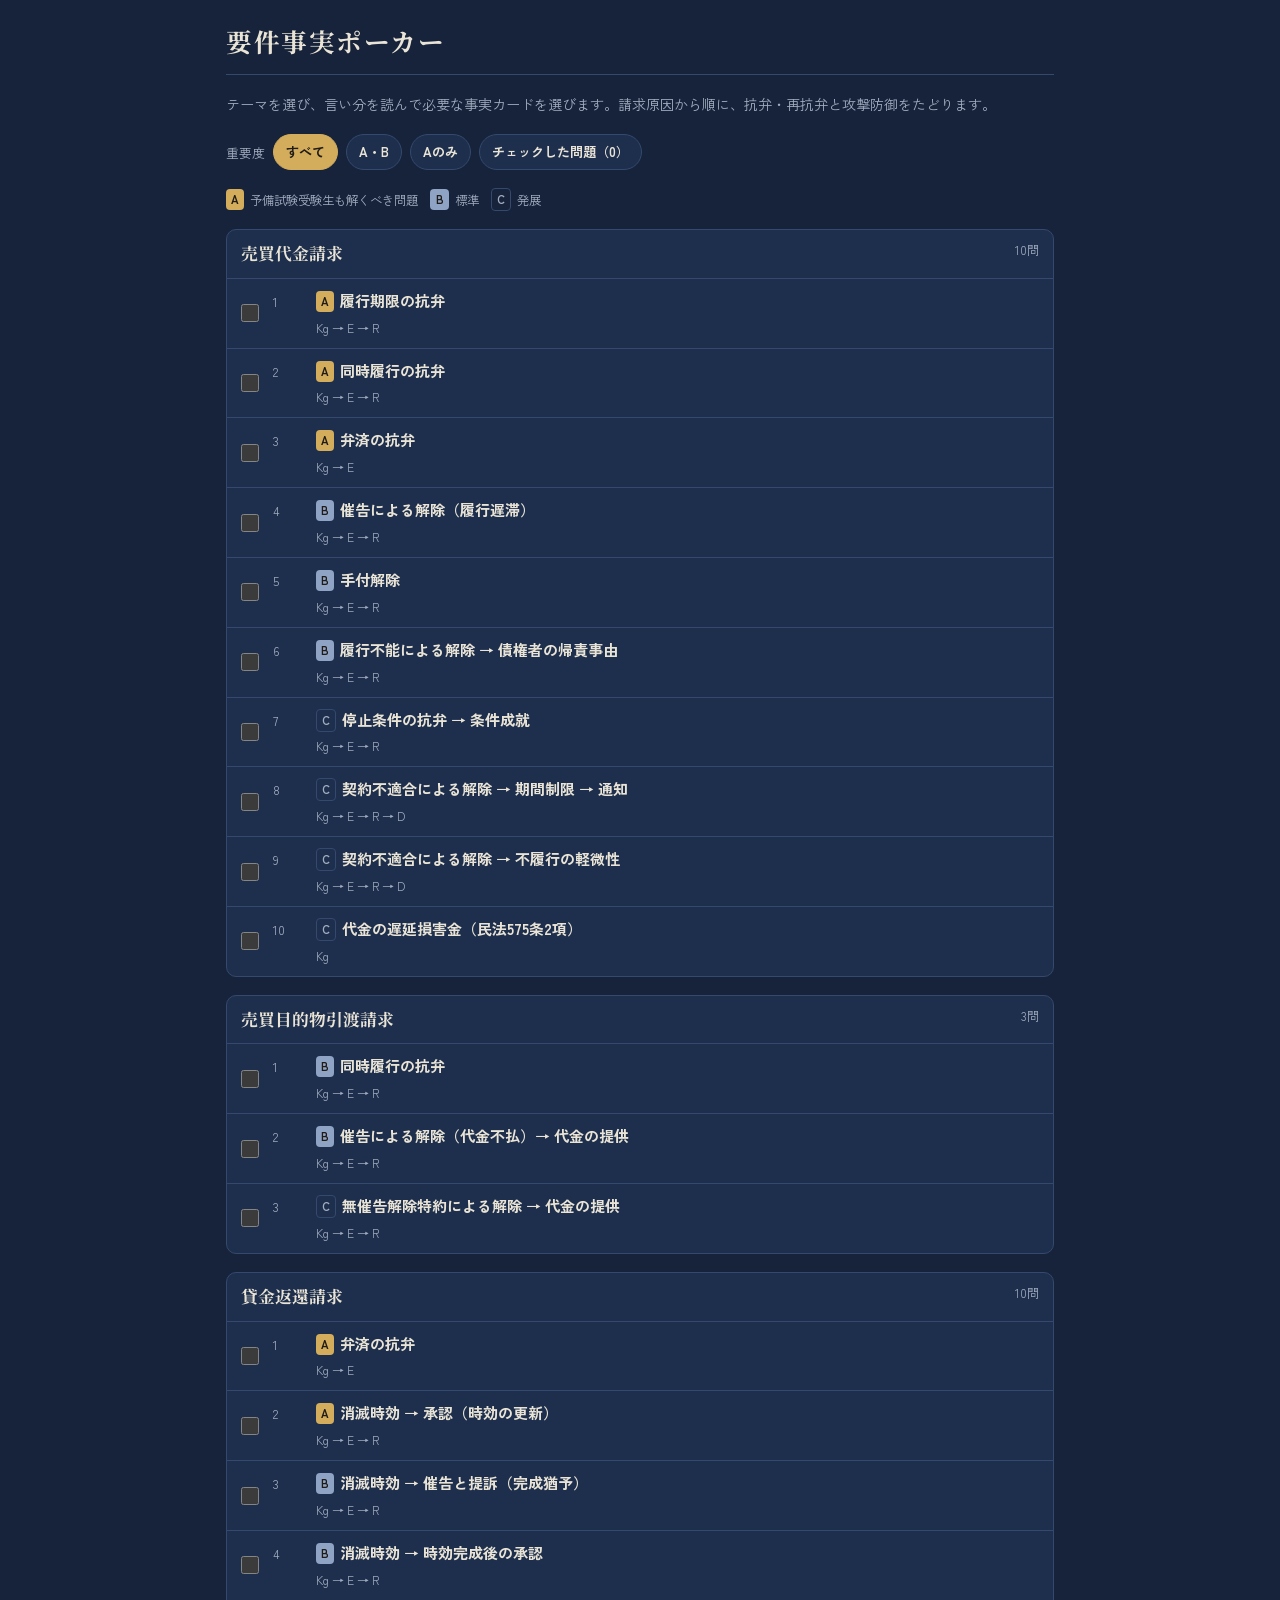
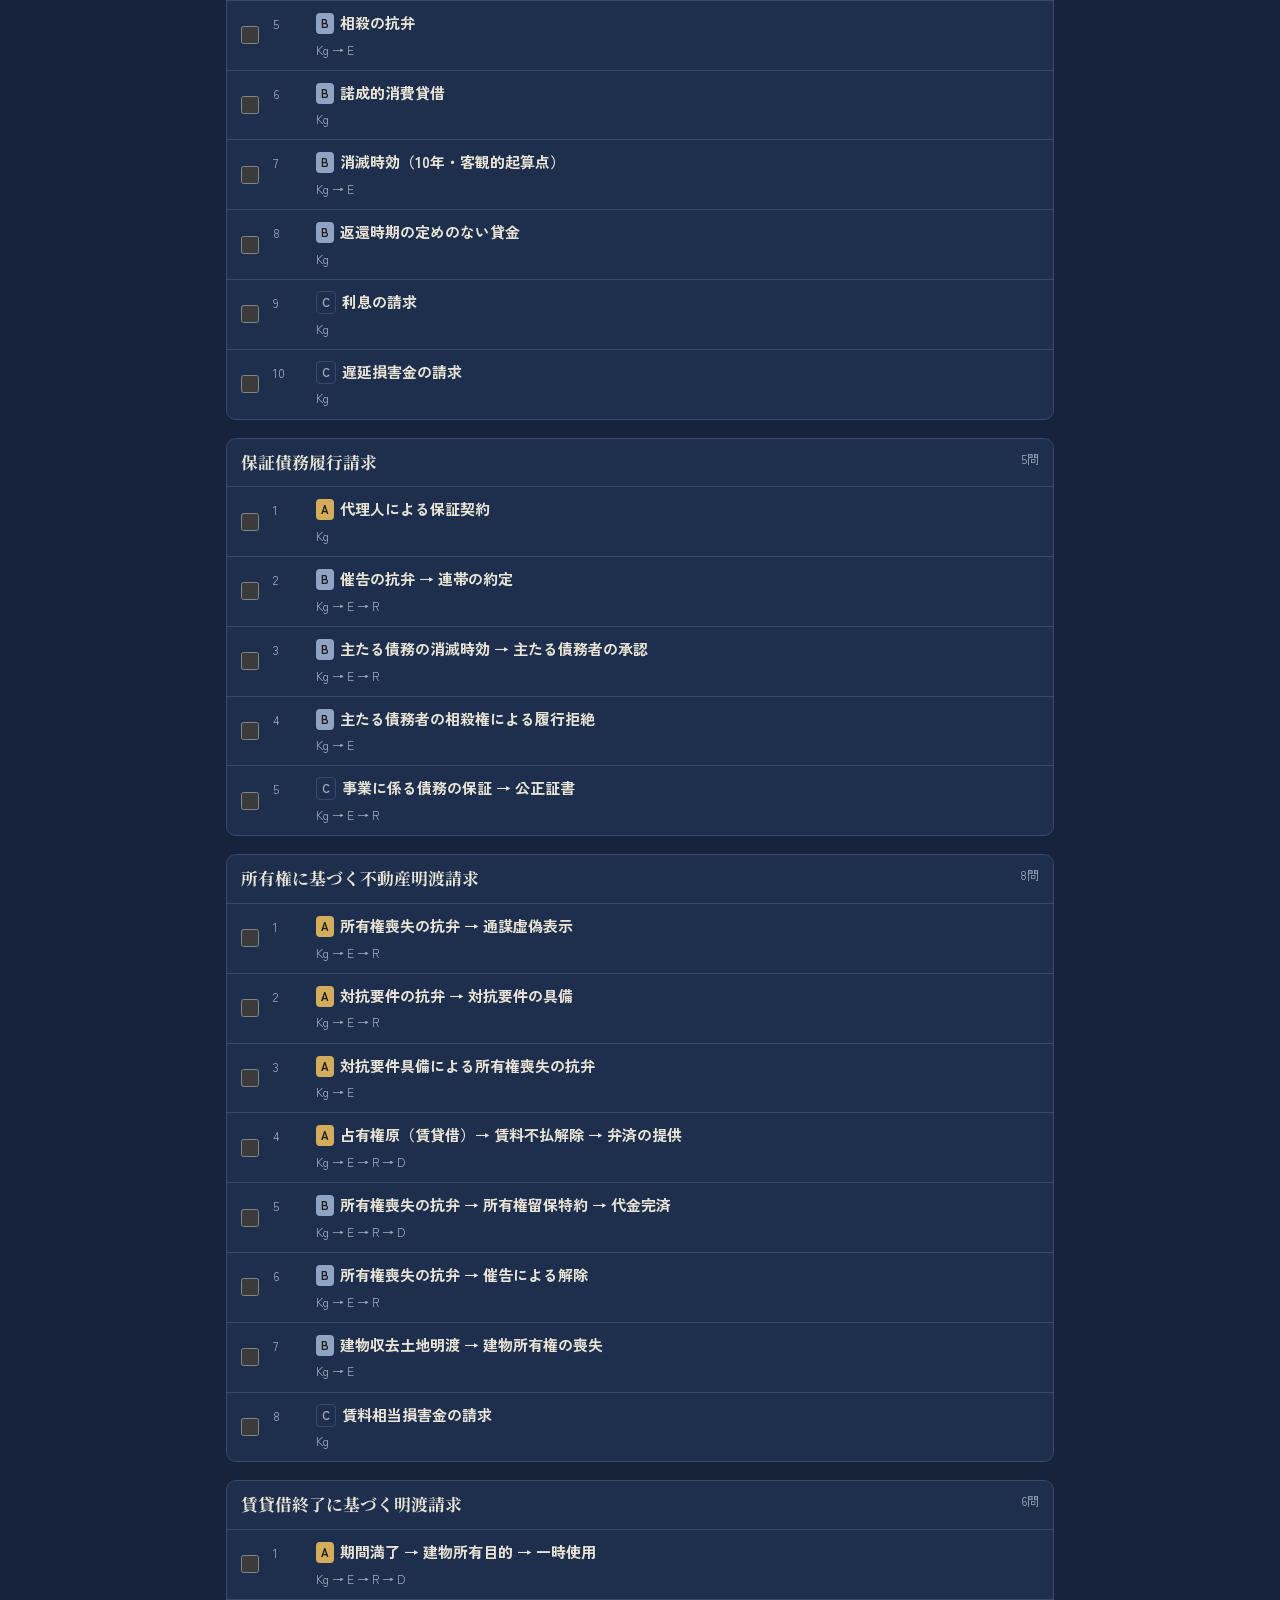
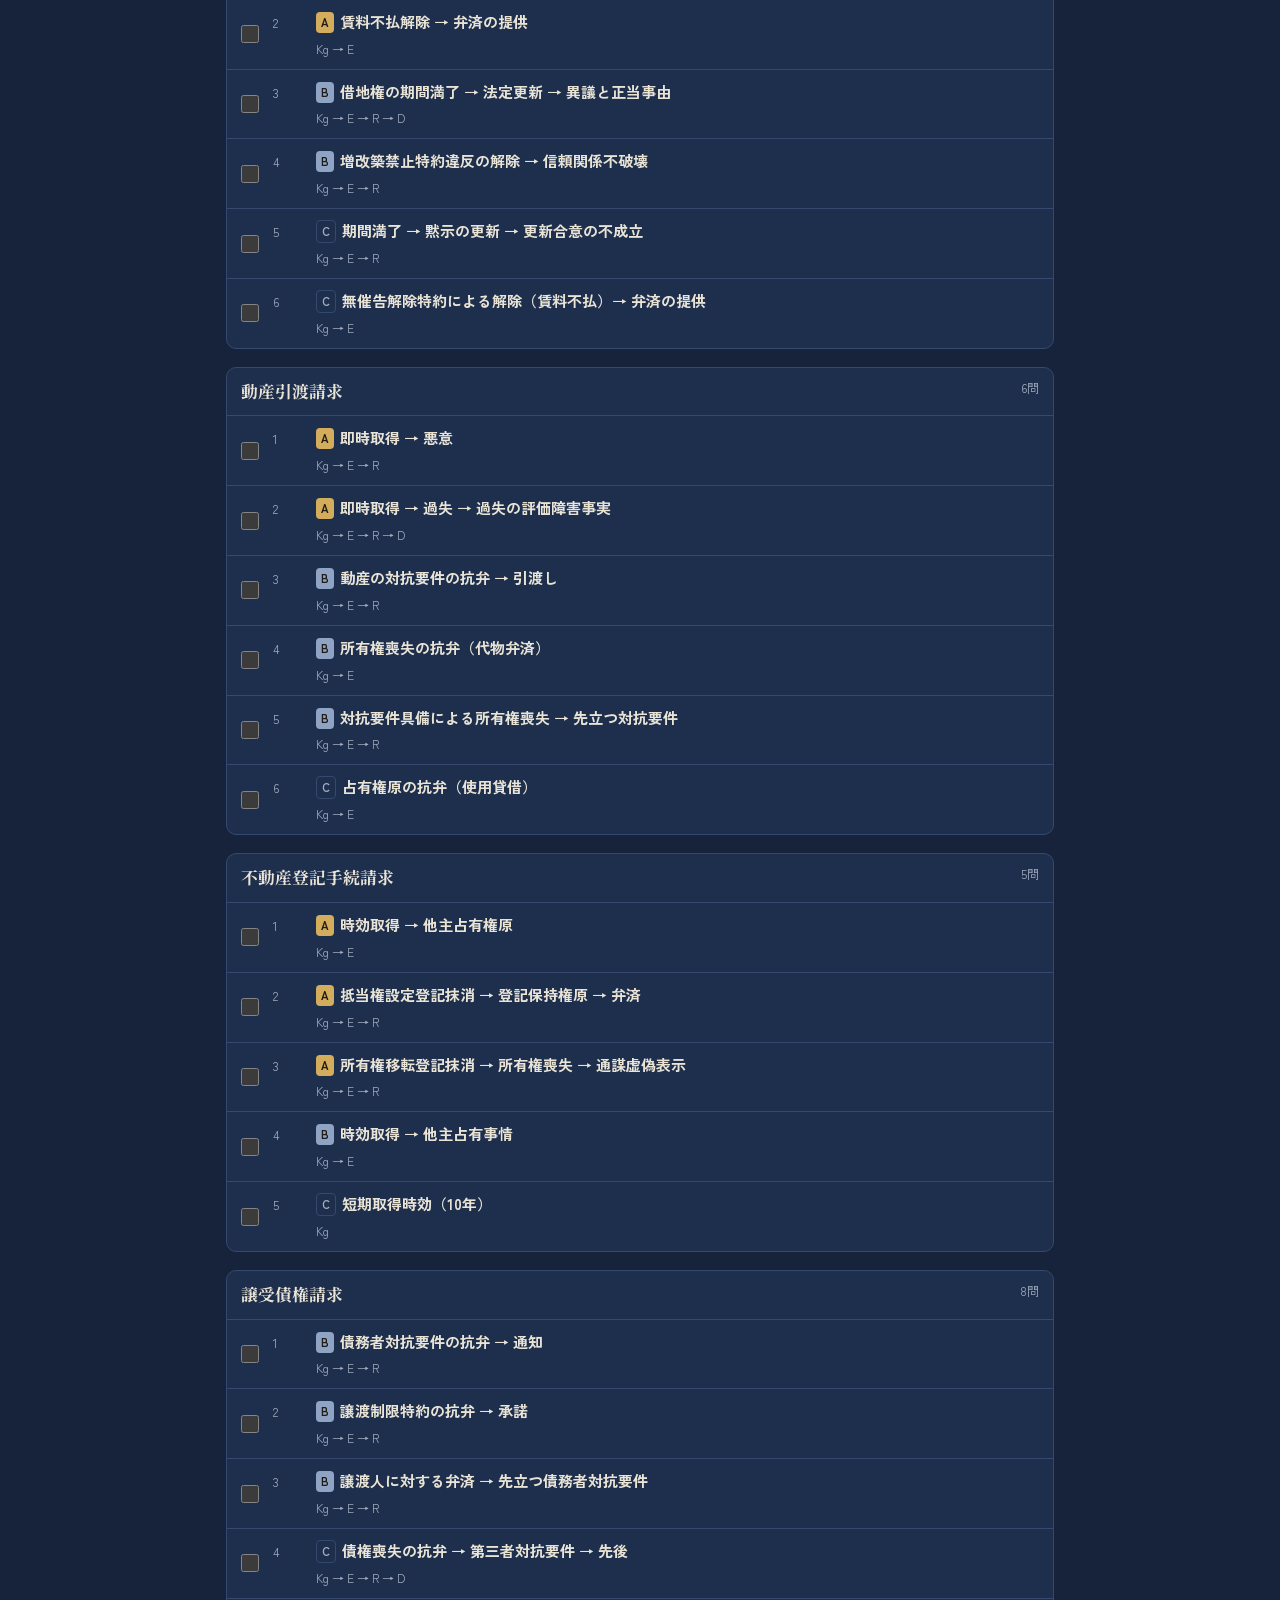
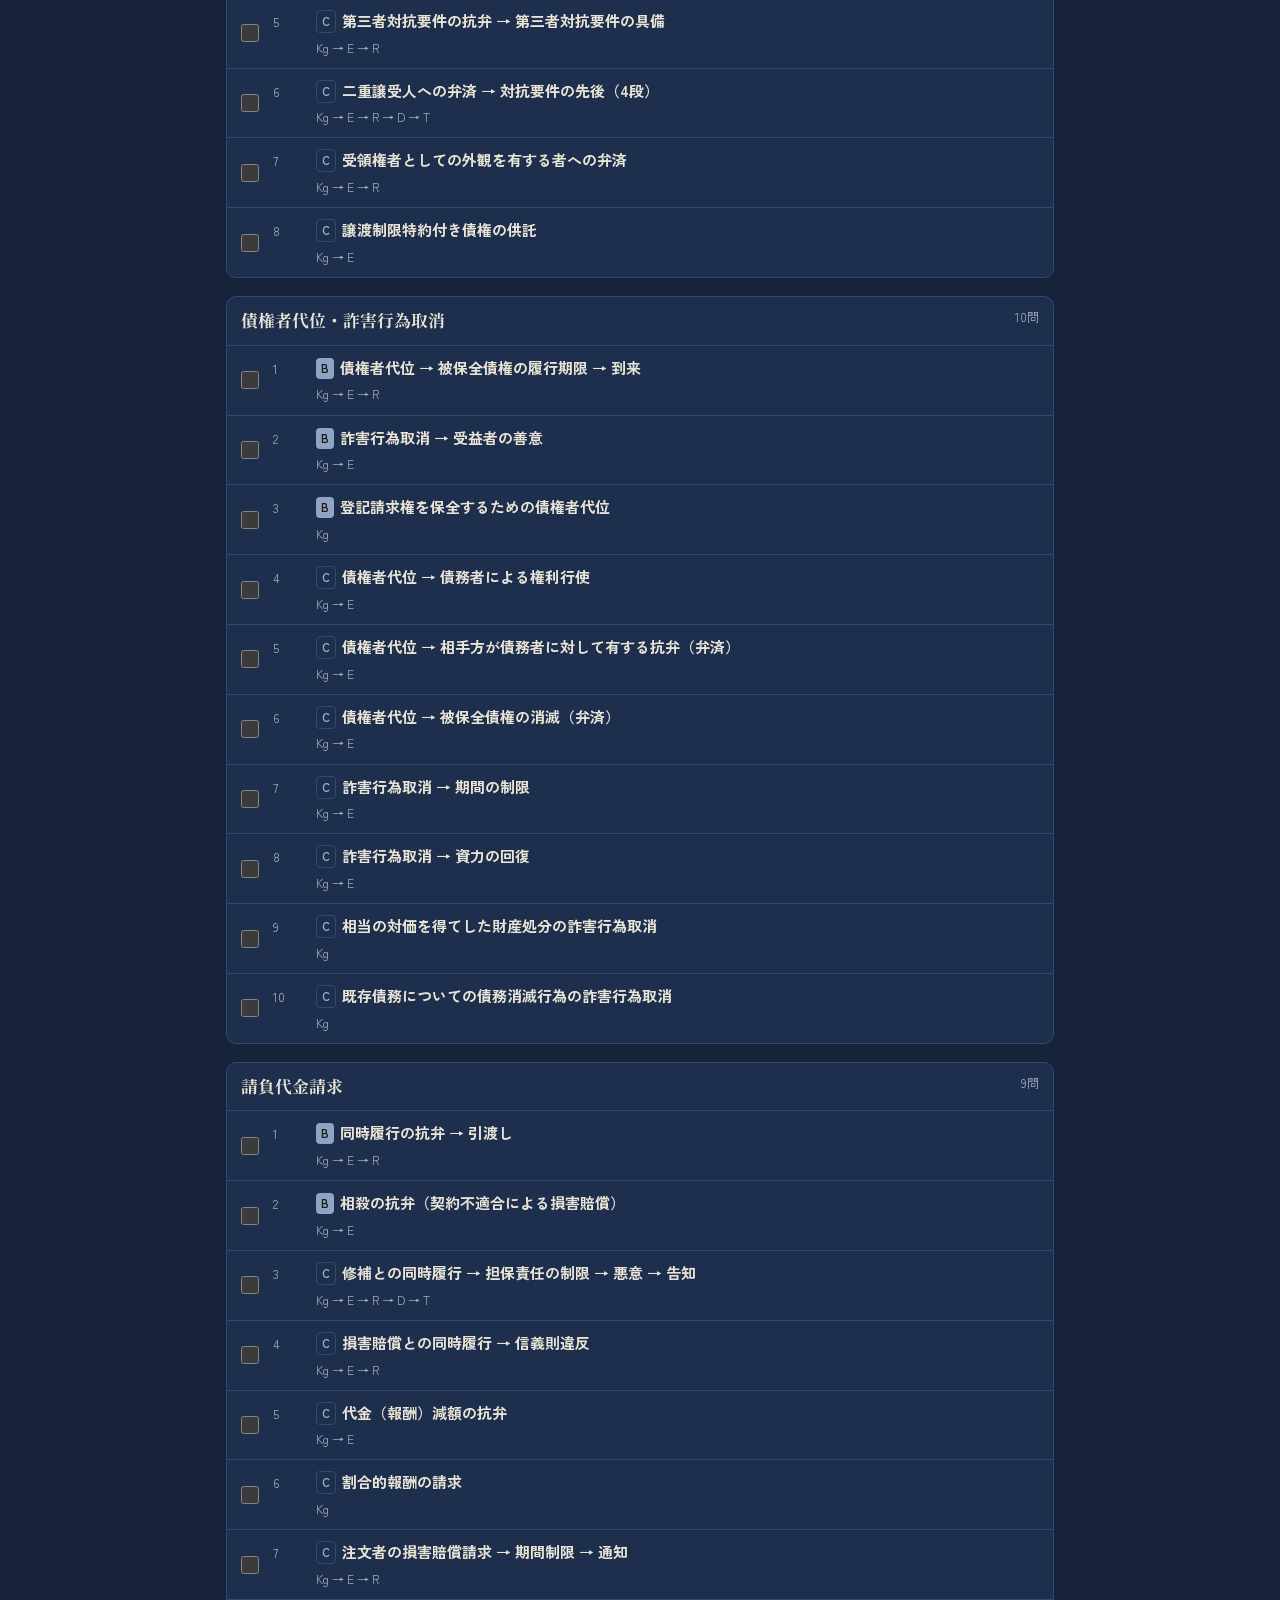
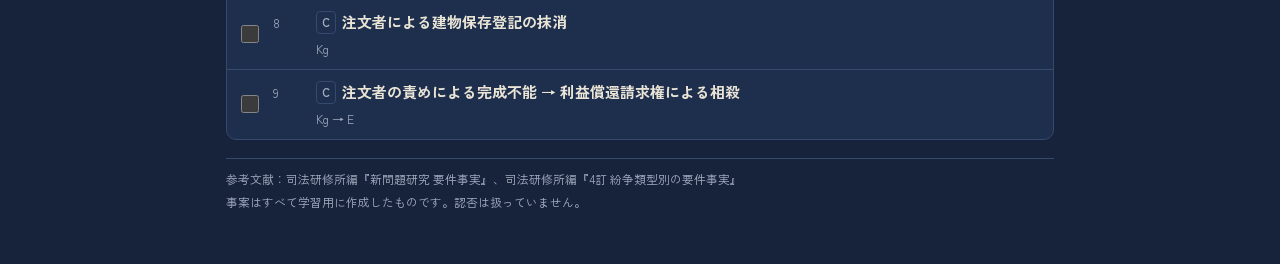
<file: yoken.html>
<!DOCTYPE html>
<html lang="ja">
<head>
<meta charset="UTF-8">
<meta name="viewport" content="width=device-width, initial-scale=1.0, viewport-fit=cover">
<title>要件事実ポーカー</title>
<link rel="preconnect" href="https://fonts.googleapis.com">
<link rel="stylesheet" href="https://fonts.googleapis.com/css2?family=Noto+Serif+JP:wght@500;700&family=Zen+Kaku+Gothic+New:wght@400;700&display=swap">
<style>
/* Layout: one-column card table — お題, 言い分, all fact cards, action bar, 添削, and the player's own block diagram. Single deliberate look: 紺の卓 + 象牙のカード. */
:root{
  --table:#16233b; --table-2:#1e2f4d; --line:#34496d;
  --ivory:#f5efe0; --ink:#1f1b16; --gold:#d4ad5c;
  --text:#e9e4d6; --muted:#a3adc0;
  --ok-bg:#e3f1e8; --ng-bg:#f8e4e0; --warn-bg:#f7ecd6;
  --serif:"Noto Serif JP","Hiragino Mincho ProN","Yu Mincho",serif;
  --sans:"Zen Kaku Gothic New","Hiragino Kaku Gothic ProN","Noto Sans JP",system-ui,sans-serif;
  color-scheme:dark;
}
*{box-sizing:border-box}
[hidden]{display:none!important}
body{margin:0}
html,body{background:var(--table);color:var(--text)}
body{font-family:var(--sans);font-size:15px;line-height:1.65}
.wrap{max-width:860px;margin:0 auto;padding-inline:16px;padding-block:20px 48px;display:flex;flex-direction:column;gap:18px}
header{display:flex;flex-wrap:wrap;align-items:flex-end;justify-content:space-between;gap:12px;border-bottom:1px solid var(--line);padding-bottom:12px}
h1{font-family:var(--serif);font-size:1.6rem;margin:0;letter-spacing:.06em;text-wrap:balance}
h1 small{display:block;font-family:var(--sans);font-size:.72rem;color:var(--muted);letter-spacing:.08em;font-weight:400}
.stats{display:flex;gap:16px;font-variant-numeric:tabular-nums}
.stat{display:flex;flex-direction:column;align-items:flex-end}
.stat b{font-size:1.35rem;color:var(--gold);line-height:1.1}
.stat span{font-size:.7rem;color:var(--muted);letter-spacing:.1em}

.odai{background:var(--table-2);border:1px solid var(--line);border-radius:10px;padding:14px 16px;display:flex;flex-direction:column;gap:6px}
.eyebrow{font-size:.7rem;letter-spacing:.14em;color:var(--gold)}
.odai h2{font-family:var(--serif);font-size:1.2rem;margin:0}
.claim{font-size:.85rem;color:var(--muted)}
.claim b{color:var(--text);font-weight:700}
.flow{display:flex;flex-wrap:wrap;gap:4px 6px;font-size:.8rem;color:var(--muted);margin-top:2px}
.flow span.on{color:var(--gold);font-weight:700}
.flow span.done{color:var(--text)}
.map{margin-top:10px}
.map svg{display:block;width:100%;max-width:460px;height:auto;margin:0 auto;font-family:var(--sans)}
.map .pty rect{fill:var(--ivory)}
.map .pty .id{fill:var(--ink);font-size:20px;font-weight:700;font-family:var(--serif)}
.map .pty .rl{fill:#6b604c;font-size:10px}
.map .rel line{stroke:var(--text);stroke-width:1.4}
.map .rel .t{fill:var(--text);font-size:11.5px}
.map .rel .sb{fill:var(--muted);font-size:10px}
.map .suit line{stroke:var(--gold);stroke-width:3}
.map .suit .t{fill:var(--gold);font-size:12px;font-weight:700}
.map .ah{fill:var(--text)} .map .ah.g{fill:var(--gold)}
.say{margin:6px 0 0;font-size:.92rem;border-top:1px solid var(--line);padding-top:8px}
.say b{color:var(--gold);font-weight:700}
.say .line{margin:2px 0 0;font-size:1.02rem;line-height:1.75}
.say .note{margin:4px 0 0;font-size:.82rem;color:var(--muted)}
.say .prev{color:var(--muted);font-size:.84rem;margin-top:6px}

.howto{font-size:1rem;font-weight:700;margin:0}
.hand{display:grid;grid-template-columns:repeat(auto-fill,minmax(150px,1fr));gap:12px;margin-top:10px}
.card{position:relative;text-align:left;font:inherit;cursor:pointer;background:var(--ivory);color:var(--ink);border:2px solid transparent;border-radius:10px;padding:14px 12px 12px;min-height:150px;display:flex;flex-direction:column;gap:8px;box-shadow:0 2px 0 rgba(0,0,0,.35);transition:transform .15s ease,border-color .15s ease}
.card .no{font-size:.66rem;letter-spacing:.12em;color:#7b6f58}
.card .tx{font-family:var(--serif);font-size:.92rem;line-height:1.6}
.card:hover:not(:disabled){transform:translateY(-2px)}
.card[aria-pressed="true"]{border-color:var(--gold);transform:translateY(-6px);box-shadow:0 6px 0 rgba(0,0,0,.35)}
.card[aria-pressed="true"]::after{content:"選択";position:absolute;top:8px;right:10px;font-size:.66rem;background:var(--gold);color:var(--ink);border-radius:999px;padding:1px 8px;font-weight:700}
.card:disabled{cursor:default}
.card:focus-visible,.btn:focus-visible{outline:3px solid var(--gold);outline-offset:2px}

.actions{display:flex;flex-wrap:wrap;gap:10px;align-items:center}
.btn{font:inherit;font-weight:700;border-radius:8px;padding:10px 16px;cursor:pointer;border:1px solid var(--line);background:var(--table-2);color:var(--text)}
.btn.primary{background:var(--gold);color:var(--ink);border-color:var(--gold)}
.btn:disabled{opacity:.4;cursor:not-allowed}
.meta{font-size:.8rem;color:var(--muted);margin-left:auto;font-variant-numeric:tabular-nums}

.result{background:var(--ivory);color:var(--ink);border-radius:12px;padding:18px 16px;display:flex;flex-direction:column;gap:14px}
.verdict{display:flex;flex-wrap:wrap;align-items:baseline;gap:10px}
.verdict h3{font-family:var(--serif);font-size:1.3rem;margin:0}
.delta{font-weight:700;font-variant-numeric:tabular-nums;border-radius:999px;padding:2px 10px;font-size:.9rem}
.delta.plus{background:var(--ok-bg);color:#24603f}
.delta.minus{background:var(--ng-bg);color:#8f2e22}
.delta.zero{background:var(--warn-bg);color:#7a5414}
.result p{margin:0}
.yaku{border-left:3px solid var(--gold);padding-left:12px;font-size:.9rem}
.yaku b{font-family:var(--serif)}
.result .src{font-size:.78rem;color:#6b604c}
.review{display:flex;flex-direction:column;gap:8px;list-style:none;margin:0;padding:0}
.review li{display:grid;grid-template-columns:auto 1fr;gap:4px 10px;padding:10px 12px;border-radius:8px;background:#fffaf0;border:1px solid #e3d9c2}
.review .tag{grid-row:span 2;align-self:start;font-size:.7rem;font-weight:700;border-radius:4px;padding:2px 6px;white-space:nowrap}
.tag.req{background:var(--ok-bg);color:#24603f}
.tag.dum{background:#ece6d6;color:#5d5442}
.review .ft{font-family:var(--serif);font-size:.9rem;min-width:0}
.review .ex{font-size:.82rem;color:#4b4436;min-width:0}
.mark{font-size:.72rem;font-weight:700;margin-left:6px}
.mark.good{color:#24603f}.mark.bad{color:#a0362a}.mark.miss{color:#8a6414}

.bd{background:var(--table-2);border:1px solid var(--line);border-radius:10px;overflow:hidden}
.bd h3{margin:0;font-size:.85rem;padding:8px 14px;border-bottom:1px solid var(--line);color:var(--gold);letter-spacing:.08em;display:flex;justify-content:space-between;gap:8px;flex-wrap:wrap}
.bd h3 span{color:var(--muted);letter-spacing:0;font-weight:400}
.blk{display:grid;grid-template-columns:4.2em minmax(0,1fr);border-bottom:1px solid var(--line)}
.blk:last-child{border-bottom:0}
.blk .ab{font-family:var(--serif);font-weight:700;color:var(--gold);text-align:center;padding:10px 0;border-right:1px solid var(--line);font-size:1.05rem}
.blk .ab small{display:block;font-family:var(--sans);font-weight:400;font-size:.66rem;color:var(--muted)}
.blk ol{margin:0;padding:10px 12px 10px 2.2em;font-size:.86rem;display:flex;flex-direction:column;gap:4px}
.blk ol li b{color:var(--text)}
.blk ol li span{display:block;font-family:var(--serif);color:var(--muted);font-size:.8rem;line-height:1.5}
.blk .nm{padding:10px 12px 0;font-weight:700;font-size:.88rem;color:var(--text)}
.now{font-size:.88rem}
.now b{color:var(--gold)}
.blk .empty{padding:12px;color:var(--muted);font-size:.82rem}
.blk .st{padding:0 12px 8px 2.2em;font-size:.75rem;color:var(--gold)}

.final{text-align:center;display:flex;flex-direction:column;gap:10px;align-items:center;padding:28px 16px;background:var(--table-2);border:1px solid var(--line);border-radius:12px}
.final b{font-size:2.4rem;color:var(--gold);font-variant-numeric:tabular-nums}
footer{font-size:.74rem;color:var(--muted);border-top:1px solid var(--line);padding-top:10px}
@media (prefers-reduced-motion:reduce){.card{transition:none}}
@media (max-width:480px){.hand{grid-template-columns:1fr 1fr}.card{min-height:130px}.meta{margin-left:0;width:100%}}
</style>
</head>
<body>


<style>
/* 目次 */
.toc{display:flex;flex-direction:column;gap:18px}
.toc .lead{margin:0;font-size:.88rem;color:var(--muted)}
.theme{background:var(--table-2);border:1px solid var(--line);border-radius:10px;overflow:hidden}
.theme h2{margin:0;padding:10px 14px;font-family:var(--serif);font-size:1.05rem;border-bottom:1px solid var(--line);display:flex;justify-content:space-between;gap:8px;flex-wrap:wrap}
.theme h2 span{font-family:var(--sans);font-size:.75rem;color:var(--muted);font-weight:400}
.qlist{list-style:none;margin:0;padding:0}
.qlist li+li{border-top:1px solid var(--line)}
.qlist li{display:flex;align-items:stretch}
.pick{display:flex;align-items:center;padding:0 0 0 14px;cursor:pointer}
.pick input{width:18px;height:18px;margin:0;accent-color:var(--gold);cursor:pointer}
.qlist .qbtn{flex:1;min-width:0}
.clr{all:unset;cursor:pointer;font-size:.8rem;color:var(--gold);font-weight:700;margin-left:4px}
.clr:focus-visible{outline:3px solid var(--gold);outline-offset:2px}
.pickmsg{margin:0;font-size:.88rem;color:var(--muted)}
.qbtn{all:unset;box-sizing:border-box;cursor:pointer;width:100%;display:grid;grid-template-columns:2.2em minmax(0,1fr) auto;gap:4px 10px;align-items:baseline;padding:10px 14px}
.qbtn:hover{background:rgba(212,173,92,.08)}
.qbtn:focus-visible{outline:3px solid var(--gold);outline-offset:-3px}
.qbtn .no{color:var(--muted);font-size:.8rem;font-variant-numeric:tabular-nums}
.qbtn .tt{font-weight:700;min-width:0}
.qbtn .fl{grid-column:2;font-size:.76rem;color:var(--muted)}
.qbtn .ck{grid-row:1;grid-column:3;font-size:.72rem;color:var(--gold);font-weight:700}
.back{all:unset;cursor:pointer;color:var(--gold);font-size:.85rem;font-weight:700;align-self:flex-start}
.back:focus-visible{outline:3px solid var(--gold);outline-offset:2px}
.say .aside{margin:4px 0 0;font-size:.82rem;color:var(--muted)}
.result .note{font-size:.8rem;color:#6b604c}
.map .bot line{stroke:var(--text);stroke-width:1.3}
.map .bot .t{fill:var(--text);font-size:11px;paint-order:stroke;stroke:var(--table-2);stroke-width:4px;stroke-linejoin:round}
footer p{margin:0 0 4px}
.rk{display:inline-block;min-width:1.6em;text-align:center;font-size:.72rem;font-weight:700;border-radius:4px;padding:1px 5px;margin-right:6px;vertical-align:1px}
.rk.A{background:var(--gold);color:var(--ink)}
.rk.B{background:#8fa3c4;color:var(--ink)}
.rk.C{background:transparent;color:var(--muted);border:1px solid var(--line)}
.filters{display:flex;flex-wrap:wrap;gap:8px;align-items:center}
.filters span{font-size:.8rem;color:var(--muted)}
.fbtn{font:inherit;font-size:.82rem;font-weight:700;border-radius:999px;padding:6px 12px;cursor:pointer;border:1px solid var(--line);background:var(--table-2);color:var(--text)}
.fbtn[aria-pressed="true"]{background:var(--gold);color:var(--ink);border-color:var(--gold)}
.fbtn:focus-visible{outline:3px solid var(--gold);outline-offset:2px}
.legend{font-size:.78rem;color:var(--muted);margin:0}
</style>

<div class="wrap">
  <header>
    <h1>要件事実ポーカー</h1>
    <div class="stats" id="stats" hidden>
      <div class="stat"><b id="score">0</b><span>点数</span></div>
      <div class="stat"><b id="stage">Kg</b><span>段階</span></div>
    </div>
  </header>

  <section class="toc" id="toc"></section>

  <div id="game" hidden style="display:flex;flex-direction:column;gap:18px">
    <button class="back" id="btnBack" type="button">← 目次</button>
    <section class="odai" id="odai" aria-live="polite"></section>
    <section id="table">
      <p class="howto" id="howto"></p>
      <div class="hand" id="hand"></div>
    </section>
    <div class="actions" id="actions">
      <button class="btn primary" id="btnPlay" type="button">選んだカードで主張する</button>
      <button class="btn" id="btnReveal" type="button" hidden>解答を表示</button>
      <span class="meta" id="meta"></span>
    </div>
    <section id="result" hidden></section>
    <section class="bd" id="bd" aria-label="ブロック・ダイアグラム"></section>
  </div>

  <footer>
    <p>参考文献：司法研修所編『新問題研究 要件事実』、司法研修所編『4訂 紛争類型別の要件事実』</p>
    <p>事案はすべて学習用に作成したものです。認否は扱っていません。</p>
  </footer>
</div>

<script>
/* ---- 問題データ ----
   theme: {theme, qs:[question]}
   question: {id, title, claim, map, end, stages}
   map: {X, Y, others:[{id, rl, pos:"L"|"C"|"R", s}], suit, rels:[{s, a, b, t, sb}]}
   stage: {abbr, kind, side, emo, say, aside, name, chain, yaku, note, cards}
   card: {t, k, ok, ex} */
const THEMES = [];
const addQs = (theme, qs) => { let t = THEMES.find(x=>x.theme===theme); if (!t){ t = {theme, qs:[]}; THEMES.push(t); } t.qs.push(...qs); };
THEMES.push({theme:"売買代金請求", qs:[
{
  id:"b1", rk:"A", title:"履行期限の抗弁", claim:"売買契約に基づく代金支払請求権",
  map:{X:"原告・売主", Y:"被告・買主", suit:"代金30万円の支払請求",
    rels:[{s:0,a:"X",b:"Y",t:"売買（R6.9.1）",sb:"甲時計・代金30万円"},
          {s:1,a:"Y",b:"X",t:"支払期日の合意？",sb:"R7.3.31"}]},
  end:"期限の到来に対して、被告がさらに主張できる事実はない。",
  stages:[
  { abbr:"Kg", kind:"請求原因", side:"原告X", emo:"😡",
    say:"令和6年9月1日に、Yに甲時計を30万円で売ったんです！なのに、いつまでたっても払ってくれない！",
    name:"売買代金請求", chain:"売買契約の締結",
    yaku:"売買契約の締結だけで代金支払請求権が発生する。", note:"冒頭規定説による",
    cards:[
      {t:"原告は、被告に対し、令和6年9月1日、甲時計を代金30万円で売った。",k:"売買契約の締結",ok:true,ex:"目的物と代金額の合意。これで足りる。"},
      {t:"原告と被告は、上記売買契約の際、代金支払期日を令和6年9月30日と定めた。",k:"履行期限の合意",ex:"期限は契約の付款で、請求原因に不要。"},
      {t:"原告は、被告に対し、同日、甲時計を引き渡した。",k:"目的物の引渡し",ex:"代金請求の要件ではない。"},
      {t:"被告は、原告に対し、代金を支払っていない。",k:"代金の不払",ex:"支払ったことは被告が弁済の抗弁で主張する。"},
      {t:"原告は、令和6年9月1日当時、甲時計を所有していた。",k:"売主の所有",ex:"他人の物の売買も有効（民法561条）。"}
    ]},
  { abbr:"E", kind:"抗弁", side:"被告Y", emo:"😤",
    say:"はぁぁぁ！？？もう払えって！？買ったのは間違いないけど、代金は令和7年3月31日に払う約束でしたよね！",
    name:"履行期限の抗弁", chain:"履行期限の合意",
    yaku:"期限の合意を主張すれば足り、まだ到来していないことまで言う必要はない。",
    cards:[
      {t:"原告と被告は、上記売買契約の際、代金支払期日を令和7年3月31日とするとの合意をした。",k:"履行期限の合意",ok:true,ex:"期限によって利益を受ける被告が主張する。"},
      {t:"令和7年3月31日は、まだ到来していない。",k:"期限の未到来",ex:"不要。到来したことを原告が再抗弁で主張する。"},
      {t:"被告は、原告に対し、代金30万円を支払った。",k:"弁済",ex:"別の抗弁で、Yの言い分にない。"},
      {t:"被告は、甲時計の代金の工面に困っている。",k:"被告の事情",ex:"不要。"}
    ]},
  { abbr:"R", kind:"再抗弁", side:"原告X", emo:"🙄",
    say:"3月31日って…その日なら、もうとっくに過ぎてるじゃないですか！",
    name:"期限の到来", chain:"期限の到来",
    yaku:"確定期限の到来は顕著な事実。",
    cards:[
      {t:"令和7年3月31日は到来した。",k:"期限の到来",ok:true,ex:"これで期限の抗弁は効力を失う。"},
      {t:"原告は、被告に対し、令和7年4月1日、代金の支払を催告した。",k:"催告",ex:"確定期限なら到来だけで足りる。"},
      {t:"原告と被告は、代金支払期日を令和6年9月30日と定めた。",k:"別の期日の合意",ex:"被告の主張する期日を争う主張（否認）で、再抗弁ではない。"},
      {t:"被告は、令和7年3月31日を過ぎても支払わなかった。",k:"不払",ex:"不要。"}
    ]}
  ]
},
{
  id:"b2", rk:"A", title:"同時履行の抗弁", claim:"売買契約に基づく代金支払請求権",
  map:{X:"原告・売主", Y:"被告・買主", suit:"代金500万円の支払請求",
    rels:[{s:0,a:"X",b:"Y",t:"売買（R6.4.1）",sb:"甲機械・代金500万円"},
          {s:1,a:"Y",b:"X",t:"支払拒絶",sb:"引渡しを受けるまで"},
          {s:2,a:"X",b:"Y",t:"引渡し（R6.4.10）",sb:"甲機械"}]},
  end:"反対給付の履行に対して、被告がさらに主張できる事実はない。",
  stages:[
  { abbr:"Kg", kind:"請求原因", side:"原告X", emo:"😡",
    say:"令和6年4月1日に、Yに甲機械を500万円で売ったんです！なのに代金を全然払ってくれない！もう我慢の限界ですよ！！",
    name:"売買代金請求", chain:"売買契約の締結",
    yaku:"売買契約の締結だけで代金支払請求権が発生する。", note:"冒頭規定説による",
    cards:[
      {t:"原告は、被告に対し、令和6年4月1日、甲機械を代金500万円で売った。",k:"売買契約の締結",ok:true,ex:"これで足りる。"},
      {t:"原告は、被告に対し、令和6年4月10日、甲機械を引き渡した。",k:"目的物の引渡し",ex:"請求原因には不要。同時履行の抗弁が出たときの再抗弁になる。"},
      {t:"原告と被告は、甲機械の売買契約書を作成した。",k:"契約書の作成",ex:"売買は諾成契約。書面は要らない。"},
      {t:"被告は、原告に対し、代金を支払っていない。",k:"代金の不払",ex:"支払ったことは被告が弁済の抗弁で主張する。"},
      {t:"原告は、被告に対し、令和6年6月10日、代金の支払を催告した。",k:"催告",ex:"履行請求に事前の催告は要らない。"}
    ]},
  { abbr:"E", kind:"抗弁", side:"被告Y", emo:"😤",
    say:"はぁぁぁ！？？払えって、機械も来てないのに！？買ったのは確かです。でも、機械を引き渡してもらうまで、代金は払いませんよ！",
    name:"同時履行の抗弁", chain:"同時履行の抗弁権の権利主張",
    yaku:"権利抗弁なので、権利を行使する旨の主張が必要。双務契約であることは請求原因に現れている。",
    cards:[
      {t:"被告は、原告が甲機械を引き渡すまで、代金の支払を拒絶する。",k:"権利主張",ok:true,ex:"同時履行の抗弁権（民法533条）の行使。"},
      {t:"原告は、被告に対し、甲機械を引き渡していない。",k:"反対給付の不履行",ex:"不要。履行したことを原告が再抗弁で主張する。"},
      {t:"原告と被告は、引渡しと代金支払を同時に行うと合意した。",k:"同時履行の合意",ex:"不要。双務契約なら当然に同時履行の関係に立つ。"},
      {t:"被告は、原告に対し、甲機械の引渡しを催告した。",k:"引渡しの催告",ex:"不要。"}
    ]},
  { abbr:"R", kind:"再抗弁", side:"原告X", emo:"🙄",
    say:"はぁ！？？受け取ってない！？冗談でしょう！機械なら4月10日に、Yの工場へ納品済みです！受領書にもサインがありますよ！",
    name:"反対給付の履行", chain:"反対給付の履行",
    yaku:"反対給付が履行されれば、同時履行の抗弁権は消滅する。",
    cards:[
      {t:"原告は、被告に対し、令和6年4月10日、上記売買契約に基づき、甲機械を引き渡した。",k:"反対給付の履行",ok:true,ex:"これで同時履行の抗弁権は消滅する。"},
      {t:"原告は、被告に対し、訴え提起前に、甲機械の引渡しの提供をした。",k:"履行の提供",ex:"提供が継続しない限り同時履行の抗弁権は失われない（判例）。主張自体失当。"},
      {t:"原告と被告は、代金を引渡しより先に支払う旨合意した。",k:"先履行の合意",ex:"これも再抗弁になるが、Xの言い分にない。"},
      {t:"被告の担当者は、甲機械の受領書に署名した。",k:"受領書",ex:"証拠であって要件事実ではない。"}
    ]}
  ]
},
{
  id:"b3", rk:"A", title:"弁済の抗弁", claim:"売買契約に基づく代金支払請求権",
  map:{X:"原告・売主", Y:"被告・買主", suit:"代金300万円の支払請求",
    rels:[{s:0,a:"X",b:"Y",t:"売買（R6.3.1）",sb:"甲絵画・代金300万円"},
          {s:1,a:"Y",b:"X",t:"支払（R6.5.10）",sb:"300万円"}]},
  end:"この事案では、弁済に対する再抗弁は出ていない。",
  stages:[
  { abbr:"Kg", kind:"請求原因", side:"原告X", emo:"😠",
    say:"令和6年3月1日に、Yに甲絵画を300万円で売りました！代金300万円、払ってください！",
    name:"売買代金請求", chain:"売買契約の締結", note:"冒頭規定説による",
    cards:[
      {t:"原告は、被告に対し、令和6年3月1日、甲絵画を代金300万円で売った。",k:"売買契約の締結",ok:true,ex:"これで足りる。"},
      {t:"原告は、被告に対し、同日、甲絵画を引き渡した。",k:"目的物の引渡し",ex:"代金請求の要件ではない。"},
      {t:"原告は、甲絵画を画廊から仕入れた。",k:"売主の取得経緯",ex:"不要。"},
      {t:"原告と被告は、代金を分割で支払うと合意した。",k:"支払方法の合意",ex:"付款で、請求原因に不要。"}
    ]},
  { abbr:"E", kind:"抗弁", side:"被告Y", emo:"😤",
    say:"はぁぁぁ！？？二重取りする気ですか！？代金なら、5月10日に300万円全額払いましたよ！",
    name:"弁済の抗弁", chain:"債務の履行としての給付",
    yaku:"給付をしたことと、それがその債務の履行としてされたこと。通常は一括して摘示する。",
    cards:[
      {t:"被告は、原告に対し、令和6年5月10日、上記売買代金債務の履行として300万円を支払った。",k:"弁済",ok:true,ex:"給付と、債務との結びつきを一括して摘示している。"},
      {t:"被告は、原告に対し、令和6年5月10日、300万円を交付した。",k:"金銭の交付のみ",ex:"何の支払か分からない。本件債務の履行としてされたことも必要。"},
      {t:"原告は、被告に300万円の領収書を交付した。",k:"領収書",ex:"証拠であって要件事実ではない。"},
      {t:"被告は、支払の資金を銀行から借り入れた。",k:"資金の出所",ex:"不要。"}
    ]}
  ]
},
{
  id:"b4", rk:"B", title:"催告による解除（履行遅滞）", claim:"売買契約に基づく代金支払請求権",
  map:{X:"原告・売主", Y:"被告・買主", suit:"代金300万円の支払請求",
    rels:[{s:0,a:"X",b:"Y",t:"売買（R6.4.1）",sb:"甲ピアノ・代金300万円"},
          {s:1,a:"Y",b:"X",t:"催告→解除",sb:"R6.5.1／R6.5.15"},
          {s:2,a:"X",b:"Y",t:"引渡しの提供（R6.5.12）"}]},
  end:"引渡しの提供に対して、被告がさらに主張できる事実は、この事案では出ていない。",
  stages:[
  { abbr:"Kg", kind:"請求原因", side:"原告X", emo:"😡",
    say:"令和6年4月1日に、Yに甲ピアノを300万円で売ったんです！代金を払ってもらいます！",
    name:"売買代金請求", chain:"売買契約の締結", note:"冒頭規定説による",
    cards:[
      {t:"原告は、被告に対し、令和6年4月1日、甲ピアノを代金300万円で売った。",k:"売買契約の締結",ok:true,ex:"これで足りる。"},
      {t:"原告は、令和6年4月1日当時、甲ピアノを所有していた。",k:"売主の所有",ex:"他人の物の売買も有効（民法561条）。"},
      {t:"原告と被告は、甲ピアノの引渡日を定めなかった。",k:"引渡時期の定めなし",ex:"不要。"},
      {t:"被告は、原告に対し、代金を支払っていない。",k:"代金の不払",ex:"支払ったことは被告が主張する。"}
    ]},
  { abbr:"E", kind:"抗弁", side:"被告Y", emo:"😤",
    say:"はぁ！？？代金を払えって！？4月25日にお金を用意して見せたのに、ピアノを届けないのはそっちでしょう！5月1日に『早く届けて』と催告しても来ないから、5月15日に契約を解除しました！",
    name:"催告による解除（履行遅滞）", chain:"代金の弁済の提供 ＋ 催告 ＋ 相当期間の経過 ＋ 解除の意思表示",
    yaku:"引渡債務は期限の定めがなく、催告で遅滞になる。催告は付遅滞と解除の催告を兼ねる。原告には同時履行の抗弁権があるので、催告以前の代金の提供も必要。",
    cards:[
      {t:"被告は、原告に対し、令和6年4月25日、上記売買代金300万円の弁済の提供をした。",k:"代金の弁済の提供",ok:true,ex:"原告の同時履行の抗弁権の存在効果を消すために必要。"},
      {t:"被告は、原告に対し、令和6年5月1日、甲ピアノの引渡しを催告した。",k:"催告",ok:true,ex:"民法541条の催告。"},
      {t:"令和6年5月8日は経過した。",k:"相当期間の経過",ok:true,ex:"催告から相当期間が経過したこと。"},
      {t:"被告は、原告に対し、令和6年5月15日、上記売買契約を解除するとの意思表示をした。",k:"解除の意思表示",ok:true,ex:"解除原因を示す必要はない。"},
      {t:"被告は、上記催告の際、1週間以内に引き渡すよう期間を定めた。",k:"期間を定めたこと",ex:"不要。相当期間が経過すれば足りる。"},
      {t:"原告は、令和6年5月15日までに甲ピアノを引き渡さなかった。",k:"不履行",ex:"不要。履行したことは原告が主張する。"},
      {t:"原告が引渡しをしなかったことにつき、原告に帰責事由がある。",k:"債務者の帰責事由",ex:"不要。解除に債務者の帰責事由は要らない。"}
    ]},
  { abbr:"R", kind:"再抗弁", side:"原告X", emo:"😤",
    say:"解除される前の5月12日に、ちゃんとピアノを届けに行きました！受け取らなかったのはYですよ！",
    name:"引渡しの提供", chain:"催告後解除前の引渡しの提供",
    yaku:"催告後、解除の意思表示が届く前に提供すれば、遅滞の責任を免れる（民法492条）。",
    cards:[
      {t:"原告は、被告に対し、令和6年5月12日、甲ピアノの引渡しの提供をした。",k:"引渡しの提供",ok:true,ex:"催告後、解除前の提供。"},
      {t:"原告は、被告に対し、令和6年5月20日、甲ピアノの引渡しの提供をした。",k:"解除後の提供",ex:"解除の後では遅い。"},
      {t:"被告は、甲ピアノを受け取らなかった。",k:"受領拒絶",ex:"不要。提供の事実で足りる。"},
      {t:"原告は、令和6年5月10日、配送業者を手配した。",k:"準備",ex:"提供に至らない準備行為。"},
      {t:"引渡しが遅れたのは、被告の責めに帰すべき事由による。",k:"債権者の帰責事由",ex:"これも再抗弁になる（民法543条）が、Xの言い分にない。"}
    ]}
  ]
},
{
  id:"b5", rk:"B", title:"手付解除", claim:"売買契約に基づく代金支払請求権",
  map:{X:"原告・売主", Y:"被告・買主", suit:"代金3000万円の支払請求",
    rels:[{s:0,a:"X",b:"Y",t:"売買（R6.5.1）",sb:"甲土地・代金3000万円"},
          {s:1,a:"Y",b:"X",t:"手付解除（R6.7.1）",sb:"手付300万円を放棄"},
          {s:2,a:"X",b:"Y",t:"引渡し（R6.6.20）",sb:"履行の着手"}]},
  end:"履行の着手に対して、被告がさらに主張できる事実は、この事案では出ていない。",
  stages:[
  { abbr:"Kg", kind:"請求原因", side:"原告X", emo:"😠",
    say:"令和6年5月1日に、Yに甲土地を3000万円で売りました！残りの代金を払ってください！",
    name:"売買代金請求", chain:"売買契約の締結", note:"冒頭規定説による",
    cards:[
      {t:"原告は、被告に対し、令和6年5月1日、甲土地を代金3000万円で売った。",k:"売買契約の締結",ok:true,ex:"これで足りる。"},
      {t:"原告は、被告から、同日、手付として300万円を受け取った。",k:"手付の受領",ex:"請求原因には不要。手付解除の抗弁で問題になる。"},
      {t:"甲土地について、原告名義の所有権移転登記がある。",k:"登記",ex:"不要。"},
      {t:"原告と被告は、決済日を令和6年8月1日と定めた。",k:"履行期限の合意",ex:"付款で、請求原因に不要。"}
    ]},
  { abbr:"E", kind:"抗弁", side:"被告Y", emo:"😏",
    say:"いやいや、契約の日に手付300万円を払ってますよね？7月1日に、その手付を放棄して契約を解除しました！もう代金を払う必要はありません！",
    name:"手付解除", chain:"手付の合意 ＋ 手付の交付 ＋ 手付返還請求権の放棄 ＋ 解除の意思表示",
    yaku:"買主は手付を放棄して解除できる（民法557条1項）。手付契約は要物契約なので交付も必要。",
    note:"手付返還請求権を放棄する意思表示を要するとする見解による",
    cards:[
      {t:"原告と被告は、上記売買契約に付随して、被告が原告に手付として300万円を交付するとの合意をした。",k:"手付の合意",ok:true,ex:"特段の合意がなければ解約手付と扱われる。"},
      {t:"被告は、原告に対し、同日、上記手付として300万円を交付した。",k:"手付の交付",ok:true,ex:"手付契約は要物契約。"},
      {t:"被告は、原告に対し、令和6年7月1日、契約解除のためにすることを示して、手付返還請求権を放棄するとの意思表示をした。",k:"手付返還請求権の放棄",ok:true,ex:"手付解除であることを示す。"},
      {t:"被告は、原告に対し、同日、上記売買契約を解除するとの意思表示をした。",k:"解除の意思表示",ok:true,ex:"民法557条1項。"},
      {t:"原告と被告は、上記手付を解約手付とすることを合意した。",k:"解約手付の合意",ex:"不要。手付は原則として解約手付と扱われる。"},
      {t:"被告は、資金繰りが苦しくなり、甲土地の購入をやめることにした。",k:"解除の動機",ex:"不要。"}
    ]},
  { abbr:"R", kind:"再抗弁", side:"原告X", emo:"😤",
    say:"はぁ！？？今さら解除！？6月20日に、もう甲土地を引き渡してるじゃないですか！",
    name:"履行の着手", chain:"相手方の履行の着手",
    yaku:"相手方が履行に着手した後は、手付解除はできない（民法557条1項ただし書）。",
    cards:[
      {t:"原告は、被告の解除の意思表示に先立ち、令和6年6月20日、上記売買契約に基づき、甲土地を被告に引き渡した。",k:"相手方の履行の着手",ok:true,ex:"解除の相手方である原告の着手。"},
      {t:"被告は、解除の意思表示に先立ち、代金の一部を支払った。",k:"解除者自身の着手",ex:"解除する側の着手では、解除は妨げられない。"},
      {t:"原告と被告は、上記手付を違約手付とする合意をした。",k:"違約手付の約定",ex:"解除権の留保と両立するので、再抗弁にならない。"},
      {t:"原告と被告は、手付による解除をしない旨合意した。",k:"解除権留保排除の合意",ex:"これも再抗弁になるが、Xの言い分にない。"}
    ]}
  ]
}
]});

THEMES.push({theme:"売買目的物引渡請求", qs:[
{
  id:"h1", rk:"B", title:"同時履行の抗弁", claim:"売買契約に基づく目的物引渡請求権",
  map:{X:"原告・買主", Y:"被告・売主", suit:"甲自転車の引渡請求",
    rels:[{s:0,a:"Y",b:"X",t:"売買（R6.10.1）",sb:"甲自転車・代金20万円"},
          {s:1,a:"Y",b:"X",t:"引渡拒絶",sb:"代金の支払まで"},
          {s:2,a:"X",b:"Y",t:"代金支払（R6.10.5）",sb:"20万円"}]},
  end:"代金支払に対して、被告がさらに主張できる事実はない。",
  stages:[
  { abbr:"Kg", kind:"請求原因", side:"原告X", emo:"😡",
    say:"令和6年10月1日に、Yから甲自転車を20万円で買ったんです！早く引き渡してください！",
    name:"目的物引渡請求", chain:"売買契約の締結",
    yaku:"買主も、売買契約の締結だけを主張すれば足りる。", note:"冒頭規定説による",
    cards:[
      {t:"原告は、被告から、令和6年10月1日、甲自転車を代金20万円で買った。",k:"売買契約の締結",ok:true,ex:"これで足りる。"},
      {t:"被告は、甲自転車を占有している。",k:"被告の占有",ex:"契約に基づく引渡請求なので、被告の占有は要件ではない。"},
      {t:"原告は、被告に対し、代金20万円を支払った。",k:"代金の支払",ex:"請求原因には不要。同時履行の抗弁に対する再抗弁で問題になる。"},
      {t:"被告は、令和6年10月1日当時、甲自転車を所有していた。",k:"売主の所有",ex:"不要。"}
    ]},
  { abbr:"E", kind:"抗弁", side:"被告Y", emo:"😤",
    say:"はぁ！？？代金ももらってないのに渡せませんよ！払ってくれるまで、自転車は渡しません！",
    name:"同時履行の抗弁", chain:"同時履行の抗弁権の権利主張",
    yaku:"双務契約であることは請求原因に現れているので、権利主張だけでよい。",
    cards:[
      {t:"被告は、原告が代金20万円を支払うまで、甲自転車の引渡しを拒絶する。",k:"権利主張",ok:true,ex:"同時履行の抗弁権（民法533条）の行使。"},
      {t:"原告は、被告に対し、代金を支払っていない。",k:"代金の不払",ex:"不要。支払ったことを原告が再抗弁で主張する。"},
      {t:"原告と被告は、代金の支払日を定めなかった。",k:"支払時期の定めなし",ex:"不要。"},
      {t:"被告は、原告に対し、代金の支払を催告した。",k:"催告",ex:"不要。"}
    ]},
  { abbr:"R", kind:"再抗弁", side:"原告X", emo:"🙄",
    say:"代金なら10月5日に20万円振り込んでますよ！通帳にも記録があります！",
    name:"反対給付の履行（代金の支払）", chain:"代金の支払",
    yaku:"反対給付が履行されれば、同時履行の抗弁権は消滅する。",
    cards:[
      {t:"原告は、被告に対し、令和6年10月5日、上記売買契約に基づく代金債務の履行として20万円を支払った。",k:"代金の支払",ok:true,ex:"反対給付の履行。"},
      {t:"原告は、代金20万円を用意して、被告に連絡した。",k:"準備",ex:"支払に至らない準備行為。"},
      {t:"原告と被告は、甲自転車の引渡しを代金支払より先に行うと合意した。",k:"先履行の合意",ex:"これも再抗弁になるが、Xの言い分にない。"},
      {t:"原告の通帳には、20万円の振込の記録がある。",k:"通帳の記録",ex:"証拠であって要件事実ではない。"}
    ]}
  ]
}
]});

/* 貸金の請求原因（共通） */
const KG_LOAN = (o) => ({ abbr:"Kg", kind:"請求原因", side:"原告X", emo:o.emo||"😡", say:o.say,
  name:"貸金返還請求", chain:"金銭の返還の合意 ＋ 金銭の交付 ＋ 返還時期の合意 ＋ 返還時期の到来",
  yaku:"消費貸借の成立（返還の合意・交付）と終了（返還時期の合意・到来）。確定期限の到来は顕著な事実。",
  note:"貸借型の契約は終了によって返還請求権が発生するとする考え方による",
  cards:[
    {t:`原告と被告は、${o.d1}、被告が原告に${o.amt}を返還するとの合意をした。`,k:"金銭の返還の合意",ok:true,ex:"消費貸借の成立要件（民法587条）。"},
    {t:`原告は、被告に対し、同日、${o.amt}を交付した。`,k:"金銭の交付",ok:true,ex:"要物契約なので交付が必要。"},
    {t:`原告と被告は、上記合意に際し、返還時期を${o.d2}と定めた。`,k:"返還時期の合意",ok:true,ex:"契約の終了の要件。"},
    {t:`${o.d2}は到来した。`,k:"返還時期の到来",ok:true,ex:"契約の終了の要件。"},
    {t:"原告と被告は、利息を年5％と定めた。",k:"利息の合意",ex:"利息請求の要件。元本の返還請求には不要。"},
    {t:`被告は、原告に対し、${o.amt}を返還していない。`,k:"不返還",ex:"返済したことは被告が弁済の抗弁で主張する。"},
    {t:`被告は、借り入れた${o.amt}を${o.use||"事業資金"}に充てた。`,k:"使途",ex:"要件事実ではない（間接事実にはなりうる）。"},
    ...(o.extra||[])
  ]});

THEMES.push({theme:"貸金返還請求", qs:[
{
  id:"k1", rk:"A", title:"弁済の抗弁", claim:"消費貸借契約に基づく貸金返還請求権",
  map:{X:"原告・貸主", Y:"被告・借主", suit:"100万円の返還請求",
    rels:[{s:0,a:"X",b:"Y",t:"貸付（R6.6.1）",sb:"100万円・返還時期R6.9.1"},
          {s:1,a:"Y",b:"X",t:"支払（R6.9.1）",sb:"100万円"}]},
  end:"この事案では、弁済に対する再抗弁は出ていない。",
  stages:[
  KG_LOAN({d1:"令和6年6月1日", d2:"令和6年9月1日", amt:"100万円",
    say:"令和6年6月1日に、Yに100万円を貸したんです！9月1日に返す約束だったのに、返してくれません！",
    extra:[{t:"原告は、被告に対し、令和6年9月5日、100万円の返還を催告した。",k:"催告",ex:"返還時期の合意がないときに必要になる。本問では不要。"}]}),
  { abbr:"E", kind:"抗弁", side:"被告Y", emo:"😤",
    say:"はぁぁぁ！？？借りたのは確かですけど、9月1日にちゃんと100万円返しましたよね！？",
    name:"弁済の抗弁", chain:"給付 ＋ 給付が本件債務の履行としてされたこと",
    yaku:"給付をしたことと、それがその債務の履行としてされたことの二つ。一括して摘示することもできる。",
    cards:[
      {t:"被告は、原告に対し、令和6年9月1日、100万円を支払った。",k:"給付",ok:true,ex:"債務者が債権者に給付をしたこと。"},
      {t:"上記の支払は、上記消費貸借契約に基づく貸金返還債務の履行としてされた。",k:"給付と債務の結びつき",ok:true,ex:"何の支払かを明らかにする。"},
      {t:"原告は、被告に対し、受領証を交付した。",k:"受領証",ex:"証拠であって要件事実ではない。"},
      {t:"被告は、支払のために定期預金を解約した。",k:"資金の出所",ex:"不要。"}
    ]}
  ]
},
{
  id:"k2", rk:"A", title:"消滅時効 → 承認（時効の更新）", claim:"消費貸借契約に基づく貸金返還請求権",
  map:{X:"原告・貸主", Y:"被告・借主", suit:"100万円の返還請求",
    rels:[{s:0,a:"X",b:"Y",t:"貸付（R2.10.1）",sb:"100万円・返還時期R3.3.31"},
          {s:2,a:"Y",b:"X",t:"念書差入れ（R7.1.10）",sb:"債務の承認"},
          {s:1,a:"Y",b:"X",t:"時効援用（R8.8.20）",sb:"返還時期から5年経過"}]},
  end:"更新後さらに5年が経過したという主張は、再々抗弁ではなく別の抗弁になる。この事案ではその主張はない。",
  stages:[
  KG_LOAN({d1:"令和2年10月1日", d2:"令和3年3月31日", amt:"100万円",
    say:"令和2年10月1日に、Yに100万円を貸したんです！返済期限は令和3年3月31日と決めたのに、いまだに1円も返ってきません！ありえない！！"}),
  { abbr:"E", kind:"抗弁", side:"被告Y", emo:"😏",
    say:"いやいやいや、今さら！？？借りたのは事実です。でも、返済期限から5年以上たっていますよね？令和8年8月20日の第1回口頭弁論期日で、時効を援用しました！",
    name:"消滅時効（5年）", chain:"5年の経過 ＋ 時効の援用",
    yaku:"権利行使できる状態になったことと債権者がそれを知ったことは、請求原因（確定期限の合意と到来）に現れているので、抗弁で改めて主張しなくてよい。",
    cards:[
      {t:"令和8年3月31日は経過した。",k:"5年の経過",ok:true,ex:"初日不算入で令和3年4月1日から計算する（民法140条）。"},
      {t:"被告は、原告に対し、令和8年8月20日、上記時効を援用した。",k:"時効の援用",ok:true,ex:"援用によって時効の効果が確定する（民法145条）。"},
      {t:"原告は、令和3年3月31日、上記貸金返還請求権を行使することができることを知った。",k:"起算点（債権者の認識）",ex:"請求原因に現れているので不要。"},
      {t:"原告は、令和3年4月以降、被告に返済を求めなかった。",k:"権利の不行使",ex:"不要。権利行使したことは原告が再抗弁で主張する。"},
      {t:"本件貸金は、商行為によって生じた。",k:"商事債権",ex:"不要。商事消滅時効は廃止された。"}
    ]},
  { abbr:"R", kind:"再抗弁", side:"原告X", emo:"🤬",
    say:"はぁぁぁ！？？時効！？？とんでもない！Yは令和7年1月10日に、『必ず返す』と書いた念書を差し入れてきたんです！",
    name:"時効の更新（承認）", chain:"債務の承認",
    yaku:"時効期間中の承認で時効は更新され、その時から新たに進行する（民法152条1項）。",
    cards:[
      {t:"被告は、原告に対し、令和7年1月10日、上記貸金返還債務を承認した。",k:"債務の承認",ok:true,ex:"争いがあれば、支払約束など承認に当たる具体的事実を主張する。"},
      {t:"被告は、上記念書に署名押印した。",k:"念書",ex:"証拠であって要件事実ではない。"},
      {t:"被告は、承認の際、時効期間が進行していることを知らなかった。",k:"承認者の認識",ex:"不要。"},
      {t:"原告は、被告の承認を受けて、返済を待つことにした。",k:"原告の事情",ex:"不要。"}
    ]}
  ]
},
{
  id:"k3", rk:"B", title:"消滅時効 → 催告と提訴（完成猶予）", claim:"消費貸借契約に基づく貸金返還請求権",
  map:{X:"原告・貸主", Y:"被告・借主", suit:"200万円の返還請求",
    rels:[{s:0,a:"X",b:"Y",t:"貸付（R2.12.1）",sb:"200万円・返還時期R3.3.31"},
          {s:2,a:"X",b:"Y",t:"催告（R8.1.15）",sb:"内容証明郵便"},
          {s:2,a:"X",b:"Y",t:"訴え提起（R8.6.30）",sb:""},
          {s:1,a:"Y",b:"X",t:"時効援用（R8.9.10）",sb:""}]},
  end:"完成猶予の期間が既に過ぎていれば再抗弁は失当になるが、この事案では期間内に提訴している。",
  stages:[
  KG_LOAN({d1:"令和2年12月1日", d2:"令和3年3月31日", amt:"200万円", emo:"😠",
    say:"令和2年12月1日に、Yに200万円を貸しました！返す約束の令和3年3月31日はとっくに過ぎてます！"}),
  { abbr:"E", kind:"抗弁", side:"被告Y", emo:"😏",
    say:"返済期限から5年たってますよね？時効です！第1回の口頭弁論期日（令和8年9月10日）で援用しました！",
    name:"消滅時効（5年）", chain:"5年の経過 ＋ 時効の援用",
    yaku:"起算点に関する事実は請求原因に現れているので、5年の経過と援用だけでよい。",
    cards:[
      {t:"令和8年3月31日は経過した。",k:"5年の経過",ok:true,ex:"初日不算入で計算する。"},
      {t:"被告は、原告に対し、令和8年9月10日、上記時効を援用した。",k:"時効の援用",ok:true,ex:"民法145条。"},
      {t:"原告は、令和3年4月以降、被告に返済を求めなかった。",k:"権利の不行使",ex:"不要。"},
      {t:"令和13年3月31日は経過した。",k:"10年の経過",ex:"10年の構成だが、まだ経過していない。"}
    ]},
  { abbr:"R", kind:"再抗弁", side:"原告X", emo:"😤",
    say:"時効が完成する前の令和8年1月15日に、内容証明で『返して』と催告しています！そこから6か月以内の6月30日に、この訴えを起こしました！",
    name:"時効の完成猶予（催告＋提訴）", chain:"催告 ＋ 6か月以内の訴え提起",
    yaku:"催告から6か月は時効が完成せず（民法150条1項）、その間に訴えを起こせば、さらに完成が猶予される（民法147条1項1号）。",
    cards:[
      {t:"原告は、被告に対し、令和8年1月15日、上記貸金の返還を催告した。",k:"催告",ok:true,ex:"時効期間の経過前の催告。"},
      {t:"原告は、令和8年6月30日、本件訴えを提起した。",k:"裁判上の請求",ok:true,ex:"催告から6か月以内の提訴。"},
      {t:"原告は、令和8年5月1日、被告に再度の催告をした。",k:"再度の催告",ex:"猶予期間中の再度の催告には効力がない（民法150条2項）。"},
      {t:"原告は、催告書を内容証明郵便で送った。",k:"送付の方法",ex:"不要。"}
    ]}
  ]
},
{
  id:"k4", rk:"B", title:"消滅時効 → 時効完成後の承認", claim:"消費貸借契約に基づく貸金返還請求権",
  map:{X:"原告・貸主", Y:"被告・借主", suit:"50万円の返還請求",
    rels:[{s:0,a:"X",b:"Y",t:"貸付（R2.11.1）",sb:"50万円・返還時期R3.3.31"},
          {s:2,a:"Y",b:"X",t:"分割払の約束（R8.5.10）",sb:"時効完成後"},
          {s:1,a:"Y",b:"X",t:"時効援用（R8.9.1）",sb:""}]},
  end:"承認の後、再び時効期間が経過すれば、改めて時効を援用できる（別の抗弁）。この事案ではその主張はない。",
  stages:[
  KG_LOAN({d1:"令和2年11月1日", d2:"令和3年3月31日", amt:"50万円",
    say:"令和2年11月1日に、Yに50万円を貸したんです！令和3年3月31日に返す約束でした！"}),
  { abbr:"E", kind:"抗弁", side:"被告Y", emo:"😏",
    say:"もう5年過ぎてますよね？時効を援用します！（令和8年9月1日の口頭弁論期日で援用）",
    name:"消滅時効（5年）", chain:"5年の経過 ＋ 時効の援用",
    cards:[
      {t:"令和8年3月31日は経過した。",k:"5年の経過",ok:true,ex:"初日不算入で計算する。"},
      {t:"被告は、原告に対し、令和8年9月1日、上記時効を援用した。",k:"時効の援用",ok:true,ex:"民法145条。"},
      {t:"原告は、令和3年3月31日、上記貸金返還請求権を行使することができることを知った。",k:"起算点（債権者の認識）",ex:"請求原因に現れているので不要。"},
      {t:"被告は、原告に対し、50万円を返還していない。",k:"不返還",ex:"不要。"}
    ]},
  { abbr:"R", kind:"再抗弁", side:"原告X", emo:"🤬",
    say:"はぁぁぁ！？？令和8年5月10日に『分割で払います』って約束しましたよね！？今さら時効なんて通りませんよ！",
    name:"時効援用権の喪失", chain:"時効完成後の債務の承認",
    yaku:"時効完成後に承認した債務者は、完成を知らなかったときでも、信義則上その時効を援用できない（最判昭41.4.20）。",
    cards:[
      {t:"被告は、原告に対し、令和8年5月10日、上記貸金を分割で支払うと約束した。",k:"時効完成後の承認",ok:true,ex:"支払約束は承認に当たる。"},
      {t:"被告は、上記約束の際、時効が完成していることを知っていた。",k:"時効完成の認識",ex:"不要。知らなくても援用できなくなる。"},
      {t:"被告は、約束の後、1円も支払っていない。",k:"約束後の不払",ex:"不要。"},
      {t:"被告は、時効の利益を放棄するとの意思表示をした。",k:"時効利益の放棄",ex:"時効完成を知っていることが前提の別の主張で、Xの言い分にない。"}
    ]}
  ]
},
{
  id:"k5", rk:"B", title:"相殺の抗弁", claim:"消費貸借契約に基づく貸金返還請求権",
  map:{X:"原告・貸主", Y:"被告・借主", suit:"100万円の返還請求",
    rels:[{s:0,a:"X",b:"Y",t:"貸付（R6.1.10）",sb:"100万円・返還時期R6.6.30"},
          {s:1,a:"Y",b:"X",t:"売買（R6.2.1）・引渡し",sb:"甲バイク・代金100万円"},
          {s:1,a:"Y",b:"X",t:"相殺の意思表示（R6.9.1）",sb:""}]},
  end:"この事案では、相殺に対する再抗弁は出ていない。",
  stages:[
  KG_LOAN({d1:"令和6年1月10日", d2:"令和6年6月30日", amt:"100万円", emo:"😠",
    say:"令和6年1月10日に、Yに100万円を貸しました！6月30日が期限です！返してください！"}),
  { abbr:"E", kind:"抗弁", side:"被告Y", emo:"😏",
    say:"ちょっと待ってください！令和6年2月1日にXさんに甲バイクを100万円で売って、その日に渡してますよね？その代金がまだなので、9月1日に相殺すると伝えました！",
    name:"相殺の抗弁", chain:"自働債権の発生原因事実 ＋ 同時履行の抗弁権の消滅 ＋ 相殺の意思表示",
    yaku:"自働債権が売買代金なら、同時履行の抗弁権が付いていることが現れる。引渡しも主張しないと主張自体失当になる。",
    cards:[
      {t:"被告は、原告に対し、令和6年2月1日、甲バイクを代金100万円で売った。",k:"自働債権の発生原因事実",ok:true,ex:"売買代金債権の発生。"},
      {t:"被告は、原告に対し、同日、上記売買契約に基づき、甲バイクを引き渡した。",k:"同時履行の抗弁権の消滅",ok:true,ex:"抗弁権が付いた債権では相殺できないため必要。"},
      {t:"被告は、原告に対し、令和6年9月1日、上記売買代金債権をもって、原告の本訴請求債権とその対当額で相殺するとの意思表示をした。",k:"相殺の意思表示",ok:true,ex:"民法506条1項。"},
      {t:"上記売買代金債権の弁済期は到来している。",k:"自働債権の弁済期",ex:"売買型の契約なので不要（期限の合意は再抗弁）。"},
      {t:"原告と被告の各債権は、いずれも金銭債権である。",k:"同種の目的",ex:"発生原因事実から明らかなので不要。"},
      {t:"被告は、甲バイクを所有していた。",k:"売主の所有",ex:"不要。"}
    ]}
  ]
},
{
  id:"k6", rk:"B", title:"諾成的消費貸借", claim:"諾成的消費貸借契約に基づく貸金返還請求権",
  map:{X:"原告・貸主", Y:"被告・借主", suit:"300万円の返還請求",
    rels:[{s:0,a:"X",b:"Y",t:"諾成的消費貸借（R6.4.1）",sb:"書面・300万円"},
          {s:0,a:"X",b:"Y",t:"交付（R6.4.10）",sb:"300万円"}]},
  end:"この事案では、抗弁は出ていない。",
  stages:[
  { abbr:"Kg", kind:"請求原因", side:"原告X", emo:"😠",
    say:"令和6年4月1日に、Yと『300万円を貸す』という契約書を交わして、4月10日にお金を渡しました！返す約束の9月30日は過ぎてます！",
    name:"貸金返還請求（諾成的消費貸借）", chain:"合意 ＋ 書面 ＋ 金銭の交付 ＋ 返還時期の合意 ＋ 返還時期の到来",
    yaku:"書面による合意で契約が成立する（民法587条の2）。返還を求めるには、合意に基づく交付と、返還時期の合意・到来も必要。",
    cards:[
      {t:"原告と被告は、令和6年4月1日、原告が被告に300万円を引き渡し、被告が原告に同額を返還するとの合意をした。",k:"諾成的消費貸借の合意",ok:true,ex:"引き渡すことと返還することの合意。"},
      {t:"上記合意は、書面でされた。",k:"書面",ok:true,ex:"成立要件（民法587条の2第1項）。"},
      {t:"原告は、被告に対し、令和6年4月10日、上記合意に基づき300万円を交付した。",k:"金銭の交付",ok:true,ex:"交付していなければ返還は求められない。"},
      {t:"原告と被告は、上記合意に際し、返還時期を令和6年9月30日と定めた。",k:"返還時期の合意",ok:true,ex:"契約の終了の要件。"},
      {t:"令和6年9月30日は到来した。",k:"返還時期の到来",ok:true,ex:"顕著な事実。"},
      {t:"被告は、原告に対し、300万円の交付を求めた。",k:"借主の交付請求",ex:"不要。"},
      {t:"原告と被告は、利息を年3％と定めた。",k:"利息の合意",ex:"利息請求の要件。元本請求には不要。"}
    ]}
  ]
}
]});

/* 保証の請求原因（主たる債務は売買代金） */
const KG_GUAR = (o) => ({ abbr:"Kg", kind:"請求原因", side:"原告X", emo:o.emo||"😡", say:o.say,
  name:"保証債務履行請求", chain:"主たる債務の発生原因事実 ＋ 保証契約の締結 ＋ 書面",
  yaku:"保証債務は主たる債務に付従するので、その発生原因事実も必要。保証契約は書面でしなければ効力を生じない（民法446条2項）。",
  note:"保証人の保証の意思表示が書面によれば足りるとする見解による",
  cards:[
    {t:`原告は、Aに対し、${o.d}、${o.obj}を代金${o.amt}で売った。`,k:"主たる債務の発生原因事実",ok:true,ex:"主たる債務の発生原因事実。"},
    {t:`被告は、原告との間で、同日、Aの原告に対する上記代金債務を保証するとの合意をした。`,k:"保証契約の締結",ok:true,ex:"保証人と債権者の契約。"},
    {t:"被告の上記保証の意思表示は、書面による。",k:"書面",ok:true,ex:"民法446条2項。"},
    {t:"原告と被告は、上記保証契約の際、被告がAと連帯して債務を負担するとの合意をした。",k:"連帯の約定",ex:"請求原因には不要。催告・検索の抗弁に対する再抗弁になる。"},
    {t:"被告は、Aから頼まれて保証人になった。",k:"保証委託",ex:"求償の場面で問題になるだけで、不要。"},
    {t:`Aは、原告に対し、代金${o.amt}を支払っていない。`,k:"主たる債務の不履行",ex:"不要。弁済は被告が主張する。"},
    ...(o.extra||[])
  ]});

THEMES.push({theme:"保証債務履行請求", qs:[
{
  id:"g1", rk:"B", title:"催告の抗弁 → 連帯の約定", claim:"保証契約に基づく保証債務履行請求権",
  map:{X:"原告・債権者", Y:"被告・保証人", suit:"500万円の支払請求",
    others:[{id:"A",rl:"主たる債務者",pos:"C",s:0}],
    rels:[{s:0,a:"X",b:"A",t:"売買（R6.4.1）"},
          {s:0,a:"Y",b:"X",t:"保証（R6.4.1）",sb:"書面"},
          {s:2,a:"Y",b:"X",t:"連帯の約定",sb:""}]},
  end:"連帯の約定に対して、被告がさらに主張できる事実はない。",
  stages:[
  KG_GUAR({d:"令和6年4月1日", obj:"甲機械", amt:"500万円",
    say:"Aに甲機械を500万円で売って、Yに保証人になってもらいました！Aが払わないので、保証人のYに払ってもらいます！"}),
  { abbr:"E", kind:"抗弁", side:"被告Y", emo:"😤",
    say:"はぁ！？？いきなり私に！？まずはAに請求してくださいよ！それまでは払いません！",
    name:"催告の抗弁", chain:"権利主張",
    yaku:"保証人は、まず主たる債務者に催告をするよう請求できる（民法452条）。権利抗弁なので権利主張が必要。",
    cards:[
      {t:"被告は、原告がまずAに催告をするまで、保証債務の履行を拒絶する。",k:"権利主張",ok:true,ex:"催告の抗弁権の行使。"},
      {t:"原告は、Aに対して支払を催告していない。",k:"催告の不存在",ex:"不要。権利主張で足りる。"},
      {t:"Aには弁済をする資力があり、かつ、執行が容易である。",k:"検索の抗弁",ex:"これも抗弁になる（民法453条）が、Yの言い分にない。"},
      {t:"被告は、Aの古くからの友人である。",k:"被告とAの関係",ex:"不要。"}
    ]},
  { abbr:"R", kind:"再抗弁", side:"原告X", emo:"🙄",
    say:"保証契約書をよく見てください！『Aと連帯して保証する』って書いてありますよね！",
    name:"連帯の約定", chain:"連帯の約定",
    yaku:"連帯保証人には催告・検索の抗弁権がない（民法454条）。", note:"連帯の約定を保証契約の特約とみる見解による",
    cards:[
      {t:"原告と被告は、上記保証契約の際、被告がAと連帯して債務を負担するとの合意をした。",k:"連帯の約定",ok:true,ex:"催告の抗弁権を失わせる。"},
      {t:"Aは、破産手続開始の決定を受けた。",k:"主たる債務者の破産",ex:"これも再抗弁になる（民法452条ただし書）が、Xの言い分にない。"},
      {t:"保証契約書には、被告の実印が押されている。",k:"契約書の押印",ex:"証拠であって要件事実ではない。"},
      {t:"原告は、被告に対し、支払を催告した。",k:"保証人への催告",ex:"不要。"}
    ]}
  ]
},
{
  id:"g2", rk:"B", title:"主たる債務の消滅時効 → 主たる債務者の承認", claim:"保証契約に基づく保証債務履行請求権",
  map:{X:"原告・債権者", Y:"被告・保証人", suit:"200万円の支払請求",
    others:[{id:"A",rl:"主たる債務者",pos:"C",s:0}],
    rels:[{s:0,a:"X",b:"A",t:"売買（R3.4.1）"},
          {s:0,a:"Y",b:"X",t:"保証（R3.4.1）",sb:"書面"},
          {s:1,a:"Y",b:"X",t:"主債務の時効援用",sb:"R8.9.10"},
          {s:2,a:"A",b:"X",t:"承認（R7.2.1）"}]},
  end:"主たる債務の時効が更新された以上、この事案で被告がさらに主張できる事実はない。",
  stages:[
  KG_GUAR({d:"令和3年4月1日", obj:"甲車両", amt:"200万円", emo:"😠",
    say:"令和3年4月1日に、Aに甲車両を200万円で売りました。Yが保証人です！代金を払ってもらいます！"}),
  { abbr:"E", kind:"抗弁", side:"被告Y", emo:"😏",
    say:"Aの代金債務は、5年たって時効ですよね？保証人の私が、時効を援用します！（令和8年9月10日に援用）",
    name:"主たる債務の消滅時効", chain:"5年の経過 ＋ 保証人による時効の援用",
    yaku:"保証人も主たる債務の時効を援用でき、付従性により保証債務も消滅する。",
    cards:[
      {t:"令和8年4月1日は経過した。",k:"5年の経過",ok:true,ex:"売買契約の日の翌日から5年。"},
      {t:"被告は、原告に対し、令和8年9月10日、上記代金債権の消滅時効を援用した。",k:"保証人による援用",ok:true,ex:"保証人も援用権者に当たる（民法145条）。"},
      {t:"Aは、上記時効を援用していない。",k:"主たる債務者の援用の有無",ex:"不要。保証人は自ら援用できる。"},
      {t:"原告は、Aに対し、一度も請求しなかった。",k:"権利の不行使",ex:"不要。"}
    ]},
  { abbr:"R", kind:"再抗弁", side:"原告X", emo:"🤬",
    say:"はぁぁぁ！？？時効！？Aは令和7年2月1日に『必ず払う』って書面をくれてますよ！",
    name:"時効の更新（主たる債務者の承認）", chain:"主たる債務者による承認",
    yaku:"主たる債務者に対する時効の更新は、保証人にも効力が及ぶ（民法457条1項）。",
    cards:[
      {t:"Aは、原告に対し、令和7年2月1日、上記代金債務を承認した。",k:"主たる債務者の承認",ok:true,ex:"主たる債務の時効が更新される。"},
      {t:"被告は、原告に対し、令和7年2月1日、保証債務を承認した。",k:"保証人の承認",ex:"保証人の承認は、主たる債務の時効を更新しない。"},
      {t:"Aは、時効完成後に代金の支払を約束した。",k:"主たる債務者の援用権喪失",ex:"相対的な効力しかなく、再抗弁にならない。"},
      {t:"Aの書面には署名がある。",k:"書面の署名",ex:"証拠であって要件事実ではない。"}
    ]}
  ]
},
{
  id:"g3", rk:"A", title:"代理人による保証契約", claim:"保証契約に基づく保証債務履行請求権",
  map:{X:"原告・債権者", Y:"被告・保証人", suit:"300万円の支払請求",
    others:[{id:"A",rl:"主たる債務者",pos:"C",s:0},{id:"B",rl:"Yの代理人",pos:"R",s:0}],
    rels:[{s:0,a:"X",b:"A",t:"売買"},
          {s:0,a:"Y",b:"X",t:"保証（代理人B）",sb:"書面"},
          {s:0,a:"Y",b:"B",t:"代理権授与"}]},
  end:"この事案では、抗弁は出ていない。",
  stages:[
  { abbr:"Kg", kind:"請求原因", side:"原告X", emo:"😠",
    say:"Aに甲機械を300万円で売ったとき、Yの代理人Bと保証契約を結びました！Yに払ってもらいます！",
    name:"保証債務履行請求（有権代理）", chain:"主たる債務の発生原因事実 ＋ 代理人の保証契約締結 ＋ 書面 ＋ 顕名 ＋ 先立つ代理権授与",
    yaku:"代理による契約では、代理人の法律行為・顕名・それに先立つ代理権の授与が必要。",
    cards:[
      {t:"原告は、Aに対し、令和6年7月1日、甲機械を代金300万円で売った。",k:"主たる債務の発生原因事実",ok:true,ex:"付従性から必要。"},
      {t:"Bは、原告との間で、同日、Aの原告に対する上記代金債務を保証するとの合意をした。",k:"代理人の法律行為",ok:true,ex:"代理人Bが保証契約を締結したこと。"},
      {t:"Bの上記保証の意思表示は、書面による。",k:"書面",ok:true,ex:"民法446条2項。"},
      {t:"Bは、上記合意の際、被告のためにすることを示した。",k:"顕名",ok:true,ex:"民法99条1項。"},
      {t:"被告は、Bに対し、上記合意に先立って、上記保証契約締結の代理権を授与した。",k:"先立つ代理権授与",ok:true,ex:"代理権の発生原因事実。"},
      {t:"被告は、Bに委任状を交付した。",k:"委任状",ex:"証拠であって要件事実ではない。"},
      {t:"Bは、被告の妻である。",k:"被告とBの関係",ex:"不要。"},
      {t:"被告は、上記保証契約を追認した。",k:"追認",ex:"無権代理を前提とする別の構成で、本問では不要。"}
    ]}
  ]
}
]});

const PLAIN_KG_OWN = (o) => ({ abbr:"Kg", kind:"請求原因", side:"原告X", emo:o.emo||"😠", say:o.say, aside:o.aside,
  name:"所有権に基づく明渡請求", chain:o.chain||"原告の所有 ＋ 被告の現占有",
  yaku:o.yaku||"所有と相手方の占有で足りる。占有権原は被告の抗弁になる。", note:"現占有説による",
  cards:o.cards});
const DUMMY_OWN = [
  {t:"被告は、甲土地を占有する権原を有しない。",k:"占有権原の不存在",ex:"不要。占有権原を有することが被告の抗弁になる。"},
  {t:"原告は、被告に対し、訴え提起前に甲土地の明渡しを求めた。",k:"事前の請求",ex:"不要。"}
];

THEMES.push({theme:"所有権に基づく不動産明渡請求", qs:[
{
  id:"s1", rk:"A", title:"所有権喪失の抗弁 → 通謀虚偽表示", claim:"所有権に基づく返還請求権としての土地明渡請求権",
  map:{X:"原告・所有者", Y:"被告・占有者", suit:"甲土地の明渡請求",
    rels:[{s:1,a:"X",b:"Y",t:"売買（R5.9.9）",sb:"甲土地・代金2000万円"},
          {s:2,a:"X",b:"Y",t:"仮装の合意",sb:"売買は見せかけ"}]},
  end:"この事案では、虚偽表示に対してさらに主張できる事実はない。",
  stages:[
  PLAIN_KG_OWN({
    say:"甲土地は私の土地です！なのに、Yが勝手に住み着いて使っているんです！出ていってください！",
    aside:"Yは、令和5年9月9日当時、Xが甲土地を所有していたことは認めている。",
    chain:"原告のもと所有 ＋ 被告の現占有",
    yaku:"被告が売買当時の原告の所有を認めているので、その時点の所有について権利自白が成立する。",
    cards:[
      {t:"原告は、令和5年9月9日当時、甲土地を所有していた。",k:"原告のもと所有",ok:true,ex:"権利自白が成立する時点の所有。"},
      {t:"被告は、甲土地を占有している。",k:"被告の現占有",ok:true,ex:"口頭弁論終結時の占有。"},
      {t:"原告は、令和元年5月1日、父から甲土地を相続した。",k:"所有権の取得原因",ex:"権利自白があるので不要。"},
      {t:"甲土地について、原告名義の所有権移転登記がある。",k:"原告の登記",ex:"不要。"},
      ...DUMMY_OWN
    ]}),
  { abbr:"E", kind:"抗弁", side:"被告Y", emo:"😤",
    say:"はぁぁぁ！？？勝手に！？令和5年9月9日に、Xさんから甲土地を2000万円で買ったんですよ！今は私の土地です！",
    name:"所有権喪失の抗弁（売買）", chain:"原告・被告間の売買契約の締結",
    yaku:"特定物の売買では、契約の締結で所有権が移転する。代金の支払は要らない。",
    cards:[
      {t:"原告は、被告に対し、令和5年9月9日、甲土地を代金2000万円で売った。",k:"売買契約の締結",ok:true,ex:"これで原告は所有権を失う。"},
      {t:"被告は、原告に対し、代金2000万円を支払った。",k:"代金の支払",ex:"不要。所有権移転に代金の支払は要らない。"},
      {t:"甲土地について、被告名義の所有権移転登記がされた。",k:"被告の登記",ex:"当事者間では登記は要らない。"},
      {t:"被告は、甲土地を自宅の敷地として使っている。",k:"使用状況",ex:"不要。"}
    ]},
  { abbr:"R", kind:"再抗弁", side:"原告X", emo:"😳",
    say:"それは…借金取りから土地を守るために、Yと口裏を合わせて売ったことにしただけじゃないですか！本当に売るつもりなんて、お互いになかったでしょう！",
    name:"通謀虚偽表示", chain:"売買をする意思がないのに仮装する合意",
    yaku:"通謀虚偽表示による売買は無効（民法94条1項）。",
    cards:[
      {t:"原告と被告は、上記売買契約の際、いずれも売買をする意思がないのに、その意思があるように仮装することを合意した。",k:"通謀虚偽表示",ok:true,ex:"売買は無効になり、所有権は移転しない。"},
      {t:"原告は、債権者からの差押えを免れるため、売買を仮装した。",k:"仮装の動機",ex:"要件事実ではない（間接事実）。"},
      {t:"被告は、原告に代金を支払っていない。",k:"代金の不払",ex:"虚偽表示を推認させる間接事実で、要件事実ではない。"},
      {t:"原告は、甲土地の固定資産税を払い続けている。",k:"固定資産税の負担",ex:"間接事実で、要件事実ではない。"}
    ]}
  ]
},
{
  id:"s2", rk:"B", title:"所有権喪失の抗弁 → 所有権留保特約 → 代金完済", claim:"所有権に基づく返還請求権としての土地明渡請求権",
  map:{X:"原告・所有者", Y:"被告・占有者", suit:"乙土地の明渡請求",
    rels:[{s:1,a:"X",b:"Y",t:"売買（R5.4.1）",sb:"乙土地・代金1200万円"},
          {s:2,a:"X",b:"Y",t:"所有権留保特約",sb:"代金完済時に移転"},
          {s:3,a:"Y",b:"X",t:"代金完済（R6.3.31）",sb:""}]},
  end:"代金が完済されて所有権が被告に移った以上、この事案で原告がさらに主張できる事実はない。",
  stages:[
  PLAIN_KG_OWN({
    say:"乙土地は私の土地です！Yが勝手に資材を置いて使っています！明け渡してください！",
    aside:"Yは、令和5年4月1日当時、Xが乙土地を所有していたことは認めている。",
    chain:"原告のもと所有 ＋ 被告の現占有",
    cards:[
      {t:"原告は、令和5年4月1日当時、乙土地を所有していた。",k:"原告のもと所有",ok:true,ex:"権利自白が成立する時点の所有。"},
      {t:"被告は、乙土地を占有している。",k:"被告の現占有",ok:true,ex:"口頭弁論終結時の占有。"},
      {t:"原告は、平成30年、乙土地を競売で買い受けた。",k:"所有権の取得原因",ex:"権利自白があるので不要。"},
      {t:"被告は、乙土地を占有する権原を有しない。",k:"占有権原の不存在",ex:"不要。"}
    ]}),
  { abbr:"E", kind:"抗弁", side:"被告Y", emo:"😤",
    say:"勝手にって何ですか！？令和5年4月1日に、乙土地を1200万円で買ったじゃないですか！",
    name:"所有権喪失の抗弁（売買）", chain:"原告・被告間の売買契約の締結",
    cards:[
      {t:"原告は、被告に対し、令和5年4月1日、乙土地を代金1200万円で売った。",k:"売買契約の締結",ok:true,ex:"契約の締結で所有権が移転する。"},
      {t:"原告と被告は、代金を毎月100万円ずつ分割で支払うと合意した。",k:"支払方法の合意",ex:"不要。売買契約の成立要件ではない。"},
      {t:"被告は、原告に対し、手付金を支払った。",k:"手付金",ex:"不要。"},
      {t:"被告は、乙土地を資材置場として使っている。",k:"使用状況",ex:"不要。"}
    ]},
  { abbr:"R", kind:"再抗弁", side:"原告X", emo:"🙄",
    say:"契約書をよく読んでください！『代金を全部払うまで、土地の所有権はXに残る』って書いてありますよね！",
    name:"所有権留保特約", chain:"代金完済時に所有権が移転するとの合意",
    yaku:"所有権移転の効果を代金完済にかからせる特約。", note:"所有権留保特約を一種の停止条件とみる通説による",
    cards:[
      {t:"原告と被告は、上記売買契約の際、代金完済の時に乙土地の所有権が被告に移転するとの合意をした。",k:"所有権留保特約",ok:true,ex:"代金完済まで所有権は移転しない。"},
      {t:"被告は、代金をまだ完済していない。",k:"代金の未完済",ex:"不要。完済したことは被告が再々抗弁で主張する。"},
      {t:"乙土地の登記は、原告名義のままである。",k:"原告の登記",ex:"不要。"},
      {t:"被告は、代金の支払を何度か遅らせた。",k:"支払の遅れ",ex:"不要。"}
    ]},
  { abbr:"D", kind:"再々抗弁", side:"被告Y", emo:"😤",
    say:"はぁぁぁ！？？代金なら、令和6年3月31日に最後の分を払って、もう全額払い終わってますよ！",
    name:"代金完済（条件成就）", chain:"代金全額の弁済",
    yaku:"代金が完済されれば、所有権は被告に移転する。",
    cards:[
      {t:"被告は、原告に対し、令和6年3月31日までに、上記売買代金債務の履行として代金全額1200万円を支払った。",k:"代金完済",ok:true,ex:"停止条件の成就に当たる。"},
      {t:"被告は、原告に対し、令和6年3月31日、100万円を支払った。",k:"最後の1回分の支払",ex:"最終回の支払だけでは、全額の弁済にならない。"},
      {t:"原告は、被告に対し、完済証明書を交付した。",k:"完済証明書",ex:"証拠であって要件事実ではない。"},
      {t:"被告は、原告に所有権移転登記を求めた。",k:"登記請求",ex:"不要。"}
    ]}
  ]
},
{
  id:"s3", rk:"A", title:"対抗要件の抗弁 → 対抗要件の具備", claim:"所有権に基づく返還請求権としての土地明渡請求権",
  map:{X:"原告・買主", Y:"被告・占有者", suit:"丙土地の明渡請求",
    others:[{id:"A",rl:"もとの所有者",pos:"C",s:0}],
    rels:[{s:0,a:"A",b:"X",t:"売買（R5.4.5）"},
          {s:1,a:"A",b:"Y",t:"売買（R5.2.2）"},
          {s:2,a:"X",b:"Y",t:"Xの登記（R6.1.10）",sb:""}]},
  end:"登記を先に備えた原告が優先するので、この事案で被告がさらに主張できる事実はない。",
  stages:[
  PLAIN_KG_OWN({
    say:"令和5年4月5日に、Aさんから丙土地を1800万円で買いました！なのにYが勝手に駐車場にしています！",
    aside:"Yは、Aがもと丙土地を所有していたこと、AがXに売ったことは認めている。",
    chain:"前主のもと所有 ＋ 前主・原告間の売買 ＋ 被告の現占有",
    yaku:"前主Aのもと所有について権利自白が成立するので、Aからの取得原因を主張する。",
    cards:[
      {t:"Aは、令和5年2月2日当時、丙土地を所有していた。",k:"前主のもと所有",ok:true,ex:"早い方の売買の時点で権利自白が成立する。"},
      {t:"Aは、原告に対し、令和5年4月5日、丙土地を代金1800万円で売った。",k:"前主・原告間の売買",ok:true,ex:"原告の所有権取得原因。"},
      {t:"被告は、丙土地を占有している。",k:"被告の現占有",ok:true,ex:"口頭弁論終結時の占有。"},
      {t:"原告は、丙土地について所有権移転登記を備えている。",k:"原告の登記",ex:"請求原因には不要。対抗要件の抗弁が出たときの再抗弁になる。"},
      {t:"原告は、Aに代金1800万円を支払った。",k:"代金の支払",ex:"不要。"},
      ...DUMMY_OWN
    ]}),
  { abbr:"E", kind:"抗弁", side:"被告Y", emo:"😏",
    say:"私だって令和5年2月2日に、Aさんから丙土地を2000万円で買ってるんです！Xさんが登記をするまでは、Xさんを所有者とは認めませんよ！",
    name:"対抗要件の抗弁", chain:"前主・被告間の売買 ＋ 権利主張",
    yaku:"二重譲渡の譲受人として、対抗要件の有無を争う権利主張をする。", note:"権利抗弁説による",
    cards:[
      {t:"Aは、被告に対し、令和5年2月2日、丙土地を代金2000万円で売った。",k:"前主・被告間の売買",ok:true,ex:"被告が民法177条の第三者に当たることを示す。"},
      {t:"原告が所有権移転登記を備えるまで、原告の所有権取得を認めない。",k:"権利主張",ok:true,ex:"対抗要件の有無を争う意思。"},
      {t:"原告は、丙土地について登記を備えていない。",k:"原告の登記の欠缺",ex:"不要。登記を備えたことを原告が再抗弁で主張する。"},
      {t:"被告は、Aに代金2000万円を支払った。",k:"代金の支払",ex:"不要。"}
    ]},
  { abbr:"R", kind:"再抗弁", side:"原告X", emo:"😤",
    say:"登記なら、令和6年1月10日にとっくに済ませてますよ！登記簿を見てください！",
    name:"対抗要件の具備", chain:"売買に基づく所有権移転登記の具備",
    yaku:"原告が登記を備えれば、被告は原告の所有権取得を争えない。",
    cards:[
      {t:"原告は、令和6年1月10日、Aとの上記売買契約に基づき、丙土地について所有権移転登記を備えた。",k:"対抗要件の具備",ok:true,ex:"民法177条の登記。"},
      {t:"原告がAと契約したのは、被告より後である。",k:"契約の先後",ex:"優劣は登記の先後で決まる。"},
      {t:"被告は、丙土地の登記を備えていない。",k:"被告の登記の欠缺",ex:"不要。"},
      {t:"登記事項証明書には、原告の名義が記載されている。",k:"登記事項証明書",ex:"証拠であって要件事実ではない。"}
    ]}
  ]
},
{
  id:"s4", rk:"A", title:"対抗要件具備による所有権喪失の抗弁", claim:"所有権に基づく返還請求権としての土地明渡請求権",
  map:{X:"原告・買主", Y:"被告・占有者", suit:"丁土地の明渡請求",
    others:[{id:"A",rl:"もとの所有者",pos:"C",s:0}],
    rels:[{s:0,a:"A",b:"X",t:"売買（R5.6.1）"},
          {s:1,a:"A",b:"Y",t:"売買・登記"}]},
  end:"この事案では、再抗弁は出ていない。",
  stages:[
  PLAIN_KG_OWN({
    say:"令和5年6月1日に、Aさんから丁土地を買ったんです！Yが勝手に使っているので、明け渡してほしい！",
    aside:"Yは、Aがもと丁土地を所有していたこと、AがXに売ったことは認めている。",
    chain:"前主のもと所有 ＋ 前主・原告間の売買 ＋ 被告の現占有",
    cards:[
      {t:"Aは、令和5年5月10日当時、丁土地を所有していた。",k:"前主のもと所有",ok:true,ex:"早い方の売買の時点で権利自白が成立する。"},
      {t:"Aは、原告に対し、令和5年6月1日、丁土地を代金900万円で売った。",k:"前主・原告間の売買",ok:true,ex:"原告の所有権取得原因。"},
      {t:"被告は、丁土地を占有している。",k:"被告の現占有",ok:true,ex:"口頭弁論終結時の占有。"},
      {t:"Aは、丁土地を祖父から相続した。",k:"前主の取得原因",ex:"権利自白があるので不要。"},
      ...DUMMY_OWN
    ]}),
  { abbr:"E", kind:"抗弁", side:"被告Y", emo:"😏",
    say:"私は令和5年5月10日にAさんから丁土地を買って、7月1日に登記も済ませています！所有者は私です！",
    name:"対抗要件具備による所有権喪失の抗弁", chain:"前主・被告間の売買 ＋ 売買に基づく登記の具備",
    yaku:"二重譲渡で先に登記を備えた被告が確定的に所有権を取得し、原告は所有権を失う。",
    cards:[
      {t:"Aは、被告に対し、令和5年5月10日、丁土地を代金1000万円で売った。",k:"前主・被告間の売買",ok:true,ex:"被告の所有権取得原因。"},
      {t:"被告は、令和5年7月1日、上記売買契約に基づき、丁土地について所有権移転登記を備えた。",k:"登記の具備",ok:true,ex:"対抗要件の具備。"},
      {t:"原告は、丁土地について登記を備えていない。",k:"原告の登記の欠缺",ex:"不要。"},
      {t:"原告が所有権移転登記を備えるまで、原告の所有権取得を認めない。",k:"権利主張",ex:"対抗要件の抗弁の要素で、この抗弁には不要。"}
    ]}
  ]
},
{
  id:"s5", rk:"A", title:"占有権原（賃貸借）→ 賃料不払解除 → 弁済の提供", claim:"所有権に基づく返還請求権としての土地明渡請求権",
  map:{X:"原告・所有者", Y:"被告・占有者", suit:"戊土地の明渡請求",
    rels:[{s:1,a:"X",b:"Y",t:"賃貸借（R5.4.1）",sb:"月10万円・引渡し"},
          {s:2,a:"X",b:"Y",t:"催告→解除",sb:"R6.6.5／R6.6.13"},
          {s:3,a:"Y",b:"X",t:"賃料の提供（R6.6.10）",sb:""}]},
  end:"弁済の提供によって解除は効力を生じないので、この事案で原告がさらに主張できる事実はない。",
  stages:[
  PLAIN_KG_OWN({
    say:"戊土地は私の土地です！Yが居座っているので、明け渡してほしいんです！",
    aside:"Yは、Xが戊土地を現在所有していることは認めている。",
    chain:"原告の現所有 ＋ 被告の現占有",
    yaku:"被告が現在の所有を認めているので、現所有について権利自白が成立する。",
    cards:[
      {t:"原告は、戊土地を所有している。",k:"原告の現所有",ok:true,ex:"現在の所有について権利自白が成立する。"},
      {t:"被告は、戊土地を占有している。",k:"被告の現占有",ok:true,ex:"口頭弁論終結時の占有。"},
      {t:"原告は、平成28年、戊土地を買い受けた。",k:"所有権の取得原因",ex:"権利自白があるので不要。"},
      ...DUMMY_OWN
    ]}),
  { abbr:"E", kind:"抗弁", side:"被告Y", emo:"😳",
    say:"はぁぁぁ！？？居座ってる！？令和5年4月1日に、Xさんから月10万円で借りて、その日に引渡しも受けたんですよ！",
    name:"占有権原の抗弁（賃貸借）", chain:"賃貸借契約の締結 ＋ 契約に基づく引渡し",
    cards:[
      {t:"原告は、被告との間で、令和5年4月1日、戊土地を賃料月額10万円で賃貸するとの合意をした。",k:"賃貸借契約の締結",ok:true,ex:"目的物と賃料額の合意（民法601条）。"},
      {t:"原告は、被告に対し、同日、上記賃貸借契約に基づき、戊土地を引き渡した。",k:"契約に基づく引渡し",ok:true,ex:"占有が賃貸借に基づくことを示す。"},
      {t:"原告と被告は、戊土地を資材置場として使うことを合意した。",k:"使用目的の合意",ex:"賃貸借の成立要件ではない。"},
      {t:"被告は、原告に敷金30万円を差し入れた。",k:"敷金",ex:"敷金契約は別の契約で、不要。"}
    ]},
  { abbr:"R", kind:"再抗弁", side:"原告X", emo:"😤",
    say:"借りてる！？だったら賃料を払ってくださいよ！4月分と5月分が未払いだから、6月5日に催告して、6月13日に解除しました！",
    name:"賃貸借の終了（賃料不払による解除）", chain:"期間の経過 ＋ 支払時期の経過 ＋ 催告 ＋ 相当期間の経過 ＋ 解除の意思表示",
    yaku:"賃料不払による催告解除（民法541条）。特約がなければ宅地の賃料は毎月末払い（民法614条）。",
    cards:[
      {t:"令和6年4月及び5月は経過した。",k:"期間の経過",ok:true,ex:"賃料債務は使用期間の経過で発生する。"},
      {t:"令和6年4月30日及び同年5月31日は経過した。",k:"支払時期の経過",ok:true,ex:"民法614条の支払時期。"},
      {t:"原告は、被告に対し、令和6年6月5日、同年4月分及び5月分の賃料合計20万円の支払を催告した。",k:"催告",ok:true,ex:"民法541条の催告。"},
      {t:"令和6年6月12日は経過した。",k:"相当期間の経過",ok:true,ex:"催告から相当期間が経過したこと。"},
      {t:"原告は、被告に対し、令和6年6月13日、上記賃貸借契約を解除するとの意思表示をした。",k:"解除の意思表示",ok:true,ex:"民法540条1項。"},
      {t:"被告は、令和6年4月分及び5月分の賃料を支払っていない。",k:"賃料の不払",ex:"不要。支払ったことは被告が主張する。"},
      {t:"原告は、催告の際、1週間以内に支払うよう期間を定めた。",k:"期間を定めたこと",ex:"不要。"}
    ]},
  { abbr:"D", kind:"再々抗弁", side:"被告Y", emo:"🥹",
    say:"6月10日に20万円を持って行ったのに、Xさんが受け取ってくれなかったんです！解除される前ですよ！",
    name:"弁済の提供", chain:"催告後解除前の賃料の弁済の提供",
    yaku:"催告後、解除の意思表示の前に弁済の提供をすれば、解除は効力を生じない。",
    cards:[
      {t:"被告は、原告に対し、令和6年6月10日、同年4月分及び5月分の賃料合計20万円の弁済の提供をした。",k:"弁済の提供",ok:true,ex:"催告後、解除前の提供。"},
      {t:"被告は、原告に対し、令和6年6月20日、賃料20万円を持参した。",k:"解除後の提供",ex:"解除の後では遅い。"},
      {t:"原告は、被告の持参した賃料の受領を拒んだ。",k:"受領拒絶",ex:"不要。提供の事実で足りる。"},
      {t:"被告は、令和6年4月から5月まで入院していた。",k:"不払の事情",ex:"弁済の提供の要件ではない。"}
    ]}
  ]
}
]});

const DUMMY_LEASE = [
  {t:"原告は、甲土地を所有している。",k:"原告の所有",ex:"賃貸借終了に基づく請求では不要。"},
  {t:"被告は、甲土地を占有している。",k:"被告の占有",ex:"賃貸借終了に基づく請求では不要。返還義務は契約から生じる。"}
];

THEMES.push({theme:"賃貸借終了に基づく明渡請求", qs:[
{
  id:"c1", rk:"A", title:"期間満了 → 建物所有目的 → 一時使用", claim:"賃貸借契約の終了に基づく目的物返還請求権としての土地明渡請求権",
  map:{X:"原告・賃貸人", Y:"被告・賃借人", suit:"甲土地の明渡請求",
    rels:[{s:0,a:"X",b:"Y",t:"賃貸借（R4.4.1）",sb:"期間2年・引渡し"},
          {s:1,a:"Y",b:"X",t:"建物所有目的？",sb:"自宅の敷地"},
          {s:2,a:"X",b:"Y",t:"一時使用の合意",sb:"区画整理まで"}]},
  end:"一時使用の評価障害事実に対して、原告がさらに主張する段階はない。評価根拠事実と評価障害事実を総合して判断される。",
  stages:[
  { abbr:"Kg", kind:"請求原因", side:"原告X", emo:"😠",
    say:"令和4年4月1日に、甲土地を月5万円、期間2年の約束でYに貸して、引き渡しました。期間はもう終わっています！返してください！",
    name:"賃貸借終了に基づく明渡請求（期間満了）", chain:"賃貸借契約の締結 ＋ 契約に基づく引渡し ＋ 期間の合意 ＋ 期間の経過",
    yaku:"賃貸借の締結と引渡しに加え、終了原因として期間の合意とその経過を主張する。",
    cards:[
      {t:"原告は、被告との間で、令和4年4月1日、甲土地を賃料月額5万円で賃貸するとの合意をした。",k:"賃貸借契約の締結",ok:true,ex:"目的物と賃料額の合意（民法601条）。"},
      {t:"原告は、被告に対し、同日、上記賃貸借契約に基づき、甲土地を引き渡した。",k:"契約に基づく引渡し",ok:true,ex:"返還を求める前提。"},
      {t:"原告と被告は、上記賃貸借契約の際、賃貸期間を同日から令和6年3月31日までと合意した。",k:"期間の合意",ok:true,ex:"終了原因。"},
      {t:"令和6年3月31日は経過した。",k:"期間の経過",ok:true,ex:"顕著な事実。"},
      {t:"原告と被告は、甲土地を資材置場として使うことを合意した。",k:"使用目的の合意",ex:"賃貸借の成立要件ではない。"},
      ...DUMMY_LEASE
    ]},
  { abbr:"E", kind:"抗弁", side:"被告Y", emo:"😳",
    say:"はぁぁぁ！？？2年で出ていけ！？甲土地は、私が自宅を建てるための土地として借りたんですよ！",
    name:"建物所有目的の抗弁", chain:"建物所有を目的とする合意",
    yaku:"建物所有目的なら借地借家法が適用され、存続期間は30年になる（同法3条）ので、期間は満了していない。",
    cards:[
      {t:"原告と被告は、上記賃貸借契約の際、甲土地を被告が建築する予定の自宅の敷地として使用することを合意した。",k:"建物所有目的の合意",ok:true,ex:"借地借家法の適用を基礎づける。"},
      {t:"被告は、まだ甲土地に建物を建てていない。",k:"建物の未建築",ex:"不要。"},
      {t:"借地借家法による存続期間（30年）は経過していない。",k:"期間の未経過",ex:"不要。合意の主張で足りる。"},
      {t:"被告は、自宅の設計を建築士に依頼した。",k:"建築の準備",ex:"合意を推認させる間接事実で、要件事実ではない。"}
    ]},
  { abbr:"R", kind:"再抗弁", side:"原告X", emo:"🙄",
    say:"甲土地が2年後に区画整理の対象になることは決まっていて、Yも分かってましたよね？だから2年限りの約束で貸したんです！",
    name:"一時使用", chain:"短期間に限る合意 ＋ 一時使用の評価根拠事実",
    yaku:"一時使用の賃貸借なら、借地借家法の存続期間の規定は適用されない（同法25条）。", note:"短期間に限る合意に加え、客観的合理的な理由を要するとする折衷説による",
    cards:[
      {t:"原告と被告は、上記賃貸借契約の際、賃貸借を2年間に限って存続させるとの合意をした。",k:"短期間に限る合意",ok:true,ex:"一時使用の主観的要素。"},
      {t:"甲土地は、上記賃貸借契約の当時、2年後に区画整理の対象となることが確定しており、原告と被告はそのことを前提に賃貸期間を定めた。",k:"一時使用の評価根拠事実",ok:true,ex:"短期間に限る客観的合理的な理由。"},
      {t:"上記賃貸借契約は、一時使用のためのものである。",k:"一時使用（評価）",ex:"規範的評価そのもので、事実ではない。"},
      {t:"原告は、甲土地を将来自分で使いたいと考えていた。",k:"原告の内心",ex:"不要。"}
    ]},
  { abbr:"D", kind:"再々抗弁", side:"被告Y", emo:"😤",
    say:"一時使用！？契約のときに権利金を300万円も払ったし、期間が終わったら更新の話し合いをするって約束でしたよね！",
    name:"一時使用の評価障害事実", chain:"一時使用の評価障害事実",
    yaku:"一時使用との評価を妨げる具体的事実を被告が主張する。",
    cards:[
      {t:"被告は、上記賃貸借契約の際、原告に対し、権利金として300万円を支払った。",k:"多額の権利金",ok:true,ex:"一時使用と相いれない事情。"},
      {t:"原告と被告は、上記賃貸借契約の際、期間満了後に更新の協議をすることを合意した。",k:"更新協議の約定",ok:true,ex:"短期間に限る趣旨と相いれない事情。"},
      {t:"原告と被告は、令和5年に賃料を増額する合意をした。",k:"契約締結後の事情",ex:"契約締結後の事情は評価障害事実にならない。"},
      {t:"上記賃貸借契約は、一時使用のためのものではない。",k:"評価",ex:"規範的評価そのもので、事実ではない。"}
    ]}
  ]
},
{
  id:"c2", rk:"B", title:"借地権の期間満了 → 法定更新 → 異議と正当事由", claim:"賃貸借契約の終了に基づく目的物返還請求権としての建物収去土地明渡請求権",
  map:{X:"原告・賃貸人", Y:"被告・借地人", suit:"乙建物収去・甲土地明渡請求",
    rels:[{s:0,a:"X",b:"Y",t:"賃貸借（H6.4.1）",sb:"建物所有目的・30年"},
          {s:1,a:"Y",b:"X",t:"使用継続",sb:"乙建物あり"},
          {s:2,a:"X",b:"Y",t:"異議（R6.4.5）",sb:"正当事由"}]},
  end:"正当事由の評価障害事実に対して、原告がさらに主張する段階はない。評価根拠事実と評価障害事実を総合して判断される。",
  stages:[
  { abbr:"Kg", kind:"請求原因", side:"原告X", emo:"😠",
    say:"平成6年4月1日に、建物を建てる目的で甲土地をYに貸しました。30年たって期間は満了です！建物を取り壊して返してください！",
    name:"借地借家法上の存続期間満了", chain:"賃貸借契約の締結 ＋ 引渡し ＋ 建物所有目的の合意 ＋ 30年の経過 ＋ 建物の附属と存在",
    yaku:"建物収去を求めるには、引渡し後に建物が附属し、終了時に存在したことも必要。被告の建物所有は要らない。",
    cards:[
      {t:"原告は、被告との間で、平成6年4月1日、甲土地を賃料月額5万円で賃貸するとの合意をした。",k:"賃貸借契約の締結",ok:true,ex:"民法601条。"},
      {t:"原告は、被告に対し、同日、上記賃貸借契約に基づき、甲土地を引き渡した。",k:"契約に基づく引渡し",ok:true,ex:"返還を求める前提。"},
      {t:"原告と被告は、上記賃貸借契約の際、建物の所有を目的とすることを合意した。",k:"建物所有目的の合意",ok:true,ex:"借地借家法による存続期間（30年）を主張するため。"},
      {t:"令和6年3月31日は経過した。",k:"30年の経過",ok:true,ex:"借地借家法3条の存続期間の満了。"},
      {t:"上記引渡し後、上記賃貸借の終了までに、甲土地上に乙建物が建築され、終了時に乙建物が存在した。",k:"建物の附属と存在",ok:true,ex:"建物収去を求めるための要件。"},
      {t:"被告は、乙建物を所有している。",k:"被告の建物所有",ex:"賃貸借終了に基づく請求では不要。"},
      ...DUMMY_LEASE
    ]},
  { abbr:"E", kind:"抗弁", side:"被告Y", emo:"😳",
    say:"期間満了って言われても、私は今も甲土地を使っていて、乙建物も建っていますよ！契約は更新されたはずです！",
    name:"土地使用継続による法定更新", chain:"満了後の土地使用の継続 ＋ 建物の存在",
    yaku:"借地権者が使用を継続し、建物がある場合は、契約を更新したものとみなされる（借地借家法5条2項）。",
    cards:[
      {t:"被告は、令和6年3月31日の経過後も、甲土地の使用を継続している。",k:"満了後の使用継続",ok:true,ex:"法定更新の要件。"},
      {t:"期間満了後も、甲土地上に乙建物が存在する。",k:"建物の存在",ok:true,ex:"法定更新の要件。"},
      {t:"被告は、原告に対し、契約の更新を請求した。",k:"更新の請求",ex:"請求による更新は別の構成で、この抗弁には不要。"},
      {t:"被告は、満了後も賃料を支払い続けている。",k:"賃料の支払",ex:"不要。"}
    ]},
  { abbr:"R", kind:"再抗弁", side:"原告X", emo:"😤",
    say:"満了してすぐの4月5日に、使い続けるのは困るとはっきり異議を言いました！私は去年火事で自宅を失って、甲土地しか家を建てる場所がないんです！立退料500万円も払うと言っています！",
    name:"遅滞なき異議と正当事由", chain:"遅滞なき異議 ＋ 正当事由の評価根拠事実",
    yaku:"賃貸人が遅滞なく異議を述べ、正当事由があれば更新は擬制されない（借地借家法5条、6条）。正当事由は規範的要件。",
    cards:[
      {t:"原告は、被告に対し、令和6年4月5日、被告の甲土地の使用継続に異議を述べた。",k:"遅滞なき異議",ok:true,ex:"満了直後の異議。"},
      {t:"原告は、令和5年に火災で自宅を失い、甲土地のほかに住居を建てる土地を持っていない。",k:"原告が土地を使う必要性",ok:true,ex:"正当事由の評価根拠事実（基本的な要素）。"},
      {t:"原告は、被告に対し、明渡しと引換えに立退料500万円を支払うと申し出た。",k:"立退料の申出",ok:true,ex:"正当事由の評価根拠事実（補完的な要素）。"},
      {t:"原告が更新を拒絶することには正当の事由がある。",k:"正当事由（評価）",ex:"規範的評価そのもので、事実ではない。"},
      {t:"甲土地の地価は、契約当時より上がった。",k:"地価の上昇",ex:"不要。"}
    ]},
  { abbr:"D", kind:"再々抗弁", side:"被告Y", emo:"🥹",
    say:"私だって30年、ここで家族と暮らしてきたんです！乙建物のほかに住む家はありません！賃料も一度も遅れたことはないですよ！",
    name:"正当事由の評価障害事実", chain:"正当事由の評価障害事実",
    yaku:"正当事由の評価を妨げる具体的事実を被告が主張する。",
    cards:[
      {t:"被告は、乙建物に家族と住んでおり、ほかに住む家を持っていない。",k:"被告が土地を使う必要性",ok:true,ex:"正当事由の評価障害事実。"},
      {t:"被告は、30年間、賃料を一度も遅れずに支払ってきた。",k:"借地に関する従前の経過",ok:true,ex:"正当事由の評価障害事実。"},
      {t:"原告の更新拒絶には正当の事由がない。",k:"評価",ex:"規範的評価そのもので、事実ではない。"},
      {t:"被告は、乙建物を増築したいと考えている。",k:"被告の希望",ex:"不要。"}
    ]}
  ]
},
{
  id:"c3", rk:"A", title:"賃料不払解除 → 弁済の提供", claim:"賃貸借契約の終了に基づく目的物返還請求権としての建物明渡請求権",
  map:{X:"原告・賃貸人", Y:"被告・賃借人", suit:"甲建物の明渡請求",
    rels:[{s:0,a:"X",b:"Y",t:"賃貸借（R5.10.1）",sb:"月8万円・引渡し"},
          {s:0,a:"X",b:"Y",t:"催告→解除",sb:"R6.7.3／R6.7.12"},
          {s:1,a:"Y",b:"X",t:"賃料の提供（R6.7.8）",sb:""}]},
  end:"弁済の提供によって解除は効力を生じないので、この事案で原告がさらに主張できる事実はない。",
  stages:[
  { abbr:"Kg", kind:"請求原因", side:"原告X", emo:"😡",
    say:"甲建物を月8万円でYに貸しているんですが、5月分と6月分の家賃が払われないんです！7月3日に催告して、7月12日に解除しました！出ていってください！",
    name:"賃貸借終了に基づく明渡請求（賃料不払解除）", chain:"賃貸借契約の締結 ＋ 引渡し ＋ 期間の経過 ＋ 支払時期の経過 ＋ 催告 ＋ 相当期間の経過 ＋ 解除の意思表示",
    yaku:"賃料不払による催告解除（民法541条）。特約がなければ建物の賃料は毎月末払い（民法614条）。",
    cards:[
      {t:"原告は、被告との間で、令和5年10月1日、甲建物を賃料月額8万円で賃貸するとの合意をした。",k:"賃貸借契約の締結",ok:true,ex:"民法601条。"},
      {t:"原告は、被告に対し、同日、上記賃貸借契約に基づき、甲建物を引き渡した。",k:"契約に基づく引渡し",ok:true,ex:"返還を求める前提。"},
      {t:"令和6年5月及び6月は経過した。",k:"期間の経過",ok:true,ex:"賃料債務は使用期間の経過で発生する。"},
      {t:"令和6年5月31日及び同年6月30日は経過した。",k:"支払時期の経過",ok:true,ex:"民法614条の支払時期。"},
      {t:"原告は、被告に対し、令和6年7月3日、同年5月分及び6月分の賃料合計16万円の支払を催告した。",k:"催告",ok:true,ex:"民法541条の催告。"},
      {t:"令和6年7月10日は経過した。",k:"相当期間の経過",ok:true,ex:"催告から相当期間が経過したこと。"},
      {t:"原告は、被告に対し、令和6年7月12日、上記賃貸借契約を解除するとの意思表示をした。",k:"解除の意思表示",ok:true,ex:"民法540条1項。"},
      {t:"被告は、令和6年5月分及び6月分の賃料を支払っていない。",k:"賃料の不払",ex:"不要。支払ったことは被告が主張する。"},
      {t:"被告は、甲建物を占有している。",k:"被告の占有",ex:"賃貸借終了に基づく請求では不要。"}
    ]},
  { abbr:"E", kind:"抗弁", side:"被告Y", emo:"🥹",
    say:"催告をもらってすぐ、7月8日に16万円を持って行ったんです！解除の前ですよ！なのに受け取ってもらえなくて…",
    name:"弁済の提供", chain:"催告後解除前の弁済の提供",
    yaku:"催告後、解除の意思表示の前に弁済の提供をすれば、解除は効力を生じない。",
    cards:[
      {t:"被告は、原告に対し、令和6年7月8日、同年5月分及び6月分の賃料合計16万円の弁済の提供をした。",k:"弁済の提供",ok:true,ex:"催告後、解除前の提供。"},
      {t:"被告は、原告に対し、令和6年7月20日、賃料16万円を持参した。",k:"解除後の提供",ex:"解除の後では遅い。"},
      {t:"原告は、被告の持参した賃料を受け取らなかった。",k:"受領拒絶",ex:"不要。提供の事実で足りる。"},
      {t:"被告は、勤務先の倒産で収入が途絶えていた。",k:"不払の事情",ex:"弁済の提供の要件ではない。"}
    ]}
  ]
},
{
  id:"c4", rk:"B", title:"増改築禁止特約違反の解除 → 信頼関係不破壊", claim:"賃貸借契約の終了に基づく目的物返還請求権としての建物収去土地明渡請求権",
  map:{X:"原告・賃貸人", Y:"被告・借地人", suit:"乙建物収去・甲土地明渡請求",
    rels:[{s:0,a:"X",b:"Y",t:"賃貸借（H20.4.1）",sb:"増改築禁止特約"},
          {s:0,a:"X",b:"Y",t:"無催告解除（R6.8.1）",sb:"無断増築"}]},
  end:"信頼関係不破壊の評価障害事実に対して、被告がさらに主張する段階はない。評価根拠事実と評価障害事実を総合して判断される。",
  stages:[
  { abbr:"Kg", kind:"請求原因", side:"原告X", emo:"🤬",
    say:"甲土地を貸すとき、『無断で増改築したら催告なしで解除する』と約束したのに、Yは勝手に乙建物を増築したんです！8月1日に解除しました！",
    name:"増改築禁止特約違反による解除", chain:"賃貸借契約の締結 ＋ 引渡し ＋ 特約 ＋ 増改築 ＋ 解除の意思表示 ＋ 建物の附属と存在",
    yaku:"特約違反を理由とする無催告解除。無断であること（原告の不承諾）は原告が主張しなくてよい。",
    cards:[
      {t:"原告は、被告との間で、平成20年4月1日、甲土地を賃料月額6万円で賃貸するとの合意をした。",k:"賃貸借契約の締結",ok:true,ex:"民法601条。"},
      {t:"原告は、被告に対し、同日、上記賃貸借契約に基づき、甲土地を引き渡した。",k:"契約に基づく引渡し",ok:true,ex:"返還を求める前提。"},
      {t:"原告と被告は、上記賃貸借契約の際、被告が建物の増改築をしないこと及びこれに違反したときは原告が催告なしに契約を解除できることを合意した。",k:"増改築禁止・無催告解除特約",ok:true,ex:"終了原因の前提となる特約。"},
      {t:"被告は、令和6年5月、乙建物の増築をした。",k:"増改築",ok:true,ex:"特約違反の行為は原告が主張する。"},
      {t:"原告は、被告に対し、令和6年8月1日、上記賃貸借契約を解除するとの意思表示をした。",k:"解除の意思表示",ok:true,ex:"無催告解除。"},
      {t:"上記引渡し後、上記賃貸借の終了までに、甲土地上に乙建物が建築され、終了時に乙建物が存在した。",k:"建物の附属と存在",ok:true,ex:"建物収去を求めるための要件。"},
      {t:"原告は、上記増築を承諾していない。",k:"原告の不承諾",ex:"不要。承諾したことは被告が主張する。"},
      {t:"原告と被告の信頼関係は破壊された。",k:"信頼関係の破壊（評価）",ex:"不要。信頼関係不破壊の事情を被告が抗弁で主張する。"}
    ]},
  { abbr:"E", kind:"抗弁", side:"被告Y", emo:"🥹",
    say:"はぁぁぁ！？？解除！？古くなったお風呂を直しただけですよ！床面積も変わってないし、土地の使い方にも何の影響もありません！",
    name:"信頼関係不破壊", chain:"信頼関係を破壊するおそれがあると認めるに足りない事情（評価根拠事実）",
    yaku:"増改築が土地の通常の利用上相当で、賃貸人に著しい影響を及ぼさないなら、特約に基づく解除はできない（最判昭41.4.21）。賃借人側が主張する。",
    cards:[
      {t:"被告がした増築は、老朽化した浴室の改修であり、乙建物の床面積は変わっていない。",k:"増築の内容",ok:true,ex:"土地の通常の利用上相当であることを示す事実。"},
      {t:"上記増築によって、乙建物の構造や耐用年数に変化はない。",k:"賃貸人への影響がないこと",ok:true,ex:"賃貸人に著しい影響を及ぼさないことを示す事実。"},
      {t:"原告と被告の信頼関係は破壊されていない。",k:"信頼関係不破壊（評価）",ex:"規範的評価そのもので、事実ではない。"},
      {t:"被告は、増築に200万円をかけた。",k:"増築の費用",ex:"不要。"}
    ]},
  { abbr:"R", kind:"再抗弁", side:"原告X", emo:"🙎",
    say:"こっちは工事に気付いて、すぐやめてくれと言いましたよね！それを無視して工事を続けたじゃないですか！",
    name:"信頼関係不破壊の評価障害事実", chain:"評価障害事実",
    yaku:"信頼関係不破壊の評価を妨げる具体的事実を原告が主張する。",
    cards:[
      {t:"被告は、原告から工事の中止を求められたのに、工事を続けた。",k:"中止要請の無視",ok:true,ex:"評価障害事実。"},
      {t:"原告と被告の信頼関係は破壊された。",k:"評価",ex:"規範的評価そのもので、事実ではない。"},
      {t:"原告は、増築に気付いて驚いた。",k:"原告の心情",ex:"不要。"},
      {t:"原告は、被告に対し、令和6年8月1日、上記賃貸借契約を解除するとの意思表示をした。",k:"解除の意思表示",ex:"請求原因で主張済み。"}
    ]}
  ]
}
]});

const KG_MOV = (o) => ({ abbr:"Kg", kind:"請求原因", side:"原告X", emo:o.emo||"😡", say:o.say, aside:o.aside,
  name:"所有権に基づく動産引渡請求", chain:"原告のもと所有 ＋ 被告の現占有",
  yaku:"不動産の明渡請求と同じく、所有と相手方の占有で足りる。", note:"現占有説による",
  cards:[
    {t:`原告は、${o.d}当時、${o.obj}を所有していた。`,k:"原告のもと所有",ok:true,ex:"被告が認める時点の所有（権利自白）。"},
    {t:`被告は、${o.obj}を占有している。`,k:"被告の現占有",ok:true,ex:"口頭弁論終結時の占有。"},
    {t:`被告は、${o.obj}を占有する権原を有しない。`,k:"占有権原の不存在",ex:"不要。占有権原は被告の抗弁。"},
    ...(o.extra||[])
  ]});

THEMES.push({theme:"動産引渡請求", qs:[
{
  id:"m1", rk:"A", title:"即時取得 → 悪意", claim:"所有権に基づく返還請求権としての動産引渡請求権",
  map:{X:"原告・所有者", Y:"被告・占有者", suit:"甲カメラの引渡請求",
    others:[{id:"B",rl:"無権利の売主",pos:"R",s:1}],
    rels:[{s:1,a:"B",b:"Y",t:"売買・引渡し"},
          {s:2,a:"Y",b:"X",t:"Yの悪意？",sb:"Bが無権利と知っていた"}]},
  end:"悪意に対して、被告がさらに主張する事実はない。",
  stages:[
  KG_MOV({d:"令和6年3月1日", obj:"甲カメラ",
    say:"甲カメラは私のものです！友人のBに貸していたのに、いつの間にかYが持っているんです！返してください！",
    aside:"Yは、令和6年3月1日当時、Xが甲カメラを所有していたことは認めている。",
    extra:[{t:"原告は、Bに甲カメラを貸していた。",k:"貸していた経緯",ex:"不要。"}]}),
  { abbr:"E", kind:"抗弁", side:"被告Y", emo:"😤",
    say:"はぁ！？？私は令和6年3月1日に、Bから甲カメラを15万円で買って、その場で受け取ったんです！もう私のものですよ！",
    name:"所有権喪失の抗弁（即時取得）", chain:"前主との取引行為 ＋ それに基づく引渡し",
    yaku:"平穏・公然・善意は民法186条1項で、無過失は民法188条で推定されるので、取引行為と引渡しだけでよい。",
    cards:[
      {t:"Bは、被告に対し、令和6年3月1日、甲カメラを代金15万円で売った。",k:"取引行為",ok:true,ex:"即時取得の要件（民法192条）。"},
      {t:"Bは、被告に対し、同日、上記売買契約に基づき、甲カメラを引き渡した。",k:"取引行為に基づく引渡し",ok:true,ex:"占有改定による引渡しでは即時取得できない。"},
      {t:"被告は、Bが甲カメラの所有者であると信じていた。",k:"善意",ex:"推定されるので不要。"},
      {t:"被告がBを所有者と信じたことに過失はなかった。",k:"無過失",ex:"推定されるので不要。"},
      {t:"被告は、平穏かつ公然と甲カメラの占有を始めた。",k:"平穏・公然",ex:"推定されるので不要。"}
    ]},
  { abbr:"R", kind:"再抗弁", side:"原告X", emo:"🤬",
    say:"Yはカメラを買うとき、Bから『友達に借りてるカメラだけど売るよ』と聞いていたはずです！知ってて買ったんでしょう！",
    name:"悪意", chain:"占有取得時の悪意",
    yaku:"即時取得の善意は、前主が権利者だと信じていたこと。占有取得時に信じていなければ悪意。",
    cards:[
      {t:"被告は、上記引渡しの当時、Bが甲カメラの所有者でないことを知っていた。",k:"悪意",ok:true,ex:"占有取得時の悪意。"},
      {t:"被告は、甲カメラを買った後に、Bが所有者でないことを知った。",k:"取得後の悪意",ex:"占有取得後の悪意では、即時取得は否定されない。"},
      {t:"甲カメラの代金15万円は、時価よりかなり安かった。",k:"廉価での購入",ex:"悪意を推認させる間接事実で、要件事実ではない。"},
      {t:"被告は、Bの古くからの友人である。",k:"BとYの関係",ex:"不要。"}
    ]}
  ]
},
{
  id:"m2", rk:"A", title:"即時取得 → 過失 → 過失の評価障害事実", claim:"所有権に基づく返還請求権としての動産引渡請求権",
  map:{X:"原告・所有者", Y:"被告・占有者", suit:"甲時計の引渡請求",
    others:[{id:"B",rl:"無権利の売主",pos:"R",s:1}],
    rels:[{s:1,a:"B",b:"Y",t:"売買・引渡し"}]},
  end:"過失の評価障害事実に対して、原告がさらに主張する段階はない。評価根拠事実と評価障害事実を総合して判断される。",
  stages:[
  KG_MOV({d:"令和6年6月1日", obj:"甲時計", emo:"😠",
    say:"甲時計は私のものです！修理に出した先のBが勝手に売ってしまって、今はYが持っています！",
    aside:"Yは、令和6年6月1日当時、Xが甲時計を所有していたことは認めている。",
    extra:[{t:"原告は、甲時計の修理をBに依頼していた。",k:"預けた経緯",ex:"不要。"}]}),
  { abbr:"E", kind:"抗弁", side:"被告Y", emo:"😤",
    say:"私は令和6年6月1日に、Bから甲時計を50万円で買って、受け取ってます！ちゃんと買ったんですよ！",
    name:"所有権喪失の抗弁（即時取得）", chain:"前主との取引行為 ＋ それに基づく引渡し",
    cards:[
      {t:"Bは、被告に対し、令和6年6月1日、甲時計を代金50万円で売った。",k:"取引行為",ok:true,ex:"民法192条。"},
      {t:"Bは、被告に対し、同日、上記売買契約に基づき、甲時計を引き渡した。",k:"取引行為に基づく引渡し",ok:true,ex:"現実の引渡し。"},
      {t:"被告がBを所有者と信じたことに過失はなかった。",k:"無過失",ex:"推定されるので不要。"},
      {t:"被告は、代金50万円を支払った。",k:"代金の支払",ex:"不要。"}
    ]},
  { abbr:"R", kind:"再抗弁", side:"原告X", emo:"🤬",
    say:"甲時計の裏ぶたには、私の名前がはっきり刻んであるんです！それなのにYは、Bにどこで手に入れたのか何も聞かずに買ったんですよ！",
    name:"過失（評価根拠事実）", chain:"過失の評価根拠事実",
    yaku:"過失は規範的要件。過失と評価される具体的事実を原告が主張する。判断の基準時は占有取得時。",
    cards:[
      {t:"上記引渡しの当時、甲時計の裏ぶたには、原告の氏名が刻印されていた。",k:"疑うべき事情",ok:true,ex:"調査確認義務を生じさせる事実。"},
      {t:"被告は、上記引渡しに際し、Bに対し、甲時計の入手経緯を何も確認しなかった。",k:"確認をしなかったこと",ok:true,ex:"調査確認義務を怠った事実。"},
      {t:"被告には、Bを所有者と信じたことについて過失がある。",k:"過失（評価）",ex:"規範的評価そのもので、事実ではない。"},
      {t:"被告は、買った翌月に刻印に気付いた。",k:"取得後の事情",ex:"占有取得後の事情は意味がない。"}
    ]},
  { abbr:"D", kind:"再々抗弁", side:"被告Y", emo:"🥹",
    say:"Bは駅前でちゃんと店を構えている中古時計屋なんです！店頭に並んでいた時計を、保証書付きで買っただけですよ！",
    name:"過失の評価障害事実", chain:"過失の評価障害事実",
    yaku:"過失の評価を妨げる具体的事実を被告が主張する。",
    cards:[
      {t:"Bは中古時計の販売業者であり、甲時計を店頭で販売していた。",k:"取引の実情",ok:true,ex:"前主の権利を疑わなくてよい事情。"},
      {t:"被告は、上記売買の際、Bから甲時計の保証書の交付を受けた。",k:"保証書の交付",ok:true,ex:"前主の権利を信じてよい事情。"},
      {t:"被告に過失はなかった。",k:"無過失（評価）",ex:"規範的評価そのもので、事実ではない。"},
      {t:"被告は、時計に詳しくない。",k:"被告の知識",ex:"過失の評価を妨げる事情とはいえない。"}
    ]}
  ]
},
{
  id:"m3", rk:"B", title:"動産の対抗要件の抗弁 → 引渡し", claim:"所有権に基づく返還請求権としての動産引渡請求権",
  map:{X:"原告・買主", Y:"被告・占有者", suit:"甲バイクの引渡請求",
    others:[{id:"A",rl:"もとの所有者",pos:"C",s:0}],
    rels:[{s:0,a:"A",b:"X",t:"売買（R6.5.10）"},
          {s:1,a:"A",b:"Y",t:"売買（R6.5.20）"}]},
  end:"原告が対抗要件を備えている以上、この事案で被告がさらに主張できる事実はない。",
  stages:[
  { abbr:"Kg", kind:"請求原因", side:"原告X", emo:"😠",
    say:"令和6年5月10日に、Aさんから甲バイクを30万円で買ったんです！なのに今はYが乗り回しています！",
    aside:"Yは、Aがもと甲バイクを所有していたこと、AがXに売ったことは認めている。",
    name:"所有権に基づく動産引渡請求", chain:"前主のもと所有 ＋ 前主・原告間の売買 ＋ 被告の現占有", note:"現占有説による",
    cards:[
      {t:"Aは、令和6年5月10日当時、甲バイクを所有していた。",k:"前主のもと所有",ok:true,ex:"権利自白が成立する時点の所有。"},
      {t:"Aは、原告に対し、令和6年5月10日、甲バイクを代金30万円で売った。",k:"前主・原告間の売買",ok:true,ex:"原告の所有権取得原因。"},
      {t:"被告は、甲バイクを占有している。",k:"被告の現占有",ok:true,ex:"口頭弁論終結時の占有。"},
      {t:"Aは、原告に対し、甲バイクを引き渡した。",k:"原告への引渡し",ex:"請求原因には不要。対抗要件の抗弁が出たときの再抗弁になる。"},
      {t:"原告は、Aに代金30万円を支払った。",k:"代金の支払",ex:"不要。"}
    ]},
  { abbr:"E", kind:"抗弁", side:"被告Y", emo:"😏",
    say:"私も5月20日に、Aさんから甲バイクを買ってるんです！Xさんが引渡しを受けていないなら、Xさんを所有者とは認めませんよ！",
    name:"対抗要件の抗弁", chain:"前主・被告間の売買 ＋ 権利主張",
    yaku:"動産の二重譲渡では、引渡しが対抗要件（民法178条）。", note:"権利抗弁説による",
    cards:[
      {t:"Aは、被告に対し、令和6年5月20日、甲バイクを代金35万円で売った。",k:"前主・被告間の売買",ok:true,ex:"被告が第三者に当たることを示す。"},
      {t:"原告が対抗要件を備えるまで、原告の所有権取得を認めない。",k:"権利主張",ok:true,ex:"対抗要件の有無を争う意思。"},
      {t:"原告は、甲バイクの引渡しを受けていない。",k:"原告の対抗要件の欠缺",ex:"不要。引渡しを受けたことを原告が再抗弁で主張する。"},
      {t:"被告は、Aに代金35万円を支払った。",k:"代金の支払",ex:"不要。"}
    ]},
  { abbr:"R", kind:"再抗弁", side:"原告X", emo:"🙄",
    say:"買った日に、Aさんとの間で『バイクはしばらくAさんが預かっておく』と決めて、引渡しは済ませてます！",
    name:"対抗要件の具備（引渡し）", chain:"売買に基づく引渡し",
    yaku:"占有改定も、動産の対抗要件としての引渡しに当たる。",
    cards:[
      {t:"Aは、原告に対し、令和6年5月10日、上記売買契約に基づき、占有改定の方法により甲バイクを引き渡した。",k:"対抗要件の具備（引渡し）",ok:true,ex:"民法178条の引渡し。"},
      {t:"原告は、甲バイクに一度も乗っていない。",k:"現実の使用",ex:"不要。"},
      {t:"原告の引渡しは、被告への引渡しより先である。",k:"引渡しの先後",ex:"対抗要件の抗弁に対しては、具備したことで足りる。"},
      {t:"原告は、甲バイクの鍵をAに預けた。",k:"鍵の保管",ex:"不要。"}
    ]}
  ]
}
]});

THEMES.push({theme:"不動産登記手続請求", qs:[
{
  id:"t1", rk:"A", title:"時効取得 → 他主占有権原", claim:"所有権に基づく妨害排除請求権としての所有権移転登記請求権",
  map:{X:"原告・占有者", Y:"被告・登記名義人", suit:"所有権移転登記手続請求",
    rels:[{s:0,a:"X",b:"Y",t:"20年の占有・時効援用",sb:"H16.4.1〜"},
          {s:1,a:"Y",b:"X",t:"賃貸（H16.4.1）",sb:"他主占有権原"}]},
  end:"この事案では、他主占有権原に対する再抗弁は出ていない。",
  stages:[
  { abbr:"Kg", kind:"請求原因", side:"原告X", emo:"😤",
    say:"平成16年4月1日から20年以上、甲土地に住んで使ってきました！時効で私のものです！登記を移してください！",
    name:"時効取得による移転登記請求", chain:"ある時点の占有 ＋ 20年経過時の占有 ＋ 時効の援用 ＋ 被告名義の登記",
    yaku:"所有の意思・平穏・公然は推定され、占有の継続は前後両時点の占有で推定される。他人の物であることは要件ではない。",
    cards:[
      {t:"原告は、平成16年4月1日、甲土地を占有していた。",k:"ある時点の占有",ok:true,ex:"占有の開始時点。"},
      {t:"原告は、令和6年4月1日経過時、甲土地を占有していた。",k:"20年経過時の占有",ok:true,ex:"20年経過時点の占有。"},
      {t:"原告は、被告に対し、令和6年6月1日、上記時効を援用するとの意思表示をした。",k:"時効の援用",ok:true,ex:"民法145条。"},
      {t:"甲土地について、被告名義の所有権移転登記がある。",k:"被告名義の登記",ok:true,ex:"原告の所有権に対する妨害。"},
      {t:"原告は、所有の意思をもって、平穏かつ公然と甲土地を占有した。",k:"所有の意思・平穏公然",ex:"推定される（民法186条1項）ので不要。"},
      {t:"原告は、20年間継続して甲土地を占有した。",k:"占有の継続",ex:"前後両時点の占有で推定される（民法186条2項）。"},
      {t:"甲土地は、被告の所有である。",k:"他人の物",ex:"取得時効の要件ではない。"}
    ]},
  { abbr:"E", kind:"抗弁", side:"被告Y", emo:"😳",
    say:"はぁぁぁ！？？時効！？平成16年4月1日に、私があなたに甲土地を月3万円で貸したんですよ！借りて使っていただけでしょう！",
    name:"他主占有権原", chain:"性質上所有の意思のない占有取得の権原",
    yaku:"所有の意思は外形的客観的に決まる。賃借による占有取得は、その性質上所有の意思がない（他主占有権原）。",
    cards:[
      {t:"被告は、原告との間で、平成16年4月1日、甲土地を賃料月額3万円で賃貸するとの合意をし、同日、これに基づいて甲土地を引き渡した。",k:"他主占有権原（賃貸借）",ok:true,ex:"賃借人としての占有には所有の意思がない。"},
      {t:"原告は、自分が所有者だとは思っていなかった。",k:"内心の意思",ex:"所有の意思は内心ではなく外形的客観的に決まる。"},
      {t:"原告は、甲土地の固定資産税を一度も払っていない。",k:"他主占有事情",ex:"これも抗弁になりうる（他主占有事情）が、Yの言い分にない。"},
      {t:"原告は、所有の意思を有していなかった。",k:"所有の意思の不存在（評価）",ex:"具体的な権原か事情を主張する必要がある。"}
    ]}
  ]
},
{
  id:"t2", rk:"A", title:"抵当権設定登記抹消 → 登記保持権原 → 弁済", claim:"所有権に基づく妨害排除請求権としての抵当権設定登記抹消登記請求権",
  map:{X:"原告・所有者", Y:"被告・抵当権者", suit:"抵当権設定登記の抹消請求",
    rels:[{s:1,a:"Y",b:"X",t:"売買（R5.4.1）",sb:"代金800万円"},
          {s:1,a:"X",b:"Y",t:"抵当権設定",sb:"代金債権の担保"},
          {s:2,a:"X",b:"Y",t:"代金支払（R6.3.31）",sb:"800万円"}]},
  end:"被担保債権が消滅すれば抵当権も消滅するので、この事案で被告がさらに主張できる事実はない。",
  stages:[
  { abbr:"Kg", kind:"請求原因", side:"原告X", emo:"😠",
    say:"私の甲土地に、Yの抵当権の登記がついたままなんです！もう要らないはずです！抹消してください！",
    aside:"Yは、Xが甲土地を現在所有していることは認めている。",
    name:"抵当権設定登記抹消請求", chain:"原告の所有 ＋ 被告名義の抵当権設定登記",
    yaku:"登記が正当な権原に基づくことは、被告が抗弁で主張する。", note:"請求原因で原告の現所有を摘示する考え方による",
    cards:[
      {t:"原告は、甲土地を所有している。",k:"原告の現所有",ok:true,ex:"権利自白が成立する。"},
      {t:"甲土地について、被告名義の抵当権設定登記がある。",k:"被告名義の抵当権設定登記",ok:true,ex:"原告の所有権に対する妨害。登記の内容を具体的に示す。"},
      {t:"上記抵当権設定登記は、実体関係を欠く無効な登記である。",k:"登記の無効",ex:"不要。登記保持権原を被告が主張する。"},
      {t:"原告は、被告に抹消を求めたが、応じなかった。",k:"事前の請求",ex:"不要。"}
    ]},
  { abbr:"E", kind:"抗弁", side:"被告Y", emo:"😤",
    say:"何言ってるんですか！？令和5年4月1日に甲機械を800万円で売ったとき、その代金の担保として甲土地に抵当権を設定してもらったんです！登記もそれに基づくものですよ！",
    name:"登記保持権原（抵当権）", chain:"被担保債権の発生原因事実 ＋ 抵当権設定契約 ＋ 設定当時の所有 ＋ 登記が契約に基づくこと",
    yaku:"登記に符合する実体関係（被担保債権・設定契約・設定者の所有）と、登記がその契約に基づくことを主張する。",
    cards:[
      {t:"被告は、原告に対し、令和5年4月1日、甲機械を代金800万円で売った。",k:"被担保債権の発生原因事実",ok:true,ex:"登記された被担保債権と一致する実体関係。"},
      {t:"原告は、被告との間で、同日、上記代金債権を担保するため、甲土地に抵当権を設定するとの合意をした。",k:"抵当権設定契約",ok:true,ex:"物権契約。"},
      {t:"原告は、同日当時、甲土地を所有していた。",k:"設定当時の所有",ok:true,ex:"現所有の権利自白だけでは設定当時の所有は基礎づけられない。"},
      {t:"上記抵当権設定登記は、上記抵当権設定契約に基づく。",k:"登記が契約に基づくこと",ok:true,ex:"登記と実体関係の結びつき。"},
      {t:"上記抵当権設定契約は、書面でされた。",k:"書面",ex:"不要。"},
      {t:"被告は、原告に対し、甲機械を引き渡した。",k:"甲機械の引渡し",ex:"不要。"}
    ]},
  { abbr:"R", kind:"再抗弁", side:"原告X", emo:"🙄",
    say:"甲機械の代金800万円なら、令和6年3月31日に全額払い終わっていますよ！",
    name:"被担保債権の弁済", chain:"被担保債権の弁済",
    yaku:"被担保債権が消滅すれば、付従性により抵当権も消滅する。",
    cards:[
      {t:"原告は、被告に対し、令和6年3月31日、上記代金債務の履行として800万円を支払った。",k:"被担保債権の弁済",ok:true,ex:"弁済で被担保債権が消滅する。"},
      {t:"原告は、支払の領収書を持っている。",k:"領収書",ex:"証拠であって要件事実ではない。"},
      {t:"原告は、銀行から借り入れて支払った。",k:"資金の出所",ex:"不要。"},
      {t:"被告は、抵当権を実行していない。",k:"抵当権の不実行",ex:"不要。"}
    ]}
  ]
}
]});

/* 譲受債権の請求原因（A・Y間の貸金をAからXが買った） */
const KG_ASSIGN = (o) => ({ abbr:"Kg", kind:"請求原因", side:"原告X", emo:o.emo||"😠", say:o.say,
  name:"譲受債権請求", chain:"譲受債権の発生原因事実 ＋ 債権の取得原因事実",
  yaku:"訴訟物はA・Y間の貸金返還請求権。原告は、その発生原因事実と、自分が債権を取得した原因（売買など）を主張する。",
  note:"貸借型の契約は終了によって返還請求権が発生するとする考え方による",
  cards:[
    {t:"Aと被告は、令和6年1月10日、被告がAに100万円を返還するとの合意をした。",k:"金銭の返還の合意",ok:true,ex:"譲受債権の発生原因事実。"},
    {t:"Aは、被告に対し、同日、100万円を交付した。",k:"金銭の交付",ok:true,ex:"譲受債権の発生原因事実。"},
    {t:"Aと被告は、上記合意に際し、返還時期を令和6年6月30日と定めた。",k:"返還時期の合意",ok:true,ex:"譲受債権の発生原因事実。"},
    {t:"令和6年6月30日は到来した。",k:"返還時期の到来",ok:true,ex:"譲受債権の発生原因事実。"},
    {t:"原告は、Aとの間で、令和6年7月15日、上記貸金債権を代金90万円で買い受けるとの合意をした。",k:"債権の取得原因事実",ok:true,ex:"売買だけで足り、別に債権譲渡の合意を主張する必要はない。"},
    {t:"Aは、被告に対し、上記債権譲渡を通知した。",k:"譲渡の通知",ex:"請求原因には不要。債務者対抗要件の抗弁が出たときの再抗弁になる。"},
    {t:"原告は、Aに代金90万円を支払った。",k:"代金の支払",ex:"不要。"},
    ...(o.extra||[])
  ]});
const MAP_ASSIGN = (o) => ({X:"原告・譲受人", Y:"被告・債務者", suit:"100万円の支払請求",
  others:[{id:"A",rl:"譲渡人",pos:"C",s:0}, ...(o.others||[])],
  rels:[{s:0,a:"A",b:"Y",t:"貸付（R6.1.10）"},{s:0,a:"A",b:"X",t:"債権譲渡（R6.7.15）"}, ...(o.rels||[])]});

THEMES.push({theme:"譲受債権請求", qs:[
{
  id:"j1", rk:"B", title:"債務者対抗要件の抗弁 → 通知", claim:"消費貸借契約に基づく貸金返還請求権",
  map:MAP_ASSIGN({rels:[{s:2,a:"X",b:"Y",t:"Aからの通知（R6.8.1）",sb:""}]}),
  end:"債務者対抗要件を具備した以上、この事案で被告がさらに主張できる事実はない。",
  stages:[
  KG_ASSIGN({say:"Aさんから、Yに対する100万円の貸金債権を買い取りました！債権者は私です！Yさん、払ってください！"}),
  { abbr:"E", kind:"抗弁", side:"被告Y", emo:"😳",
    say:"はぁぁぁ！？？Aさんから何も聞いてませんよ！Aさんから通知が来るか、私が承諾するまでは、Xさんを債権者とは認めません！",
    name:"債務者対抗要件の抗弁", chain:"権利主張",
    yaku:"請求原因に債務者であることが現れているので、権利主張だけでよい（民法467条1項）。", note:"権利抗弁説による",
    cards:[
      {t:"債権譲渡につき、Aが被告に通知をし又は被告が承諾するまで、原告を債権者と認めない。",k:"権利主張",ok:true,ex:"対抗要件の有無を争う意思。"},
      {t:"Aは、被告に対し、債権譲渡の通知をしていない。",k:"通知の欠缺",ex:"不要。通知をしたことを原告が再抗弁で主張する。"},
      {t:"被告は、Aに返済するつもりだった。",k:"被告の意向",ex:"不要。"},
      {t:"被告は、債権譲渡を承諾していない。",k:"承諾の欠缺",ex:"不要。"}
    ]},
  { abbr:"R", kind:"再抗弁", side:"原告X", emo:"🙄",
    say:"Aさんは、8月1日にYさんに『債権をXに譲った』と通知を送ってますよ！",
    name:"債務者対抗要件の具備", chain:"譲渡人による譲渡の通知",
    yaku:"通知は譲渡の後に、譲渡人がしなければならない。承諾は譲渡の前後を問わない。",
    cards:[
      {t:"Aは、被告に対し、令和6年8月1日、上記債権譲渡を通知した。",k:"譲渡人による通知",ok:true,ex:"債務者対抗要件（民法467条1項）。"},
      {t:"原告は、被告に対し、令和6年8月1日、債権を譲り受けたと通知した。",k:"譲受人による通知",ex:"通知は譲渡人がしなければならない。"},
      {t:"Aの通知は、確定日付のある証書でされた。",k:"確定日付",ex:"債務者との関係では不要。第三者との関係で必要になる。"},
      {t:"被告は、通知を受け取った後も支払わなかった。",k:"通知後の不払",ex:"不要。"}
    ]}
  ]
},
{
  id:"j2", rk:"B", title:"譲渡制限特約の抗弁 → 承諾", claim:"消費貸借契約に基づく貸金返還請求権",
  map:MAP_ASSIGN({rels:[{s:1,a:"Y",b:"X",t:"譲渡制限特約？",sb:"Xは知っていた"},{s:2,a:"Y",b:"X",t:"承諾（R6.9.1）"}]}),
  end:"承諾によって特約の抗弁は放棄されたので、この事案で被告がさらに主張できる事実はない。",
  stages:[
  KG_ASSIGN({say:"Aさんから、Yへの100万円の貸金債権を買いました！Yさん、払ってください！"}),
  { abbr:"E", kind:"抗弁", side:"被告Y", emo:"😤",
    say:"Aさんとは『この債権は誰にも譲らない』って約束してたんです！Xさんだってそれを知ってて買ったでしょう！払いません！",
    name:"譲渡制限特約による履行拒絶", chain:"譲渡制限特約 ＋ 譲受人の悪意 ＋ 権利主張",
    yaku:"特約があっても譲渡は有効だが、悪意・重過失の譲受人には履行を拒める（民法466条2項・3項）。権利抗弁。",
    cards:[
      {t:"Aと被告は、上記消費貸借契約の際、上記貸金債権の譲渡を禁止するとの合意をした。",k:"譲渡制限特約",ok:true,ex:"譲渡制限の意思表示。"},
      {t:"原告は、上記債権を譲り受けた際、上記特約を知っていた。",k:"譲受人の悪意",ok:true,ex:"悪意又は重過失が必要。"},
      {t:"被告は、上記貸金債務の履行を拒絶する。",k:"権利主張",ok:true,ex:"履行拒絶の権利主張。"},
      {t:"上記債権譲渡は無効である。",k:"譲渡の無効",ex:"特約があっても譲渡は有効（民法466条2項）。"},
      {t:"Aは、上記債権譲渡を被告に通知していない。",k:"通知の欠缺",ex:"債務者対抗要件の抗弁の問題で、この抗弁には不要。"}
    ]},
  { abbr:"R", kind:"再抗弁", side:"原告X", emo:"🙄",
    say:"特約があったのは知ってます。でもYさん、9月1日に『Xさんに払うのでかまわない』って承諾してくれましたよね！",
    name:"承諾", chain:"債務者の承諾",
    yaku:"承諾は、特約に基づく抗弁を放棄する意思表示。譲渡の前後を問わない。",
    cards:[
      {t:"被告は、原告に対し、令和6年9月1日、上記債権譲渡を承諾した。",k:"債務者の承諾",ok:true,ex:"譲受人・譲渡人のどちらにしてもよい。"},
      {t:"原告は、被告に対し、Aへの履行を催告した。",k:"履行の催告",ex:"催告と相当期間の経過も再抗弁になるが、Xの言い分にない。"},
      {t:"Aは、被告に対し、債権譲渡を通知した。",k:"譲渡の通知",ex:"債務者対抗要件の問題で、特約の抗弁には効かない。"},
      {t:"原告は、特約の内容を詳しくは知らなかった。",k:"特約の認識の程度",ex:"不要。"}
    ]}
  ]
},
{
  id:"j3", rk:"C", title:"債権喪失の抗弁 → 第三者対抗要件 → 先後", claim:"消費貸借契約に基づく貸金返還請求権",
  map:MAP_ASSIGN({others:[{id:"B",rl:"二重譲受人",pos:"R",s:1}],
    rels:[{s:1,a:"A",b:"B",t:"二重譲渡"}]}),
  end:"Bが先に第三者対抗要件を備えたので、この事案で原告がさらに主張できる事実はない。",
  stages:[
  KG_ASSIGN({say:"Aさんから、Yへの100万円の貸金債権を買いました！債権者は私です！"}),
  { abbr:"E", kind:"抗弁", side:"被告Y", emo:"😏",
    say:"その債権、AさんはBさんにも売っていて、7月22日に確定日付のある通知も来てますよ！債権者はBさんです！",
    name:"債権喪失の抗弁", chain:"Bの債権取得原因事実 ＋ Bの第三者対抗要件の具備",
    yaku:"二重譲渡で、Bが第三者対抗要件（確定日付のある通知・承諾）を備えると、原告は債権を失う。",
    cards:[
      {t:"Aは、Bとの間で、令和6年7月20日、上記貸金債権をBに売るとの合意をした。",k:"Bの債権取得原因事実",ok:true,ex:"二重譲渡。"},
      {t:"Aは、被告に対し、令和6年7月22日、Bへの上記債権譲渡を確定日付のある証書によって通知した。",k:"Bの第三者対抗要件の具備",ok:true,ex:"民法467条2項。"},
      {t:"Aは、被告に対し、Bへの債権譲渡を普通郵便で通知した。",k:"確定日付のない通知",ex:"第三者に対抗するには確定日付のある証書が必要。"},
      {t:"被告は、Bに100万円を支払うつもりである。",k:"被告の意向",ex:"不要。"}
    ]},
  { abbr:"R", kind:"再抗弁", side:"原告X", emo:"😤",
    say:"私への譲渡だって、7月25日に確定日付のある通知がされてますよ！",
    name:"第三者対抗要件の具備", chain:"原告への譲渡の確定日付のある通知",
    yaku:"原告も第三者対抗要件を備えれば、債務者に請求できる（優劣は通知の到達の先後で決まる）。",
    cards:[
      {t:"Aは、被告に対し、令和6年7月25日、原告への上記債権譲渡を確定日付のある証書によって通知した。",k:"原告の第三者対抗要件の具備",ok:true,ex:"民法467条2項。"},
      {t:"原告は、Aに代金を支払った。",k:"代金の支払",ex:"不要。"},
      {t:"原告は、Bより先にAと売買契約を結んだ。",k:"譲渡契約の先後",ex:"優劣は契約の先後では決まらない。"},
      {t:"Aは、被告に対し、原告への譲渡を電話で伝えた。",k:"口頭の通知",ex:"確定日付のある証書によらない。"}
    ]},
  { abbr:"D", kind:"再々抗弁", side:"被告Y", emo:"😏",
    say:"Bさんへの通知は7月22日に届いていて、Xさんへの通知が届いたのは7月26日です！Bさんの方が先ですよ！",
    name:"Bの第三者対抗要件の具備が先立つこと", chain:"Bへの譲渡の確定日付のある通知の到達が先であること",
    yaku:"二重譲受人の優劣は、確定日付のある通知が債務者に到達した日時の先後で決まる（最判昭49.3.7）。",
    cards:[
      {t:"Bへの譲渡についての上記通知は、原告への譲渡についての上記通知より先に被告に到達した。",k:"到達の先後",ok:true,ex:"到達時説。"},
      {t:"原告への通知の確定日付は、Bへの通知の確定日付より後である。",k:"確定日付の先後",ex:"基準は確定日付の先後ではなく、到達の先後。"},
      {t:"Bは、Aに代金を支払った。",k:"Bの代金支払",ex:"不要。"},
      {t:"被告は、Bに対して弁済した。",k:"Bへの弁済",ex:"別の抗弁で、Yの言い分にない。"}
    ]}
  ]
}
]});

THEMES.push({theme:"債権者代位・詐害行為取消", qs:[
{
  id:"d1", rk:"B", title:"債権者代位 → 被保全債権の履行期限 → 到来", claim:"A・Y間の消費貸借契約に基づく貸金返還請求権（代位行使）",
  map:{X:"原告・債権者", Y:"被告・Aの債務者", suit:"200万円の支払請求（代位）",
    others:[{id:"A",rl:"債務者",pos:"C",s:0}],
    rels:[{s:0,a:"X",b:"A",t:"売買代金債権"},{s:0,a:"A",b:"Y",t:"貸付（R5.10.1）"}]},
  end:"期限の到来に対して、被告がさらに主張できる事実はない。",
  stages:[
  { abbr:"Kg", kind:"請求原因", side:"原告X", emo:"😠",
    say:"Aに甲機械を200万円で売ったのに、Aはお金がないと言って払いません。でもAはYに200万円を貸してるんです！Aの代わりに、Yから私に払ってもらいます！",
    name:"債権者代位", chain:"被保全債権の発生原因事実 ＋ 債務者の無資力 ＋ 被代位権利の発生原因事実",
    yaku:"訴訟物はAのYに対する貸金返還請求権。被保全債権と無資力は当事者適格（代位の原因）を基礎づける。", note:"無資力を事実概念とみる見解による",
    cards:[
      {t:"原告は、Aに対し、令和6年4月1日、甲機械を代金200万円で売った。",k:"被保全債権の発生原因事実",ok:true,ex:"売買型なので発生原因事実だけでよい。"},
      {t:"Aの資力は、上記代金債権を弁済するのに十分でない。",k:"債務者の無資力",ok:true,ex:"代位行使の時点（口頭弁論終結時）の無資力。"},
      {t:"Aと被告は、令和5年10月1日、被告がAに200万円を返還するとの合意をした。",k:"被代位権利（返還の合意）",ok:true,ex:"被代位権利の発生原因事実。"},
      {t:"Aは、被告に対し、同日、200万円を交付した。",k:"被代位権利（交付）",ok:true,ex:"被代位権利の発生原因事実。"},
      {t:"Aと被告は、上記合意に際し、返還時期を令和6年3月31日と定めた。",k:"被代位権利（返還時期の合意）",ok:true,ex:"被代位権利の発生原因事実。"},
      {t:"令和6年3月31日は到来した。",k:"被代位権利（返還時期の到来）",ok:true,ex:"被代位権利の発生原因事実。"},
      {t:"原告の代金債権は、Aの貸金債権より前に発生した。",k:"被保全債権の発生時期",ex:"代位では不要（詐害行為取消とは異なる）。"},
      {t:"原告は、Aに甲機械を引き渡した。",k:"目的物の引渡し",ex:"被保全債権に同時履行の抗弁権が付いていても代位できるので不要。"},
      {t:"Aは、被告に貸金の返還を求めていない。",k:"債務者の権利不行使",ex:"不要。Aが行使したことは被告が抗弁で主張する。"}
    ]},
  { abbr:"E", kind:"抗弁", side:"被告Y", emo:"😏",
    say:"XさんとAさんの売買って、代金は12月31日払いの約束でしたよね？期限が来てないのに、代わりに請求なんてできませんよ！",
    name:"被保全債権の履行期限", chain:"被保全債権の履行期限の合意",
    yaku:"債権者は、被保全債権の期限が到来しない間は代位行使できない（民法423条2項）。",
    cards:[
      {t:"原告とAは、上記売買契約の際、代金支払期日を令和6年12月31日とするとの合意をした。",k:"被保全債権の履行期限の合意",ok:true,ex:"代位の原因を妨げる抗弁。"},
      {t:"令和6年12月31日は、まだ到来していない。",k:"期限の未到来",ex:"不要。到来は原告が再抗弁で主張する。"},
      {t:"被告は、Aに200万円を返した。",k:"Aへの弁済",ex:"これも抗弁になりうるが、Yの言い分にない。"},
      {t:"被告は、原告と面識がない。",k:"原告との関係",ex:"不要。"}
    ]},
  { abbr:"R", kind:"再抗弁", side:"原告X", emo:"🙄",
    say:"12月31日なんて、とっくに過ぎてますよ！",
    name:"期限の到来", chain:"期限の到来",
    cards:[
      {t:"令和6年12月31日は到来した。",k:"期限の到来",ok:true,ex:"顕著な事実。"},
      {t:"原告は、Aに対し、令和7年1月5日、代金の支払を催告した。",k:"催告",ex:"確定期限なら到来だけで足りる。"},
      {t:"Aは、期限を過ぎても代金を払っていない。",k:"不払",ex:"不要。"},
      {t:"Aの資力は、その後も回復していない。",k:"無資力の継続",ex:"請求原因で主張済み。"}
    ]}
  ]
},
{
  id:"d2", rk:"B", title:"詐害行為取消 → 受益者の善意", claim:"詐害行為取消権",
  map:{X:"原告・債権者", Y:"被告・受益者", suit:"贈与の取消し・登記抹消請求",
    others:[{id:"A",rl:"債務者",pos:"C",s:0}],
    rels:[{s:0,a:"X",b:"A",t:"売買代金債権"},{s:0,a:"A",b:"Y",t:"甲土地の贈与"}]},
  end:"この事案では、受益者の善意に対する再抗弁は出ていない。",
  stages:[
  { abbr:"Kg", kind:"請求原因", side:"原告X", emo:"🤬",
    say:"Aは私への代金1000万円を払わないまま、唯一の財産だった甲土地をYにタダであげて、登記まで移したんです！Aも、私が困るのを分かっていてやったんです！贈与を取り消して、登記を戻してください！",
    name:"詐害行為取消請求", chain:"被保全債権 ＋ 財産権を目的とする行為 ＋ 行為前の原因 ＋ 債権者を害すること ＋ 詐害の意思",
    yaku:"贈与の取消しと登記の抹消を求める場合の請求原因。受益者の悪意は要件ではなく、善意が抗弁になる。",
    cards:[
      {t:"原告は、Aに対し、令和5年6月1日、乙建物を代金1000万円で売った。",k:"被保全債権の発生原因事実",ok:true,ex:"取消しを求める債権者の債権。"},
      {t:"Aは、被告に対し、令和6年2月1日、甲土地を贈与した。",k:"財産権を目的とする行為",ok:true,ex:"取り消す対象の行為。"},
      {t:"Aは、上記贈与の当時、甲土地を所有していた。",k:"贈与当時の所有",ok:true,ex:"登記の抹消を求めるために必要。"},
      {t:"被告は、上記贈与に基づき、甲土地について所有権移転登記を備えた。",k:"贈与に基づく登記",ok:true,ex:"登記の抹消を求めるために必要。"},
      {t:"上記売買は、上記贈与に先立つ。",k:"行為前の原因に基づく債権",ok:true,ex:"被保全債権は詐害行為の前の原因に基づくことが必要（民法424条3項）。"},
      {t:"Aには、上記贈与の当時、甲土地のほかに見るべき資産がなかった。",k:"債権者を害すること",ok:true,ex:"無資力。"},
      {t:"Aは、上記贈与の際、これによって債権者を害することを知っていた。",k:"詐害の意思",ok:true,ex:"債務者の悪意。"},
      {t:"被告は、上記贈与の際、Aの債権者を害することを知っていた。",k:"受益者の悪意",ex:"不要。善意であることを被告が抗弁で主張する。"},
      {t:"被告は、Aの弟である。",k:"Aと被告の関係",ex:"詐害の意思などを推認させる間接事実で、要件事実ではない。"}
    ]},
  { abbr:"E", kind:"抗弁", side:"被告Y", emo:"🥹",
    say:"兄から土地をもらったとき、兄に借金があるなんて全然知らなかったんです！誰かに迷惑をかけるなんて、思いもしませんでした！",
    name:"受益者の善意", chain:"受益者の善意",
    yaku:"受益者が行為の時に債権者を害することを知らなかったときは、取り消せない（民法424条1項ただし書）。",
    cards:[
      {t:"被告は、上記贈与の際、これによってAの債権者を害することを知らなかった。",k:"受益者の善意",ok:true,ex:"受益者が主張立証する。"},
      {t:"被告は、甲土地をもらった後、Aの借金を知った。",k:"後から知ったこと",ex:"判断の基準は行為の時。"},
      {t:"Aは、令和6年10月、宝くじに当たり資力が回復した。",k:"資力の回復",ex:"これも抗弁になりうるが、Yの言い分にない。"},
      {t:"被告は、甲土地に家を建てるつもりだった。",k:"被告の予定",ex:"不要。"}
    ]}
  ]
}
]});

THEMES.push({theme:"請負代金請求", qs:[
{
  id:"u1", rk:"B", title:"同時履行の抗弁 → 引渡し", claim:"請負契約に基づく報酬支払請求権",
  map:{X:"原告・請負人", Y:"被告・注文者", suit:"報酬100万円の支払請求",
    rels:[{s:0,a:"Y",b:"X",t:"請負（R6.2.1）",sb:"看板製作・報酬100万円"},
          {s:1,a:"Y",b:"X",t:"支払拒絶",sb:"引渡しまで"},
          {s:2,a:"X",b:"Y",t:"引渡し（R6.3.20）"}]},
  end:"引渡しに対して、被告がさらに主張できる事実は、この事案では出ていない。",
  stages:[
  { abbr:"Kg", kind:"請求原因", side:"原告X", emo:"😡",
    say:"Yのお店の看板を100万円で作る約束をして、3月15日に完成させたんです！報酬を払ってください！",
    name:"請負代金請求", chain:"請負契約の締結 ＋ 仕事の完成",
    yaku:"報酬は仕事の完成によって請求できる。目的物の引渡しは請求原因に不要（同時履行の再抗弁で問題になる）。",
    cards:[
      {t:"原告は、被告との間で、令和6年2月1日、被告の店舗の看板を報酬100万円で製作するとの合意をした。",k:"請負契約の締結",ok:true,ex:"仕事の内容と報酬額の合意。"},
      {t:"原告は、令和6年3月15日、上記看板を完成させた。",k:"仕事の完成",ok:true,ex:"報酬請求の要件。"},
      {t:"原告は、被告に対し、上記看板を引き渡した。",k:"目的物の引渡し",ex:"請求原因には不要。同時履行の抗弁に対する再抗弁になる。"},
      {t:"原告は、看板の材料を自分で調達した。",k:"材料の調達",ex:"不要。"},
      {t:"原告と被告は、報酬の支払日を完成の翌月末と定めた。",k:"支払期日の合意",ex:"付款で、請求原因に不要。"}
    ]},
  { abbr:"E", kind:"抗弁", side:"被告Y", emo:"😤",
    say:"完成したって言われても、看板はまだ届いてないんですけど！？渡してもらうまでは払いません！",
    name:"同時履行の抗弁", chain:"権利主張",
    yaku:"引渡しを要する請負では、報酬は引渡しと同時に支払う（民法633条）。引渡しを要することが請求原因に現れていれば、権利主張だけでよい。",
    cards:[
      {t:"被告は、原告が上記看板を引き渡すまで、報酬の支払を拒絶する。",k:"権利主張",ok:true,ex:"同時履行の抗弁権の行使。"},
      {t:"原告は、被告に上記看板を引き渡していない。",k:"引渡しの不存在",ex:"不要。引き渡したことを原告が再抗弁で主張する。"},
      {t:"上記看板には、一部塗装のむらがある。",k:"契約不適合",ex:"修補に関する別の抗弁の問題で、Yの言い分にない。"},
      {t:"被告は、看板の設置工事を別の業者に頼んだ。",k:"被告の事情",ex:"不要。"}
    ]},
  { abbr:"R", kind:"再抗弁", side:"原告X", emo:"🙄",
    say:"はぁ！？？看板なら3月20日にお店に届けて、取り付けまで済ませてますよ！",
    name:"反対給付の履行（引渡し）", chain:"目的物の引渡し",
    yaku:"引渡しがされれば、同時履行の抗弁権は消滅する。",
    cards:[
      {t:"原告は、被告に対し、令和6年3月20日、上記請負契約に基づき、上記看板を引き渡した。",k:"目的物の引渡し",ok:true,ex:"反対給付の履行。"},
      {t:"原告は、被告に看板の完成を連絡した。",k:"完成の連絡",ex:"引渡しではない。"},
      {t:"原告と被告は、報酬を引渡しより先に支払うと合意した。",k:"先履行の合意",ex:"これも再抗弁になるが、Xの言い分にない。"},
      {t:"被告の従業員は、受領書に署名した。",k:"受領書",ex:"証拠であって要件事実ではない。"}
    ]}
  ]
}
]});

/* 売買の請求原因（売主X） */
const KG_SALE = (o) => ({ abbr:"Kg", kind:"請求原因", side:"原告X", emo:o.emo||"😠", say:o.say,
  name:"売買代金請求", chain:"売買契約の締結", note:"冒頭規定説による",
  yaku:"売買契約の締結だけで代金支払請求権が発生する。",
  cards:[
    {t:`原告は、被告に対し、${o.d}、${o.obj}を代金${o.amt}で売った。`,k:"売買契約の締結",ok:true,ex:"これで足りる。"},
    {t:`原告は、${o.d}当時、${o.obj}を所有していた。`,k:"売主の所有",ex:"他人の物の売買も有効（民法561条）。"},
    {t:`被告は、原告に対し、代金を支払っていない。`,k:"代金の不払",ex:"支払ったことは被告が主張する。"},
    ...(o.extra||[])
  ]});
/* 売買の請求原因（買主X・目的物引渡請求） */
const KG_BUY = (o) => ({ abbr:"Kg", kind:"請求原因", side:"原告X", emo:o.emo||"😠", say:o.say,
  name:"目的物引渡請求", chain:"売買契約の締結", note:"冒頭規定説による",
  yaku:"買主も売買契約の締結だけを主張すれば足りる。被告の占有や代金の支払は不要。",
  cards:[
    {t:`原告は、被告から、${o.d}、${o.obj}を代金${o.amt}で買った。`,k:"売買契約の締結",ok:true,ex:"これで足りる。"},
    {t:`被告は、${o.obj}を占有している。`,k:"被告の占有",ex:"契約に基づく引渡請求では要件ではない。"},
    {t:`原告は、被告に対し、代金${o.amt}を支払った。`,k:"代金の支払",ex:"請求原因には不要。"},
    ...(o.extra||[])
  ]});
/* 契約不適合を理由とする催告解除の抗弁（買主Y） */
const E_NONCONF = { abbr:"E", kind:"抗弁", side:"被告Y", emo:"😤",
  say:"はぁぁぁ！？？届いた中古車はエンジンが壊れてたんですよ！6月10日に『直して』と催告しても直さないから、6月25日に解除しました！代金ならその前の6月5日に用意して見せてます！",
  name:"催告による解除（契約不適合）", chain:"引渡し ＋ 契約不適合 ＋ 追完の催告 ＋ 相当期間の経過 ＋ 解除の意思表示 ＋ 代金の弁済の提供",
  yaku:"引き渡された目的物の不適合を理由に、追完を催告して解除する（民法562条、564条、541条）。",
  cards:[
    {t:"原告は、被告に対し、令和5年4月1日、上記売買契約に基づき甲中古車を引き渡した。",k:"引渡し",ok:true,ex:"不適合の前提として必要。"},
    {t:"上記引渡しの当時、甲中古車のエンジンは故障しており、品質に関して契約の内容に適合しないものであった。",k:"契約不適合",ok:true,ex:"引渡し当時の不適合。"},
    {t:"被告は、原告に対し、令和6年6月10日、エンジンの修理（履行の追完）を催告した。",k:"追完の催告",ok:true,ex:"民法541条の催告。"},
    {t:"令和6年6月20日は経過した。",k:"相当期間の経過",ok:true,ex:"催告から相当期間の経過。"},
    {t:"被告は、原告に対し、令和6年6月25日、上記売買契約を解除するとの意思表示をした。",k:"解除の意思表示",ok:true,ex:"民法540条1項。"},
    {t:"被告は、原告に対し、令和6年6月5日、上記代金の弁済の提供をした。",k:"代金の弁済の提供",ok:true,ex:"原告の同時履行の抗弁権の存在効果を消すために必要。"},
    {t:"原告は、催告後もエンジンを修理しなかった。",k:"追完がないこと",ex:"不要。追完したことは原告が主張する。"},
    {t:"エンジンの故障は、原告の帰責事由による。",k:"売主の帰責事由",ex:"不要。解除に債務者の帰責事由は要らない。"}
  ]};
const MAP_CAR = (rels) => ({X:"原告・売主", Y:"被告・買主", suit:"代金80万円の支払請求",
  rels:[{s:0,a:"X",b:"Y",t:"売買（R5.3.20）",sb:"甲中古車・代金80万円"},{s:1,a:"Y",b:"X",t:"追完の催告→解除",sb:"エンジン故障"}, ...rels]});
const SAY_CAR = "令和5年3月20日に、Yに甲中古車を80万円で売りました！代金を払ってください！";

addQs("売買代金請求", [
{
  id:"b7", rk:"C", title:"停止条件の抗弁 → 条件成就", claim:"売買契約に基づく代金支払請求権",
  map:{X:"原告・売主", Y:"被告・買主", suit:"代金3000万円の支払請求",
    rels:[{s:0,a:"X",b:"Y",t:"売買（R6.4.1）",sb:"甲マンション"},{s:1,a:"Y",b:"X",t:"停止条件",sb:"ローン審査の承認"},{s:2,a:"X",b:"Y",t:"条件成就（R6.5.20）"}]},
  end:"条件の成就に対して、被告がさらに主張できる事実は、この事案では出ていない。",
  stages:[
  KG_SALE({d:"令和6年4月1日", obj:"甲マンション", amt:"3000万円",
    say:"令和6年4月1日に、Yに甲マンションを3000万円で売りました！代金をお願いします！"}),
  { abbr:"E", kind:"抗弁", side:"被告Y", emo:"😤",
    say:"契約のとき、『住宅ローンの審査が通ったら買う』という条件を付けましたよね！",
    name:"停止条件の抗弁", chain:"停止条件の合意",
    yaku:"条件は法律行為の付款で、これによって利益を受ける被告が主張する。成就は原告が再抗弁で主張する。",
    cards:[
      {t:"原告と被告は、上記売買契約の際、被告の住宅ローンの審査が承認されることを停止条件とする合意をした。",k:"停止条件の合意",ok:true,ex:"付款の主張。"},
      {t:"被告の住宅ローンの審査は、まだ承認されていない。",k:"条件の不成就",ex:"不要。成就したことを原告が主張する。"},
      {t:"被告は、原告に手付を支払った。",k:"手付",ex:"不要。"}
    ]},
  { abbr:"R", kind:"再抗弁", side:"原告X", emo:"🙄",
    say:"ローンの審査なら、5月20日に承認されたって聞いてますよ！",
    name:"条件の成就", chain:"停止条件の成就",
    cards:[
      {t:"被告の住宅ローンの審査は、令和6年5月20日、承認された。",k:"条件の成就",ok:true,ex:"停止条件の成就。"},
      {t:"被告は、ローンの申込みをした。",k:"申込み",ex:"成就ではない。"},
      {t:"原告は、被告にローンの結果を問い合わせた。",k:"問合せ",ex:"不要。"}
    ]}
  ]
},
{
  id:"b8", rk:"B", title:"履行不能による解除 → 債権者の帰責事由", claim:"売買契約に基づく代金支払請求権",
  map:{X:"原告・売主", Y:"被告・買主", suit:"代金2000万円の支払請求",
    rels:[{s:0,a:"X",b:"Y",t:"売買（R6.7.1）",sb:"甲別荘"},{s:1,a:"Y",b:"X",t:"焼失→解除",sb:"R6.8.10／R6.8.20"}]},
  end:"債権者の帰責事由に対して、被告がさらに主張できる事実は、この事案では出ていない。",
  stages:[
  KG_SALE({d:"令和6年7月1日", obj:"甲別荘", amt:"2000万円", emo:"😡",
    say:"令和6年7月1日に、Yに甲別荘を2000万円で売ったんです！代金を払ってください！"}),
  { abbr:"E", kind:"抗弁", side:"被告Y", emo:"😳",
    say:"はぁ！？？別荘は8月10日に火事で燃えてしまったじゃないですか！引き渡せないなら、と8月20日に契約を解除しました！",
    name:"催告によらない解除（履行不能）", chain:"履行不能 ＋ 解除の意思表示",
    yaku:"目的物の引渡しが不能なら、催告なしに解除できる（民法542条1項1号）。債務者の帰責事由は要らない。",
    cards:[
      {t:"甲別荘は、令和6年8月10日、火災により焼失した。",k:"履行不能",ok:true,ex:"解除の意思表示の時点で引渡しが不能であること。"},
      {t:"被告は、原告に対し、令和6年8月20日、上記売買契約を解除するとの意思表示をした。",k:"解除の意思表示",ok:true,ex:"民法542条1項。"},
      {t:"火災は、原告の過失によるものである。",k:"債務者の帰責事由",ex:"不要。解除に債務者の帰責事由は要らない。"},
      {t:"被告は、原告に対し、引渡しを催告した。",k:"催告",ex:"履行不能による解除では不要。"}
    ]},
  { abbr:"R", kind:"再抗弁", side:"原告X", emo:"🤬",
    say:"火事の原因は、内覧に来たYさんのたばこの火の不始末でしょう！",
    name:"債権者の帰責事由", chain:"不履行が債権者の責めに帰すべき事由によること",
    yaku:"債務の不履行が債権者の責めに帰すべき事由によるときは、解除できない（民法543条）。",
    cards:[
      {t:"上記火災は、令和6年8月10日に甲別荘を内覧した被告のたばこの火の不始末によって生じた。",k:"債権者の帰責事由",ok:true,ex:"買主の責めに帰すべき事由による不能。"},
      {t:"原告は、火災保険に入っていなかった。",k:"保険",ex:"不要。"},
      {t:"原告には、火災について過失がなかった。",k:"債務者の無過失",ex:"これだけでは解除を妨げない。"}
    ]}
  ]
},
{
  id:"b10", rk:"C", title:"契約不適合による解除 → 期間制限 → 通知", claim:"売買契約に基づく代金支払請求権",
  map:MAP_CAR([{s:2,a:"X",b:"Y",t:"期間制限",sb:"知ってから1年"},{s:3,a:"Y",b:"X",t:"不適合の通知（R5.6.1）"}]),
  end:"通知に対して、原告がさらに主張できる事実は、この事案では出ていない。",
  stages:[
  KG_SALE({d:"令和5年3月20日", obj:"甲中古車", amt:"80万円", say:SAY_CAR}),
  E_NONCONF,
  { abbr:"R", kind:"再抗弁", side:"原告X", emo:"🙄",
    say:"エンジンの故障なんて、令和5年5月1日には分かってたはずでしょう？そこから1年以上たってますよ！",
    name:"期間制限", chain:"不適合を知ったこと ＋ 1年の経過",
    yaku:"買主が不適合を知った時から1年以内に通知しないと、解除などができない（民法566条）。通知したことは買主が主張する。",
    cards:[
      {t:"被告は、令和5年5月1日、上記不適合を知った。",k:"不適合を知ったこと",ok:true,ex:"期間の起算点。"},
      {t:"令和6年5月1日は経過した。",k:"1年の経過",ok:true,ex:"最終日の経過。"},
      {t:"被告は、1年以内に原告に不適合を通知しなかった。",k:"通知の不存在",ex:"不要。通知したことは被告が再々抗弁で主張する。"}
    ]},
  { abbr:"D", kind:"再々抗弁", side:"被告Y", emo:"😤",
    say:"気付いてすぐ、6月1日に『エンジンが壊れてる』ってメールしましたよ！",
    name:"不適合の通知", chain:"1年以内の不適合の通知",
    cards:[
      {t:"被告は、原告に対し、令和5年6月1日、上記不適合を通知した。",k:"不適合の通知",ok:true,ex:"知った時から1年以内の通知。"},
      {t:"被告は、令和6年6月10日、原告に修理を催告した。",k:"催告",ex:"抗弁で主張済み。"},
      {t:"原告は、引渡しの時に故障を知っていた。",k:"売主の悪意",ex:"これも再々抗弁になる（民法566条ただし書）が、Yの言い分にない。"}
    ]}
  ]
},
{
  id:"b11", rk:"C", title:"契約不適合による解除 → 不履行の軽微性", claim:"売買契約に基づく代金支払請求権",
  map:MAP_CAR([{s:2,a:"X",b:"Y",t:"軽微な不具合？"}]),
  end:"軽微性の評価障害事実に対して、原告がさらに主張する段階はない。",
  stages:[
  KG_SALE({d:"令和5年3月20日", obj:"甲中古車", amt:"80万円", say:SAY_CAR}),
  E_NONCONF,
  { abbr:"R", kind:"再抗弁", side:"原告X", emo:"🙄",
    say:"故障といっても、部品1つの交換、1万円で直る程度の話ですよ！そんなことで解除なんて！",
    name:"不履行の軽微性", chain:"軽微であることの評価根拠事実",
    yaku:"催告期間経過時の不履行が軽微なら、解除できない（民法541条ただし書）。軽微性は規範的要件。",
    cards:[
      {t:"上記故障は、部品1個を交換すれば直り、その費用は1万円程度である。",k:"軽微性の評価根拠事実",ok:true,ex:"不履行が軽微であることを示す事実。"},
      {t:"上記不適合は軽微である。",k:"軽微（評価）",ex:"規範的評価そのもので、事実ではない。"},
      {t:"原告は、被告に修理を申し出た。",k:"修理の申出",ex:"申出だけでは追完にならない。"}
    ]},
  { abbr:"D", kind:"再々抗弁", side:"被告Y", emo:"😤",
    say:"部品はメーカーでも在庫切れで、取り寄せに半年かかるって言われたんです！その間、車は動かないんですよ！",
    name:"軽微性の評価障害事実", chain:"評価障害事実",
    cards:[
      {t:"上記部品は在庫がなく、取り寄せに約6か月を要し、その間甲中古車は走行できない。",k:"軽微性の評価障害事実",ok:true,ex:"契約の目的を達しにくい事情。"},
      {t:"上記不適合は軽微ではない。",k:"評価",ex:"規範的評価そのもので、事実ではない。"},
      {t:"被告は、通勤に車を使う予定だった。",k:"被告の予定",ex:"契約内容に取り込まれていない動機だけでは足りない。"}
    ]}
  ]
},
{
  id:"b12", rk:"C", title:"代金の遅延損害金（民法575条2項）", claim:"代金支払債務の履行遅滞に基づく損害賠償請求権",
  map:{X:"原告・売主", Y:"被告・買主", suit:"遅延損害金の支払請求",
    rels:[{s:0,a:"X",b:"Y",t:"売買（R6.1.10）",sb:"支払期日R6.2.10"},{s:0,a:"X",b:"Y",t:"引渡し（R6.1.20）"}]},
  end:"この事案では、抗弁は出ていない。",
  stages:[
  { abbr:"Kg", kind:"請求原因", side:"原告X", emo:"😠",
    say:"甲機械を200万円で売って、1月20日に引き渡しました。支払期日の2月10日を過ぎても払わないので、遅延損害金も払ってもらいます！",
    name:"遅延損害金請求", chain:"売買契約 ＋ 履行期の経過 ＋ 目的物の引渡し",
    yaku:"履行遅滞の要件に加え、民法575条2項により目的物を引き渡したことが必要。法定利率による場合、期間の経過は通常摘示を省略する。",
    note:"民法575条2項の「利息」を遅延損害金とみる見解による",
    cards:[
      {t:"原告は、被告に対し、令和6年1月10日、甲機械を代金200万円で売った。",k:"売買契約の締結",ok:true,ex:"代金債務の発生。"},
      {t:"原告と被告は、上記売買契約の際、代金支払期日を令和6年2月10日とするとの合意をした。",k:"確定期限の合意",ok:true,ex:"履行遅滞の要件。"},
      {t:"令和6年2月10日は経過した。",k:"期限の経過",ok:true,ex:"履行遅滞の要件。"},
      {t:"原告は、被告に対し、令和6年1月20日、上記売買契約に基づき、甲機械を引き渡した。",k:"目的物の引渡し",ok:true,ex:"民法575条2項。同時履行の抗弁権の存在効果も消す。"},
      {t:"原告は、被告に対し、甲機械の引渡しの提供をした。",k:"引渡しの提供",ex:"575条2項の引渡しは現実の引渡しが必要で、提供では足りない。"},
      {t:"被告は、代金を支払っていない。",k:"不払",ex:"不要。"}
    ]}
  ]
}
]);

addQs("売買目的物引渡請求", [
{
  id:"h3", rk:"B", title:"催告による解除（代金不払）→ 代金の提供", claim:"売買契約に基づく目的物引渡請求権",
  map:{X:"原告・買主", Y:"被告・売主", suit:"甲彫刻の引渡請求",
    rels:[{s:0,a:"Y",b:"X",t:"売買（R6.5.1）",sb:"甲彫刻・代金100万円"},{s:1,a:"Y",b:"X",t:"催告→解除",sb:"R6.6.1／R6.6.15"},{s:2,a:"X",b:"Y",t:"代金の提供（R6.6.10）"}]},
  end:"代金の提供に対して、被告がさらに主張できる事実は、この事案では出ていない。",
  stages:[
  KG_BUY({d:"令和6年5月1日", obj:"甲彫刻", amt:"100万円", say:"令和6年5月1日に、Yから甲彫刻を100万円で買いました！引き渡してください！"}),
  { abbr:"E", kind:"抗弁", side:"被告Y", emo:"😤",
    say:"5月20日に彫刻を用意して『いつでも渡せます』と伝えたのに、代金を払わないから、6月1日に催告して、6月15日に解除しましたよ！",
    name:"催告による解除（代金不払）", chain:"引渡しの提供 ＋ 代金支払の催告 ＋ 相当期間の経過 ＋ 解除の意思表示",
    yaku:"原告の代金債務には同時履行の抗弁権が付いているので、催告以前の引渡しの提供が必要。",
    cards:[
      {t:"被告は、原告に対し、令和6年5月20日、上記売買契約に基づき甲彫刻の引渡しの提供をした。",k:"引渡しの提供",ok:true,ex:"同時履行の抗弁権の存在効果を消す。"},
      {t:"被告は、原告に対し、令和6年6月1日、代金100万円の支払を催告した。",k:"催告",ok:true,ex:"付遅滞と解除の催告を兼ねる。"},
      {t:"令和6年6月8日は経過した。",k:"相当期間の経過",ok:true,ex:"催告から相当期間の経過。"},
      {t:"被告は、原告に対し、令和6年6月15日、上記売買契約を解除するとの意思表示をした。",k:"解除の意思表示",ok:true,ex:"民法541条。"},
      {t:"原告は、代金を支払わなかった。",k:"不払",ex:"不要。支払ったことは原告が主張する。"}
    ]},
  { abbr:"R", kind:"再抗弁", side:"原告X", emo:"😤",
    say:"解除される前の6月10日に、100万円を持ってお店に行きましたよ！",
    name:"代金の弁済の提供", chain:"催告後解除前の代金の提供",
    cards:[
      {t:"原告は、被告に対し、令和6年6月10日、代金100万円の弁済の提供をした。",k:"代金の弁済の提供",ok:true,ex:"催告後、解除前の提供で遅滞の責任を免れる。"},
      {t:"原告は、令和6年6月20日、代金を持参した。",k:"解除後の提供",ex:"解除の後では遅い。"},
      {t:"原告は、代金の準備のため預金を下ろした。",k:"準備",ex:"提供ではない。"}
    ]}
  ]
},
{
  id:"h5", rk:"C", title:"無催告解除特約による解除 → 代金の提供", claim:"売買契約に基づく目的物引渡請求権",
  map:{X:"原告・買主", Y:"被告・売主", suit:"甲ピアノの引渡請求",
    rels:[{s:0,a:"Y",b:"X",t:"売買（R6.4.1）",sb:"無催告解除特約"},{s:1,a:"Y",b:"X",t:"無催告解除（R6.5.10）"}]},
  end:"この事案では、代金の提供に対してさらに主張できる事実は出ていない。",
  stages:[
  KG_BUY({d:"令和6年4月1日", obj:"甲ピアノ", amt:"200万円", say:"令和6年4月1日に、Yから甲ピアノを200万円で買いました！引き渡してください！"}),
  { abbr:"E", kind:"抗弁", side:"被告Y", emo:"😤",
    say:"代金は4月30日払いで、遅れたら催告なしに解除できるという約束でしたよね！払わないから5月10日に解除しました！ピアノは4月25日から渡せる状態でしたよ！",
    name:"無催告解除特約による解除", chain:"支払期日の合意と経過 ＋ 無催告解除特約 ＋ 解除の意思表示 ＋ 引渡しの提供",
    cards:[
      {t:"原告と被告は、上記売買契約の際、代金支払期日を令和6年4月30日とするとの合意をし、同日は経過した。",k:"支払期日の合意と経過",ok:true,ex:"履行遅滞を基礎づける。"},
      {t:"原告と被告は、上記売買契約の際、代金の支払を怠ったときは被告が催告なしに契約を解除できるとの合意をした。",k:"無催告解除特約",ok:true,ex:"催告を不要にする特約。"},
      {t:"被告は、原告に対し、令和6年5月10日、上記売買契約を解除するとの意思表示をした。",k:"解除の意思表示",ok:true,ex:"支払期日経過後の解除。"},
      {t:"被告は、原告に対し、令和6年4月25日、甲ピアノの引渡しの提供をした。",k:"引渡しの提供",ok:true,ex:"提供しないでした解除は、特約があっても効力を生じない。"},
      {t:"被告は、原告に対し、代金の支払を催告した。",k:"催告",ex:"特約があるので不要。"}
    ]},
  { abbr:"R", kind:"再抗弁", side:"原告X", emo:"😤",
    say:"解除の連絡が来る前の5月8日に、200万円を持って行きましたよ！",
    name:"代金の弁済の提供", chain:"支払期日以降解除前の代金の提供",
    cards:[
      {t:"原告は、被告に対し、令和6年5月8日、代金200万円の弁済の提供をした。",k:"代金の弁済の提供",ok:true,ex:"支払期日以降、解除の意思表示の到達前の提供。"},
      {t:"原告は、令和6年5月15日、代金を持参した。",k:"解除後の提供",ex:"遅い。"},
      {t:"原告は、支払が遅れることを被告に連絡した。",k:"連絡",ex:"提供ではない。"}
    ]}
  ]
},
]);

addQs("貸金返還請求", [
{
  id:"k7", rk:"B", title:"消滅時効（10年・客観的起算点）", claim:"消費貸借契約に基づく貸金返還請求権",
  map:{X:"原告・貸主", Y:"被告・借主", suit:"300万円の返還請求",
    rels:[{s:0,a:"X",b:"Y",t:"貸付（H26.10.1）",sb:"返還時期H27.3.31"},{s:1,a:"Y",b:"X",t:"時効援用（R7.10.1）",sb:"10年経過"}]},
  end:"この事案では、時効に対する再抗弁は出ていない。",
  stages:[
  KG_LOAN({d1:"平成26年10月1日", d2:"平成27年3月31日", amt:"300万円", emo:"😠",
    say:"平成26年10月1日に、Yに300万円を貸しました。返す約束は平成27年3月31日でした！返してください！"}),
  { abbr:"E", kind:"抗弁", side:"被告Y", emo:"😏",
    say:"返済期限から10年たってますよね？時効です！令和7年10月1日の口頭弁論期日で援用しました！",
    name:"消滅時効（10年）", chain:"10年の経過 ＋ 時効の援用",
    yaku:"権利を行使できる時から10年（民法166条1項2号）。権利行使できる状態になったことは請求原因に現れている。",
    cards:[
      {t:"令和7年3月31日は経過した。",k:"10年の経過",ok:true,ex:"初日不算入で平成27年4月1日から計算する。"},
      {t:"被告は、原告に対し、令和7年10月1日、上記時効を援用した。",k:"時効の援用",ok:true,ex:"民法145条。"},
      {t:"原告は、平成27年3月31日、上記貸金返還請求権を行使することができることを知った。",k:"債権者の認識",ex:"10年の構成では要件ではない。"},
      {t:"令和2年3月31日は経過した。",k:"5年の経過",ex:"令和2年4月1日より前に生じた債権には、主観的起算点の5年の規定は適用されない。"}
    ]}
  ]
},
{
  id:"k8", rk:"B", title:"返還時期の定めのない貸金", claim:"消費貸借契約に基づく貸金返還請求権",
  map:{X:"原告・貸主", Y:"被告・借主", suit:"50万円の返還請求",
    rels:[{s:0,a:"X",b:"Y",t:"貸付（R6.5.1）",sb:"返還時期の定めなし"},{s:0,a:"X",b:"Y",t:"催告（R6.8.1）"}]},
  end:"この事案では、抗弁は出ていない。",
  stages:[
  { abbr:"Kg", kind:"請求原因", side:"原告X", emo:"😠",
    say:"令和6年5月1日に、Yに50万円を貸しました。いつ返すかは決めてなかったので、8月1日に『返して』と催告しました！もう十分待ちましたよ！",
    name:"貸金返還請求（返還時期の定めなし）", chain:"金銭の返還の合意 ＋ 金銭の交付 ＋ 催告 ＋ 相当期間の経過",
    yaku:"返還時期の定めがなければ、催告と相当期間の経過で契約が終了し、返還を請求できる（民法591条1項）。",
    note:"返還時期の定めがない場合を、合意が欠けている場合とみる見解による",
    cards:[
      {t:"原告と被告は、令和6年5月1日、被告が原告に50万円を返還するとの合意をした。",k:"金銭の返還の合意",ok:true,ex:"消費貸借の成立要件。"},
      {t:"原告は、被告に対し、同日、50万円を交付した。",k:"金銭の交付",ok:true,ex:"要物契約。"},
      {t:"原告は、被告に対し、令和6年8月1日、上記貸金の返還を催告した。",k:"催告",ok:true,ex:"民法591条1項。"},
      {t:"令和6年8月15日は到来した。",k:"相当期間の末日の到来",ok:true,ex:"催告から相当期間の経過。"},
      {t:"原告と被告は、返還時期を定めなかった。",k:"返還時期の定めがないこと",ex:"不要。被告が返還時期の合意を主張すれば抗弁になる。"},
      {t:"原告は、上記催告の際、2週間以内に返すよう期間を定めた。",k:"期間を定めたこと",ex:"不要。相当期間が経過すれば足りる。"}
    ]}
  ]
},
{
  id:"k9", rk:"C", title:"利息の請求", claim:"利息契約に基づく利息請求権",
  map:{X:"原告・貸主", Y:"被告・借主", suit:"利息の支払請求",
    rels:[{s:0,a:"X",b:"Y",t:"貸付（R6.1.1）",sb:"100万円・年5％"}]},
  end:"この事案では、抗弁は出ていない。",
  stages:[
  { abbr:"Kg", kind:"請求原因", side:"原告X", emo:"😠",
    say:"令和6年1月1日に、年5％の利息付きで100万円を貸しました！1年分の利息を払ってください！",
    name:"利息請求", chain:"元本債権の発生原因事実 ＋ 利息の合意 ＋ 一定期間の経過",
    yaku:"消費貸借は無利息が原則（民法589条1項）なので、利息の合意が必要。法定利率を超える利率ならその合意も必要。利息は金銭を受け取った日から生じる。",
    cards:[
      {t:"原告と被告は、令和6年1月1日、被告が原告に100万円を返還するとの合意をした。",k:"元本債権（返還の合意）",ok:true,ex:"利息は元本債権に付従する。"},
      {t:"原告は、被告に対し、同日、100万円を交付した。",k:"元本債権（交付）",ok:true,ex:"利息は交付の日から生じる。"},
      {t:"原告と被告は、上記消費貸借の際、利息を年5％とするとの合意をした。",k:"利息の合意",ok:true,ex:"利息支払と、法定利率を超える利率の合意。"},
      {t:"令和6年12月31日は到来した。",k:"一定期間の経過",ok:true,ex:"利息を請求する期間の最終日の到来。"},
      {t:"被告は、利息を支払っていない。",k:"不払",ex:"不要。"},
      {t:"年5％の利率は、利息制限法の制限内である。",k:"制限利率内であること",ex:"強行法規の問題で、当事者が主張する必要はない。"}
    ]}
  ]
},
{
  id:"k10", rk:"C", title:"遅延損害金の請求", claim:"履行遅滞に基づく損害賠償請求権",
  map:{X:"原告・貸主", Y:"被告・借主", suit:"遅延損害金の支払請求",
    rels:[{s:0,a:"X",b:"Y",t:"貸付（R6.1.10）",sb:"返還時期R6.6.30"}]},
  end:"この事案では、抗弁は出ていない。",
  stages:[
  { abbr:"Kg", kind:"請求原因", side:"原告X", emo:"😡",
    say:"6月30日が返済期限だったのに返ってこないので、元本だけじゃなく、遅れた分の損害金も払ってもらいます！",
    name:"遅延損害金請求", chain:"元本債権の発生原因事実 ＋ 弁済期の経過",
    yaku:"法定利率による遅延損害金なら、損害は弁済期以降の期間の経過だけが要件で、通常は摘示を省略する（民法419条1項）。",
    cards:[
      {t:"原告と被告は、令和6年1月10日、被告が原告に100万円を返還するとの合意をした。",k:"元本債権（返還の合意）",ok:true,ex:"元本債権の発生原因事実。"},
      {t:"原告は、被告に対し、同日、100万円を交付した。",k:"元本債権（交付）",ok:true,ex:"元本債権の発生原因事実。"},
      {t:"原告と被告は、上記合意に際し、返還時期を令和6年6月30日と定めた。",k:"返還時期の合意",ok:true,ex:"履行遅滞の前提。"},
      {t:"令和6年6月30日は経過した。",k:"弁済期の経過",ok:true,ex:"確定期限の経過で遅滞になる（民法412条1項）。"},
      {t:"原告は、被告に対し、返済を催告した。",k:"催告",ex:"確定期限なら不要。"},
      {t:"原告は、返済が遅れたため、別の借入れをして利息を払った。",k:"具体的な損害",ex:"金銭債務では、法定利率による損害の証明は不要。"}
    ]}
  ]
}
]);

addQs("保証債務履行請求", [
{
  id:"g5", rk:"B", title:"主たる債務者の相殺権による履行拒絶", claim:"保証契約に基づく保証債務履行請求権",
  map:{X:"原告・債権者", Y:"被告・保証人", suit:"500万円の支払請求",
    others:[{id:"A",rl:"主たる債務者",pos:"C",s:0}],
    rels:[{s:0,a:"X",b:"A",t:"売買（R6.4.1）"},{s:0,a:"Y",b:"X",t:"保証（R6.4.1）",sb:"書面"},{s:1,a:"A",b:"X",t:"Aの反対債権"}]},
  end:"この事案では、再抗弁は出ていない。",
  stages:[
  KG_GUAR({d:"令和6年4月1日", obj:"甲機械", amt:"500万円",
    say:"Aに甲機械を500万円で売りました！保証人のYに払ってもらいます！"}),
  { abbr:"E", kind:"抗弁", side:"被告Y", emo:"😤",
    say:"AさんはXさんに乙機械を300万円で売って、もう渡してるんですよ！Aさんが相殺できる分、私は払いません！",
    name:"主たる債務者の相殺権による履行拒絶", chain:"相殺権の発生原因事実 ＋ 権利主張",
    yaku:"主たる債務者が相殺権を持つときは、保証人はその限度で履行を拒める（民法457条3項）。",
    cards:[
      {t:"Aは、原告に対し、令和6年2月1日、乙機械を代金300万円で売った。",k:"相殺権の発生原因事実（自働債権）",ok:true,ex:"Aの原告に対する債権。"},
      {t:"Aは、原告に対し、同日、上記売買契約に基づき、乙機械を引き渡した。",k:"同時履行の抗弁権の消滅",ok:true,ex:"自働債権に抗弁権が付いていると相殺できないため必要。"},
      {t:"被告は、Aの上記相殺権をもって、その限度で保証債務の履行を拒絶する。",k:"権利主張",ok:true,ex:"履行拒絶の権利主張。"},
      {t:"Aは、原告に対し、相殺の意思表示をした。",k:"Aの相殺",ex:"Aが相殺すれば主たる債務が消える別の抗弁になる。ここでは不要。"}
    ]}
  ]
},
{
  id:"g6", rk:"C", title:"事業に係る債務の保証 → 公正証書", claim:"保証契約に基づく保証債務履行請求権",
  map:{X:"原告・債権者", Y:"被告・保証人", suit:"1000万円の支払請求",
    others:[{id:"A",rl:"主たる債務者",pos:"C",s:0}],
    rels:[{s:0,a:"X",b:"A",t:"貸付（R6.4.1）"},{s:0,a:"Y",b:"X",t:"保証（R6.4.1）",sb:"書面"},{s:2,a:"Y",b:"X",t:"公正証書（R6.3.20）"}]},
  end:"この事案では、公正証書の再抗弁に対してさらに主張できる事実は出ていない。",
  stages:[
  { abbr:"Kg", kind:"請求原因", side:"原告X", emo:"😠",
    say:"Aに1000万円を貸して、Yに保証人になってもらいました！返済期限を過ぎたので、Yに払ってもらいます！",
    name:"保証債務履行請求", chain:"主たる債務の発生原因事実 ＋ 保証契約の締結 ＋ 書面",
    note:"保証人の保証の意思表示が書面によれば足りるとする見解による",
    cards:[
      {t:"原告とAは、令和6年4月1日、Aが原告に1000万円を返還するとの合意をした。",k:"主たる債務（返還の合意）",ok:true,ex:"主たる債務の発生原因事実。"},
      {t:"原告は、Aに対し、同日、1000万円を交付した。",k:"主たる債務（交付）",ok:true,ex:"主たる債務の発生原因事実。"},
      {t:"原告とAは、上記合意に際し、返還時期を令和6年9月30日と定めた。",k:"主たる債務（返還時期の合意）",ok:true,ex:"主たる債務の発生原因事実。"},
      {t:"令和6年9月30日は到来した。",k:"主たる債務（返還時期の到来）",ok:true,ex:"主たる債務の発生原因事実。"},
      {t:"被告は、原告との間で、令和6年4月1日、Aの原告に対する上記貸金債務を保証するとの合意をした。",k:"保証契約の締結",ok:true,ex:"保証契約。"},
      {t:"被告の上記保証の意思表示は、書面による。",k:"書面",ok:true,ex:"民法446条2項。"},
      {t:"Aは、上記1000万円を事業資金に使った。",k:"使途",ex:"請求原因には不要。被告が抗弁で主張する。"}
    ]},
  { abbr:"E", kind:"抗弁", side:"被告Y", emo:"😳",
    say:"その1000万円は、Aの会社の事業資金のための借金ですよね？それなら、公正証書もないのに保証なんて無効です！",
    name:"事業に係る債務の抗弁", chain:"貸付けが事業のためにされたこと",
    yaku:"事業のための貸金等債務を保証する契約は、公正証書で保証意思を表示しないと効力を生じない（民法465条の6第1項）。",
    cards:[
      {t:"原告のAに対する上記貸付けは、Aの事業のためにされた。",k:"事業のための貸付け",ok:true,ex:"民法465条の6の適用を基礎づける。"},
      {t:"被告は、保証意思宣明公正証書を作成していない。",k:"公正証書の不存在",ex:"不要。作成したことを原告が再抗弁で主張する。"},
      {t:"被告は、Aの友人である。",k:"被告とAの関係",ex:"不要。"}
    ]},
  { abbr:"R", kind:"再抗弁", side:"原告X", emo:"🙄",
    say:"公正証書なら、保証契約の前の3月20日に、公証役場で作ってもらってますよ！",
    name:"保証意思宣明公正証書", chain:"契約前1か月以内の公正証書による保証意思の表示",
    cards:[
      {t:"被告は、上記保証契約の締結に先立ち、令和6年3月20日、民法所定の方式に従って作成された公正証書で、保証債務を履行する意思を表示した。",k:"保証意思宣明公正証書",ok:true,ex:"契約締結の日前1か月以内の作成が必要。"},
      {t:"被告は、Aの会社の取締役である。",k:"経営者等",ex:"これも再抗弁になる（民法465条の9）が、Xの言い分にない。"},
      {t:"被告は、令和5年12月1日、公正証書を作成した。",k:"1か月より前の公正証書",ex:"契約締結の日前1か月以内でないと足りない。"}
    ]}
  ]
}
]);

addQs("所有権に基づく不動産明渡請求", [
{
  id:"s6", rk:"B", title:"所有権喪失の抗弁 → 催告による解除", claim:"所有権に基づく返還請求権としての土地明渡請求権",
  map:{X:"原告・所有者", Y:"被告・占有者", suit:"甲土地の明渡請求",
    rels:[{s:1,a:"X",b:"Y",t:"売買（R6.4.1）",sb:"甲土地・代金2000万円"},{s:2,a:"X",b:"Y",t:"催告→解除",sb:"R6.5.1／R6.5.15"}]},
  end:"この事案では、解除に対してさらに主張できる事実は出ていない。",
  stages:[
  PLAIN_KG_OWN({
    say:"甲土地は私の土地です！Yが使っているので、明け渡してください！",
    aside:"Yは、令和6年4月1日当時、Xが甲土地を所有していたことは認めている。",
    chain:"原告のもと所有 ＋ 被告の現占有",
    cards:[
      {t:"原告は、令和6年4月1日当時、甲土地を所有していた。",k:"原告のもと所有",ok:true,ex:"権利自白が成立する時点の所有。"},
      {t:"被告は、甲土地を占有している。",k:"被告の現占有",ok:true,ex:"口頭弁論終結時の占有。"},
      ...DUMMY_OWN
    ]}),
  { abbr:"E", kind:"抗弁", side:"被告Y", emo:"😤",
    say:"何言ってるんですか！令和6年4月1日に、Xさんから甲土地を2000万円で買ったじゃないですか！",
    name:"所有権喪失の抗弁（売買）", chain:"原告・被告間の売買契約の締結",
    cards:[
      {t:"原告は、被告に対し、令和6年4月1日、甲土地を代金2000万円で売った。",k:"売買契約の締結",ok:true,ex:"契約の締結で所有権が移転する。"},
      {t:"被告は、代金を支払った。",k:"代金の支払",ex:"所有権移転に代金の支払は要らない。"},
      {t:"原告は、被告に甲土地を引き渡した。",k:"引渡し",ex:"不要。"}
    ]},
  { abbr:"R", kind:"再抗弁", side:"原告X", emo:"😡",
    say:"売ったのは確かです！でもYは代金を全然払わないから、5月1日に催告して、5月15日に解除しました！登記の書類は、その前にちゃんと用意して渡せる状態にしてましたよ！",
    name:"催告による解除（代金不払）", chain:"催告 ＋ 相当期間の経過 ＋ 解除の意思表示 ＋ 催告以前の登記手続・引渡しの提供",
    yaku:"被告の代金債務には同時履行の抗弁権が付いているので、催告以前の登記手続（及び引渡し）の提供が必要。",
    cards:[
      {t:"原告は、被告に対し、令和6年5月1日、代金2000万円の支払を催告した。",k:"催告",ok:true,ex:"付遅滞と解除の催告を兼ねる。"},
      {t:"令和6年5月8日は経過した。",k:"相当期間の経過",ok:true,ex:"催告から相当期間の経過。"},
      {t:"原告は、被告に対し、令和6年5月15日、上記売買契約を解除するとの意思表示をした。",k:"解除の意思表示",ok:true,ex:"民法541条。"},
      {t:"原告は、被告に対し、令和6年4月25日、上記売買契約に基づき、甲土地を引き渡し、所有権移転登記手続の提供をした。",k:"登記手続・引渡しの提供",ok:true,ex:"同時履行の抗弁権の存在効果を消す。"},
      {t:"被告は、代金を支払わなかった。",k:"不払",ex:"不要。支払ったことは被告が主張する。"}
    ]}
  ]
},
{
  id:"s7", rk:"B", title:"建物収去土地明渡 → 建物所有権の喪失", claim:"所有権に基づく返還請求権としての土地明渡請求権",
  map:{X:"原告・土地所有者", Y:"被告・建物所有者？", suit:"乙建物収去・甲土地明渡請求",
    others:[{id:"B",rl:"建物の買主",pos:"R",s:1}],
    rels:[{s:1,a:"Y",b:"B",t:"建物の売買"}]},
  end:"この事案では、再抗弁は出ていない。",
  stages:[
  PLAIN_KG_OWN({
    say:"甲土地は私の土地なのに、Yが勝手に乙建物を建てています！建物を取り壊して、土地を返してください！",
    aside:"Yは、Xが甲土地を現在所有していること、令和5年10月1日当時Yが乙建物を所有していたことは認めている。",
    chain:"原告の土地所有 ＋ 土地上の建物の存在 ＋ 被告の建物所有",
    yaku:"建物収去の主文を導くため、被告が土地上に建物を所有して土地を占有していることを主張する。",
    cards:[
      {t:"原告は、甲土地を所有している。",k:"原告の土地所有",ok:true,ex:"現所有の権利自白。"},
      {t:"甲土地上には、乙建物が存在する。",k:"建物の存在",ok:true,ex:"建物所有による土地の占有。"},
      {t:"被告は、令和5年10月1日当時、乙建物を所有していた。",k:"被告の建物所有",ok:true,ex:"建物所有について権利自白が成立する時点の所有。"},
      {t:"被告は、甲土地を占有する権原を有しない。",k:"占有権原の不存在",ex:"不要。"},
      {t:"被告は、乙建物に住んでいる。",k:"建物の使用",ex:"不要。"}
    ]}),
  { abbr:"E", kind:"抗弁", side:"被告Y", emo:"😏",
    say:"乙建物なら、令和5年10月1日にBさんに売りました！今の持ち主はBさんですよ！",
    name:"建物所有権喪失の抗弁", chain:"被告・B間の建物の売買",
    yaku:"建物を譲渡すれば、被告は建物所有による土地の占有者でなくなる。",
    cards:[
      {t:"被告は、Bに対し、令和5年10月1日、乙建物を代金800万円で売った。",k:"建物の売買",ok:true,ex:"被告の建物所有権の喪失。"},
      {t:"乙建物について、被告名義の所有権保存登記が残っている。",k:"被告名義の登記",ex:"自らの意思で登記した者は、登記名義を保有する限り収去義務を免れない（最判平6.2.8）。原告側の反論になる事実。"},
      {t:"Bは、乙建物に住んでいない。",k:"Bの使用状況",ex:"不要。"}
    ]}
  ]
},
{
  id:"s8", rk:"C", title:"賃料相当損害金の請求", claim:"所有権侵害の不法行為に基づく損害賠償請求権",
  map:{X:"原告・所有者", Y:"被告・占有者", suit:"賃料相当損害金の支払請求",
    rels:[{s:0,a:"Y",b:"X",t:"占有（R5.4.1〜）",sb:"月10万円相当"}]},
  end:"この事案では、抗弁は出ていない。",
  stages:[
  { abbr:"Kg", kind:"請求原因", side:"原告X", emo:"😡",
    say:"Yは令和5年4月1日から甲土地に居座っています！明渡しだけじゃなく、その間の損害（賃料相当額、月10万円）も払ってもらいます！",
    aside:"Yは、令和5年4月1日当時、Xが甲土地を所有していたことは認めている。",
    name:"損害金請求（附帯請求）", chain:"原告のもと所有 ＋ 被告の過去の占有 ＋ 被告の現占有 ＋ 賃料相当額",
    yaku:"期間中の占有継続は、始期と終期の占有で推定される（民法186条2項）。損害額は賃料相当額を主張するのが通常。",
    note:"故意・過失や因果関係は、実務上摘示しないことが多いので、ここでは選ばない扱いとする",
    cards:[
      {t:"原告は、令和5年4月1日当時、甲土地を所有していた。",k:"原告のもと所有",ok:true,ex:"被侵害利益。"},
      {t:"被告は、令和5年4月1日、甲土地を占有していた。",k:"被告の過去の占有",ok:true,ex:"損害金の始期の占有。"},
      {t:"被告は、甲土地を占有している。",k:"被告の現占有",ok:true,ex:"終期（現在）の占有。"},
      {t:"甲土地の賃料相当額は、月額10万円である。",k:"賃料相当額",ok:true,ex:"損害の額。"},
      {t:"被告は、令和5年4月1日から現在まで継続して甲土地を占有している。",k:"占有の継続",ex:"前後両時点の占有で推定されるので不要。"},
      {t:"原告は、甲土地を駐車場として貸す予定があった。",k:"具体的な使用予定",ex:"不要。"}
    ]}
  ]
}
]);

addQs("賃貸借終了に基づく明渡請求", [
{
  id:"c5", rk:"C", title:"期間満了 → 黙示の更新 → 更新合意の不成立", claim:"賃貸借契約の終了に基づく目的物返還請求権としての土地明渡請求権",
  map:{X:"原告・賃貸人", Y:"被告・賃借人", suit:"甲土地の明渡請求",
    rels:[{s:0,a:"X",b:"Y",t:"賃貸借（R5.4.1）",sb:"期間1年・資材置場"},{s:1,a:"Y",b:"X",t:"使用継続",sb:"異議なし"}]},
  end:"更新の合意が成立しなかった以上、この事案で被告がさらに主張できる事実はない。",
  stages:[
  { abbr:"Kg", kind:"請求原因", side:"原告X", emo:"😠",
    say:"甲土地を、資材置場として期間1年で貸しました。令和6年3月31日で期間は終わってます！返してください！",
    name:"賃貸借終了に基づく明渡請求（期間満了）", chain:"賃貸借契約の締結 ＋ 引渡し ＋ 期間の合意 ＋ 期間の経過",
    cards:[
      {t:"原告は、被告との間で、令和5年4月1日、甲土地を賃料月額4万円で賃貸するとの合意をした。",k:"賃貸借契約の締結",ok:true,ex:"民法601条。"},
      {t:"原告は、被告に対し、同日、上記賃貸借契約に基づき、甲土地を引き渡した。",k:"契約に基づく引渡し",ok:true,ex:"返還を求める前提。"},
      {t:"原告と被告は、上記賃貸借契約の際、賃貸期間を同日から令和6年3月31日までと合意した。",k:"期間の合意",ok:true,ex:"終了原因。"},
      {t:"令和6年3月31日は経過した。",k:"期間の経過",ok:true,ex:"顕著な事実。"},
      ...DUMMY_LEASE
    ]},
  { abbr:"E", kind:"抗弁", side:"被告Y", emo:"😏",
    say:"期間が終わった後も、私はずっと甲土地を使ってましたよ。Xさんは4月10日にそれを知ったのに、何も言わなかったじゃないですか！契約は更新されたはずです！",
    name:"黙示の更新", chain:"満了後の使用継続 ＋ 賃貸人が知ったこと ＋ 相当期間の経過 ＋ 異議を述べなかったこと",
    yaku:"これらの前提事実から、更新の合意が推定される（民法619条1項）。", note:"民法619条1項を法律上の事実推定とみる見解による",
    cards:[
      {t:"被告は、令和6年3月31日の経過後も、甲土地の使用を継続した。",k:"満了後の使用継続",ok:true,ex:"推定の前提事実。"},
      {t:"原告は、令和6年4月10日、上記使用の継続を知った。",k:"賃貸人が知ったこと",ok:true,ex:"推定の前提事実。"},
      {t:"令和6年5月10日は経過した。",k:"相当期間の経過",ok:true,ex:"知った時から相当期間。"},
      {t:"原告は、上記期間内に異議を述べなかった。",k:"異議を述べなかったこと",ok:true,ex:"推定の前提事実。"},
      {t:"被告は、満了後も賃料を支払った。",k:"賃料の支払",ex:"要件ではない（間接事実にはなりうる）。"}
    ]},
  { abbr:"R", kind:"再抗弁", side:"原告X", emo:"🙄",
    say:"更新なんてしてませんよ！満了の前から『次は貸さない』と言っていたし、更新の話なんて一度もしていません！",
    name:"更新合意の不成立", chain:"更新の合意が成立しなかったこと",
    yaku:"推定を覆すため、更新の合意が成立しなかったことを原告が主張する。",
    cards:[
      {t:"原告と被告との間で、上記賃貸借契約を更新する合意は成立しなかった。",k:"更新合意の不成立",ok:true,ex:"推定を覆す事実。"},
      {t:"原告は、期間満了前に、被告に対し、次は貸さないと伝えていた。",k:"更新拒絶の通知",ex:"不成立を推認させる間接事実で、要件事実ではない。"},
      {t:"原告は、満了後の賃料を受け取らなかった。",k:"賃料の受領拒絶",ex:"間接事実で、要件事実ではない。"}
    ]}
  ]
},
{
  id:"c7", rk:"C", title:"無催告解除特約による解除（賃料不払）→ 弁済の提供", claim:"賃貸借契約の終了に基づく目的物返還請求権としての建物明渡請求権",
  map:{X:"原告・賃貸人", Y:"被告・賃借人", suit:"甲建物の明渡請求",
    rels:[{s:0,a:"X",b:"Y",t:"賃貸借（R5.4.1）",sb:"無催告解除特約"},{s:0,a:"X",b:"Y",t:"無催告解除（R6.7.5）"}]},
  end:"この事案では、弁済の提供に対してさらに主張できる事実は出ていない。",
  stages:[
  { abbr:"Kg", kind:"請求原因", side:"原告X", emo:"🤬",
    say:"『家賃が遅れたら催告なしで解除する』という約束でYに甲建物を貸しました。Yは去年だけで6回も家賃を遅らせて、今年の6月分も払わないので、7月5日に解除しました！",
    name:"無催告解除特約による解除", chain:"期間の経過 ＋ 支払時期の経過 ＋ 無催告解除特約 ＋ 背信性の評価根拠事実 ＋ 解除の意思表示 ＋ 賃貸借・引渡し",
    yaku:"無催告解除特約があっても、催告しなくても不合理でない事情（賃借人の背信性）が必要（最判昭43.11.21）。",
    cards:[
      {t:"原告は、被告との間で、令和5年4月1日、甲建物を賃料月額8万円で賃貸するとの合意をした。",k:"賃貸借契約の締結",ok:true,ex:"民法601条。"},
      {t:"原告は、被告に対し、同日、上記賃貸借契約に基づき、甲建物を引き渡した。",k:"契約に基づく引渡し",ok:true,ex:"返還を求める前提。"},
      {t:"令和6年6月は経過し、同月30日も経過した。",k:"期間と支払時期の経過",ok:true,ex:"賃料債務の発生と民法614条の支払時期の経過。"},
      {t:"原告と被告は、上記賃貸借契約の際、賃料の支払時期が経過したときは原告が催告なしに契約を解除できるとの合意をした。",k:"無催告解除特約",ok:true,ex:"催告を不要にする特約。"},
      {t:"被告は、令和5年中に、6回にわたり賃料の支払を遅滞した。",k:"背信性の評価根拠事実",ok:true,ex:"催告しなくても不合理でない事情。"},
      {t:"原告は、被告に対し、令和6年7月5日、上記賃貸借契約を解除するとの意思表示をした。",k:"解除の意思表示",ok:true,ex:"支払時期経過後の解除。"},
      {t:"原告は、被告に対し、賃料の支払を催告した。",k:"催告",ex:"特約があるので不要。"}
    ]},
  { abbr:"E", kind:"抗弁", side:"被告Y", emo:"🥹",
    say:"解除の通知が来る前の7月3日に、6月分の8万円を持って行ったんです！",
    name:"弁済の提供", chain:"解除前の賃料の弁済の提供",
    cards:[
      {t:"被告は、原告に対し、令和6年7月3日、同年6月分の賃料8万円の弁済の提供をした。",k:"弁済の提供",ok:true,ex:"解除の意思表示の前の提供。"},
      {t:"被告は、令和6年7月10日、賃料を持参した。",k:"解除後の提供",ex:"遅い。"},
      {t:"被告は、支払が遅れた理由を説明した。",k:"説明",ex:"不要。"}
    ]}
  ]
}
]);

addQs("動産引渡請求", [
{
  id:"m5", rk:"B", title:"所有権喪失の抗弁（代物弁済）", claim:"所有権に基づく返還請求権としての動産引渡請求権",
  map:{X:"原告・所有者", Y:"被告・占有者", suit:"甲腕時計の引渡請求",
    rels:[{s:1,a:"Y",b:"X",t:"売買（R6.2.1）",sb:"乙バイク・50万円"},{s:1,a:"X",b:"Y",t:"代物弁済（R6.3.1）",sb:"甲腕時計"}]},
  end:"この事案では、再抗弁は出ていない。",
  stages:[
  KG_MOV({d:"令和6年3月1日", obj:"甲腕時計",
    say:"甲腕時計は私のものです！Yに見せたら、そのまま持って行ってしまったんです！",
    aside:"Yは、令和6年3月1日当時、Xが甲腕時計を所有していたことは認めている。"}),
  { abbr:"E", kind:"抗弁", side:"被告Y", emo:"😏",
    say:"持って行ったって…Xさんには乙バイクを50万円で売ってたでしょう。3月1日に『お金の代わりにこの時計で払う』って決めたじゃないですか！",
    name:"所有権喪失の抗弁（代物弁済）", chain:"消滅する債務の発生原因事実 ＋ 代物弁済の合意",
    yaku:"所有権取得原因として代物弁済を主張する場合、所有権は合意で移転するので引渡しは要らない。代物弁済当時の原告の所有は請求原因に現れている。",
    cards:[
      {t:"被告は、原告に対し、令和6年2月1日、乙バイクを代金50万円で売った。",k:"消滅する債務の発生原因事実",ok:true,ex:"代物弁済の対象となる債務。"},
      {t:"原告と被告は、令和6年3月1日、上記代金債務の弁済に代えて、甲腕時計の所有権を被告に移転するとの合意をした。",k:"代物弁済の合意",ok:true,ex:"諾成契約（民法482条）。"},
      {t:"原告は、同日、被告に甲腕時計を引き渡した。",k:"引渡し",ex:"所有権取得原因として主張する場合は不要（債務消滅原因として主張する場合は必要）。"},
      {t:"原告は、令和6年3月1日当時、甲腕時計を所有していた。",k:"代物弁済当時の所有",ex:"請求原因に現れているので不要。"}
    ]}
  ]
},
{
  id:"m6", rk:"B", title:"対抗要件具備による所有権喪失 → 先立つ対抗要件", claim:"所有権に基づく返還請求権としての動産引渡請求権",
  map:{X:"原告・買主", Y:"被告・占有者", suit:"甲ギターの引渡請求",
    others:[{id:"A",rl:"もとの所有者",pos:"C",s:0}],
    rels:[{s:0,a:"A",b:"X",t:"売買（R6.4.1）"},{s:1,a:"A",b:"Y",t:"売買・引渡し"}]},
  end:"原告の対抗要件の具備が先なので、この事案で被告がさらに主張できる事実はない。",
  stages:[
  { abbr:"Kg", kind:"請求原因", side:"原告X", emo:"😠",
    say:"令和6年4月1日に、Aさんから甲ギターを40万円で買ったんです！なのにYが持っています！",
    aside:"Yは、Aがもと甲ギターを所有していたこと、AがXに売ったことは認めている。",
    name:"所有権に基づく動産引渡請求", chain:"前主のもと所有 ＋ 前主・原告間の売買 ＋ 被告の現占有", note:"現占有説による",
    cards:[
      {t:"Aは、令和6年4月1日当時、甲ギターを所有していた。",k:"前主のもと所有",ok:true,ex:"権利自白が成立する時点の所有。"},
      {t:"Aは、原告に対し、令和6年4月1日、甲ギターを代金40万円で売った。",k:"前主・原告間の売買",ok:true,ex:"原告の所有権取得原因。"},
      {t:"被告は、甲ギターを占有している。",k:"被告の現占有",ok:true,ex:"口頭弁論終結時の占有。"},
      {t:"Aは、原告に甲ギターを引き渡した。",k:"原告への引渡し",ex:"請求原因には不要。"}
    ]},
  { abbr:"E", kind:"抗弁", side:"被告Y", emo:"😏",
    say:"私も4月10日にAさんから甲ギターを買って、その日に受け取ってます！もう私のものです！",
    name:"対抗要件具備による所有権喪失の抗弁", chain:"前主・被告間の売買 ＋ 売買に基づく引渡し",
    cards:[
      {t:"Aは、被告に対し、令和6年4月10日、甲ギターを代金45万円で売った。",k:"前主・被告間の売買",ok:true,ex:"二重譲渡。"},
      {t:"Aは、被告に対し、同日、上記売買契約に基づき、甲ギターを引き渡した。",k:"被告の対抗要件の具備",ok:true,ex:"民法178条の引渡し。"},
      {t:"原告が対抗要件を備えるまで、原告の所有権取得を認めない。",k:"権利主張",ex:"対抗要件の抗弁の要素で、この抗弁には不要。"}
    ]},
  { abbr:"R", kind:"再抗弁", side:"原告X", emo:"🙄",
    say:"買った4月1日に、『ギターはしばらくAさんが預かる』と決めて、引渡しは済んでいます！Yさんより先ですよ！",
    name:"先立つ対抗要件の具備", chain:"原告への引渡し ＋ それが被告への引渡しに先立つこと",
    yaku:"二重譲受人であることが抗弁に現れているので、原告は対抗要件の具備が被告より先であることまで主張する。",
    cards:[
      {t:"Aは、原告に対し、令和6年4月1日、上記売買契約に基づき、占有改定の方法により甲ギターを引き渡した。",k:"原告への引渡し",ok:true,ex:"占有改定も対抗要件としての引渡しに当たる。"},
      {t:"原告への上記引渡しは、被告への引渡しに先立つ。",k:"引渡しの先後",ok:true,ex:"対抗関係で優先することを示す。"},
      {t:"原告がAと契約したのは、被告より先である。",k:"契約の先後",ex:"優劣は対抗要件の先後で決まる。"}
    ]}
  ]
},
{
  id:"m7", rk:"C", title:"占有権原の抗弁（使用貸借）", claim:"所有権に基づく返還請求権としての動産引渡請求権",
  map:{X:"原告・所有者", Y:"被告・占有者", suit:"甲カメラの引渡請求",
    rels:[{s:1,a:"X",b:"Y",t:"使用貸借（R6.6.1）",sb:"引渡し"}]},
  end:"この事案では、再抗弁は出ていない。",
  stages:[
  { abbr:"Kg", kind:"請求原因", side:"原告X", emo:"😠",
    say:"甲カメラは私のものです！Yが持っているので返してください！",
    aside:"Yは、Xが甲カメラを現在所有していることは認めている。",
    name:"所有権に基づく動産引渡請求", chain:"原告の現所有 ＋ 被告の現占有", note:"現占有説による",
    cards:[
      {t:"原告は、甲カメラを所有している。",k:"原告の現所有",ok:true,ex:"現所有の権利自白。"},
      {t:"被告は、甲カメラを占有している。",k:"被告の現占有",ok:true,ex:"口頭弁論終結時の占有。"},
      {t:"被告は、甲カメラを占有する権原を有しない。",k:"占有権原の不存在",ex:"不要。"}
    ]},
  { abbr:"E", kind:"抗弁", side:"被告Y", emo:"😳",
    say:"6月1日に、『旅行の間、タダで使っていいよ』って貸してくれたじゃないですか！",
    name:"占有権原の抗弁（使用貸借）", chain:"使用貸借契約の締結 ＋ 契約に基づく引渡し",
    cards:[
      {t:"原告は、被告との間で、令和6年6月1日、甲カメラを無償で使用させ、被告が使用後に返還するとの合意をした。",k:"使用貸借契約の締結",ok:true,ex:"民法593条。"},
      {t:"原告は、被告に対し、同日、上記契約に基づき、甲カメラを引き渡した。",k:"契約に基づく引渡し",ok:true,ex:"占有が契約に基づくことを示す。"},
      {t:"被告は、甲カメラを丁寧に使っている。",k:"使用状況",ex:"不要。"}
    ]}
  ]
}
]);

addQs("不動産登記手続請求", [
{
  id:"t3", rk:"A", title:"所有権移転登記抹消 → 所有権喪失 → 通謀虚偽表示", claim:"所有権に基づく妨害排除請求権としての所有権移転登記抹消登記請求権",
  map:{X:"原告・所有者", Y:"被告・登記名義人", suit:"所有権移転登記の抹消請求",
    rels:[{s:1,a:"X",b:"Y",t:"売買（R5.7.1）",sb:"甲建物"},{s:2,a:"X",b:"Y",t:"仮装の合意"}]},
  end:"この事案では、虚偽表示に対してさらに主張できる事実は出ていない。",
  stages:[
  { abbr:"Kg", kind:"請求原因", side:"原告X", emo:"😠",
    say:"甲建物は私のものなのに、登記がYの名義になっているんです！抹消してください！",
    aside:"Yは、令和5年7月1日当時、Xが甲建物を所有していたことは認めている。",
    name:"所有権移転登記抹消請求", chain:"原告のもと所有 ＋ 被告名義の登記の存在",
    yaku:"所有と、妨害としての被告名義の登記（現在）。登記の内容は登記目録などで特定する。",
    cards:[
      {t:"原告は、令和5年7月1日当時、甲建物を所有していた。",k:"原告のもと所有",ok:true,ex:"権利自白が成立する時点の所有。"},
      {t:"甲建物について、被告名義の所有権移転登記がある。",k:"被告名義の登記",ok:true,ex:"原告の所有権に対する妨害。"},
      {t:"被告は、甲建物を占有している。",k:"被告の占有",ex:"登記の抹消請求では不要。妨害は登記。"},
      {t:"上記登記は、登記原因を欠く無効な登記である。",k:"登記の無効",ex:"不要。被告が所有権喪失などを抗弁で主張する。"}
    ]},
  { abbr:"E", kind:"抗弁", side:"被告Y", emo:"😤",
    say:"何言ってるんですか！令和5年7月1日にXさんから甲建物を買って、ちゃんと登記したんですよ！",
    name:"所有権喪失の抗弁（売買）", chain:"原告・被告間の売買契約の締結",
    cards:[
      {t:"原告は、被告に対し、令和5年7月1日、甲建物を代金1500万円で売った。",k:"売買契約の締結",ok:true,ex:"所有権の移転。"},
      {t:"上記登記は、上記売買契約に基づく。",k:"登記が売買に基づくこと",ex:"所有権喪失の抗弁としては不要。"},
      {t:"被告は、代金1500万円を支払った。",k:"代金の支払",ex:"不要。"}
    ]},
  { abbr:"R", kind:"再抗弁", side:"原告X", emo:"😳",
    say:"あれは、税金の差押えを逃れるために、Yと相談して売ったことにしただけじゃないですか！",
    name:"通謀虚偽表示", chain:"仮装の合意",
    cards:[
      {t:"原告と被告は、上記売買契約の際、いずれも売買をする意思がないのに、その意思があるように仮装することを合意した。",k:"通謀虚偽表示",ok:true,ex:"民法94条1項で無効。"},
      {t:"被告は、代金を支払っていない。",k:"代金の不払",ex:"間接事実で、要件事実ではない。"},
      {t:"原告は、差押えを免れる目的だった。",k:"仮装の動機",ex:"間接事実で、要件事実ではない。"}
    ]}
  ]
},
{
  id:"t7", rk:"B", title:"時効取得 → 他主占有事情", claim:"所有権に基づく妨害排除請求権としての所有権移転登記請求権",
  map:{X:"原告・占有者", Y:"被告・登記名義人", suit:"所有権移転登記手続請求",
    rels:[{s:0,a:"X",b:"Y",t:"20年の占有・時効援用",sb:"H15.6.1〜"}]},
  end:"この事案では、他主占有事情に対する再抗弁は出ていない。",
  stages:[
  { abbr:"Kg", kind:"請求原因", side:"原告X", emo:"😤",
    say:"平成15年6月1日から20年以上、甲土地を畑として使ってきました！時効で私のものです！",
    name:"時効取得による移転登記請求", chain:"ある時点の占有 ＋ 20年経過時の占有 ＋ 時効の援用 ＋ 被告名義の登記",
    cards:[
      {t:"原告は、平成15年6月1日、甲土地を占有していた。",k:"ある時点の占有",ok:true,ex:"占有の開始時点。"},
      {t:"原告は、令和5年6月1日経過時、甲土地を占有していた。",k:"20年経過時の占有",ok:true,ex:"20年経過時点の占有。"},
      {t:"原告は、被告に対し、令和5年8月1日、上記時効を援用するとの意思表示をした。",k:"時効の援用",ok:true,ex:"民法145条。"},
      {t:"甲土地について、被告名義の所有権移転登記がある。",k:"被告名義の登記",ok:true,ex:"妨害。"},
      {t:"原告は、所有の意思をもって占有した。",k:"所有の意思",ex:"推定されるので不要。"}
    ]},
  { abbr:"E", kind:"抗弁", side:"被告Y", emo:"😏",
    say:"Xさんは20年間、甲土地の固定資産税を一度も払わず、私が払っているのを知っていたのに何も言わなかった。登記を移せと言ってきたこともない。自分の土地だなんて思ってなかったはずです！",
    name:"他主占有事情", chain:"他主占有事情（所有者なら通常とらない態度など）",
    yaku:"他人の所有権を排斥して占有する意思がなかったと外形的客観的にみられる事情を主張する（最判昭58.3.24）。",
    cards:[
      {t:"原告は、被告が甲土地の固定資産税を支払っていることを知りながら、20年間自らは一度も負担しなかった。",k:"他主占有事情（公租公課）",ok:true,ex:"所有者なら通常とらない態度。"},
      {t:"原告は、20年間、被告に対して甲土地の登記手続を求めたことが一度もなかった。",k:"他主占有事情（登記）",ok:true,ex:"所有者なら当然とるべき行動に出なかったこと。"},
      {t:"原告は、自分の土地ではないと思っていた。",k:"内心の意思",ex:"所有の意思は外形的客観的に決まる。"},
      {t:"原告は、平成15年に被告から甲土地を借りた。",k:"他主占有権原",ex:"これも抗弁になるが、Yの言い分にない。"}
    ]}
  ]
},
{
  id:"t8", rk:"C", title:"短期取得時効（10年）", claim:"所有権に基づく妨害排除請求権としての所有権移転登記請求権",
  map:{X:"原告・占有者", Y:"被告・登記名義人", suit:"所有権移転登記手続請求",
    rels:[{s:0,a:"X",b:"Y",t:"10年の占有・時効援用",sb:"H26.4.1〜"}]},
  end:"この事案では、抗弁は出ていない。",
  stages:[
  { abbr:"Kg", kind:"請求原因", side:"原告X", emo:"😤",
    say:"平成26年4月1日に、登記名義人のAから甲土地を買って住み始めました。後でAは本当の所有者じゃなかったと分かったけど、10年たったので時効です！",
    name:"短期取得時効による移転登記請求", chain:"ある時点の占有 ＋ 10年経過時の占有 ＋ 無過失の評価根拠事実 ＋ 時効の援用 ＋ 被告名義の登記",
    yaku:"善意は推定されるが、占有開始時の無過失は推定されない（民法162条2項）。無過失は規範的要件。",
    cards:[
      {t:"原告は、平成26年4月1日、甲土地を占有していた。",k:"ある時点の占有",ok:true,ex:"占有の開始時点。"},
      {t:"原告は、令和6年4月1日経過時、甲土地を占有していた。",k:"10年経過時の占有",ok:true,ex:"10年経過時点の占有。"},
      {t:"原告は、平成26年4月1日、甲土地の登記名義人であったAから甲土地を買い受け、登記を確認した上で引渡しを受けた。",k:"無過失の評価根拠事実",ok:true,ex:"自己の所有と信じるにつき過失がないことを示す事実。"},
      {t:"原告は、被告に対し、令和6年6月1日、上記時効を援用するとの意思表示をした。",k:"時効の援用",ok:true,ex:"民法145条。"},
      {t:"甲土地について、被告名義の所有権移転登記がある。",k:"被告名義の登記",ok:true,ex:"妨害。"},
      {t:"原告は、占有開始時に善意であった。",k:"善意",ex:"推定される（民法186条1項）ので不要。"},
      {t:"原告は、占有開始時に無過失であった。",k:"無過失（評価）",ex:"規範的評価そのもので、事実ではない。"}
    ]}
  ]
}
]);

addQs("譲受債権請求", [
{
  id:"j5", rk:"B", title:"譲渡人に対する弁済 → 先立つ債務者対抗要件", claim:"消費貸借契約に基づく貸金返還請求権",
  map:MAP_ASSIGN({rels:[{s:1,a:"Y",b:"A",t:"弁済（R6.8.10）"}]}),
  end:"通知の後の譲渡人への弁済は、譲受人に対抗できない。この事案でさらに主張できる事実はない。",
  stages:[
  KG_ASSIGN({say:"Aさんから、Yへの100万円の貸金債権を買いました！債権者は私です！"}),
  { abbr:"E", kind:"抗弁", side:"被告Y", emo:"😤",
    say:"その100万円なら、8月10日にAさんにちゃんと返しましたよ！",
    name:"譲渡人に対する弁済", chain:"譲渡人への弁済",
    yaku:"債務者は、対抗要件具備時までに譲渡人に生じた事由を譲受人に対抗できる（民法468条1項）。",
    cards:[
      {t:"被告は、Aに対し、令和6年8月10日、上記貸金債務の履行として100万円を支払った。",k:"譲渡人への弁済",ok:true,ex:"債権の消滅。"},
      {t:"被告は、債権譲渡を知らなかった。",k:"債務者の善意",ex:"不要。通知の先後で決まる。"},
      {t:"Aは、受け取った100万円を原告に渡していない。",k:"Aの不引渡し",ex:"不要。"}
    ]},
  { abbr:"R", kind:"再抗弁", side:"原告X", emo:"🤬",
    say:"Aさんは8月1日に、Yさんに『債権はXに譲った』と通知してますよ！その後でAさんに払っても無意味です！",
    name:"先立つ債務者対抗要件の具備", chain:"弁済に先立つ譲渡の通知",
    cards:[
      {t:"Aは、被告に対し、上記弁済に先立つ令和6年8月1日、上記債権譲渡を通知した。",k:"弁済に先立つ通知",ok:true,ex:"通知後に生じた事由は対抗できない。"},
      {t:"Aは、被告に対し、令和6年8月20日、上記債権譲渡を通知した。",k:"弁済後の通知",ex:"弁済の後では遅い。"},
      {t:"原告は、被告に、自分が債権者だと電話で伝えた。",k:"譲受人の連絡",ex:"通知は譲渡人がしなければならない。"}
    ]}
  ]
},
{
  id:"j6", rk:"C", title:"第三者対抗要件の抗弁 → 第三者対抗要件の具備", claim:"消費貸借契約に基づく貸金返還請求権",
  map:MAP_ASSIGN({others:[{id:"B",rl:"二重譲受人",pos:"R",s:1}],rels:[{s:1,a:"A",b:"B",t:"二重譲渡"}]}),
  end:"原告が第三者対抗要件を備えた以上、この事案で被告がさらに主張できる事実は出ていない。",
  stages:[
  KG_ASSIGN({say:"Aさんから、Yへの100万円の貸金債権を買いました！払ってください！"}),
  { abbr:"E", kind:"抗弁", side:"被告Y", emo:"😏",
    say:"AさんはBさんにもその債権を売っていて、普通の手紙で通知も来てます。Xさんへの譲渡に確定日付のある通知がない限り、Xさんを債権者とは認めません！",
    name:"第三者対抗要件の抗弁", chain:"Bの債権取得原因事実 ＋ Bの債務者対抗要件具備 ＋ 権利主張",
    yaku:"二重譲受人の一方が債務者対抗要件を備えた段階で、譲受人相互の優劣が問題になる。", note:"権利抗弁説による",
    cards:[
      {t:"Aは、Bとの間で、令和6年7月20日、上記貸金債権をBに売るとの合意をした。",k:"Bの債権取得原因事実",ok:true,ex:"二重譲渡。"},
      {t:"Aは、被告に対し、令和6年7月22日、Bへの上記債権譲渡を通知した。",k:"Bの債務者対抗要件具備",ok:true,ex:"確定日付は不要。"},
      {t:"原告への債権譲渡について、Aが確定日付のある証書による通知をし又は被告がその承諾をするまで、原告を債権者と認めない。",k:"権利主張",ok:true,ex:"第三者対抗要件の有無を争う意思。"},
      {t:"Bは、Aに代金を支払った。",k:"Bの代金支払",ex:"不要。"}
    ]},
  { abbr:"R", kind:"再抗弁", side:"原告X", emo:"🙄",
    say:"私への譲渡は、8月1日に確定日付のある内容証明郵便でAさんから通知されてますよ！",
    name:"第三者対抗要件の具備", chain:"原告への譲渡の確定日付のある通知",
    cards:[
      {t:"Aは、被告に対し、令和6年8月1日、原告への上記債権譲渡を確定日付のある証書によって通知した。",k:"原告の第三者対抗要件の具備",ok:true,ex:"民法467条2項。"},
      {t:"Aは、被告に対し、原告への譲渡を普通郵便で通知した。",k:"確定日付のない通知",ex:"第三者対抗要件にならない。"},
      {t:"原告は、Bより先にAと契約した。",k:"契約の先後",ex:"優劣は契約の先後で決まらない。"}
    ]}
  ]
},
{
  id:"j7", rk:"C", title:"二重譲受人への弁済 → 対抗要件の先後（4段）", claim:"消費貸借契約に基づく貸金返還請求権",
  map:MAP_ASSIGN({others:[{id:"B",rl:"二重譲受人",pos:"R",s:1}],rels:[{s:1,a:"A",b:"B",t:"二重譲渡"},{s:1,a:"Y",b:"B",t:"弁済（R6.8.20）"}]}),
  end:"原告の第三者対抗要件の具備がBより先なので、Bへの弁済は原告に対抗できない。",
  stages:[
  KG_ASSIGN({say:"Aさんから、Yへの100万円の貸金債権を買いました！払ってください！"}),
  { abbr:"E", kind:"抗弁", side:"被告Y", emo:"😤",
    say:"その債権はBさんも買っていて、8月20日にBさんに100万円払いました！",
    name:"二重譲受人に対する弁済", chain:"Bの債権取得原因事実 ＋ Bへの弁済",
    cards:[
      {t:"Aは、Bとの間で、令和6年7月20日、上記貸金債権をBに売るとの合意をした。",k:"Bの債権取得原因事実",ok:true,ex:"二重譲渡。"},
      {t:"被告は、Bに対し、令和6年8月20日、上記貸金債務の履行として100万円を支払った。",k:"Bへの弁済",ok:true,ex:"債権の消滅。"},
      {t:"被告は、Bを債権者と信じていた。",k:"善意",ex:"この抗弁には不要。"}
    ]},
  { abbr:"R", kind:"再抗弁", side:"原告X", emo:"🙄",
    say:"Bさんに払う前の8月1日に、私への譲渡は確定日付のある証書で通知されてますよ！",
    name:"弁済に先立つ第三者対抗要件の具備", chain:"弁済に先立つ確定日付のある通知（原告）",
    cards:[
      {t:"Aは、被告に対し、上記弁済に先立つ令和6年8月1日、原告への上記債権譲渡を確定日付のある証書によって通知した。",k:"原告の第三者対抗要件の具備",ok:true,ex:"弁済に先立つ具備。"},
      {t:"Aは、被告に対し、原告への譲渡を口頭で伝えた。",k:"口頭の通知",ex:"確定日付がない。"},
      {t:"原告は、Bに抗議した。",k:"抗議",ex:"不要。"}
    ]},
  { abbr:"D", kind:"再々抗弁", side:"被告Y", emo:"😏",
    say:"Bさんへの譲渡だって、私が払う前の7月25日に、確定日付のある証書で通知されてますよ！",
    name:"弁済に先立つBの第三者対抗要件の具備", chain:"弁済に先立つ確定日付のある通知（B）",
    cards:[
      {t:"Aは、被告に対し、上記弁済に先立つ令和6年7月25日、Bへの上記債権譲渡を確定日付のある証書によって通知した。",k:"Bの第三者対抗要件の具備",ok:true,ex:"Bも対抗要件を備えていれば、優劣が問題になる。"},
      {t:"Bは、Aに代金を払った。",k:"Bの代金支払",ex:"不要。"},
      {t:"被告は、Bの通知を先に開封した。",k:"開封の順序",ex:"不要。"}
    ]},
  { abbr:"T", kind:"再々々抗弁", side:"原告X", emo:"😤",
    say:"通知の日付だけ見ないでください！Bさんへの通知が届いたのは8月3日、私への通知が届いたのは8月2日で、私の方が先です！",
    name:"原告の第三者対抗要件の具備が先立つこと", chain:"確定日付のある通知の到達の先後",
    yaku:"優劣は、確定日付のある通知が債務者に到達した日時の先後で決まる（最判昭49.3.7）。",
    cards:[
      {t:"原告への譲渡についての上記通知は、Bへの譲渡についての上記通知より先に被告に到達した。",k:"到達の先後",ok:true,ex:"到達時説。"},
      {t:"原告への通知の確定日付は、Bへの通知の確定日付より後である。",k:"確定日付の先後",ex:"基準は到達の先後。"},
      {t:"原告は、Bより先にAに代金を払った。",k:"代金支払の先後",ex:"不要。"}
    ]}
  ]
},
{
  id:"j8", rk:"C", title:"受領権者としての外観を有する者への弁済", claim:"消費貸借契約に基づく貸金返還請求権",
  map:MAP_ASSIGN({others:[{id:"B",rl:"劣後譲受人",pos:"R",s:1}],rels:[{s:1,a:"Y",b:"B",t:"弁済（R6.9.1）"}]}),
  end:"無過失の評価障害事実に対して、被告がさらに主張する段階はない。",
  stages:[
  KG_ASSIGN({say:"Aさんから、Yへの100万円の貸金債権を買って、確定日付のある通知も先に済ませています！払ってください！"}),
  { abbr:"E", kind:"抗弁", side:"被告Y", emo:"🥹",
    say:"私はBさんが債権者だと思って9月1日に払ったんです！Bさんへの譲渡の通知も届いていたし、Aさんにも電話で確認して『Bさんに払ってくれ』と言われたんですよ！",
    name:"受領権者としての外観を有する者に対する弁済", chain:"Bへの弁済 ＋ 外観を基礎づける事実 ＋ 善意 ＋ 無過失の評価根拠事実",
    yaku:"劣後する譲受人への弁済にも民法478条が適用されうる（最判昭61.4.11）。無過失は規範的要件。",
    cards:[
      {t:"被告は、Bに対し、令和6年9月1日、上記貸金債務の履行として100万円を支払った。",k:"Bへの弁済",ok:true,ex:"弁済の事実。"},
      {t:"Aは、被告に対し、令和6年8月5日、上記貸金債権をBに譲渡したと確定日付のある証書によって通知した。",k:"受領権者としての外観",ok:true,ex:"Bが受領権者らしく見える事情。"},
      {t:"被告は、上記支払の際、Bを債権者と信じた。",k:"善意",ok:true,ex:"弁済者の善意。"},
      {t:"被告は、上記支払の前に、Aに電話で確認し、AからBに支払うよう指示を受けた。",k:"無過失の評価根拠事実",ok:true,ex:"Bを債権者と信じたことに相当の理由がある事情。"},
      {t:"被告に過失はなかった。",k:"無過失（評価）",ex:"規範的評価そのもので、事実ではない。"}
    ]},
  { abbr:"R", kind:"再抗弁", side:"原告X", emo:"🤬",
    say:"Aさんに電話する前の8月10日に、私から『債権者は私です』と確定日付のある通知の写しを付けて書面を送ってますよね！それを無視したんですか！",
    name:"無過失の評価障害事実", chain:"評価障害事実",
    cards:[
      {t:"被告は、上記支払の前の令和6年8月10日、原告から、原告への譲渡についての確定日付のある通知の写しを添えて、原告に支払うよう求める書面を受け取っていた。",k:"無過失の評価障害事実",ok:true,ex:"Bを債権者と信じるのに疑問を生じさせる事情。"},
      {t:"被告には過失があった。",k:"評価",ex:"規範的評価そのもので、事実ではない。"},
      {t:"原告は、Bと面識がない。",k:"原告とBの関係",ex:"不要。"}
    ]}
  ]
},
{
  id:"j9", rk:"C", title:"譲渡制限特約付き債権の供託", claim:"消費貸借契約に基づく貸金返還請求権",
  map:MAP_ASSIGN({rels:[{s:1,a:"Y",b:"X",t:"供託（R6.9.1）",sb:"100万円"}]}),
  end:"この事案では、再抗弁は出ていない。",
  stages:[
  KG_ASSIGN({say:"Aさんから、Yへの100万円の貸金債権を買いました！払ってください！"}),
  { abbr:"E", kind:"抗弁", side:"被告Y", emo:"😏",
    say:"この債権には譲渡禁止の約束がありましたから、誰に払えばいいか迷わないように、9月1日に全額を供託所に預けました！",
    name:"供託", chain:"譲渡制限特約 ＋ 全額の供託",
    yaku:"譲渡制限特約付きの金銭債権が譲渡されたときは、債務者は全額を供託できる（民法466条の2第1項）。",
    cards:[
      {t:"Aと被告は、上記消費貸借契約の際、上記貸金債権の譲渡を禁止するとの合意をした。",k:"譲渡制限特約",ok:true,ex:"供託の前提。"},
      {t:"被告は、令和6年9月1日、上記債権の全額に相当する100万円を債務の履行地の供託所に供託した。",k:"全額の供託",ok:true,ex:"債務の消滅。"},
      {t:"原告は、譲受けの際、特約を知っていた。",k:"譲受人の悪意",ex:"供託には不要。"},
      {t:"被告は、原告とAに供託したことを知らせた。",k:"供託の通知",ex:"不要。"}
    ]}
  ]
}
]);

/* 債権者代位（責任財産保全型）の請求原因 */
const KG_SUBRO = (o) => ({ abbr:"Kg", kind:"請求原因", side:"原告X", emo:"😠", say:o.say,
  name:"債権者代位", chain:"被保全債権の発生原因事実 ＋ 債務者の無資力 ＋ 被代位権利の発生原因事実",
  note:"無資力を事実概念とみる見解による",
  cards:[
    {t:"原告は、Aに対し、令和6年4月1日、甲機械を代金200万円で売った。",k:"被保全債権の発生原因事実",ok:true,ex:"売買型なので発生原因事実だけでよい。"},
    {t:"Aの資力は、上記代金債権を弁済するのに十分でない。",k:"債務者の無資力",ok:true,ex:"口頭弁論終結時の無資力。"},
    {t:"Aと被告は、令和5年10月1日、被告がAに200万円を返還するとの合意をした。",k:"被代位権利（返還の合意）",ok:true,ex:"訴訟物の発生原因事実。"},
    {t:"Aは、被告に対し、同日、200万円を交付した。",k:"被代位権利（交付）",ok:true,ex:"訴訟物の発生原因事実。"},
    {t:"Aと被告は、上記合意に際し、返還時期を令和6年3月31日と定めた。",k:"被代位権利（返還時期の合意）",ok:true,ex:"訴訟物の発生原因事実。"},
    {t:"令和6年3月31日は到来した。",k:"被代位権利（返還時期の到来）",ok:true,ex:"訴訟物の発生原因事実。"},
    {t:"Aは、被告に貸金の返還を求めていない。",k:"債務者の権利不行使",ex:"不要。行使したことは被告が抗弁で主張する。"}
  ]});
const MAP_SUBRO = (rels) => ({X:"原告・債権者", Y:"被告・Aの債務者", suit:"200万円の支払請求（代位）",
  others:[{id:"A",rl:"債務者",pos:"C",s:0}],
  rels:[{s:0,a:"X",b:"A",t:"売買代金債権"},{s:0,a:"A",b:"Y",t:"貸付（R5.10.1）"}, ...rels]});
const SAY_SUBRO = "Aに甲機械を200万円で売ったのに、Aはお金がないと言って払いません。AはYに200万円を貸しているので、Aの代わりにYから払ってもらいます！";

/* 詐害行為取消（贈与）の請求原因 */
const KG_FRAUD = { abbr:"Kg", kind:"請求原因", side:"原告X", emo:"🤬",
  say:"Aは私への代金1000万円を払わないまま、唯一の財産の甲土地を弟のYにタダであげて、登記まで移したんです！贈与を取り消して、登記を戻してください！",
  name:"詐害行為取消請求", chain:"被保全債権 ＋ 財産権を目的とする行為 ＋ 行為前の原因 ＋ 債権者を害すること ＋ 詐害の意思",
  cards:[
    {t:"原告は、Aに対し、令和5年6月1日、乙建物を代金1000万円で売った。",k:"被保全債権の発生原因事実",ok:true,ex:"取消しを求める債権者の債権。"},
    {t:"Aは、被告に対し、令和6年2月1日、甲土地を贈与した。",k:"財産権を目的とする行為",ok:true,ex:"取り消す対象。"},
    {t:"Aは、上記贈与の当時、甲土地を所有していた。",k:"贈与当時の所有",ok:true,ex:"登記の抹消を求めるために必要。"},
    {t:"被告は、上記贈与に基づき、甲土地について所有権移転登記を備えた。",k:"贈与に基づく登記",ok:true,ex:"登記の抹消を求めるために必要。"},
    {t:"上記売買は、上記贈与に先立つ。",k:"行為前の原因に基づく債権",ok:true,ex:"民法424条3項。"},
    {t:"Aには、上記贈与の当時、甲土地のほかに見るべき資産がなかった。",k:"債権者を害すること",ok:true,ex:"無資力。"},
    {t:"Aは、上記贈与の際、これによって債権者を害することを知っていた。",k:"詐害の意思",ok:true,ex:"債務者の悪意。"},
    {t:"被告は、上記贈与の際、Aの債権者を害することを知っていた。",k:"受益者の悪意",ex:"不要。善意を被告が抗弁で主張する。"}
  ]};
const MAP_FRAUD = (rels) => ({X:"原告・債権者", Y:"被告・受益者", suit:"贈与の取消し・登記抹消請求",
  others:[{id:"A",rl:"債務者",pos:"C",s:0}],
  rels:[{s:0,a:"X",b:"A",t:"売買代金債権"},{s:0,a:"A",b:"Y",t:"甲土地の贈与"}, ...rels]});

addQs("債権者代位・詐害行為取消", [
{
  id:"d3", rk:"C", title:"債権者代位 → 債務者による権利行使", claim:"A・Y間の消費貸借契約に基づく貸金返還請求権（代位行使）",
  map:MAP_SUBRO([{s:1,a:"A",b:"Y",t:"Aの訴え提起"}]),
  end:"この事案では、再抗弁は出ていない。",
  stages:[ KG_SUBRO({say:SAY_SUBRO}),
  { abbr:"E", kind:"抗弁", side:"被告Y", emo:"😏",
    say:"Aさんは、この訴えより前の5月1日に、自分で私に貸金の返還を求める訴えを起こしてますよ！",
    name:"債務者による被代位権利の行使", chain:"債務者が被代位権利を行使したこと",
    yaku:"債務者が既に自ら権利を行使していれば、債権者は代位できない。",
    cards:[
      {t:"Aは、本件訴えの提起前の令和6年5月1日、被告に対し、上記貸金の返還を求める訴えを提起した。",k:"債務者による権利行使",ok:true,ex:"代位の原因を欠く。"},
      {t:"Aは、被告に電話で返済を頼んだことがある。",k:"事実上の請求",ex:"この程度では足りない。"},
      {t:"原告は、Aに訴訟告知をしていない。",k:"訴訟告知",ex:"不要。"}
    ]}
  ]
},
{
  id:"d4", rk:"C", title:"債権者代位 → 相手方が債務者に対して有する抗弁（弁済）", claim:"A・Y間の消費貸借契約に基づく貸金返還請求権（代位行使）",
  map:MAP_SUBRO([{s:1,a:"Y",b:"A",t:"弁済（R6.4.10）"}]),
  end:"この事案では、再抗弁は出ていない。",
  stages:[ KG_SUBRO({say:SAY_SUBRO}),
  { abbr:"E", kind:"抗弁", side:"被告Y", emo:"😤",
    say:"Aさんへの200万円なら、4月10日にAさんに全額返しました！",
    name:"相手方が債務者に対して有する抗弁（弁済）", chain:"債務者への弁済",
    yaku:"相手方は、債務者に対する抗弁を債権者にも対抗できる（民法423条の4）。",
    cards:[
      {t:"被告は、Aに対し、令和6年4月10日、上記貸金債務の履行として200万円を支払った。",k:"債務者への弁済",ok:true,ex:"被代位権利の消滅。"},
      {t:"原告は、被告の弁済の前に代位権を行使していた。",k:"代位行使の先行",ex:"代位されても債務者への履行は妨げられない（民法423条の5）。"},
      {t:"Aは、受け取った200万円を使ってしまった。",k:"Aの使い道",ex:"不要。"}
    ]}
  ]
},
{
  id:"d5", rk:"B", title:"登記請求権を保全するための債権者代位", claim:"A・Y間の売買契約に基づく所有権移転登記請求権（代位行使）",
  map:{X:"原告・転得者", Y:"被告・登記名義人", suit:"Y→Aの移転登記手続請求（代位）",
    others:[{id:"A",rl:"中間者",pos:"C",s:0}],
    rels:[{s:0,a:"Y",b:"A",t:"売買（R5.4.1）"},{s:0,a:"A",b:"X",t:"売買（R6.1.10）"}]},
  end:"この事案では、抗弁は出ていない。",
  stages:[
  { abbr:"Kg", kind:"請求原因", side:"原告X", emo:"😠",
    say:"甲土地はYからAへ、AからXへと売られました。でも登記はYのままで、Aは何もしてくれません！Aに代わって、YからAへの登記をしてもらいます！",
    name:"登記請求権保全の代位", chain:"被保全債権の発生原因事実 ＋ 被代位権利の発生原因事実",
    yaku:"登記請求権を保全するための代位では、債務者の無資力は要件ではない（民法423条の7）。",
    cards:[
      {t:"Aは、原告に対し、令和6年1月10日、甲土地を代金1800万円で売った。",k:"被保全債権の発生原因事実",ok:true,ex:"原告のAに対する登記請求権の発生原因。"},
      {t:"被告は、Aに対し、令和5年4月1日、甲土地を代金1500万円で売った。",k:"被代位権利の発生原因事実",ok:true,ex:"AのYに対する登記請求権の発生原因。"},
      {t:"Aの資力は、十分でない。",k:"無資力",ex:"登記請求権保全の代位では不要。"},
      {t:"甲土地について、被告名義の所有権移転登記がある。",k:"被告名義の登記",ex:"売買契約に基づく登記請求権なので不要。"},
      {t:"被告は、令和5年4月1日当時、甲土地を所有していた。",k:"売主の所有",ex:"不要。"}
    ]}
  ]
},
{
  id:"d6", rk:"C", title:"債権者代位 → 被保全債権の消滅（弁済）", claim:"A・Y間の消費貸借契約に基づく貸金返還請求権（代位行使）",
  map:MAP_SUBRO([{s:1,a:"A",b:"X",t:"代金支払（R6.6.1）"}]),
  end:"この事案では、再抗弁は出ていない。",
  stages:[ KG_SUBRO({say:SAY_SUBRO}),
  { abbr:"E", kind:"抗弁", side:"被告Y", emo:"😏",
    say:"AさんはXさんに、6月1日に代金200万円を全額払ったと聞いてますよ！",
    name:"被保全債権の消滅（弁済）", chain:"被保全債権の弁済",
    yaku:"被保全債権は口頭弁論終結時に存在している必要があるので、その消滅事由は抗弁になる。",
    cards:[
      {t:"Aは、原告に対し、令和6年6月1日、上記代金債務の履行として200万円を支払った。",k:"被保全債権の弁済",ok:true,ex:"代位の原因が失われる。"},
      {t:"Aは、原告に一部だけ支払った。",k:"一部弁済",ex:"全額でなければ、代位の原因はなくならない。"},
      {t:"被告は、Aに支払を求められていない。",k:"Aの請求の有無",ex:"不要。"}
    ]}
  ]
},
{
  id:"d7", rk:"C", title:"詐害行為取消 → 期間の制限", claim:"詐害行為取消権",
  map:MAP_FRAUD([]),
  end:"この事案では、再抗弁は出ていない。",
  stages:[ KG_FRAUD,
  { abbr:"E", kind:"抗弁", side:"被告Y", emo:"😏",
    say:"Xさんは令和6年3月1日には、兄が私に土地をあげたことも、債権者を困らせるつもりだったことも知っていましたよね？訴えたのは2年以上後じゃないですか！",
    name:"期間の制限", chain:"債務者の詐害行為を知ったこと ＋ 2年の経過",
    yaku:"債務者が債権者を害することを知って行為をしたことを、債権者が知った時から2年で訴えを提起できなくなる（民法426条）。", note:"期間の制限を除斥期間とみる見解による",
    cards:[
      {t:"原告は、令和6年3月1日、Aが債権者を害することを知って上記贈与をしたことを知った。",k:"債権者が知ったこと",ok:true,ex:"起算点。"},
      {t:"令和8年3月1日は経過した。",k:"2年の経過",ok:true,ex:"期間の経過。"},
      {t:"原告は、令和6年3月1日、贈与があったことだけを知った。",k:"贈与だけを知ったこと",ex:"詐害の意思があったことまで知る必要がある。"}
    ]}
  ]
},
{
  id:"d8", rk:"C", title:"詐害行為取消 → 資力の回復", claim:"詐害行為取消権",
  map:MAP_FRAUD([]),
  end:"この事案では、再抗弁は出ていない。",
  stages:[ KG_FRAUD,
  { abbr:"E", kind:"抗弁", side:"被告Y", emo:"😏",
    say:"兄は令和7年5月に遺産を5000万円相続したんです！もう十分払えるはずですよ！",
    name:"資力の回復", chain:"口頭弁論終結時までの資力の回復",
    yaku:"行為後に資力が回復すれば、詐害行為取消権は消滅する。",
    cards:[
      {t:"Aは、令和7年5月、相続により5000万円の預金を取得し、上記代金債権を弁済するのに十分な資力を回復した。",k:"資力の回復",ok:true,ex:"取消権を消滅させる。"},
      {t:"Aは、宝くじを買った。",k:"可能性",ex:"資力の回復ではない。"},
      {t:"被告は、甲土地をAに返すつもりはない。",k:"被告の意向",ex:"不要。"}
    ]}
  ]
},
{
  id:"d9", rk:"C", title:"相当の対価を得てした財産処分の詐害行為取消", claim:"詐害行為取消権",
  map:{X:"原告・債権者", Y:"被告・受益者", suit:"売買の取消し・登記抹消請求",
    others:[{id:"A",rl:"債務者",pos:"C",s:0}],
    rels:[{s:0,a:"X",b:"A",t:"貸金債権"},{s:0,a:"A",b:"Y",t:"甲土地の売買（時価）"}]},
  end:"この事案では、抗弁は出ていない。",
  stages:[
  { abbr:"Kg", kind:"請求原因", side:"原告X", emo:"🤬",
    say:"Aに2000万円を貸していたのに、Aは唯一の財産の甲土地を時価の1000万円でYに売って、そのお金を隠すつもりだったんです！Yもそれを知っていました！",
    name:"相当対価での処分の取消し", chain:"被保全債権 ＋ 処分行為 ＋ 行為前の原因 ＋ 害すること ＋ 隠匿等のおそれ ＋ 詐害の意思 ＋ 隠匿の意思 ＋ 受益者の悪意（2つ）",
    yaku:"相当の対価を得た処分は、隠匿等のおそれ・債務者の隠匿の意思・受益者の悪意がそろう場合に限り取り消せる（民法424条の2）。",
    cards:[
      {t:"原告とAは、令和5年4月1日、Aが原告に2000万円を返還するとの合意をし、原告はAに2000万円を交付した。",k:"被保全債権の発生原因事実",ok:true,ex:"取消しでは返還時期の到来は要らない。"},
      {t:"Aは、被告に対し、令和6年5月1日、甲土地を時価である代金1000万円で売り、被告はこれに基づき所有権移転登記を備えた。",k:"相当の対価を得てした処分と登記",ok:true,ex:"取り消す対象の行為。"},
      {t:"Aは、上記売買の当時、甲土地を所有していた。",k:"売買当時の所有",ok:true,ex:"登記の抹消を求めるために必要。"},
      {t:"上記貸付けは、上記売買に先立つ。",k:"行為前の原因に基づく債権",ok:true,ex:"民法424条3項。"},
      {t:"Aには、上記売買の当時、甲土地のほかに見るべき資産がなかった。",k:"債権者を害すること",ok:true,ex:"無資力。"},
      {t:"上記売買は、不動産を金銭に換えるものであり、Aが隠匿等の処分をするおそれを現に生じさせた。",k:"隠匿等のおそれ",ok:true,ex:"民法424条の2第1号。"},
      {t:"Aは、上記売買の際、これによって債権者を害することを知っていた。",k:"詐害の意思",ok:true,ex:"債務者の悪意。"},
      {t:"Aは、上記売買の当時、代金を隠匿する意思を有していた。",k:"隠匿の意思",ok:true,ex:"民法424条の2第2号。"},
      {t:"被告は、上記売買の際、これによってAの債権者を害することを知っていた。",k:"受益者の悪意（害すること）",ok:true,ex:"この類型では原告が主張する。"},
      {t:"被告は、上記売買の際、Aが代金を隠匿する意思を有していたことを知っていた。",k:"受益者の悪意（隠匿の意思）",ok:true,ex:"民法424条の2第3号。"},
      {t:"上記代金1000万円は、甲土地の時価より安かった。",k:"廉価",ex:"相当の対価であることが前提の類型なので矛盾する。"}
    ]}
  ]
},
{
  id:"d10", rk:"C", title:"既存債務についての債務消滅行為の詐害行為取消", claim:"詐害行為取消権",
  map:{X:"原告・債権者", Y:"被告・受益者（債権者）", suit:"弁済の取消し・金銭支払請求",
    others:[{id:"A",rl:"債務者",pos:"C",s:0}],
    rels:[{s:0,a:"X",b:"A",t:"貸金債権"},{s:0,a:"A",b:"Y",t:"偏った弁済（R6.7.1）"}]},
  end:"この事案では、抗弁は出ていない。",
  stages:[
  { abbr:"Kg", kind:"請求原因", side:"原告X", emo:"🤬",
    say:"Aはもう払えない状態だったのに、仲のいいYと示し合わせて、Yにだけ500万円を返したんです！その弁済を取り消してください！",
    name:"債務消滅行為の取消し", chain:"被保全債権 ＋ 既存債務 ＋ 給付 ＋ 給付と債務の結びつき ＋ 行為前の原因 ＋ 支払不能 ＋ 害すること ＋ 通謀",
    yaku:"既存債務の弁済は、支払不能時に、債務者と受益者が通謀して他の債権者を害する意図で行った場合に限り取り消せる（民法424条の3第1項）。",
    cards:[
      {t:"原告とAは、令和5年4月1日、Aが原告に1000万円を返還するとの合意をし、原告はAに1000万円を交付した。",k:"被保全債権の発生原因事実",ok:true,ex:"取消しを求める債権者の債権。"},
      {t:"被告とAは、令和5年8月1日、Aが被告に500万円を返還するとの合意をし、被告はAに500万円を交付した。",k:"既存の債務の発生原因事実",ok:true,ex:"消滅させられた債務。"},
      {t:"Aは、被告に対し、令和6年7月1日、500万円を支払った。",k:"給付",ok:true,ex:"債務消滅行為。"},
      {t:"上記支払は、Aの被告に対する上記債務の履行としてされた。",k:"給付と債務の結びつき",ok:true,ex:"弁済であることを示す。"},
      {t:"原告の上記債権は、上記支払の前に生じた。",k:"行為前の原因に基づく債権",ok:true,ex:"民法424条3項。"},
      {t:"Aは、上記支払の当時、支払不能であった。",k:"支払不能",ok:true,ex:"民法424条の3第1項1号。"},
      {t:"上記支払は、Aの債権者を害する。",k:"債権者を害すること",ok:true,ex:"詐害行為取消の一般要件。"},
      {t:"Aと被告は、通謀して他の債権者を害する意図をもって上記支払をした。",k:"通謀・害意",ok:true,ex:"民法424条の3第1項2号。"},
      {t:"被告は、Aの親友である。",k:"Aと被告の関係",ex:"通謀を推認させる間接事実で、要件事実ではない。"}
    ]}
  ]
}
]);

/* 請負の請求原因 */
const KG_UKE = (o) => ({ abbr:"Kg", kind:"請求原因", side:"原告X", emo:o.emo||"😡", say:o.say,
  name:"請負代金請求", chain:"請負契約の締結 ＋ 仕事の完成",
  yaku:"報酬は仕事の完成後に請求できる。目的物の引渡しは請求原因に不要。", note:"仕事の完成を予定工程の終了とみる見解による",
  cards:[
    {t:`原告は、被告との間で、${o.d}、${o.work}を報酬${o.amt}で${o.verb||"製作"}するとの合意をした。`,k:"請負契約の締結",ok:true,ex:"仕事の内容と報酬額の合意。"},
    {t:`原告は、${o.d2}、${o.work}を完成させた。`,k:"仕事の完成",ok:true,ex:"報酬請求の要件。"},
    {t:`原告は、被告に対し、${o.work}を引き渡した。`,k:"目的物の引渡し",ex:"請求原因には不要。"},
    ...(o.extra||[])
  ]});
const SIGN = {d:"令和6年2月1日", d2:"令和6年3月15日", work:"被告の店舗の看板", amt:"100万円",
  say:"Yのお店の看板を100万円で作る約束をして、3月15日に完成させました！報酬を払ってください！"};
const E_SIGN_BASE = [
  {t:"原告は、被告に対し、令和6年3月20日、上記請負契約に基づき、上記看板を引き渡した。",k:"引渡し",ok:true,ex:"不適合の前提。"},
  {t:"上記引渡しの当時、上記看板は、照明の一部が点灯しないもので、品質に関して契約の内容に適合しないものであった。",k:"契約不適合",ok:true,ex:"引渡し当時の不適合。"}
];
const MAP_SIGN = (rels) => ({X:"原告・請負人", Y:"被告・注文者", suit:"報酬100万円の支払請求",
  rels:[{s:0,a:"Y",b:"X",t:"請負（R6.2.1）",sb:"看板製作・報酬100万円"}, ...rels]});

addQs("請負代金請求", [
{
  id:"u2", rk:"C", title:"修補との同時履行 → 担保責任の制限 → 悪意 → 告知", claim:"請負契約に基づく報酬支払請求権",
  map:MAP_SIGN([{s:1,a:"Y",b:"X",t:"修補まで支払拒絶"},{s:2,a:"X",b:"Y",t:"Yの指図が原因"}]),
  end:"告知に対して、被告がさらに主張できる事実はない。",
  stages:[ KG_UKE(SIGN),
  { abbr:"E", kind:"抗弁", side:"被告Y", emo:"😤",
    say:"届いた看板、照明の一部がつかないんですよ！直してくれるまで払いません！",
    name:"同時履行の抗弁（修補）", chain:"引渡し ＋ 契約不適合 ＋ 権利主張",
    yaku:"修補請求権と報酬請求権は同時履行の関係に立つ（民法533条）。",
    cards:[...E_SIGN_BASE,
      {t:"被告は、原告が上記不適合を修補するまで、報酬の支払を拒絶する。",k:"権利主張",ok:true,ex:"同時履行の抗弁権の行使。"},
      {t:"原告は、上記不適合を修補していない。",k:"修補の不存在",ex:"不要。"}
    ]},
  { abbr:"R", kind:"再抗弁", side:"原告X", emo:"🙄",
    say:"照明がつかないのは、Yさんの『この安いLEDを使って』という指示どおりに作ったからですよ！",
    name:"請負人の担保責任の制限（指図）", chain:"不適合が注文者の指図によること",
    yaku:"注文者の指図によって生じた不適合を理由に、修補は請求できない（民法636条本文）。",
    cards:[
      {t:"上記不適合は、被告が上記看板に特定のLED部品を使うよう指図したことにより生じた。",k:"注文者の指図",ok:true,ex:"担保責任の制限。"},
      {t:"原告は、看板を丁寧に作った。",k:"丁寧な作業",ex:"不要。"},
      {t:"上記LED部品は安価だった。",k:"部品の価格",ex:"不要。"}
    ]},
  { abbr:"D", kind:"再々抗弁", side:"被告Y", emo:"😤",
    say:"でもXさんはプロだから、あのLEDじゃうまく点かないって、製作中に分かってたはずですよ！",
    name:"請負人の悪意", chain:"指図の不適当 ＋ 変更可能な時期までに請負人が知っていたこと",
    yaku:"請負人が指図の不適当を知りながら告げなかったときは、制限されない（民法636条ただし書）。",
    cards:[
      {t:"被告の上記指図は、上記看板の照明として不適当であった。",k:"指図の不適当",ok:true,ex:"ただし書の要件。"},
      {t:"原告は、上記指図を変更できる時期までに、上記指図が不適当であることを知っていた。",k:"請負人の悪意",ok:true,ex:"ただし書の要件。"},
      {t:"原告は、告げなかった。",k:"告げなかったこと",ex:"不要。告げたことは原告が主張する。"}
    ]},
  { abbr:"T", kind:"再々々抗弁", side:"原告X", emo:"😤",
    say:"ちゃんと3月1日に『このLEDだと点かない所が出ますよ』と伝えてます！それでもいいと言ったのはYさんです！",
    name:"告知", chain:"指図が不適当であることを告げたこと",
    cards:[
      {t:"原告は、被告に対し、上記指図を変更できる時期である令和6年3月1日、上記指図が不適当であることを告げた。",k:"告知",ok:true,ex:"告げていれば、ただし書は適用されない。"},
      {t:"原告は、完成後に不具合を説明した。",k:"完成後の説明",ex:"変更可能な時期を過ぎている。"},
      {t:"被告は、原告の説明を聞き流した。",k:"被告の態度",ex:"不要。"}
    ]}
  ]
},
{
  id:"u3", rk:"C", title:"損害賠償との同時履行 → 信義則違反", claim:"請負契約に基づく報酬支払請求権",
  map:MAP_SIGN([{s:1,a:"Y",b:"X",t:"賠償まで全額支払拒絶"}]),
  end:"信義則違反の評価根拠事実に対しては、被告が評価障害事実を主張できるが、この事案では出ていない。",
  stages:[ KG_UKE(SIGN),
  { abbr:"E", kind:"抗弁", side:"被告Y", emo:"😤",
    say:"照明の不具合で、取り替え費用が2万円かかるんです！その損害を払ってくれるまで、報酬は1円も払いません！",
    name:"同時履行の抗弁（損害賠償）", chain:"引渡し ＋ 契約不適合 ＋ 損害の発生と額 ＋ 権利主張",
    yaku:"不適合を理由とする損害賠償請求権と報酬請求権は同時履行の関係に立つ（最判平9.2.14）。",
    cards:[...E_SIGN_BASE,
      {t:"被告は、上記不適合により、部品の交換費用2万円の損害を被った。",k:"損害の発生と額",ok:true,ex:"損害賠償請求権の発生原因。"},
      {t:"被告は、原告が上記損害賠償金を支払うまで、報酬の支払を拒絶する。",k:"権利主張",ok:true,ex:"同時履行の抗弁権の行使。"}
    ]},
  { abbr:"R", kind:"再抗弁", side:"原告X", emo:"🤬",
    say:"たった2万円の不具合で、100万円全部払わないなんておかしいでしょう！看板はちゃんと使えてるし、私は修理も申し出てますよ！",
    name:"信義則違反", chain:"報酬全額の支払拒絶が信義則に反することの評価根拠事実",
    yaku:"不適合の程度や交渉態度などから、全額の支払拒絶が信義則に反するときは、同時履行を主張できない。",
    cards:[
      {t:"上記不適合による損害は2万円にとどまり、報酬額100万円に比べてごく小さい。",k:"不適合の程度",ok:true,ex:"評価根拠事実。"},
      {t:"原告は、被告に対し、令和6年3月25日、無償で部品を交換すると申し出たが、被告はこれを拒んだ。",k:"交渉態度",ok:true,ex:"評価根拠事実。"},
      {t:"被告の支払拒絶は信義則に反する。",k:"評価",ex:"規範的評価そのもので、事実ではない。"}
    ]}
  ]
},
{
  id:"u4", rk:"B", title:"相殺の抗弁（契約不適合による損害賠償）", claim:"請負契約に基づく報酬支払請求権",
  map:MAP_SIGN([{s:1,a:"Y",b:"X",t:"損害賠償債権で相殺"}]),
  end:"この事案では、再抗弁は出ていない。",
  stages:[ KG_UKE(SIGN),
  { abbr:"E", kind:"抗弁", side:"被告Y", emo:"😏",
    say:"照明の不具合で、交換に10万円かかりました！その10万円分は報酬と相殺します！",
    name:"相殺の抗弁（損害賠償請求権）", chain:"引渡し ＋ 契約不適合 ＋ 損害の発生と額 ＋ 相殺の意思表示",
    yaku:"損害賠償請求権と報酬請求権は同時履行の関係にあるが、相殺は許される（最判昭53.9.21）。",
    cards:[...E_SIGN_BASE,
      {t:"被告は、上記不適合により、部品の交換費用10万円の損害を被った。",k:"損害の発生と額",ok:true,ex:"自働債権の発生原因。"},
      {t:"被告は、原告に対し、令和6年4月10日、上記損害賠償債権をもって、原告の報酬債権とその対当額で相殺するとの意思表示をした。",k:"相殺の意思表示",ok:true,ex:"民法506条1項。"},
      {t:"被告は、原告に修補を請求した。",k:"修補請求",ex:"不要。"}
    ]}
  ]
},
{
  id:"u5", rk:"C", title:"代金（報酬）減額の抗弁", claim:"請負契約に基づく報酬支払請求権",
  map:MAP_SIGN([{s:1,a:"Y",b:"X",t:"催告→減額請求"}]),
  end:"この事案では、再抗弁は出ていない。",
  stages:[ KG_UKE(SIGN),
  { abbr:"E", kind:"抗弁", side:"被告Y", emo:"😤",
    say:"3月25日に『照明を直して』と催告したのに直さないから、4月10日に報酬を20万円減らしてくださいと伝えました！",
    name:"報酬減額請求", chain:"引渡し ＋ 契約不適合 ＋ 追完の催告 ＋ 相当期間の経過 ＋ 減額の意思表示 ＋ 減額されるべき額",
    yaku:"追完の催告をして期間内に追完がなければ、不適合の程度に応じて減額を請求できる（民法559条、563条1項）。形成権。",
    cards:[...E_SIGN_BASE,
      {t:"被告は、原告に対し、令和6年3月25日、上記不適合の修補を催告した。",k:"追完の催告",ok:true,ex:"減額請求の前提。"},
      {t:"令和6年4月5日は経過した。",k:"相当期間の経過",ok:true,ex:"催告から相当期間。"},
      {t:"被告は、原告に対し、令和6年4月10日、上記不適合を理由に報酬を減額するとの意思表示をした。",k:"減額の意思表示",ok:true,ex:"形成権の行使。"},
      {t:"上記不適合の程度に応じて減額されるべき報酬額は、20万円である。",k:"減額されるべき額",ok:true,ex:"具体的な額の主張が必要。"},
      {t:"原告は、期間内に修補しなかった。",k:"追完がないこと",ex:"不要。追完したことは原告が主張する。"}
    ]}
  ]
},
{
  id:"u7", rk:"C", title:"割合的報酬の請求", claim:"請負契約に基づく報酬支払請求権",
  map:{X:"原告・請負人", Y:"被告・注文者", suit:"割合的報酬の支払請求",
    rels:[{s:0,a:"Y",b:"X",t:"請負（R6.1.10）",sb:"庭園工事・300万円"},{s:0,a:"Y",b:"X",t:"解除（R6.3.1）"}]},
  end:"この事案では、抗弁は出ていない。",
  stages:[
  { abbr:"Kg", kind:"請求原因", side:"原告X", emo:"😠",
    say:"Yの庭の工事を300万円で請け負って、植栽まで終わったところで、Yに契約を解除されました！やった分の報酬は払ってもらいます！",
    name:"割合的報酬請求", chain:"請負契約 ＋ 完成前の解除 ＋ 仕事の一部 ＋ 可分性 ＋ 注文者の利益 ＋ 請求額の相当性",
    yaku:"完成前に解除されても、可分な部分の給付で注文者が利益を受けるときは、その割合に応じて報酬を請求できる（民法634条）。",
    cards:[
      {t:"原告は、被告との間で、令和6年1月10日、被告宅の庭園工事を報酬300万円で行うとの合意をした。",k:"請負契約の締結",ok:true,ex:"民法632条。"},
      {t:"被告は、原告に対し、令和6年3月1日、上記請負契約を解除するとの意思表示をした。",k:"完成前の解除",ok:true,ex:"仕事完成前の解除（民法641条）。"},
      {t:"原告は、上記解除までに、上記工事のうち植栽工事を終えていた。",k:"仕事の一部",ok:true,ex:"既にした仕事。"},
      {t:"上記植栽工事は、工事全体のうち可分な部分である。",k:"可分性",ok:true,ex:"民法634条。"},
      {t:"被告は、上記植栽工事の給付によって利益を受けている。",k:"注文者の利益",ok:true,ex:"民法634条。"},
      {t:"請求額120万円は、被告が受ける利益の割合に照らして相当である。",k:"請求額の相当性",ok:true,ex:"割合に応じた額。"},
      {t:"解除は、被告の責めに帰すべき事由によらない。",k:"帰責事由がないこと",ex:"不要。"}
    ]}
  ]
},
{
  id:"u8", rk:"C", title:"注文者の損害賠償請求 → 期間制限 → 通知", claim:"債務不履行に基づく損害賠償請求権",
  map:{X:"原告・注文者", Y:"被告・請負人", suit:"損害賠償請求",
    rels:[{s:0,a:"X",b:"Y",t:"請負（R5.2.1）",sb:"倉庫の屋根工事"},{s:0,a:"Y",b:"X",t:"引渡し（R5.4.1）"}]},
  end:"通知に対して、被告がさらに主張できる事実は、この事案では出ていない。",
  stages:[
  { abbr:"Kg", kind:"請求原因", side:"原告X", emo:"🤬",
    say:"Yに倉庫の屋根工事を頼んで、令和5年4月1日に引き渡されたのに、雨漏りがするんです！修理費30万円を払ってください！",
    name:"契約不適合による損害賠償請求", chain:"請負契約 ＋ 引渡し ＋ 契約不適合 ＋ 損害の発生と額",
    cards:[
      {t:"原告は、被告との間で、令和5年2月1日、原告の倉庫の屋根工事を報酬200万円で行うとの合意をした。",k:"請負契約の締結",ok:true,ex:"民法632条。"},
      {t:"被告は、原告に対し、令和5年4月1日、上記請負契約に基づき、工事を終えた屋根を引き渡した。",k:"引渡し",ok:true,ex:"不適合の前提。"},
      {t:"上記引渡しの当時、上記屋根は雨漏りがするもので、品質に関して契約の内容に適合しないものであった。",k:"契約不適合",ok:true,ex:"引渡し当時の不適合。"},
      {t:"原告は、上記不適合により、修理費30万円の損害を被った。",k:"損害の発生と額",ok:true,ex:"民法415条1項。"},
      {t:"上記不適合は、被告の過失による。",k:"請負人の過失",ex:"不要。帰責事由がないことは被告が抗弁で主張する。"}
    ]},
  { abbr:"E", kind:"抗弁", side:"被告Y", emo:"😏",
    say:"雨漏りなんて、令和5年6月1日には気付いてましたよね？そこから1年以上たってますよ！",
    name:"期間制限", chain:"不適合を知ったこと ＋ 1年の経過",
    yaku:"注文者が不適合を知った時から1年以内に通知しないと、損害賠償を請求できない（民法637条1項）。",
    cards:[
      {t:"原告は、令和5年6月1日、上記不適合を知った。",k:"不適合を知ったこと",ok:true,ex:"起算点。"},
      {t:"令和6年6月1日は経過した。",k:"1年の経過",ok:true,ex:"最終日の経過。"},
      {t:"原告は、1年以内に通知しなかった。",k:"通知の不存在",ex:"不要。通知したことは原告が主張する。"}
    ]},
  { abbr:"R", kind:"再抗弁", side:"原告X", emo:"🙄",
    say:"気付いてすぐ、6月5日に『雨漏りしてます』と電話もメールもしましたよ！",
    name:"不適合の通知", chain:"1年以内の不適合の通知",
    cards:[
      {t:"原告は、被告に対し、令和5年6月5日、上記不適合を通知した。",k:"不適合の通知",ok:true,ex:"知った時から1年以内の通知。"},
      {t:"被告は、引渡しの時に雨漏りを知っていた。",k:"請負人の悪意",ex:"これも再抗弁になる（民法637条2項）が、Xの言い分にない。"},
      {t:"原告は、雨漏りの写真を撮っていた。",k:"写真",ex:"証拠であって要件事実ではない。"}
    ]}
  ]
},
{
  id:"u9", rk:"C", title:"注文者による建物保存登記の抹消", claim:"所有権に基づく妨害排除請求権としての建物保存登記抹消登記請求権",
  map:{X:"原告・注文者", Y:"被告・請負人", suit:"保存登記の抹消請求",
    rels:[{s:0,a:"X",b:"Y",t:"建物建築請負（R5.5.1）",sb:"完成時X所有の合意"},{s:0,a:"Y",b:"X",t:"Y名義の保存登記"}]},
  end:"この事案では、抗弁は出ていない。",
  stages:[
  { abbr:"Kg", kind:"請求原因", side:"原告X", emo:"🤬",
    say:"Yに自宅の建築を頼みました。完成したら私のものになる約束だったのに、Yは報酬の担保だと言って、勝手に自分名義で保存登記をしたんです！",
    name:"建物保存登記抹消請求", chain:"建物建築請負契約 ＋ 建物の完成 ＋ 注文者の所有権取得原因 ＋ 被告名義の保存登記",
    yaku:"請負人が材料を調達した建物は、原則として請負人が所有権を取得するので、注文者は所有権取得を基礎づける事実（合意・材料調達・前払・引渡しのいずれか）を主張する。",
    cards:[
      {t:"原告は、被告との間で、令和5年5月1日、乙建物を報酬2500万円で建築するとの合意をした。",k:"建物建築請負契約",ok:true,ex:"所有権取得原因の前提。"},
      {t:"乙建物は、令和6年1月20日、完成した。",k:"建物の完成",ok:true,ex:"屋根と周壁を備え、所有権の対象となる段階。"},
      {t:"原告と被告は、上記請負契約の際、乙建物の完成と同時に原告がその所有権を取得するとの合意をした。",k:"注文者の所有権取得の合意",ok:true,ex:"注文者が原始取得する。"},
      {t:"乙建物について、被告名義の所有権保存登記がある。",k:"被告名義の保存登記",ok:true,ex:"妨害。"},
      {t:"原告は、報酬を全額支払った。",k:"報酬の支払",ex:"完成前の前払であれば別の取得原因になるが、Xの言い分にない。"},
      {t:"被告は、建築材料を自分で調達した。",k:"請負人の材料調達",ex:"注文者の所有権取得を基礎づける事実ではない。"}
    ]}
  ]
},
{
  id:"u10", rk:"C", title:"注文者の責めによる完成不能 → 利益償還請求権による相殺", claim:"請負契約に基づく報酬支払請求権",
  map:{X:"原告・請負人", Y:"被告・注文者", suit:"報酬全額の支払請求",
    rels:[{s:0,a:"Y",b:"X",t:"請負（R6.2.1）",sb:"記念像の製作・200万円"},{s:1,a:"Y",b:"X",t:"相殺（利益償還）"}]},
  end:"この事案では、再抗弁は出ていない。",
  stages:[
  { abbr:"Kg", kind:"請求原因", side:"原告X", emo:"😡",
    say:"Yに頼まれて記念像を200万円で作っていたのに、Yが置き場所の土地を売ってしまって、完成できなくなったんです！報酬は全額払ってもらいます！",
    name:"報酬全額の請求（危険負担）", chain:"請負契約 ＋ 完成不能 ＋ 注文者の帰責事由",
    yaku:"注文者の責めに帰すべき事由で完成できなくなったときは、報酬全額を請求できる（民法536条2項前段）。",
    cards:[
      {t:"原告は、被告との間で、令和6年2月1日、被告所有地に設置する記念像を報酬200万円で製作・設置するとの合意をした。",k:"請負契約の締結",ok:true,ex:"民法632条。"},
      {t:"原告は、上記記念像を完成させることができなくなった。",k:"完成不能",ok:true,ex:"履行不能。"},
      {t:"上記完成不能は、被告が令和6年4月1日に設置場所の土地を第三者に売却したことによる。",k:"注文者の帰責事由",ok:true,ex:"民法536条2項前段。"},
      {t:"原告は、記念像の半分を作り終えていた。",k:"既にした仕事",ex:"報酬全額の請求では不要。"}
    ]},
  { abbr:"E", kind:"抗弁", side:"被告Y", emo:"😏",
    say:"完成できなくなった分、Xさんは残りの材料代や手間の50万円が浮いてますよね？その分は相殺します！",
    name:"相殺（利益償還請求権）", chain:"債務を免れたことによる利益と額 ＋ 相殺の意思表示",
    yaku:"請負人は、仕事完成義務を免れたことによる利益を償還しなければならない（民法536条2項後段）。",
    cards:[
      {t:"原告は、上記完成義務を免れたことにより、材料費及び人件費50万円の支出を免れた。",k:"利益の存在と額",ok:true,ex:"自働債権（利益償還請求権）の発生原因。"},
      {t:"被告は、原告に対し、令和6年5月1日、上記利益償還請求権をもって、原告の報酬債権とその対当額で相殺するとの意思表示をした。",k:"相殺の意思表示",ok:true,ex:"民法506条1項。"},
      {t:"原告は、記念像の材料を別の仕事に使った。",k:"材料の転用",ex:"利益を推認させる間接事実で、要件事実ではない。"}
    ]}
  ]
}
]);

/* ダミーの補充（各段階に不要カードを最低2枚） */
const EXTRA = {
  "b10R":[{t:"被告は、故障を知った後も甲中古車に乗り続けた。",k:"使用の継続",ex:"不要。"}],
  "h3E":[{t:"被告は、甲彫刻を別の客に売るつもりだった。",k:"転売の予定",ex:"不要。"}],
  "h5E":[{t:"被告は、甲ピアノの調律を済ませていた。",k:"調律",ex:"不要。"}],
  "g5E":[{t:"被告は、Aから相殺の話を聞いていた。",k:"被告の認識",ex:"不要。"}],
  "g6Kg":[{t:"原告は、Aに返済を催告した。",k:"主たる債務者への催告",ex:"不要。"}],
  "s6R":[{t:"原告は、催告の際、1週間以内に支払うよう期間を定めた。",k:"期間を定めたこと",ex:"不要。"}],
  "c5E":[{t:"被告は、甲土地に資材を置き続けた。",k:"使用の態様",ex:"使用継続の具体化にすぎず、別の要件ではない。"}],
  "c7Kg":[{t:"被告は、甲建物を占有している。",k:"被告の占有",ex:"賃貸借終了に基づく請求では不要。"}],
  "m5Kg":[{t:"原告は、甲腕時計を父から譲り受けた。",k:"取得の経緯",ex:"権利自白があるので不要。"}],
  "m6Kg":[{t:"原告は、Aに代金40万円を支払った。",k:"代金の支払",ex:"不要。"}],
  "m6E":[{t:"被告は、Aに代金45万円を支払った。",k:"代金の支払",ex:"不要。"}],
  "m6R":[{t:"原告は、甲ギターを弾いたことがない。",k:"現実の使用",ex:"不要。"}],
  "m7Kg":[{t:"原告は、甲カメラを量販店で買った。",k:"取得の経緯",ex:"権利自白があるので不要。"}],
  "m7E":[{t:"原告は、被告に甲カメラの返還を求めた。",k:"返還請求",ex:"使用貸借の終了の問題で、この抗弁には不要。"}],
  "t7Kg":[{t:"甲土地は、被告の所有である。",k:"他人の物",ex:"取得時効の要件ではない。"}],
  "j6E":[{t:"被告は、Bに支払うつもりである。",k:"被告の意向",ex:"不要。"}],
  "j7E":[{t:"Bは、Aに代金を支払った。",k:"Bの代金支払",ex:"不要。"}],
  "j8E":[{t:"Bは、受け取った100万円をAに渡した。",k:"Bの使い道",ex:"不要。"}],
  "d3Kg":[{t:"原告は、Aに甲機械を引き渡した。",k:"目的物の引渡し",ex:"被保全債権に同時履行の抗弁権が付いていても代位できるので不要。"}],
  "d4Kg":[{t:"原告の代金債権は、Aの貸金債権より前に発生した。",k:"被保全債権の発生時期",ex:"代位では不要。"}],
  "d6Kg":[{t:"原告は、Aに甲機械を引き渡した。",k:"目的物の引渡し",ex:"不要。"}],
  "d7Kg":[{t:"被告は、Aの弟である。",k:"Aと被告の関係",ex:"間接事実で、要件事実ではない。"}],
  "d7E":[{t:"原告は、令和8年5月1日、本件訴えを提起した。",k:"訴え提起の日",ex:"訴え提起の日は顕著な事実で、抗弁として主張する必要はない。"}],
  "d9Kg":[{t:"被告は、Aの取引先である。",k:"Aと被告の関係",ex:"間接事実で、要件事実ではない。"}],
  "d10Kg":[{t:"Aには、ほかにも複数の債権者がいた。",k:"他の債権者の存在",ex:"支払不能などを推認させる間接事実で、要件事実ではない。"}],
  "u2Kg":[{t:"原告は、看板の材料を自分で調達した。",k:"材料の調達",ex:"不要。"}],
  "u2E":[{t:"被告は、看板の照明を自分で直そうとした。",k:"自力での修理",ex:"不要。"}],
  "u2D":[{t:"被告は、LED部品の値段を気にしていた。",k:"被告の事情",ex:"不要。"}],
  "u3Kg":[{t:"原告は、看板の材料を自分で調達した。",k:"材料の調達",ex:"不要。"}],
  "u3E":[{t:"被告は、原告に修補を請求した。",k:"修補請求",ex:"この抗弁は損害賠償との同時履行で、不要。"},{t:"原告は、上記損害賠償金を支払っていない。",k:"賠償の不払",ex:"不要。"}],
  "u3R":[{t:"原告は、看板の製作に2か月をかけた。",k:"製作期間",ex:"不要。"}],
  "u4Kg":[{t:"原告は、看板の材料を自分で調達した。",k:"材料の調達",ex:"不要。"}],
  "u4E":[{t:"上記損害賠償債権と報酬債権は、同時履行の関係にある。",k:"同時履行関係",ex:"同時履行の関係にあっても相殺は許されるので、不要。"}],
  "u5Kg":[{t:"原告は、看板の材料を自分で調達した。",k:"材料の調達",ex:"不要。"}],
  "u5E":[{t:"被告は、上記催告の際、10日以内に直すよう期間を定めた。",k:"期間を定めたこと",ex:"不要。"}],
  "u7Kg":[{t:"被告は、工事の途中で予算が足りなくなった。",k:"解除の動機",ex:"不要。"}],
  "u8Kg":[{t:"原告は、報酬200万円を支払った。",k:"報酬の支払",ex:"不要。"}],
  "u8E":[{t:"被告は、雨漏りの修理を申し出た。",k:"修理の申出",ex:"不要。"}],
  "u10Kg":[{t:"被告は、土地を高値で売った。",k:"売却の価格",ex:"不要。"}],
  "u10E":[{t:"原告は、別の仕事を受注した。",k:"別の受注",ex:"利益償還の額は、具体的に免れた利益で主張する。"}]
};
THEMES.forEach(th=>th.qs.forEach(q=>q.stages.forEach(st=>{ const x = EXTRA[q.id+st.abbr]; if (x) st.cards = st.cards.concat(x); })));


const $ = id => document.getElementById(id);
const esc = s => String(s).replace(/[&<>"]/g, c => ({"&":"&amp;","<":"&lt;",">":"&gt;",'"':"&quot;"}[c]));
const shuffle = a => { a = a.slice(); for (let i=a.length-1;i>0;i--){const j=Math.floor(Math.random()*(i+1));[a[i],a[j]]=[a[j],a[i]];} return a; };
const nReq = st => st.cards.filter(c=>c.ok).length;
const base = st => 10 + 10*nReq(st);
const MISS = 10;

const RANKS = ["A","B","C"];
THEMES.forEach(th=>th.qs.sort((a,b)=>RANKS.indexOf(a.rk)-RANKS.indexOf(b.rk)));
const QS = [];
THEMES.forEach((th,ti)=>th.qs.forEach((q,k)=>QS.push({...q, theme:th.theme, ti, no:k+1})));

const pref = {
  get(){ try { return localStorage.getItem("ykp-filter") || "ALL"; } catch(e){ return "ALL"; } },
  set(v){ try { localStorage.setItem("ykp-filter", v); } catch(e){} }
};
let FILTER = pref.get();
const picks = {
  get(){ try { return JSON.parse(localStorage.getItem("ykp-picked")||"{}"); } catch(e){ return {}; } },
  put(o){ try { localStorage.setItem("ykp-picked", JSON.stringify(o)); } catch(e){} }
};
let PICK = picks.get();
const shown = q => FILTER==="PICK" ? !!PICK[q.id] : FILTER==="ALL" || (FILTER==="A" ? q.rk==="A" : q.rk!=="C");
const store = {
  get(){ try { return JSON.parse(localStorage.getItem("ykp-cleared")||"{}"); } catch(e){ return {}; } },
  set(id){ try { const o = store.get(); o[id] = 1; localStorage.setItem("ykp-cleared", JSON.stringify(o)); } catch(e){} }
};

let S = {score:0};
const Q = () => QS[S.qi];
const ST = () => Q().stages[S.s];

/* ---- 目次 ---- */
function showToc(){
  const done = store.get();
  const np = QS.filter(q=>PICK[q.id]).length;
  const fl = [["ALL","すべて"],["AB","A・B"],["A","Aのみ"],["PICK",`チェックした問題（${np}）`]];
  $("toc").innerHTML = `<p class="lead">テーマを選び、言い分を読んで必要な事実カードを選びます。請求原因から順に、抗弁・再抗弁と攻撃防御をたどります。</p>
    <div class="filters"><span>重要度</span>${fl.map(([v,l])=>`<button class="fbtn" type="button" data-f="${v}" aria-pressed="${FILTER===v}">${l}</button>`).join("")}${np?'<button class="clr" type="button" id="btnClr">チェックを外す</button>':''}</div>
    <p class="legend"><span class="rk A">A</span>予備試験受験生も解くべき問題　<span class="rk B">B</span>標準　<span class="rk C">C</span>発展</p>` +
    (FILTER==="PICK" && !np ? `<p class="pickmsg">まだチェックした問題がありません。「すべて」などで一覧を開き、問題の左のチェックボックスで選んでください。</p>` : "") +
    THEMES.map((th,ti)=>{ const list = QS.map((q,i)=>[q,i]).filter(([q])=>q.ti===ti && shown(q)); if (!list.length) return "";
      return `<section class="theme"><h2>${esc(th.theme)}<span>${list.length}問</span></h2><ul class="qlist">` +
      list.map(([q,i])=>`<li><label class="pick"><input type="checkbox" data-id="${q.id}" ${PICK[q.id]?"checked":""} aria-label="${esc(q.title)}を選ぶ"></label><button class="qbtn" type="button" data-i="${i}">
        <span class="no">${q.no}</span><span class="tt"><span class="rk ${q.rk}">${q.rk}</span>${esc(q.title)}</span>
        ${done[q.id]?'<span class="ck">済</span>':''}
        <span class="fl">${q.stages.map(s=>s.abbr).join(" → ")}</span></button></li>`).join("") +
    `</ul></section>`; }).join("");
  $("toc").querySelectorAll(".qbtn").forEach(b=>b.onclick=()=>startQuestion(+b.dataset.i));
  $("toc").querySelectorAll(".pick input").forEach(c=>c.onchange=()=>{ if (c.checked) PICK[c.dataset.id]=1; else delete PICK[c.dataset.id]; picks.put(PICK);
    if (FILTER==="PICK" && !c.checked) showToc(); else { const n = QS.filter(q=>PICK[q.id]).length; const b = $("toc").querySelector('.fbtn[data-f="PICK"]'); b.textContent = `チェックした問題（${n}）`; } });
  if ($("btnClr")) $("btnClr").onclick = ()=>{ PICK = {}; picks.put(PICK); showToc(); };
  $("toc").querySelectorAll(".fbtn").forEach(b=>b.onclick=()=>{ FILTER = b.dataset.f; pref.set(FILTER); showToc(); });
  $("toc").hidden = false; $("game").hidden = true; $("stats").hidden = true;
}

/* ---- 出題 ---- */
function startQuestion(i){
  S.qi = i; S.s = 0; S.log = [];
  $("toc").hidden = true; $("game").hidden = false; $("stats").hidden = false;
  startStage(); window.scrollTo({top:0});
}
function startStage(){
  S.deck = shuffle(ST().cards.map((c,i)=>({...c,id:i})));
  S.sel = new Set(); S.tries = 0; S.done = false;
  $("result").hidden = true; $("result").innerHTML = "";
  $("actions").hidden = false; $("btnReveal").hidden = true;
  render();
}
function render(){
  const q = Q(), st = ST();
  $("score").textContent = S.score;
  $("stage").textContent = st.abbr;
  const prev = q.stages.slice(0,S.s).map(x=>`<div>${x.side} ${x.emo}「${esc(x.say)}」</div>`).join("");
  $("odai").innerHTML = `<span class="eyebrow">${esc(q.theme)}　第${q.no}問</span><h2><span class="rk ${q.rk}">${q.rk}</span>${esc(q.title)}</h2>
    <div class="claim">訴訟物：<b>${esc(q.claim)}</b></div>
    <div class="map">${mapSVG(q.map, S.s)}</div>
    <div class="say"><b>${st.side} ${st.emo}</b><p class="line">「${esc(st.say)}」</p>${st.aside?`<p class="aside">※${esc(st.aside)}</p>`:""}${prev?`<div class="prev">${prev}</div>`:""}</div>`;
  $("howto").textContent = `「${st.name}」に必要なカードは？`;
  const h = $("hand"); h.innerHTML = "";
  S.deck.forEach((c,i)=>{
    const b = document.createElement("button");
    b.type = "button"; b.className = "card"; b.disabled = S.done;
    b.setAttribute("aria-pressed", S.sel.has(c.id));
    b.innerHTML = `<span class="no">FACT ${i+1}</span><span class="tx">${esc(c.t)}</span>`;
    b.onclick = ()=>{ S.sel.has(c.id) ? S.sel.delete(c.id) : S.sel.add(c.id); render(); };
    h.appendChild(b);
  });
  const n = S.sel.size;
  $("btnPlay").disabled = S.done || !n;
  $("btnPlay").textContent = n ? `選んだ${n}枚で主張する` : "選んだカードで主張する";
  $("meta").textContent = S.tries ? `誤答 ${S.tries}回` : "";
  renderBD();
}
function renderBD(){
  const q = Q();
  const rows = q.stages.map((st,i)=>{
    const L = S.log[i];
    const body = L
      ? `<ol>${L.ids.map(id=>st.cards[id]).map(c=>`<li><b>${esc(c.k)}</b><span>${esc(c.t)}</span></li>`).join("")}</ol><div class="st">${L.how}</div>`
      : `<div class="empty">—</div>`;
    return `<div class="blk"><div class="ab">${st.abbr}<small>${st.kind}</small></div><div><div class="nm">${esc(st.name)}</div>${body}</div></div>`;
  }).join("");
  $("bd").innerHTML = `<h3>ブロック・ダイアグラム<span>${esc(q.title)}</span></h3>${rows}`;
}

$("btnBack").onclick = showToc;
$("btnPlay").onclick = ()=>{
  const st = ST();
  const req = st.cards.map((c,i)=>i).filter(i=>st.cards[i].ok);
  const picked = [...S.sel];
  const missing = req.filter(i=>!S.sel.has(i)).length;
  const extra = picked.filter(i=>!st.cards[i].ok);
  if (!missing && !extra.length){ closeStage("ok", base(st)); return; }
  // 誤答：選んだカードだけを添削し、足りないカードは明かさない
  S.tries++; S.score -= MISS;
  const items = picked.map(i=>st.cards[i]).sort((a,b)=>(b.ok?1:0)-(a.ok?1:0)).map(c=>`<li>
      <span class="tag ${c.ok?"req":"dum"}">${c.ok?"要件事実":"不要"}</span>
      <span class="ft">【${esc(c.k)}】${c.ok?'<span class="mark good">○</span>':'<span class="mark bad">× 不要</span>'}</span>
      <span class="ex">${c.ok?"要件事実です。":esc(c.ex)}</span></li>`).join("");
  const msg = [missing?`要件事実があと${missing}つ不足しています。`:"", extra.length?`要件事実でない事実を${extra.length}つ選んでいます。`:""].join("");
  $("result").innerHTML = `<div class="result">
      <div class="verdict"><h3>${missing ? (st.abbr==="Kg" ? "主張自体失当" : "要件事実の不足") : "不要な事実の主張"}</h3><span class="delta minus">−${MISS}点</span></div>
      <p>${msg}選び直してください。</p>
      <ul class="review">${items}</ul></div>`;
  $("result").hidden = false; $("btnReveal").hidden = false;
  render();
};
$("btnReveal").onclick = ()=>{
  S.sel = new Set(ST().cards.map((c,i)=>i).filter(i=>ST().cards[i].ok));
  closeStage("reveal", 0);
};
function nextQ(){ for (let i=S.qi+1;i<QS.length;i++) if (shown(QS[i])) return i; return -1; }
function closeStage(how, delta){
  const q = Q(), st = ST();
  S.score += delta; S.done = true;
  S.log[S.s] = {ids:[...S.sel], how: how==="ok" ? (S.tries ? `正解（誤答${S.tries}回）` : "正解") : "解答を表示"};
  $("actions").hidden = true;
  render();
  const items = st.cards.slice().sort((a,b)=>(b.ok?1:0)-(a.ok?1:0)).map(c=>`<li>
      <span class="tag ${c.ok?"req":"dum"}">${c.ok?"要件事実":"不要"}</span>
      <span class="ft">【${esc(c.k)}】${esc(c.t)}</span>
      <span class="ex">${esc(c.ex)}</span></li>`).join("");
  const lastStage = S.s === q.stages.length-1;
  if (lastStage) store.set(q.id);
  const next = q.stages[S.s+1];
  const btns = !lastStage
    ? `<button class="btn primary" id="btnNext" type="button">次へ：${next.abbr} ${next.kind}「${esc(next.name)}」（${next.side.slice(0,2)}）</button>`
    : (nextQ() >= 0 ? `<button class="btn primary" id="btnNextQ" type="button">次の問題へ</button>` : "") + `<button class="btn" id="btnToc" type="button">目次へ</button>`;
  $("result").innerHTML = `<div class="result">
      <div class="verdict"><h3>${how==="ok"?"正解":"解答"}：${esc(st.name)}</h3><span class="delta ${delta>0?"plus":"zero"}">+${delta}点</span></div>
      <p class="yaku"><b>要件事実：${esc(st.chain)}</b>${st.yaku?`<br>${esc(st.yaku)}`:""}</p>
      ${st.note?`<p class="note">※${esc(st.note)}</p>`:""}
      ${lastStage && q.end?`<p class="yaku"><b>以後の主張</b><br>${esc(q.end)}</p>`:""}
      <ul class="review">${items}</ul>
      <div class="actions">${btns}</div></div>`;
  $("result").hidden = false;
  if ($("btnNext")) $("btnNext").onclick = ()=>{ S.s++; startStage(); window.scrollTo({top:0}); };
  if ($("btnNextQ")) $("btnNextQ").onclick = ()=>startQuestion(nextQ());
  if ($("btnToc")) $("btnToc").onclick = ()=>{ showToc(); window.scrollTo({top:0}); };
  const f = $("btnNext") || $("btnNextQ") || $("btnToc"); f.focus({preventScroll:true});
}

/* ---- 関係図 ----
   上段：左に原告X、右に被告Y。X・Y間は訴え（金色の太矢印）と法律関係を上から並べる。
   下段：第三者（A・Bなど）。言い分に出てきた段階で表示する。 */
function mapSVG(m, stage){
  const W = 340, BW = 84, XL = 6, YL = W-6-BW, A1 = XL+BW+4, A2 = YL-4, RH = 46, mid = (A1+A2)/2;
  const top = new Set(["X","Y"]);
  const rels = m.rels.filter(r=>r.s <= stage);
  const xy = rels.filter(r=>top.has(r.a) && top.has(r.b));
  const lows = (m.others||[]).filter(o=>(o.s||0) <= stage);
  const boxH = Math.max((xy.length+1)*RH, 64);
  const lowY = boxH + 58, LH = 44;
  const H = lows.length ? lowY + LH + 6 : boxH + 8;
  const PX = {L:XL+BW/2, C:W/2, R:YL+BW/2};
  const P = {X:{x0:XL,x1:XL+BW,y0:0,y1:boxH}, Y:{x0:YL,x1:YL+BW,y0:0,y1:boxH}};
  lows.forEach(o=>{ const cx = PX[o.pos||"C"]; P[o.id] = {x0:cx-BW/2+4, x1:cx+BW/2-4, y0:lowY, y1:lowY+LH}; });
  const cx = id => (P[id].x0+P[id].x1)/2;
  const clamp = (v,a,b)=>Math.max(a,Math.min(b,v));
  let g = `<defs>
    <marker id="mt" viewBox="0 0 10 10" refX="9" refY="5" markerWidth="6" markerHeight="6" orient="auto"><path class="ah" d="M0,0L10,5L0,10z"/></marker>
    <marker id="mg" viewBox="0 0 10 10" refX="8" refY="5" markerWidth="4" markerHeight="4" orient="auto"><path class="ah g" d="M0,0L10,5L0,10z"/></marker></defs>`;
  const box = (p, id, rl, big) => `<g class="pty"><rect x="${p.x0}" y="${p.y0}" width="${p.x1-p.x0}" height="${p.y1-p.y0}" rx="6"/>
    <text class="id" x="${(p.x0+p.x1)/2}" y="${(p.y0+p.y1)/2+(big?2:-1)}" text-anchor="middle"${big?"":' style="font-size:16px"'}>${id}</text>
    <text class="rl" x="${(p.x0+p.x1)/2}" y="${(p.y0+p.y1)/2+(big?17:13)}" text-anchor="middle">${esc(rl)}</text></g>`;
  g += box(P.X,"X",m.X,true) + box(P.Y,"Y",m.Y,true);
  const hline = (y, dir, cls) => { const [a,b] = dir==="YX" ? [A2,A1] : [A1,A2];
    return `<line x1="${a}" y1="${y}" x2="${b}" y2="${y}" marker-end="url(#${cls==="suit"?"mg":"mt"})"/>`; };
  g += `<g class="suit"><text class="t" x="${mid}" y="${RH/2-6}" text-anchor="middle">${esc(m.suit)}</text>${hline(RH/2+4,"XY","suit")}</g>`;
  xy.forEach((r,i)=>{ const y = (i+1)*RH + RH/2;
    g += `<g class="rel"><text class="t" x="${mid}" y="${y-6}" text-anchor="middle">${esc(r.t)}</text>${hline(y, r.a==="Y"?"YX":"XY")}
      ${r.sb?`<text class="sb" x="${mid}" y="${y+14}" text-anchor="middle">${esc(r.sb)}</text>`:""}</g>`; });
  rels.filter(r=>!(top.has(r.a) && top.has(r.b))).forEach(r=>{
    if (!P[r.a] || !P[r.b]) return;
    const a = P[r.a], b = P[r.b];
    let x1,y1,x2,y2,lx,ly,anc="middle";
    if (a.y0 === b.y0){ // 下段どうし
      const l = a.x0 < b.x0; x1 = l?a.x1:a.x0; x2 = l?b.x0:b.x1; y1 = y2 = a.y0+LH/2; lx=(x1+x2)/2; ly=y1-6;
    } else {
      const up = a.y0 > b.y0, T = up?b:a, Bt = up?a:b;
      const tx = clamp(cx(up?r.a:r.b) , T.x0+12, T.x1-12), bx = clamp(cx(up?r.b:r.a), Bt.x0+12, Bt.x1-12);
      const ty = T.y1+2, by = Bt.y0-2;
      [x1,y1,x2,y2] = up ? [bx,by,tx,ty] : [tx,ty,bx,by];
      lx = (x1+x2)/2; ly = (y1+y2)/2+4;
      if (Math.abs(x1-x2) < 4){ const left = lx > W/2; lx += left?-6:6; anc = left?"end":"start"; }
    }
    g += `<g class="bot"><line x1="${x1}" y1="${y1}" x2="${x2}" y2="${y2}" marker-end="url(#mt)"/>
      <text class="t" x="${lx}" y="${ly}" text-anchor="${anc}">${esc(r.t)}</text></g>`;
  });
  lows.forEach(o=>{ g += box(P[o.id], o.id, o.rl, false); });
  return `<svg viewBox="0 0 ${W} ${H}" role="img" aria-label="事案の関係図">${g}</svg>`;
}

showToc();
</script>

</body>
</html>
</file>
